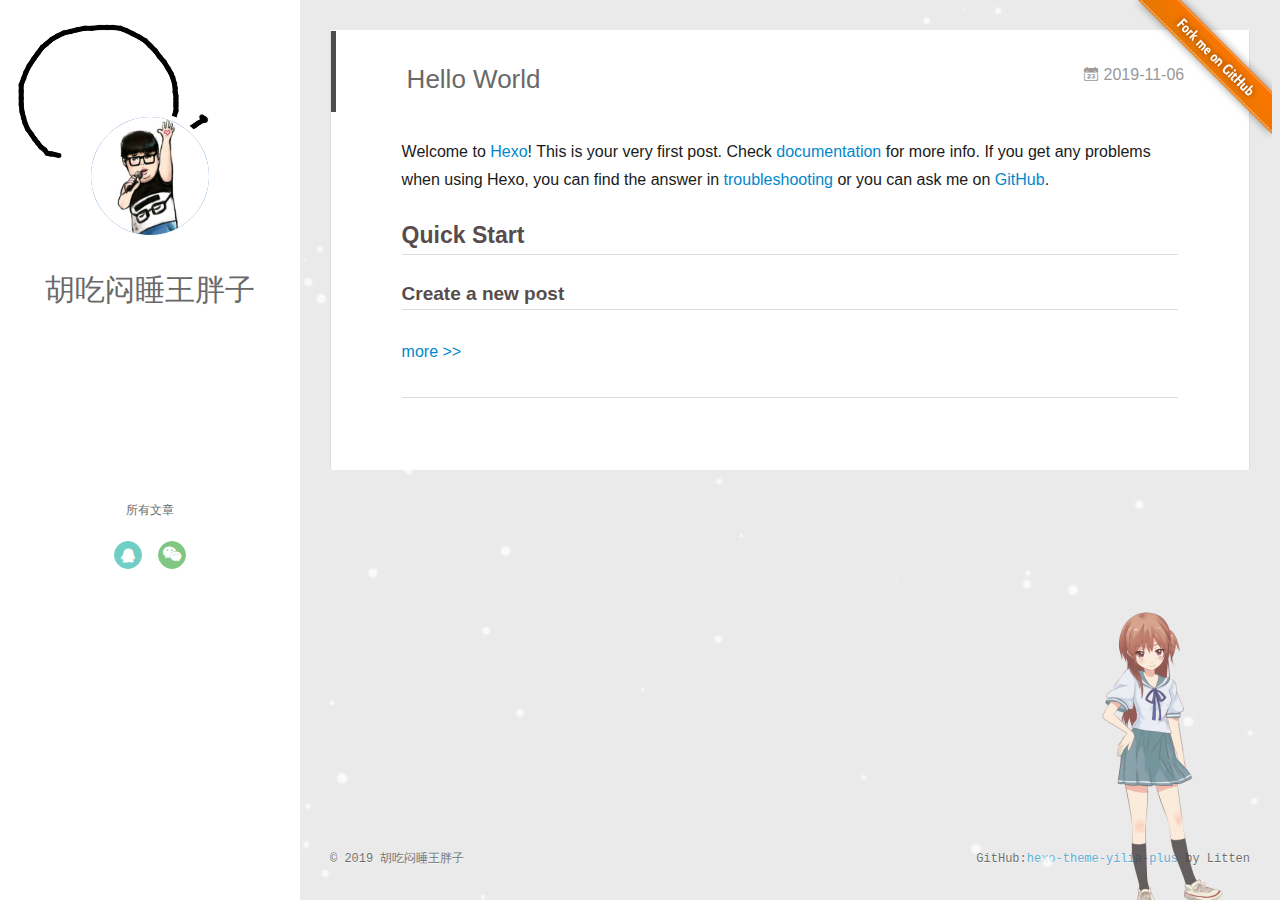
<file: index.html>
<!DOCTYPE html>
<html>
<head>
  <meta charset="utf-8">
  
  <meta name="renderer" content="webkit">
  <meta http-equiv="X-UA-Compatible" content="IE=edge" >
  <link rel="dns-prefetch" href="http://cptbtptp12138.xyz">
  <title>王胖子的Blog</title>
  <meta name="generator" content="hexo-theme-yilia-plus">
  <meta name="viewport" content="width=device-width, initial-scale=1, maximum-scale=1">
  
    
    <meta name="keywords" content="">
  
  <meta property="og:type" content="website">
<meta property="og:title" content="王胖子的Blog">
<meta property="og:url" content="http:&#x2F;&#x2F;cptbtptp12138.xyz&#x2F;index.html">
<meta property="og:site_name" content="王胖子的Blog">
<meta property="og:locale" content="zh_CN">
<meta name="twitter:card" content="summary">
  
    <link rel="alternative" href="/atom.xml" title="王胖子的Blog" type="application/atom+xml">
  
  
    <link rel="icon" href="/img/favicon.jpg">
  
  
    <link rel="apple-touch-icon" href="/apple-touch-icon-180x180.png">
  
  <link rel="stylesheet" type="text/css" href="/./main.826e88.css">
  <style type="text/css">
    
    #container.show {
      background: linear-gradient(200deg,#a0cfe4,#e8c37e);
    }
  </style>
  

  

  
    
 	  <script src="/lib/clickLove.js"></script>
  
  


  

</head>

<body>
  <div id="container" q-class="show:isCtnShow">
    <canvas id="anm-canvas" class="anm-canvas"></canvas>
    <div class="left-col" q-class="show:isShow">
      


<div class="overlay" style="background: #4d4d4d;background: url('/img/biubiubiu.gif') no-repeat ;"></div>
<div class="intrude-less">
	<header id="header" class="inner">
		<a href="/" class="profilepic">
			<img src="/img/head.jpg" class="js-avatar">
		</a>
		<hgroup>
		  <h1 class="header-author"><a href="/">胡吃闷睡王胖子</a></h1>
		</hgroup>
		

		<nav class="header-menu">
			<ul>
			
			</ul>
		</nav>
		<nav class="header-smart-menu">
    		
    			
    			<a q-on="click: openSlider(e, 'innerArchive')" href="javascript:void(0)" target="_blank" rel="noopener">所有文章</a>
    			
            
    			
            
    			
            
		</nav>
		<nav class="header-nav">
			<div class="social">
				
					<a class="qq" href="/img/qq2267690661.jpg" title="QQ" target="_blank"><i class="icon-qq"></i></a>
		        
					<a class="weixin" href="/img/weixin.png" title="微信" target="_blank"><i class="icon-weixin"></i></a>
		        
			</div>
		
		</nav>
	</header>		
</div>

    </div>
    <div class="mid-col" q-class="show:isShow,hide:isShow|isFalse">
      
      
      <a class="forkMe" style="position:absolute;z-index:999;top:0;right:0.5em" href="https://github.com/wangsy12138/wangsy12138.github.io"
        target="_blank"><img width="149" height="149" src="/img/forkme.png"
          class="attachment-full size-full" alt="Fork me on GitHub" data-recalc-dims="1"></a>
      
      
<nav id="mobile-nav">
  	<div class="overlay js-overlay" style="background: #4d4d4d"></div>
	<div class="btnctn js-mobile-btnctn">
  		<div class="slider-trigger list" q-on="click: openSlider(e)"><i class="icon icon-sort"></i></div>
	</div>
	<div class="intrude-less">
		<header id="header" class="inner">
			<div class="profilepic">
				<a href="/">
					<img src="/img/head.jpg" class="js-avatar">
				</a>
			</div>
			<hgroup>
			  <h1 class="header-author js-header-author">胡吃闷睡王胖子</h1>
			</hgroup>
			
			
			
			
			
			<nav class="header-nav">
				<div class="social">
					
						<a class="qq" target="_blank" href="/img/qq2267690661.jpg" title="QQ"><i class="icon-qq"></i></a>
			        
						<a class="weixin" target="_blank" href="/img/weixin.png" title="微信"><i class="icon-weixin"></i></a>
			        
				</div>
			</nav>

			<nav class="header-menu js-header-menu">
				<ul style="width: 50%">
				
				
				</ul>
			</nav>
		</header>				
	</div>
	<div class="mobile-mask" style="display:none" q-show="isShow"></div>
</nav>

      <div id="wrapper" class="body-wrap">
        <div class="menu-l">
          <div class="canvas-wrap">
            <canvas data-colors="#eaeaea" data-sectionHeight="100" data-contentId="js-content" id="myCanvas1"
              class="anm-canvas"></canvas>
          </div>
          <div id="js-content" class="content-ll">
            

  
    <article id="post-hello-world" class="article article-type-post  article-index" itemscope itemprop="blogPost">
  <div class="article-inner">
    
      <header class="article-header">
  
  
    <h1 itemprop="name">
	
	  <a class="article-title" href="/2019/11/06/hello-world/" target="_blank">Hello World</a>
  
    </h1>
  


  
  
<a href="/2019/11/06/hello-world/" class="archive-article-date">
        <time datetime="2019-11-06T00:27:34.555Z" itemprop="datePublished"><i class="icon-calendar icon"></i>2019-11-06</time>
</a>

  
  
    

  
  </header>
  
  <div class="article-entry" itemprop="articleBody">
    
    <p>Welcome to <a href="https://hexo.io/" target="_blank" rel="noopener">Hexo</a>! This is your very first post. Check <a href="https://hexo.io/docs/" target="_blank" rel="noopener">documentation</a> for more info. If you get any problems when using Hexo, you can find the answer in <a href="https://hexo.io/docs/troubleshooting.html" target="_blank" rel="noopener">troubleshooting</a> or you can ask me on <a href="https://github.com/hexojs/hexo/issues" target="_blank" rel="noopener">GitHub</a>.</p>
<h2 id="Quick-Start"><a href="#Quick-Start" class="headerlink" title="Quick Start"></a>Quick Start</h2><h3 id="Create-a-new-post"><a href="#Create-a-new-post" class="headerlink" title="Create a new post"></a>Create a new post</h3>
    
    <a class="article-more-a" href="/2019/11/06/hello-world/#more">more >></a>
    
    

    

    

  </div>
  <div class="article-info article-info-index">
    
    
    

    

    
    <div class="clearfix"></div>
  </div>
  </div>
</article>

<aside class="wrap-side-operation">
    <div class="mod-side-operation">
        
        <div class="jump-container" id="js-jump-container" style="display:none;">
            <a href="javascript:void(0)" target="_blank" rel="noopener" class="mod-side-operation__jump-to-top">
                <i class="icon-font icon-back"></i>
            </a>
            <div id="js-jump-plan-container" class="jump-plan-container" style="top: -11px;">
                <i class="icon-font icon-plane jump-plane"></i>
            </div>
        </div>
        
        
    </div>
</aside>




  
  


          </div>
        </div>
      </div>
      <footer id="footer">
  <div class="outer">
    <div id="footer-info">
    	<div class="footer-left">
    		&copy; 2019 胡吃闷睡王胖子
    	</div>
      	<div class="footer-right">
			
			
      		GitHub:<a href="https://github.com/JoeyBling/hexo-theme-yilia-plus" target="_blank">hexo-theme-yilia-plus</a> by Litten
      	</div>
    </div>
  </div>
  
  
	<script src="/lib/busuanzi.pure.js"></script>
	
  
  
	
	<span id="busuanzi_container_site_pv" style="display:none">
		本站总访问量<span id="busuanzi_value_site_pv"></span>次	
	        <span class="post-meta-divider" >|</span>
	</span>
  	<span id="busuanzi_container_site_uv" style='display:none'>
  		本站访客数<span id="busuanzi_value_site_uv"></span>人
  	</span>
  
</footer>

    </div>
    <script>
	var yiliaConfig = {
		mathjax: false,
		isHome: true,
		isPost: false,
		isArchive: false,
		isTag: false,
		isCategory: false,
		open_in_new: true,
		toc_hide_index: true,
		root: "/",
		innerArchive: true,
		showTags: true
	}
</script>

<script>!function(r){function e(t){if(i[t])return i[t].exports;var n=i[t]={exports:{},id:t,loaded:!1};return r[t].call(n.exports,n,n.exports,e),n.loaded=!0,n.exports}var i={};e.m=r,e.c=i,e.p="./",e(0)}([function(t,n,r){r(208),t.exports=r(205)},function(t,n,r){var d=r(3),y=r(46),g=r(26),b=r(27),x=r(47),m="prototype",S=function(t,n,r){var e,i,o,u,c=t&S.F,f=t&S.G,a=t&S.S,s=t&S.P,l=t&S.B,h=f?d:a?d[n]||(d[n]={}):(d[n]||{})[m],v=f?y:y[n]||(y[n]={}),p=v[m]||(v[m]={});for(e in f&&(r=n),r)o=((i=!c&&h&&void 0!==h[e])?h:r)[e],u=l&&i?x(o,d):s&&"function"==typeof o?x(Function.call,o):o,h&&b(h,e,o,t&S.U),v[e]!=o&&g(v,e,u),s&&p[e]!=o&&(p[e]=o)};d.core=y,S.F=1,S.G=2,S.S=4,S.P=8,S.B=16,S.W=32,S.U=64,S.R=128,t.exports=S},function(t,n,r){var e=r(5);t.exports=function(t){if(!e(t))throw TypeError(t+" is not an object!");return t}},function(t,n){var r=t.exports="undefined"!=typeof window&&window.Math==Math?window:"undefined"!=typeof self&&self.Math==Math?self:Function("return this")();"number"==typeof __g&&(__g=r)},function(t,n){t.exports=function(t){try{return!!t()}catch(t){return!0}}},function(t,n){t.exports=function(t){return"object"==typeof t?null!==t:"function"==typeof t}},function(t,n){var r=t.exports="undefined"!=typeof window&&window.Math==Math?window:"undefined"!=typeof self&&self.Math==Math?self:Function("return this")();"number"==typeof __g&&(__g=r)},function(t,n,r){var e=r(118)("wks"),i=r(79),o=r(3).Symbol,u="function"==typeof o;(t.exports=function(t){return e[t]||(e[t]=u&&o[t]||(u?o:i)("Symbol."+t))}).store=e},function(t,n,r){var e=r(49),i=Math.min;t.exports=function(t){return 0<t?i(e(t),9007199254740991):0}},function(t,n){var r={}.hasOwnProperty;t.exports=function(t,n){return r.call(t,n)}},function(t,n,r){t.exports=!r(4)(function(){return 7!=Object.defineProperty({},"a",{get:function(){return 7}}).a})},function(t,n,r){var e=r(2),i=r(174),o=r(53),u=Object.defineProperty;n.f=r(10)?Object.defineProperty:function(t,n,r){if(e(t),n=o(n,!0),e(r),i)try{return u(t,n,r)}catch(t){}if("get"in r||"set"in r)throw TypeError("Accessors not supported!");return"value"in r&&(t[n]=r.value),t}},function(t,n,r){t.exports=!r(20)(function(){return 7!=Object.defineProperty({},"a",{get:function(){return 7}}).a})},function(t,n,r){var e=r(14),i=r(24);t.exports=r(12)?function(t,n,r){return e.f(t,n,i(1,r))}:function(t,n,r){return t[n]=r,t}},function(t,n,r){var e=r(22),i=r(60),o=r(42),u=Object.defineProperty;n.f=r(12)?Object.defineProperty:function(t,n,r){if(e(t),n=o(n,!0),e(r),i)try{return u(t,n,r)}catch(t){}if("get"in r||"set"in r)throw TypeError("Accessors not supported!");return"value"in r&&(t[n]=r.value),t}},function(t,n,r){var e=r(96),i=r(34);t.exports=function(t){return e(i(t))}},function(t,n,r){var e=r(40)("wks"),i=r(25),o=r(6).Symbol,u="function"==typeof o;(t.exports=function(t){return e[t]||(e[t]=u&&o[t]||(u?o:i)("Symbol."+t))}).store=e},function(t,n,r){var e=r(51);t.exports=function(t){return Object(e(t))}},function(t,n){t.exports=function(t){return"object"==typeof t?null!==t:"function"==typeof t}},function(t,n){var r=t.exports={version:"2.6.9"};"number"==typeof __e&&(__e=r)},function(t,n){t.exports=function(t){try{return!!t()}catch(t){return!0}}},function(t,n){t.exports=function(t){if("function"!=typeof t)throw TypeError(t+" is not a function!");return t}},function(t,n,r){var e=r(18);t.exports=function(t){if(!e(t))throw TypeError(t+" is not an object!");return t}},function(t,n){t.exports=!0},function(t,n){t.exports=function(t,n){return{enumerable:!(1&t),configurable:!(2&t),writable:!(4&t),value:n}}},function(t,n){var r=0,e=Math.random();t.exports=function(t){return"Symbol(".concat(void 0===t?"":t,")_",(++r+e).toString(36))}},function(t,n,r){var e=r(11),i=r(75);t.exports=r(10)?function(t,n,r){return e.f(t,n,i(1,r))}:function(t,n,r){return t[n]=r,t}},function(t,n,r){var o=r(3),u=r(26),c=r(30),f=r(79)("src"),e=r(219),i="toString",a=(""+e).split(i);r(46).inspectSource=function(t){return e.call(t)},(t.exports=function(t,n,r,e){var i="function"==typeof r;i&&(c(r,"name")||u(r,"name",n)),t[n]!==r&&(i&&(c(r,f)||u(r,f,t[n]?""+t[n]:a.join(String(n)))),t===o?t[n]=r:e?t[n]?t[n]=r:u(t,n,r):(delete t[n],u(t,n,r)))})(Function.prototype,i,function(){return"function"==typeof this&&this[f]||e.call(this)})},function(t,n,r){var e=r(1),i=r(4),u=r(51),c=/"/g,o=function(t,n,r,e){var i=String(u(t)),o="<"+n;return""!==r&&(o+=" "+r+'="'+String(e).replace(c,"&quot;")+'"'),o+">"+i+"</"+n+">"};t.exports=function(n,t){var r={};r[n]=t(o),e(e.P+e.F*i(function(){var t=""[n]('"');return t!==t.toLowerCase()||3<t.split('"').length}),"String",r)}},function(t,n,r){var e=r(65),i=r(35);t.exports=Object.keys||function(t){return e(t,i)}},function(t,n){var r={}.hasOwnProperty;t.exports=function(t,n){return r.call(t,n)}},function(t,n,r){var e=r(117),i=r(75),o=r(33),u=r(53),c=r(30),f=r(174),a=Object.getOwnPropertyDescriptor;n.f=r(10)?a:function(t,n){if(t=o(t),n=u(n,!0),f)try{return a(t,n)}catch(t){}if(c(t,n))return i(!e.f.call(t,n),t[n])}},function(t,n,r){var e=r(30),i=r(17),o=r(154)("IE_PROTO"),u=Object.prototype;t.exports=Object.getPrototypeOf||function(t){return t=i(t),e(t,o)?t[o]:"function"==typeof t.constructor&&t instanceof t.constructor?t.constructor.prototype:t instanceof Object?u:null}},function(t,n,r){var e=r(116),i=r(51);t.exports=function(t){return e(i(t))}},function(t,n){t.exports=function(t){if(null==t)throw TypeError("Can't call method on  "+t);return t}},function(t,n){t.exports="constructor,hasOwnProperty,isPrototypeOf,propertyIsEnumerable,toLocaleString,toString,valueOf".split(",")},function(t,n){t.exports={}},function(t,n){n.f={}.propertyIsEnumerable},function(t,n,r){var e=r(14).f,i=r(9),o=r(16)("toStringTag");t.exports=function(t,n,r){t&&!i(t=r?t:t.prototype,o)&&e(t,o,{configurable:!0,value:n})}},function(t,n,r){var e=r(40)("keys"),i=r(25);t.exports=function(t){return e[t]||(e[t]=i(t))}},function(t,n,r){var e=r(19),i=r(6),o="__core-js_shared__",u=i[o]||(i[o]={});(t.exports=function(t,n){return u[t]||(u[t]=void 0!==n?n:{})})("versions",[]).push({version:e.version,mode:r(23)?"pure":"global",copyright:"© 2019 Denis Pushkarev (zloirock.ru)"})},function(t,n){var r=Math.ceil,e=Math.floor;t.exports=function(t){return isNaN(t=+t)?0:(0<t?e:r)(t)}},function(t,n,r){var i=r(18);t.exports=function(t,n){if(!i(t))return t;var r,e;if(n&&"function"==typeof(r=t.toString)&&!i(e=r.call(t)))return e;if("function"==typeof(r=t.valueOf)&&!i(e=r.call(t)))return e;if(!n&&"function"==typeof(r=t.toString)&&!i(e=r.call(t)))return e;throw TypeError("Can't convert object to primitive value")}},function(t,n,r){var e=r(6),i=r(19),o=r(23),u=r(44),c=r(14).f;t.exports=function(t){var n=i.Symbol||(i.Symbol=o?{}:e.Symbol||{});"_"==t.charAt(0)||t in n||c(n,t,{value:u.f(t)})}},function(t,n,r){n.f=r(16)},function(t,n){var r={}.toString;t.exports=function(t){return r.call(t).slice(8,-1)}},function(t,n){var r=t.exports={version:"2.6.9"};"number"==typeof __e&&(__e=r)},function(t,n,r){var o=r(21);t.exports=function(e,i,t){if(o(e),void 0===i)return e;switch(t){case 1:return function(t){return e.call(i,t)};case 2:return function(t,n){return e.call(i,t,n)};case 3:return function(t,n,r){return e.call(i,t,n,r)}}return function(){return e.apply(i,arguments)}}},function(t,n,r){"use strict";var e=r(4);t.exports=function(t,n){return!!t&&e(function(){n?t.call(null,function(){},1):t.call(null)})}},function(t,n){var r=Math.ceil,e=Math.floor;t.exports=function(t){return isNaN(t=+t)?0:(0<t?e:r)(t)}},function(t,n,r){var x=r(47),m=r(116),S=r(17),w=r(8),e=r(138);t.exports=function(l,t){var h=1==l,v=2==l,p=3==l,d=4==l,y=6==l,g=5==l||y,b=t||e;return function(t,n,r){for(var e,i,o=S(t),u=m(o),c=x(n,r,3),f=w(u.length),a=0,s=h?b(t,f):v?b(t,0):void 0;a<f;a++)if((g||a in u)&&(i=c(e=u[a],a,o),l))if(h)s[a]=i;else if(i)switch(l){case 3:return!0;case 5:return e;case 6:return a;case 2:s.push(e)}else if(d)return!1;return y?-1:p||d?d:s}}},function(t,n){t.exports=function(t){if(null==t)throw TypeError("Can't call method on  "+t);return t}},function(t,n,r){var i=r(1),o=r(46),u=r(4);t.exports=function(t,n){var r=(o.Object||{})[t]||Object[t],e={};e[t]=n(r),i(i.S+i.F*u(function(){r(1)}),"Object",e)}},function(t,n,r){var i=r(5);t.exports=function(t,n){if(!i(t))return t;var r,e;if(n&&"function"==typeof(r=t.toString)&&!i(e=r.call(t)))return e;if("function"==typeof(r=t.valueOf)&&!i(e=r.call(t)))return e;if(!n&&"function"==typeof(r=t.toString)&&!i(e=r.call(t)))return e;throw TypeError("Can't convert object to primitive value")}},function(t,n,r){var d=r(6),y=r(19),g=r(93),b=r(13),x=r(9),m="prototype",S=function(t,n,r){var e,i,o,u=t&S.F,c=t&S.G,f=t&S.S,a=t&S.P,s=t&S.B,l=t&S.W,h=c?y:y[n]||(y[n]={}),v=h[m],p=c?d:f?d[n]:(d[n]||{})[m];for(e in c&&(r=n),r)(i=!u&&p&&void 0!==p[e])&&x(h,e)||(o=i?p[e]:r[e],h[e]=c&&"function"!=typeof p[e]?r[e]:s&&i?g(o,d):l&&p[e]==o?function(e){var t=function(t,n,r){if(this instanceof e){switch(arguments.length){case 0:return new e;case 1:return new e(t);case 2:return new e(t,n)}return new e(t,n,r)}return e.apply(this,arguments)};return t[m]=e[m],t}(o):a&&"function"==typeof o?g(Function.call,o):o,a&&((h.virtual||(h.virtual={}))[e]=o,t&S.R&&v&&!v[e]&&b(v,e,o)))};S.F=1,S.G=2,S.S=4,S.P=8,S.B=16,S.W=32,S.U=64,S.R=128,t.exports=S},function(t,n,r){var e=r(34);t.exports=function(t){return Object(e(t))}},function(t,n,r){var o=r(196),e=r(1),i=r(118)("metadata"),u=i.store||(i.store=new(r(200))),c=function(t,n,r){var e=u.get(t);if(!e){if(!r)return;u.set(t,e=new o)}var i=e.get(n);if(!i){if(!r)return;e.set(n,i=new o)}return i};t.exports={store:u,map:c,has:function(t,n,r){var e=c(n,r,!1);return void 0!==e&&e.has(t)},get:function(t,n,r){var e=c(n,r,!1);return void 0===e?void 0:e.get(t)},set:function(t,n,r,e){c(r,e,!0).set(t,n)},keys:function(t,n){var r=c(t,n,!1),e=[];return r&&r.forEach(function(t,n){e.push(n)}),e},key:function(t){return void 0===t||"symbol"==typeof t?t:String(t)},exp:function(t){e(e.S,"Reflect",t)}}},function(t,n,r){"use strict";if(r(10)){var g=r(68),b=r(3),x=r(4),m=r(1),S=r(132),e=r(159),h=r(47),w=r(70),i=r(75),_=r(26),o=r(76),u=r(49),O=r(8),E=r(194),c=r(78),f=r(53),a=r(30),M=r(81),P=r(5),v=r(17),p=r(145),j=r(72),F=r(32),A=r(73).f,d=r(161),s=r(79),l=r(7),y=r(50),I=r(120),L=r(119),N=r(162),T=r(82),k=r(125),R=r(77),C=r(137),D=r(166),G=r(11),W=r(31),U=G.f,V=W.f,B=b.RangeError,q=b.TypeError,z=b.Uint8Array,K="ArrayBuffer",H="Shared"+K,J="BYTES_PER_ELEMENT",$="prototype",Y=Array[$],X=e.ArrayBuffer,Q=e.DataView,Z=y(0),tt=y(2),nt=y(3),rt=y(4),et=y(5),it=y(6),ot=I(!0),ut=I(!1),ct=N.values,ft=N.keys,at=N.entries,st=Y.lastIndexOf,lt=Y.reduce,ht=Y.reduceRight,vt=Y.join,pt=Y.sort,dt=Y.slice,yt=Y.toString,gt=Y.toLocaleString,bt=l("iterator"),xt=l("toStringTag"),mt=s("typed_constructor"),St=s("def_constructor"),wt=S.CONSTR,_t=S.TYPED,Ot=S.VIEW,Et="Wrong length!",Mt=y(1,function(t,n){return It(L(t,t[St]),n)}),Pt=x(function(){return 1===new z(new Uint16Array([1]).buffer)[0]}),jt=!!z&&!!z[$].set&&x(function(){new z(1).set({})}),Ft=function(t,n){var r=u(t);if(r<0||r%n)throw B("Wrong offset!");return r},At=function(t){if(P(t)&&_t in t)return t;throw q(t+" is not a typed array!")},It=function(t,n){if(!(P(t)&&mt in t))throw q("It is not a typed array constructor!");return new t(n)},Lt=function(t,n){return Nt(L(t,t[St]),n)},Nt=function(t,n){for(var r=0,e=n.length,i=It(t,e);r<e;)i[r]=n[r++];return i},Tt=function(t,n,r){U(t,n,{get:function(){return this._d[r]}})},kt=function(t){var n,r,e,i,o,u,c=v(t),f=arguments.length,a=1<f?arguments[1]:void 0,s=void 0!==a,l=d(c);if(null!=l&&!p(l)){for(u=l.call(c),e=[],n=0;!(o=u.next()).done;n++)e.push(o.value);c=e}for(s&&2<f&&(a=h(a,arguments[2],2)),n=0,r=O(c.length),i=It(this,r);n<r;n++)i[n]=s?a(c[n],n):c[n];return i},Rt=function(){for(var t=0,n=arguments.length,r=It(this,n);t<n;)r[t]=arguments[t++];return r},Ct=!!z&&x(function(){gt.call(new z(1))}),Dt=function(){return gt.apply(Ct?dt.call(At(this)):At(this),arguments)},Gt={copyWithin:function(t,n){return D.call(At(this),t,n,2<arguments.length?arguments[2]:void 0)},every:function(t){return rt(At(this),t,1<arguments.length?arguments[1]:void 0)},fill:function(t){return C.apply(At(this),arguments)},filter:function(t){return Lt(this,tt(At(this),t,1<arguments.length?arguments[1]:void 0))},find:function(t){return et(At(this),t,1<arguments.length?arguments[1]:void 0)},findIndex:function(t){return it(At(this),t,1<arguments.length?arguments[1]:void 0)},forEach:function(t){Z(At(this),t,1<arguments.length?arguments[1]:void 0)},indexOf:function(t){return ut(At(this),t,1<arguments.length?arguments[1]:void 0)},includes:function(t){return ot(At(this),t,1<arguments.length?arguments[1]:void 0)},join:function(t){return vt.apply(At(this),arguments)},lastIndexOf:function(t){return st.apply(At(this),arguments)},map:function(t){return Mt(At(this),t,1<arguments.length?arguments[1]:void 0)},reduce:function(t){return lt.apply(At(this),arguments)},reduceRight:function(t){return ht.apply(At(this),arguments)},reverse:function(){for(var t,n=this,r=At(n).length,e=Math.floor(r/2),i=0;i<e;)t=n[i],n[i++]=n[--r],n[r]=t;return n},some:function(t){return nt(At(this),t,1<arguments.length?arguments[1]:void 0)},sort:function(t){return pt.call(At(this),t)},subarray:function(t,n){var r=At(this),e=r.length,i=c(t,e);return new(L(r,r[St]))(r.buffer,r.byteOffset+i*r.BYTES_PER_ELEMENT,O((void 0===n?e:c(n,e))-i))}},Wt=function(t,n){return Lt(this,dt.call(At(this),t,n))},Ut=function(t){At(this);var n=Ft(arguments[1],1),r=this.length,e=v(t),i=O(e.length),o=0;if(r<i+n)throw B(Et);for(;o<i;)this[n+o]=e[o++]},Vt={entries:function(){return at.call(At(this))},keys:function(){return ft.call(At(this))},values:function(){return ct.call(At(this))}},Bt=function(t,n){return P(t)&&t[_t]&&"symbol"!=typeof n&&n in t&&String(+n)==String(n)},qt=function(t,n){return Bt(t,n=f(n,!0))?i(2,t[n]):V(t,n)},zt=function(t,n,r){return!(Bt(t,n=f(n,!0))&&P(r)&&a(r,"value"))||a(r,"get")||a(r,"set")||r.configurable||a(r,"writable")&&!r.writable||a(r,"enumerable")&&!r.enumerable?U(t,n,r):(t[n]=r.value,t)};wt||(W.f=qt,G.f=zt),m(m.S+m.F*!wt,"Object",{getOwnPropertyDescriptor:qt,defineProperty:zt}),x(function(){yt.call({})})&&(yt=gt=function(){return vt.call(this)});var Kt=o({},Gt);o(Kt,Vt),_(Kt,bt,Vt.values),o(Kt,{slice:Wt,set:Ut,constructor:function(){},toString:yt,toLocaleString:Dt}),Tt(Kt,"buffer","b"),Tt(Kt,"byteOffset","o"),Tt(Kt,"byteLength","l"),Tt(Kt,"length","e"),U(Kt,xt,{get:function(){return this[_t]}}),t.exports=function(t,l,n,o){var h=t+((o=!!o)?"Clamped":"")+"Array",r="get"+t,u="set"+t,v=b[h],c=v||{},e=v&&F(v),i=!v||!S.ABV,f={},a=v&&v[$],p=function(t,i){U(t,i,{get:function(){return t=i,(n=this._d).v[r](t*l+n.o,Pt);var t,n},set:function(t){return n=i,r=t,e=this._d,o&&(r=(r=Math.round(r))<0?0:255<r?255:255&r),void e.v[u](n*l+e.o,r,Pt);var n,r,e},enumerable:!0})};i?(v=n(function(t,n,r,e){w(t,v,h,"_d");var i,o,u,c,f=0,a=0;if(P(n)){if(!(n instanceof X||(c=M(n))==K||c==H))return _t in n?Nt(v,n):kt.call(v,n);i=n,a=Ft(r,l);var s=n.byteLength;if(void 0===e){if(s%l)throw B(Et);if((o=s-a)<0)throw B(Et)}else if(s<(o=O(e)*l)+a)throw B(Et);u=o/l}else u=E(n),i=new X(o=u*l);for(_(t,"_d",{b:i,o:a,l:o,e:u,v:new Q(i)});f<u;)p(t,f++)}),a=v[$]=j(Kt),_(a,"constructor",v)):x(function(){v(1)})&&x(function(){new v(-1)})&&k(function(t){new v,new v(null),new v(1.5),new v(t)},!0)||(v=n(function(t,n,r,e){var i;return w(t,v,h),P(n)?n instanceof X||(i=M(n))==K||i==H?void 0!==e?new c(n,Ft(r,l),e):void 0!==r?new c(n,Ft(r,l)):new c(n):_t in n?Nt(v,n):kt.call(v,n):new c(E(n))}),Z(e!==Function.prototype?A(c).concat(A(e)):A(c),function(t){t in v||_(v,t,c[t])}),v[$]=a,g||(a.constructor=v));var s=a[bt],d=!!s&&("values"==s.name||null==s.name),y=Vt.values;_(v,mt,!0),_(a,_t,h),_(a,Ot,!0),_(a,St,v),(o?new v(1)[xt]==h:xt in a)||U(a,xt,{get:function(){return h}}),f[h]=v,m(m.G+m.W+m.F*(v!=c),f),m(m.S,h,{BYTES_PER_ELEMENT:l}),m(m.S+m.F*x(function(){c.of.call(v,1)}),h,{from:kt,of:Rt}),J in a||_(a,J,l),m(m.P,h,Gt),R(h),m(m.P+m.F*jt,h,{set:Ut}),m(m.P+m.F*!d,h,Vt),g||a.toString==yt||(a.toString=yt),m(m.P+m.F*x(function(){new v(1).slice()}),h,{slice:Wt}),m(m.P+m.F*(x(function(){return[1,2].toLocaleString()!=new v([1,2]).toLocaleString()})||!x(function(){a.toLocaleString.call([1,2])})),h,{toLocaleString:Dt}),T[h]=d?s:y,g||d||_(a,bt,y)}}else t.exports=function(){}},function(t,n){var r={}.toString;t.exports=function(t){return r.call(t).slice(8,-1)}},function(t,n,r){var e=r(18),i=r(6).document,o=e(i)&&e(i.createElement);t.exports=function(t){return o?i.createElement(t):{}}},function(t,n,r){t.exports=!r(12)&&!r(20)(function(){return 7!=Object.defineProperty(r(59)("div"),"a",{get:function(){return 7}}).a})},function(t,n,r){"use strict";var x=r(23),m=r(54),S=r(66),w=r(13),_=r(36),O=r(98),E=r(38),M=r(104),P=r(16)("iterator"),j=!([].keys&&"next"in[].keys()),F="values",A=function(){return this};t.exports=function(t,n,r,e,i,o,u){O(r,n,e);var c,f,a,s=function(t){if(!j&&t in p)return p[t];switch(t){case"keys":case F:return function(){return new r(this,t)}}return function(){return new r(this,t)}},l=n+" Iterator",h=i==F,v=!1,p=t.prototype,d=p[P]||p["@@iterator"]||i&&p[i],y=d||s(i),g=i?h?s("entries"):y:void 0,b="Array"==n&&p.entries||d;if(b&&((a=M(b.call(new t)))!==Object.prototype&&a.next&&(E(a,l,!0),x||"function"==typeof a[P]||w(a,P,A))),h&&d&&d.name!==F&&(v=!0,y=function(){return d.call(this)}),x&&!u||!j&&!v&&p[P]||w(p,P,y),_[n]=y,_[l]=A,i)if(c={values:h?y:s(F),keys:o?y:s("keys"),entries:g},u)for(f in c)f in p||S(p,f,c[f]);else m(m.P+m.F*(j||v),n,c);return c}},function(t,n,e){var i=e(22),o=e(101),u=e(35),c=e(39)("IE_PROTO"),f=function(){},a="prototype",s=function(){var t,n=e(59)("iframe"),r=u.length;for(n.style.display="none",e(95).appendChild(n),n.src="javascript:",(t=n.contentWindow.document).open(),t.write("<script>document.F=Object<\/script>"),t.close(),s=t.F;r--;)delete s[a][u[r]];return s()};t.exports=Object.create||function(t,n){var r;return null!==t?(f[a]=i(t),r=new f,f[a]=null,r[c]=t):r=s(),void 0===n?r:o(r,n)}},function(t,n,r){var e=r(65),i=r(35).concat("length","prototype");n.f=Object.getOwnPropertyNames||function(t){return e(t,i)}},function(t,n){n.f=Object.getOwnPropertySymbols},function(t,n,r){var u=r(9),c=r(15),f=r(92)(!1),a=r(39)("IE_PROTO");t.exports=function(t,n){var r,e=c(t),i=0,o=[];for(r in e)r!=a&&u(e,r)&&o.push(r);for(;n.length>i;)u(e,r=n[i++])&&(~f(o,r)||o.push(r));return o}},function(t,n,r){t.exports=r(13)},function(t,n,r){var e=r(7)("unscopables"),i=Array.prototype;null==i[e]&&r(26)(i,e,{}),t.exports=function(t){i[e][t]=!0}},function(t,n){t.exports=!1},function(t,n,r){var e=r(79)("meta"),i=r(5),o=r(30),u=r(11).f,c=0,f=Object.isExtensible||function(){return!0},a=!r(4)(function(){return f(Object.preventExtensions({}))}),s=function(t){u(t,e,{value:{i:"O"+ ++c,w:{}}})},l=t.exports={KEY:e,NEED:!1,fastKey:function(t,n){if(!i(t))return"symbol"==typeof t?t:("string"==typeof t?"S":"P")+t;if(!o(t,e)){if(!f(t))return"F";if(!n)return"E";s(t)}return t[e].i},getWeak:function(t,n){if(!o(t,e)){if(!f(t))return!0;if(!n)return!1;s(t)}return t[e].w},onFreeze:function(t){return a&&l.NEED&&f(t)&&!o(t,e)&&s(t),t}}},function(t,n){t.exports=function(t,n,r,e){if(!(t instanceof n)||void 0!==e&&e in t)throw TypeError(r+": incorrect invocation!");return t}},function(t,n,r){var h=r(47),v=r(177),p=r(145),d=r(2),y=r(8),g=r(161),b={},x={};(n=t.exports=function(t,n,r,e,i){var o,u,c,f,a=i?function(){return t}:g(t),s=h(r,e,n?2:1),l=0;if("function"!=typeof a)throw TypeError(t+" is not iterable!");if(p(a)){for(o=y(t.length);l<o;l++)if((f=n?s(d(u=t[l])[0],u[1]):s(t[l]))===b||f===x)return f}else for(c=a.call(t);!(u=c.next()).done;)if((f=v(c,s,u.value,n))===b||f===x)return f}).BREAK=b,n.RETURN=x},function(t,n,e){var i=e(2),o=e(183),u=e(141),c=e(154)("IE_PROTO"),f=function(){},a="prototype",s=function(){var t,n=e(140)("iframe"),r=u.length;for(n.style.display="none",e(143).appendChild(n),n.src="javascript:",(t=n.contentWindow.document).open(),t.write("<script>document.F=Object<\/script>"),t.close(),s=t.F;r--;)delete s[a][u[r]];return s()};t.exports=Object.create||function(t,n){var r;return null!==t?(f[a]=i(t),r=new f,f[a]=null,r[c]=t):r=s(),void 0===n?r:o(r,n)}},function(t,n,r){var e=r(185),i=r(141).concat("length","prototype");n.f=Object.getOwnPropertyNames||function(t){return e(t,i)}},function(t,n,r){var e=r(185),i=r(141);t.exports=Object.keys||function(t){return e(t,i)}},function(t,n){t.exports=function(t,n){return{enumerable:!(1&t),configurable:!(2&t),writable:!(4&t),value:n}}},function(t,n,r){var i=r(27);t.exports=function(t,n,r){for(var e in n)i(t,e,n[e],r);return t}},function(t,n,r){"use strict";var e=r(3),i=r(11),o=r(10),u=r(7)("species");t.exports=function(t){var n=e[t];o&&n&&!n[u]&&i.f(n,u,{configurable:!0,get:function(){return this}})}},function(t,n,r){var e=r(49),i=Math.max,o=Math.min;t.exports=function(t,n){return(t=e(t))<0?i(t+n,0):o(t,n)}},function(t,n){var r=0,e=Math.random();t.exports=function(t){return"Symbol(".concat(void 0===t?"":t,")_",(++r+e).toString(36))}},function(t,n,r){var e=r(5);t.exports=function(t,n){if(!e(t)||t._t!==n)throw TypeError("Incompatible receiver, "+n+" required!");return t}},function(t,n,r){var i=r(45),o=r(7)("toStringTag"),u="Arguments"==i(function(){return arguments}());t.exports=function(t){var n,r,e;return void 0===t?"Undefined":null===t?"Null":"string"==typeof(r=function(t,n){try{return t[n]}catch(t){}}(n=Object(t),o))?r:u?i(n):"Object"==(e=i(n))&&"function"==typeof n.callee?"Arguments":e}},function(t,n){t.exports={}},function(t,n,r){var e=r(11).f,i=r(30),o=r(7)("toStringTag");t.exports=function(t,n,r){t&&!i(t=r?t:t.prototype,o)&&e(t,o,{configurable:!0,value:n})}},function(t,n,r){var u=r(1),e=r(51),c=r(4),f=r(157),i="["+f+"]",o=RegExp("^"+i+i+"*"),a=RegExp(i+i+"*$"),s=function(t,n,r){var e={},i=c(function(){return!!f[t]()||"​"!="​"[t]()}),o=e[t]=i?n(l):f[t];r&&(e[r]=o),u(u.P+u.F*i,"String",e)},l=s.trim=function(t,n){return t=String(e(t)),1&n&&(t=t.replace(o,"")),2&n&&(t=t.replace(a,"")),t};t.exports=s},function(t,n,r){t.exports={default:r(88),__esModule:!0}},function(t,n,r){t.exports={default:r(89),__esModule:!0}},function(t,n,r){"use strict";function e(t){return t&&t.__esModule?t:{default:t}}n.__esModule=!0;var i=e(r(86)),o=e(r(85)),u="function"==typeof o.default&&"symbol"==typeof i.default?function(t){return typeof t}:function(t){return t&&"function"==typeof o.default&&t.constructor===o.default&&t!==o.default.prototype?"symbol":typeof t};n.default="function"==typeof o.default&&"symbol"===u(i.default)?function(t){return void 0===t?"undefined":u(t)}:function(t){return t&&"function"==typeof o.default&&t.constructor===o.default&&t!==o.default.prototype?"symbol":void 0===t?"undefined":u(t)}},function(t,n,r){r(111),r(109),r(112),r(113),t.exports=r(19).Symbol},function(t,n,r){r(110),r(114),t.exports=r(44).f("iterator")},function(t,n){t.exports=function(t){if("function"!=typeof t)throw TypeError(t+" is not a function!");return t}},function(t,n){t.exports=function(){}},function(t,n,r){var f=r(15),a=r(107),s=r(106);t.exports=function(c){return function(t,n,r){var e,i=f(t),o=a(i.length),u=s(r,o);if(c&&n!=n){for(;u<o;)if((e=i[u++])!=e)return!0}else for(;u<o;u++)if((c||u in i)&&i[u]===n)return c||u||0;return!c&&-1}}},function(t,n,r){var o=r(90);t.exports=function(e,i,t){if(o(e),void 0===i)return e;switch(t){case 1:return function(t){return e.call(i,t)};case 2:return function(t,n){return e.call(i,t,n)};case 3:return function(t,n,r){return e.call(i,t,n,r)}}return function(){return e.apply(i,arguments)}}},function(t,n,r){var c=r(29),f=r(64),a=r(37);t.exports=function(t){var n=c(t),r=f.f;if(r)for(var e,i=r(t),o=a.f,u=0;i.length>u;)o.call(t,e=i[u++])&&n.push(e);return n}},function(t,n,r){var e=r(6).document;t.exports=e&&e.documentElement},function(t,n,r){var e=r(58);t.exports=Object("z").propertyIsEnumerable(0)?Object:function(t){return"String"==e(t)?t.split(""):Object(t)}},function(t,n,r){var e=r(58);t.exports=Array.isArray||function(t){return"Array"==e(t)}},function(t,n,r){"use strict";var e=r(62),i=r(24),o=r(38),u={};r(13)(u,r(16)("iterator"),function(){return this}),t.exports=function(t,n,r){t.prototype=e(u,{next:i(1,r)}),o(t,n+" Iterator")}},function(t,n){t.exports=function(t,n){return{value:n,done:!!t}}},function(t,n,r){var e=r(25)("meta"),i=r(18),o=r(9),u=r(14).f,c=0,f=Object.isExtensible||function(){return!0},a=!r(20)(function(){return f(Object.preventExtensions({}))}),s=function(t){u(t,e,{value:{i:"O"+ ++c,w:{}}})},l=t.exports={KEY:e,NEED:!1,fastKey:function(t,n){if(!i(t))return"symbol"==typeof t?t:("string"==typeof t?"S":"P")+t;if(!o(t,e)){if(!f(t))return"F";if(!n)return"E";s(t)}return t[e].i},getWeak:function(t,n){if(!o(t,e)){if(!f(t))return!0;if(!n)return!1;s(t)}return t[e].w},onFreeze:function(t){return a&&l.NEED&&f(t)&&!o(t,e)&&s(t),t}}},function(t,n,r){var u=r(14),c=r(22),f=r(29);t.exports=r(12)?Object.defineProperties:function(t,n){c(t);for(var r,e=f(n),i=e.length,o=0;o<i;)u.f(t,r=e[o++],n[r]);return t}},function(t,n,r){var e=r(37),i=r(24),o=r(15),u=r(42),c=r(9),f=r(60),a=Object.getOwnPropertyDescriptor;n.f=r(12)?a:function(t,n){if(t=o(t),n=u(n,!0),f)try{return a(t,n)}catch(t){}if(c(t,n))return i(!e.f.call(t,n),t[n])}},function(t,n,r){var e=r(15),i=r(63).f,o={}.toString,u="object"==typeof window&&window&&Object.getOwnPropertyNames?Object.getOwnPropertyNames(window):[];t.exports.f=function(t){return u&&"[object Window]"==o.call(t)?function(t){try{return i(t)}catch(t){return u.slice()}}(t):i(e(t))}},function(t,n,r){var e=r(9),i=r(55),o=r(39)("IE_PROTO"),u=Object.prototype;t.exports=Object.getPrototypeOf||function(t){return t=i(t),e(t,o)?t[o]:"function"==typeof t.constructor&&t instanceof t.constructor?t.constructor.prototype:t instanceof Object?u:null}},function(t,n,r){var f=r(41),a=r(34);t.exports=function(c){return function(t,n){var r,e,i=String(a(t)),o=f(n),u=i.length;return o<0||u<=o?c?"":void 0:(r=i.charCodeAt(o))<55296||56319<r||o+1===u||(e=i.charCodeAt(o+1))<56320||57343<e?c?i.charAt(o):r:c?i.slice(o,o+2):e-56320+(r-55296<<10)+65536}}},function(t,n,r){var e=r(41),i=Math.max,o=Math.min;t.exports=function(t,n){return(t=e(t))<0?i(t+n,0):o(t,n)}},function(t,n,r){var e=r(41),i=Math.min;t.exports=function(t){return 0<t?i(e(t),9007199254740991):0}},function(t,n,r){"use strict";var e=r(91),i=r(99),o=r(36),u=r(15);t.exports=r(61)(Array,"Array",function(t,n){this._t=u(t),this._i=0,this._k=n},function(){var t=this._t,n=this._k,r=this._i++;return!t||r>=t.length?(this._t=void 0,i(1)):i(0,"keys"==n?r:"values"==n?t[r]:[r,t[r]])},"values"),o.Arguments=o.Array,e("keys"),e("values"),e("entries")},function(t,n){},function(t,n,r){"use strict";var e=r(105)(!0);r(61)(String,"String",function(t){this._t=String(t),this._i=0},function(){var t,n=this._t,r=this._i;return r>=n.length?{value:void 0,done:!0}:(t=e(n,r),this._i+=t.length,{value:t,done:!1})})},function(t,n,r){"use strict";var e=r(6),u=r(9),i=r(12),o=r(54),c=r(66),f=r(100).KEY,a=r(20),s=r(40),l=r(38),h=r(25),v=r(16),p=r(44),d=r(43),y=r(94),g=r(97),b=r(22),x=r(18),m=r(55),S=r(15),w=r(42),_=r(24),O=r(62),E=r(103),M=r(102),P=r(64),j=r(14),F=r(29),A=M.f,I=j.f,L=E.f,N=e.Symbol,T=e.JSON,k=T&&T.stringify,R="prototype",C=v("_hidden"),D=v("toPrimitive"),G={}.propertyIsEnumerable,W=s("symbol-registry"),U=s("symbols"),V=s("op-symbols"),B=Object[R],q="function"==typeof N&&!!P.f,z=e.QObject,K=!z||!z[R]||!z[R].findChild,H=i&&a(function(){return 7!=O(I({},"a",{get:function(){return I(this,"a",{value:7}).a}})).a})?function(t,n,r){var e=A(B,n);e&&delete B[n],I(t,n,r),e&&t!==B&&I(B,n,e)}:I,J=function(t){var n=U[t]=O(N[R]);return n._k=t,n},$=q&&"symbol"==typeof N.iterator?function(t){return"symbol"==typeof t}:function(t){return t instanceof N},Y=function(t,n,r){return t===B&&Y(V,n,r),b(t),n=w(n,!0),b(r),u(U,n)?(r.enumerable?(u(t,C)&&t[C][n]&&(t[C][n]=!1),r=O(r,{enumerable:_(0,!1)})):(u(t,C)||I(t,C,_(1,{})),t[C][n]=!0),H(t,n,r)):I(t,n,r)},X=function(t,n){b(t);for(var r,e=y(n=S(n)),i=0,o=e.length;i<o;)Y(t,r=e[i++],n[r]);return t},Q=function(t){var n=G.call(this,t=w(t,!0));return!(this===B&&u(U,t)&&!u(V,t))&&(!(n||!u(this,t)||!u(U,t)||u(this,C)&&this[C][t])||n)},Z=function(t,n){if(t=S(t),n=w(n,!0),t!==B||!u(U,n)||u(V,n)){var r=A(t,n);return!r||!u(U,n)||u(t,C)&&t[C][n]||(r.enumerable=!0),r}},tt=function(t){for(var n,r=L(S(t)),e=[],i=0;r.length>i;)u(U,n=r[i++])||n==C||n==f||e.push(n);return e},nt=function(t){for(var n,r=t===B,e=L(r?V:S(t)),i=[],o=0;e.length>o;)!u(U,n=e[o++])||r&&!u(B,n)||i.push(U[n]);return i};q||(c((N=function(){if(this instanceof N)throw TypeError("Symbol is not a constructor!");var n=h(0<arguments.length?arguments[0]:void 0),r=function(t){this===B&&r.call(V,t),u(this,C)&&u(this[C],n)&&(this[C][n]=!1),H(this,n,_(1,t))};return i&&K&&H(B,n,{configurable:!0,set:r}),J(n)})[R],"toString",function(){return this._k}),M.f=Z,j.f=Y,r(63).f=E.f=tt,r(37).f=Q,P.f=nt,i&&!r(23)&&c(B,"propertyIsEnumerable",Q,!0),p.f=function(t){return J(v(t))}),o(o.G+o.W+o.F*!q,{Symbol:N});for(var rt="hasInstance,isConcatSpreadable,iterator,match,replace,search,species,split,toPrimitive,toStringTag,unscopables".split(","),et=0;rt.length>et;)v(rt[et++]);for(var it=F(v.store),ot=0;it.length>ot;)d(it[ot++]);o(o.S+o.F*!q,"Symbol",{for:function(t){return u(W,t+="")?W[t]:W[t]=N(t)},keyFor:function(t){if(!$(t))throw TypeError(t+" is not a symbol!");for(var n in W)if(W[n]===t)return n},useSetter:function(){K=!0},useSimple:function(){K=!1}}),o(o.S+o.F*!q,"Object",{create:function(t,n){return void 0===n?O(t):X(O(t),n)},defineProperty:Y,defineProperties:X,getOwnPropertyDescriptor:Z,getOwnPropertyNames:tt,getOwnPropertySymbols:nt});var ut=a(function(){P.f(1)});o(o.S+o.F*ut,"Object",{getOwnPropertySymbols:function(t){return P.f(m(t))}}),T&&o(o.S+o.F*(!q||a(function(){var t=N();return"[null]"!=k([t])||"{}"!=k({a:t})||"{}"!=k(Object(t))})),"JSON",{stringify:function(t){for(var n,r,e=[t],i=1;arguments.length>i;)e.push(arguments[i++]);if(r=n=e[1],(x(n)||void 0!==t)&&!$(t))return g(n)||(n=function(t,n){if("function"==typeof r&&(n=r.call(this,t,n)),!$(n))return n}),e[1]=n,k.apply(T,e)}}),N[R][D]||r(13)(N[R],D,N[R].valueOf),l(N,"Symbol"),l(Math,"Math",!0),l(e.JSON,"JSON",!0)},function(t,n,r){r(43)("asyncIterator")},function(t,n,r){r(43)("observable")},function(t,n,r){r(108);for(var e=r(6),i=r(13),o=r(36),u=r(16)("toStringTag"),c="CSSRuleList,CSSStyleDeclaration,CSSValueList,ClientRectList,DOMRectList,DOMStringList,DOMTokenList,DataTransferItemList,FileList,HTMLAllCollection,HTMLCollection,HTMLFormElement,HTMLSelectElement,MediaList,MimeTypeArray,NamedNodeMap,NodeList,PaintRequestList,Plugin,PluginArray,SVGLengthList,SVGNumberList,SVGPathSegList,SVGPointList,SVGStringList,SVGTransformList,SourceBufferList,StyleSheetList,TextTrackCueList,TextTrackList,TouchList".split(","),f=0;f<c.length;f++){var a=c[f],s=e[a],l=s&&s.prototype;l&&!l[u]&&i(l,u,a),o[a]=o.Array}},function(t,n,r){"use strict";var e=r(2);t.exports=function(){var t=e(this),n="";return t.global&&(n+="g"),t.ignoreCase&&(n+="i"),t.multiline&&(n+="m"),t.unicode&&(n+="u"),t.sticky&&(n+="y"),n}},function(t,n,r){var e=r(45);t.exports=Object("z").propertyIsEnumerable(0)?Object:function(t){return"String"==e(t)?t.split(""):Object(t)}},function(t,n){n.f={}.propertyIsEnumerable},function(t,n,r){var e=r(46),i=r(3),o="__core-js_shared__",u=i[o]||(i[o]={});(t.exports=function(t,n){return u[t]||(u[t]=void 0!==n?n:{})})("versions",[]).push({version:e.version,mode:r(68)?"pure":"global",copyright:"© 2019 Denis Pushkarev (zloirock.ru)"})},function(t,n,r){var i=r(2),o=r(21),u=r(7)("species");t.exports=function(t,n){var r,e=i(t).constructor;return void 0===e||null==(r=i(e)[u])?n:o(r)}},function(t,n,r){var f=r(33),a=r(8),s=r(78);t.exports=function(c){return function(t,n,r){var e,i=f(t),o=a(i.length),u=s(r,o);if(c&&n!=n){for(;u<o;)if((e=i[u++])!=e)return!0}else for(;u<o;u++)if((c||u in i)&&i[u]===n)return c||u||0;return!c&&-1}}},function(t,n,r){"use strict";var g=r(3),b=r(1),x=r(27),m=r(76),S=r(69),w=r(71),_=r(70),O=r(5),E=r(4),M=r(125),P=r(83),j=r(144);t.exports=function(e,t,n,r,i,o){var u=g[e],c=u,f=i?"set":"add",a=c&&c.prototype,s={},l=function(t){var r=a[t];x(a,t,"delete"==t?function(t){return!(o&&!O(t))&&r.call(this,0===t?0:t)}:"has"==t?function(t){return!(o&&!O(t))&&r.call(this,0===t?0:t)}:"get"==t?function(t){return o&&!O(t)?void 0:r.call(this,0===t?0:t)}:"add"==t?function(t){return r.call(this,0===t?0:t),this}:function(t,n){return r.call(this,0===t?0:t,n),this})};if("function"==typeof c&&(o||a.forEach&&!E(function(){(new c).entries().next()}))){var h=new c,v=h[f](o?{}:-0,1)!=h,p=E(function(){h.has(1)}),d=M(function(t){new c(t)}),y=!o&&E(function(){for(var t=new c,n=5;n--;)t[f](n,n);return!t.has(-0)});d||(((c=t(function(t,n){_(t,c,e);var r=j(new u,t,c);return null!=n&&w(n,i,r[f],r),r})).prototype=a).constructor=c),(p||y)&&(l("delete"),l("has"),i&&l("get")),(y||v)&&l(f),o&&a.clear&&delete a.clear}else c=r.getConstructor(t,e,i,f),m(c.prototype,n),S.NEED=!0;return P(c,e),s[e]=c,b(b.G+b.W+b.F*(c!=u),s),o||r.setStrong(c,e,i),c}},function(t,n,r){"use strict";r(197);var s=r(27),l=r(26),h=r(4),v=r(51),p=r(7),d=r(152),y=p("species"),g=!h(function(){var t=/./;return t.exec=function(){var t=[];return t.groups={a:"7"},t},"7"!=="".replace(t,"$<a>")}),b=function(){var t=/(?:)/,n=t.exec;t.exec=function(){return n.apply(this,arguments)};var r="ab".split(t);return 2===r.length&&"a"===r[0]&&"b"===r[1]}();t.exports=function(r,t,n){var e=p(r),o=!h(function(){var t={};return t[e]=function(){return 7},7!=""[r](t)}),i=o?!h(function(){var t=!1,n=/a/;return n.exec=function(){return t=!0,null},"split"===r&&(n.constructor={},n.constructor[y]=function(){return n}),n[e](""),!t}):void 0;if(!o||!i||"replace"===r&&!g||"split"===r&&!b){var u=/./[e],c=n(v,e,""[r],function(t,n,r,e,i){return n.exec===d?o&&!i?{done:!0,value:u.call(n,r,e)}:{done:!0,value:t.call(r,n,e)}:{done:!1}}),f=c[0],a=c[1];s(String.prototype,r,f),l(RegExp.prototype,e,2==t?function(t,n){return a.call(t,this,n)}:function(t){return a.call(t,this)})}}},function(t,n,r){var e=r(45);t.exports=Array.isArray||function(t){return"Array"==e(t)}},function(t,n,r){var e=r(5),i=r(45),o=r(7)("match");t.exports=function(t){var n;return e(t)&&(void 0!==(n=t[o])?!!n:"RegExp"==i(t))}},function(t,n,r){var o=r(7)("iterator"),u=!1;try{var e=[7][o]();e.return=function(){u=!0},Array.from(e,function(){throw 2})}catch(t){}t.exports=function(t,n){if(!n&&!u)return!1;var r=!1;try{var e=[7],i=e[o]();i.next=function(){return{done:r=!0}},e[o]=function(){return i},t(e)}catch(t){}return r}},function(t,n,r){"use strict";t.exports=r(68)||!r(4)(function(){var t=Math.random();__defineSetter__.call(null,t,function(){}),delete r(3)[t]})},function(t,n){n.f=Object.getOwnPropertySymbols},function(t,n,r){"use strict";var i=r(81),o=RegExp.prototype.exec;t.exports=function(t,n){var r=t.exec;if("function"==typeof r){var e=r.call(t,n);if("object"!=typeof e)throw new TypeError("RegExp exec method returned something other than an Object or null");return e}if("RegExp"!==i(t))throw new TypeError("RegExp#exec called on incompatible receiver");return o.call(t,n)}},function(t,n,r){"use strict";var e=r(1),u=r(21),c=r(47),f=r(71);t.exports=function(t){e(e.S,t,{from:function(t){var n,r,e,i,o=arguments[1];return u(this),(n=void 0!==o)&&u(o),null==t?new this:(r=[],n?(e=0,i=c(o,arguments[2],2),f(t,!1,function(t){r.push(i(t,e++))})):f(t,!1,r.push,r),new this(r))}})}},function(t,n,r){"use strict";var e=r(1);t.exports=function(t){e(e.S,t,{of:function(){for(var t=arguments.length,n=new Array(t);t--;)n[t]=arguments[t];return new this(n)}})}},function(t,n,r){var f=r(49),a=r(51);t.exports=function(c){return function(t,n){var r,e,i=String(a(t)),o=f(n),u=i.length;return o<0||u<=o?c?"":void 0:(r=i.charCodeAt(o))<55296||56319<r||o+1===u||(e=i.charCodeAt(o+1))<56320||57343<e?c?i.charAt(o):r:c?i.slice(o,o+2):e-56320+(r-55296<<10)+65536}}},function(t,n,r){for(var e,i=r(3),o=r(26),u=r(79),c=u("typed_array"),f=u("view"),a=!(!i.ArrayBuffer||!i.DataView),s=a,l=0,h="Int8Array,Uint8Array,Uint8ClampedArray,Int16Array,Uint16Array,Int32Array,Uint32Array,Float32Array,Float64Array".split(",");l<9;)(e=i[h[l++]])?(o(e.prototype,c,!0),o(e.prototype,f,!0)):s=!1;t.exports={ABV:a,CONSTR:s,TYPED:c,VIEW:f}},function(t,n,r){var e=r(3).navigator;t.exports=e&&e.userAgent||""},function(t,n){"use strict";var r,e={versions:(r=window.navigator.userAgent,{trident:-1<r.indexOf("Trident"),presto:-1<r.indexOf("Presto"),webKit:-1<r.indexOf("AppleWebKit"),gecko:-1<r.indexOf("Gecko")&&-1==r.indexOf("KHTML"),mobile:!!r.match(/AppleWebKit.*Mobile.*/),ios:!!r.match(/\(i[^;]+;( U;)? CPU.+Mac OS X/),android:-1<r.indexOf("Android")||-1<r.indexOf("Linux"),iPhone:-1<r.indexOf("iPhone")||-1<r.indexOf("Mac"),iPad:-1<r.indexOf("iPad"),webApp:-1==r.indexOf("Safari"),weixin:-1==r.indexOf("MicroMessenger")})};t.exports=e},function(t,n,r){"use strict";var e,i=r(87),l=(e=i)&&e.__esModule?e:{default:e},h=function(){function n(t,n,r){return n||r?String.fromCharCode(n||r):o[t]||t}function r(t){return s[t]}var e=/&quot;|&lt;|&gt;|&amp;|&nbsp;|&apos;|&#(\d+);|&#(\d+)/g,i=/['<> "&]/g,o={"&quot;":'"',"&lt;":"<","&gt;":">","&amp;":"&","&nbsp;":" "},u=/\u00a0/g,c=/<br\s*\/?>/gi,f=/\r?\n/g,a=/\s/g,s={};for(var t in o)s[o[t]]=t;return o["&apos;"]="'",s["'"]="&#39;",{encode:function(t){return t?(""+t).replace(i,r).replace(f,"<br/>").replace(a,"&nbsp;"):""},decode:function(t){return t?(""+t).replace(c,"\n").replace(e,n).replace(u," "):""},encodeBase16:function(t){if(!t)return t;for(var n=[],r=0,e=(t+="").length;r<e;r++)n.push(t.charCodeAt(r).toString(16).toUpperCase());return n.join("")},encodeBase16forJSON:function(t){if(!t)return t;for(var n=[],r=0,e=(t=t.replace(/[\u4E00-\u9FBF]/gi,function(t){return escape(t).replace("%u","\\u")})).length;r<e;r++)n.push(t.charCodeAt(r).toString(16).toUpperCase());return n.join("")},decodeBase16:function(t){if(!t)return t;for(var n=[],r=0,e=(t+="").length;r<e;r+=2)n.push(String.fromCharCode("0x"+t.slice(r,r+2)));return n.join("")},encodeObject:function(t){if(t instanceof Array)for(var n=0,r=t.length;n<r;n++)t[n]=h.encodeObject(t[n]);else if("object"==(void 0===t?"undefined":(0,l.default)(t)))for(var e in t)t[e]=h.encodeObject(t[e]);else if("string"==typeof t)return h.encode(t);return t},loadScript:function(t){var n=document.createElement("script");document.getElementsByTagName("body")[0].appendChild(n),n.setAttribute("src",t)},addLoadEvent:function(t){var n=window.onload;"function"!=typeof window.onload?window.onload=t:window.onload=function(){n(),t()}}}}();t.exports=h},function(t,n,r){"use strict";var e=r(131)(!0);t.exports=function(t,n,r){return n+(r?e(t,n).length:1)}},function(t,n,r){"use strict";var c=r(17),f=r(78),a=r(8);t.exports=function(t){for(var n=c(this),r=a(n.length),e=arguments.length,i=f(1<e?arguments[1]:void 0,r),o=2<e?arguments[2]:void 0,u=void 0===o?r:f(o,r);i<u;)n[i++]=t;return n}},function(t,n,r){var e=r(215);t.exports=function(t,n){return new(e(t))(n)}},function(t,n,r){"use strict";var e=r(11),i=r(75);t.exports=function(t,n,r){n in t?e.f(t,n,i(0,r)):t[n]=r}},function(t,n,r){var e=r(5),i=r(3).document,o=e(i)&&e(i.createElement);t.exports=function(t){return o?i.createElement(t):{}}},function(t,n){t.exports="constructor,hasOwnProperty,isPrototypeOf,propertyIsEnumerable,toLocaleString,toString,valueOf".split(",")},function(t,n,r){var e=r(7)("match");t.exports=function(n){var r=/./;try{"/./"[n](r)}catch(t){try{return r[e]=!1,!"/./"[n](r)}catch(n){}}return!0}},function(t,n,r){var e=r(3).document;t.exports=e&&e.documentElement},function(t,n,r){var o=r(5),u=r(153).set;t.exports=function(t,n,r){var e,i=n.constructor;return i!==r&&"function"==typeof i&&(e=i.prototype)!==r.prototype&&o(e)&&u&&u(t,e),t}},function(t,n,r){var e=r(82),i=r(7)("iterator"),o=Array.prototype;t.exports=function(t){return void 0!==t&&(e.Array===t||o[i]===t)}},function(t,n,r){"use strict";var e=r(72),i=r(75),o=r(83),u={};r(26)(u,r(7)("iterator"),function(){return this}),t.exports=function(t,n,r){t.prototype=e(u,{next:i(1,r)}),o(t,n+" Iterator")}},function(t,n,r){"use strict";var x=r(68),m=r(1),S=r(27),w=r(26),_=r(82),O=r(146),E=r(83),M=r(32),P=r(7)("iterator"),j=!([].keys&&"next"in[].keys()),F="values",A=function(){return this};t.exports=function(t,n,r,e,i,o,u){O(r,n,e);var c,f,a,s=function(t){if(!j&&t in p)return p[t];switch(t){case"keys":case F:return function(){return new r(this,t)}}return function(){return new r(this,t)}},l=n+" Iterator",h=i==F,v=!1,p=t.prototype,d=p[P]||p["@@iterator"]||i&&p[i],y=d||s(i),g=i?h?s("entries"):y:void 0,b="Array"==n&&p.entries||d;if(b&&((a=M(b.call(new t)))!==Object.prototype&&a.next&&(E(a,l,!0),x||"function"==typeof a[P]||w(a,P,A))),h&&d&&d.name!==F&&(v=!0,y=function(){return d.call(this)}),x&&!u||!j&&!v&&p[P]||w(p,P,y),_[n]=y,_[l]=A,i)if(c={values:h?y:s(F),keys:o?y:s("keys"),entries:g},u)for(f in c)f in p||S(p,f,c[f]);else m(m.P+m.F*(j||v),n,c);return c}},function(t,n){var r=Math.expm1;t.exports=!r||22025.465794806718<r(10)||r(10)<22025.465794806718||-2e-17!=r(-2e-17)?function(t){return 0==(t=+t)?t:-1e-6<t&&t<1e-6?t+t*t/2:Math.exp(t)-1}:r},function(t,n){t.exports=Math.sign||function(t){return 0==(t=+t)||t!=t?t:t<0?-1:1}},function(t,n,r){var c=r(3),f=r(158).set,a=c.MutationObserver||c.WebKitMutationObserver,s=c.process,l=c.Promise,h="process"==r(45)(s);t.exports=function(){var r,e,i,t=function(){var t,n;for(h&&(t=s.domain)&&t.exit();r;){n=r.fn,r=r.next;try{n()}catch(t){throw r?i():e=void 0,t}}e=void 0,t&&t.enter()};if(h)i=function(){s.nextTick(t)};else if(!a||c.navigator&&c.navigator.standalone)if(l&&l.resolve){var n=l.resolve(void 0);i=function(){n.then(t)}}else i=function(){f.call(c,t)};else{var o=!0,u=document.createTextNode("");new a(t).observe(u,{characterData:!0}),i=function(){u.data=o=!o}}return function(t){var n={fn:t,next:void 0};e&&(e.next=n),r||(r=n,i()),e=n}}},function(t,n,r){"use strict";function e(t){var r,e;this.promise=new t(function(t,n){if(void 0!==r||void 0!==e)throw TypeError("Bad Promise constructor");r=t,e=n}),this.resolve=i(r),this.reject=i(e)}var i=r(21);t.exports.f=function(t){return new e(t)}},function(t,n,r){"use strict";var e,i,u=r(115),c=RegExp.prototype.exec,f=String.prototype.replace,o=c,a="lastIndex",s=(e=/a/,i=/b*/g,c.call(e,"a"),c.call(i,"a"),0!==e[a]||0!==i[a]),l=void 0!==/()??/.exec("")[1];(s||l)&&(o=function(t){var n,r,e,i,o=this;return l&&(r=new RegExp("^"+o.source+"$(?!\\s)",u.call(o))),s&&(n=o[a]),e=c.call(o,t),s&&e&&(o[a]=o.global?e.index+e[0].length:n),l&&e&&1<e.length&&f.call(e[0],r,function(){for(i=1;i<arguments.length-2;i++)void 0===arguments[i]&&(e[i]=void 0)}),e}),t.exports=o},function(t,n,i){var r=i(5),e=i(2),o=function(t,n){if(e(t),!r(n)&&null!==n)throw TypeError(n+": can't set as prototype!")};t.exports={set:Object.setPrototypeOf||("__proto__"in{}?function(t,r,e){try{(e=i(47)(Function.call,i(31).f(Object.prototype,"__proto__").set,2))(t,[]),r=!(t instanceof Array)}catch(t){r=!0}return function(t,n){return o(t,n),r?t.__proto__=n:e(t,n),t}}({},!1):void 0),check:o}},function(t,n,r){var e=r(118)("keys"),i=r(79);t.exports=function(t){return e[t]||(e[t]=i(t))}},function(t,n,r){var e=r(124),i=r(51);t.exports=function(t,n,r){if(e(n))throw TypeError("String#"+r+" doesn't accept regex!");return String(i(t))}},function(t,n,r){"use strict";var i=r(49),o=r(51);t.exports=function(t){var n=String(o(this)),r="",e=i(t);if(e<0||e==1/0)throw RangeError("Count can't be negative");for(;0<e;(e>>>=1)&&(n+=n))1&e&&(r+=n);return r}},function(t,n){t.exports="\t\n\v\f\r   ᠎             　\u2028\u2029\ufeff"},function(t,n,r){var e,i,o,u=r(47),c=r(175),f=r(143),a=r(140),s=r(3),l=s.process,h=s.setImmediate,v=s.clearImmediate,p=s.MessageChannel,d=s.Dispatch,y=0,g={},b="onreadystatechange",x=function(){var t=+this;if(g.hasOwnProperty(t)){var n=g[t];delete g[t],n()}},m=function(t){x.call(t.data)};h&&v||(h=function(t){for(var n=[],r=1;arguments.length>r;)n.push(arguments[r++]);return g[++y]=function(){c("function"==typeof t?t:Function(t),n)},e(y),y},v=function(t){delete g[t]},"process"==r(45)(l)?e=function(t){l.nextTick(u(x,t,1))}:d&&d.now?e=function(t){d.now(u(x,t,1))}:p?(o=(i=new p).port2,i.port1.onmessage=m,e=u(o.postMessage,o,1)):s.addEventListener&&"function"==typeof postMessage&&!s.importScripts?(e=function(t){s.postMessage(t+"","*")},s.addEventListener("message",m,!1)):e=b in a("script")?function(t){f.appendChild(a("script"))[b]=function(){f.removeChild(this),x.call(t)}}:function(t){setTimeout(u(x,t,1),0)}),t.exports={set:h,clear:v}},function(t,n,r){"use strict";function e(t,n,r){var e,i,o,u=new Array(r),c=8*r-n-1,f=(1<<c)-1,a=f>>1,s=23===n?W(2,-24)-W(2,-77):0,l=0,h=t<0||0===t&&1/t<0?1:0;for((t=G(t))!=t||t===C?(i=t!=t?1:0,e=f):(e=U(V(t)/B),t*(o=W(2,-e))<1&&(e--,o*=2),2<=(t+=1<=e+a?s/o:s*W(2,1-a))*o&&(e++,o/=2),f<=e+a?(i=0,e=f):1<=e+a?(i=(t*o-1)*W(2,n),e+=a):(i=t*W(2,a-1)*W(2,n),e=0));8<=n;u[l++]=255&i,i/=256,n-=8);for(e=e<<n|i,c+=n;0<c;u[l++]=255&e,e/=256,c-=8);return u[--l]|=128*h,u}function i(t,n,r){var e,i=8*r-n-1,o=(1<<i)-1,u=o>>1,c=i-7,f=r-1,a=t[f--],s=127&a;for(a>>=7;0<c;s=256*s+t[f],f--,c-=8);for(e=s&(1<<-c)-1,s>>=-c,c+=n;0<c;e=256*e+t[f],f--,c-=8);if(0===s)s=1-u;else{if(s===o)return e?NaN:a?-C:C;e+=W(2,n),s-=u}return(a?-1:1)*e*W(2,s-n)}function o(t){return t[3]<<24|t[2]<<16|t[1]<<8|t[0]}function u(t){return[255&t]}function c(t){return[255&t,t>>8&255]}function f(t){return[255&t,t>>8&255,t>>16&255,t>>24&255]}function a(t){return e(t,52,8)}function s(t){return e(t,23,4)}function l(t,n,r){M(t[I],n,{get:function(){return this[r]}})}function h(t,n,r,e){var i=O(+r);if(i+n>t[H])throw R(L);var o=t[K]._b,u=i+t[J],c=o.slice(u,u+n);return e?c:c.reverse()}function v(t,n,r,e,i,o){var u=O(+r);if(u+n>t[H])throw R(L);for(var c=t[K]._b,f=u+t[J],a=e(+i),s=0;s<n;s++)c[f+s]=a[o?s:n-s-1]}var p=r(3),d=r(10),y=r(68),g=r(132),b=r(26),x=r(76),m=r(4),S=r(70),w=r(49),_=r(8),O=r(194),E=r(73).f,M=r(11).f,P=r(137),j=r(83),F="ArrayBuffer",A="DataView",I="prototype",L="Wrong index!",N=p[F],T=p[A],k=p.Math,R=p.RangeError,C=p.Infinity,D=N,G=k.abs,W=k.pow,U=k.floor,V=k.log,B=k.LN2,q="byteLength",z="byteOffset",K=d?"_b":"buffer",H=d?"_l":q,J=d?"_o":z;if(g.ABV){if(!m(function(){N(1)})||!m(function(){new N(-1)})||m(function(){return new N,new N(1.5),new N(NaN),N.name!=F})){for(var $,Y=(N=function(t){return S(this,N),new D(O(t))})[I]=D[I],X=E(D),Q=0;X.length>Q;)($=X[Q++])in N||b(N,$,D[$]);y||(Y.constructor=N)}var Z=new T(new N(2)),tt=T[I].setInt8;Z.setInt8(0,2147483648),Z.setInt8(1,2147483649),!Z.getInt8(0)&&Z.getInt8(1)||x(T[I],{setInt8:function(t,n){tt.call(this,t,n<<24>>24)},setUint8:function(t,n){tt.call(this,t,n<<24>>24)}},!0)}else N=function(t){S(this,N,F);var n=O(t);this._b=P.call(new Array(n),0),this[H]=n},T=function(t,n,r){S(this,T,A),S(t,N,A);var e=t[H],i=w(n);if(i<0||e<i)throw R("Wrong offset!");if(e<i+(r=void 0===r?e-i:_(r)))throw R("Wrong length!");this[K]=t,this[J]=i,this[H]=r},d&&(l(N,q,"_l"),l(T,"buffer","_b"),l(T,q,"_l"),l(T,z,"_o")),x(T[I],{getInt8:function(t){return h(this,1,t)[0]<<24>>24},getUint8:function(t){return h(this,1,t)[0]},getInt16:function(t){var n=h(this,2,t,arguments[1]);return(n[1]<<8|n[0])<<16>>16},getUint16:function(t){var n=h(this,2,t,arguments[1]);return n[1]<<8|n[0]},getInt32:function(t){return o(h(this,4,t,arguments[1]))},getUint32:function(t){return o(h(this,4,t,arguments[1]))>>>0},getFloat32:function(t){return i(h(this,4,t,arguments[1]),23,4)},getFloat64:function(t){return i(h(this,8,t,arguments[1]),52,8)},setInt8:function(t,n){v(this,1,t,u,n)},setUint8:function(t,n){v(this,1,t,u,n)},setInt16:function(t,n){v(this,2,t,c,n,arguments[2])},setUint16:function(t,n){v(this,2,t,c,n,arguments[2])},setInt32:function(t,n){v(this,4,t,f,n,arguments[2])},setUint32:function(t,n){v(this,4,t,f,n,arguments[2])},setFloat32:function(t,n){v(this,4,t,s,n,arguments[2])},setFloat64:function(t,n){v(this,8,t,a,n,arguments[2])}});j(N,F),j(T,A),b(T[I],g.VIEW,!0),n[F]=N,n[A]=T},function(t,n,r){var e=r(3),i=r(46),o=r(68),u=r(195),c=r(11).f;t.exports=function(t){var n=i.Symbol||(i.Symbol=o?{}:e.Symbol||{});"_"==t.charAt(0)||t in n||c(n,t,{value:u.f(t)})}},function(t,n,r){var e=r(81),i=r(7)("iterator"),o=r(82);t.exports=r(46).getIteratorMethod=function(t){if(null!=t)return t[i]||t["@@iterator"]||o[e(t)]}},function(t,n,r){"use strict";var e=r(67),i=r(178),o=r(82),u=r(33);t.exports=r(147)(Array,"Array",function(t,n){this._t=u(t),this._i=0,this._k=n},function(){var t=this._t,n=this._k,r=this._i++;return!t||r>=t.length?(this._t=void 0,i(1)):i(0,"keys"==n?r:"values"==n?t[r]:[r,t[r]])},"values"),o.Arguments=o.Array,e("keys"),e("values"),e("entries")},function(t,n){t.exports=function(t,n){t.classList?t.classList.add(n):t.className+=" "+n}},function(t,n){t.exports=function(t,n){if(t.classList)t.classList.remove(n);else{var r=new RegExp("(^|\\b)"+n.split(" ").join("|")+"(\\b|$)","gi");t.className=t.className.replace(r," ")}}},function(t,n,r){var e=r(45);t.exports=function(t,n){if("number"!=typeof t&&"Number"!=e(t))throw TypeError(n);return+t}},function(t,n,r){"use strict";var a=r(17),s=r(78),l=r(8);t.exports=[].copyWithin||function(t,n){var r=a(this),e=l(r.length),i=s(t,e),o=s(n,e),u=2<arguments.length?arguments[2]:void 0,c=Math.min((void 0===u?e:s(u,e))-o,e-i),f=1;for(o<i&&i<o+c&&(f=-1,o+=c-1,i+=c-1);0<c--;)o in r?r[i]=r[o]:delete r[i],i+=f,o+=f;return r}},function(t,n,r){var e=r(71);t.exports=function(t,n){var r=[];return e(t,!1,r.push,r,n),r}},function(t,n,r){var s=r(21),l=r(17),h=r(116),v=r(8);t.exports=function(t,n,r,e,i){s(n);var o=l(t),u=h(o),c=v(o.length),f=i?c-1:0,a=i?-1:1;if(r<2)for(;;){if(f in u){e=u[f],f+=a;break}if(f+=a,i?f<0:c<=f)throw TypeError("Reduce of empty array with no initial value")}for(;i?0<=f:f<c;f+=a)f in u&&(e=n(e,u[f],f,o));return e}},function(t,n,r){"use strict";var o=r(21),u=r(5),c=r(175),f=[].slice,a={};t.exports=Function.bind||function(n){var r=o(this),e=f.call(arguments,1),i=function(){var t=e.concat(f.call(arguments));return this instanceof i?function(t,n,r){if(!(n in a)){for(var e=[],i=0;i<n;i++)e[i]="a["+i+"]";a[n]=Function("F,a","return new F("+e.join(",")+")")}return a[n](t,r)}(r,t.length,t):c(r,t,n)};return u(r.prototype)&&(i.prototype=r.prototype),i}},function(t,n,r){"use strict";var u=r(11).f,c=r(72),f=r(76),a=r(47),s=r(70),l=r(71),e=r(147),i=r(178),o=r(77),h=r(10),v=r(69).fastKey,p=r(80),d=h?"_s":"size",y=function(t,n){var r,e=v(n);if("F"!==e)return t._i[e];for(r=t._f;r;r=r.n)if(r.k==n)return r};t.exports={getConstructor:function(t,o,r,e){var i=t(function(t,n){s(t,i,o,"_i"),t._t=o,t._i=c(null),t._f=void 0,t._l=void 0,t[d]=0,null!=n&&l(n,r,t[e],t)});return f(i.prototype,{clear:function(){for(var t=p(this,o),n=t._i,r=t._f;r;r=r.n)r.r=!0,r.p&&(r.p=r.p.n=void 0),delete n[r.i];t._f=t._l=void 0,t[d]=0},delete:function(t){var n=p(this,o),r=y(n,t);if(r){var e=r.n,i=r.p;delete n._i[r.i],r.r=!0,i&&(i.n=e),e&&(e.p=i),n._f==r&&(n._f=e),n._l==r&&(n._l=i),n[d]--}return!!r},forEach:function(t){p(this,o);for(var n,r=a(t,1<arguments.length?arguments[1]:void 0,3);n=n?n.n:this._f;)for(r(n.v,n.k,this);n&&n.r;)n=n.p},has:function(t){return!!y(p(this,o),t)}}),h&&u(i.prototype,"size",{get:function(){return p(this,o)[d]}}),i},def:function(t,n,r){var e,i,o=y(t,n);return o?o.v=r:(t._l=o={i:i=v(n,!0),k:n,v:r,p:e=t._l,n:void 0,r:!1},t._f||(t._f=o),e&&(e.n=o),t[d]++,"F"!==i&&(t._i[i]=o)),t},getEntry:y,setStrong:function(t,r,n){e(t,r,function(t,n){this._t=p(t,r),this._k=n,this._l=void 0},function(){for(var t=this,n=t._k,r=t._l;r&&r.r;)r=r.p;return t._t&&(t._l=r=r?r.n:t._t._f)?i(0,"keys"==n?r.k:"values"==n?r.v:[r.k,r.v]):(t._t=void 0,i(1))},n?"entries":"values",!n,!0),o(r)}}},function(t,n,r){var e=r(81),i=r(167);t.exports=function(t){return function(){if(e(this)!=t)throw TypeError(t+"#toJSON isn't generic");return i(this)}}},function(t,n,r){"use strict";var u=r(76),c=r(69).getWeak,i=r(2),f=r(5),a=r(70),s=r(71),e=r(50),l=r(30),h=r(80),o=e(5),v=e(6),p=0,d=function(t){return t._l||(t._l=new y)},y=function(){this.a=[]},g=function(t,n){return o(t.a,function(t){return t[0]===n})};y.prototype={get:function(t){var n=g(this,t);if(n)return n[1]},has:function(t){return!!g(this,t)},set:function(t,n){var r=g(this,t);r?r[1]=n:this.a.push([t,n])},delete:function(n){var t=v(this.a,function(t){return t[0]===n});return~t&&this.a.splice(t,1),!!~t}},t.exports={getConstructor:function(t,r,e,i){var o=t(function(t,n){a(t,o,r,"_i"),t._t=r,t._i=p++,t._l=void 0,null!=n&&s(n,e,t[i],t)});return u(o.prototype,{delete:function(t){if(!f(t))return!1;var n=c(t);return!0===n?d(h(this,r)).delete(t):n&&l(n,this._i)&&delete n[this._i]},has:function(t){if(!f(t))return!1;var n=c(t);return!0===n?d(h(this,r)).has(t):n&&l(n,this._i)}}),o},def:function(t,n,r){var e=c(i(n),!0);return!0===e?d(t).set(n,r):e[t._i]=r,t},ufstore:d}},function(t,n,r){"use strict";var p=r(123),d=r(5),y=r(8),g=r(47),b=r(7)("isConcatSpreadable");t.exports=function t(n,r,e,i,o,u,c,f){for(var a,s,l=o,h=0,v=!!c&&g(c,f,3);h<i;){if(h in e){if(a=v?v(e[h],h,r):e[h],s=!1,d(a)&&(s=void 0!==(s=a[b])?!!s:p(a)),s&&0<u)l=t(n,r,a,y(a.length),l,u-1)-1;else{if(9007199254740991<=l)throw TypeError();n[l]=a}l++}h++}return l}},function(t,n,r){t.exports=!r(10)&&!r(4)(function(){return 7!=Object.defineProperty(r(140)("div"),"a",{get:function(){return 7}}).a})},function(t,n){t.exports=function(t,n,r){var e=void 0===r;switch(n.length){case 0:return e?t():t.call(r);case 1:return e?t(n[0]):t.call(r,n[0]);case 2:return e?t(n[0],n[1]):t.call(r,n[0],n[1]);case 3:return e?t(n[0],n[1],n[2]):t.call(r,n[0],n[1],n[2]);case 4:return e?t(n[0],n[1],n[2],n[3]):t.call(r,n[0],n[1],n[2],n[3])}return t.apply(r,n)}},function(t,n,r){var e=r(5),i=Math.floor;t.exports=function(t){return!e(t)&&isFinite(t)&&i(t)===t}},function(t,n,r){var o=r(2);t.exports=function(t,n,r,e){try{return e?n(o(r)[0],r[1]):n(r)}catch(n){var i=t.return;throw void 0!==i&&o(i.call(t)),n}}},function(t,n){t.exports=function(t,n){return{value:n,done:!!t}}},function(t,n,r){var o=r(149),e=Math.pow,u=e(2,-52),c=e(2,-23),f=e(2,127)*(2-c),a=e(2,-126);t.exports=Math.fround||function(t){var n,r,e=Math.abs(t),i=o(t);return e<a?i*(e/a/c+1/u-1/u)*a*c:f<(r=(n=(1+c/u)*e)-(n-e))||r!=r?i*(1/0):i*r}},function(t,n){t.exports=Math.log1p||function(t){return-1e-8<(t=+t)&&t<1e-8?t-t*t/2:Math.log(1+t)}},function(t,n){t.exports=Math.scale||function(t,n,r,e,i){return 0===arguments.length||t!=t||n!=n||r!=r||e!=e||i!=i?NaN:t===1/0||t===-1/0?t:(t-n)*(i-e)/(r-n)+e}},function(t,n,r){"use strict";var h=r(10),v=r(74),p=r(127),d=r(117),y=r(17),g=r(116),i=Object.assign;t.exports=!i||r(4)(function(){var t={},n={},r=Symbol(),e="abcdefghijklmnopqrst";return t[r]=7,e.split("").forEach(function(t){n[t]=t}),7!=i({},t)[r]||Object.keys(i({},n)).join("")!=e})?function(t,n){for(var r=y(t),e=arguments.length,i=1,o=p.f,u=d.f;i<e;)for(var c,f=g(arguments[i++]),a=o?v(f).concat(o(f)):v(f),s=a.length,l=0;l<s;)c=a[l++],h&&!u.call(f,c)||(r[c]=f[c]);return r}:i},function(t,n,r){var u=r(11),c=r(2),f=r(74);t.exports=r(10)?Object.defineProperties:function(t,n){c(t);for(var r,e=f(n),i=e.length,o=0;o<i;)u.f(t,r=e[o++],n[r]);return t}},function(t,n,r){var e=r(33),i=r(73).f,o={}.toString,u="object"==typeof window&&window&&Object.getOwnPropertyNames?Object.getOwnPropertyNames(window):[];t.exports.f=function(t){return u&&"[object Window]"==o.call(t)?function(t){try{return i(t)}catch(t){return u.slice()}}(t):i(e(t))}},function(t,n,r){var u=r(30),c=r(33),f=r(120)(!1),a=r(154)("IE_PROTO");t.exports=function(t,n){var r,e=c(t),i=0,o=[];for(r in e)r!=a&&u(e,r)&&o.push(r);for(;n.length>i;)u(e,r=n[i++])&&(~f(o,r)||o.push(r));return o}},function(t,n,r){var f=r(10),a=r(74),s=r(33),l=r(117).f;t.exports=function(c){return function(t){for(var n,r=s(t),e=a(r),i=e.length,o=0,u=[];o<i;)n=e[o++],f&&!l.call(r,n)||u.push(c?[n,r[n]]:r[n]);return u}}},function(t,n,r){var e=r(73),i=r(127),o=r(2),u=r(3).Reflect;t.exports=u&&u.ownKeys||function(t){var n=e.f(o(t)),r=i.f;return r?n.concat(r(t)):n}},function(t,n,r){var e=r(3).parseFloat,i=r(84).trim;t.exports=1/e(r(157)+"-0")!=-1/0?function(t){var n=i(String(t),3),r=e(n);return 0===r&&"-"==n.charAt(0)?-0:r}:e},function(t,n,r){var e=r(3).parseInt,i=r(84).trim,o=r(157),u=/^[-+]?0[xX]/;t.exports=8!==e(o+"08")||22!==e(o+"0x16")?function(t,n){var r=i(String(t),3);return e(r,n>>>0||(u.test(r)?16:10))}:e},function(t,n){t.exports=function(t){try{return{e:!1,v:t()}}catch(t){return{e:!0,v:t}}}},function(t,n,r){var e=r(2),i=r(5),o=r(151);t.exports=function(t,n){if(e(t),i(n)&&n.constructor===t)return n;var r=o.f(t);return(0,r.resolve)(n),r.promise}},function(t,n){t.exports=Object.is||function(t,n){return t===n?0!==t||1/t==1/n:t!=t&&n!=n}},function(t,n,r){var s=r(8),l=r(156),h=r(51);t.exports=function(t,n,r,e){var i=String(h(t)),o=i.length,u=void 0===r?" ":String(r),c=s(n);if(c<=o||""==u)return i;var f=c-o,a=l.call(u,Math.ceil(f/u.length));return a.length>f&&(a=a.slice(0,f)),e?a+i:i+a}},function(t,n,r){var e=r(49),i=r(8);t.exports=function(t){if(void 0===t)return 0;var n=e(t),r=i(n);if(n!==r)throw RangeError("Wrong length!");return r}},function(t,n,r){n.f=r(7)},function(t,n,r){"use strict";var e=r(170),i=r(80);t.exports=r(121)("Map",function(t){return function(){return t(this,0<arguments.length?arguments[0]:void 0)}},{get:function(t){var n=e.getEntry(i(this,"Map"),t);return n&&n.v},set:function(t,n){return e.def(i(this,"Map"),0===t?0:t,n)}},e,!0)},function(t,n,r){"use strict";var e=r(152);r(1)({target:"RegExp",proto:!0,forced:e!==/./.exec},{exec:e})},function(t,n,r){r(10)&&"g"!=/./g.flags&&r(11).f(RegExp.prototype,"flags",{configurable:!0,get:r(115)})},function(t,n,r){"use strict";var e=r(170),i=r(80);t.exports=r(121)("Set",function(t){return function(){return t(this,0<arguments.length?arguments[0]:void 0)}},{add:function(t){return e.def(i(this,"Set"),t=0===t?0:t,t)}},e)},function(t,n,r){"use strict";var o,e=r(3),i=r(50)(0),u=r(27),c=r(69),f=r(182),a=r(172),s=r(5),l=r(80),h=r(80),v=!e.ActiveXObject&&"ActiveXObject"in e,p="WeakMap",d=c.getWeak,y=Object.isExtensible,g=a.ufstore,b=function(t){return function(){return t(this,0<arguments.length?arguments[0]:void 0)}},x={get:function(t){if(s(t)){var n=d(t);return!0===n?g(l(this,p)).get(t):n?n[this._i]:void 0}},set:function(t,n){return a.def(l(this,p),t,n)}},m=t.exports=r(121)(p,b,x,a,!0,!0);h&&v&&(f((o=a.getConstructor(b,p)).prototype,x),c.NEED=!0,i(["delete","has","get","set"],function(e){var t=m.prototype,i=t[e];u(t,e,function(t,n){if(!s(t)||y(t))return i.call(this,t,n);this._f||(this._f=new o);var r=this._f[e](t,n);return"set"==e?this:r})}))},,,,function(t,n){"use strict";t.exports={init:function(){var t=document.querySelector("#page-nav");t&&!document.querySelector("#page-nav .extend.prev")&&(t.innerHTML='<a class="extend prev disabled" rel="prev">&laquo; Prev</a>'+t.innerHTML),t&&!document.querySelector("#page-nav .extend.next")&&(t.innerHTML=t.innerHTML+'<a class="extend next disabled" rel="next">Next &raquo;</a>'),yiliaConfig&&yiliaConfig.open_in_new&&document.querySelectorAll(".article-entry a:not(.article-more-a)").forEach(function(t){var n=t.getAttribute("target");n&&""!==n||t.setAttribute("target","_blank")}),yiliaConfig&&yiliaConfig.toc_hide_index&&document.querySelectorAll(".toc-number").forEach(function(t){t.style.display="none"})}}},function(t,n,r){"use strict";function e(t){return t&&t.__esModule?t:{default:t}}function i(t,n,r,e,i){var o=function(t){for(var n=t.offsetLeft,r=t.offsetParent;null!==r;)n+=r.offsetLeft,r=r.offsetParent;return n}(t),u=function(t){for(var n=t.offsetTop,r=t.offsetParent;null!==r;)n+=r.offsetTop,r=r.offsetParent;return n}(t)-n;if(u-r<=i){var c=t.$newDom;c||(c=t.cloneNode(!0),(0,a.default)(t,c),(t.$newDom=c).style.position="fixed",c.style.top=(r||u)+"px",c.style.left=o+"px",c.style.zIndex=e||2,c.style.width="100%",c.style.color="#fff"),c.style.visibility="visible",t.style.visibility="hidden"}else{t.style.visibility="visible";var f=t.$newDom;f&&(f.style.visibility="hidden")}}function o(){var t=document.querySelector(".js-overlay"),n=document.querySelector(".js-header-menu");i(t,document.body.scrollTop,-63,2,0),i(n,document.body.scrollTop,1,3,0)}var f=e(r(163)),a=e((e(r(164)),r(414))),u=e(r(134)),c=e(r(204)),s=r(135);u.default.versions.mobile&&window.screen.width<800&&(function(){for(var t=document.querySelectorAll(".js-header-menu li a"),n=window.location.pathname,r=0,e=t.length;r<e;r++){var i=t[r];o=n,u=i.getAttribute("href"),c=/\/|index.html/g,o.replace(c,"")===u.replace(c,"")&&(0,f.default)(i,"active")}var o,u,c}(),document.querySelector("#container").addEventListener("scroll",function(t){o()}),window.addEventListener("scroll",function(t){o()}),o()),(0,s.addLoadEvent)(function(){c.default.init()}),t.exports={}},,,function(t,n,r){(function(t){"use strict";function n(t,n,r){t[n]||Object.defineProperty(t,n,{writable:!0,configurable:!0,value:r})}if(r(413),r(209),r(211),t._babelPolyfill)throw new Error("only one instance of babel-polyfill is allowed");t._babelPolyfill=!0;n(String.prototype,"padLeft","".padStart),n(String.prototype,"padRight","".padEnd),"pop,reverse,shift,keys,values,entries,indexOf,every,some,forEach,map,filter,find,findIndex,includes,join,slice,concat,push,splice,unshift,sort,lastIndexOf,reduce,reduceRight,copyWithin,fill".split(",").forEach(function(t){[][t]&&n(Array,t,Function.call.bind([][t]))})}).call(n,function(){return this}())},function(L,t){(function(t){!function(t){"use strict";function o(t,n,r,e){var o,u,c,f,i=n&&n.prototype instanceof h?n:h,a=Object.create(i.prototype),s=new p(e||[]);return a._invoke=(o=t,u=r,c=s,f=_,function(t,n){if(f===E)throw new Error("Generator is already running");if(f===M){if("throw"===t)throw n;return d()}for(c.method=t,c.arg=n;;){var r=c.delegate;if(r){var e=v(r,c);if(e){if(e===P)continue;return e}}if("next"===c.method)c.sent=c._sent=c.arg;else if("throw"===c.method){if(f===_)throw f=M,c.arg;c.dispatchException(c.arg)}else"return"===c.method&&c.abrupt("return",c.arg);f=E;var i=l(o,u,c);if("normal"===i.type){if(f=c.done?M:O,i.arg===P)continue;return{value:i.arg,done:c.done}}"throw"===i.type&&(f=M,c.method="throw",c.arg=i.arg)}}),a}function l(t,n,r){try{return{type:"normal",arg:t.call(n,r)}}catch(t){return{type:"throw",arg:t}}}function h(){}function r(){}function n(){}function e(t){["next","throw","return"].forEach(function(n){t[n]=function(t){return this._invoke(n,t)}})}function u(c){function f(t,n,r,e){var i=l(c[t],c,n);if("throw"!==i.type){var o=i.arg,u=o.value;return u&&"object"==typeof u&&y.call(u,"__await")?Promise.resolve(u.__await).then(function(t){f("next",t,r,e)},function(t){f("throw",t,r,e)}):Promise.resolve(u).then(function(t){o.value=t,r(o)},e)}e(i.arg)}var n;"object"==typeof t.process&&t.process.domain&&(f=t.process.domain.bind(f)),this._invoke=function(r,e){function t(){return new Promise(function(t,n){f(r,e,t,n)})}return n=n?n.then(t,t):t()}}function v(t,n){var r=t.iterator[n.method];if(r===a){if(n.delegate=null,"throw"===n.method){if(t.iterator.return&&(n.method="return",n.arg=a,v(t,n),"throw"===n.method))return P;n.method="throw",n.arg=new TypeError("The iterator does not provide a 'throw' method")}return P}var e=l(r,t.iterator,n.arg);if("throw"===e.type)return n.method="throw",n.arg=e.arg,n.delegate=null,P;var i=e.arg;return i?i.done?(n[t.resultName]=i.value,n.next=t.nextLoc,"return"!==n.method&&(n.method="next",n.arg=a),n.delegate=null,P):i:(n.method="throw",n.arg=new TypeError("iterator result is not an object"),n.delegate=null,P)}function i(t){var n={tryLoc:t[0]};1 in t&&(n.catchLoc=t[1]),2 in t&&(n.finallyLoc=t[2],n.afterLoc=t[3]),this.tryEntries.push(n)}function c(t){var n=t.completion||{};n.type="normal",delete n.arg,t.completion=n}function p(t){this.tryEntries=[{tryLoc:"root"}],t.forEach(i,this),this.reset(!0)}function f(n){if(n){var t=n[b];if(t)return t.call(n);if("function"==typeof n.next)return n;if(!isNaN(n.length)){var r=-1,e=function t(){for(;++r<n.length;)if(y.call(n,r))return t.value=n[r],t.done=!1,t;return t.value=a,t.done=!0,t};return e.next=e}}return{next:d}}function d(){return{value:a,done:!0}}var a,s=Object.prototype,y=s.hasOwnProperty,g="function"==typeof Symbol?Symbol:{},b=g.iterator||"@@iterator",x=g.asyncIterator||"@@asyncIterator",m=g.toStringTag||"@@toStringTag",S="object"==typeof L,w=t.regeneratorRuntime;if(w)S&&(L.exports=w);else{(w=t.regeneratorRuntime=S?L.exports:{}).wrap=o;var _="suspendedStart",O="suspendedYield",E="executing",M="completed",P={},j={};j[b]=function(){return this};var F=Object.getPrototypeOf,A=F&&F(F(f([])));A&&A!==s&&y.call(A,b)&&(j=A);var I=n.prototype=h.prototype=Object.create(j);r.prototype=I.constructor=n,n.constructor=r,n[m]=r.displayName="GeneratorFunction",w.isGeneratorFunction=function(t){var n="function"==typeof t&&t.constructor;return!!n&&(n===r||"GeneratorFunction"===(n.displayName||n.name))},w.mark=function(t){return Object.setPrototypeOf?Object.setPrototypeOf(t,n):(t.__proto__=n,m in t||(t[m]="GeneratorFunction")),t.prototype=Object.create(I),t},w.awrap=function(t){return{__await:t}},e(u.prototype),u.prototype[x]=function(){return this},w.AsyncIterator=u,w.async=function(t,n,r,e){var i=new u(o(t,n,r,e));return w.isGeneratorFunction(n)?i:i.next().then(function(t){return t.done?t.value:i.next()})},e(I),I[m]="Generator",I[b]=function(){return this},I.toString=function(){return"[object Generator]"},w.keys=function(r){var e=[];for(var t in r)e.push(t);return e.reverse(),function t(){for(;e.length;){var n=e.pop();if(n in r)return t.value=n,t.done=!1,t}return t.done=!0,t}},w.values=f,p.prototype={constructor:p,reset:function(t){if(this.prev=0,this.next=0,this.sent=this._sent=a,this.done=!1,this.delegate=null,this.method="next",this.arg=a,this.tryEntries.forEach(c),!t)for(var n in this)"t"===n.charAt(0)&&y.call(this,n)&&!isNaN(+n.slice(1))&&(this[n]=a)},stop:function(){this.done=!0;var t=this.tryEntries[0].completion;if("throw"===t.type)throw t.arg;return this.rval},dispatchException:function(r){function t(t,n){return o.type="throw",o.arg=r,e.next=t,n&&(e.method="next",e.arg=a),!!n}if(this.done)throw r;for(var e=this,n=this.tryEntries.length-1;0<=n;--n){var i=this.tryEntries[n],o=i.completion;if("root"===i.tryLoc)return t("end");if(i.tryLoc<=this.prev){var u=y.call(i,"catchLoc"),c=y.call(i,"finallyLoc");if(u&&c){if(this.prev<i.catchLoc)return t(i.catchLoc,!0);if(this.prev<i.finallyLoc)return t(i.finallyLoc)}else if(u){if(this.prev<i.catchLoc)return t(i.catchLoc,!0)}else{if(!c)throw new Error("try statement without catch or finally");if(this.prev<i.finallyLoc)return t(i.finallyLoc)}}}},abrupt:function(t,n){for(var r=this.tryEntries.length-1;0<=r;--r){var e=this.tryEntries[r];if(e.tryLoc<=this.prev&&y.call(e,"finallyLoc")&&this.prev<e.finallyLoc){var i=e;break}}i&&("break"===t||"continue"===t)&&i.tryLoc<=n&&n<=i.finallyLoc&&(i=null);var o=i?i.completion:{};return o.type=t,o.arg=n,i?(this.method="next",this.next=i.finallyLoc,P):this.complete(o)},complete:function(t,n){if("throw"===t.type)throw t.arg;return"break"===t.type||"continue"===t.type?this.next=t.arg:"return"===t.type?(this.rval=this.arg=t.arg,this.method="return",this.next="end"):"normal"===t.type&&n&&(this.next=n),P},finish:function(t){for(var n=this.tryEntries.length-1;0<=n;--n){var r=this.tryEntries[n];if(r.finallyLoc===t)return this.complete(r.completion,r.afterLoc),c(r),P}},catch:function(t){for(var n=this.tryEntries.length-1;0<=n;--n){var r=this.tryEntries[n];if(r.tryLoc===t){var e=r.completion;if("throw"===e.type){var i=e.arg;c(r)}return i}}throw new Error("illegal catch attempt")},delegateYield:function(t,n,r){return this.delegate={iterator:f(t),resultName:n,nextLoc:r},"next"===this.method&&(this.arg=a),P}}}}("object"==typeof t?t:"object"==typeof window?window:"object"==typeof self?self:this)}).call(t,function(){return this}())},,function(t,n,r){r(221),t.exports=r(46).RegExp.escape},,,,function(t,n,r){var e=r(5),i=r(123),o=r(7)("species");t.exports=function(t){var n;return i(t)&&("function"!=typeof(n=t.constructor)||n!==Array&&!i(n.prototype)||(n=void 0),e(n)&&(null===(n=n[o])&&(n=void 0))),void 0===n?Array:n}},function(t,n,r){"use strict";var e=r(4),i=Date.prototype.getTime,o=Date.prototype.toISOString,u=function(t){return 9<t?t:"0"+t};t.exports=e(function(){return"0385-07-25T07:06:39.999Z"!=o.call(new Date(-5e13-1))})||!e(function(){o.call(new Date(NaN))})?function(){if(!isFinite(i.call(this)))throw RangeError("Invalid time value");var t=this,n=t.getUTCFullYear(),r=t.getUTCMilliseconds(),e=n<0?"-":9999<n?"+":"";return e+("00000"+Math.abs(n)).slice(e?-6:-4)+"-"+u(t.getUTCMonth()+1)+"-"+u(t.getUTCDate())+"T"+u(t.getUTCHours())+":"+u(t.getUTCMinutes())+":"+u(t.getUTCSeconds())+"."+(99<r?r:"0"+u(r))+"Z"}:o},function(t,n,r){"use strict";var e=r(2),i=r(53);t.exports=function(t){if("string"!==t&&"number"!==t&&"default"!==t)throw TypeError("Incorrect hint");return i(e(this),"number"!=t)}},function(t,n,r){var c=r(74),f=r(127),a=r(117);t.exports=function(t){var n=c(t),r=f.f;if(r)for(var e,i=r(t),o=a.f,u=0;i.length>u;)o.call(t,e=i[u++])&&n.push(e);return n}},function(t,n,r){t.exports=r(118)("native-function-to-string",Function.toString)},function(t,n){t.exports=function(n,r){var e=r===Object(r)?function(t){return r[t]}:r;return function(t){return String(t).replace(n,e)}}},function(t,n,r){var e=r(1),i=r(220)(/[\\^$*+?.()|[\]{}]/g,"\\$&");e(e.S,"RegExp",{escape:function(t){return i(t)}})},function(t,n,r){var e=r(1);e(e.P,"Array",{copyWithin:r(166)}),r(67)("copyWithin")},function(t,n,r){"use strict";var e=r(1),i=r(50)(4);e(e.P+e.F*!r(48)([].every,!0),"Array",{every:function(t){return i(this,t,arguments[1])}})},function(t,n,r){var e=r(1);e(e.P,"Array",{fill:r(137)}),r(67)("fill")},function(t,n,r){"use strict";var e=r(1),i=r(50)(2);e(e.P+e.F*!r(48)([].filter,!0),"Array",{filter:function(t){return i(this,t,arguments[1])}})},function(t,n,r){"use strict";var e=r(1),i=r(50)(6),o="findIndex",u=!0;o in[]&&Array(1)[o](function(){u=!1}),e(e.P+e.F*u,"Array",{findIndex:function(t){return i(this,t,1<arguments.length?arguments[1]:void 0)}}),r(67)(o)},function(t,n,r){"use strict";var e=r(1),i=r(50)(5),o="find",u=!0;o in[]&&Array(1)[o](function(){u=!1}),e(e.P+e.F*u,"Array",{find:function(t){return i(this,t,1<arguments.length?arguments[1]:void 0)}}),r(67)(o)},function(t,n,r){"use strict";var e=r(1),i=r(50)(0),o=r(48)([].forEach,!0);e(e.P+e.F*!o,"Array",{forEach:function(t){return i(this,t,arguments[1])}})},function(t,n,r){"use strict";var h=r(47),e=r(1),v=r(17),p=r(177),d=r(145),y=r(8),g=r(139),b=r(161);e(e.S+e.F*!r(125)(function(t){Array.from(t)}),"Array",{from:function(t){var n,r,e,i,o=v(t),u="function"==typeof this?this:Array,c=arguments.length,f=1<c?arguments[1]:void 0,a=void 0!==f,s=0,l=b(o);if(a&&(f=h(f,2<c?arguments[2]:void 0,2)),null==l||u==Array&&d(l))for(r=new u(n=y(o.length));s<n;s++)g(r,s,a?f(o[s],s):o[s]);else for(i=l.call(o),r=new u;!(e=i.next()).done;s++)g(r,s,a?p(i,f,[e.value,s],!0):e.value);return r.length=s,r}})},function(t,n,r){"use strict";var e=r(1),i=r(120)(!1),o=[].indexOf,u=!!o&&1/[1].indexOf(1,-0)<0;e(e.P+e.F*(u||!r(48)(o)),"Array",{indexOf:function(t){return u?o.apply(this,arguments)||0:i(this,t,arguments[1])}})},function(t,n,r){var e=r(1);e(e.S,"Array",{isArray:r(123)})},function(t,n,r){"use strict";var e=r(1),i=r(33),o=[].join;e(e.P+e.F*(r(116)!=Object||!r(48)(o)),"Array",{join:function(t){return o.call(i(this),void 0===t?",":t)}})},function(t,n,r){"use strict";var e=r(1),i=r(33),o=r(49),u=r(8),c=[].lastIndexOf,f=!!c&&1/[1].lastIndexOf(1,-0)<0;e(e.P+e.F*(f||!r(48)(c)),"Array",{lastIndexOf:function(t){if(f)return c.apply(this,arguments)||0;var n=i(this),r=u(n.length),e=r-1;for(1<arguments.length&&(e=Math.min(e,o(arguments[1]))),e<0&&(e=r+e);0<=e;e--)if(e in n&&n[e]===t)return e||0;return-1}})},function(t,n,r){"use strict";var e=r(1),i=r(50)(1);e(e.P+e.F*!r(48)([].map,!0),"Array",{map:function(t){return i(this,t,arguments[1])}})},function(t,n,r){"use strict";var e=r(1),i=r(139);e(e.S+e.F*r(4)(function(){function t(){}return!(Array.of.call(t)instanceof t)}),"Array",{of:function(){for(var t=0,n=arguments.length,r=new("function"==typeof this?this:Array)(n);t<n;)i(r,t,arguments[t++]);return r.length=n,r}})},function(t,n,r){"use strict";var e=r(1),i=r(168);e(e.P+e.F*!r(48)([].reduceRight,!0),"Array",{reduceRight:function(t){return i(this,t,arguments.length,arguments[1],!0)}})},function(t,n,r){"use strict";var e=r(1),i=r(168);e(e.P+e.F*!r(48)([].reduce,!0),"Array",{reduce:function(t){return i(this,t,arguments.length,arguments[1],!1)}})},function(t,n,r){"use strict";var e=r(1),i=r(143),a=r(45),s=r(78),l=r(8),h=[].slice;e(e.P+e.F*r(4)(function(){i&&h.call(i)}),"Array",{slice:function(t,n){var r=l(this.length),e=a(this);if(n=void 0===n?r:n,"Array"==e)return h.call(this,t,n);for(var i=s(t,r),o=s(n,r),u=l(o-i),c=new Array(u),f=0;f<u;f++)c[f]="String"==e?this.charAt(i+f):this[i+f];return c}})},function(t,n,r){"use strict";var e=r(1),i=r(50)(3);e(e.P+e.F*!r(48)([].some,!0),"Array",{some:function(t){return i(this,t,arguments[1])}})},function(t,n,r){"use strict";var e=r(1),i=r(21),o=r(17),u=r(4),c=[].sort,f=[1,2,3];e(e.P+e.F*(u(function(){f.sort(void 0)})||!u(function(){f.sort(null)})||!r(48)(c)),"Array",{sort:function(t){return void 0===t?c.call(o(this)):c.call(o(this),i(t))}})},function(t,n,r){r(77)("Array")},function(t,n,r){var e=r(1);e(e.S,"Date",{now:function(){return(new Date).getTime()}})},function(t,n,r){var e=r(1),i=r(216);e(e.P+e.F*(Date.prototype.toISOString!==i),"Date",{toISOString:i})},function(t,n,r){"use strict";var e=r(1),i=r(17),o=r(53);e(e.P+e.F*r(4)(function(){return null!==new Date(NaN).toJSON()||1!==Date.prototype.toJSON.call({toISOString:function(){return 1}})}),"Date",{toJSON:function(t){var n=i(this),r=o(n);return"number"!=typeof r||isFinite(r)?n.toISOString():null}})},function(t,n,r){var e=r(7)("toPrimitive"),i=Date.prototype;e in i||r(26)(i,e,r(217))},function(t,n,r){var e=Date.prototype,i="Invalid Date",o="toString",u=e[o],c=e.getTime;new Date(NaN)+""!=i&&r(27)(e,o,function(){var t=c.call(this);return t==t?u.call(this):i})},function(t,n,r){var e=r(1);e(e.P,"Function",{bind:r(169)})},function(t,n,r){"use strict";var e=r(5),i=r(32),o=r(7)("hasInstance"),u=Function.prototype;o in u||r(11).f(u,o,{value:function(t){if("function"!=typeof this||!e(t))return!1;if(!e(this.prototype))return t instanceof this;for(;t=i(t);)if(this.prototype===t)return!0;return!1}})},function(t,n,r){var e=r(11).f,i=Function.prototype,o=/^\s*function ([^ (]*)/;"name"in i||r(10)&&e(i,"name",{configurable:!0,get:function(){try{return(""+this).match(o)[1]}catch(t){return""}}})},function(t,n,r){var e=r(1),i=r(180),o=Math.sqrt,u=Math.acosh;e(e.S+e.F*!(u&&710==Math.floor(u(Number.MAX_VALUE))&&u(1/0)==1/0),"Math",{acosh:function(t){return(t=+t)<1?NaN:94906265.62425156<t?Math.log(t)+Math.LN2:i(t-1+o(t-1)*o(t+1))}})},function(t,n,r){var e=r(1),i=Math.asinh;e(e.S+e.F*!(i&&0<1/i(0)),"Math",{asinh:function t(n){return isFinite(n=+n)&&0!=n?n<0?-t(-n):Math.log(n+Math.sqrt(n*n+1)):n}})},function(t,n,r){var e=r(1),i=Math.atanh;e(e.S+e.F*!(i&&1/i(-0)<0),"Math",{atanh:function(t){return 0==(t=+t)?t:Math.log((1+t)/(1-t))/2}})},function(t,n,r){var e=r(1),i=r(149);e(e.S,"Math",{cbrt:function(t){return i(t=+t)*Math.pow(Math.abs(t),1/3)}})},function(t,n,r){var e=r(1);e(e.S,"Math",{clz32:function(t){return(t>>>=0)?31-Math.floor(Math.log(t+.5)*Math.LOG2E):32}})},function(t,n,r){var e=r(1),i=Math.exp;e(e.S,"Math",{cosh:function(t){return(i(t=+t)+i(-t))/2}})},function(t,n,r){var e=r(1),i=r(148);e(e.S+e.F*(i!=Math.expm1),"Math",{expm1:i})},function(t,n,r){var e=r(1);e(e.S,"Math",{fround:r(179)})},function(t,n,r){var e=r(1),f=Math.abs;e(e.S,"Math",{hypot:function(t,n){for(var r,e,i=0,o=0,u=arguments.length,c=0;o<u;)c<(r=f(arguments[o++]))?(i=i*(e=c/r)*e+1,c=r):0<r?i+=(e=r/c)*e:i+=r;return c===1/0?1/0:c*Math.sqrt(i)}})},function(t,n,r){var e=r(1),i=Math.imul;e(e.S+e.F*r(4)(function(){return-5!=i(4294967295,5)||2!=i.length}),"Math",{imul:function(t,n){var r=65535,e=+t,i=+n,o=r&e,u=r&i;return 0|o*u+((r&e>>>16)*u+o*(r&i>>>16)<<16>>>0)}})},function(t,n,r){var e=r(1);e(e.S,"Math",{log10:function(t){return Math.log(t)*Math.LOG10E}})},function(t,n,r){var e=r(1);e(e.S,"Math",{log1p:r(180)})},function(t,n,r){var e=r(1);e(e.S,"Math",{log2:function(t){return Math.log(t)/Math.LN2}})},function(t,n,r){var e=r(1);e(e.S,"Math",{sign:r(149)})},function(t,n,r){var e=r(1),i=r(148),o=Math.exp;e(e.S+e.F*r(4)(function(){return-2e-17!=!Math.sinh(-2e-17)}),"Math",{sinh:function(t){return Math.abs(t=+t)<1?(i(t)-i(-t))/2:(o(t-1)-o(-t-1))*(Math.E/2)}})},function(t,n,r){var e=r(1),i=r(148),o=Math.exp;e(e.S,"Math",{tanh:function(t){var n=i(t=+t),r=i(-t);return n==1/0?1:r==1/0?-1:(n-r)/(o(t)+o(-t))}})},function(t,n,r){var e=r(1);e(e.S,"Math",{trunc:function(t){return(0<t?Math.floor:Math.ceil)(t)}})},function(t,n,r){"use strict";var e=r(3),i=r(30),o=r(45),u=r(144),s=r(53),c=r(4),f=r(73).f,a=r(31).f,l=r(11).f,h=r(84).trim,v="Number",p=e[v],d=p,y=p.prototype,g=o(r(72)(y))==v,b="trim"in String.prototype,x=function(t){var n=s(t,!1);if("string"==typeof n&&2<n.length){var r,e,i,o=(n=b?n.trim():h(n,3)).charCodeAt(0);if(43===o||45===o){if(88===(r=n.charCodeAt(2))||120===r)return NaN}else if(48===o){switch(n.charCodeAt(1)){case 66:case 98:e=2,i=49;break;case 79:case 111:e=8,i=55;break;default:return+n}for(var u,c=n.slice(2),f=0,a=c.length;f<a;f++)if((u=c.charCodeAt(f))<48||i<u)return NaN;return parseInt(c,e)}}return+n};if(!p(" 0o1")||!p("0b1")||p("+0x1")){p=function(t){var n=arguments.length<1?0:t,r=this;return r instanceof p&&(g?c(function(){y.valueOf.call(r)}):o(r)!=v)?u(new d(x(n)),r,p):x(n)};for(var m,S=r(10)?f(d):"MAX_VALUE,MIN_VALUE,NaN,NEGATIVE_INFINITY,POSITIVE_INFINITY,EPSILON,isFinite,isInteger,isNaN,isSafeInteger,MAX_SAFE_INTEGER,MIN_SAFE_INTEGER,parseFloat,parseInt,isInteger".split(","),w=0;S.length>w;w++)i(d,m=S[w])&&!i(p,m)&&l(p,m,a(d,m));(p.prototype=y).constructor=p,r(27)(e,v,p)}},function(t,n,r){var e=r(1);e(e.S,"Number",{EPSILON:Math.pow(2,-52)})},function(t,n,r){var e=r(1),i=r(3).isFinite;e(e.S,"Number",{isFinite:function(t){return"number"==typeof t&&i(t)}})},function(t,n,r){var e=r(1);e(e.S,"Number",{isInteger:r(176)})},function(t,n,r){var e=r(1);e(e.S,"Number",{isNaN:function(t){return t!=t}})},function(t,n,r){var e=r(1),i=r(176),o=Math.abs;e(e.S,"Number",{isSafeInteger:function(t){return i(t)&&o(t)<=9007199254740991}})},function(t,n,r){var e=r(1);e(e.S,"Number",{MAX_SAFE_INTEGER:9007199254740991})},function(t,n,r){var e=r(1);e(e.S,"Number",{MIN_SAFE_INTEGER:-9007199254740991})},function(t,n,r){var e=r(1),i=r(188);e(e.S+e.F*(Number.parseFloat!=i),"Number",{parseFloat:i})},function(t,n,r){var e=r(1),i=r(189);e(e.S+e.F*(Number.parseInt!=i),"Number",{parseInt:i})},function(t,n,r){"use strict";var e=r(1),a=r(49),s=r(165),l=r(156),i=1..toFixed,o=Math.floor,u=[0,0,0,0,0,0],h="Number.toFixed: incorrect invocation!",v=function(t,n){for(var r=-1,e=n;++r<6;)e+=t*u[r],u[r]=e%1e7,e=o(e/1e7)},p=function(t){for(var n=6,r=0;0<=--n;)r+=u[n],u[n]=o(r/t),r=r%t*1e7},d=function(){for(var t=6,n="";0<=--t;)if(""!==n||0===t||0!==u[t]){var r=String(u[t]);n=""===n?r:n+l.call("0",7-r.length)+r}return n},y=function(t,n,r){return 0===n?r:n%2==1?y(t,n-1,r*t):y(t*t,n/2,r)};e(e.P+e.F*(!!i&&("0.000"!==8e-5.toFixed(3)||"1"!==.9.toFixed(0)||"1.25"!==1.255.toFixed(2)||"1000000000000000128"!==(0xde0b6b3a7640080).toFixed(0))||!r(4)(function(){i.call({})})),"Number",{toFixed:function(t){var n,r,e,i,o=s(this,h),u=a(t),c="",f="0";if(u<0||20<u)throw RangeError(h);if(o!=o)return"NaN";if(o<=-1e21||1e21<=o)return String(o);if(o<0&&(c="-",o=-o),1e-21<o)if(r=(n=function(t){for(var n=0,r=t;4096<=r;)n+=12,r/=4096;for(;2<=r;)n+=1,r/=2;return n}(o*y(2,69,1))-69)<0?o*y(2,-n,1):o/y(2,n,1),r*=4503599627370496,0<(n=52-n)){for(v(0,r),e=u;7<=e;)v(1e7,0),e-=7;for(v(y(10,e,1),0),e=n-1;23<=e;)p(1<<23),e-=23;p(1<<e),v(1,1),p(2),f=d()}else v(0,r),v(1<<-n,0),f=d()+l.call("0",u);return f=0<u?c+((i=f.length)<=u?"0."+l.call("0",u-i)+f:f.slice(0,i-u)+"."+f.slice(i-u)):c+f}})},function(t,n,r){"use strict";var e=r(1),i=r(4),o=r(165),u=1..toPrecision;e(e.P+e.F*(i(function(){return"1"!==u.call(1,void 0)})||!i(function(){u.call({})})),"Number",{toPrecision:function(t){var n=o(this,"Number#toPrecision: incorrect invocation!");return void 0===t?u.call(n):u.call(n,t)}})},function(t,n,r){var e=r(1);e(e.S+e.F,"Object",{assign:r(182)})},function(t,n,r){var e=r(1);e(e.S,"Object",{create:r(72)})},function(t,n,r){var e=r(1);e(e.S+e.F*!r(10),"Object",{defineProperties:r(183)})},function(t,n,r){var e=r(1);e(e.S+e.F*!r(10),"Object",{defineProperty:r(11).f})},function(t,n,r){var e=r(5),i=r(69).onFreeze;r(52)("freeze",function(n){return function(t){return n&&e(t)?n(i(t)):t}})},function(t,n,r){var e=r(33),i=r(31).f;r(52)("getOwnPropertyDescriptor",function(){return function(t,n){return i(e(t),n)}})},function(t,n,r){r(52)("getOwnPropertyNames",function(){return r(184).f})},function(t,n,r){var e=r(17),i=r(32);r(52)("getPrototypeOf",function(){return function(t){return i(e(t))}})},function(t,n,r){var e=r(5);r(52)("isExtensible",function(n){return function(t){return!!e(t)&&(!n||n(t))}})},function(t,n,r){var e=r(5);r(52)("isFrozen",function(n){return function(t){return!e(t)||!!n&&n(t)}})},function(t,n,r){var e=r(5);r(52)("isSealed",function(n){return function(t){return!e(t)||!!n&&n(t)}})},function(t,n,r){var e=r(1);e(e.S,"Object",{is:r(192)})},function(t,n,r){var e=r(17),i=r(74);r(52)("keys",function(){return function(t){return i(e(t))}})},function(t,n,r){var e=r(5),i=r(69).onFreeze;r(52)("preventExtensions",function(n){return function(t){return n&&e(t)?n(i(t)):t}})},function(t,n,r){var e=r(5),i=r(69).onFreeze;r(52)("seal",function(n){return function(t){return n&&e(t)?n(i(t)):t}})},function(t,n,r){var e=r(1);e(e.S,"Object",{setPrototypeOf:r(153).set})},function(t,n,r){"use strict";var e=r(81),i={};i[r(7)("toStringTag")]="z",i+""!="[object z]"&&r(27)(Object.prototype,"toString",function(){return"[object "+e(this)+"]"},!0)},function(t,n,r){var e=r(1),i=r(188);e(e.G+e.F*(parseFloat!=i),{parseFloat:i})},function(t,n,r){var e=r(1),i=r(189);e(e.G+e.F*(parseInt!=i),{parseInt:i})},function(t,n,r){"use strict";var e,i,o,u,c=r(68),f=r(3),a=r(47),s=r(81),l=r(1),h=r(5),v=r(21),p=r(70),d=r(71),y=r(119),g=r(158).set,b=r(150)(),x=r(151),m=r(190),S=r(133),w=r(191),_="Promise",O=f.TypeError,E=f.process,M=E&&E.versions,P=M&&M.v8||"",j=f[_],F="process"==s(E),A=function(){},I=i=x.f,L=!!function(){try{var t=j.resolve(1),n=(t.constructor={})[r(7)("species")]=function(t){t(A,A)};return(F||"function"==typeof PromiseRejectionEvent)&&t.then(A)instanceof n&&0!==P.indexOf("6.6")&&-1===S.indexOf("Chrome/66")}catch(t){}}(),N=function(t){var n;return!(!h(t)||"function"!=typeof(n=t.then))&&n},T=function(s,r){if(!s._n){s._n=!0;var e=s._c;b(function(){for(var f=s._v,a=1==s._s,t=0,n=function(t){var n,r,e,i=a?t.ok:t.fail,o=t.resolve,u=t.reject,c=t.domain;try{i?(a||(2==s._h&&C(s),s._h=1),!0===i?n=f:(c&&c.enter(),n=i(f),c&&(c.exit(),e=!0)),n===t.promise?u(O("Promise-chain cycle")):(r=N(n))?r.call(n,o,u):o(n)):u(f)}catch(t){c&&!e&&c.exit(),u(t)}};e.length>t;)n(e[t++]);s._c=[],s._n=!1,r&&!s._h&&k(s)})}},k=function(o){g.call(f,function(){var t,n,r,e=o._v,i=R(o);if(i&&(t=m(function(){F?E.emit("unhandledRejection",e,o):(n=f.onunhandledrejection)?n({promise:o,reason:e}):(r=f.console)&&r.error&&r.error("Unhandled promise rejection",e)}),o._h=F||R(o)?2:1),o._a=void 0,i&&t.e)throw t.v})},R=function(t){return 1!==t._h&&0===(t._a||t._c).length},C=function(n){g.call(f,function(){var t;F?E.emit("rejectionHandled",n):(t=f.onrejectionhandled)&&t({promise:n,reason:n._v})})},D=function(t){var n=this;n._d||(n._d=!0,(n=n._w||n)._v=t,n._s=2,n._a||(n._a=n._c.slice()),T(n,!0))},G=function(t){var r,e=this;if(!e._d){e._d=!0,e=e._w||e;try{if(e===t)throw O("Promise can't be resolved itself");(r=N(t))?b(function(){var n={_w:e,_d:!1};try{r.call(t,a(G,n,1),a(D,n,1))}catch(t){D.call(n,t)}}):(e._v=t,e._s=1,T(e,!1))}catch(t){D.call({_w:e,_d:!1},t)}}};L||(j=function(t){p(this,j,_,"_h"),v(t),e.call(this);try{t(a(G,this,1),a(D,this,1))}catch(t){D.call(this,t)}},(e=function(t){this._c=[],this._a=void 0,this._s=0,this._d=!1,this._v=void 0,this._h=0,this._n=!1}).prototype=r(76)(j.prototype,{then:function(t,n){var r=I(y(this,j));return r.ok="function"!=typeof t||t,r.fail="function"==typeof n&&n,r.domain=F?E.domain:void 0,this._c.push(r),this._a&&this._a.push(r),this._s&&T(this,!1),r.promise},catch:function(t){return this.then(void 0,t)}}),o=function(){var t=new e;this.promise=t,this.resolve=a(G,t,1),this.reject=a(D,t,1)},x.f=I=function(t){return t===j||t===u?new o(t):i(t)}),l(l.G+l.W+l.F*!L,{Promise:j}),r(83)(j,_),r(77)(_),u=r(46)[_],l(l.S+l.F*!L,_,{reject:function(t){var n=I(this);return(0,n.reject)(t),n.promise}}),l(l.S+l.F*(c||!L),_,{resolve:function(t){return w(c&&this===u?j:this,t)}}),l(l.S+l.F*!(L&&r(125)(function(t){j.all(t).catch(A)})),_,{all:function(t){var u=this,n=I(u),c=n.resolve,f=n.reject,r=m(function(){var e=[],i=0,o=1;d(t,!1,function(t){var n=i++,r=!1;e.push(void 0),o++,u.resolve(t).then(function(t){r||(r=!0,e[n]=t,--o||c(e))},f)}),--o||c(e)});return r.e&&f(r.v),n.promise},race:function(t){var n=this,r=I(n),e=r.reject,i=m(function(){d(t,!1,function(t){n.resolve(t).then(r.resolve,e)})});return i.e&&e(i.v),r.promise}})},function(t,n,r){var e=r(1),o=r(21),u=r(2),c=(r(3).Reflect||{}).apply,f=Function.apply;e(e.S+e.F*!r(4)(function(){c(function(){})}),"Reflect",{apply:function(t,n,r){var e=o(t),i=u(r);return c?c(e,n,i):f.call(e,n,i)}})},function(t,n,r){var e=r(1),c=r(72),f=r(21),a=r(2),s=r(5),i=r(4),l=r(169),h=(r(3).Reflect||{}).construct,v=i(function(){function t(){}return!(h(function(){},[],t)instanceof t)}),p=!i(function(){h(function(){})});e(e.S+e.F*(v||p),"Reflect",{construct:function(t,n){f(t),a(n);var r=arguments.length<3?t:f(arguments[2]);if(p&&!v)return h(t,n,r);if(t==r){switch(n.length){case 0:return new t;case 1:return new t(n[0]);case 2:return new t(n[0],n[1]);case 3:return new t(n[0],n[1],n[2]);case 4:return new t(n[0],n[1],n[2],n[3])}var e=[null];return e.push.apply(e,n),new(l.apply(t,e))}var i=r.prototype,o=c(s(i)?i:Object.prototype),u=Function.apply.call(t,o,n);return s(u)?u:o}})},function(t,n,r){var e=r(11),i=r(1),o=r(2),u=r(53);i(i.S+i.F*r(4)(function(){Reflect.defineProperty(e.f({},1,{value:1}),1,{value:2})}),"Reflect",{defineProperty:function(t,n,r){o(t),n=u(n,!0),o(r);try{return e.f(t,n,r),!0}catch(t){return!1}}})},function(t,n,r){var e=r(1),i=r(31).f,o=r(2);e(e.S,"Reflect",{deleteProperty:function(t,n){var r=i(o(t),n);return!(r&&!r.configurable)&&delete t[n]}})},function(t,n,r){"use strict";var e=r(1),i=r(2),o=function(t){this._t=i(t),this._i=0;var n,r=this._k=[];for(n in t)r.push(n)};r(146)(o,"Object",function(){var t,n=this._k;do{if(this._i>=n.length)return{value:void 0,done:!0}}while(!((t=n[this._i++])in this._t));return{value:t,done:!1}}),e(e.S,"Reflect",{enumerate:function(t){return new o(t)}})},function(t,n,r){var e=r(31),i=r(1),o=r(2);i(i.S,"Reflect",{getOwnPropertyDescriptor:function(t,n){return e.f(o(t),n)}})},function(t,n,r){var e=r(1),i=r(32),o=r(2);e(e.S,"Reflect",{getPrototypeOf:function(t){return i(o(t))}})},function(t,n,r){var u=r(31),c=r(32),f=r(30),e=r(1),a=r(5),s=r(2);e(e.S,"Reflect",{get:function t(n,r){var e,i,o=arguments.length<3?n:arguments[2];return s(n)===o?n[r]:(e=u.f(n,r))?f(e,"value")?e.value:void 0!==e.get?e.get.call(o):void 0:a(i=c(n))?t(i,r,o):void 0}})},function(t,n,r){var e=r(1);e(e.S,"Reflect",{has:function(t,n){return n in t}})},function(t,n,r){var e=r(1),i=r(2),o=Object.isExtensible;e(e.S,"Reflect",{isExtensible:function(t){return i(t),!o||o(t)}})},function(t,n,r){var e=r(1);e(e.S,"Reflect",{ownKeys:r(187)})},function(t,n,r){var e=r(1),i=r(2),o=Object.preventExtensions;e(e.S,"Reflect",{preventExtensions:function(t){i(t);try{return o&&o(t),!0}catch(t){return!1}}})},function(t,n,r){var e=r(1),i=r(153);i&&e(e.S,"Reflect",{setPrototypeOf:function(t,n){i.check(t,n);try{return i.set(t,n),!0}catch(t){return!1}}})},function(t,n,r){var f=r(11),a=r(31),s=r(32),l=r(30),e=r(1),h=r(75),v=r(2),p=r(5);e(e.S,"Reflect",{set:function t(n,r,e){var i,o,u=arguments.length<4?n:arguments[3],c=a.f(v(n),r);if(!c){if(p(o=s(n)))return t(o,r,e,u);c=h(0)}if(l(c,"value")){if(!1===c.writable||!p(u))return!1;if(i=a.f(u,r)){if(i.get||i.set||!1===i.writable)return!1;i.value=e,f.f(u,r,i)}else f.f(u,r,h(0,e));return!0}return void 0!==c.set&&(c.set.call(u,e),!0)}})},function(t,n,r){var e=r(3),o=r(144),i=r(11).f,u=r(73).f,c=r(124),f=r(115),a=e.RegExp,s=a,l=a.prototype,h=/a/g,v=/a/g,p=new a(h)!==h;if(r(10)&&(!p||r(4)(function(){return v[r(7)("match")]=!1,a(h)!=h||a(v)==v||"/a/i"!=a(h,"i")}))){a=function(t,n){var r=this instanceof a,e=c(t),i=void 0===n;return!r&&e&&t.constructor===a&&i?t:o(p?new s(e&&!i?t.source:t,n):s((e=t instanceof a)?t.source:t,e&&i?f.call(t):n),r?this:l,a)};for(var d=function(n){n in a||i(a,n,{configurable:!0,get:function(){return s[n]},set:function(t){s[n]=t}})},y=u(s),g=0;y.length>g;)d(y[g++]);(l.constructor=a).prototype=l,r(27)(e,"RegExp",a)}r(77)("RegExp")},function(t,n,r){"use strict";var l=r(2),h=r(8),v=r(136),p=r(128);r(122)("match",1,function(e,i,a,s){return[function(t){var n=e(this),r=null==t?void 0:t[i];return void 0!==r?r.call(t,n):new RegExp(t)[i](String(n))},function(t){var n=s(a,t,this);if(n.done)return n.value;var r=l(t),e=String(this);if(!r.global)return p(r,e);for(var i,o=r.unicode,u=[],c=r.lastIndex=0;null!==(i=p(r,e));){var f=String(i[0]);""===(u[c]=f)&&(r.lastIndex=v(e,h(r.lastIndex),o)),c++}return 0===c?null:u}]})},function(t,n,r){"use strict";var O=r(2),e=r(17),E=r(8),M=r(49),P=r(136),j=r(128),F=Math.max,A=Math.min,h=Math.floor,v=/\$([$&`']|\d\d?|<[^>]*>)/g,p=/\$([$&`']|\d\d?)/g;r(122)("replace",2,function(i,o,S,w){function _(o,u,c,f,a,t){var s=c+o.length,l=f.length,n=p;return void 0!==a&&(a=e(a),n=v),S.call(t,n,function(t,n){var r;switch(n.charAt(0)){case"$":return"$";case"&":return o;case"`":return u.slice(0,c);case"'":return u.slice(s);case"<":r=a[n.slice(1,-1)];break;default:var e=+n;if(0===e)return t;if(l<e){var i=h(e/10);return 0===i?t:i<=l?void 0===f[i-1]?n.charAt(1):f[i-1]+n.charAt(1):t}r=f[e-1]}return void 0===r?"":r})}return[function(t,n){var r=i(this),e=null==t?void 0:t[o];return void 0!==e?e.call(t,r,n):S.call(String(r),t,n)},function(t,n){var r=w(S,t,this,n);if(r.done)return r.value;var e=O(t),i=String(this),o="function"==typeof n;o||(n=String(n));var u,c=e.global;if(c){var f=e.unicode;e.lastIndex=0}for(var a=[];;){var s=j(e,i);if(null===s)break;if(a.push(s),!c)break;""===String(s[0])&&(e.lastIndex=P(i,E(e.lastIndex),f))}for(var l="",h=0,v=0;v<a.length;v++){s=a[v];for(var p=String(s[0]),d=F(A(M(s.index),i.length),0),y=[],g=1;g<s.length;g++)y.push(void 0===(u=s[g])?u:String(u));var b=s.groups;if(o){var x=[p].concat(y,d,i);void 0!==b&&x.push(b);var m=String(n.apply(void 0,x))}else m=_(p,i,d,y,b,n);h<=d&&(l+=i.slice(h,d)+m,h=d+p.length)}return l+i.slice(h)}]})},function(t,n,r){"use strict";var f=r(2),a=r(192),s=r(128);r(122)("search",1,function(e,i,u,c){return[function(t){var n=e(this),r=null==t?void 0:t[i];return void 0!==r?r.call(t,n):new RegExp(t)[i](String(n))},function(t){var n=c(u,t,this);if(n.done)return n.value;var r=f(t),e=String(this),i=r.lastIndex;a(i,0)||(r.lastIndex=0);var o=s(r,e);return a(r.lastIndex,i)||(r.lastIndex=i),null===o?-1:o.index}]})},function(t,n,r){"use strict";var l=r(124),x=r(2),m=r(119),S=r(136),w=r(8),_=r(128),h=r(152),e=r(4),O=Math.min,v=[].push,u="split",p="length",d="lastIndex",E=4294967295,M=!e(function(){RegExp(E,"y")});r(122)("split",2,function(i,o,y,g){var b;return b="c"=="abbc"[u](/(b)*/)[1]||4!="test"[u](/(?:)/,-1)[p]||2!="ab"[u](/(?:ab)*/)[p]||4!="."[u](/(.?)(.?)/)[p]||1<"."[u](/()()/)[p]||""[u](/.?/)[p]?function(t,n){var r=String(this);if(void 0===t&&0===n)return[];if(!l(t))return y.call(r,t,n);for(var e,i,o,u=[],c=(t.ignoreCase?"i":"")+(t.multiline?"m":"")+(t.unicode?"u":"")+(t.sticky?"y":""),f=0,a=void 0===n?E:n>>>0,s=new RegExp(t.source,c+"g");(e=h.call(s,r))&&!(f<(i=s[d])&&(u.push(r.slice(f,e.index)),1<e[p]&&e.index<r[p]&&v.apply(u,e.slice(1)),o=e[0][p],f=i,u[p]>=a));)s[d]===e.index&&s[d]++;return f===r[p]?!o&&s.test("")||u.push(""):u.push(r.slice(f)),u[p]>a?u.slice(0,a):u}:"0"[u](void 0,0)[p]?function(t,n){return void 0===t&&0===n?[]:y.call(this,t,n)}:y,[function(t,n){var r=i(this),e=null==t?void 0:t[o];return void 0!==e?e.call(t,r,n):b.call(String(r),t,n)},function(t,n){var r=g(b,t,this,n,b!==y);if(r.done)return r.value;var e=x(t),i=String(this),o=m(e,RegExp),u=e.unicode,c=(e.ignoreCase?"i":"")+(e.multiline?"m":"")+(e.unicode?"u":"")+(M?"y":"g"),f=new o(M?e:"^(?:"+e.source+")",c),a=void 0===n?E:n>>>0;if(0===a)return[];if(0===i.length)return null===_(f,i)?[i]:[];for(var s=0,l=0,h=[];l<i.length;){f.lastIndex=M?l:0;var v,p=_(f,M?i:i.slice(l));if(null===p||(v=O(w(f.lastIndex+(M?0:l)),i.length))===s)l=S(i,l,u);else{if(h.push(i.slice(s,l)),h.length===a)return h;for(var d=1;d<=p.length-1;d++)if(h.push(p[d]),h.length===a)return h;l=s=v}}return h.push(i.slice(s)),h}]})},function(t,n,r){"use strict";r(198);var e=r(2),i=r(115),o=r(10),u="toString",c=/./[u],f=function(t){r(27)(RegExp.prototype,u,t,!0)};r(4)(function(){return"/a/b"!=c.call({source:"a",flags:"b"})})?f(function(){var t=e(this);return"/".concat(t.source,"/","flags"in t?t.flags:!o&&t instanceof RegExp?i.call(t):void 0)}):c.name!=u&&f(function(){return c.call(this)})},function(t,n,r){"use strict";r(28)("anchor",function(n){return function(t){return n(this,"a","name",t)}})},function(t,n,r){"use strict";r(28)("big",function(t){return function(){return t(this,"big","","")}})},function(t,n,r){"use strict";r(28)("blink",function(t){return function(){return t(this,"blink","","")}})},function(t,n,r){"use strict";r(28)("bold",function(t){return function(){return t(this,"b","","")}})},function(t,n,r){"use strict";var e=r(1),i=r(131)(!1);e(e.P,"String",{codePointAt:function(t){return i(this,t)}})},function(t,n,r){"use strict";var e=r(1),u=r(8),c=r(155),f="endsWith",a=""[f];e(e.P+e.F*r(142)(f),"String",{endsWith:function(t){var n=c(this,t,f),r=1<arguments.length?arguments[1]:void 0,e=u(n.length),i=void 0===r?e:Math.min(u(r),e),o=String(t);return a?a.call(n,o,i):n.slice(i-o.length,i)===o}})},function(t,n,r){"use strict";r(28)("fixed",function(t){return function(){return t(this,"tt","","")}})},function(t,n,r){"use strict";r(28)("fontcolor",function(n){return function(t){return n(this,"font","color",t)}})},function(t,n,r){"use strict";r(28)("fontsize",function(n){return function(t){return n(this,"font","size",t)}})},function(t,n,r){var e=r(1),o=r(78),u=String.fromCharCode,i=String.fromCodePoint;e(e.S+e.F*(!!i&&1!=i.length),"String",{fromCodePoint:function(t){for(var n,r=[],e=arguments.length,i=0;i<e;){if(n=+arguments[i++],o(n,1114111)!==n)throw RangeError(n+" is not a valid code point");r.push(n<65536?u(n):u(55296+((n-=65536)>>10),n%1024+56320))}return r.join("")}})},function(t,n,r){"use strict";var e=r(1),i=r(155);e(e.P+e.F*r(142)("includes"),"String",{includes:function(t){return!!~i(this,t,"includes").indexOf(t,1<arguments.length?arguments[1]:void 0)}})},function(t,n,r){"use strict";r(28)("italics",function(t){return function(){return t(this,"i","","")}})},function(t,n,r){"use strict";var e=r(131)(!0);r(147)(String,"String",function(t){this._t=String(t),this._i=0},function(){var t,n=this._t,r=this._i;return r>=n.length?{value:void 0,done:!0}:(t=e(n,r),this._i+=t.length,{value:t,done:!1})})},function(t,n,r){"use strict";r(28)("link",function(n){return function(t){return n(this,"a","href",t)}})},function(t,n,r){var e=r(1),u=r(33),c=r(8);e(e.S,"String",{raw:function(t){for(var n=u(t.raw),r=c(n.length),e=arguments.length,i=[],o=0;o<r;)i.push(String(n[o++])),o<e&&i.push(String(arguments[o]));return i.join("")}})},function(t,n,r){var e=r(1);e(e.P,"String",{repeat:r(156)})},function(t,n,r){"use strict";r(28)("small",function(t){return function(){return t(this,"small","","")}})},function(t,n,r){"use strict";var e=r(1),i=r(8),o=r(155),u="startsWith",c=""[u];e(e.P+e.F*r(142)(u),"String",{startsWith:function(t){var n=o(this,t,u),r=i(Math.min(1<arguments.length?arguments[1]:void 0,n.length)),e=String(t);return c?c.call(n,e,r):n.slice(r,r+e.length)===e}})},function(t,n,r){"use strict";r(28)("strike",function(t){return function(){return t(this,"strike","","")}})},function(t,n,r){"use strict";r(28)("sub",function(t){return function(){return t(this,"sub","","")}})},function(t,n,r){"use strict";r(28)("sup",function(t){return function(){return t(this,"sup","","")}})},function(t,n,r){"use strict";r(84)("trim",function(t){return function(){return t(this,3)}})},function(t,n,r){"use strict";var e=r(3),u=r(30),i=r(10),o=r(1),c=r(27),f=r(69).KEY,a=r(4),s=r(118),l=r(83),h=r(79),v=r(7),p=r(195),d=r(160),y=r(218),g=r(123),b=r(2),x=r(5),m=r(17),S=r(33),w=r(53),_=r(75),O=r(72),E=r(184),M=r(31),P=r(127),j=r(11),F=r(74),A=M.f,I=j.f,L=E.f,N=e.Symbol,T=e.JSON,k=T&&T.stringify,R="prototype",C=v("_hidden"),D=v("toPrimitive"),G={}.propertyIsEnumerable,W=s("symbol-registry"),U=s("symbols"),V=s("op-symbols"),B=Object[R],q="function"==typeof N&&!!P.f,z=e.QObject,K=!z||!z[R]||!z[R].findChild,H=i&&a(function(){return 7!=O(I({},"a",{get:function(){return I(this,"a",{value:7}).a}})).a})?function(t,n,r){var e=A(B,n);e&&delete B[n],I(t,n,r),e&&t!==B&&I(B,n,e)}:I,J=function(t){var n=U[t]=O(N[R]);return n._k=t,n},$=q&&"symbol"==typeof N.iterator?function(t){return"symbol"==typeof t}:function(t){return t instanceof N},Y=function(t,n,r){return t===B&&Y(V,n,r),b(t),n=w(n,!0),b(r),u(U,n)?(r.enumerable?(u(t,C)&&t[C][n]&&(t[C][n]=!1),r=O(r,{enumerable:_(0,!1)})):(u(t,C)||I(t,C,_(1,{})),t[C][n]=!0),H(t,n,r)):I(t,n,r)},X=function(t,n){b(t);for(var r,e=y(n=S(n)),i=0,o=e.length;i<o;)Y(t,r=e[i++],n[r]);return t},Q=function(t){var n=G.call(this,t=w(t,!0));return!(this===B&&u(U,t)&&!u(V,t))&&(!(n||!u(this,t)||!u(U,t)||u(this,C)&&this[C][t])||n)},Z=function(t,n){if(t=S(t),n=w(n,!0),t!==B||!u(U,n)||u(V,n)){var r=A(t,n);return!r||!u(U,n)||u(t,C)&&t[C][n]||(r.enumerable=!0),r}},tt=function(t){for(var n,r=L(S(t)),e=[],i=0;r.length>i;)u(U,n=r[i++])||n==C||n==f||e.push(n);return e},nt=function(t){for(var n,r=t===B,e=L(r?V:S(t)),i=[],o=0;e.length>o;)!u(U,n=e[o++])||r&&!u(B,n)||i.push(U[n]);return i};q||(c((N=function(){if(this instanceof N)throw TypeError("Symbol is not a constructor!");var n=h(0<arguments.length?arguments[0]:void 0),r=function(t){this===B&&r.call(V,t),u(this,C)&&u(this[C],n)&&(this[C][n]=!1),H(this,n,_(1,t))};return i&&K&&H(B,n,{configurable:!0,set:r}),J(n)})[R],"toString",function(){return this._k}),M.f=Z,j.f=Y,r(73).f=E.f=tt,r(117).f=Q,P.f=nt,i&&!r(68)&&c(B,"propertyIsEnumerable",Q,!0),p.f=function(t){return J(v(t))}),o(o.G+o.W+o.F*!q,{Symbol:N});for(var rt="hasInstance,isConcatSpreadable,iterator,match,replace,search,species,split,toPrimitive,toStringTag,unscopables".split(","),et=0;rt.length>et;)v(rt[et++]);for(var it=F(v.store),ot=0;it.length>ot;)d(it[ot++]);o(o.S+o.F*!q,"Symbol",{for:function(t){return u(W,t+="")?W[t]:W[t]=N(t)},keyFor:function(t){if(!$(t))throw TypeError(t+" is not a symbol!");for(var n in W)if(W[n]===t)return n},useSetter:function(){K=!0},useSimple:function(){K=!1}}),o(o.S+o.F*!q,"Object",{create:function(t,n){return void 0===n?O(t):X(O(t),n)},defineProperty:Y,defineProperties:X,getOwnPropertyDescriptor:Z,getOwnPropertyNames:tt,getOwnPropertySymbols:nt});var ut=a(function(){P.f(1)});o(o.S+o.F*ut,"Object",{getOwnPropertySymbols:function(t){return P.f(m(t))}}),T&&o(o.S+o.F*(!q||a(function(){var t=N();return"[null]"!=k([t])||"{}"!=k({a:t})||"{}"!=k(Object(t))})),"JSON",{stringify:function(t){for(var n,r,e=[t],i=1;arguments.length>i;)e.push(arguments[i++]);if(r=n=e[1],(x(n)||void 0!==t)&&!$(t))return g(n)||(n=function(t,n){if("function"==typeof r&&(n=r.call(this,t,n)),!$(n))return n}),e[1]=n,k.apply(T,e)}}),N[R][D]||r(26)(N[R],D,N[R].valueOf),l(N,"Symbol"),l(Math,"Math",!0),l(e.JSON,"JSON",!0)},function(t,n,r){"use strict";var e=r(1),i=r(132),o=r(159),a=r(2),s=r(78),l=r(8),u=r(5),c=r(3).ArrayBuffer,h=r(119),v=o.ArrayBuffer,p=o.DataView,f=i.ABV&&c.isView,d=v.prototype.slice,y=i.VIEW,g="ArrayBuffer";e(e.G+e.W+e.F*(c!==v),{ArrayBuffer:v}),e(e.S+e.F*!i.CONSTR,g,{isView:function(t){return f&&f(t)||u(t)&&y in t}}),e(e.P+e.U+e.F*r(4)(function(){return!new v(2).slice(1,void 0).byteLength}),g,{slice:function(t,n){if(void 0!==d&&void 0===n)return d.call(a(this),t);for(var r=a(this).byteLength,e=s(t,r),i=s(void 0===n?r:n,r),o=new(h(this,v))(l(i-e)),u=new p(this),c=new p(o),f=0;e<i;)c.setUint8(f++,u.getUint8(e++));return o}}),r(77)(g)},function(t,n,r){var e=r(1);e(e.G+e.W+e.F*!r(132).ABV,{DataView:r(159).DataView})},function(t,n,r){r(57)("Float32",4,function(e){return function(t,n,r){return e(this,t,n,r)}})},function(t,n,r){r(57)("Float64",8,function(e){return function(t,n,r){return e(this,t,n,r)}})},function(t,n,r){r(57)("Int16",2,function(e){return function(t,n,r){return e(this,t,n,r)}})},function(t,n,r){r(57)("Int32",4,function(e){return function(t,n,r){return e(this,t,n,r)}})},function(t,n,r){r(57)("Int8",1,function(e){return function(t,n,r){return e(this,t,n,r)}})},function(t,n,r){r(57)("Uint16",2,function(e){return function(t,n,r){return e(this,t,n,r)}})},function(t,n,r){r(57)("Uint32",4,function(e){return function(t,n,r){return e(this,t,n,r)}})},function(t,n,r){r(57)("Uint8",1,function(e){return function(t,n,r){return e(this,t,n,r)}})},function(t,n,r){r(57)("Uint8",1,function(e){return function(t,n,r){return e(this,t,n,r)}},!0)},function(t,n,r){"use strict";var e=r(172),i=r(80);r(121)("WeakSet",function(t){return function(){return t(this,0<arguments.length?arguments[0]:void 0)}},{add:function(t){return e.def(i(this,"WeakSet"),t,!0)}},e,!1,!0)},function(t,n,r){"use strict";var e=r(1),i=r(173),o=r(17),u=r(8),c=r(21),f=r(138);e(e.P,"Array",{flatMap:function(t){var n,r,e=o(this);return c(t),n=u(e.length),r=f(e,0),i(r,e,e,n,0,1,t,arguments[1]),r}}),r(67)("flatMap")},function(t,n,r){"use strict";var e=r(1),i=r(173),o=r(17),u=r(8),c=r(49),f=r(138);e(e.P,"Array",{flatten:function(){var t=arguments[0],n=o(this),r=u(n.length),e=f(n,0);return i(e,n,n,r,0,void 0===t?1:c(t)),e}}),r(67)("flatten")},function(t,n,r){"use strict";var e=r(1),i=r(120)(!0);e(e.P,"Array",{includes:function(t){return i(this,t,1<arguments.length?arguments[1]:void 0)}}),r(67)("includes")},function(t,n,r){var e=r(1),i=r(150)(),o=r(3).process,u="process"==r(45)(o);e(e.G,{asap:function(t){var n=u&&o.domain;i(n?n.bind(t):t)}})},function(t,n,r){var e=r(1),i=r(45);e(e.S,"Error",{isError:function(t){return"Error"===i(t)}})},function(t,n,r){var e=r(1);e(e.G,{global:r(3)})},function(t,n,r){r(129)("Map")},function(t,n,r){r(130)("Map")},function(t,n,r){var e=r(1);e(e.P+e.R,"Map",{toJSON:r(171)("Map")})},function(t,n,r){var e=r(1);e(e.S,"Math",{clamp:function(t,n,r){return Math.min(r,Math.max(n,t))}})},function(t,n,r){var e=r(1);e(e.S,"Math",{DEG_PER_RAD:Math.PI/180})},function(t,n,r){var e=r(1),i=180/Math.PI;e(e.S,"Math",{degrees:function(t){return t*i}})},function(t,n,r){var e=r(1),o=r(181),u=r(179);e(e.S,"Math",{fscale:function(t,n,r,e,i){return u(o(t,n,r,e,i))}})},function(t,n,r){var e=r(1);e(e.S,"Math",{iaddh:function(t,n,r,e){var i=t>>>0,o=r>>>0;return(n>>>0)+(e>>>0)+((i&o|(i|o)&~(i+o>>>0))>>>31)|0}})},function(t,n,r){var e=r(1);e(e.S,"Math",{imulh:function(t,n){var r=+t,e=+n,i=65535&r,o=65535&e,u=r>>16,c=e>>16,f=(u*o>>>0)+(i*o>>>16);return u*c+(f>>16)+((i*c>>>0)+(65535&f)>>16)}})},function(t,n,r){var e=r(1);e(e.S,"Math",{isubh:function(t,n,r,e){var i=t>>>0,o=r>>>0;return(n>>>0)-(e>>>0)-((~i&o|~(i^o)&i-o>>>0)>>>31)|0}})},function(t,n,r){var e=r(1);e(e.S,"Math",{RAD_PER_DEG:180/Math.PI})},function(t,n,r){var e=r(1),i=Math.PI/180;e(e.S,"Math",{radians:function(t){return t*i}})},function(t,n,r){var e=r(1);e(e.S,"Math",{scale:r(181)})},function(t,n,r){var e=r(1);e(e.S,"Math",{signbit:function(t){return(t=+t)!=t?t:0==t?1/t==1/0:0<t}})},function(t,n,r){var e=r(1);e(e.S,"Math",{umulh:function(t,n){var r=+t,e=+n,i=65535&r,o=65535&e,u=r>>>16,c=e>>>16,f=(u*o>>>0)+(i*o>>>16);return u*c+(f>>>16)+((i*c>>>0)+(65535&f)>>>16)}})},function(t,n,r){"use strict";var e=r(1),i=r(17),o=r(21),u=r(11);r(10)&&e(e.P+r(126),"Object",{__defineGetter__:function(t,n){u.f(i(this),t,{get:o(n),enumerable:!0,configurable:!0})}})},function(t,n,r){"use strict";var e=r(1),i=r(17),o=r(21),u=r(11);r(10)&&e(e.P+r(126),"Object",{__defineSetter__:function(t,n){u.f(i(this),t,{set:o(n),enumerable:!0,configurable:!0})}})},function(t,n,r){var e=r(1),i=r(186)(!0);e(e.S,"Object",{entries:function(t){return i(t)}})},function(t,n,r){var e=r(1),f=r(187),a=r(33),s=r(31),l=r(139);e(e.S,"Object",{getOwnPropertyDescriptors:function(t){for(var n,r,e=a(t),i=s.f,o=f(e),u={},c=0;o.length>c;)void 0!==(r=i(e,n=o[c++]))&&l(u,n,r);return u}})},function(t,n,r){"use strict";var e=r(1),i=r(17),o=r(53),u=r(32),c=r(31).f;r(10)&&e(e.P+r(126),"Object",{__lookupGetter__:function(t){var n,r=i(this),e=o(t,!0);do{if(n=c(r,e))return n.get}while(r=u(r))}})},function(t,n,r){"use strict";var e=r(1),i=r(17),o=r(53),u=r(32),c=r(31).f;r(10)&&e(e.P+r(126),"Object",{__lookupSetter__:function(t){var n,r=i(this),e=o(t,!0);do{if(n=c(r,e))return n.set}while(r=u(r))}})},function(t,n,r){var e=r(1),i=r(186)(!1);e(e.S,"Object",{values:function(t){return i(t)}})},function(t,n,r){"use strict";var e=r(1),o=r(3),u=r(46),i=r(150)(),c=r(7)("observable"),f=r(21),a=r(2),s=r(70),l=r(76),h=r(26),v=r(71),p=v.RETURN,d=function(t){return null==t?void 0:f(t)},y=function(t){var n=t._c;n&&(t._c=void 0,n())},g=function(t){return void 0===t._o},b=function(t){g(t)||(t._o=void 0,y(t))},x=function(t,n){a(t),this._c=void 0,this._o=t,t=new m(this);try{var r=n(t),e=r;null!=r&&("function"==typeof r.unsubscribe?r=function(){e.unsubscribe()}:f(r),this._c=r)}catch(n){return void t.error(n)}g(this)&&y(this)};x.prototype=l({},{unsubscribe:function(){b(this)}});var m=function(t){this._s=t};m.prototype=l({},{next:function(t){var n=this._s;if(!g(n)){var r=n._o;try{var e=d(r.next);if(e)return e.call(r,t)}catch(t){try{b(n)}finally{throw t}}}},error:function(t){var n=this._s;if(g(n))throw t;var r=n._o;n._o=void 0;try{var e=d(r.error);if(!e)throw t;t=e.call(r,t)}catch(t){try{y(n)}finally{throw t}}return y(n),t},complete:function(t){var n=this._s;if(!g(n)){var r=n._o;n._o=void 0;try{var e=d(r.complete);t=e?e.call(r,t):void 0}catch(t){try{y(n)}finally{throw t}}return y(n),t}}});var S=function(t){s(this,S,"Observable","_f")._f=f(t)};l(S.prototype,{subscribe:function(t){return new x(t,this._f)},forEach:function(e){var i=this;return new(u.Promise||o.Promise)(function(t,n){f(e);var r=i.subscribe({next:function(t){try{return e(t)}catch(t){n(t),r.unsubscribe()}},error:n,complete:t})})}}),l(S,{from:function(t){var n="function"==typeof this?this:S,r=d(a(t)[c]);if(r){var e=a(r.call(t));return e.constructor===n?e:new n(function(t){return e.subscribe(t)})}return new n(function(n){var r=!1;return i(function(){if(!r){try{if(v(t,!1,function(t){if(n.next(t),r)return p})===p)return}catch(t){if(r)throw t;return void n.error(t)}n.complete()}}),function(){r=!0}})},of:function(){for(var t=0,n=arguments.length,e=new Array(n);t<n;)e[t]=arguments[t++];return new("function"==typeof this?this:S)(function(n){var r=!1;return i(function(){if(!r){for(var t=0;t<e.length;++t)if(n.next(e[t]),r)return;n.complete()}}),function(){r=!0}})}}),h(S.prototype,c,function(){return this}),e(e.G,{Observable:S}),r(77)("Observable")},function(t,n,r){"use strict";var e=r(1),i=r(46),o=r(3),u=r(119),c=r(191);e(e.P+e.R,"Promise",{finally:function(n){var r=u(this,i.Promise||o.Promise),t="function"==typeof n;return this.then(t?function(t){return c(r,n()).then(function(){return t})}:n,t?function(t){return c(r,n()).then(function(){throw t})}:n)}})},function(t,n,r){"use strict";var e=r(1),i=r(151),o=r(190);e(e.S,"Promise",{try:function(t){var n=i.f(this),r=o(t);return(r.e?n.reject:n.resolve)(r.v),n.promise}})},function(t,n,r){var e=r(56),i=r(2),o=e.key,u=e.set;e.exp({defineMetadata:function(t,n,r,e){u(t,n,i(r),o(e))}})},function(t,n,r){var e=r(56),o=r(2),u=e.key,c=e.map,f=e.store;e.exp({deleteMetadata:function(t,n){var r=arguments.length<3?void 0:u(arguments[2]),e=c(o(n),r,!1);if(void 0===e||!e.delete(t))return!1;if(e.size)return!0;var i=f.get(n);return i.delete(r),!!i.size||f.delete(n)}})},function(t,n,r){var o=r(199),u=r(167),e=r(56),i=r(2),c=r(32),f=e.keys,a=e.key,s=function(t,n){var r=f(t,n),e=c(t);if(null===e)return r;var i=s(e,n);return i.length?r.length?u(new o(r.concat(i))):i:r};e.exp({getMetadataKeys:function(t){return s(i(t),arguments.length<2?void 0:a(arguments[1]))}})},function(t,n,r){var e=r(56),i=r(2),o=r(32),u=e.has,c=e.get,f=e.key,a=function(t,n,r){if(u(t,n,r))return c(t,n,r);var e=o(n);return null!==e?a(t,e,r):void 0};e.exp({getMetadata:function(t,n){return a(t,i(n),arguments.length<3?void 0:f(arguments[2]))}})},function(t,n,r){var e=r(56),i=r(2),o=e.keys,u=e.key;e.exp({getOwnMetadataKeys:function(t){return o(i(t),arguments.length<2?void 0:u(arguments[1]))}})},function(t,n,r){var e=r(56),i=r(2),o=e.get,u=e.key;e.exp({getOwnMetadata:function(t,n){return o(t,i(n),arguments.length<3?void 0:u(arguments[2]))}})},function(t,n,r){var e=r(56),i=r(2),o=r(32),u=e.has,c=e.key,f=function(t,n,r){if(u(t,n,r))return!0;var e=o(n);return null!==e&&f(t,e,r)};e.exp({hasMetadata:function(t,n){return f(t,i(n),arguments.length<3?void 0:c(arguments[2]))}})},function(t,n,r){var e=r(56),i=r(2),o=e.has,u=e.key;e.exp({hasOwnMetadata:function(t,n){return o(t,i(n),arguments.length<3?void 0:u(arguments[2]))}})},function(t,n,r){var e=r(56),i=r(2),o=r(21),u=e.key,c=e.set;e.exp({metadata:function(r,e){return function(t,n){c(r,e,(void 0!==n?i:o)(t),u(n))}}})},function(t,n,r){r(129)("Set")},function(t,n,r){r(130)("Set")},function(t,n,r){var e=r(1);e(e.P+e.R,"Set",{toJSON:r(171)("Set")})},function(t,n,r){"use strict";var e=r(1),i=r(131)(!0);e(e.P,"String",{at:function(t){return i(this,t)}})},function(t,n,r){"use strict";var e=r(1),i=r(51),o=r(8),u=r(124),c=r(115),f=RegExp.prototype,a=function(t,n){this._r=t,this._s=n};r(146)(a,"RegExp String",function(){var t=this._r.exec(this._s);return{value:t,done:null===t}}),e(e.P,"String",{matchAll:function(t){if(i(this),!u(t))throw TypeError(t+" is not a regexp!");var n=String(this),r="flags"in f?String(t.flags):c.call(t),e=new RegExp(t.source,~r.indexOf("g")?r:"g"+r);return e.lastIndex=o(t.lastIndex),new a(e,n)}})},function(t,n,r){"use strict";var e=r(1),i=r(193),o=r(133),u=/Version\/10\.\d+(\.\d+)?( Mobile\/\w+)? Safari\//.test(o);e(e.P+e.F*u,"String",{padEnd:function(t){return i(this,t,1<arguments.length?arguments[1]:void 0,!1)}})},function(t,n,r){"use strict";var e=r(1),i=r(193),o=r(133),u=/Version\/10\.\d+(\.\d+)?( Mobile\/\w+)? Safari\//.test(o);e(e.P+e.F*u,"String",{padStart:function(t){return i(this,t,1<arguments.length?arguments[1]:void 0,!0)}})},function(t,n,r){"use strict";r(84)("trimLeft",function(t){return function(){return t(this,1)}},"trimStart")},function(t,n,r){"use strict";r(84)("trimRight",function(t){return function(){return t(this,2)}},"trimEnd")},function(t,n,r){r(160)("asyncIterator")},function(t,n,r){r(160)("observable")},function(t,n,r){var e=r(1);e(e.S,"System",{global:r(3)})},function(t,n,r){r(129)("WeakMap")},function(t,n,r){r(130)("WeakMap")},function(t,n,r){r(129)("WeakSet")},function(t,n,r){r(130)("WeakSet")},function(t,n,r){for(var e=r(162),i=r(74),o=r(27),u=r(3),c=r(26),f=r(82),a=r(7),s=a("iterator"),l=a("toStringTag"),h=f.Array,v={CSSRuleList:!0,CSSStyleDeclaration:!1,CSSValueList:!1,ClientRectList:!1,DOMRectList:!1,DOMStringList:!1,DOMTokenList:!0,DataTransferItemList:!1,FileList:!1,HTMLAllCollection:!1,HTMLCollection:!1,HTMLFormElement:!1,HTMLSelectElement:!1,MediaList:!0,MimeTypeArray:!1,NamedNodeMap:!1,NodeList:!0,PaintRequestList:!1,Plugin:!1,PluginArray:!1,SVGLengthList:!1,SVGNumberList:!1,SVGPathSegList:!1,SVGPointList:!1,SVGStringList:!1,SVGTransformList:!1,SourceBufferList:!1,StyleSheetList:!0,TextTrackCueList:!1,TextTrackList:!1,TouchList:!1},p=i(v),d=0;d<p.length;d++){var y,g=p[d],b=v[g],x=u[g],m=x&&x.prototype;if(m&&(m[s]||c(m,s,h),m[l]||c(m,l,g),f[g]=h,b))for(y in e)m[y]||o(m,y,e[y],!0)}},function(t,n,r){var e=r(1),i=r(158);e(e.G+e.B,{setImmediate:i.set,clearImmediate:i.clear})},function(t,n,r){var e=r(3),i=r(1),o=r(133),u=[].slice,c=/MSIE .\./.test(o),f=function(i){return function(t,n){var r=2<arguments.length,e=!!r&&u.call(arguments,2);return i(r?function(){("function"==typeof t?t:Function(t)).apply(this,e)}:t,n)}};i(i.G+i.B+i.F*c,{setTimeout:f(e.setTimeout),setInterval:f(e.setInterval)})},function(t,n,r){r(341),r(280),r(282),r(281),r(284),r(286),r(291),r(285),r(283),r(293),r(292),r(288),r(289),r(287),r(279),r(290),r(294),r(295),r(247),r(249),r(248),r(297),r(296),r(267),r(277),r(278),r(268),r(269),r(270),r(271),r(272),r(273),r(274),r(275),r(276),r(250),r(251),r(252),r(253),r(254),r(255),r(256),r(257),r(258),r(259),r(260),r(261),r(262),r(263),r(264),r(265),r(266),r(328),r(333),r(340),r(331),r(323),r(324),r(329),r(334),r(336),r(319),r(320),r(321),r(322),r(325),r(326),r(327),r(330),r(332),r(335),r(337),r(338),r(339),r(242),r(244),r(243),r(246),r(245),r(231),r(229),r(235),r(232),r(238),r(240),r(228),r(234),r(225),r(239),r(223),r(237),r(236),r(230),r(233),r(222),r(224),r(227),r(226),r(241),r(162),r(313),r(197),r(318),r(198),r(314),r(315),r(316),r(317),r(298),r(196),r(199),r(200),r(353),r(342),r(343),r(348),r(351),r(352),r(346),r(349),r(347),r(350),r(344),r(345),r(299),r(300),r(301),r(302),r(303),r(306),r(304),r(305),r(307),r(308),r(309),r(310),r(312),r(311),r(356),r(354),r(355),r(397),r(400),r(399),r(401),r(402),r(398),r(403),r(404),r(378),r(381),r(377),r(375),r(376),r(379),r(380),r(362),r(396),r(361),r(395),r(407),r(409),r(360),r(394),r(406),r(408),r(359),r(405),r(358),r(363),r(364),r(365),r(366),r(367),r(369),r(368),r(370),r(371),r(372),r(374),r(373),r(383),r(384),r(385),r(386),r(388),r(387),r(390),r(389),r(391),r(392),r(393),r(357),r(382),r(412),r(411),r(410),t.exports=r(46)},function(t,n){t.exports=function(t,n){if("string"==typeof n)return t.insertAdjacentHTML("afterend",n);var r=t.nextSibling;return r?t.parentNode.insertBefore(n,r):t.parentNode.appendChild(n)}}])</script><script src="/./main.826e88.js"></script><script>!function(){var e,t;e="/slider.27463f.js",t=document.createElement("script"),document.getElementsByTagName("body")[0].appendChild(t),t.setAttribute("src",e)}()</script>



<!--  -->


    
<div class="tools-col" q-class="show:isShow,hide:isShow|isFalse" q-on="click:stop(e)">
  <div class="tools-nav header-menu">
    
    
      
      
      
    
      
    
      
    
    

    <ul style="width: 70%">
    
    
      
      <li style="width: 100%" q-on="click: openSlider(e, 'innerArchive')"><a href="javascript:void(0)" target="_blank" rel="noopener" q-class="active:innerArchive">所有文章</a></li>
      
        
      
        
      
        
    </ul>
  </div>
  <div class="tools-wrap">
    
    	<section class="tools-section tools-section-all" q-show="innerArchive">
        <div class="search-wrap">
          <input class="search-ipt" q-model="search" type="text" placeholder="find something…">
          <i class="icon-search icon" q-show="search|isEmptyStr"></i>
          <i class="icon-close icon" q-show="search|isNotEmptyStr" q-on="click:clearChose(e)"></i>
        </div>
        <div class="widget tagcloud search-tag">
          <p class="search-tag-wording">tag:</p>
          <label class="search-switch">
            <input type="checkbox" q-on="click:toggleTag(e)" q-attr="checked:showTags">
          </label>
          <ul class="article-tag-list" q-show="showTags">
            
            <div class="clearfix"></div>
          </ul>
        </div>
        <ul class="search-ul">
          <p q-show="jsonFail" style="padding: 20px; font-size: 12px;">
            缺失模块。<br/>1、请确保node版本大于6.2<br/>2、在博客根目录（注意不是yilia-plus根目录）执行以下命令：<br/> npm i hexo-generator-json-content --save<br/><br/>
            3、在根目录_config.yml里添加配置：
<pre style="font-size: 12px;" q-show="jsonFail">
  jsonContent:
    meta: false
    pages: false
    posts:
      title: true
      date: true
      path: true
      text: false
      raw: false
      content: false
      slug: false
      updated: false
      comments: false
      link: false
      permalink: false
      excerpt: false
      categories: false
      tags: true
</pre>
          </p>
          <li class="search-li" q-repeat="items" q-show="isShow">
            <a q-attr="href:path|urlformat" class="search-title"><i class="icon-quo-left icon"></i><span q-text="title"></span></a>
            <p class="search-time">
              <i class="icon-calendar icon"></i>
              <span q-text="date|dateformat"></span>
            </p>
            <p class="search-tag">
              <i class="icon-price-tags icon"></i>
              <span q-repeat="tags" q-on="click:choseTag(e, name)" q-text="name|tagformat"></span>
            </p>
          </li>
        </ul>
    	</section>
    

    

    
  </div>
  
</div>
    <!-- Root element of PhotoSwipe. Must have class pswp. -->
<div class="pswp" tabindex="-1" role="dialog" aria-hidden="true">

    <!-- Background of PhotoSwipe. 
         It's a separate element as animating opacity is faster than rgba(). -->
    <div class="pswp__bg"></div>

    <!-- Slides wrapper with overflow:hidden. -->
    <div class="pswp__scroll-wrap">

        <!-- Container that holds slides. 
            PhotoSwipe keeps only 3 of them in the DOM to save memory.
            Don't modify these 3 pswp__item elements, data is added later on. -->
        <div class="pswp__container">
            <div class="pswp__item"></div>
            <div class="pswp__item"></div>
            <div class="pswp__item"></div>
        </div>

        <!-- Default (PhotoSwipeUI_Default) interface on top of sliding area. Can be changed. -->
        <div class="pswp__ui pswp__ui--hidden">

            <div class="pswp__top-bar">

                <!--  Controls are self-explanatory. Order can be changed. -->

                <div class="pswp__counter"></div>

                <button class="pswp__button pswp__button--close" title="Close (Esc)"></button>

                <button class="pswp__button pswp__button--share" style="display:none" title="Share"></button>

                <button class="pswp__button pswp__button--fs" title="Toggle fullscreen"></button>

                <button class="pswp__button pswp__button--zoom" title="Zoom in/out"></button>

                <!-- Preloader demo http://codepen.io/dimsemenov/pen/yyBWoR -->
                <!-- element will get class pswp__preloader--active when preloader is running -->
                <div class="pswp__preloader">
                    <div class="pswp__preloader__icn">
                      <div class="pswp__preloader__cut">
                        <div class="pswp__preloader__donut"></div>
                      </div>
                    </div>
                </div>
            </div>

            <div class="pswp__share-modal pswp__share-modal--hidden pswp__single-tap">
                <div class="pswp__share-tooltip"></div> 
            </div>

            <button class="pswp__button pswp__button--arrow--left" title="Previous (arrow left)">
            </button>

            <button class="pswp__button pswp__button--arrow--right" title="Next (arrow right)">
            </button>

            <div class="pswp__caption">
                <div class="pswp__caption__center"></div>
            </div>

        </div>

    </div>

</div>
  </div>

  
<script type="text/javascript" src="/plugins/TweenMax/TweenMax.min.js"></script>
<script type="text/javascript" src="/plugins/TweenMax/HoverImg.js"></script>

<script>


  var hoverEffect = {
    "subNav": ".left-col .social a"
  }


  for (var x in hoverEffect) {
    // 初始化data-img属性值
    let $em = document.querySelectorAll(hoverEffect[x]);
    $em.forEach(($a) => {
      //console.log($a.href);
      if (isImageType($a.href)) {
        $a.setAttribute("data-img", $a.href)
      }
    })
    // 实现悬停元素预览图片效果
    let $a = document.querySelectorAll(hoverEffect[x] + "[data-img]");
    $a.forEach(($em) => {
      new HoverImgFx1($em)
    })
  }

</script>

  
<script type="text/javascript" src="/plugins/activate-power-mode/activate-power-mode.js"></script>
<script>
  POWERMODE.colorful = true; // make power mode colorful
  POWERMODE.shake = false; // turn off shake
  document.body.addEventListener('input', POWERMODE);
</script>

  
  <!-- <script async type="text/javascript" size="90" alpha="0.2" zIndex="0" src="/plugins/ribbon.js/ribbon.min.js"></script> -->
  
  
    <script type="text/javascript" src="/plugins/live2d-widget.js/L2Dwidget.min.js"></script>
<script type="text/javascript">
  /**
   * 完整配置请参考：https://l2dwidget.js.org/docs/class/src/index.js~L2Dwidget.html#instance-method-init
   */
  var pluginModelPath = "assets/", // 模型的文件路径，无需更改
    pluginRootPath = "/live2d_models/"; // 插件的路径，无需更改
  //特定的模型json文件名称
  var modelPathJson = {
    "epsilon2_1": "Epsilon2.1",
    "gf": "Gantzert_Felixander",
    "haru/01": "haru01",
    "haru/02": "haru02",
    "nietzsche": "nietzche"
  }

  
    var modelName = "hibiki";
  

  var modelJsonPath = "";
  if (modelPathJson[modelName]) {
    modelJsonPath = pluginRootPath + modelName + "/" + pluginModelPath + modelPathJson[modelName] +
      ".model.json";
  } else {
    modelJsonPath = pluginRootPath + modelName + "/" + pluginModelPath + modelName + ".model.json";
  }
  L2Dwidget.init({
    model: {
      jsonPath: modelJsonPath
    },
    display: {
       position: "right", 
       width: 145, 
       height: 315, 
       hOffset: 50, 
      
    },
    mobile: {
       show: false, 
       scale: 0.6 
    },
    react: {
       opacity: 0.8 
    }
  })

</script>

  
  
  <script type="text/javascript" src="/lib/snow.js"></script>
  <script type="text/javascript" src="/lib/jquery-2.1.4.min.js"></script>
  <script>
    snow.down();
    $(window).resize(function() {
      $("canvas").css("z-index","500").remove();
      snow.down();
    });
  </script>
  
</body>

</html>
</file>
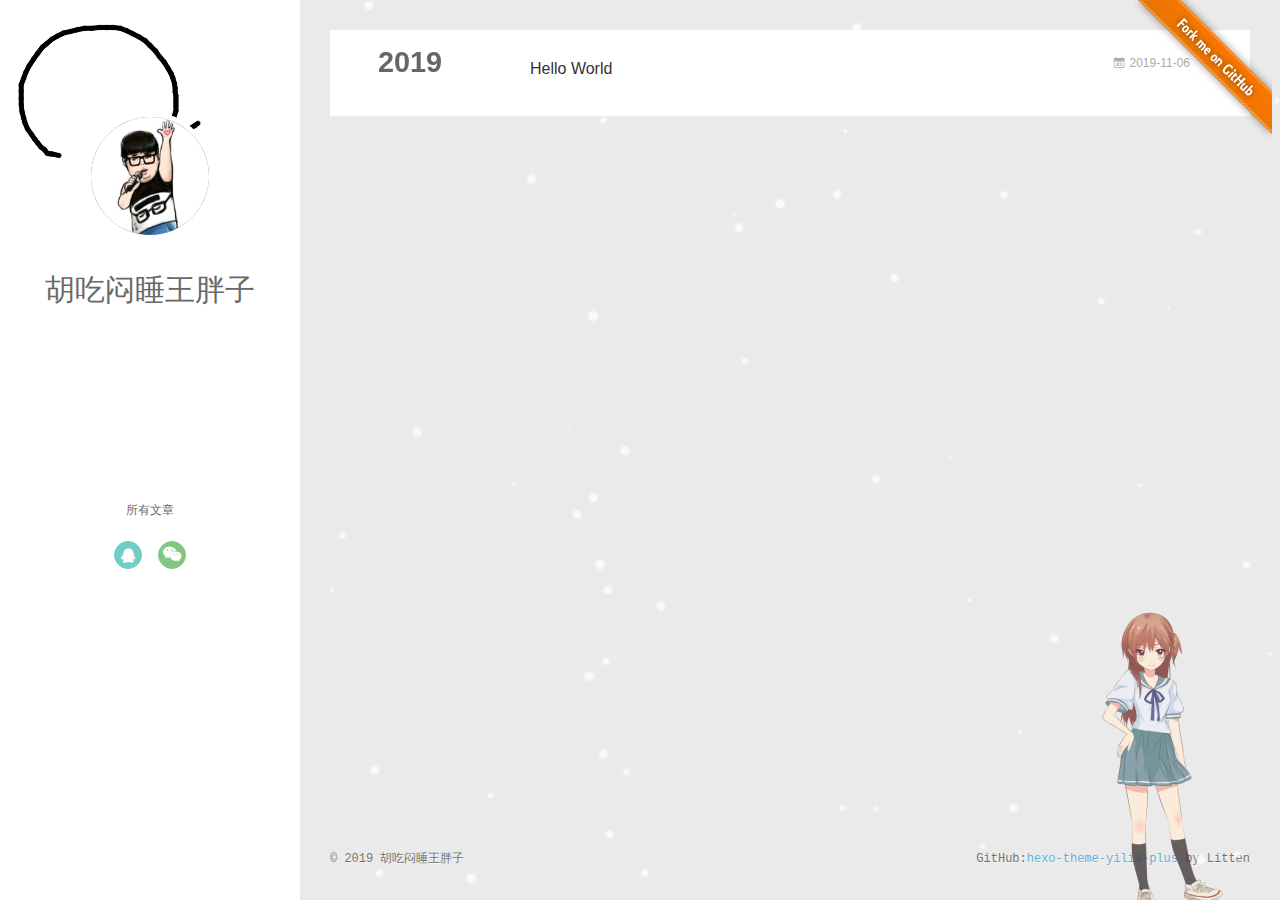
<file: archives/index.html>
<!DOCTYPE html>
<html>
<head>
  <meta charset="utf-8">
  
  <meta name="renderer" content="webkit">
  <meta http-equiv="X-UA-Compatible" content="IE=edge" >
  <link rel="dns-prefetch" href="http://cptbtptp12138.xyz">
  <title>Archives | 王胖子的Blog</title>
  <meta name="generator" content="hexo-theme-yilia-plus">
  <meta name="viewport" content="width=device-width, initial-scale=1, maximum-scale=1">
  
  <meta property="og:type" content="website">
<meta property="og:title" content="王胖子的Blog">
<meta property="og:url" content="http:&#x2F;&#x2F;cptbtptp12138.xyz&#x2F;archives&#x2F;index.html">
<meta property="og:site_name" content="王胖子的Blog">
<meta property="og:locale" content="zh_CN">
<meta name="twitter:card" content="summary">
  
    <link rel="alternative" href="/atom.xml" title="王胖子的Blog" type="application/atom+xml">
  
  
    <link rel="icon" href="/img/favicon.jpg">
  
  
    <link rel="apple-touch-icon" href="/apple-touch-icon-180x180.png">
  
  <link rel="stylesheet" type="text/css" href="/./main.826e88.css">
  <style type="text/css">
    
    #container.show {
      background: linear-gradient(200deg,#a0cfe4,#e8c37e);
    }
  </style>
  

  

  
    
 	  <script src="/lib/clickLove.js"></script>
  
  


  

</head>

<body>
  <div id="container" q-class="show:isCtnShow">
    <canvas id="anm-canvas" class="anm-canvas"></canvas>
    <div class="left-col" q-class="show:isShow">
      


<div class="overlay" style="background: #4d4d4d;background: url('/img/biubiubiu.gif') no-repeat ;"></div>
<div class="intrude-less">
	<header id="header" class="inner">
		<a href="/" class="profilepic">
			<img src="/img/head.jpg" class="js-avatar">
		</a>
		<hgroup>
		  <h1 class="header-author"><a href="/">胡吃闷睡王胖子</a></h1>
		</hgroup>
		

		<nav class="header-menu">
			<ul>
			
			</ul>
		</nav>
		<nav class="header-smart-menu">
    		
    			
    			<a q-on="click: openSlider(e, 'innerArchive')" href="javascript:void(0)" target="_blank" rel="noopener">所有文章</a>
    			
            
    			
            
    			
            
		</nav>
		<nav class="header-nav">
			<div class="social">
				
					<a class="qq" href="/img/qq2267690661.jpg" title="QQ" target="_blank"><i class="icon-qq"></i></a>
		        
					<a class="weixin" href="/img/weixin.png" title="微信" target="_blank"><i class="icon-weixin"></i></a>
		        
			</div>
		
		</nav>
	</header>		
</div>

    </div>
    <div class="mid-col" q-class="show:isShow,hide:isShow|isFalse">
      
      
      <a class="forkMe" style="position:absolute;z-index:999;top:0;right:0.5em" href="https://github.com/wangsy12138/wangsy12138.github.io"
        target="_blank"><img width="149" height="149" src="/img/forkme.png"
          class="attachment-full size-full" alt="Fork me on GitHub" data-recalc-dims="1"></a>
      
      
<nav id="mobile-nav">
  	<div class="overlay js-overlay" style="background: #4d4d4d"></div>
	<div class="btnctn js-mobile-btnctn">
  		<div class="slider-trigger list" q-on="click: openSlider(e)"><i class="icon icon-sort"></i></div>
	</div>
	<div class="intrude-less">
		<header id="header" class="inner">
			<div class="profilepic">
				<a href="/">
					<img src="/img/head.jpg" class="js-avatar">
				</a>
			</div>
			<hgroup>
			  <h1 class="header-author js-header-author">胡吃闷睡王胖子</h1>
			</hgroup>
			
			
			
			
			
			<nav class="header-nav">
				<div class="social">
					
						<a class="qq" target="_blank" href="/img/qq2267690661.jpg" title="QQ"><i class="icon-qq"></i></a>
			        
						<a class="weixin" target="_blank" href="/img/weixin.png" title="微信"><i class="icon-weixin"></i></a>
			        
				</div>
			</nav>

			<nav class="header-menu js-header-menu">
				<ul style="width: 50%">
				
				
				</ul>
			</nav>
		</header>				
	</div>
	<div class="mobile-mask" style="display:none" q-show="isShow"></div>
</nav>

      <div id="wrapper" class="body-wrap">
        <div class="menu-l">
          <div class="canvas-wrap">
            <canvas data-colors="#eaeaea" data-sectionHeight="100" data-contentId="js-content" id="myCanvas1"
              class="anm-canvas"></canvas>
          </div>
          <div id="js-content" class="content-ll">
            
  
  
    
    
      
      
      <section class="archives-wrap">
        <div class="archive-year-wrap">
          <a href="/archives/2019" class="archive-year">2019</a>
        </div>
        <div class="archives">
    
    <article class="archive-article archive-type-post">
  <div class="archive-article-inner">
    <header class="archive-article-header">
      	<div class="article-meta">
	      	
<a href="/2019/11/06/hello-world/" class="archive-article-date">
        <time datetime="2019-11-06T00:27:34.555Z" itemprop="datePublished"><i class="icon-calendar icon"></i>2019-11-06</time>
</a>

        </div>
    	 
  
    <h1 itemprop="name">
	
	  <a class="archive-article-title" href="/2019/11/06/hello-world/" target="_blank">Hello World</a>
  
    </h1>
  


        <div class="article-info info-on-right">
          
          

        </div>
        <div class="clearfix"></div>
    </header>
  </div>
</article>
  
  
    </div></section>
  

    


          </div>
        </div>
      </div>
      <footer id="footer">
  <div class="outer">
    <div id="footer-info">
    	<div class="footer-left">
    		&copy; 2019 胡吃闷睡王胖子
    	</div>
      	<div class="footer-right">
			
			
      		GitHub:<a href="https://github.com/JoeyBling/hexo-theme-yilia-plus" target="_blank">hexo-theme-yilia-plus</a> by Litten
      	</div>
    </div>
  </div>
  
  
	<script src="/lib/busuanzi.pure.js"></script>
	
  
  
	
	<span id="busuanzi_container_site_pv" style="display:none">
		本站总访问量<span id="busuanzi_value_site_pv"></span>次	
	        <span class="post-meta-divider" >|</span>
	</span>
  	<span id="busuanzi_container_site_uv" style='display:none'>
  		本站访客数<span id="busuanzi_value_site_uv"></span>人
  	</span>
  
</footer>

    </div>
    <script>
	var yiliaConfig = {
		mathjax: false,
		isHome: false,
		isPost: false,
		isArchive: true,
		isTag: false,
		isCategory: false,
		open_in_new: true,
		toc_hide_index: true,
		root: "/",
		innerArchive: true,
		showTags: true
	}
</script>

<script>!function(r){function e(t){if(i[t])return i[t].exports;var n=i[t]={exports:{},id:t,loaded:!1};return r[t].call(n.exports,n,n.exports,e),n.loaded=!0,n.exports}var i={};e.m=r,e.c=i,e.p="./",e(0)}([function(t,n,r){r(208),t.exports=r(205)},function(t,n,r){var d=r(3),y=r(46),g=r(26),b=r(27),x=r(47),m="prototype",S=function(t,n,r){var e,i,o,u,c=t&S.F,f=t&S.G,a=t&S.S,s=t&S.P,l=t&S.B,h=f?d:a?d[n]||(d[n]={}):(d[n]||{})[m],v=f?y:y[n]||(y[n]={}),p=v[m]||(v[m]={});for(e in f&&(r=n),r)o=((i=!c&&h&&void 0!==h[e])?h:r)[e],u=l&&i?x(o,d):s&&"function"==typeof o?x(Function.call,o):o,h&&b(h,e,o,t&S.U),v[e]!=o&&g(v,e,u),s&&p[e]!=o&&(p[e]=o)};d.core=y,S.F=1,S.G=2,S.S=4,S.P=8,S.B=16,S.W=32,S.U=64,S.R=128,t.exports=S},function(t,n,r){var e=r(5);t.exports=function(t){if(!e(t))throw TypeError(t+" is not an object!");return t}},function(t,n){var r=t.exports="undefined"!=typeof window&&window.Math==Math?window:"undefined"!=typeof self&&self.Math==Math?self:Function("return this")();"number"==typeof __g&&(__g=r)},function(t,n){t.exports=function(t){try{return!!t()}catch(t){return!0}}},function(t,n){t.exports=function(t){return"object"==typeof t?null!==t:"function"==typeof t}},function(t,n){var r=t.exports="undefined"!=typeof window&&window.Math==Math?window:"undefined"!=typeof self&&self.Math==Math?self:Function("return this")();"number"==typeof __g&&(__g=r)},function(t,n,r){var e=r(118)("wks"),i=r(79),o=r(3).Symbol,u="function"==typeof o;(t.exports=function(t){return e[t]||(e[t]=u&&o[t]||(u?o:i)("Symbol."+t))}).store=e},function(t,n,r){var e=r(49),i=Math.min;t.exports=function(t){return 0<t?i(e(t),9007199254740991):0}},function(t,n){var r={}.hasOwnProperty;t.exports=function(t,n){return r.call(t,n)}},function(t,n,r){t.exports=!r(4)(function(){return 7!=Object.defineProperty({},"a",{get:function(){return 7}}).a})},function(t,n,r){var e=r(2),i=r(174),o=r(53),u=Object.defineProperty;n.f=r(10)?Object.defineProperty:function(t,n,r){if(e(t),n=o(n,!0),e(r),i)try{return u(t,n,r)}catch(t){}if("get"in r||"set"in r)throw TypeError("Accessors not supported!");return"value"in r&&(t[n]=r.value),t}},function(t,n,r){t.exports=!r(20)(function(){return 7!=Object.defineProperty({},"a",{get:function(){return 7}}).a})},function(t,n,r){var e=r(14),i=r(24);t.exports=r(12)?function(t,n,r){return e.f(t,n,i(1,r))}:function(t,n,r){return t[n]=r,t}},function(t,n,r){var e=r(22),i=r(60),o=r(42),u=Object.defineProperty;n.f=r(12)?Object.defineProperty:function(t,n,r){if(e(t),n=o(n,!0),e(r),i)try{return u(t,n,r)}catch(t){}if("get"in r||"set"in r)throw TypeError("Accessors not supported!");return"value"in r&&(t[n]=r.value),t}},function(t,n,r){var e=r(96),i=r(34);t.exports=function(t){return e(i(t))}},function(t,n,r){var e=r(40)("wks"),i=r(25),o=r(6).Symbol,u="function"==typeof o;(t.exports=function(t){return e[t]||(e[t]=u&&o[t]||(u?o:i)("Symbol."+t))}).store=e},function(t,n,r){var e=r(51);t.exports=function(t){return Object(e(t))}},function(t,n){t.exports=function(t){return"object"==typeof t?null!==t:"function"==typeof t}},function(t,n){var r=t.exports={version:"2.6.9"};"number"==typeof __e&&(__e=r)},function(t,n){t.exports=function(t){try{return!!t()}catch(t){return!0}}},function(t,n){t.exports=function(t){if("function"!=typeof t)throw TypeError(t+" is not a function!");return t}},function(t,n,r){var e=r(18);t.exports=function(t){if(!e(t))throw TypeError(t+" is not an object!");return t}},function(t,n){t.exports=!0},function(t,n){t.exports=function(t,n){return{enumerable:!(1&t),configurable:!(2&t),writable:!(4&t),value:n}}},function(t,n){var r=0,e=Math.random();t.exports=function(t){return"Symbol(".concat(void 0===t?"":t,")_",(++r+e).toString(36))}},function(t,n,r){var e=r(11),i=r(75);t.exports=r(10)?function(t,n,r){return e.f(t,n,i(1,r))}:function(t,n,r){return t[n]=r,t}},function(t,n,r){var o=r(3),u=r(26),c=r(30),f=r(79)("src"),e=r(219),i="toString",a=(""+e).split(i);r(46).inspectSource=function(t){return e.call(t)},(t.exports=function(t,n,r,e){var i="function"==typeof r;i&&(c(r,"name")||u(r,"name",n)),t[n]!==r&&(i&&(c(r,f)||u(r,f,t[n]?""+t[n]:a.join(String(n)))),t===o?t[n]=r:e?t[n]?t[n]=r:u(t,n,r):(delete t[n],u(t,n,r)))})(Function.prototype,i,function(){return"function"==typeof this&&this[f]||e.call(this)})},function(t,n,r){var e=r(1),i=r(4),u=r(51),c=/"/g,o=function(t,n,r,e){var i=String(u(t)),o="<"+n;return""!==r&&(o+=" "+r+'="'+String(e).replace(c,"&quot;")+'"'),o+">"+i+"</"+n+">"};t.exports=function(n,t){var r={};r[n]=t(o),e(e.P+e.F*i(function(){var t=""[n]('"');return t!==t.toLowerCase()||3<t.split('"').length}),"String",r)}},function(t,n,r){var e=r(65),i=r(35);t.exports=Object.keys||function(t){return e(t,i)}},function(t,n){var r={}.hasOwnProperty;t.exports=function(t,n){return r.call(t,n)}},function(t,n,r){var e=r(117),i=r(75),o=r(33),u=r(53),c=r(30),f=r(174),a=Object.getOwnPropertyDescriptor;n.f=r(10)?a:function(t,n){if(t=o(t),n=u(n,!0),f)try{return a(t,n)}catch(t){}if(c(t,n))return i(!e.f.call(t,n),t[n])}},function(t,n,r){var e=r(30),i=r(17),o=r(154)("IE_PROTO"),u=Object.prototype;t.exports=Object.getPrototypeOf||function(t){return t=i(t),e(t,o)?t[o]:"function"==typeof t.constructor&&t instanceof t.constructor?t.constructor.prototype:t instanceof Object?u:null}},function(t,n,r){var e=r(116),i=r(51);t.exports=function(t){return e(i(t))}},function(t,n){t.exports=function(t){if(null==t)throw TypeError("Can't call method on  "+t);return t}},function(t,n){t.exports="constructor,hasOwnProperty,isPrototypeOf,propertyIsEnumerable,toLocaleString,toString,valueOf".split(",")},function(t,n){t.exports={}},function(t,n){n.f={}.propertyIsEnumerable},function(t,n,r){var e=r(14).f,i=r(9),o=r(16)("toStringTag");t.exports=function(t,n,r){t&&!i(t=r?t:t.prototype,o)&&e(t,o,{configurable:!0,value:n})}},function(t,n,r){var e=r(40)("keys"),i=r(25);t.exports=function(t){return e[t]||(e[t]=i(t))}},function(t,n,r){var e=r(19),i=r(6),o="__core-js_shared__",u=i[o]||(i[o]={});(t.exports=function(t,n){return u[t]||(u[t]=void 0!==n?n:{})})("versions",[]).push({version:e.version,mode:r(23)?"pure":"global",copyright:"© 2019 Denis Pushkarev (zloirock.ru)"})},function(t,n){var r=Math.ceil,e=Math.floor;t.exports=function(t){return isNaN(t=+t)?0:(0<t?e:r)(t)}},function(t,n,r){var i=r(18);t.exports=function(t,n){if(!i(t))return t;var r,e;if(n&&"function"==typeof(r=t.toString)&&!i(e=r.call(t)))return e;if("function"==typeof(r=t.valueOf)&&!i(e=r.call(t)))return e;if(!n&&"function"==typeof(r=t.toString)&&!i(e=r.call(t)))return e;throw TypeError("Can't convert object to primitive value")}},function(t,n,r){var e=r(6),i=r(19),o=r(23),u=r(44),c=r(14).f;t.exports=function(t){var n=i.Symbol||(i.Symbol=o?{}:e.Symbol||{});"_"==t.charAt(0)||t in n||c(n,t,{value:u.f(t)})}},function(t,n,r){n.f=r(16)},function(t,n){var r={}.toString;t.exports=function(t){return r.call(t).slice(8,-1)}},function(t,n){var r=t.exports={version:"2.6.9"};"number"==typeof __e&&(__e=r)},function(t,n,r){var o=r(21);t.exports=function(e,i,t){if(o(e),void 0===i)return e;switch(t){case 1:return function(t){return e.call(i,t)};case 2:return function(t,n){return e.call(i,t,n)};case 3:return function(t,n,r){return e.call(i,t,n,r)}}return function(){return e.apply(i,arguments)}}},function(t,n,r){"use strict";var e=r(4);t.exports=function(t,n){return!!t&&e(function(){n?t.call(null,function(){},1):t.call(null)})}},function(t,n){var r=Math.ceil,e=Math.floor;t.exports=function(t){return isNaN(t=+t)?0:(0<t?e:r)(t)}},function(t,n,r){var x=r(47),m=r(116),S=r(17),w=r(8),e=r(138);t.exports=function(l,t){var h=1==l,v=2==l,p=3==l,d=4==l,y=6==l,g=5==l||y,b=t||e;return function(t,n,r){for(var e,i,o=S(t),u=m(o),c=x(n,r,3),f=w(u.length),a=0,s=h?b(t,f):v?b(t,0):void 0;a<f;a++)if((g||a in u)&&(i=c(e=u[a],a,o),l))if(h)s[a]=i;else if(i)switch(l){case 3:return!0;case 5:return e;case 6:return a;case 2:s.push(e)}else if(d)return!1;return y?-1:p||d?d:s}}},function(t,n){t.exports=function(t){if(null==t)throw TypeError("Can't call method on  "+t);return t}},function(t,n,r){var i=r(1),o=r(46),u=r(4);t.exports=function(t,n){var r=(o.Object||{})[t]||Object[t],e={};e[t]=n(r),i(i.S+i.F*u(function(){r(1)}),"Object",e)}},function(t,n,r){var i=r(5);t.exports=function(t,n){if(!i(t))return t;var r,e;if(n&&"function"==typeof(r=t.toString)&&!i(e=r.call(t)))return e;if("function"==typeof(r=t.valueOf)&&!i(e=r.call(t)))return e;if(!n&&"function"==typeof(r=t.toString)&&!i(e=r.call(t)))return e;throw TypeError("Can't convert object to primitive value")}},function(t,n,r){var d=r(6),y=r(19),g=r(93),b=r(13),x=r(9),m="prototype",S=function(t,n,r){var e,i,o,u=t&S.F,c=t&S.G,f=t&S.S,a=t&S.P,s=t&S.B,l=t&S.W,h=c?y:y[n]||(y[n]={}),v=h[m],p=c?d:f?d[n]:(d[n]||{})[m];for(e in c&&(r=n),r)(i=!u&&p&&void 0!==p[e])&&x(h,e)||(o=i?p[e]:r[e],h[e]=c&&"function"!=typeof p[e]?r[e]:s&&i?g(o,d):l&&p[e]==o?function(e){var t=function(t,n,r){if(this instanceof e){switch(arguments.length){case 0:return new e;case 1:return new e(t);case 2:return new e(t,n)}return new e(t,n,r)}return e.apply(this,arguments)};return t[m]=e[m],t}(o):a&&"function"==typeof o?g(Function.call,o):o,a&&((h.virtual||(h.virtual={}))[e]=o,t&S.R&&v&&!v[e]&&b(v,e,o)))};S.F=1,S.G=2,S.S=4,S.P=8,S.B=16,S.W=32,S.U=64,S.R=128,t.exports=S},function(t,n,r){var e=r(34);t.exports=function(t){return Object(e(t))}},function(t,n,r){var o=r(196),e=r(1),i=r(118)("metadata"),u=i.store||(i.store=new(r(200))),c=function(t,n,r){var e=u.get(t);if(!e){if(!r)return;u.set(t,e=new o)}var i=e.get(n);if(!i){if(!r)return;e.set(n,i=new o)}return i};t.exports={store:u,map:c,has:function(t,n,r){var e=c(n,r,!1);return void 0!==e&&e.has(t)},get:function(t,n,r){var e=c(n,r,!1);return void 0===e?void 0:e.get(t)},set:function(t,n,r,e){c(r,e,!0).set(t,n)},keys:function(t,n){var r=c(t,n,!1),e=[];return r&&r.forEach(function(t,n){e.push(n)}),e},key:function(t){return void 0===t||"symbol"==typeof t?t:String(t)},exp:function(t){e(e.S,"Reflect",t)}}},function(t,n,r){"use strict";if(r(10)){var g=r(68),b=r(3),x=r(4),m=r(1),S=r(132),e=r(159),h=r(47),w=r(70),i=r(75),_=r(26),o=r(76),u=r(49),O=r(8),E=r(194),c=r(78),f=r(53),a=r(30),M=r(81),P=r(5),v=r(17),p=r(145),j=r(72),F=r(32),A=r(73).f,d=r(161),s=r(79),l=r(7),y=r(50),I=r(120),L=r(119),N=r(162),T=r(82),k=r(125),R=r(77),C=r(137),D=r(166),G=r(11),W=r(31),U=G.f,V=W.f,B=b.RangeError,q=b.TypeError,z=b.Uint8Array,K="ArrayBuffer",H="Shared"+K,J="BYTES_PER_ELEMENT",$="prototype",Y=Array[$],X=e.ArrayBuffer,Q=e.DataView,Z=y(0),tt=y(2),nt=y(3),rt=y(4),et=y(5),it=y(6),ot=I(!0),ut=I(!1),ct=N.values,ft=N.keys,at=N.entries,st=Y.lastIndexOf,lt=Y.reduce,ht=Y.reduceRight,vt=Y.join,pt=Y.sort,dt=Y.slice,yt=Y.toString,gt=Y.toLocaleString,bt=l("iterator"),xt=l("toStringTag"),mt=s("typed_constructor"),St=s("def_constructor"),wt=S.CONSTR,_t=S.TYPED,Ot=S.VIEW,Et="Wrong length!",Mt=y(1,function(t,n){return It(L(t,t[St]),n)}),Pt=x(function(){return 1===new z(new Uint16Array([1]).buffer)[0]}),jt=!!z&&!!z[$].set&&x(function(){new z(1).set({})}),Ft=function(t,n){var r=u(t);if(r<0||r%n)throw B("Wrong offset!");return r},At=function(t){if(P(t)&&_t in t)return t;throw q(t+" is not a typed array!")},It=function(t,n){if(!(P(t)&&mt in t))throw q("It is not a typed array constructor!");return new t(n)},Lt=function(t,n){return Nt(L(t,t[St]),n)},Nt=function(t,n){for(var r=0,e=n.length,i=It(t,e);r<e;)i[r]=n[r++];return i},Tt=function(t,n,r){U(t,n,{get:function(){return this._d[r]}})},kt=function(t){var n,r,e,i,o,u,c=v(t),f=arguments.length,a=1<f?arguments[1]:void 0,s=void 0!==a,l=d(c);if(null!=l&&!p(l)){for(u=l.call(c),e=[],n=0;!(o=u.next()).done;n++)e.push(o.value);c=e}for(s&&2<f&&(a=h(a,arguments[2],2)),n=0,r=O(c.length),i=It(this,r);n<r;n++)i[n]=s?a(c[n],n):c[n];return i},Rt=function(){for(var t=0,n=arguments.length,r=It(this,n);t<n;)r[t]=arguments[t++];return r},Ct=!!z&&x(function(){gt.call(new z(1))}),Dt=function(){return gt.apply(Ct?dt.call(At(this)):At(this),arguments)},Gt={copyWithin:function(t,n){return D.call(At(this),t,n,2<arguments.length?arguments[2]:void 0)},every:function(t){return rt(At(this),t,1<arguments.length?arguments[1]:void 0)},fill:function(t){return C.apply(At(this),arguments)},filter:function(t){return Lt(this,tt(At(this),t,1<arguments.length?arguments[1]:void 0))},find:function(t){return et(At(this),t,1<arguments.length?arguments[1]:void 0)},findIndex:function(t){return it(At(this),t,1<arguments.length?arguments[1]:void 0)},forEach:function(t){Z(At(this),t,1<arguments.length?arguments[1]:void 0)},indexOf:function(t){return ut(At(this),t,1<arguments.length?arguments[1]:void 0)},includes:function(t){return ot(At(this),t,1<arguments.length?arguments[1]:void 0)},join:function(t){return vt.apply(At(this),arguments)},lastIndexOf:function(t){return st.apply(At(this),arguments)},map:function(t){return Mt(At(this),t,1<arguments.length?arguments[1]:void 0)},reduce:function(t){return lt.apply(At(this),arguments)},reduceRight:function(t){return ht.apply(At(this),arguments)},reverse:function(){for(var t,n=this,r=At(n).length,e=Math.floor(r/2),i=0;i<e;)t=n[i],n[i++]=n[--r],n[r]=t;return n},some:function(t){return nt(At(this),t,1<arguments.length?arguments[1]:void 0)},sort:function(t){return pt.call(At(this),t)},subarray:function(t,n){var r=At(this),e=r.length,i=c(t,e);return new(L(r,r[St]))(r.buffer,r.byteOffset+i*r.BYTES_PER_ELEMENT,O((void 0===n?e:c(n,e))-i))}},Wt=function(t,n){return Lt(this,dt.call(At(this),t,n))},Ut=function(t){At(this);var n=Ft(arguments[1],1),r=this.length,e=v(t),i=O(e.length),o=0;if(r<i+n)throw B(Et);for(;o<i;)this[n+o]=e[o++]},Vt={entries:function(){return at.call(At(this))},keys:function(){return ft.call(At(this))},values:function(){return ct.call(At(this))}},Bt=function(t,n){return P(t)&&t[_t]&&"symbol"!=typeof n&&n in t&&String(+n)==String(n)},qt=function(t,n){return Bt(t,n=f(n,!0))?i(2,t[n]):V(t,n)},zt=function(t,n,r){return!(Bt(t,n=f(n,!0))&&P(r)&&a(r,"value"))||a(r,"get")||a(r,"set")||r.configurable||a(r,"writable")&&!r.writable||a(r,"enumerable")&&!r.enumerable?U(t,n,r):(t[n]=r.value,t)};wt||(W.f=qt,G.f=zt),m(m.S+m.F*!wt,"Object",{getOwnPropertyDescriptor:qt,defineProperty:zt}),x(function(){yt.call({})})&&(yt=gt=function(){return vt.call(this)});var Kt=o({},Gt);o(Kt,Vt),_(Kt,bt,Vt.values),o(Kt,{slice:Wt,set:Ut,constructor:function(){},toString:yt,toLocaleString:Dt}),Tt(Kt,"buffer","b"),Tt(Kt,"byteOffset","o"),Tt(Kt,"byteLength","l"),Tt(Kt,"length","e"),U(Kt,xt,{get:function(){return this[_t]}}),t.exports=function(t,l,n,o){var h=t+((o=!!o)?"Clamped":"")+"Array",r="get"+t,u="set"+t,v=b[h],c=v||{},e=v&&F(v),i=!v||!S.ABV,f={},a=v&&v[$],p=function(t,i){U(t,i,{get:function(){return t=i,(n=this._d).v[r](t*l+n.o,Pt);var t,n},set:function(t){return n=i,r=t,e=this._d,o&&(r=(r=Math.round(r))<0?0:255<r?255:255&r),void e.v[u](n*l+e.o,r,Pt);var n,r,e},enumerable:!0})};i?(v=n(function(t,n,r,e){w(t,v,h,"_d");var i,o,u,c,f=0,a=0;if(P(n)){if(!(n instanceof X||(c=M(n))==K||c==H))return _t in n?Nt(v,n):kt.call(v,n);i=n,a=Ft(r,l);var s=n.byteLength;if(void 0===e){if(s%l)throw B(Et);if((o=s-a)<0)throw B(Et)}else if(s<(o=O(e)*l)+a)throw B(Et);u=o/l}else u=E(n),i=new X(o=u*l);for(_(t,"_d",{b:i,o:a,l:o,e:u,v:new Q(i)});f<u;)p(t,f++)}),a=v[$]=j(Kt),_(a,"constructor",v)):x(function(){v(1)})&&x(function(){new v(-1)})&&k(function(t){new v,new v(null),new v(1.5),new v(t)},!0)||(v=n(function(t,n,r,e){var i;return w(t,v,h),P(n)?n instanceof X||(i=M(n))==K||i==H?void 0!==e?new c(n,Ft(r,l),e):void 0!==r?new c(n,Ft(r,l)):new c(n):_t in n?Nt(v,n):kt.call(v,n):new c(E(n))}),Z(e!==Function.prototype?A(c).concat(A(e)):A(c),function(t){t in v||_(v,t,c[t])}),v[$]=a,g||(a.constructor=v));var s=a[bt],d=!!s&&("values"==s.name||null==s.name),y=Vt.values;_(v,mt,!0),_(a,_t,h),_(a,Ot,!0),_(a,St,v),(o?new v(1)[xt]==h:xt in a)||U(a,xt,{get:function(){return h}}),f[h]=v,m(m.G+m.W+m.F*(v!=c),f),m(m.S,h,{BYTES_PER_ELEMENT:l}),m(m.S+m.F*x(function(){c.of.call(v,1)}),h,{from:kt,of:Rt}),J in a||_(a,J,l),m(m.P,h,Gt),R(h),m(m.P+m.F*jt,h,{set:Ut}),m(m.P+m.F*!d,h,Vt),g||a.toString==yt||(a.toString=yt),m(m.P+m.F*x(function(){new v(1).slice()}),h,{slice:Wt}),m(m.P+m.F*(x(function(){return[1,2].toLocaleString()!=new v([1,2]).toLocaleString()})||!x(function(){a.toLocaleString.call([1,2])})),h,{toLocaleString:Dt}),T[h]=d?s:y,g||d||_(a,bt,y)}}else t.exports=function(){}},function(t,n){var r={}.toString;t.exports=function(t){return r.call(t).slice(8,-1)}},function(t,n,r){var e=r(18),i=r(6).document,o=e(i)&&e(i.createElement);t.exports=function(t){return o?i.createElement(t):{}}},function(t,n,r){t.exports=!r(12)&&!r(20)(function(){return 7!=Object.defineProperty(r(59)("div"),"a",{get:function(){return 7}}).a})},function(t,n,r){"use strict";var x=r(23),m=r(54),S=r(66),w=r(13),_=r(36),O=r(98),E=r(38),M=r(104),P=r(16)("iterator"),j=!([].keys&&"next"in[].keys()),F="values",A=function(){return this};t.exports=function(t,n,r,e,i,o,u){O(r,n,e);var c,f,a,s=function(t){if(!j&&t in p)return p[t];switch(t){case"keys":case F:return function(){return new r(this,t)}}return function(){return new r(this,t)}},l=n+" Iterator",h=i==F,v=!1,p=t.prototype,d=p[P]||p["@@iterator"]||i&&p[i],y=d||s(i),g=i?h?s("entries"):y:void 0,b="Array"==n&&p.entries||d;if(b&&((a=M(b.call(new t)))!==Object.prototype&&a.next&&(E(a,l,!0),x||"function"==typeof a[P]||w(a,P,A))),h&&d&&d.name!==F&&(v=!0,y=function(){return d.call(this)}),x&&!u||!j&&!v&&p[P]||w(p,P,y),_[n]=y,_[l]=A,i)if(c={values:h?y:s(F),keys:o?y:s("keys"),entries:g},u)for(f in c)f in p||S(p,f,c[f]);else m(m.P+m.F*(j||v),n,c);return c}},function(t,n,e){var i=e(22),o=e(101),u=e(35),c=e(39)("IE_PROTO"),f=function(){},a="prototype",s=function(){var t,n=e(59)("iframe"),r=u.length;for(n.style.display="none",e(95).appendChild(n),n.src="javascript:",(t=n.contentWindow.document).open(),t.write("<script>document.F=Object<\/script>"),t.close(),s=t.F;r--;)delete s[a][u[r]];return s()};t.exports=Object.create||function(t,n){var r;return null!==t?(f[a]=i(t),r=new f,f[a]=null,r[c]=t):r=s(),void 0===n?r:o(r,n)}},function(t,n,r){var e=r(65),i=r(35).concat("length","prototype");n.f=Object.getOwnPropertyNames||function(t){return e(t,i)}},function(t,n){n.f=Object.getOwnPropertySymbols},function(t,n,r){var u=r(9),c=r(15),f=r(92)(!1),a=r(39)("IE_PROTO");t.exports=function(t,n){var r,e=c(t),i=0,o=[];for(r in e)r!=a&&u(e,r)&&o.push(r);for(;n.length>i;)u(e,r=n[i++])&&(~f(o,r)||o.push(r));return o}},function(t,n,r){t.exports=r(13)},function(t,n,r){var e=r(7)("unscopables"),i=Array.prototype;null==i[e]&&r(26)(i,e,{}),t.exports=function(t){i[e][t]=!0}},function(t,n){t.exports=!1},function(t,n,r){var e=r(79)("meta"),i=r(5),o=r(30),u=r(11).f,c=0,f=Object.isExtensible||function(){return!0},a=!r(4)(function(){return f(Object.preventExtensions({}))}),s=function(t){u(t,e,{value:{i:"O"+ ++c,w:{}}})},l=t.exports={KEY:e,NEED:!1,fastKey:function(t,n){if(!i(t))return"symbol"==typeof t?t:("string"==typeof t?"S":"P")+t;if(!o(t,e)){if(!f(t))return"F";if(!n)return"E";s(t)}return t[e].i},getWeak:function(t,n){if(!o(t,e)){if(!f(t))return!0;if(!n)return!1;s(t)}return t[e].w},onFreeze:function(t){return a&&l.NEED&&f(t)&&!o(t,e)&&s(t),t}}},function(t,n){t.exports=function(t,n,r,e){if(!(t instanceof n)||void 0!==e&&e in t)throw TypeError(r+": incorrect invocation!");return t}},function(t,n,r){var h=r(47),v=r(177),p=r(145),d=r(2),y=r(8),g=r(161),b={},x={};(n=t.exports=function(t,n,r,e,i){var o,u,c,f,a=i?function(){return t}:g(t),s=h(r,e,n?2:1),l=0;if("function"!=typeof a)throw TypeError(t+" is not iterable!");if(p(a)){for(o=y(t.length);l<o;l++)if((f=n?s(d(u=t[l])[0],u[1]):s(t[l]))===b||f===x)return f}else for(c=a.call(t);!(u=c.next()).done;)if((f=v(c,s,u.value,n))===b||f===x)return f}).BREAK=b,n.RETURN=x},function(t,n,e){var i=e(2),o=e(183),u=e(141),c=e(154)("IE_PROTO"),f=function(){},a="prototype",s=function(){var t,n=e(140)("iframe"),r=u.length;for(n.style.display="none",e(143).appendChild(n),n.src="javascript:",(t=n.contentWindow.document).open(),t.write("<script>document.F=Object<\/script>"),t.close(),s=t.F;r--;)delete s[a][u[r]];return s()};t.exports=Object.create||function(t,n){var r;return null!==t?(f[a]=i(t),r=new f,f[a]=null,r[c]=t):r=s(),void 0===n?r:o(r,n)}},function(t,n,r){var e=r(185),i=r(141).concat("length","prototype");n.f=Object.getOwnPropertyNames||function(t){return e(t,i)}},function(t,n,r){var e=r(185),i=r(141);t.exports=Object.keys||function(t){return e(t,i)}},function(t,n){t.exports=function(t,n){return{enumerable:!(1&t),configurable:!(2&t),writable:!(4&t),value:n}}},function(t,n,r){var i=r(27);t.exports=function(t,n,r){for(var e in n)i(t,e,n[e],r);return t}},function(t,n,r){"use strict";var e=r(3),i=r(11),o=r(10),u=r(7)("species");t.exports=function(t){var n=e[t];o&&n&&!n[u]&&i.f(n,u,{configurable:!0,get:function(){return this}})}},function(t,n,r){var e=r(49),i=Math.max,o=Math.min;t.exports=function(t,n){return(t=e(t))<0?i(t+n,0):o(t,n)}},function(t,n){var r=0,e=Math.random();t.exports=function(t){return"Symbol(".concat(void 0===t?"":t,")_",(++r+e).toString(36))}},function(t,n,r){var e=r(5);t.exports=function(t,n){if(!e(t)||t._t!==n)throw TypeError("Incompatible receiver, "+n+" required!");return t}},function(t,n,r){var i=r(45),o=r(7)("toStringTag"),u="Arguments"==i(function(){return arguments}());t.exports=function(t){var n,r,e;return void 0===t?"Undefined":null===t?"Null":"string"==typeof(r=function(t,n){try{return t[n]}catch(t){}}(n=Object(t),o))?r:u?i(n):"Object"==(e=i(n))&&"function"==typeof n.callee?"Arguments":e}},function(t,n){t.exports={}},function(t,n,r){var e=r(11).f,i=r(30),o=r(7)("toStringTag");t.exports=function(t,n,r){t&&!i(t=r?t:t.prototype,o)&&e(t,o,{configurable:!0,value:n})}},function(t,n,r){var u=r(1),e=r(51),c=r(4),f=r(157),i="["+f+"]",o=RegExp("^"+i+i+"*"),a=RegExp(i+i+"*$"),s=function(t,n,r){var e={},i=c(function(){return!!f[t]()||"​"!="​"[t]()}),o=e[t]=i?n(l):f[t];r&&(e[r]=o),u(u.P+u.F*i,"String",e)},l=s.trim=function(t,n){return t=String(e(t)),1&n&&(t=t.replace(o,"")),2&n&&(t=t.replace(a,"")),t};t.exports=s},function(t,n,r){t.exports={default:r(88),__esModule:!0}},function(t,n,r){t.exports={default:r(89),__esModule:!0}},function(t,n,r){"use strict";function e(t){return t&&t.__esModule?t:{default:t}}n.__esModule=!0;var i=e(r(86)),o=e(r(85)),u="function"==typeof o.default&&"symbol"==typeof i.default?function(t){return typeof t}:function(t){return t&&"function"==typeof o.default&&t.constructor===o.default&&t!==o.default.prototype?"symbol":typeof t};n.default="function"==typeof o.default&&"symbol"===u(i.default)?function(t){return void 0===t?"undefined":u(t)}:function(t){return t&&"function"==typeof o.default&&t.constructor===o.default&&t!==o.default.prototype?"symbol":void 0===t?"undefined":u(t)}},function(t,n,r){r(111),r(109),r(112),r(113),t.exports=r(19).Symbol},function(t,n,r){r(110),r(114),t.exports=r(44).f("iterator")},function(t,n){t.exports=function(t){if("function"!=typeof t)throw TypeError(t+" is not a function!");return t}},function(t,n){t.exports=function(){}},function(t,n,r){var f=r(15),a=r(107),s=r(106);t.exports=function(c){return function(t,n,r){var e,i=f(t),o=a(i.length),u=s(r,o);if(c&&n!=n){for(;u<o;)if((e=i[u++])!=e)return!0}else for(;u<o;u++)if((c||u in i)&&i[u]===n)return c||u||0;return!c&&-1}}},function(t,n,r){var o=r(90);t.exports=function(e,i,t){if(o(e),void 0===i)return e;switch(t){case 1:return function(t){return e.call(i,t)};case 2:return function(t,n){return e.call(i,t,n)};case 3:return function(t,n,r){return e.call(i,t,n,r)}}return function(){return e.apply(i,arguments)}}},function(t,n,r){var c=r(29),f=r(64),a=r(37);t.exports=function(t){var n=c(t),r=f.f;if(r)for(var e,i=r(t),o=a.f,u=0;i.length>u;)o.call(t,e=i[u++])&&n.push(e);return n}},function(t,n,r){var e=r(6).document;t.exports=e&&e.documentElement},function(t,n,r){var e=r(58);t.exports=Object("z").propertyIsEnumerable(0)?Object:function(t){return"String"==e(t)?t.split(""):Object(t)}},function(t,n,r){var e=r(58);t.exports=Array.isArray||function(t){return"Array"==e(t)}},function(t,n,r){"use strict";var e=r(62),i=r(24),o=r(38),u={};r(13)(u,r(16)("iterator"),function(){return this}),t.exports=function(t,n,r){t.prototype=e(u,{next:i(1,r)}),o(t,n+" Iterator")}},function(t,n){t.exports=function(t,n){return{value:n,done:!!t}}},function(t,n,r){var e=r(25)("meta"),i=r(18),o=r(9),u=r(14).f,c=0,f=Object.isExtensible||function(){return!0},a=!r(20)(function(){return f(Object.preventExtensions({}))}),s=function(t){u(t,e,{value:{i:"O"+ ++c,w:{}}})},l=t.exports={KEY:e,NEED:!1,fastKey:function(t,n){if(!i(t))return"symbol"==typeof t?t:("string"==typeof t?"S":"P")+t;if(!o(t,e)){if(!f(t))return"F";if(!n)return"E";s(t)}return t[e].i},getWeak:function(t,n){if(!o(t,e)){if(!f(t))return!0;if(!n)return!1;s(t)}return t[e].w},onFreeze:function(t){return a&&l.NEED&&f(t)&&!o(t,e)&&s(t),t}}},function(t,n,r){var u=r(14),c=r(22),f=r(29);t.exports=r(12)?Object.defineProperties:function(t,n){c(t);for(var r,e=f(n),i=e.length,o=0;o<i;)u.f(t,r=e[o++],n[r]);return t}},function(t,n,r){var e=r(37),i=r(24),o=r(15),u=r(42),c=r(9),f=r(60),a=Object.getOwnPropertyDescriptor;n.f=r(12)?a:function(t,n){if(t=o(t),n=u(n,!0),f)try{return a(t,n)}catch(t){}if(c(t,n))return i(!e.f.call(t,n),t[n])}},function(t,n,r){var e=r(15),i=r(63).f,o={}.toString,u="object"==typeof window&&window&&Object.getOwnPropertyNames?Object.getOwnPropertyNames(window):[];t.exports.f=function(t){return u&&"[object Window]"==o.call(t)?function(t){try{return i(t)}catch(t){return u.slice()}}(t):i(e(t))}},function(t,n,r){var e=r(9),i=r(55),o=r(39)("IE_PROTO"),u=Object.prototype;t.exports=Object.getPrototypeOf||function(t){return t=i(t),e(t,o)?t[o]:"function"==typeof t.constructor&&t instanceof t.constructor?t.constructor.prototype:t instanceof Object?u:null}},function(t,n,r){var f=r(41),a=r(34);t.exports=function(c){return function(t,n){var r,e,i=String(a(t)),o=f(n),u=i.length;return o<0||u<=o?c?"":void 0:(r=i.charCodeAt(o))<55296||56319<r||o+1===u||(e=i.charCodeAt(o+1))<56320||57343<e?c?i.charAt(o):r:c?i.slice(o,o+2):e-56320+(r-55296<<10)+65536}}},function(t,n,r){var e=r(41),i=Math.max,o=Math.min;t.exports=function(t,n){return(t=e(t))<0?i(t+n,0):o(t,n)}},function(t,n,r){var e=r(41),i=Math.min;t.exports=function(t){return 0<t?i(e(t),9007199254740991):0}},function(t,n,r){"use strict";var e=r(91),i=r(99),o=r(36),u=r(15);t.exports=r(61)(Array,"Array",function(t,n){this._t=u(t),this._i=0,this._k=n},function(){var t=this._t,n=this._k,r=this._i++;return!t||r>=t.length?(this._t=void 0,i(1)):i(0,"keys"==n?r:"values"==n?t[r]:[r,t[r]])},"values"),o.Arguments=o.Array,e("keys"),e("values"),e("entries")},function(t,n){},function(t,n,r){"use strict";var e=r(105)(!0);r(61)(String,"String",function(t){this._t=String(t),this._i=0},function(){var t,n=this._t,r=this._i;return r>=n.length?{value:void 0,done:!0}:(t=e(n,r),this._i+=t.length,{value:t,done:!1})})},function(t,n,r){"use strict";var e=r(6),u=r(9),i=r(12),o=r(54),c=r(66),f=r(100).KEY,a=r(20),s=r(40),l=r(38),h=r(25),v=r(16),p=r(44),d=r(43),y=r(94),g=r(97),b=r(22),x=r(18),m=r(55),S=r(15),w=r(42),_=r(24),O=r(62),E=r(103),M=r(102),P=r(64),j=r(14),F=r(29),A=M.f,I=j.f,L=E.f,N=e.Symbol,T=e.JSON,k=T&&T.stringify,R="prototype",C=v("_hidden"),D=v("toPrimitive"),G={}.propertyIsEnumerable,W=s("symbol-registry"),U=s("symbols"),V=s("op-symbols"),B=Object[R],q="function"==typeof N&&!!P.f,z=e.QObject,K=!z||!z[R]||!z[R].findChild,H=i&&a(function(){return 7!=O(I({},"a",{get:function(){return I(this,"a",{value:7}).a}})).a})?function(t,n,r){var e=A(B,n);e&&delete B[n],I(t,n,r),e&&t!==B&&I(B,n,e)}:I,J=function(t){var n=U[t]=O(N[R]);return n._k=t,n},$=q&&"symbol"==typeof N.iterator?function(t){return"symbol"==typeof t}:function(t){return t instanceof N},Y=function(t,n,r){return t===B&&Y(V,n,r),b(t),n=w(n,!0),b(r),u(U,n)?(r.enumerable?(u(t,C)&&t[C][n]&&(t[C][n]=!1),r=O(r,{enumerable:_(0,!1)})):(u(t,C)||I(t,C,_(1,{})),t[C][n]=!0),H(t,n,r)):I(t,n,r)},X=function(t,n){b(t);for(var r,e=y(n=S(n)),i=0,o=e.length;i<o;)Y(t,r=e[i++],n[r]);return t},Q=function(t){var n=G.call(this,t=w(t,!0));return!(this===B&&u(U,t)&&!u(V,t))&&(!(n||!u(this,t)||!u(U,t)||u(this,C)&&this[C][t])||n)},Z=function(t,n){if(t=S(t),n=w(n,!0),t!==B||!u(U,n)||u(V,n)){var r=A(t,n);return!r||!u(U,n)||u(t,C)&&t[C][n]||(r.enumerable=!0),r}},tt=function(t){for(var n,r=L(S(t)),e=[],i=0;r.length>i;)u(U,n=r[i++])||n==C||n==f||e.push(n);return e},nt=function(t){for(var n,r=t===B,e=L(r?V:S(t)),i=[],o=0;e.length>o;)!u(U,n=e[o++])||r&&!u(B,n)||i.push(U[n]);return i};q||(c((N=function(){if(this instanceof N)throw TypeError("Symbol is not a constructor!");var n=h(0<arguments.length?arguments[0]:void 0),r=function(t){this===B&&r.call(V,t),u(this,C)&&u(this[C],n)&&(this[C][n]=!1),H(this,n,_(1,t))};return i&&K&&H(B,n,{configurable:!0,set:r}),J(n)})[R],"toString",function(){return this._k}),M.f=Z,j.f=Y,r(63).f=E.f=tt,r(37).f=Q,P.f=nt,i&&!r(23)&&c(B,"propertyIsEnumerable",Q,!0),p.f=function(t){return J(v(t))}),o(o.G+o.W+o.F*!q,{Symbol:N});for(var rt="hasInstance,isConcatSpreadable,iterator,match,replace,search,species,split,toPrimitive,toStringTag,unscopables".split(","),et=0;rt.length>et;)v(rt[et++]);for(var it=F(v.store),ot=0;it.length>ot;)d(it[ot++]);o(o.S+o.F*!q,"Symbol",{for:function(t){return u(W,t+="")?W[t]:W[t]=N(t)},keyFor:function(t){if(!$(t))throw TypeError(t+" is not a symbol!");for(var n in W)if(W[n]===t)return n},useSetter:function(){K=!0},useSimple:function(){K=!1}}),o(o.S+o.F*!q,"Object",{create:function(t,n){return void 0===n?O(t):X(O(t),n)},defineProperty:Y,defineProperties:X,getOwnPropertyDescriptor:Z,getOwnPropertyNames:tt,getOwnPropertySymbols:nt});var ut=a(function(){P.f(1)});o(o.S+o.F*ut,"Object",{getOwnPropertySymbols:function(t){return P.f(m(t))}}),T&&o(o.S+o.F*(!q||a(function(){var t=N();return"[null]"!=k([t])||"{}"!=k({a:t})||"{}"!=k(Object(t))})),"JSON",{stringify:function(t){for(var n,r,e=[t],i=1;arguments.length>i;)e.push(arguments[i++]);if(r=n=e[1],(x(n)||void 0!==t)&&!$(t))return g(n)||(n=function(t,n){if("function"==typeof r&&(n=r.call(this,t,n)),!$(n))return n}),e[1]=n,k.apply(T,e)}}),N[R][D]||r(13)(N[R],D,N[R].valueOf),l(N,"Symbol"),l(Math,"Math",!0),l(e.JSON,"JSON",!0)},function(t,n,r){r(43)("asyncIterator")},function(t,n,r){r(43)("observable")},function(t,n,r){r(108);for(var e=r(6),i=r(13),o=r(36),u=r(16)("toStringTag"),c="CSSRuleList,CSSStyleDeclaration,CSSValueList,ClientRectList,DOMRectList,DOMStringList,DOMTokenList,DataTransferItemList,FileList,HTMLAllCollection,HTMLCollection,HTMLFormElement,HTMLSelectElement,MediaList,MimeTypeArray,NamedNodeMap,NodeList,PaintRequestList,Plugin,PluginArray,SVGLengthList,SVGNumberList,SVGPathSegList,SVGPointList,SVGStringList,SVGTransformList,SourceBufferList,StyleSheetList,TextTrackCueList,TextTrackList,TouchList".split(","),f=0;f<c.length;f++){var a=c[f],s=e[a],l=s&&s.prototype;l&&!l[u]&&i(l,u,a),o[a]=o.Array}},function(t,n,r){"use strict";var e=r(2);t.exports=function(){var t=e(this),n="";return t.global&&(n+="g"),t.ignoreCase&&(n+="i"),t.multiline&&(n+="m"),t.unicode&&(n+="u"),t.sticky&&(n+="y"),n}},function(t,n,r){var e=r(45);t.exports=Object("z").propertyIsEnumerable(0)?Object:function(t){return"String"==e(t)?t.split(""):Object(t)}},function(t,n){n.f={}.propertyIsEnumerable},function(t,n,r){var e=r(46),i=r(3),o="__core-js_shared__",u=i[o]||(i[o]={});(t.exports=function(t,n){return u[t]||(u[t]=void 0!==n?n:{})})("versions",[]).push({version:e.version,mode:r(68)?"pure":"global",copyright:"© 2019 Denis Pushkarev (zloirock.ru)"})},function(t,n,r){var i=r(2),o=r(21),u=r(7)("species");t.exports=function(t,n){var r,e=i(t).constructor;return void 0===e||null==(r=i(e)[u])?n:o(r)}},function(t,n,r){var f=r(33),a=r(8),s=r(78);t.exports=function(c){return function(t,n,r){var e,i=f(t),o=a(i.length),u=s(r,o);if(c&&n!=n){for(;u<o;)if((e=i[u++])!=e)return!0}else for(;u<o;u++)if((c||u in i)&&i[u]===n)return c||u||0;return!c&&-1}}},function(t,n,r){"use strict";var g=r(3),b=r(1),x=r(27),m=r(76),S=r(69),w=r(71),_=r(70),O=r(5),E=r(4),M=r(125),P=r(83),j=r(144);t.exports=function(e,t,n,r,i,o){var u=g[e],c=u,f=i?"set":"add",a=c&&c.prototype,s={},l=function(t){var r=a[t];x(a,t,"delete"==t?function(t){return!(o&&!O(t))&&r.call(this,0===t?0:t)}:"has"==t?function(t){return!(o&&!O(t))&&r.call(this,0===t?0:t)}:"get"==t?function(t){return o&&!O(t)?void 0:r.call(this,0===t?0:t)}:"add"==t?function(t){return r.call(this,0===t?0:t),this}:function(t,n){return r.call(this,0===t?0:t,n),this})};if("function"==typeof c&&(o||a.forEach&&!E(function(){(new c).entries().next()}))){var h=new c,v=h[f](o?{}:-0,1)!=h,p=E(function(){h.has(1)}),d=M(function(t){new c(t)}),y=!o&&E(function(){for(var t=new c,n=5;n--;)t[f](n,n);return!t.has(-0)});d||(((c=t(function(t,n){_(t,c,e);var r=j(new u,t,c);return null!=n&&w(n,i,r[f],r),r})).prototype=a).constructor=c),(p||y)&&(l("delete"),l("has"),i&&l("get")),(y||v)&&l(f),o&&a.clear&&delete a.clear}else c=r.getConstructor(t,e,i,f),m(c.prototype,n),S.NEED=!0;return P(c,e),s[e]=c,b(b.G+b.W+b.F*(c!=u),s),o||r.setStrong(c,e,i),c}},function(t,n,r){"use strict";r(197);var s=r(27),l=r(26),h=r(4),v=r(51),p=r(7),d=r(152),y=p("species"),g=!h(function(){var t=/./;return t.exec=function(){var t=[];return t.groups={a:"7"},t},"7"!=="".replace(t,"$<a>")}),b=function(){var t=/(?:)/,n=t.exec;t.exec=function(){return n.apply(this,arguments)};var r="ab".split(t);return 2===r.length&&"a"===r[0]&&"b"===r[1]}();t.exports=function(r,t,n){var e=p(r),o=!h(function(){var t={};return t[e]=function(){return 7},7!=""[r](t)}),i=o?!h(function(){var t=!1,n=/a/;return n.exec=function(){return t=!0,null},"split"===r&&(n.constructor={},n.constructor[y]=function(){return n}),n[e](""),!t}):void 0;if(!o||!i||"replace"===r&&!g||"split"===r&&!b){var u=/./[e],c=n(v,e,""[r],function(t,n,r,e,i){return n.exec===d?o&&!i?{done:!0,value:u.call(n,r,e)}:{done:!0,value:t.call(r,n,e)}:{done:!1}}),f=c[0],a=c[1];s(String.prototype,r,f),l(RegExp.prototype,e,2==t?function(t,n){return a.call(t,this,n)}:function(t){return a.call(t,this)})}}},function(t,n,r){var e=r(45);t.exports=Array.isArray||function(t){return"Array"==e(t)}},function(t,n,r){var e=r(5),i=r(45),o=r(7)("match");t.exports=function(t){var n;return e(t)&&(void 0!==(n=t[o])?!!n:"RegExp"==i(t))}},function(t,n,r){var o=r(7)("iterator"),u=!1;try{var e=[7][o]();e.return=function(){u=!0},Array.from(e,function(){throw 2})}catch(t){}t.exports=function(t,n){if(!n&&!u)return!1;var r=!1;try{var e=[7],i=e[o]();i.next=function(){return{done:r=!0}},e[o]=function(){return i},t(e)}catch(t){}return r}},function(t,n,r){"use strict";t.exports=r(68)||!r(4)(function(){var t=Math.random();__defineSetter__.call(null,t,function(){}),delete r(3)[t]})},function(t,n){n.f=Object.getOwnPropertySymbols},function(t,n,r){"use strict";var i=r(81),o=RegExp.prototype.exec;t.exports=function(t,n){var r=t.exec;if("function"==typeof r){var e=r.call(t,n);if("object"!=typeof e)throw new TypeError("RegExp exec method returned something other than an Object or null");return e}if("RegExp"!==i(t))throw new TypeError("RegExp#exec called on incompatible receiver");return o.call(t,n)}},function(t,n,r){"use strict";var e=r(1),u=r(21),c=r(47),f=r(71);t.exports=function(t){e(e.S,t,{from:function(t){var n,r,e,i,o=arguments[1];return u(this),(n=void 0!==o)&&u(o),null==t?new this:(r=[],n?(e=0,i=c(o,arguments[2],2),f(t,!1,function(t){r.push(i(t,e++))})):f(t,!1,r.push,r),new this(r))}})}},function(t,n,r){"use strict";var e=r(1);t.exports=function(t){e(e.S,t,{of:function(){for(var t=arguments.length,n=new Array(t);t--;)n[t]=arguments[t];return new this(n)}})}},function(t,n,r){var f=r(49),a=r(51);t.exports=function(c){return function(t,n){var r,e,i=String(a(t)),o=f(n),u=i.length;return o<0||u<=o?c?"":void 0:(r=i.charCodeAt(o))<55296||56319<r||o+1===u||(e=i.charCodeAt(o+1))<56320||57343<e?c?i.charAt(o):r:c?i.slice(o,o+2):e-56320+(r-55296<<10)+65536}}},function(t,n,r){for(var e,i=r(3),o=r(26),u=r(79),c=u("typed_array"),f=u("view"),a=!(!i.ArrayBuffer||!i.DataView),s=a,l=0,h="Int8Array,Uint8Array,Uint8ClampedArray,Int16Array,Uint16Array,Int32Array,Uint32Array,Float32Array,Float64Array".split(",");l<9;)(e=i[h[l++]])?(o(e.prototype,c,!0),o(e.prototype,f,!0)):s=!1;t.exports={ABV:a,CONSTR:s,TYPED:c,VIEW:f}},function(t,n,r){var e=r(3).navigator;t.exports=e&&e.userAgent||""},function(t,n){"use strict";var r,e={versions:(r=window.navigator.userAgent,{trident:-1<r.indexOf("Trident"),presto:-1<r.indexOf("Presto"),webKit:-1<r.indexOf("AppleWebKit"),gecko:-1<r.indexOf("Gecko")&&-1==r.indexOf("KHTML"),mobile:!!r.match(/AppleWebKit.*Mobile.*/),ios:!!r.match(/\(i[^;]+;( U;)? CPU.+Mac OS X/),android:-1<r.indexOf("Android")||-1<r.indexOf("Linux"),iPhone:-1<r.indexOf("iPhone")||-1<r.indexOf("Mac"),iPad:-1<r.indexOf("iPad"),webApp:-1==r.indexOf("Safari"),weixin:-1==r.indexOf("MicroMessenger")})};t.exports=e},function(t,n,r){"use strict";var e,i=r(87),l=(e=i)&&e.__esModule?e:{default:e},h=function(){function n(t,n,r){return n||r?String.fromCharCode(n||r):o[t]||t}function r(t){return s[t]}var e=/&quot;|&lt;|&gt;|&amp;|&nbsp;|&apos;|&#(\d+);|&#(\d+)/g,i=/['<> "&]/g,o={"&quot;":'"',"&lt;":"<","&gt;":">","&amp;":"&","&nbsp;":" "},u=/\u00a0/g,c=/<br\s*\/?>/gi,f=/\r?\n/g,a=/\s/g,s={};for(var t in o)s[o[t]]=t;return o["&apos;"]="'",s["'"]="&#39;",{encode:function(t){return t?(""+t).replace(i,r).replace(f,"<br/>").replace(a,"&nbsp;"):""},decode:function(t){return t?(""+t).replace(c,"\n").replace(e,n).replace(u," "):""},encodeBase16:function(t){if(!t)return t;for(var n=[],r=0,e=(t+="").length;r<e;r++)n.push(t.charCodeAt(r).toString(16).toUpperCase());return n.join("")},encodeBase16forJSON:function(t){if(!t)return t;for(var n=[],r=0,e=(t=t.replace(/[\u4E00-\u9FBF]/gi,function(t){return escape(t).replace("%u","\\u")})).length;r<e;r++)n.push(t.charCodeAt(r).toString(16).toUpperCase());return n.join("")},decodeBase16:function(t){if(!t)return t;for(var n=[],r=0,e=(t+="").length;r<e;r+=2)n.push(String.fromCharCode("0x"+t.slice(r,r+2)));return n.join("")},encodeObject:function(t){if(t instanceof Array)for(var n=0,r=t.length;n<r;n++)t[n]=h.encodeObject(t[n]);else if("object"==(void 0===t?"undefined":(0,l.default)(t)))for(var e in t)t[e]=h.encodeObject(t[e]);else if("string"==typeof t)return h.encode(t);return t},loadScript:function(t){var n=document.createElement("script");document.getElementsByTagName("body")[0].appendChild(n),n.setAttribute("src",t)},addLoadEvent:function(t){var n=window.onload;"function"!=typeof window.onload?window.onload=t:window.onload=function(){n(),t()}}}}();t.exports=h},function(t,n,r){"use strict";var e=r(131)(!0);t.exports=function(t,n,r){return n+(r?e(t,n).length:1)}},function(t,n,r){"use strict";var c=r(17),f=r(78),a=r(8);t.exports=function(t){for(var n=c(this),r=a(n.length),e=arguments.length,i=f(1<e?arguments[1]:void 0,r),o=2<e?arguments[2]:void 0,u=void 0===o?r:f(o,r);i<u;)n[i++]=t;return n}},function(t,n,r){var e=r(215);t.exports=function(t,n){return new(e(t))(n)}},function(t,n,r){"use strict";var e=r(11),i=r(75);t.exports=function(t,n,r){n in t?e.f(t,n,i(0,r)):t[n]=r}},function(t,n,r){var e=r(5),i=r(3).document,o=e(i)&&e(i.createElement);t.exports=function(t){return o?i.createElement(t):{}}},function(t,n){t.exports="constructor,hasOwnProperty,isPrototypeOf,propertyIsEnumerable,toLocaleString,toString,valueOf".split(",")},function(t,n,r){var e=r(7)("match");t.exports=function(n){var r=/./;try{"/./"[n](r)}catch(t){try{return r[e]=!1,!"/./"[n](r)}catch(n){}}return!0}},function(t,n,r){var e=r(3).document;t.exports=e&&e.documentElement},function(t,n,r){var o=r(5),u=r(153).set;t.exports=function(t,n,r){var e,i=n.constructor;return i!==r&&"function"==typeof i&&(e=i.prototype)!==r.prototype&&o(e)&&u&&u(t,e),t}},function(t,n,r){var e=r(82),i=r(7)("iterator"),o=Array.prototype;t.exports=function(t){return void 0!==t&&(e.Array===t||o[i]===t)}},function(t,n,r){"use strict";var e=r(72),i=r(75),o=r(83),u={};r(26)(u,r(7)("iterator"),function(){return this}),t.exports=function(t,n,r){t.prototype=e(u,{next:i(1,r)}),o(t,n+" Iterator")}},function(t,n,r){"use strict";var x=r(68),m=r(1),S=r(27),w=r(26),_=r(82),O=r(146),E=r(83),M=r(32),P=r(7)("iterator"),j=!([].keys&&"next"in[].keys()),F="values",A=function(){return this};t.exports=function(t,n,r,e,i,o,u){O(r,n,e);var c,f,a,s=function(t){if(!j&&t in p)return p[t];switch(t){case"keys":case F:return function(){return new r(this,t)}}return function(){return new r(this,t)}},l=n+" Iterator",h=i==F,v=!1,p=t.prototype,d=p[P]||p["@@iterator"]||i&&p[i],y=d||s(i),g=i?h?s("entries"):y:void 0,b="Array"==n&&p.entries||d;if(b&&((a=M(b.call(new t)))!==Object.prototype&&a.next&&(E(a,l,!0),x||"function"==typeof a[P]||w(a,P,A))),h&&d&&d.name!==F&&(v=!0,y=function(){return d.call(this)}),x&&!u||!j&&!v&&p[P]||w(p,P,y),_[n]=y,_[l]=A,i)if(c={values:h?y:s(F),keys:o?y:s("keys"),entries:g},u)for(f in c)f in p||S(p,f,c[f]);else m(m.P+m.F*(j||v),n,c);return c}},function(t,n){var r=Math.expm1;t.exports=!r||22025.465794806718<r(10)||r(10)<22025.465794806718||-2e-17!=r(-2e-17)?function(t){return 0==(t=+t)?t:-1e-6<t&&t<1e-6?t+t*t/2:Math.exp(t)-1}:r},function(t,n){t.exports=Math.sign||function(t){return 0==(t=+t)||t!=t?t:t<0?-1:1}},function(t,n,r){var c=r(3),f=r(158).set,a=c.MutationObserver||c.WebKitMutationObserver,s=c.process,l=c.Promise,h="process"==r(45)(s);t.exports=function(){var r,e,i,t=function(){var t,n;for(h&&(t=s.domain)&&t.exit();r;){n=r.fn,r=r.next;try{n()}catch(t){throw r?i():e=void 0,t}}e=void 0,t&&t.enter()};if(h)i=function(){s.nextTick(t)};else if(!a||c.navigator&&c.navigator.standalone)if(l&&l.resolve){var n=l.resolve(void 0);i=function(){n.then(t)}}else i=function(){f.call(c,t)};else{var o=!0,u=document.createTextNode("");new a(t).observe(u,{characterData:!0}),i=function(){u.data=o=!o}}return function(t){var n={fn:t,next:void 0};e&&(e.next=n),r||(r=n,i()),e=n}}},function(t,n,r){"use strict";function e(t){var r,e;this.promise=new t(function(t,n){if(void 0!==r||void 0!==e)throw TypeError("Bad Promise constructor");r=t,e=n}),this.resolve=i(r),this.reject=i(e)}var i=r(21);t.exports.f=function(t){return new e(t)}},function(t,n,r){"use strict";var e,i,u=r(115),c=RegExp.prototype.exec,f=String.prototype.replace,o=c,a="lastIndex",s=(e=/a/,i=/b*/g,c.call(e,"a"),c.call(i,"a"),0!==e[a]||0!==i[a]),l=void 0!==/()??/.exec("")[1];(s||l)&&(o=function(t){var n,r,e,i,o=this;return l&&(r=new RegExp("^"+o.source+"$(?!\\s)",u.call(o))),s&&(n=o[a]),e=c.call(o,t),s&&e&&(o[a]=o.global?e.index+e[0].length:n),l&&e&&1<e.length&&f.call(e[0],r,function(){for(i=1;i<arguments.length-2;i++)void 0===arguments[i]&&(e[i]=void 0)}),e}),t.exports=o},function(t,n,i){var r=i(5),e=i(2),o=function(t,n){if(e(t),!r(n)&&null!==n)throw TypeError(n+": can't set as prototype!")};t.exports={set:Object.setPrototypeOf||("__proto__"in{}?function(t,r,e){try{(e=i(47)(Function.call,i(31).f(Object.prototype,"__proto__").set,2))(t,[]),r=!(t instanceof Array)}catch(t){r=!0}return function(t,n){return o(t,n),r?t.__proto__=n:e(t,n),t}}({},!1):void 0),check:o}},function(t,n,r){var e=r(118)("keys"),i=r(79);t.exports=function(t){return e[t]||(e[t]=i(t))}},function(t,n,r){var e=r(124),i=r(51);t.exports=function(t,n,r){if(e(n))throw TypeError("String#"+r+" doesn't accept regex!");return String(i(t))}},function(t,n,r){"use strict";var i=r(49),o=r(51);t.exports=function(t){var n=String(o(this)),r="",e=i(t);if(e<0||e==1/0)throw RangeError("Count can't be negative");for(;0<e;(e>>>=1)&&(n+=n))1&e&&(r+=n);return r}},function(t,n){t.exports="\t\n\v\f\r   ᠎             　\u2028\u2029\ufeff"},function(t,n,r){var e,i,o,u=r(47),c=r(175),f=r(143),a=r(140),s=r(3),l=s.process,h=s.setImmediate,v=s.clearImmediate,p=s.MessageChannel,d=s.Dispatch,y=0,g={},b="onreadystatechange",x=function(){var t=+this;if(g.hasOwnProperty(t)){var n=g[t];delete g[t],n()}},m=function(t){x.call(t.data)};h&&v||(h=function(t){for(var n=[],r=1;arguments.length>r;)n.push(arguments[r++]);return g[++y]=function(){c("function"==typeof t?t:Function(t),n)},e(y),y},v=function(t){delete g[t]},"process"==r(45)(l)?e=function(t){l.nextTick(u(x,t,1))}:d&&d.now?e=function(t){d.now(u(x,t,1))}:p?(o=(i=new p).port2,i.port1.onmessage=m,e=u(o.postMessage,o,1)):s.addEventListener&&"function"==typeof postMessage&&!s.importScripts?(e=function(t){s.postMessage(t+"","*")},s.addEventListener("message",m,!1)):e=b in a("script")?function(t){f.appendChild(a("script"))[b]=function(){f.removeChild(this),x.call(t)}}:function(t){setTimeout(u(x,t,1),0)}),t.exports={set:h,clear:v}},function(t,n,r){"use strict";function e(t,n,r){var e,i,o,u=new Array(r),c=8*r-n-1,f=(1<<c)-1,a=f>>1,s=23===n?W(2,-24)-W(2,-77):0,l=0,h=t<0||0===t&&1/t<0?1:0;for((t=G(t))!=t||t===C?(i=t!=t?1:0,e=f):(e=U(V(t)/B),t*(o=W(2,-e))<1&&(e--,o*=2),2<=(t+=1<=e+a?s/o:s*W(2,1-a))*o&&(e++,o/=2),f<=e+a?(i=0,e=f):1<=e+a?(i=(t*o-1)*W(2,n),e+=a):(i=t*W(2,a-1)*W(2,n),e=0));8<=n;u[l++]=255&i,i/=256,n-=8);for(e=e<<n|i,c+=n;0<c;u[l++]=255&e,e/=256,c-=8);return u[--l]|=128*h,u}function i(t,n,r){var e,i=8*r-n-1,o=(1<<i)-1,u=o>>1,c=i-7,f=r-1,a=t[f--],s=127&a;for(a>>=7;0<c;s=256*s+t[f],f--,c-=8);for(e=s&(1<<-c)-1,s>>=-c,c+=n;0<c;e=256*e+t[f],f--,c-=8);if(0===s)s=1-u;else{if(s===o)return e?NaN:a?-C:C;e+=W(2,n),s-=u}return(a?-1:1)*e*W(2,s-n)}function o(t){return t[3]<<24|t[2]<<16|t[1]<<8|t[0]}function u(t){return[255&t]}function c(t){return[255&t,t>>8&255]}function f(t){return[255&t,t>>8&255,t>>16&255,t>>24&255]}function a(t){return e(t,52,8)}function s(t){return e(t,23,4)}function l(t,n,r){M(t[I],n,{get:function(){return this[r]}})}function h(t,n,r,e){var i=O(+r);if(i+n>t[H])throw R(L);var o=t[K]._b,u=i+t[J],c=o.slice(u,u+n);return e?c:c.reverse()}function v(t,n,r,e,i,o){var u=O(+r);if(u+n>t[H])throw R(L);for(var c=t[K]._b,f=u+t[J],a=e(+i),s=0;s<n;s++)c[f+s]=a[o?s:n-s-1]}var p=r(3),d=r(10),y=r(68),g=r(132),b=r(26),x=r(76),m=r(4),S=r(70),w=r(49),_=r(8),O=r(194),E=r(73).f,M=r(11).f,P=r(137),j=r(83),F="ArrayBuffer",A="DataView",I="prototype",L="Wrong index!",N=p[F],T=p[A],k=p.Math,R=p.RangeError,C=p.Infinity,D=N,G=k.abs,W=k.pow,U=k.floor,V=k.log,B=k.LN2,q="byteLength",z="byteOffset",K=d?"_b":"buffer",H=d?"_l":q,J=d?"_o":z;if(g.ABV){if(!m(function(){N(1)})||!m(function(){new N(-1)})||m(function(){return new N,new N(1.5),new N(NaN),N.name!=F})){for(var $,Y=(N=function(t){return S(this,N),new D(O(t))})[I]=D[I],X=E(D),Q=0;X.length>Q;)($=X[Q++])in N||b(N,$,D[$]);y||(Y.constructor=N)}var Z=new T(new N(2)),tt=T[I].setInt8;Z.setInt8(0,2147483648),Z.setInt8(1,2147483649),!Z.getInt8(0)&&Z.getInt8(1)||x(T[I],{setInt8:function(t,n){tt.call(this,t,n<<24>>24)},setUint8:function(t,n){tt.call(this,t,n<<24>>24)}},!0)}else N=function(t){S(this,N,F);var n=O(t);this._b=P.call(new Array(n),0),this[H]=n},T=function(t,n,r){S(this,T,A),S(t,N,A);var e=t[H],i=w(n);if(i<0||e<i)throw R("Wrong offset!");if(e<i+(r=void 0===r?e-i:_(r)))throw R("Wrong length!");this[K]=t,this[J]=i,this[H]=r},d&&(l(N,q,"_l"),l(T,"buffer","_b"),l(T,q,"_l"),l(T,z,"_o")),x(T[I],{getInt8:function(t){return h(this,1,t)[0]<<24>>24},getUint8:function(t){return h(this,1,t)[0]},getInt16:function(t){var n=h(this,2,t,arguments[1]);return(n[1]<<8|n[0])<<16>>16},getUint16:function(t){var n=h(this,2,t,arguments[1]);return n[1]<<8|n[0]},getInt32:function(t){return o(h(this,4,t,arguments[1]))},getUint32:function(t){return o(h(this,4,t,arguments[1]))>>>0},getFloat32:function(t){return i(h(this,4,t,arguments[1]),23,4)},getFloat64:function(t){return i(h(this,8,t,arguments[1]),52,8)},setInt8:function(t,n){v(this,1,t,u,n)},setUint8:function(t,n){v(this,1,t,u,n)},setInt16:function(t,n){v(this,2,t,c,n,arguments[2])},setUint16:function(t,n){v(this,2,t,c,n,arguments[2])},setInt32:function(t,n){v(this,4,t,f,n,arguments[2])},setUint32:function(t,n){v(this,4,t,f,n,arguments[2])},setFloat32:function(t,n){v(this,4,t,s,n,arguments[2])},setFloat64:function(t,n){v(this,8,t,a,n,arguments[2])}});j(N,F),j(T,A),b(T[I],g.VIEW,!0),n[F]=N,n[A]=T},function(t,n,r){var e=r(3),i=r(46),o=r(68),u=r(195),c=r(11).f;t.exports=function(t){var n=i.Symbol||(i.Symbol=o?{}:e.Symbol||{});"_"==t.charAt(0)||t in n||c(n,t,{value:u.f(t)})}},function(t,n,r){var e=r(81),i=r(7)("iterator"),o=r(82);t.exports=r(46).getIteratorMethod=function(t){if(null!=t)return t[i]||t["@@iterator"]||o[e(t)]}},function(t,n,r){"use strict";var e=r(67),i=r(178),o=r(82),u=r(33);t.exports=r(147)(Array,"Array",function(t,n){this._t=u(t),this._i=0,this._k=n},function(){var t=this._t,n=this._k,r=this._i++;return!t||r>=t.length?(this._t=void 0,i(1)):i(0,"keys"==n?r:"values"==n?t[r]:[r,t[r]])},"values"),o.Arguments=o.Array,e("keys"),e("values"),e("entries")},function(t,n){t.exports=function(t,n){t.classList?t.classList.add(n):t.className+=" "+n}},function(t,n){t.exports=function(t,n){if(t.classList)t.classList.remove(n);else{var r=new RegExp("(^|\\b)"+n.split(" ").join("|")+"(\\b|$)","gi");t.className=t.className.replace(r," ")}}},function(t,n,r){var e=r(45);t.exports=function(t,n){if("number"!=typeof t&&"Number"!=e(t))throw TypeError(n);return+t}},function(t,n,r){"use strict";var a=r(17),s=r(78),l=r(8);t.exports=[].copyWithin||function(t,n){var r=a(this),e=l(r.length),i=s(t,e),o=s(n,e),u=2<arguments.length?arguments[2]:void 0,c=Math.min((void 0===u?e:s(u,e))-o,e-i),f=1;for(o<i&&i<o+c&&(f=-1,o+=c-1,i+=c-1);0<c--;)o in r?r[i]=r[o]:delete r[i],i+=f,o+=f;return r}},function(t,n,r){var e=r(71);t.exports=function(t,n){var r=[];return e(t,!1,r.push,r,n),r}},function(t,n,r){var s=r(21),l=r(17),h=r(116),v=r(8);t.exports=function(t,n,r,e,i){s(n);var o=l(t),u=h(o),c=v(o.length),f=i?c-1:0,a=i?-1:1;if(r<2)for(;;){if(f in u){e=u[f],f+=a;break}if(f+=a,i?f<0:c<=f)throw TypeError("Reduce of empty array with no initial value")}for(;i?0<=f:f<c;f+=a)f in u&&(e=n(e,u[f],f,o));return e}},function(t,n,r){"use strict";var o=r(21),u=r(5),c=r(175),f=[].slice,a={};t.exports=Function.bind||function(n){var r=o(this),e=f.call(arguments,1),i=function(){var t=e.concat(f.call(arguments));return this instanceof i?function(t,n,r){if(!(n in a)){for(var e=[],i=0;i<n;i++)e[i]="a["+i+"]";a[n]=Function("F,a","return new F("+e.join(",")+")")}return a[n](t,r)}(r,t.length,t):c(r,t,n)};return u(r.prototype)&&(i.prototype=r.prototype),i}},function(t,n,r){"use strict";var u=r(11).f,c=r(72),f=r(76),a=r(47),s=r(70),l=r(71),e=r(147),i=r(178),o=r(77),h=r(10),v=r(69).fastKey,p=r(80),d=h?"_s":"size",y=function(t,n){var r,e=v(n);if("F"!==e)return t._i[e];for(r=t._f;r;r=r.n)if(r.k==n)return r};t.exports={getConstructor:function(t,o,r,e){var i=t(function(t,n){s(t,i,o,"_i"),t._t=o,t._i=c(null),t._f=void 0,t._l=void 0,t[d]=0,null!=n&&l(n,r,t[e],t)});return f(i.prototype,{clear:function(){for(var t=p(this,o),n=t._i,r=t._f;r;r=r.n)r.r=!0,r.p&&(r.p=r.p.n=void 0),delete n[r.i];t._f=t._l=void 0,t[d]=0},delete:function(t){var n=p(this,o),r=y(n,t);if(r){var e=r.n,i=r.p;delete n._i[r.i],r.r=!0,i&&(i.n=e),e&&(e.p=i),n._f==r&&(n._f=e),n._l==r&&(n._l=i),n[d]--}return!!r},forEach:function(t){p(this,o);for(var n,r=a(t,1<arguments.length?arguments[1]:void 0,3);n=n?n.n:this._f;)for(r(n.v,n.k,this);n&&n.r;)n=n.p},has:function(t){return!!y(p(this,o),t)}}),h&&u(i.prototype,"size",{get:function(){return p(this,o)[d]}}),i},def:function(t,n,r){var e,i,o=y(t,n);return o?o.v=r:(t._l=o={i:i=v(n,!0),k:n,v:r,p:e=t._l,n:void 0,r:!1},t._f||(t._f=o),e&&(e.n=o),t[d]++,"F"!==i&&(t._i[i]=o)),t},getEntry:y,setStrong:function(t,r,n){e(t,r,function(t,n){this._t=p(t,r),this._k=n,this._l=void 0},function(){for(var t=this,n=t._k,r=t._l;r&&r.r;)r=r.p;return t._t&&(t._l=r=r?r.n:t._t._f)?i(0,"keys"==n?r.k:"values"==n?r.v:[r.k,r.v]):(t._t=void 0,i(1))},n?"entries":"values",!n,!0),o(r)}}},function(t,n,r){var e=r(81),i=r(167);t.exports=function(t){return function(){if(e(this)!=t)throw TypeError(t+"#toJSON isn't generic");return i(this)}}},function(t,n,r){"use strict";var u=r(76),c=r(69).getWeak,i=r(2),f=r(5),a=r(70),s=r(71),e=r(50),l=r(30),h=r(80),o=e(5),v=e(6),p=0,d=function(t){return t._l||(t._l=new y)},y=function(){this.a=[]},g=function(t,n){return o(t.a,function(t){return t[0]===n})};y.prototype={get:function(t){var n=g(this,t);if(n)return n[1]},has:function(t){return!!g(this,t)},set:function(t,n){var r=g(this,t);r?r[1]=n:this.a.push([t,n])},delete:function(n){var t=v(this.a,function(t){return t[0]===n});return~t&&this.a.splice(t,1),!!~t}},t.exports={getConstructor:function(t,r,e,i){var o=t(function(t,n){a(t,o,r,"_i"),t._t=r,t._i=p++,t._l=void 0,null!=n&&s(n,e,t[i],t)});return u(o.prototype,{delete:function(t){if(!f(t))return!1;var n=c(t);return!0===n?d(h(this,r)).delete(t):n&&l(n,this._i)&&delete n[this._i]},has:function(t){if(!f(t))return!1;var n=c(t);return!0===n?d(h(this,r)).has(t):n&&l(n,this._i)}}),o},def:function(t,n,r){var e=c(i(n),!0);return!0===e?d(t).set(n,r):e[t._i]=r,t},ufstore:d}},function(t,n,r){"use strict";var p=r(123),d=r(5),y=r(8),g=r(47),b=r(7)("isConcatSpreadable");t.exports=function t(n,r,e,i,o,u,c,f){for(var a,s,l=o,h=0,v=!!c&&g(c,f,3);h<i;){if(h in e){if(a=v?v(e[h],h,r):e[h],s=!1,d(a)&&(s=void 0!==(s=a[b])?!!s:p(a)),s&&0<u)l=t(n,r,a,y(a.length),l,u-1)-1;else{if(9007199254740991<=l)throw TypeError();n[l]=a}l++}h++}return l}},function(t,n,r){t.exports=!r(10)&&!r(4)(function(){return 7!=Object.defineProperty(r(140)("div"),"a",{get:function(){return 7}}).a})},function(t,n){t.exports=function(t,n,r){var e=void 0===r;switch(n.length){case 0:return e?t():t.call(r);case 1:return e?t(n[0]):t.call(r,n[0]);case 2:return e?t(n[0],n[1]):t.call(r,n[0],n[1]);case 3:return e?t(n[0],n[1],n[2]):t.call(r,n[0],n[1],n[2]);case 4:return e?t(n[0],n[1],n[2],n[3]):t.call(r,n[0],n[1],n[2],n[3])}return t.apply(r,n)}},function(t,n,r){var e=r(5),i=Math.floor;t.exports=function(t){return!e(t)&&isFinite(t)&&i(t)===t}},function(t,n,r){var o=r(2);t.exports=function(t,n,r,e){try{return e?n(o(r)[0],r[1]):n(r)}catch(n){var i=t.return;throw void 0!==i&&o(i.call(t)),n}}},function(t,n){t.exports=function(t,n){return{value:n,done:!!t}}},function(t,n,r){var o=r(149),e=Math.pow,u=e(2,-52),c=e(2,-23),f=e(2,127)*(2-c),a=e(2,-126);t.exports=Math.fround||function(t){var n,r,e=Math.abs(t),i=o(t);return e<a?i*(e/a/c+1/u-1/u)*a*c:f<(r=(n=(1+c/u)*e)-(n-e))||r!=r?i*(1/0):i*r}},function(t,n){t.exports=Math.log1p||function(t){return-1e-8<(t=+t)&&t<1e-8?t-t*t/2:Math.log(1+t)}},function(t,n){t.exports=Math.scale||function(t,n,r,e,i){return 0===arguments.length||t!=t||n!=n||r!=r||e!=e||i!=i?NaN:t===1/0||t===-1/0?t:(t-n)*(i-e)/(r-n)+e}},function(t,n,r){"use strict";var h=r(10),v=r(74),p=r(127),d=r(117),y=r(17),g=r(116),i=Object.assign;t.exports=!i||r(4)(function(){var t={},n={},r=Symbol(),e="abcdefghijklmnopqrst";return t[r]=7,e.split("").forEach(function(t){n[t]=t}),7!=i({},t)[r]||Object.keys(i({},n)).join("")!=e})?function(t,n){for(var r=y(t),e=arguments.length,i=1,o=p.f,u=d.f;i<e;)for(var c,f=g(arguments[i++]),a=o?v(f).concat(o(f)):v(f),s=a.length,l=0;l<s;)c=a[l++],h&&!u.call(f,c)||(r[c]=f[c]);return r}:i},function(t,n,r){var u=r(11),c=r(2),f=r(74);t.exports=r(10)?Object.defineProperties:function(t,n){c(t);for(var r,e=f(n),i=e.length,o=0;o<i;)u.f(t,r=e[o++],n[r]);return t}},function(t,n,r){var e=r(33),i=r(73).f,o={}.toString,u="object"==typeof window&&window&&Object.getOwnPropertyNames?Object.getOwnPropertyNames(window):[];t.exports.f=function(t){return u&&"[object Window]"==o.call(t)?function(t){try{return i(t)}catch(t){return u.slice()}}(t):i(e(t))}},function(t,n,r){var u=r(30),c=r(33),f=r(120)(!1),a=r(154)("IE_PROTO");t.exports=function(t,n){var r,e=c(t),i=0,o=[];for(r in e)r!=a&&u(e,r)&&o.push(r);for(;n.length>i;)u(e,r=n[i++])&&(~f(o,r)||o.push(r));return o}},function(t,n,r){var f=r(10),a=r(74),s=r(33),l=r(117).f;t.exports=function(c){return function(t){for(var n,r=s(t),e=a(r),i=e.length,o=0,u=[];o<i;)n=e[o++],f&&!l.call(r,n)||u.push(c?[n,r[n]]:r[n]);return u}}},function(t,n,r){var e=r(73),i=r(127),o=r(2),u=r(3).Reflect;t.exports=u&&u.ownKeys||function(t){var n=e.f(o(t)),r=i.f;return r?n.concat(r(t)):n}},function(t,n,r){var e=r(3).parseFloat,i=r(84).trim;t.exports=1/e(r(157)+"-0")!=-1/0?function(t){var n=i(String(t),3),r=e(n);return 0===r&&"-"==n.charAt(0)?-0:r}:e},function(t,n,r){var e=r(3).parseInt,i=r(84).trim,o=r(157),u=/^[-+]?0[xX]/;t.exports=8!==e(o+"08")||22!==e(o+"0x16")?function(t,n){var r=i(String(t),3);return e(r,n>>>0||(u.test(r)?16:10))}:e},function(t,n){t.exports=function(t){try{return{e:!1,v:t()}}catch(t){return{e:!0,v:t}}}},function(t,n,r){var e=r(2),i=r(5),o=r(151);t.exports=function(t,n){if(e(t),i(n)&&n.constructor===t)return n;var r=o.f(t);return(0,r.resolve)(n),r.promise}},function(t,n){t.exports=Object.is||function(t,n){return t===n?0!==t||1/t==1/n:t!=t&&n!=n}},function(t,n,r){var s=r(8),l=r(156),h=r(51);t.exports=function(t,n,r,e){var i=String(h(t)),o=i.length,u=void 0===r?" ":String(r),c=s(n);if(c<=o||""==u)return i;var f=c-o,a=l.call(u,Math.ceil(f/u.length));return a.length>f&&(a=a.slice(0,f)),e?a+i:i+a}},function(t,n,r){var e=r(49),i=r(8);t.exports=function(t){if(void 0===t)return 0;var n=e(t),r=i(n);if(n!==r)throw RangeError("Wrong length!");return r}},function(t,n,r){n.f=r(7)},function(t,n,r){"use strict";var e=r(170),i=r(80);t.exports=r(121)("Map",function(t){return function(){return t(this,0<arguments.length?arguments[0]:void 0)}},{get:function(t){var n=e.getEntry(i(this,"Map"),t);return n&&n.v},set:function(t,n){return e.def(i(this,"Map"),0===t?0:t,n)}},e,!0)},function(t,n,r){"use strict";var e=r(152);r(1)({target:"RegExp",proto:!0,forced:e!==/./.exec},{exec:e})},function(t,n,r){r(10)&&"g"!=/./g.flags&&r(11).f(RegExp.prototype,"flags",{configurable:!0,get:r(115)})},function(t,n,r){"use strict";var e=r(170),i=r(80);t.exports=r(121)("Set",function(t){return function(){return t(this,0<arguments.length?arguments[0]:void 0)}},{add:function(t){return e.def(i(this,"Set"),t=0===t?0:t,t)}},e)},function(t,n,r){"use strict";var o,e=r(3),i=r(50)(0),u=r(27),c=r(69),f=r(182),a=r(172),s=r(5),l=r(80),h=r(80),v=!e.ActiveXObject&&"ActiveXObject"in e,p="WeakMap",d=c.getWeak,y=Object.isExtensible,g=a.ufstore,b=function(t){return function(){return t(this,0<arguments.length?arguments[0]:void 0)}},x={get:function(t){if(s(t)){var n=d(t);return!0===n?g(l(this,p)).get(t):n?n[this._i]:void 0}},set:function(t,n){return a.def(l(this,p),t,n)}},m=t.exports=r(121)(p,b,x,a,!0,!0);h&&v&&(f((o=a.getConstructor(b,p)).prototype,x),c.NEED=!0,i(["delete","has","get","set"],function(e){var t=m.prototype,i=t[e];u(t,e,function(t,n){if(!s(t)||y(t))return i.call(this,t,n);this._f||(this._f=new o);var r=this._f[e](t,n);return"set"==e?this:r})}))},,,,function(t,n){"use strict";t.exports={init:function(){var t=document.querySelector("#page-nav");t&&!document.querySelector("#page-nav .extend.prev")&&(t.innerHTML='<a class="extend prev disabled" rel="prev">&laquo; Prev</a>'+t.innerHTML),t&&!document.querySelector("#page-nav .extend.next")&&(t.innerHTML=t.innerHTML+'<a class="extend next disabled" rel="next">Next &raquo;</a>'),yiliaConfig&&yiliaConfig.open_in_new&&document.querySelectorAll(".article-entry a:not(.article-more-a)").forEach(function(t){var n=t.getAttribute("target");n&&""!==n||t.setAttribute("target","_blank")}),yiliaConfig&&yiliaConfig.toc_hide_index&&document.querySelectorAll(".toc-number").forEach(function(t){t.style.display="none"})}}},function(t,n,r){"use strict";function e(t){return t&&t.__esModule?t:{default:t}}function i(t,n,r,e,i){var o=function(t){for(var n=t.offsetLeft,r=t.offsetParent;null!==r;)n+=r.offsetLeft,r=r.offsetParent;return n}(t),u=function(t){for(var n=t.offsetTop,r=t.offsetParent;null!==r;)n+=r.offsetTop,r=r.offsetParent;return n}(t)-n;if(u-r<=i){var c=t.$newDom;c||(c=t.cloneNode(!0),(0,a.default)(t,c),(t.$newDom=c).style.position="fixed",c.style.top=(r||u)+"px",c.style.left=o+"px",c.style.zIndex=e||2,c.style.width="100%",c.style.color="#fff"),c.style.visibility="visible",t.style.visibility="hidden"}else{t.style.visibility="visible";var f=t.$newDom;f&&(f.style.visibility="hidden")}}function o(){var t=document.querySelector(".js-overlay"),n=document.querySelector(".js-header-menu");i(t,document.body.scrollTop,-63,2,0),i(n,document.body.scrollTop,1,3,0)}var f=e(r(163)),a=e((e(r(164)),r(414))),u=e(r(134)),c=e(r(204)),s=r(135);u.default.versions.mobile&&window.screen.width<800&&(function(){for(var t=document.querySelectorAll(".js-header-menu li a"),n=window.location.pathname,r=0,e=t.length;r<e;r++){var i=t[r];o=n,u=i.getAttribute("href"),c=/\/|index.html/g,o.replace(c,"")===u.replace(c,"")&&(0,f.default)(i,"active")}var o,u,c}(),document.querySelector("#container").addEventListener("scroll",function(t){o()}),window.addEventListener("scroll",function(t){o()}),o()),(0,s.addLoadEvent)(function(){c.default.init()}),t.exports={}},,,function(t,n,r){(function(t){"use strict";function n(t,n,r){t[n]||Object.defineProperty(t,n,{writable:!0,configurable:!0,value:r})}if(r(413),r(209),r(211),t._babelPolyfill)throw new Error("only one instance of babel-polyfill is allowed");t._babelPolyfill=!0;n(String.prototype,"padLeft","".padStart),n(String.prototype,"padRight","".padEnd),"pop,reverse,shift,keys,values,entries,indexOf,every,some,forEach,map,filter,find,findIndex,includes,join,slice,concat,push,splice,unshift,sort,lastIndexOf,reduce,reduceRight,copyWithin,fill".split(",").forEach(function(t){[][t]&&n(Array,t,Function.call.bind([][t]))})}).call(n,function(){return this}())},function(L,t){(function(t){!function(t){"use strict";function o(t,n,r,e){var o,u,c,f,i=n&&n.prototype instanceof h?n:h,a=Object.create(i.prototype),s=new p(e||[]);return a._invoke=(o=t,u=r,c=s,f=_,function(t,n){if(f===E)throw new Error("Generator is already running");if(f===M){if("throw"===t)throw n;return d()}for(c.method=t,c.arg=n;;){var r=c.delegate;if(r){var e=v(r,c);if(e){if(e===P)continue;return e}}if("next"===c.method)c.sent=c._sent=c.arg;else if("throw"===c.method){if(f===_)throw f=M,c.arg;c.dispatchException(c.arg)}else"return"===c.method&&c.abrupt("return",c.arg);f=E;var i=l(o,u,c);if("normal"===i.type){if(f=c.done?M:O,i.arg===P)continue;return{value:i.arg,done:c.done}}"throw"===i.type&&(f=M,c.method="throw",c.arg=i.arg)}}),a}function l(t,n,r){try{return{type:"normal",arg:t.call(n,r)}}catch(t){return{type:"throw",arg:t}}}function h(){}function r(){}function n(){}function e(t){["next","throw","return"].forEach(function(n){t[n]=function(t){return this._invoke(n,t)}})}function u(c){function f(t,n,r,e){var i=l(c[t],c,n);if("throw"!==i.type){var o=i.arg,u=o.value;return u&&"object"==typeof u&&y.call(u,"__await")?Promise.resolve(u.__await).then(function(t){f("next",t,r,e)},function(t){f("throw",t,r,e)}):Promise.resolve(u).then(function(t){o.value=t,r(o)},e)}e(i.arg)}var n;"object"==typeof t.process&&t.process.domain&&(f=t.process.domain.bind(f)),this._invoke=function(r,e){function t(){return new Promise(function(t,n){f(r,e,t,n)})}return n=n?n.then(t,t):t()}}function v(t,n){var r=t.iterator[n.method];if(r===a){if(n.delegate=null,"throw"===n.method){if(t.iterator.return&&(n.method="return",n.arg=a,v(t,n),"throw"===n.method))return P;n.method="throw",n.arg=new TypeError("The iterator does not provide a 'throw' method")}return P}var e=l(r,t.iterator,n.arg);if("throw"===e.type)return n.method="throw",n.arg=e.arg,n.delegate=null,P;var i=e.arg;return i?i.done?(n[t.resultName]=i.value,n.next=t.nextLoc,"return"!==n.method&&(n.method="next",n.arg=a),n.delegate=null,P):i:(n.method="throw",n.arg=new TypeError("iterator result is not an object"),n.delegate=null,P)}function i(t){var n={tryLoc:t[0]};1 in t&&(n.catchLoc=t[1]),2 in t&&(n.finallyLoc=t[2],n.afterLoc=t[3]),this.tryEntries.push(n)}function c(t){var n=t.completion||{};n.type="normal",delete n.arg,t.completion=n}function p(t){this.tryEntries=[{tryLoc:"root"}],t.forEach(i,this),this.reset(!0)}function f(n){if(n){var t=n[b];if(t)return t.call(n);if("function"==typeof n.next)return n;if(!isNaN(n.length)){var r=-1,e=function t(){for(;++r<n.length;)if(y.call(n,r))return t.value=n[r],t.done=!1,t;return t.value=a,t.done=!0,t};return e.next=e}}return{next:d}}function d(){return{value:a,done:!0}}var a,s=Object.prototype,y=s.hasOwnProperty,g="function"==typeof Symbol?Symbol:{},b=g.iterator||"@@iterator",x=g.asyncIterator||"@@asyncIterator",m=g.toStringTag||"@@toStringTag",S="object"==typeof L,w=t.regeneratorRuntime;if(w)S&&(L.exports=w);else{(w=t.regeneratorRuntime=S?L.exports:{}).wrap=o;var _="suspendedStart",O="suspendedYield",E="executing",M="completed",P={},j={};j[b]=function(){return this};var F=Object.getPrototypeOf,A=F&&F(F(f([])));A&&A!==s&&y.call(A,b)&&(j=A);var I=n.prototype=h.prototype=Object.create(j);r.prototype=I.constructor=n,n.constructor=r,n[m]=r.displayName="GeneratorFunction",w.isGeneratorFunction=function(t){var n="function"==typeof t&&t.constructor;return!!n&&(n===r||"GeneratorFunction"===(n.displayName||n.name))},w.mark=function(t){return Object.setPrototypeOf?Object.setPrototypeOf(t,n):(t.__proto__=n,m in t||(t[m]="GeneratorFunction")),t.prototype=Object.create(I),t},w.awrap=function(t){return{__await:t}},e(u.prototype),u.prototype[x]=function(){return this},w.AsyncIterator=u,w.async=function(t,n,r,e){var i=new u(o(t,n,r,e));return w.isGeneratorFunction(n)?i:i.next().then(function(t){return t.done?t.value:i.next()})},e(I),I[m]="Generator",I[b]=function(){return this},I.toString=function(){return"[object Generator]"},w.keys=function(r){var e=[];for(var t in r)e.push(t);return e.reverse(),function t(){for(;e.length;){var n=e.pop();if(n in r)return t.value=n,t.done=!1,t}return t.done=!0,t}},w.values=f,p.prototype={constructor:p,reset:function(t){if(this.prev=0,this.next=0,this.sent=this._sent=a,this.done=!1,this.delegate=null,this.method="next",this.arg=a,this.tryEntries.forEach(c),!t)for(var n in this)"t"===n.charAt(0)&&y.call(this,n)&&!isNaN(+n.slice(1))&&(this[n]=a)},stop:function(){this.done=!0;var t=this.tryEntries[0].completion;if("throw"===t.type)throw t.arg;return this.rval},dispatchException:function(r){function t(t,n){return o.type="throw",o.arg=r,e.next=t,n&&(e.method="next",e.arg=a),!!n}if(this.done)throw r;for(var e=this,n=this.tryEntries.length-1;0<=n;--n){var i=this.tryEntries[n],o=i.completion;if("root"===i.tryLoc)return t("end");if(i.tryLoc<=this.prev){var u=y.call(i,"catchLoc"),c=y.call(i,"finallyLoc");if(u&&c){if(this.prev<i.catchLoc)return t(i.catchLoc,!0);if(this.prev<i.finallyLoc)return t(i.finallyLoc)}else if(u){if(this.prev<i.catchLoc)return t(i.catchLoc,!0)}else{if(!c)throw new Error("try statement without catch or finally");if(this.prev<i.finallyLoc)return t(i.finallyLoc)}}}},abrupt:function(t,n){for(var r=this.tryEntries.length-1;0<=r;--r){var e=this.tryEntries[r];if(e.tryLoc<=this.prev&&y.call(e,"finallyLoc")&&this.prev<e.finallyLoc){var i=e;break}}i&&("break"===t||"continue"===t)&&i.tryLoc<=n&&n<=i.finallyLoc&&(i=null);var o=i?i.completion:{};return o.type=t,o.arg=n,i?(this.method="next",this.next=i.finallyLoc,P):this.complete(o)},complete:function(t,n){if("throw"===t.type)throw t.arg;return"break"===t.type||"continue"===t.type?this.next=t.arg:"return"===t.type?(this.rval=this.arg=t.arg,this.method="return",this.next="end"):"normal"===t.type&&n&&(this.next=n),P},finish:function(t){for(var n=this.tryEntries.length-1;0<=n;--n){var r=this.tryEntries[n];if(r.finallyLoc===t)return this.complete(r.completion,r.afterLoc),c(r),P}},catch:function(t){for(var n=this.tryEntries.length-1;0<=n;--n){var r=this.tryEntries[n];if(r.tryLoc===t){var e=r.completion;if("throw"===e.type){var i=e.arg;c(r)}return i}}throw new Error("illegal catch attempt")},delegateYield:function(t,n,r){return this.delegate={iterator:f(t),resultName:n,nextLoc:r},"next"===this.method&&(this.arg=a),P}}}}("object"==typeof t?t:"object"==typeof window?window:"object"==typeof self?self:this)}).call(t,function(){return this}())},,function(t,n,r){r(221),t.exports=r(46).RegExp.escape},,,,function(t,n,r){var e=r(5),i=r(123),o=r(7)("species");t.exports=function(t){var n;return i(t)&&("function"!=typeof(n=t.constructor)||n!==Array&&!i(n.prototype)||(n=void 0),e(n)&&(null===(n=n[o])&&(n=void 0))),void 0===n?Array:n}},function(t,n,r){"use strict";var e=r(4),i=Date.prototype.getTime,o=Date.prototype.toISOString,u=function(t){return 9<t?t:"0"+t};t.exports=e(function(){return"0385-07-25T07:06:39.999Z"!=o.call(new Date(-5e13-1))})||!e(function(){o.call(new Date(NaN))})?function(){if(!isFinite(i.call(this)))throw RangeError("Invalid time value");var t=this,n=t.getUTCFullYear(),r=t.getUTCMilliseconds(),e=n<0?"-":9999<n?"+":"";return e+("00000"+Math.abs(n)).slice(e?-6:-4)+"-"+u(t.getUTCMonth()+1)+"-"+u(t.getUTCDate())+"T"+u(t.getUTCHours())+":"+u(t.getUTCMinutes())+":"+u(t.getUTCSeconds())+"."+(99<r?r:"0"+u(r))+"Z"}:o},function(t,n,r){"use strict";var e=r(2),i=r(53);t.exports=function(t){if("string"!==t&&"number"!==t&&"default"!==t)throw TypeError("Incorrect hint");return i(e(this),"number"!=t)}},function(t,n,r){var c=r(74),f=r(127),a=r(117);t.exports=function(t){var n=c(t),r=f.f;if(r)for(var e,i=r(t),o=a.f,u=0;i.length>u;)o.call(t,e=i[u++])&&n.push(e);return n}},function(t,n,r){t.exports=r(118)("native-function-to-string",Function.toString)},function(t,n){t.exports=function(n,r){var e=r===Object(r)?function(t){return r[t]}:r;return function(t){return String(t).replace(n,e)}}},function(t,n,r){var e=r(1),i=r(220)(/[\\^$*+?.()|[\]{}]/g,"\\$&");e(e.S,"RegExp",{escape:function(t){return i(t)}})},function(t,n,r){var e=r(1);e(e.P,"Array",{copyWithin:r(166)}),r(67)("copyWithin")},function(t,n,r){"use strict";var e=r(1),i=r(50)(4);e(e.P+e.F*!r(48)([].every,!0),"Array",{every:function(t){return i(this,t,arguments[1])}})},function(t,n,r){var e=r(1);e(e.P,"Array",{fill:r(137)}),r(67)("fill")},function(t,n,r){"use strict";var e=r(1),i=r(50)(2);e(e.P+e.F*!r(48)([].filter,!0),"Array",{filter:function(t){return i(this,t,arguments[1])}})},function(t,n,r){"use strict";var e=r(1),i=r(50)(6),o="findIndex",u=!0;o in[]&&Array(1)[o](function(){u=!1}),e(e.P+e.F*u,"Array",{findIndex:function(t){return i(this,t,1<arguments.length?arguments[1]:void 0)}}),r(67)(o)},function(t,n,r){"use strict";var e=r(1),i=r(50)(5),o="find",u=!0;o in[]&&Array(1)[o](function(){u=!1}),e(e.P+e.F*u,"Array",{find:function(t){return i(this,t,1<arguments.length?arguments[1]:void 0)}}),r(67)(o)},function(t,n,r){"use strict";var e=r(1),i=r(50)(0),o=r(48)([].forEach,!0);e(e.P+e.F*!o,"Array",{forEach:function(t){return i(this,t,arguments[1])}})},function(t,n,r){"use strict";var h=r(47),e=r(1),v=r(17),p=r(177),d=r(145),y=r(8),g=r(139),b=r(161);e(e.S+e.F*!r(125)(function(t){Array.from(t)}),"Array",{from:function(t){var n,r,e,i,o=v(t),u="function"==typeof this?this:Array,c=arguments.length,f=1<c?arguments[1]:void 0,a=void 0!==f,s=0,l=b(o);if(a&&(f=h(f,2<c?arguments[2]:void 0,2)),null==l||u==Array&&d(l))for(r=new u(n=y(o.length));s<n;s++)g(r,s,a?f(o[s],s):o[s]);else for(i=l.call(o),r=new u;!(e=i.next()).done;s++)g(r,s,a?p(i,f,[e.value,s],!0):e.value);return r.length=s,r}})},function(t,n,r){"use strict";var e=r(1),i=r(120)(!1),o=[].indexOf,u=!!o&&1/[1].indexOf(1,-0)<0;e(e.P+e.F*(u||!r(48)(o)),"Array",{indexOf:function(t){return u?o.apply(this,arguments)||0:i(this,t,arguments[1])}})},function(t,n,r){var e=r(1);e(e.S,"Array",{isArray:r(123)})},function(t,n,r){"use strict";var e=r(1),i=r(33),o=[].join;e(e.P+e.F*(r(116)!=Object||!r(48)(o)),"Array",{join:function(t){return o.call(i(this),void 0===t?",":t)}})},function(t,n,r){"use strict";var e=r(1),i=r(33),o=r(49),u=r(8),c=[].lastIndexOf,f=!!c&&1/[1].lastIndexOf(1,-0)<0;e(e.P+e.F*(f||!r(48)(c)),"Array",{lastIndexOf:function(t){if(f)return c.apply(this,arguments)||0;var n=i(this),r=u(n.length),e=r-1;for(1<arguments.length&&(e=Math.min(e,o(arguments[1]))),e<0&&(e=r+e);0<=e;e--)if(e in n&&n[e]===t)return e||0;return-1}})},function(t,n,r){"use strict";var e=r(1),i=r(50)(1);e(e.P+e.F*!r(48)([].map,!0),"Array",{map:function(t){return i(this,t,arguments[1])}})},function(t,n,r){"use strict";var e=r(1),i=r(139);e(e.S+e.F*r(4)(function(){function t(){}return!(Array.of.call(t)instanceof t)}),"Array",{of:function(){for(var t=0,n=arguments.length,r=new("function"==typeof this?this:Array)(n);t<n;)i(r,t,arguments[t++]);return r.length=n,r}})},function(t,n,r){"use strict";var e=r(1),i=r(168);e(e.P+e.F*!r(48)([].reduceRight,!0),"Array",{reduceRight:function(t){return i(this,t,arguments.length,arguments[1],!0)}})},function(t,n,r){"use strict";var e=r(1),i=r(168);e(e.P+e.F*!r(48)([].reduce,!0),"Array",{reduce:function(t){return i(this,t,arguments.length,arguments[1],!1)}})},function(t,n,r){"use strict";var e=r(1),i=r(143),a=r(45),s=r(78),l=r(8),h=[].slice;e(e.P+e.F*r(4)(function(){i&&h.call(i)}),"Array",{slice:function(t,n){var r=l(this.length),e=a(this);if(n=void 0===n?r:n,"Array"==e)return h.call(this,t,n);for(var i=s(t,r),o=s(n,r),u=l(o-i),c=new Array(u),f=0;f<u;f++)c[f]="String"==e?this.charAt(i+f):this[i+f];return c}})},function(t,n,r){"use strict";var e=r(1),i=r(50)(3);e(e.P+e.F*!r(48)([].some,!0),"Array",{some:function(t){return i(this,t,arguments[1])}})},function(t,n,r){"use strict";var e=r(1),i=r(21),o=r(17),u=r(4),c=[].sort,f=[1,2,3];e(e.P+e.F*(u(function(){f.sort(void 0)})||!u(function(){f.sort(null)})||!r(48)(c)),"Array",{sort:function(t){return void 0===t?c.call(o(this)):c.call(o(this),i(t))}})},function(t,n,r){r(77)("Array")},function(t,n,r){var e=r(1);e(e.S,"Date",{now:function(){return(new Date).getTime()}})},function(t,n,r){var e=r(1),i=r(216);e(e.P+e.F*(Date.prototype.toISOString!==i),"Date",{toISOString:i})},function(t,n,r){"use strict";var e=r(1),i=r(17),o=r(53);e(e.P+e.F*r(4)(function(){return null!==new Date(NaN).toJSON()||1!==Date.prototype.toJSON.call({toISOString:function(){return 1}})}),"Date",{toJSON:function(t){var n=i(this),r=o(n);return"number"!=typeof r||isFinite(r)?n.toISOString():null}})},function(t,n,r){var e=r(7)("toPrimitive"),i=Date.prototype;e in i||r(26)(i,e,r(217))},function(t,n,r){var e=Date.prototype,i="Invalid Date",o="toString",u=e[o],c=e.getTime;new Date(NaN)+""!=i&&r(27)(e,o,function(){var t=c.call(this);return t==t?u.call(this):i})},function(t,n,r){var e=r(1);e(e.P,"Function",{bind:r(169)})},function(t,n,r){"use strict";var e=r(5),i=r(32),o=r(7)("hasInstance"),u=Function.prototype;o in u||r(11).f(u,o,{value:function(t){if("function"!=typeof this||!e(t))return!1;if(!e(this.prototype))return t instanceof this;for(;t=i(t);)if(this.prototype===t)return!0;return!1}})},function(t,n,r){var e=r(11).f,i=Function.prototype,o=/^\s*function ([^ (]*)/;"name"in i||r(10)&&e(i,"name",{configurable:!0,get:function(){try{return(""+this).match(o)[1]}catch(t){return""}}})},function(t,n,r){var e=r(1),i=r(180),o=Math.sqrt,u=Math.acosh;e(e.S+e.F*!(u&&710==Math.floor(u(Number.MAX_VALUE))&&u(1/0)==1/0),"Math",{acosh:function(t){return(t=+t)<1?NaN:94906265.62425156<t?Math.log(t)+Math.LN2:i(t-1+o(t-1)*o(t+1))}})},function(t,n,r){var e=r(1),i=Math.asinh;e(e.S+e.F*!(i&&0<1/i(0)),"Math",{asinh:function t(n){return isFinite(n=+n)&&0!=n?n<0?-t(-n):Math.log(n+Math.sqrt(n*n+1)):n}})},function(t,n,r){var e=r(1),i=Math.atanh;e(e.S+e.F*!(i&&1/i(-0)<0),"Math",{atanh:function(t){return 0==(t=+t)?t:Math.log((1+t)/(1-t))/2}})},function(t,n,r){var e=r(1),i=r(149);e(e.S,"Math",{cbrt:function(t){return i(t=+t)*Math.pow(Math.abs(t),1/3)}})},function(t,n,r){var e=r(1);e(e.S,"Math",{clz32:function(t){return(t>>>=0)?31-Math.floor(Math.log(t+.5)*Math.LOG2E):32}})},function(t,n,r){var e=r(1),i=Math.exp;e(e.S,"Math",{cosh:function(t){return(i(t=+t)+i(-t))/2}})},function(t,n,r){var e=r(1),i=r(148);e(e.S+e.F*(i!=Math.expm1),"Math",{expm1:i})},function(t,n,r){var e=r(1);e(e.S,"Math",{fround:r(179)})},function(t,n,r){var e=r(1),f=Math.abs;e(e.S,"Math",{hypot:function(t,n){for(var r,e,i=0,o=0,u=arguments.length,c=0;o<u;)c<(r=f(arguments[o++]))?(i=i*(e=c/r)*e+1,c=r):0<r?i+=(e=r/c)*e:i+=r;return c===1/0?1/0:c*Math.sqrt(i)}})},function(t,n,r){var e=r(1),i=Math.imul;e(e.S+e.F*r(4)(function(){return-5!=i(4294967295,5)||2!=i.length}),"Math",{imul:function(t,n){var r=65535,e=+t,i=+n,o=r&e,u=r&i;return 0|o*u+((r&e>>>16)*u+o*(r&i>>>16)<<16>>>0)}})},function(t,n,r){var e=r(1);e(e.S,"Math",{log10:function(t){return Math.log(t)*Math.LOG10E}})},function(t,n,r){var e=r(1);e(e.S,"Math",{log1p:r(180)})},function(t,n,r){var e=r(1);e(e.S,"Math",{log2:function(t){return Math.log(t)/Math.LN2}})},function(t,n,r){var e=r(1);e(e.S,"Math",{sign:r(149)})},function(t,n,r){var e=r(1),i=r(148),o=Math.exp;e(e.S+e.F*r(4)(function(){return-2e-17!=!Math.sinh(-2e-17)}),"Math",{sinh:function(t){return Math.abs(t=+t)<1?(i(t)-i(-t))/2:(o(t-1)-o(-t-1))*(Math.E/2)}})},function(t,n,r){var e=r(1),i=r(148),o=Math.exp;e(e.S,"Math",{tanh:function(t){var n=i(t=+t),r=i(-t);return n==1/0?1:r==1/0?-1:(n-r)/(o(t)+o(-t))}})},function(t,n,r){var e=r(1);e(e.S,"Math",{trunc:function(t){return(0<t?Math.floor:Math.ceil)(t)}})},function(t,n,r){"use strict";var e=r(3),i=r(30),o=r(45),u=r(144),s=r(53),c=r(4),f=r(73).f,a=r(31).f,l=r(11).f,h=r(84).trim,v="Number",p=e[v],d=p,y=p.prototype,g=o(r(72)(y))==v,b="trim"in String.prototype,x=function(t){var n=s(t,!1);if("string"==typeof n&&2<n.length){var r,e,i,o=(n=b?n.trim():h(n,3)).charCodeAt(0);if(43===o||45===o){if(88===(r=n.charCodeAt(2))||120===r)return NaN}else if(48===o){switch(n.charCodeAt(1)){case 66:case 98:e=2,i=49;break;case 79:case 111:e=8,i=55;break;default:return+n}for(var u,c=n.slice(2),f=0,a=c.length;f<a;f++)if((u=c.charCodeAt(f))<48||i<u)return NaN;return parseInt(c,e)}}return+n};if(!p(" 0o1")||!p("0b1")||p("+0x1")){p=function(t){var n=arguments.length<1?0:t,r=this;return r instanceof p&&(g?c(function(){y.valueOf.call(r)}):o(r)!=v)?u(new d(x(n)),r,p):x(n)};for(var m,S=r(10)?f(d):"MAX_VALUE,MIN_VALUE,NaN,NEGATIVE_INFINITY,POSITIVE_INFINITY,EPSILON,isFinite,isInteger,isNaN,isSafeInteger,MAX_SAFE_INTEGER,MIN_SAFE_INTEGER,parseFloat,parseInt,isInteger".split(","),w=0;S.length>w;w++)i(d,m=S[w])&&!i(p,m)&&l(p,m,a(d,m));(p.prototype=y).constructor=p,r(27)(e,v,p)}},function(t,n,r){var e=r(1);e(e.S,"Number",{EPSILON:Math.pow(2,-52)})},function(t,n,r){var e=r(1),i=r(3).isFinite;e(e.S,"Number",{isFinite:function(t){return"number"==typeof t&&i(t)}})},function(t,n,r){var e=r(1);e(e.S,"Number",{isInteger:r(176)})},function(t,n,r){var e=r(1);e(e.S,"Number",{isNaN:function(t){return t!=t}})},function(t,n,r){var e=r(1),i=r(176),o=Math.abs;e(e.S,"Number",{isSafeInteger:function(t){return i(t)&&o(t)<=9007199254740991}})},function(t,n,r){var e=r(1);e(e.S,"Number",{MAX_SAFE_INTEGER:9007199254740991})},function(t,n,r){var e=r(1);e(e.S,"Number",{MIN_SAFE_INTEGER:-9007199254740991})},function(t,n,r){var e=r(1),i=r(188);e(e.S+e.F*(Number.parseFloat!=i),"Number",{parseFloat:i})},function(t,n,r){var e=r(1),i=r(189);e(e.S+e.F*(Number.parseInt!=i),"Number",{parseInt:i})},function(t,n,r){"use strict";var e=r(1),a=r(49),s=r(165),l=r(156),i=1..toFixed,o=Math.floor,u=[0,0,0,0,0,0],h="Number.toFixed: incorrect invocation!",v=function(t,n){for(var r=-1,e=n;++r<6;)e+=t*u[r],u[r]=e%1e7,e=o(e/1e7)},p=function(t){for(var n=6,r=0;0<=--n;)r+=u[n],u[n]=o(r/t),r=r%t*1e7},d=function(){for(var t=6,n="";0<=--t;)if(""!==n||0===t||0!==u[t]){var r=String(u[t]);n=""===n?r:n+l.call("0",7-r.length)+r}return n},y=function(t,n,r){return 0===n?r:n%2==1?y(t,n-1,r*t):y(t*t,n/2,r)};e(e.P+e.F*(!!i&&("0.000"!==8e-5.toFixed(3)||"1"!==.9.toFixed(0)||"1.25"!==1.255.toFixed(2)||"1000000000000000128"!==(0xde0b6b3a7640080).toFixed(0))||!r(4)(function(){i.call({})})),"Number",{toFixed:function(t){var n,r,e,i,o=s(this,h),u=a(t),c="",f="0";if(u<0||20<u)throw RangeError(h);if(o!=o)return"NaN";if(o<=-1e21||1e21<=o)return String(o);if(o<0&&(c="-",o=-o),1e-21<o)if(r=(n=function(t){for(var n=0,r=t;4096<=r;)n+=12,r/=4096;for(;2<=r;)n+=1,r/=2;return n}(o*y(2,69,1))-69)<0?o*y(2,-n,1):o/y(2,n,1),r*=4503599627370496,0<(n=52-n)){for(v(0,r),e=u;7<=e;)v(1e7,0),e-=7;for(v(y(10,e,1),0),e=n-1;23<=e;)p(1<<23),e-=23;p(1<<e),v(1,1),p(2),f=d()}else v(0,r),v(1<<-n,0),f=d()+l.call("0",u);return f=0<u?c+((i=f.length)<=u?"0."+l.call("0",u-i)+f:f.slice(0,i-u)+"."+f.slice(i-u)):c+f}})},function(t,n,r){"use strict";var e=r(1),i=r(4),o=r(165),u=1..toPrecision;e(e.P+e.F*(i(function(){return"1"!==u.call(1,void 0)})||!i(function(){u.call({})})),"Number",{toPrecision:function(t){var n=o(this,"Number#toPrecision: incorrect invocation!");return void 0===t?u.call(n):u.call(n,t)}})},function(t,n,r){var e=r(1);e(e.S+e.F,"Object",{assign:r(182)})},function(t,n,r){var e=r(1);e(e.S,"Object",{create:r(72)})},function(t,n,r){var e=r(1);e(e.S+e.F*!r(10),"Object",{defineProperties:r(183)})},function(t,n,r){var e=r(1);e(e.S+e.F*!r(10),"Object",{defineProperty:r(11).f})},function(t,n,r){var e=r(5),i=r(69).onFreeze;r(52)("freeze",function(n){return function(t){return n&&e(t)?n(i(t)):t}})},function(t,n,r){var e=r(33),i=r(31).f;r(52)("getOwnPropertyDescriptor",function(){return function(t,n){return i(e(t),n)}})},function(t,n,r){r(52)("getOwnPropertyNames",function(){return r(184).f})},function(t,n,r){var e=r(17),i=r(32);r(52)("getPrototypeOf",function(){return function(t){return i(e(t))}})},function(t,n,r){var e=r(5);r(52)("isExtensible",function(n){return function(t){return!!e(t)&&(!n||n(t))}})},function(t,n,r){var e=r(5);r(52)("isFrozen",function(n){return function(t){return!e(t)||!!n&&n(t)}})},function(t,n,r){var e=r(5);r(52)("isSealed",function(n){return function(t){return!e(t)||!!n&&n(t)}})},function(t,n,r){var e=r(1);e(e.S,"Object",{is:r(192)})},function(t,n,r){var e=r(17),i=r(74);r(52)("keys",function(){return function(t){return i(e(t))}})},function(t,n,r){var e=r(5),i=r(69).onFreeze;r(52)("preventExtensions",function(n){return function(t){return n&&e(t)?n(i(t)):t}})},function(t,n,r){var e=r(5),i=r(69).onFreeze;r(52)("seal",function(n){return function(t){return n&&e(t)?n(i(t)):t}})},function(t,n,r){var e=r(1);e(e.S,"Object",{setPrototypeOf:r(153).set})},function(t,n,r){"use strict";var e=r(81),i={};i[r(7)("toStringTag")]="z",i+""!="[object z]"&&r(27)(Object.prototype,"toString",function(){return"[object "+e(this)+"]"},!0)},function(t,n,r){var e=r(1),i=r(188);e(e.G+e.F*(parseFloat!=i),{parseFloat:i})},function(t,n,r){var e=r(1),i=r(189);e(e.G+e.F*(parseInt!=i),{parseInt:i})},function(t,n,r){"use strict";var e,i,o,u,c=r(68),f=r(3),a=r(47),s=r(81),l=r(1),h=r(5),v=r(21),p=r(70),d=r(71),y=r(119),g=r(158).set,b=r(150)(),x=r(151),m=r(190),S=r(133),w=r(191),_="Promise",O=f.TypeError,E=f.process,M=E&&E.versions,P=M&&M.v8||"",j=f[_],F="process"==s(E),A=function(){},I=i=x.f,L=!!function(){try{var t=j.resolve(1),n=(t.constructor={})[r(7)("species")]=function(t){t(A,A)};return(F||"function"==typeof PromiseRejectionEvent)&&t.then(A)instanceof n&&0!==P.indexOf("6.6")&&-1===S.indexOf("Chrome/66")}catch(t){}}(),N=function(t){var n;return!(!h(t)||"function"!=typeof(n=t.then))&&n},T=function(s,r){if(!s._n){s._n=!0;var e=s._c;b(function(){for(var f=s._v,a=1==s._s,t=0,n=function(t){var n,r,e,i=a?t.ok:t.fail,o=t.resolve,u=t.reject,c=t.domain;try{i?(a||(2==s._h&&C(s),s._h=1),!0===i?n=f:(c&&c.enter(),n=i(f),c&&(c.exit(),e=!0)),n===t.promise?u(O("Promise-chain cycle")):(r=N(n))?r.call(n,o,u):o(n)):u(f)}catch(t){c&&!e&&c.exit(),u(t)}};e.length>t;)n(e[t++]);s._c=[],s._n=!1,r&&!s._h&&k(s)})}},k=function(o){g.call(f,function(){var t,n,r,e=o._v,i=R(o);if(i&&(t=m(function(){F?E.emit("unhandledRejection",e,o):(n=f.onunhandledrejection)?n({promise:o,reason:e}):(r=f.console)&&r.error&&r.error("Unhandled promise rejection",e)}),o._h=F||R(o)?2:1),o._a=void 0,i&&t.e)throw t.v})},R=function(t){return 1!==t._h&&0===(t._a||t._c).length},C=function(n){g.call(f,function(){var t;F?E.emit("rejectionHandled",n):(t=f.onrejectionhandled)&&t({promise:n,reason:n._v})})},D=function(t){var n=this;n._d||(n._d=!0,(n=n._w||n)._v=t,n._s=2,n._a||(n._a=n._c.slice()),T(n,!0))},G=function(t){var r,e=this;if(!e._d){e._d=!0,e=e._w||e;try{if(e===t)throw O("Promise can't be resolved itself");(r=N(t))?b(function(){var n={_w:e,_d:!1};try{r.call(t,a(G,n,1),a(D,n,1))}catch(t){D.call(n,t)}}):(e._v=t,e._s=1,T(e,!1))}catch(t){D.call({_w:e,_d:!1},t)}}};L||(j=function(t){p(this,j,_,"_h"),v(t),e.call(this);try{t(a(G,this,1),a(D,this,1))}catch(t){D.call(this,t)}},(e=function(t){this._c=[],this._a=void 0,this._s=0,this._d=!1,this._v=void 0,this._h=0,this._n=!1}).prototype=r(76)(j.prototype,{then:function(t,n){var r=I(y(this,j));return r.ok="function"!=typeof t||t,r.fail="function"==typeof n&&n,r.domain=F?E.domain:void 0,this._c.push(r),this._a&&this._a.push(r),this._s&&T(this,!1),r.promise},catch:function(t){return this.then(void 0,t)}}),o=function(){var t=new e;this.promise=t,this.resolve=a(G,t,1),this.reject=a(D,t,1)},x.f=I=function(t){return t===j||t===u?new o(t):i(t)}),l(l.G+l.W+l.F*!L,{Promise:j}),r(83)(j,_),r(77)(_),u=r(46)[_],l(l.S+l.F*!L,_,{reject:function(t){var n=I(this);return(0,n.reject)(t),n.promise}}),l(l.S+l.F*(c||!L),_,{resolve:function(t){return w(c&&this===u?j:this,t)}}),l(l.S+l.F*!(L&&r(125)(function(t){j.all(t).catch(A)})),_,{all:function(t){var u=this,n=I(u),c=n.resolve,f=n.reject,r=m(function(){var e=[],i=0,o=1;d(t,!1,function(t){var n=i++,r=!1;e.push(void 0),o++,u.resolve(t).then(function(t){r||(r=!0,e[n]=t,--o||c(e))},f)}),--o||c(e)});return r.e&&f(r.v),n.promise},race:function(t){var n=this,r=I(n),e=r.reject,i=m(function(){d(t,!1,function(t){n.resolve(t).then(r.resolve,e)})});return i.e&&e(i.v),r.promise}})},function(t,n,r){var e=r(1),o=r(21),u=r(2),c=(r(3).Reflect||{}).apply,f=Function.apply;e(e.S+e.F*!r(4)(function(){c(function(){})}),"Reflect",{apply:function(t,n,r){var e=o(t),i=u(r);return c?c(e,n,i):f.call(e,n,i)}})},function(t,n,r){var e=r(1),c=r(72),f=r(21),a=r(2),s=r(5),i=r(4),l=r(169),h=(r(3).Reflect||{}).construct,v=i(function(){function t(){}return!(h(function(){},[],t)instanceof t)}),p=!i(function(){h(function(){})});e(e.S+e.F*(v||p),"Reflect",{construct:function(t,n){f(t),a(n);var r=arguments.length<3?t:f(arguments[2]);if(p&&!v)return h(t,n,r);if(t==r){switch(n.length){case 0:return new t;case 1:return new t(n[0]);case 2:return new t(n[0],n[1]);case 3:return new t(n[0],n[1],n[2]);case 4:return new t(n[0],n[1],n[2],n[3])}var e=[null];return e.push.apply(e,n),new(l.apply(t,e))}var i=r.prototype,o=c(s(i)?i:Object.prototype),u=Function.apply.call(t,o,n);return s(u)?u:o}})},function(t,n,r){var e=r(11),i=r(1),o=r(2),u=r(53);i(i.S+i.F*r(4)(function(){Reflect.defineProperty(e.f({},1,{value:1}),1,{value:2})}),"Reflect",{defineProperty:function(t,n,r){o(t),n=u(n,!0),o(r);try{return e.f(t,n,r),!0}catch(t){return!1}}})},function(t,n,r){var e=r(1),i=r(31).f,o=r(2);e(e.S,"Reflect",{deleteProperty:function(t,n){var r=i(o(t),n);return!(r&&!r.configurable)&&delete t[n]}})},function(t,n,r){"use strict";var e=r(1),i=r(2),o=function(t){this._t=i(t),this._i=0;var n,r=this._k=[];for(n in t)r.push(n)};r(146)(o,"Object",function(){var t,n=this._k;do{if(this._i>=n.length)return{value:void 0,done:!0}}while(!((t=n[this._i++])in this._t));return{value:t,done:!1}}),e(e.S,"Reflect",{enumerate:function(t){return new o(t)}})},function(t,n,r){var e=r(31),i=r(1),o=r(2);i(i.S,"Reflect",{getOwnPropertyDescriptor:function(t,n){return e.f(o(t),n)}})},function(t,n,r){var e=r(1),i=r(32),o=r(2);e(e.S,"Reflect",{getPrototypeOf:function(t){return i(o(t))}})},function(t,n,r){var u=r(31),c=r(32),f=r(30),e=r(1),a=r(5),s=r(2);e(e.S,"Reflect",{get:function t(n,r){var e,i,o=arguments.length<3?n:arguments[2];return s(n)===o?n[r]:(e=u.f(n,r))?f(e,"value")?e.value:void 0!==e.get?e.get.call(o):void 0:a(i=c(n))?t(i,r,o):void 0}})},function(t,n,r){var e=r(1);e(e.S,"Reflect",{has:function(t,n){return n in t}})},function(t,n,r){var e=r(1),i=r(2),o=Object.isExtensible;e(e.S,"Reflect",{isExtensible:function(t){return i(t),!o||o(t)}})},function(t,n,r){var e=r(1);e(e.S,"Reflect",{ownKeys:r(187)})},function(t,n,r){var e=r(1),i=r(2),o=Object.preventExtensions;e(e.S,"Reflect",{preventExtensions:function(t){i(t);try{return o&&o(t),!0}catch(t){return!1}}})},function(t,n,r){var e=r(1),i=r(153);i&&e(e.S,"Reflect",{setPrototypeOf:function(t,n){i.check(t,n);try{return i.set(t,n),!0}catch(t){return!1}}})},function(t,n,r){var f=r(11),a=r(31),s=r(32),l=r(30),e=r(1),h=r(75),v=r(2),p=r(5);e(e.S,"Reflect",{set:function t(n,r,e){var i,o,u=arguments.length<4?n:arguments[3],c=a.f(v(n),r);if(!c){if(p(o=s(n)))return t(o,r,e,u);c=h(0)}if(l(c,"value")){if(!1===c.writable||!p(u))return!1;if(i=a.f(u,r)){if(i.get||i.set||!1===i.writable)return!1;i.value=e,f.f(u,r,i)}else f.f(u,r,h(0,e));return!0}return void 0!==c.set&&(c.set.call(u,e),!0)}})},function(t,n,r){var e=r(3),o=r(144),i=r(11).f,u=r(73).f,c=r(124),f=r(115),a=e.RegExp,s=a,l=a.prototype,h=/a/g,v=/a/g,p=new a(h)!==h;if(r(10)&&(!p||r(4)(function(){return v[r(7)("match")]=!1,a(h)!=h||a(v)==v||"/a/i"!=a(h,"i")}))){a=function(t,n){var r=this instanceof a,e=c(t),i=void 0===n;return!r&&e&&t.constructor===a&&i?t:o(p?new s(e&&!i?t.source:t,n):s((e=t instanceof a)?t.source:t,e&&i?f.call(t):n),r?this:l,a)};for(var d=function(n){n in a||i(a,n,{configurable:!0,get:function(){return s[n]},set:function(t){s[n]=t}})},y=u(s),g=0;y.length>g;)d(y[g++]);(l.constructor=a).prototype=l,r(27)(e,"RegExp",a)}r(77)("RegExp")},function(t,n,r){"use strict";var l=r(2),h=r(8),v=r(136),p=r(128);r(122)("match",1,function(e,i,a,s){return[function(t){var n=e(this),r=null==t?void 0:t[i];return void 0!==r?r.call(t,n):new RegExp(t)[i](String(n))},function(t){var n=s(a,t,this);if(n.done)return n.value;var r=l(t),e=String(this);if(!r.global)return p(r,e);for(var i,o=r.unicode,u=[],c=r.lastIndex=0;null!==(i=p(r,e));){var f=String(i[0]);""===(u[c]=f)&&(r.lastIndex=v(e,h(r.lastIndex),o)),c++}return 0===c?null:u}]})},function(t,n,r){"use strict";var O=r(2),e=r(17),E=r(8),M=r(49),P=r(136),j=r(128),F=Math.max,A=Math.min,h=Math.floor,v=/\$([$&`']|\d\d?|<[^>]*>)/g,p=/\$([$&`']|\d\d?)/g;r(122)("replace",2,function(i,o,S,w){function _(o,u,c,f,a,t){var s=c+o.length,l=f.length,n=p;return void 0!==a&&(a=e(a),n=v),S.call(t,n,function(t,n){var r;switch(n.charAt(0)){case"$":return"$";case"&":return o;case"`":return u.slice(0,c);case"'":return u.slice(s);case"<":r=a[n.slice(1,-1)];break;default:var e=+n;if(0===e)return t;if(l<e){var i=h(e/10);return 0===i?t:i<=l?void 0===f[i-1]?n.charAt(1):f[i-1]+n.charAt(1):t}r=f[e-1]}return void 0===r?"":r})}return[function(t,n){var r=i(this),e=null==t?void 0:t[o];return void 0!==e?e.call(t,r,n):S.call(String(r),t,n)},function(t,n){var r=w(S,t,this,n);if(r.done)return r.value;var e=O(t),i=String(this),o="function"==typeof n;o||(n=String(n));var u,c=e.global;if(c){var f=e.unicode;e.lastIndex=0}for(var a=[];;){var s=j(e,i);if(null===s)break;if(a.push(s),!c)break;""===String(s[0])&&(e.lastIndex=P(i,E(e.lastIndex),f))}for(var l="",h=0,v=0;v<a.length;v++){s=a[v];for(var p=String(s[0]),d=F(A(M(s.index),i.length),0),y=[],g=1;g<s.length;g++)y.push(void 0===(u=s[g])?u:String(u));var b=s.groups;if(o){var x=[p].concat(y,d,i);void 0!==b&&x.push(b);var m=String(n.apply(void 0,x))}else m=_(p,i,d,y,b,n);h<=d&&(l+=i.slice(h,d)+m,h=d+p.length)}return l+i.slice(h)}]})},function(t,n,r){"use strict";var f=r(2),a=r(192),s=r(128);r(122)("search",1,function(e,i,u,c){return[function(t){var n=e(this),r=null==t?void 0:t[i];return void 0!==r?r.call(t,n):new RegExp(t)[i](String(n))},function(t){var n=c(u,t,this);if(n.done)return n.value;var r=f(t),e=String(this),i=r.lastIndex;a(i,0)||(r.lastIndex=0);var o=s(r,e);return a(r.lastIndex,i)||(r.lastIndex=i),null===o?-1:o.index}]})},function(t,n,r){"use strict";var l=r(124),x=r(2),m=r(119),S=r(136),w=r(8),_=r(128),h=r(152),e=r(4),O=Math.min,v=[].push,u="split",p="length",d="lastIndex",E=4294967295,M=!e(function(){RegExp(E,"y")});r(122)("split",2,function(i,o,y,g){var b;return b="c"=="abbc"[u](/(b)*/)[1]||4!="test"[u](/(?:)/,-1)[p]||2!="ab"[u](/(?:ab)*/)[p]||4!="."[u](/(.?)(.?)/)[p]||1<"."[u](/()()/)[p]||""[u](/.?/)[p]?function(t,n){var r=String(this);if(void 0===t&&0===n)return[];if(!l(t))return y.call(r,t,n);for(var e,i,o,u=[],c=(t.ignoreCase?"i":"")+(t.multiline?"m":"")+(t.unicode?"u":"")+(t.sticky?"y":""),f=0,a=void 0===n?E:n>>>0,s=new RegExp(t.source,c+"g");(e=h.call(s,r))&&!(f<(i=s[d])&&(u.push(r.slice(f,e.index)),1<e[p]&&e.index<r[p]&&v.apply(u,e.slice(1)),o=e[0][p],f=i,u[p]>=a));)s[d]===e.index&&s[d]++;return f===r[p]?!o&&s.test("")||u.push(""):u.push(r.slice(f)),u[p]>a?u.slice(0,a):u}:"0"[u](void 0,0)[p]?function(t,n){return void 0===t&&0===n?[]:y.call(this,t,n)}:y,[function(t,n){var r=i(this),e=null==t?void 0:t[o];return void 0!==e?e.call(t,r,n):b.call(String(r),t,n)},function(t,n){var r=g(b,t,this,n,b!==y);if(r.done)return r.value;var e=x(t),i=String(this),o=m(e,RegExp),u=e.unicode,c=(e.ignoreCase?"i":"")+(e.multiline?"m":"")+(e.unicode?"u":"")+(M?"y":"g"),f=new o(M?e:"^(?:"+e.source+")",c),a=void 0===n?E:n>>>0;if(0===a)return[];if(0===i.length)return null===_(f,i)?[i]:[];for(var s=0,l=0,h=[];l<i.length;){f.lastIndex=M?l:0;var v,p=_(f,M?i:i.slice(l));if(null===p||(v=O(w(f.lastIndex+(M?0:l)),i.length))===s)l=S(i,l,u);else{if(h.push(i.slice(s,l)),h.length===a)return h;for(var d=1;d<=p.length-1;d++)if(h.push(p[d]),h.length===a)return h;l=s=v}}return h.push(i.slice(s)),h}]})},function(t,n,r){"use strict";r(198);var e=r(2),i=r(115),o=r(10),u="toString",c=/./[u],f=function(t){r(27)(RegExp.prototype,u,t,!0)};r(4)(function(){return"/a/b"!=c.call({source:"a",flags:"b"})})?f(function(){var t=e(this);return"/".concat(t.source,"/","flags"in t?t.flags:!o&&t instanceof RegExp?i.call(t):void 0)}):c.name!=u&&f(function(){return c.call(this)})},function(t,n,r){"use strict";r(28)("anchor",function(n){return function(t){return n(this,"a","name",t)}})},function(t,n,r){"use strict";r(28)("big",function(t){return function(){return t(this,"big","","")}})},function(t,n,r){"use strict";r(28)("blink",function(t){return function(){return t(this,"blink","","")}})},function(t,n,r){"use strict";r(28)("bold",function(t){return function(){return t(this,"b","","")}})},function(t,n,r){"use strict";var e=r(1),i=r(131)(!1);e(e.P,"String",{codePointAt:function(t){return i(this,t)}})},function(t,n,r){"use strict";var e=r(1),u=r(8),c=r(155),f="endsWith",a=""[f];e(e.P+e.F*r(142)(f),"String",{endsWith:function(t){var n=c(this,t,f),r=1<arguments.length?arguments[1]:void 0,e=u(n.length),i=void 0===r?e:Math.min(u(r),e),o=String(t);return a?a.call(n,o,i):n.slice(i-o.length,i)===o}})},function(t,n,r){"use strict";r(28)("fixed",function(t){return function(){return t(this,"tt","","")}})},function(t,n,r){"use strict";r(28)("fontcolor",function(n){return function(t){return n(this,"font","color",t)}})},function(t,n,r){"use strict";r(28)("fontsize",function(n){return function(t){return n(this,"font","size",t)}})},function(t,n,r){var e=r(1),o=r(78),u=String.fromCharCode,i=String.fromCodePoint;e(e.S+e.F*(!!i&&1!=i.length),"String",{fromCodePoint:function(t){for(var n,r=[],e=arguments.length,i=0;i<e;){if(n=+arguments[i++],o(n,1114111)!==n)throw RangeError(n+" is not a valid code point");r.push(n<65536?u(n):u(55296+((n-=65536)>>10),n%1024+56320))}return r.join("")}})},function(t,n,r){"use strict";var e=r(1),i=r(155);e(e.P+e.F*r(142)("includes"),"String",{includes:function(t){return!!~i(this,t,"includes").indexOf(t,1<arguments.length?arguments[1]:void 0)}})},function(t,n,r){"use strict";r(28)("italics",function(t){return function(){return t(this,"i","","")}})},function(t,n,r){"use strict";var e=r(131)(!0);r(147)(String,"String",function(t){this._t=String(t),this._i=0},function(){var t,n=this._t,r=this._i;return r>=n.length?{value:void 0,done:!0}:(t=e(n,r),this._i+=t.length,{value:t,done:!1})})},function(t,n,r){"use strict";r(28)("link",function(n){return function(t){return n(this,"a","href",t)}})},function(t,n,r){var e=r(1),u=r(33),c=r(8);e(e.S,"String",{raw:function(t){for(var n=u(t.raw),r=c(n.length),e=arguments.length,i=[],o=0;o<r;)i.push(String(n[o++])),o<e&&i.push(String(arguments[o]));return i.join("")}})},function(t,n,r){var e=r(1);e(e.P,"String",{repeat:r(156)})},function(t,n,r){"use strict";r(28)("small",function(t){return function(){return t(this,"small","","")}})},function(t,n,r){"use strict";var e=r(1),i=r(8),o=r(155),u="startsWith",c=""[u];e(e.P+e.F*r(142)(u),"String",{startsWith:function(t){var n=o(this,t,u),r=i(Math.min(1<arguments.length?arguments[1]:void 0,n.length)),e=String(t);return c?c.call(n,e,r):n.slice(r,r+e.length)===e}})},function(t,n,r){"use strict";r(28)("strike",function(t){return function(){return t(this,"strike","","")}})},function(t,n,r){"use strict";r(28)("sub",function(t){return function(){return t(this,"sub","","")}})},function(t,n,r){"use strict";r(28)("sup",function(t){return function(){return t(this,"sup","","")}})},function(t,n,r){"use strict";r(84)("trim",function(t){return function(){return t(this,3)}})},function(t,n,r){"use strict";var e=r(3),u=r(30),i=r(10),o=r(1),c=r(27),f=r(69).KEY,a=r(4),s=r(118),l=r(83),h=r(79),v=r(7),p=r(195),d=r(160),y=r(218),g=r(123),b=r(2),x=r(5),m=r(17),S=r(33),w=r(53),_=r(75),O=r(72),E=r(184),M=r(31),P=r(127),j=r(11),F=r(74),A=M.f,I=j.f,L=E.f,N=e.Symbol,T=e.JSON,k=T&&T.stringify,R="prototype",C=v("_hidden"),D=v("toPrimitive"),G={}.propertyIsEnumerable,W=s("symbol-registry"),U=s("symbols"),V=s("op-symbols"),B=Object[R],q="function"==typeof N&&!!P.f,z=e.QObject,K=!z||!z[R]||!z[R].findChild,H=i&&a(function(){return 7!=O(I({},"a",{get:function(){return I(this,"a",{value:7}).a}})).a})?function(t,n,r){var e=A(B,n);e&&delete B[n],I(t,n,r),e&&t!==B&&I(B,n,e)}:I,J=function(t){var n=U[t]=O(N[R]);return n._k=t,n},$=q&&"symbol"==typeof N.iterator?function(t){return"symbol"==typeof t}:function(t){return t instanceof N},Y=function(t,n,r){return t===B&&Y(V,n,r),b(t),n=w(n,!0),b(r),u(U,n)?(r.enumerable?(u(t,C)&&t[C][n]&&(t[C][n]=!1),r=O(r,{enumerable:_(0,!1)})):(u(t,C)||I(t,C,_(1,{})),t[C][n]=!0),H(t,n,r)):I(t,n,r)},X=function(t,n){b(t);for(var r,e=y(n=S(n)),i=0,o=e.length;i<o;)Y(t,r=e[i++],n[r]);return t},Q=function(t){var n=G.call(this,t=w(t,!0));return!(this===B&&u(U,t)&&!u(V,t))&&(!(n||!u(this,t)||!u(U,t)||u(this,C)&&this[C][t])||n)},Z=function(t,n){if(t=S(t),n=w(n,!0),t!==B||!u(U,n)||u(V,n)){var r=A(t,n);return!r||!u(U,n)||u(t,C)&&t[C][n]||(r.enumerable=!0),r}},tt=function(t){for(var n,r=L(S(t)),e=[],i=0;r.length>i;)u(U,n=r[i++])||n==C||n==f||e.push(n);return e},nt=function(t){for(var n,r=t===B,e=L(r?V:S(t)),i=[],o=0;e.length>o;)!u(U,n=e[o++])||r&&!u(B,n)||i.push(U[n]);return i};q||(c((N=function(){if(this instanceof N)throw TypeError("Symbol is not a constructor!");var n=h(0<arguments.length?arguments[0]:void 0),r=function(t){this===B&&r.call(V,t),u(this,C)&&u(this[C],n)&&(this[C][n]=!1),H(this,n,_(1,t))};return i&&K&&H(B,n,{configurable:!0,set:r}),J(n)})[R],"toString",function(){return this._k}),M.f=Z,j.f=Y,r(73).f=E.f=tt,r(117).f=Q,P.f=nt,i&&!r(68)&&c(B,"propertyIsEnumerable",Q,!0),p.f=function(t){return J(v(t))}),o(o.G+o.W+o.F*!q,{Symbol:N});for(var rt="hasInstance,isConcatSpreadable,iterator,match,replace,search,species,split,toPrimitive,toStringTag,unscopables".split(","),et=0;rt.length>et;)v(rt[et++]);for(var it=F(v.store),ot=0;it.length>ot;)d(it[ot++]);o(o.S+o.F*!q,"Symbol",{for:function(t){return u(W,t+="")?W[t]:W[t]=N(t)},keyFor:function(t){if(!$(t))throw TypeError(t+" is not a symbol!");for(var n in W)if(W[n]===t)return n},useSetter:function(){K=!0},useSimple:function(){K=!1}}),o(o.S+o.F*!q,"Object",{create:function(t,n){return void 0===n?O(t):X(O(t),n)},defineProperty:Y,defineProperties:X,getOwnPropertyDescriptor:Z,getOwnPropertyNames:tt,getOwnPropertySymbols:nt});var ut=a(function(){P.f(1)});o(o.S+o.F*ut,"Object",{getOwnPropertySymbols:function(t){return P.f(m(t))}}),T&&o(o.S+o.F*(!q||a(function(){var t=N();return"[null]"!=k([t])||"{}"!=k({a:t})||"{}"!=k(Object(t))})),"JSON",{stringify:function(t){for(var n,r,e=[t],i=1;arguments.length>i;)e.push(arguments[i++]);if(r=n=e[1],(x(n)||void 0!==t)&&!$(t))return g(n)||(n=function(t,n){if("function"==typeof r&&(n=r.call(this,t,n)),!$(n))return n}),e[1]=n,k.apply(T,e)}}),N[R][D]||r(26)(N[R],D,N[R].valueOf),l(N,"Symbol"),l(Math,"Math",!0),l(e.JSON,"JSON",!0)},function(t,n,r){"use strict";var e=r(1),i=r(132),o=r(159),a=r(2),s=r(78),l=r(8),u=r(5),c=r(3).ArrayBuffer,h=r(119),v=o.ArrayBuffer,p=o.DataView,f=i.ABV&&c.isView,d=v.prototype.slice,y=i.VIEW,g="ArrayBuffer";e(e.G+e.W+e.F*(c!==v),{ArrayBuffer:v}),e(e.S+e.F*!i.CONSTR,g,{isView:function(t){return f&&f(t)||u(t)&&y in t}}),e(e.P+e.U+e.F*r(4)(function(){return!new v(2).slice(1,void 0).byteLength}),g,{slice:function(t,n){if(void 0!==d&&void 0===n)return d.call(a(this),t);for(var r=a(this).byteLength,e=s(t,r),i=s(void 0===n?r:n,r),o=new(h(this,v))(l(i-e)),u=new p(this),c=new p(o),f=0;e<i;)c.setUint8(f++,u.getUint8(e++));return o}}),r(77)(g)},function(t,n,r){var e=r(1);e(e.G+e.W+e.F*!r(132).ABV,{DataView:r(159).DataView})},function(t,n,r){r(57)("Float32",4,function(e){return function(t,n,r){return e(this,t,n,r)}})},function(t,n,r){r(57)("Float64",8,function(e){return function(t,n,r){return e(this,t,n,r)}})},function(t,n,r){r(57)("Int16",2,function(e){return function(t,n,r){return e(this,t,n,r)}})},function(t,n,r){r(57)("Int32",4,function(e){return function(t,n,r){return e(this,t,n,r)}})},function(t,n,r){r(57)("Int8",1,function(e){return function(t,n,r){return e(this,t,n,r)}})},function(t,n,r){r(57)("Uint16",2,function(e){return function(t,n,r){return e(this,t,n,r)}})},function(t,n,r){r(57)("Uint32",4,function(e){return function(t,n,r){return e(this,t,n,r)}})},function(t,n,r){r(57)("Uint8",1,function(e){return function(t,n,r){return e(this,t,n,r)}})},function(t,n,r){r(57)("Uint8",1,function(e){return function(t,n,r){return e(this,t,n,r)}},!0)},function(t,n,r){"use strict";var e=r(172),i=r(80);r(121)("WeakSet",function(t){return function(){return t(this,0<arguments.length?arguments[0]:void 0)}},{add:function(t){return e.def(i(this,"WeakSet"),t,!0)}},e,!1,!0)},function(t,n,r){"use strict";var e=r(1),i=r(173),o=r(17),u=r(8),c=r(21),f=r(138);e(e.P,"Array",{flatMap:function(t){var n,r,e=o(this);return c(t),n=u(e.length),r=f(e,0),i(r,e,e,n,0,1,t,arguments[1]),r}}),r(67)("flatMap")},function(t,n,r){"use strict";var e=r(1),i=r(173),o=r(17),u=r(8),c=r(49),f=r(138);e(e.P,"Array",{flatten:function(){var t=arguments[0],n=o(this),r=u(n.length),e=f(n,0);return i(e,n,n,r,0,void 0===t?1:c(t)),e}}),r(67)("flatten")},function(t,n,r){"use strict";var e=r(1),i=r(120)(!0);e(e.P,"Array",{includes:function(t){return i(this,t,1<arguments.length?arguments[1]:void 0)}}),r(67)("includes")},function(t,n,r){var e=r(1),i=r(150)(),o=r(3).process,u="process"==r(45)(o);e(e.G,{asap:function(t){var n=u&&o.domain;i(n?n.bind(t):t)}})},function(t,n,r){var e=r(1),i=r(45);e(e.S,"Error",{isError:function(t){return"Error"===i(t)}})},function(t,n,r){var e=r(1);e(e.G,{global:r(3)})},function(t,n,r){r(129)("Map")},function(t,n,r){r(130)("Map")},function(t,n,r){var e=r(1);e(e.P+e.R,"Map",{toJSON:r(171)("Map")})},function(t,n,r){var e=r(1);e(e.S,"Math",{clamp:function(t,n,r){return Math.min(r,Math.max(n,t))}})},function(t,n,r){var e=r(1);e(e.S,"Math",{DEG_PER_RAD:Math.PI/180})},function(t,n,r){var e=r(1),i=180/Math.PI;e(e.S,"Math",{degrees:function(t){return t*i}})},function(t,n,r){var e=r(1),o=r(181),u=r(179);e(e.S,"Math",{fscale:function(t,n,r,e,i){return u(o(t,n,r,e,i))}})},function(t,n,r){var e=r(1);e(e.S,"Math",{iaddh:function(t,n,r,e){var i=t>>>0,o=r>>>0;return(n>>>0)+(e>>>0)+((i&o|(i|o)&~(i+o>>>0))>>>31)|0}})},function(t,n,r){var e=r(1);e(e.S,"Math",{imulh:function(t,n){var r=+t,e=+n,i=65535&r,o=65535&e,u=r>>16,c=e>>16,f=(u*o>>>0)+(i*o>>>16);return u*c+(f>>16)+((i*c>>>0)+(65535&f)>>16)}})},function(t,n,r){var e=r(1);e(e.S,"Math",{isubh:function(t,n,r,e){var i=t>>>0,o=r>>>0;return(n>>>0)-(e>>>0)-((~i&o|~(i^o)&i-o>>>0)>>>31)|0}})},function(t,n,r){var e=r(1);e(e.S,"Math",{RAD_PER_DEG:180/Math.PI})},function(t,n,r){var e=r(1),i=Math.PI/180;e(e.S,"Math",{radians:function(t){return t*i}})},function(t,n,r){var e=r(1);e(e.S,"Math",{scale:r(181)})},function(t,n,r){var e=r(1);e(e.S,"Math",{signbit:function(t){return(t=+t)!=t?t:0==t?1/t==1/0:0<t}})},function(t,n,r){var e=r(1);e(e.S,"Math",{umulh:function(t,n){var r=+t,e=+n,i=65535&r,o=65535&e,u=r>>>16,c=e>>>16,f=(u*o>>>0)+(i*o>>>16);return u*c+(f>>>16)+((i*c>>>0)+(65535&f)>>>16)}})},function(t,n,r){"use strict";var e=r(1),i=r(17),o=r(21),u=r(11);r(10)&&e(e.P+r(126),"Object",{__defineGetter__:function(t,n){u.f(i(this),t,{get:o(n),enumerable:!0,configurable:!0})}})},function(t,n,r){"use strict";var e=r(1),i=r(17),o=r(21),u=r(11);r(10)&&e(e.P+r(126),"Object",{__defineSetter__:function(t,n){u.f(i(this),t,{set:o(n),enumerable:!0,configurable:!0})}})},function(t,n,r){var e=r(1),i=r(186)(!0);e(e.S,"Object",{entries:function(t){return i(t)}})},function(t,n,r){var e=r(1),f=r(187),a=r(33),s=r(31),l=r(139);e(e.S,"Object",{getOwnPropertyDescriptors:function(t){for(var n,r,e=a(t),i=s.f,o=f(e),u={},c=0;o.length>c;)void 0!==(r=i(e,n=o[c++]))&&l(u,n,r);return u}})},function(t,n,r){"use strict";var e=r(1),i=r(17),o=r(53),u=r(32),c=r(31).f;r(10)&&e(e.P+r(126),"Object",{__lookupGetter__:function(t){var n,r=i(this),e=o(t,!0);do{if(n=c(r,e))return n.get}while(r=u(r))}})},function(t,n,r){"use strict";var e=r(1),i=r(17),o=r(53),u=r(32),c=r(31).f;r(10)&&e(e.P+r(126),"Object",{__lookupSetter__:function(t){var n,r=i(this),e=o(t,!0);do{if(n=c(r,e))return n.set}while(r=u(r))}})},function(t,n,r){var e=r(1),i=r(186)(!1);e(e.S,"Object",{values:function(t){return i(t)}})},function(t,n,r){"use strict";var e=r(1),o=r(3),u=r(46),i=r(150)(),c=r(7)("observable"),f=r(21),a=r(2),s=r(70),l=r(76),h=r(26),v=r(71),p=v.RETURN,d=function(t){return null==t?void 0:f(t)},y=function(t){var n=t._c;n&&(t._c=void 0,n())},g=function(t){return void 0===t._o},b=function(t){g(t)||(t._o=void 0,y(t))},x=function(t,n){a(t),this._c=void 0,this._o=t,t=new m(this);try{var r=n(t),e=r;null!=r&&("function"==typeof r.unsubscribe?r=function(){e.unsubscribe()}:f(r),this._c=r)}catch(n){return void t.error(n)}g(this)&&y(this)};x.prototype=l({},{unsubscribe:function(){b(this)}});var m=function(t){this._s=t};m.prototype=l({},{next:function(t){var n=this._s;if(!g(n)){var r=n._o;try{var e=d(r.next);if(e)return e.call(r,t)}catch(t){try{b(n)}finally{throw t}}}},error:function(t){var n=this._s;if(g(n))throw t;var r=n._o;n._o=void 0;try{var e=d(r.error);if(!e)throw t;t=e.call(r,t)}catch(t){try{y(n)}finally{throw t}}return y(n),t},complete:function(t){var n=this._s;if(!g(n)){var r=n._o;n._o=void 0;try{var e=d(r.complete);t=e?e.call(r,t):void 0}catch(t){try{y(n)}finally{throw t}}return y(n),t}}});var S=function(t){s(this,S,"Observable","_f")._f=f(t)};l(S.prototype,{subscribe:function(t){return new x(t,this._f)},forEach:function(e){var i=this;return new(u.Promise||o.Promise)(function(t,n){f(e);var r=i.subscribe({next:function(t){try{return e(t)}catch(t){n(t),r.unsubscribe()}},error:n,complete:t})})}}),l(S,{from:function(t){var n="function"==typeof this?this:S,r=d(a(t)[c]);if(r){var e=a(r.call(t));return e.constructor===n?e:new n(function(t){return e.subscribe(t)})}return new n(function(n){var r=!1;return i(function(){if(!r){try{if(v(t,!1,function(t){if(n.next(t),r)return p})===p)return}catch(t){if(r)throw t;return void n.error(t)}n.complete()}}),function(){r=!0}})},of:function(){for(var t=0,n=arguments.length,e=new Array(n);t<n;)e[t]=arguments[t++];return new("function"==typeof this?this:S)(function(n){var r=!1;return i(function(){if(!r){for(var t=0;t<e.length;++t)if(n.next(e[t]),r)return;n.complete()}}),function(){r=!0}})}}),h(S.prototype,c,function(){return this}),e(e.G,{Observable:S}),r(77)("Observable")},function(t,n,r){"use strict";var e=r(1),i=r(46),o=r(3),u=r(119),c=r(191);e(e.P+e.R,"Promise",{finally:function(n){var r=u(this,i.Promise||o.Promise),t="function"==typeof n;return this.then(t?function(t){return c(r,n()).then(function(){return t})}:n,t?function(t){return c(r,n()).then(function(){throw t})}:n)}})},function(t,n,r){"use strict";var e=r(1),i=r(151),o=r(190);e(e.S,"Promise",{try:function(t){var n=i.f(this),r=o(t);return(r.e?n.reject:n.resolve)(r.v),n.promise}})},function(t,n,r){var e=r(56),i=r(2),o=e.key,u=e.set;e.exp({defineMetadata:function(t,n,r,e){u(t,n,i(r),o(e))}})},function(t,n,r){var e=r(56),o=r(2),u=e.key,c=e.map,f=e.store;e.exp({deleteMetadata:function(t,n){var r=arguments.length<3?void 0:u(arguments[2]),e=c(o(n),r,!1);if(void 0===e||!e.delete(t))return!1;if(e.size)return!0;var i=f.get(n);return i.delete(r),!!i.size||f.delete(n)}})},function(t,n,r){var o=r(199),u=r(167),e=r(56),i=r(2),c=r(32),f=e.keys,a=e.key,s=function(t,n){var r=f(t,n),e=c(t);if(null===e)return r;var i=s(e,n);return i.length?r.length?u(new o(r.concat(i))):i:r};e.exp({getMetadataKeys:function(t){return s(i(t),arguments.length<2?void 0:a(arguments[1]))}})},function(t,n,r){var e=r(56),i=r(2),o=r(32),u=e.has,c=e.get,f=e.key,a=function(t,n,r){if(u(t,n,r))return c(t,n,r);var e=o(n);return null!==e?a(t,e,r):void 0};e.exp({getMetadata:function(t,n){return a(t,i(n),arguments.length<3?void 0:f(arguments[2]))}})},function(t,n,r){var e=r(56),i=r(2),o=e.keys,u=e.key;e.exp({getOwnMetadataKeys:function(t){return o(i(t),arguments.length<2?void 0:u(arguments[1]))}})},function(t,n,r){var e=r(56),i=r(2),o=e.get,u=e.key;e.exp({getOwnMetadata:function(t,n){return o(t,i(n),arguments.length<3?void 0:u(arguments[2]))}})},function(t,n,r){var e=r(56),i=r(2),o=r(32),u=e.has,c=e.key,f=function(t,n,r){if(u(t,n,r))return!0;var e=o(n);return null!==e&&f(t,e,r)};e.exp({hasMetadata:function(t,n){return f(t,i(n),arguments.length<3?void 0:c(arguments[2]))}})},function(t,n,r){var e=r(56),i=r(2),o=e.has,u=e.key;e.exp({hasOwnMetadata:function(t,n){return o(t,i(n),arguments.length<3?void 0:u(arguments[2]))}})},function(t,n,r){var e=r(56),i=r(2),o=r(21),u=e.key,c=e.set;e.exp({metadata:function(r,e){return function(t,n){c(r,e,(void 0!==n?i:o)(t),u(n))}}})},function(t,n,r){r(129)("Set")},function(t,n,r){r(130)("Set")},function(t,n,r){var e=r(1);e(e.P+e.R,"Set",{toJSON:r(171)("Set")})},function(t,n,r){"use strict";var e=r(1),i=r(131)(!0);e(e.P,"String",{at:function(t){return i(this,t)}})},function(t,n,r){"use strict";var e=r(1),i=r(51),o=r(8),u=r(124),c=r(115),f=RegExp.prototype,a=function(t,n){this._r=t,this._s=n};r(146)(a,"RegExp String",function(){var t=this._r.exec(this._s);return{value:t,done:null===t}}),e(e.P,"String",{matchAll:function(t){if(i(this),!u(t))throw TypeError(t+" is not a regexp!");var n=String(this),r="flags"in f?String(t.flags):c.call(t),e=new RegExp(t.source,~r.indexOf("g")?r:"g"+r);return e.lastIndex=o(t.lastIndex),new a(e,n)}})},function(t,n,r){"use strict";var e=r(1),i=r(193),o=r(133),u=/Version\/10\.\d+(\.\d+)?( Mobile\/\w+)? Safari\//.test(o);e(e.P+e.F*u,"String",{padEnd:function(t){return i(this,t,1<arguments.length?arguments[1]:void 0,!1)}})},function(t,n,r){"use strict";var e=r(1),i=r(193),o=r(133),u=/Version\/10\.\d+(\.\d+)?( Mobile\/\w+)? Safari\//.test(o);e(e.P+e.F*u,"String",{padStart:function(t){return i(this,t,1<arguments.length?arguments[1]:void 0,!0)}})},function(t,n,r){"use strict";r(84)("trimLeft",function(t){return function(){return t(this,1)}},"trimStart")},function(t,n,r){"use strict";r(84)("trimRight",function(t){return function(){return t(this,2)}},"trimEnd")},function(t,n,r){r(160)("asyncIterator")},function(t,n,r){r(160)("observable")},function(t,n,r){var e=r(1);e(e.S,"System",{global:r(3)})},function(t,n,r){r(129)("WeakMap")},function(t,n,r){r(130)("WeakMap")},function(t,n,r){r(129)("WeakSet")},function(t,n,r){r(130)("WeakSet")},function(t,n,r){for(var e=r(162),i=r(74),o=r(27),u=r(3),c=r(26),f=r(82),a=r(7),s=a("iterator"),l=a("toStringTag"),h=f.Array,v={CSSRuleList:!0,CSSStyleDeclaration:!1,CSSValueList:!1,ClientRectList:!1,DOMRectList:!1,DOMStringList:!1,DOMTokenList:!0,DataTransferItemList:!1,FileList:!1,HTMLAllCollection:!1,HTMLCollection:!1,HTMLFormElement:!1,HTMLSelectElement:!1,MediaList:!0,MimeTypeArray:!1,NamedNodeMap:!1,NodeList:!0,PaintRequestList:!1,Plugin:!1,PluginArray:!1,SVGLengthList:!1,SVGNumberList:!1,SVGPathSegList:!1,SVGPointList:!1,SVGStringList:!1,SVGTransformList:!1,SourceBufferList:!1,StyleSheetList:!0,TextTrackCueList:!1,TextTrackList:!1,TouchList:!1},p=i(v),d=0;d<p.length;d++){var y,g=p[d],b=v[g],x=u[g],m=x&&x.prototype;if(m&&(m[s]||c(m,s,h),m[l]||c(m,l,g),f[g]=h,b))for(y in e)m[y]||o(m,y,e[y],!0)}},function(t,n,r){var e=r(1),i=r(158);e(e.G+e.B,{setImmediate:i.set,clearImmediate:i.clear})},function(t,n,r){var e=r(3),i=r(1),o=r(133),u=[].slice,c=/MSIE .\./.test(o),f=function(i){return function(t,n){var r=2<arguments.length,e=!!r&&u.call(arguments,2);return i(r?function(){("function"==typeof t?t:Function(t)).apply(this,e)}:t,n)}};i(i.G+i.B+i.F*c,{setTimeout:f(e.setTimeout),setInterval:f(e.setInterval)})},function(t,n,r){r(341),r(280),r(282),r(281),r(284),r(286),r(291),r(285),r(283),r(293),r(292),r(288),r(289),r(287),r(279),r(290),r(294),r(295),r(247),r(249),r(248),r(297),r(296),r(267),r(277),r(278),r(268),r(269),r(270),r(271),r(272),r(273),r(274),r(275),r(276),r(250),r(251),r(252),r(253),r(254),r(255),r(256),r(257),r(258),r(259),r(260),r(261),r(262),r(263),r(264),r(265),r(266),r(328),r(333),r(340),r(331),r(323),r(324),r(329),r(334),r(336),r(319),r(320),r(321),r(322),r(325),r(326),r(327),r(330),r(332),r(335),r(337),r(338),r(339),r(242),r(244),r(243),r(246),r(245),r(231),r(229),r(235),r(232),r(238),r(240),r(228),r(234),r(225),r(239),r(223),r(237),r(236),r(230),r(233),r(222),r(224),r(227),r(226),r(241),r(162),r(313),r(197),r(318),r(198),r(314),r(315),r(316),r(317),r(298),r(196),r(199),r(200),r(353),r(342),r(343),r(348),r(351),r(352),r(346),r(349),r(347),r(350),r(344),r(345),r(299),r(300),r(301),r(302),r(303),r(306),r(304),r(305),r(307),r(308),r(309),r(310),r(312),r(311),r(356),r(354),r(355),r(397),r(400),r(399),r(401),r(402),r(398),r(403),r(404),r(378),r(381),r(377),r(375),r(376),r(379),r(380),r(362),r(396),r(361),r(395),r(407),r(409),r(360),r(394),r(406),r(408),r(359),r(405),r(358),r(363),r(364),r(365),r(366),r(367),r(369),r(368),r(370),r(371),r(372),r(374),r(373),r(383),r(384),r(385),r(386),r(388),r(387),r(390),r(389),r(391),r(392),r(393),r(357),r(382),r(412),r(411),r(410),t.exports=r(46)},function(t,n){t.exports=function(t,n){if("string"==typeof n)return t.insertAdjacentHTML("afterend",n);var r=t.nextSibling;return r?t.parentNode.insertBefore(n,r):t.parentNode.appendChild(n)}}])</script><script src="/./main.826e88.js"></script><script>!function(){var e,t;e="/slider.27463f.js",t=document.createElement("script"),document.getElementsByTagName("body")[0].appendChild(t),t.setAttribute("src",e)}()</script>



<!--  -->


    
<div class="tools-col" q-class="show:isShow,hide:isShow|isFalse" q-on="click:stop(e)">
  <div class="tools-nav header-menu">
    
    
      
      
      
    
      
    
      
    
    

    <ul style="width: 70%">
    
    
      
      <li style="width: 100%" q-on="click: openSlider(e, 'innerArchive')"><a href="javascript:void(0)" target="_blank" rel="noopener" q-class="active:innerArchive">所有文章</a></li>
      
        
      
        
      
        
    </ul>
  </div>
  <div class="tools-wrap">
    
    	<section class="tools-section tools-section-all" q-show="innerArchive">
        <div class="search-wrap">
          <input class="search-ipt" q-model="search" type="text" placeholder="find something…">
          <i class="icon-search icon" q-show="search|isEmptyStr"></i>
          <i class="icon-close icon" q-show="search|isNotEmptyStr" q-on="click:clearChose(e)"></i>
        </div>
        <div class="widget tagcloud search-tag">
          <p class="search-tag-wording">tag:</p>
          <label class="search-switch">
            <input type="checkbox" q-on="click:toggleTag(e)" q-attr="checked:showTags">
          </label>
          <ul class="article-tag-list" q-show="showTags">
            
            <div class="clearfix"></div>
          </ul>
        </div>
        <ul class="search-ul">
          <p q-show="jsonFail" style="padding: 20px; font-size: 12px;">
            缺失模块。<br/>1、请确保node版本大于6.2<br/>2、在博客根目录（注意不是yilia-plus根目录）执行以下命令：<br/> npm i hexo-generator-json-content --save<br/><br/>
            3、在根目录_config.yml里添加配置：
<pre style="font-size: 12px;" q-show="jsonFail">
  jsonContent:
    meta: false
    pages: false
    posts:
      title: true
      date: true
      path: true
      text: false
      raw: false
      content: false
      slug: false
      updated: false
      comments: false
      link: false
      permalink: false
      excerpt: false
      categories: false
      tags: true
</pre>
          </p>
          <li class="search-li" q-repeat="items" q-show="isShow">
            <a q-attr="href:path|urlformat" class="search-title"><i class="icon-quo-left icon"></i><span q-text="title"></span></a>
            <p class="search-time">
              <i class="icon-calendar icon"></i>
              <span q-text="date|dateformat"></span>
            </p>
            <p class="search-tag">
              <i class="icon-price-tags icon"></i>
              <span q-repeat="tags" q-on="click:choseTag(e, name)" q-text="name|tagformat"></span>
            </p>
          </li>
        </ul>
    	</section>
    

    

    
  </div>
  
</div>
    <!-- Root element of PhotoSwipe. Must have class pswp. -->
<div class="pswp" tabindex="-1" role="dialog" aria-hidden="true">

    <!-- Background of PhotoSwipe. 
         It's a separate element as animating opacity is faster than rgba(). -->
    <div class="pswp__bg"></div>

    <!-- Slides wrapper with overflow:hidden. -->
    <div class="pswp__scroll-wrap">

        <!-- Container that holds slides. 
            PhotoSwipe keeps only 3 of them in the DOM to save memory.
            Don't modify these 3 pswp__item elements, data is added later on. -->
        <div class="pswp__container">
            <div class="pswp__item"></div>
            <div class="pswp__item"></div>
            <div class="pswp__item"></div>
        </div>

        <!-- Default (PhotoSwipeUI_Default) interface on top of sliding area. Can be changed. -->
        <div class="pswp__ui pswp__ui--hidden">

            <div class="pswp__top-bar">

                <!--  Controls are self-explanatory. Order can be changed. -->

                <div class="pswp__counter"></div>

                <button class="pswp__button pswp__button--close" title="Close (Esc)"></button>

                <button class="pswp__button pswp__button--share" style="display:none" title="Share"></button>

                <button class="pswp__button pswp__button--fs" title="Toggle fullscreen"></button>

                <button class="pswp__button pswp__button--zoom" title="Zoom in/out"></button>

                <!-- Preloader demo http://codepen.io/dimsemenov/pen/yyBWoR -->
                <!-- element will get class pswp__preloader--active when preloader is running -->
                <div class="pswp__preloader">
                    <div class="pswp__preloader__icn">
                      <div class="pswp__preloader__cut">
                        <div class="pswp__preloader__donut"></div>
                      </div>
                    </div>
                </div>
            </div>

            <div class="pswp__share-modal pswp__share-modal--hidden pswp__single-tap">
                <div class="pswp__share-tooltip"></div> 
            </div>

            <button class="pswp__button pswp__button--arrow--left" title="Previous (arrow left)">
            </button>

            <button class="pswp__button pswp__button--arrow--right" title="Next (arrow right)">
            </button>

            <div class="pswp__caption">
                <div class="pswp__caption__center"></div>
            </div>

        </div>

    </div>

</div>
  </div>

  
<script type="text/javascript" src="/plugins/TweenMax/TweenMax.min.js"></script>
<script type="text/javascript" src="/plugins/TweenMax/HoverImg.js"></script>

<script>


  var hoverEffect = {
    "subNav": ".left-col .social a"
  }


  for (var x in hoverEffect) {
    // 初始化data-img属性值
    let $em = document.querySelectorAll(hoverEffect[x]);
    $em.forEach(($a) => {
      //console.log($a.href);
      if (isImageType($a.href)) {
        $a.setAttribute("data-img", $a.href)
      }
    })
    // 实现悬停元素预览图片效果
    let $a = document.querySelectorAll(hoverEffect[x] + "[data-img]");
    $a.forEach(($em) => {
      new HoverImgFx1($em)
    })
  }

</script>

  
<script type="text/javascript" src="/plugins/activate-power-mode/activate-power-mode.js"></script>
<script>
  POWERMODE.colorful = true; // make power mode colorful
  POWERMODE.shake = false; // turn off shake
  document.body.addEventListener('input', POWERMODE);
</script>

  
  <!-- <script async type="text/javascript" size="90" alpha="0.2" zIndex="0" src="/plugins/ribbon.js/ribbon.min.js"></script> -->
  
  
    <script type="text/javascript" src="/plugins/live2d-widget.js/L2Dwidget.min.js"></script>
<script type="text/javascript">
  /**
   * 完整配置请参考：https://l2dwidget.js.org/docs/class/src/index.js~L2Dwidget.html#instance-method-init
   */
  var pluginModelPath = "assets/", // 模型的文件路径，无需更改
    pluginRootPath = "/live2d_models/"; // 插件的路径，无需更改
  //特定的模型json文件名称
  var modelPathJson = {
    "epsilon2_1": "Epsilon2.1",
    "gf": "Gantzert_Felixander",
    "haru/01": "haru01",
    "haru/02": "haru02",
    "nietzsche": "nietzche"
  }

  
    var modelName = "hibiki";
  

  var modelJsonPath = "";
  if (modelPathJson[modelName]) {
    modelJsonPath = pluginRootPath + modelName + "/" + pluginModelPath + modelPathJson[modelName] +
      ".model.json";
  } else {
    modelJsonPath = pluginRootPath + modelName + "/" + pluginModelPath + modelName + ".model.json";
  }
  L2Dwidget.init({
    model: {
      jsonPath: modelJsonPath
    },
    display: {
       position: "right", 
       width: 145, 
       height: 315, 
       hOffset: 50, 
      
    },
    mobile: {
       show: false, 
       scale: 0.6 
    },
    react: {
       opacity: 0.8 
    }
  })

</script>

  
  
  <script type="text/javascript" src="/lib/snow.js"></script>
  <script type="text/javascript" src="/lib/jquery-2.1.4.min.js"></script>
  <script>
    snow.down();
    $(window).resize(function() {
      $("canvas").css("z-index","500").remove();
      snow.down();
    });
  </script>
  
</body>

</html>
</file>
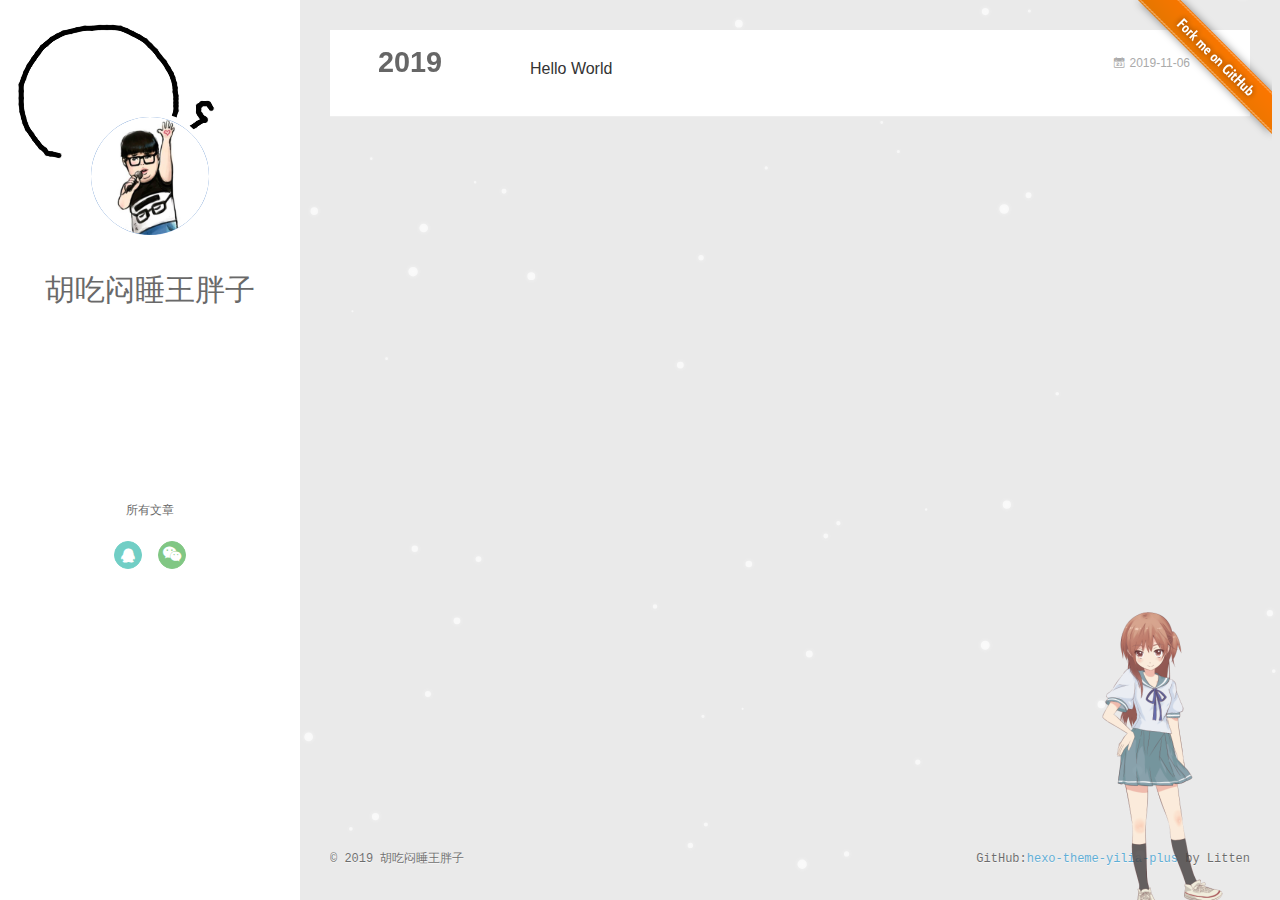
<file: archives/2019/index.html>
<!DOCTYPE html>
<html>
<head>
  <meta charset="utf-8">
  
  <meta name="renderer" content="webkit">
  <meta http-equiv="X-UA-Compatible" content="IE=edge" >
  <link rel="dns-prefetch" href="http://cptbtptp12138.xyz">
  <title>Archives: 2019 | 王胖子的Blog</title>
  <meta name="generator" content="hexo-theme-yilia-plus">
  <meta name="viewport" content="width=device-width, initial-scale=1, maximum-scale=1">
  
  <meta property="og:type" content="website">
<meta property="og:title" content="王胖子的Blog">
<meta property="og:url" content="http:&#x2F;&#x2F;cptbtptp12138.xyz&#x2F;archives&#x2F;2019&#x2F;index.html">
<meta property="og:site_name" content="王胖子的Blog">
<meta property="og:locale" content="zh_CN">
<meta name="twitter:card" content="summary">
  
    <link rel="alternative" href="/atom.xml" title="王胖子的Blog" type="application/atom+xml">
  
  
    <link rel="icon" href="/img/favicon.jpg">
  
  
    <link rel="apple-touch-icon" href="/apple-touch-icon-180x180.png">
  
  <link rel="stylesheet" type="text/css" href="/./main.826e88.css">
  <style type="text/css">
    
    #container.show {
      background: linear-gradient(200deg,#a0cfe4,#e8c37e);
    }
  </style>
  

  

  
    
 	  <script src="/lib/clickLove.js"></script>
  
  


  

</head>

<body>
  <div id="container" q-class="show:isCtnShow">
    <canvas id="anm-canvas" class="anm-canvas"></canvas>
    <div class="left-col" q-class="show:isShow">
      


<div class="overlay" style="background: #4d4d4d;background: url('/img/biubiubiu.gif') no-repeat ;"></div>
<div class="intrude-less">
	<header id="header" class="inner">
		<a href="/" class="profilepic">
			<img src="/img/head.jpg" class="js-avatar">
		</a>
		<hgroup>
		  <h1 class="header-author"><a href="/">胡吃闷睡王胖子</a></h1>
		</hgroup>
		

		<nav class="header-menu">
			<ul>
			
			</ul>
		</nav>
		<nav class="header-smart-menu">
    		
    			
    			<a q-on="click: openSlider(e, 'innerArchive')" href="javascript:void(0)" target="_blank" rel="noopener">所有文章</a>
    			
            
    			
            
    			
            
		</nav>
		<nav class="header-nav">
			<div class="social">
				
					<a class="qq" href="/img/qq2267690661.jpg" title="QQ" target="_blank"><i class="icon-qq"></i></a>
		        
					<a class="weixin" href="/img/weixin.png" title="微信" target="_blank"><i class="icon-weixin"></i></a>
		        
			</div>
		
		</nav>
	</header>		
</div>

    </div>
    <div class="mid-col" q-class="show:isShow,hide:isShow|isFalse">
      
      
      <a class="forkMe" style="position:absolute;z-index:999;top:0;right:0.5em" href="https://github.com/wangsy12138/wangsy12138.github.io"
        target="_blank"><img width="149" height="149" src="/img/forkme.png"
          class="attachment-full size-full" alt="Fork me on GitHub" data-recalc-dims="1"></a>
      
      
<nav id="mobile-nav">
  	<div class="overlay js-overlay" style="background: #4d4d4d"></div>
	<div class="btnctn js-mobile-btnctn">
  		<div class="slider-trigger list" q-on="click: openSlider(e)"><i class="icon icon-sort"></i></div>
	</div>
	<div class="intrude-less">
		<header id="header" class="inner">
			<div class="profilepic">
				<a href="/">
					<img src="/img/head.jpg" class="js-avatar">
				</a>
			</div>
			<hgroup>
			  <h1 class="header-author js-header-author">胡吃闷睡王胖子</h1>
			</hgroup>
			
			
			
			
			
			<nav class="header-nav">
				<div class="social">
					
						<a class="qq" target="_blank" href="/img/qq2267690661.jpg" title="QQ"><i class="icon-qq"></i></a>
			        
						<a class="weixin" target="_blank" href="/img/weixin.png" title="微信"><i class="icon-weixin"></i></a>
			        
				</div>
			</nav>

			<nav class="header-menu js-header-menu">
				<ul style="width: 50%">
				
				
				</ul>
			</nav>
		</header>				
	</div>
	<div class="mobile-mask" style="display:none" q-show="isShow"></div>
</nav>

      <div id="wrapper" class="body-wrap">
        <div class="menu-l">
          <div class="canvas-wrap">
            <canvas data-colors="#eaeaea" data-sectionHeight="100" data-contentId="js-content" id="myCanvas1"
              class="anm-canvas"></canvas>
          </div>
          <div id="js-content" class="content-ll">
            
  
  
    
    
      
      
      <section class="archives-wrap">
        <div class="archive-year-wrap">
          <a href="/archives/2019" class="archive-year">2019</a>
        </div>
        <div class="archives">
    
    <article class="archive-article archive-type-post">
  <div class="archive-article-inner">
    <header class="archive-article-header">
      	<div class="article-meta">
	      	
<a href="/2019/11/06/hello-world/" class="archive-article-date">
        <time datetime="2019-11-06T00:27:34.555Z" itemprop="datePublished"><i class="icon-calendar icon"></i>2019-11-06</time>
</a>

        </div>
    	 
  
    <h1 itemprop="name">
	
	  <a class="archive-article-title" href="/2019/11/06/hello-world/" target="_blank">Hello World</a>
  
    </h1>
  


        <div class="article-info info-on-right">
          
          

        </div>
        <div class="clearfix"></div>
    </header>
  </div>
</article>
  
  
    </div></section>
  

    


          </div>
        </div>
      </div>
      <footer id="footer">
  <div class="outer">
    <div id="footer-info">
    	<div class="footer-left">
    		&copy; 2019 胡吃闷睡王胖子
    	</div>
      	<div class="footer-right">
			
			
      		GitHub:<a href="https://github.com/JoeyBling/hexo-theme-yilia-plus" target="_blank">hexo-theme-yilia-plus</a> by Litten
      	</div>
    </div>
  </div>
  
  
	<script src="/lib/busuanzi.pure.js"></script>
	
  
  
	
	<span id="busuanzi_container_site_pv" style="display:none">
		本站总访问量<span id="busuanzi_value_site_pv"></span>次	
	        <span class="post-meta-divider" >|</span>
	</span>
  	<span id="busuanzi_container_site_uv" style='display:none'>
  		本站访客数<span id="busuanzi_value_site_uv"></span>人
  	</span>
  
</footer>

    </div>
    <script>
	var yiliaConfig = {
		mathjax: false,
		isHome: false,
		isPost: false,
		isArchive: true,
		isTag: false,
		isCategory: false,
		open_in_new: true,
		toc_hide_index: true,
		root: "/",
		innerArchive: true,
		showTags: true
	}
</script>

<script>!function(r){function e(t){if(i[t])return i[t].exports;var n=i[t]={exports:{},id:t,loaded:!1};return r[t].call(n.exports,n,n.exports,e),n.loaded=!0,n.exports}var i={};e.m=r,e.c=i,e.p="./",e(0)}([function(t,n,r){r(208),t.exports=r(205)},function(t,n,r){var d=r(3),y=r(46),g=r(26),b=r(27),x=r(47),m="prototype",S=function(t,n,r){var e,i,o,u,c=t&S.F,f=t&S.G,a=t&S.S,s=t&S.P,l=t&S.B,h=f?d:a?d[n]||(d[n]={}):(d[n]||{})[m],v=f?y:y[n]||(y[n]={}),p=v[m]||(v[m]={});for(e in f&&(r=n),r)o=((i=!c&&h&&void 0!==h[e])?h:r)[e],u=l&&i?x(o,d):s&&"function"==typeof o?x(Function.call,o):o,h&&b(h,e,o,t&S.U),v[e]!=o&&g(v,e,u),s&&p[e]!=o&&(p[e]=o)};d.core=y,S.F=1,S.G=2,S.S=4,S.P=8,S.B=16,S.W=32,S.U=64,S.R=128,t.exports=S},function(t,n,r){var e=r(5);t.exports=function(t){if(!e(t))throw TypeError(t+" is not an object!");return t}},function(t,n){var r=t.exports="undefined"!=typeof window&&window.Math==Math?window:"undefined"!=typeof self&&self.Math==Math?self:Function("return this")();"number"==typeof __g&&(__g=r)},function(t,n){t.exports=function(t){try{return!!t()}catch(t){return!0}}},function(t,n){t.exports=function(t){return"object"==typeof t?null!==t:"function"==typeof t}},function(t,n){var r=t.exports="undefined"!=typeof window&&window.Math==Math?window:"undefined"!=typeof self&&self.Math==Math?self:Function("return this")();"number"==typeof __g&&(__g=r)},function(t,n,r){var e=r(118)("wks"),i=r(79),o=r(3).Symbol,u="function"==typeof o;(t.exports=function(t){return e[t]||(e[t]=u&&o[t]||(u?o:i)("Symbol."+t))}).store=e},function(t,n,r){var e=r(49),i=Math.min;t.exports=function(t){return 0<t?i(e(t),9007199254740991):0}},function(t,n){var r={}.hasOwnProperty;t.exports=function(t,n){return r.call(t,n)}},function(t,n,r){t.exports=!r(4)(function(){return 7!=Object.defineProperty({},"a",{get:function(){return 7}}).a})},function(t,n,r){var e=r(2),i=r(174),o=r(53),u=Object.defineProperty;n.f=r(10)?Object.defineProperty:function(t,n,r){if(e(t),n=o(n,!0),e(r),i)try{return u(t,n,r)}catch(t){}if("get"in r||"set"in r)throw TypeError("Accessors not supported!");return"value"in r&&(t[n]=r.value),t}},function(t,n,r){t.exports=!r(20)(function(){return 7!=Object.defineProperty({},"a",{get:function(){return 7}}).a})},function(t,n,r){var e=r(14),i=r(24);t.exports=r(12)?function(t,n,r){return e.f(t,n,i(1,r))}:function(t,n,r){return t[n]=r,t}},function(t,n,r){var e=r(22),i=r(60),o=r(42),u=Object.defineProperty;n.f=r(12)?Object.defineProperty:function(t,n,r){if(e(t),n=o(n,!0),e(r),i)try{return u(t,n,r)}catch(t){}if("get"in r||"set"in r)throw TypeError("Accessors not supported!");return"value"in r&&(t[n]=r.value),t}},function(t,n,r){var e=r(96),i=r(34);t.exports=function(t){return e(i(t))}},function(t,n,r){var e=r(40)("wks"),i=r(25),o=r(6).Symbol,u="function"==typeof o;(t.exports=function(t){return e[t]||(e[t]=u&&o[t]||(u?o:i)("Symbol."+t))}).store=e},function(t,n,r){var e=r(51);t.exports=function(t){return Object(e(t))}},function(t,n){t.exports=function(t){return"object"==typeof t?null!==t:"function"==typeof t}},function(t,n){var r=t.exports={version:"2.6.9"};"number"==typeof __e&&(__e=r)},function(t,n){t.exports=function(t){try{return!!t()}catch(t){return!0}}},function(t,n){t.exports=function(t){if("function"!=typeof t)throw TypeError(t+" is not a function!");return t}},function(t,n,r){var e=r(18);t.exports=function(t){if(!e(t))throw TypeError(t+" is not an object!");return t}},function(t,n){t.exports=!0},function(t,n){t.exports=function(t,n){return{enumerable:!(1&t),configurable:!(2&t),writable:!(4&t),value:n}}},function(t,n){var r=0,e=Math.random();t.exports=function(t){return"Symbol(".concat(void 0===t?"":t,")_",(++r+e).toString(36))}},function(t,n,r){var e=r(11),i=r(75);t.exports=r(10)?function(t,n,r){return e.f(t,n,i(1,r))}:function(t,n,r){return t[n]=r,t}},function(t,n,r){var o=r(3),u=r(26),c=r(30),f=r(79)("src"),e=r(219),i="toString",a=(""+e).split(i);r(46).inspectSource=function(t){return e.call(t)},(t.exports=function(t,n,r,e){var i="function"==typeof r;i&&(c(r,"name")||u(r,"name",n)),t[n]!==r&&(i&&(c(r,f)||u(r,f,t[n]?""+t[n]:a.join(String(n)))),t===o?t[n]=r:e?t[n]?t[n]=r:u(t,n,r):(delete t[n],u(t,n,r)))})(Function.prototype,i,function(){return"function"==typeof this&&this[f]||e.call(this)})},function(t,n,r){var e=r(1),i=r(4),u=r(51),c=/"/g,o=function(t,n,r,e){var i=String(u(t)),o="<"+n;return""!==r&&(o+=" "+r+'="'+String(e).replace(c,"&quot;")+'"'),o+">"+i+"</"+n+">"};t.exports=function(n,t){var r={};r[n]=t(o),e(e.P+e.F*i(function(){var t=""[n]('"');return t!==t.toLowerCase()||3<t.split('"').length}),"String",r)}},function(t,n,r){var e=r(65),i=r(35);t.exports=Object.keys||function(t){return e(t,i)}},function(t,n){var r={}.hasOwnProperty;t.exports=function(t,n){return r.call(t,n)}},function(t,n,r){var e=r(117),i=r(75),o=r(33),u=r(53),c=r(30),f=r(174),a=Object.getOwnPropertyDescriptor;n.f=r(10)?a:function(t,n){if(t=o(t),n=u(n,!0),f)try{return a(t,n)}catch(t){}if(c(t,n))return i(!e.f.call(t,n),t[n])}},function(t,n,r){var e=r(30),i=r(17),o=r(154)("IE_PROTO"),u=Object.prototype;t.exports=Object.getPrototypeOf||function(t){return t=i(t),e(t,o)?t[o]:"function"==typeof t.constructor&&t instanceof t.constructor?t.constructor.prototype:t instanceof Object?u:null}},function(t,n,r){var e=r(116),i=r(51);t.exports=function(t){return e(i(t))}},function(t,n){t.exports=function(t){if(null==t)throw TypeError("Can't call method on  "+t);return t}},function(t,n){t.exports="constructor,hasOwnProperty,isPrototypeOf,propertyIsEnumerable,toLocaleString,toString,valueOf".split(",")},function(t,n){t.exports={}},function(t,n){n.f={}.propertyIsEnumerable},function(t,n,r){var e=r(14).f,i=r(9),o=r(16)("toStringTag");t.exports=function(t,n,r){t&&!i(t=r?t:t.prototype,o)&&e(t,o,{configurable:!0,value:n})}},function(t,n,r){var e=r(40)("keys"),i=r(25);t.exports=function(t){return e[t]||(e[t]=i(t))}},function(t,n,r){var e=r(19),i=r(6),o="__core-js_shared__",u=i[o]||(i[o]={});(t.exports=function(t,n){return u[t]||(u[t]=void 0!==n?n:{})})("versions",[]).push({version:e.version,mode:r(23)?"pure":"global",copyright:"© 2019 Denis Pushkarev (zloirock.ru)"})},function(t,n){var r=Math.ceil,e=Math.floor;t.exports=function(t){return isNaN(t=+t)?0:(0<t?e:r)(t)}},function(t,n,r){var i=r(18);t.exports=function(t,n){if(!i(t))return t;var r,e;if(n&&"function"==typeof(r=t.toString)&&!i(e=r.call(t)))return e;if("function"==typeof(r=t.valueOf)&&!i(e=r.call(t)))return e;if(!n&&"function"==typeof(r=t.toString)&&!i(e=r.call(t)))return e;throw TypeError("Can't convert object to primitive value")}},function(t,n,r){var e=r(6),i=r(19),o=r(23),u=r(44),c=r(14).f;t.exports=function(t){var n=i.Symbol||(i.Symbol=o?{}:e.Symbol||{});"_"==t.charAt(0)||t in n||c(n,t,{value:u.f(t)})}},function(t,n,r){n.f=r(16)},function(t,n){var r={}.toString;t.exports=function(t){return r.call(t).slice(8,-1)}},function(t,n){var r=t.exports={version:"2.6.9"};"number"==typeof __e&&(__e=r)},function(t,n,r){var o=r(21);t.exports=function(e,i,t){if(o(e),void 0===i)return e;switch(t){case 1:return function(t){return e.call(i,t)};case 2:return function(t,n){return e.call(i,t,n)};case 3:return function(t,n,r){return e.call(i,t,n,r)}}return function(){return e.apply(i,arguments)}}},function(t,n,r){"use strict";var e=r(4);t.exports=function(t,n){return!!t&&e(function(){n?t.call(null,function(){},1):t.call(null)})}},function(t,n){var r=Math.ceil,e=Math.floor;t.exports=function(t){return isNaN(t=+t)?0:(0<t?e:r)(t)}},function(t,n,r){var x=r(47),m=r(116),S=r(17),w=r(8),e=r(138);t.exports=function(l,t){var h=1==l,v=2==l,p=3==l,d=4==l,y=6==l,g=5==l||y,b=t||e;return function(t,n,r){for(var e,i,o=S(t),u=m(o),c=x(n,r,3),f=w(u.length),a=0,s=h?b(t,f):v?b(t,0):void 0;a<f;a++)if((g||a in u)&&(i=c(e=u[a],a,o),l))if(h)s[a]=i;else if(i)switch(l){case 3:return!0;case 5:return e;case 6:return a;case 2:s.push(e)}else if(d)return!1;return y?-1:p||d?d:s}}},function(t,n){t.exports=function(t){if(null==t)throw TypeError("Can't call method on  "+t);return t}},function(t,n,r){var i=r(1),o=r(46),u=r(4);t.exports=function(t,n){var r=(o.Object||{})[t]||Object[t],e={};e[t]=n(r),i(i.S+i.F*u(function(){r(1)}),"Object",e)}},function(t,n,r){var i=r(5);t.exports=function(t,n){if(!i(t))return t;var r,e;if(n&&"function"==typeof(r=t.toString)&&!i(e=r.call(t)))return e;if("function"==typeof(r=t.valueOf)&&!i(e=r.call(t)))return e;if(!n&&"function"==typeof(r=t.toString)&&!i(e=r.call(t)))return e;throw TypeError("Can't convert object to primitive value")}},function(t,n,r){var d=r(6),y=r(19),g=r(93),b=r(13),x=r(9),m="prototype",S=function(t,n,r){var e,i,o,u=t&S.F,c=t&S.G,f=t&S.S,a=t&S.P,s=t&S.B,l=t&S.W,h=c?y:y[n]||(y[n]={}),v=h[m],p=c?d:f?d[n]:(d[n]||{})[m];for(e in c&&(r=n),r)(i=!u&&p&&void 0!==p[e])&&x(h,e)||(o=i?p[e]:r[e],h[e]=c&&"function"!=typeof p[e]?r[e]:s&&i?g(o,d):l&&p[e]==o?function(e){var t=function(t,n,r){if(this instanceof e){switch(arguments.length){case 0:return new e;case 1:return new e(t);case 2:return new e(t,n)}return new e(t,n,r)}return e.apply(this,arguments)};return t[m]=e[m],t}(o):a&&"function"==typeof o?g(Function.call,o):o,a&&((h.virtual||(h.virtual={}))[e]=o,t&S.R&&v&&!v[e]&&b(v,e,o)))};S.F=1,S.G=2,S.S=4,S.P=8,S.B=16,S.W=32,S.U=64,S.R=128,t.exports=S},function(t,n,r){var e=r(34);t.exports=function(t){return Object(e(t))}},function(t,n,r){var o=r(196),e=r(1),i=r(118)("metadata"),u=i.store||(i.store=new(r(200))),c=function(t,n,r){var e=u.get(t);if(!e){if(!r)return;u.set(t,e=new o)}var i=e.get(n);if(!i){if(!r)return;e.set(n,i=new o)}return i};t.exports={store:u,map:c,has:function(t,n,r){var e=c(n,r,!1);return void 0!==e&&e.has(t)},get:function(t,n,r){var e=c(n,r,!1);return void 0===e?void 0:e.get(t)},set:function(t,n,r,e){c(r,e,!0).set(t,n)},keys:function(t,n){var r=c(t,n,!1),e=[];return r&&r.forEach(function(t,n){e.push(n)}),e},key:function(t){return void 0===t||"symbol"==typeof t?t:String(t)},exp:function(t){e(e.S,"Reflect",t)}}},function(t,n,r){"use strict";if(r(10)){var g=r(68),b=r(3),x=r(4),m=r(1),S=r(132),e=r(159),h=r(47),w=r(70),i=r(75),_=r(26),o=r(76),u=r(49),O=r(8),E=r(194),c=r(78),f=r(53),a=r(30),M=r(81),P=r(5),v=r(17),p=r(145),j=r(72),F=r(32),A=r(73).f,d=r(161),s=r(79),l=r(7),y=r(50),I=r(120),L=r(119),N=r(162),T=r(82),k=r(125),R=r(77),C=r(137),D=r(166),G=r(11),W=r(31),U=G.f,V=W.f,B=b.RangeError,q=b.TypeError,z=b.Uint8Array,K="ArrayBuffer",H="Shared"+K,J="BYTES_PER_ELEMENT",$="prototype",Y=Array[$],X=e.ArrayBuffer,Q=e.DataView,Z=y(0),tt=y(2),nt=y(3),rt=y(4),et=y(5),it=y(6),ot=I(!0),ut=I(!1),ct=N.values,ft=N.keys,at=N.entries,st=Y.lastIndexOf,lt=Y.reduce,ht=Y.reduceRight,vt=Y.join,pt=Y.sort,dt=Y.slice,yt=Y.toString,gt=Y.toLocaleString,bt=l("iterator"),xt=l("toStringTag"),mt=s("typed_constructor"),St=s("def_constructor"),wt=S.CONSTR,_t=S.TYPED,Ot=S.VIEW,Et="Wrong length!",Mt=y(1,function(t,n){return It(L(t,t[St]),n)}),Pt=x(function(){return 1===new z(new Uint16Array([1]).buffer)[0]}),jt=!!z&&!!z[$].set&&x(function(){new z(1).set({})}),Ft=function(t,n){var r=u(t);if(r<0||r%n)throw B("Wrong offset!");return r},At=function(t){if(P(t)&&_t in t)return t;throw q(t+" is not a typed array!")},It=function(t,n){if(!(P(t)&&mt in t))throw q("It is not a typed array constructor!");return new t(n)},Lt=function(t,n){return Nt(L(t,t[St]),n)},Nt=function(t,n){for(var r=0,e=n.length,i=It(t,e);r<e;)i[r]=n[r++];return i},Tt=function(t,n,r){U(t,n,{get:function(){return this._d[r]}})},kt=function(t){var n,r,e,i,o,u,c=v(t),f=arguments.length,a=1<f?arguments[1]:void 0,s=void 0!==a,l=d(c);if(null!=l&&!p(l)){for(u=l.call(c),e=[],n=0;!(o=u.next()).done;n++)e.push(o.value);c=e}for(s&&2<f&&(a=h(a,arguments[2],2)),n=0,r=O(c.length),i=It(this,r);n<r;n++)i[n]=s?a(c[n],n):c[n];return i},Rt=function(){for(var t=0,n=arguments.length,r=It(this,n);t<n;)r[t]=arguments[t++];return r},Ct=!!z&&x(function(){gt.call(new z(1))}),Dt=function(){return gt.apply(Ct?dt.call(At(this)):At(this),arguments)},Gt={copyWithin:function(t,n){return D.call(At(this),t,n,2<arguments.length?arguments[2]:void 0)},every:function(t){return rt(At(this),t,1<arguments.length?arguments[1]:void 0)},fill:function(t){return C.apply(At(this),arguments)},filter:function(t){return Lt(this,tt(At(this),t,1<arguments.length?arguments[1]:void 0))},find:function(t){return et(At(this),t,1<arguments.length?arguments[1]:void 0)},findIndex:function(t){return it(At(this),t,1<arguments.length?arguments[1]:void 0)},forEach:function(t){Z(At(this),t,1<arguments.length?arguments[1]:void 0)},indexOf:function(t){return ut(At(this),t,1<arguments.length?arguments[1]:void 0)},includes:function(t){return ot(At(this),t,1<arguments.length?arguments[1]:void 0)},join:function(t){return vt.apply(At(this),arguments)},lastIndexOf:function(t){return st.apply(At(this),arguments)},map:function(t){return Mt(At(this),t,1<arguments.length?arguments[1]:void 0)},reduce:function(t){return lt.apply(At(this),arguments)},reduceRight:function(t){return ht.apply(At(this),arguments)},reverse:function(){for(var t,n=this,r=At(n).length,e=Math.floor(r/2),i=0;i<e;)t=n[i],n[i++]=n[--r],n[r]=t;return n},some:function(t){return nt(At(this),t,1<arguments.length?arguments[1]:void 0)},sort:function(t){return pt.call(At(this),t)},subarray:function(t,n){var r=At(this),e=r.length,i=c(t,e);return new(L(r,r[St]))(r.buffer,r.byteOffset+i*r.BYTES_PER_ELEMENT,O((void 0===n?e:c(n,e))-i))}},Wt=function(t,n){return Lt(this,dt.call(At(this),t,n))},Ut=function(t){At(this);var n=Ft(arguments[1],1),r=this.length,e=v(t),i=O(e.length),o=0;if(r<i+n)throw B(Et);for(;o<i;)this[n+o]=e[o++]},Vt={entries:function(){return at.call(At(this))},keys:function(){return ft.call(At(this))},values:function(){return ct.call(At(this))}},Bt=function(t,n){return P(t)&&t[_t]&&"symbol"!=typeof n&&n in t&&String(+n)==String(n)},qt=function(t,n){return Bt(t,n=f(n,!0))?i(2,t[n]):V(t,n)},zt=function(t,n,r){return!(Bt(t,n=f(n,!0))&&P(r)&&a(r,"value"))||a(r,"get")||a(r,"set")||r.configurable||a(r,"writable")&&!r.writable||a(r,"enumerable")&&!r.enumerable?U(t,n,r):(t[n]=r.value,t)};wt||(W.f=qt,G.f=zt),m(m.S+m.F*!wt,"Object",{getOwnPropertyDescriptor:qt,defineProperty:zt}),x(function(){yt.call({})})&&(yt=gt=function(){return vt.call(this)});var Kt=o({},Gt);o(Kt,Vt),_(Kt,bt,Vt.values),o(Kt,{slice:Wt,set:Ut,constructor:function(){},toString:yt,toLocaleString:Dt}),Tt(Kt,"buffer","b"),Tt(Kt,"byteOffset","o"),Tt(Kt,"byteLength","l"),Tt(Kt,"length","e"),U(Kt,xt,{get:function(){return this[_t]}}),t.exports=function(t,l,n,o){var h=t+((o=!!o)?"Clamped":"")+"Array",r="get"+t,u="set"+t,v=b[h],c=v||{},e=v&&F(v),i=!v||!S.ABV,f={},a=v&&v[$],p=function(t,i){U(t,i,{get:function(){return t=i,(n=this._d).v[r](t*l+n.o,Pt);var t,n},set:function(t){return n=i,r=t,e=this._d,o&&(r=(r=Math.round(r))<0?0:255<r?255:255&r),void e.v[u](n*l+e.o,r,Pt);var n,r,e},enumerable:!0})};i?(v=n(function(t,n,r,e){w(t,v,h,"_d");var i,o,u,c,f=0,a=0;if(P(n)){if(!(n instanceof X||(c=M(n))==K||c==H))return _t in n?Nt(v,n):kt.call(v,n);i=n,a=Ft(r,l);var s=n.byteLength;if(void 0===e){if(s%l)throw B(Et);if((o=s-a)<0)throw B(Et)}else if(s<(o=O(e)*l)+a)throw B(Et);u=o/l}else u=E(n),i=new X(o=u*l);for(_(t,"_d",{b:i,o:a,l:o,e:u,v:new Q(i)});f<u;)p(t,f++)}),a=v[$]=j(Kt),_(a,"constructor",v)):x(function(){v(1)})&&x(function(){new v(-1)})&&k(function(t){new v,new v(null),new v(1.5),new v(t)},!0)||(v=n(function(t,n,r,e){var i;return w(t,v,h),P(n)?n instanceof X||(i=M(n))==K||i==H?void 0!==e?new c(n,Ft(r,l),e):void 0!==r?new c(n,Ft(r,l)):new c(n):_t in n?Nt(v,n):kt.call(v,n):new c(E(n))}),Z(e!==Function.prototype?A(c).concat(A(e)):A(c),function(t){t in v||_(v,t,c[t])}),v[$]=a,g||(a.constructor=v));var s=a[bt],d=!!s&&("values"==s.name||null==s.name),y=Vt.values;_(v,mt,!0),_(a,_t,h),_(a,Ot,!0),_(a,St,v),(o?new v(1)[xt]==h:xt in a)||U(a,xt,{get:function(){return h}}),f[h]=v,m(m.G+m.W+m.F*(v!=c),f),m(m.S,h,{BYTES_PER_ELEMENT:l}),m(m.S+m.F*x(function(){c.of.call(v,1)}),h,{from:kt,of:Rt}),J in a||_(a,J,l),m(m.P,h,Gt),R(h),m(m.P+m.F*jt,h,{set:Ut}),m(m.P+m.F*!d,h,Vt),g||a.toString==yt||(a.toString=yt),m(m.P+m.F*x(function(){new v(1).slice()}),h,{slice:Wt}),m(m.P+m.F*(x(function(){return[1,2].toLocaleString()!=new v([1,2]).toLocaleString()})||!x(function(){a.toLocaleString.call([1,2])})),h,{toLocaleString:Dt}),T[h]=d?s:y,g||d||_(a,bt,y)}}else t.exports=function(){}},function(t,n){var r={}.toString;t.exports=function(t){return r.call(t).slice(8,-1)}},function(t,n,r){var e=r(18),i=r(6).document,o=e(i)&&e(i.createElement);t.exports=function(t){return o?i.createElement(t):{}}},function(t,n,r){t.exports=!r(12)&&!r(20)(function(){return 7!=Object.defineProperty(r(59)("div"),"a",{get:function(){return 7}}).a})},function(t,n,r){"use strict";var x=r(23),m=r(54),S=r(66),w=r(13),_=r(36),O=r(98),E=r(38),M=r(104),P=r(16)("iterator"),j=!([].keys&&"next"in[].keys()),F="values",A=function(){return this};t.exports=function(t,n,r,e,i,o,u){O(r,n,e);var c,f,a,s=function(t){if(!j&&t in p)return p[t];switch(t){case"keys":case F:return function(){return new r(this,t)}}return function(){return new r(this,t)}},l=n+" Iterator",h=i==F,v=!1,p=t.prototype,d=p[P]||p["@@iterator"]||i&&p[i],y=d||s(i),g=i?h?s("entries"):y:void 0,b="Array"==n&&p.entries||d;if(b&&((a=M(b.call(new t)))!==Object.prototype&&a.next&&(E(a,l,!0),x||"function"==typeof a[P]||w(a,P,A))),h&&d&&d.name!==F&&(v=!0,y=function(){return d.call(this)}),x&&!u||!j&&!v&&p[P]||w(p,P,y),_[n]=y,_[l]=A,i)if(c={values:h?y:s(F),keys:o?y:s("keys"),entries:g},u)for(f in c)f in p||S(p,f,c[f]);else m(m.P+m.F*(j||v),n,c);return c}},function(t,n,e){var i=e(22),o=e(101),u=e(35),c=e(39)("IE_PROTO"),f=function(){},a="prototype",s=function(){var t,n=e(59)("iframe"),r=u.length;for(n.style.display="none",e(95).appendChild(n),n.src="javascript:",(t=n.contentWindow.document).open(),t.write("<script>document.F=Object<\/script>"),t.close(),s=t.F;r--;)delete s[a][u[r]];return s()};t.exports=Object.create||function(t,n){var r;return null!==t?(f[a]=i(t),r=new f,f[a]=null,r[c]=t):r=s(),void 0===n?r:o(r,n)}},function(t,n,r){var e=r(65),i=r(35).concat("length","prototype");n.f=Object.getOwnPropertyNames||function(t){return e(t,i)}},function(t,n){n.f=Object.getOwnPropertySymbols},function(t,n,r){var u=r(9),c=r(15),f=r(92)(!1),a=r(39)("IE_PROTO");t.exports=function(t,n){var r,e=c(t),i=0,o=[];for(r in e)r!=a&&u(e,r)&&o.push(r);for(;n.length>i;)u(e,r=n[i++])&&(~f(o,r)||o.push(r));return o}},function(t,n,r){t.exports=r(13)},function(t,n,r){var e=r(7)("unscopables"),i=Array.prototype;null==i[e]&&r(26)(i,e,{}),t.exports=function(t){i[e][t]=!0}},function(t,n){t.exports=!1},function(t,n,r){var e=r(79)("meta"),i=r(5),o=r(30),u=r(11).f,c=0,f=Object.isExtensible||function(){return!0},a=!r(4)(function(){return f(Object.preventExtensions({}))}),s=function(t){u(t,e,{value:{i:"O"+ ++c,w:{}}})},l=t.exports={KEY:e,NEED:!1,fastKey:function(t,n){if(!i(t))return"symbol"==typeof t?t:("string"==typeof t?"S":"P")+t;if(!o(t,e)){if(!f(t))return"F";if(!n)return"E";s(t)}return t[e].i},getWeak:function(t,n){if(!o(t,e)){if(!f(t))return!0;if(!n)return!1;s(t)}return t[e].w},onFreeze:function(t){return a&&l.NEED&&f(t)&&!o(t,e)&&s(t),t}}},function(t,n){t.exports=function(t,n,r,e){if(!(t instanceof n)||void 0!==e&&e in t)throw TypeError(r+": incorrect invocation!");return t}},function(t,n,r){var h=r(47),v=r(177),p=r(145),d=r(2),y=r(8),g=r(161),b={},x={};(n=t.exports=function(t,n,r,e,i){var o,u,c,f,a=i?function(){return t}:g(t),s=h(r,e,n?2:1),l=0;if("function"!=typeof a)throw TypeError(t+" is not iterable!");if(p(a)){for(o=y(t.length);l<o;l++)if((f=n?s(d(u=t[l])[0],u[1]):s(t[l]))===b||f===x)return f}else for(c=a.call(t);!(u=c.next()).done;)if((f=v(c,s,u.value,n))===b||f===x)return f}).BREAK=b,n.RETURN=x},function(t,n,e){var i=e(2),o=e(183),u=e(141),c=e(154)("IE_PROTO"),f=function(){},a="prototype",s=function(){var t,n=e(140)("iframe"),r=u.length;for(n.style.display="none",e(143).appendChild(n),n.src="javascript:",(t=n.contentWindow.document).open(),t.write("<script>document.F=Object<\/script>"),t.close(),s=t.F;r--;)delete s[a][u[r]];return s()};t.exports=Object.create||function(t,n){var r;return null!==t?(f[a]=i(t),r=new f,f[a]=null,r[c]=t):r=s(),void 0===n?r:o(r,n)}},function(t,n,r){var e=r(185),i=r(141).concat("length","prototype");n.f=Object.getOwnPropertyNames||function(t){return e(t,i)}},function(t,n,r){var e=r(185),i=r(141);t.exports=Object.keys||function(t){return e(t,i)}},function(t,n){t.exports=function(t,n){return{enumerable:!(1&t),configurable:!(2&t),writable:!(4&t),value:n}}},function(t,n,r){var i=r(27);t.exports=function(t,n,r){for(var e in n)i(t,e,n[e],r);return t}},function(t,n,r){"use strict";var e=r(3),i=r(11),o=r(10),u=r(7)("species");t.exports=function(t){var n=e[t];o&&n&&!n[u]&&i.f(n,u,{configurable:!0,get:function(){return this}})}},function(t,n,r){var e=r(49),i=Math.max,o=Math.min;t.exports=function(t,n){return(t=e(t))<0?i(t+n,0):o(t,n)}},function(t,n){var r=0,e=Math.random();t.exports=function(t){return"Symbol(".concat(void 0===t?"":t,")_",(++r+e).toString(36))}},function(t,n,r){var e=r(5);t.exports=function(t,n){if(!e(t)||t._t!==n)throw TypeError("Incompatible receiver, "+n+" required!");return t}},function(t,n,r){var i=r(45),o=r(7)("toStringTag"),u="Arguments"==i(function(){return arguments}());t.exports=function(t){var n,r,e;return void 0===t?"Undefined":null===t?"Null":"string"==typeof(r=function(t,n){try{return t[n]}catch(t){}}(n=Object(t),o))?r:u?i(n):"Object"==(e=i(n))&&"function"==typeof n.callee?"Arguments":e}},function(t,n){t.exports={}},function(t,n,r){var e=r(11).f,i=r(30),o=r(7)("toStringTag");t.exports=function(t,n,r){t&&!i(t=r?t:t.prototype,o)&&e(t,o,{configurable:!0,value:n})}},function(t,n,r){var u=r(1),e=r(51),c=r(4),f=r(157),i="["+f+"]",o=RegExp("^"+i+i+"*"),a=RegExp(i+i+"*$"),s=function(t,n,r){var e={},i=c(function(){return!!f[t]()||"​"!="​"[t]()}),o=e[t]=i?n(l):f[t];r&&(e[r]=o),u(u.P+u.F*i,"String",e)},l=s.trim=function(t,n){return t=String(e(t)),1&n&&(t=t.replace(o,"")),2&n&&(t=t.replace(a,"")),t};t.exports=s},function(t,n,r){t.exports={default:r(88),__esModule:!0}},function(t,n,r){t.exports={default:r(89),__esModule:!0}},function(t,n,r){"use strict";function e(t){return t&&t.__esModule?t:{default:t}}n.__esModule=!0;var i=e(r(86)),o=e(r(85)),u="function"==typeof o.default&&"symbol"==typeof i.default?function(t){return typeof t}:function(t){return t&&"function"==typeof o.default&&t.constructor===o.default&&t!==o.default.prototype?"symbol":typeof t};n.default="function"==typeof o.default&&"symbol"===u(i.default)?function(t){return void 0===t?"undefined":u(t)}:function(t){return t&&"function"==typeof o.default&&t.constructor===o.default&&t!==o.default.prototype?"symbol":void 0===t?"undefined":u(t)}},function(t,n,r){r(111),r(109),r(112),r(113),t.exports=r(19).Symbol},function(t,n,r){r(110),r(114),t.exports=r(44).f("iterator")},function(t,n){t.exports=function(t){if("function"!=typeof t)throw TypeError(t+" is not a function!");return t}},function(t,n){t.exports=function(){}},function(t,n,r){var f=r(15),a=r(107),s=r(106);t.exports=function(c){return function(t,n,r){var e,i=f(t),o=a(i.length),u=s(r,o);if(c&&n!=n){for(;u<o;)if((e=i[u++])!=e)return!0}else for(;u<o;u++)if((c||u in i)&&i[u]===n)return c||u||0;return!c&&-1}}},function(t,n,r){var o=r(90);t.exports=function(e,i,t){if(o(e),void 0===i)return e;switch(t){case 1:return function(t){return e.call(i,t)};case 2:return function(t,n){return e.call(i,t,n)};case 3:return function(t,n,r){return e.call(i,t,n,r)}}return function(){return e.apply(i,arguments)}}},function(t,n,r){var c=r(29),f=r(64),a=r(37);t.exports=function(t){var n=c(t),r=f.f;if(r)for(var e,i=r(t),o=a.f,u=0;i.length>u;)o.call(t,e=i[u++])&&n.push(e);return n}},function(t,n,r){var e=r(6).document;t.exports=e&&e.documentElement},function(t,n,r){var e=r(58);t.exports=Object("z").propertyIsEnumerable(0)?Object:function(t){return"String"==e(t)?t.split(""):Object(t)}},function(t,n,r){var e=r(58);t.exports=Array.isArray||function(t){return"Array"==e(t)}},function(t,n,r){"use strict";var e=r(62),i=r(24),o=r(38),u={};r(13)(u,r(16)("iterator"),function(){return this}),t.exports=function(t,n,r){t.prototype=e(u,{next:i(1,r)}),o(t,n+" Iterator")}},function(t,n){t.exports=function(t,n){return{value:n,done:!!t}}},function(t,n,r){var e=r(25)("meta"),i=r(18),o=r(9),u=r(14).f,c=0,f=Object.isExtensible||function(){return!0},a=!r(20)(function(){return f(Object.preventExtensions({}))}),s=function(t){u(t,e,{value:{i:"O"+ ++c,w:{}}})},l=t.exports={KEY:e,NEED:!1,fastKey:function(t,n){if(!i(t))return"symbol"==typeof t?t:("string"==typeof t?"S":"P")+t;if(!o(t,e)){if(!f(t))return"F";if(!n)return"E";s(t)}return t[e].i},getWeak:function(t,n){if(!o(t,e)){if(!f(t))return!0;if(!n)return!1;s(t)}return t[e].w},onFreeze:function(t){return a&&l.NEED&&f(t)&&!o(t,e)&&s(t),t}}},function(t,n,r){var u=r(14),c=r(22),f=r(29);t.exports=r(12)?Object.defineProperties:function(t,n){c(t);for(var r,e=f(n),i=e.length,o=0;o<i;)u.f(t,r=e[o++],n[r]);return t}},function(t,n,r){var e=r(37),i=r(24),o=r(15),u=r(42),c=r(9),f=r(60),a=Object.getOwnPropertyDescriptor;n.f=r(12)?a:function(t,n){if(t=o(t),n=u(n,!0),f)try{return a(t,n)}catch(t){}if(c(t,n))return i(!e.f.call(t,n),t[n])}},function(t,n,r){var e=r(15),i=r(63).f,o={}.toString,u="object"==typeof window&&window&&Object.getOwnPropertyNames?Object.getOwnPropertyNames(window):[];t.exports.f=function(t){return u&&"[object Window]"==o.call(t)?function(t){try{return i(t)}catch(t){return u.slice()}}(t):i(e(t))}},function(t,n,r){var e=r(9),i=r(55),o=r(39)("IE_PROTO"),u=Object.prototype;t.exports=Object.getPrototypeOf||function(t){return t=i(t),e(t,o)?t[o]:"function"==typeof t.constructor&&t instanceof t.constructor?t.constructor.prototype:t instanceof Object?u:null}},function(t,n,r){var f=r(41),a=r(34);t.exports=function(c){return function(t,n){var r,e,i=String(a(t)),o=f(n),u=i.length;return o<0||u<=o?c?"":void 0:(r=i.charCodeAt(o))<55296||56319<r||o+1===u||(e=i.charCodeAt(o+1))<56320||57343<e?c?i.charAt(o):r:c?i.slice(o,o+2):e-56320+(r-55296<<10)+65536}}},function(t,n,r){var e=r(41),i=Math.max,o=Math.min;t.exports=function(t,n){return(t=e(t))<0?i(t+n,0):o(t,n)}},function(t,n,r){var e=r(41),i=Math.min;t.exports=function(t){return 0<t?i(e(t),9007199254740991):0}},function(t,n,r){"use strict";var e=r(91),i=r(99),o=r(36),u=r(15);t.exports=r(61)(Array,"Array",function(t,n){this._t=u(t),this._i=0,this._k=n},function(){var t=this._t,n=this._k,r=this._i++;return!t||r>=t.length?(this._t=void 0,i(1)):i(0,"keys"==n?r:"values"==n?t[r]:[r,t[r]])},"values"),o.Arguments=o.Array,e("keys"),e("values"),e("entries")},function(t,n){},function(t,n,r){"use strict";var e=r(105)(!0);r(61)(String,"String",function(t){this._t=String(t),this._i=0},function(){var t,n=this._t,r=this._i;return r>=n.length?{value:void 0,done:!0}:(t=e(n,r),this._i+=t.length,{value:t,done:!1})})},function(t,n,r){"use strict";var e=r(6),u=r(9),i=r(12),o=r(54),c=r(66),f=r(100).KEY,a=r(20),s=r(40),l=r(38),h=r(25),v=r(16),p=r(44),d=r(43),y=r(94),g=r(97),b=r(22),x=r(18),m=r(55),S=r(15),w=r(42),_=r(24),O=r(62),E=r(103),M=r(102),P=r(64),j=r(14),F=r(29),A=M.f,I=j.f,L=E.f,N=e.Symbol,T=e.JSON,k=T&&T.stringify,R="prototype",C=v("_hidden"),D=v("toPrimitive"),G={}.propertyIsEnumerable,W=s("symbol-registry"),U=s("symbols"),V=s("op-symbols"),B=Object[R],q="function"==typeof N&&!!P.f,z=e.QObject,K=!z||!z[R]||!z[R].findChild,H=i&&a(function(){return 7!=O(I({},"a",{get:function(){return I(this,"a",{value:7}).a}})).a})?function(t,n,r){var e=A(B,n);e&&delete B[n],I(t,n,r),e&&t!==B&&I(B,n,e)}:I,J=function(t){var n=U[t]=O(N[R]);return n._k=t,n},$=q&&"symbol"==typeof N.iterator?function(t){return"symbol"==typeof t}:function(t){return t instanceof N},Y=function(t,n,r){return t===B&&Y(V,n,r),b(t),n=w(n,!0),b(r),u(U,n)?(r.enumerable?(u(t,C)&&t[C][n]&&(t[C][n]=!1),r=O(r,{enumerable:_(0,!1)})):(u(t,C)||I(t,C,_(1,{})),t[C][n]=!0),H(t,n,r)):I(t,n,r)},X=function(t,n){b(t);for(var r,e=y(n=S(n)),i=0,o=e.length;i<o;)Y(t,r=e[i++],n[r]);return t},Q=function(t){var n=G.call(this,t=w(t,!0));return!(this===B&&u(U,t)&&!u(V,t))&&(!(n||!u(this,t)||!u(U,t)||u(this,C)&&this[C][t])||n)},Z=function(t,n){if(t=S(t),n=w(n,!0),t!==B||!u(U,n)||u(V,n)){var r=A(t,n);return!r||!u(U,n)||u(t,C)&&t[C][n]||(r.enumerable=!0),r}},tt=function(t){for(var n,r=L(S(t)),e=[],i=0;r.length>i;)u(U,n=r[i++])||n==C||n==f||e.push(n);return e},nt=function(t){for(var n,r=t===B,e=L(r?V:S(t)),i=[],o=0;e.length>o;)!u(U,n=e[o++])||r&&!u(B,n)||i.push(U[n]);return i};q||(c((N=function(){if(this instanceof N)throw TypeError("Symbol is not a constructor!");var n=h(0<arguments.length?arguments[0]:void 0),r=function(t){this===B&&r.call(V,t),u(this,C)&&u(this[C],n)&&(this[C][n]=!1),H(this,n,_(1,t))};return i&&K&&H(B,n,{configurable:!0,set:r}),J(n)})[R],"toString",function(){return this._k}),M.f=Z,j.f=Y,r(63).f=E.f=tt,r(37).f=Q,P.f=nt,i&&!r(23)&&c(B,"propertyIsEnumerable",Q,!0),p.f=function(t){return J(v(t))}),o(o.G+o.W+o.F*!q,{Symbol:N});for(var rt="hasInstance,isConcatSpreadable,iterator,match,replace,search,species,split,toPrimitive,toStringTag,unscopables".split(","),et=0;rt.length>et;)v(rt[et++]);for(var it=F(v.store),ot=0;it.length>ot;)d(it[ot++]);o(o.S+o.F*!q,"Symbol",{for:function(t){return u(W,t+="")?W[t]:W[t]=N(t)},keyFor:function(t){if(!$(t))throw TypeError(t+" is not a symbol!");for(var n in W)if(W[n]===t)return n},useSetter:function(){K=!0},useSimple:function(){K=!1}}),o(o.S+o.F*!q,"Object",{create:function(t,n){return void 0===n?O(t):X(O(t),n)},defineProperty:Y,defineProperties:X,getOwnPropertyDescriptor:Z,getOwnPropertyNames:tt,getOwnPropertySymbols:nt});var ut=a(function(){P.f(1)});o(o.S+o.F*ut,"Object",{getOwnPropertySymbols:function(t){return P.f(m(t))}}),T&&o(o.S+o.F*(!q||a(function(){var t=N();return"[null]"!=k([t])||"{}"!=k({a:t})||"{}"!=k(Object(t))})),"JSON",{stringify:function(t){for(var n,r,e=[t],i=1;arguments.length>i;)e.push(arguments[i++]);if(r=n=e[1],(x(n)||void 0!==t)&&!$(t))return g(n)||(n=function(t,n){if("function"==typeof r&&(n=r.call(this,t,n)),!$(n))return n}),e[1]=n,k.apply(T,e)}}),N[R][D]||r(13)(N[R],D,N[R].valueOf),l(N,"Symbol"),l(Math,"Math",!0),l(e.JSON,"JSON",!0)},function(t,n,r){r(43)("asyncIterator")},function(t,n,r){r(43)("observable")},function(t,n,r){r(108);for(var e=r(6),i=r(13),o=r(36),u=r(16)("toStringTag"),c="CSSRuleList,CSSStyleDeclaration,CSSValueList,ClientRectList,DOMRectList,DOMStringList,DOMTokenList,DataTransferItemList,FileList,HTMLAllCollection,HTMLCollection,HTMLFormElement,HTMLSelectElement,MediaList,MimeTypeArray,NamedNodeMap,NodeList,PaintRequestList,Plugin,PluginArray,SVGLengthList,SVGNumberList,SVGPathSegList,SVGPointList,SVGStringList,SVGTransformList,SourceBufferList,StyleSheetList,TextTrackCueList,TextTrackList,TouchList".split(","),f=0;f<c.length;f++){var a=c[f],s=e[a],l=s&&s.prototype;l&&!l[u]&&i(l,u,a),o[a]=o.Array}},function(t,n,r){"use strict";var e=r(2);t.exports=function(){var t=e(this),n="";return t.global&&(n+="g"),t.ignoreCase&&(n+="i"),t.multiline&&(n+="m"),t.unicode&&(n+="u"),t.sticky&&(n+="y"),n}},function(t,n,r){var e=r(45);t.exports=Object("z").propertyIsEnumerable(0)?Object:function(t){return"String"==e(t)?t.split(""):Object(t)}},function(t,n){n.f={}.propertyIsEnumerable},function(t,n,r){var e=r(46),i=r(3),o="__core-js_shared__",u=i[o]||(i[o]={});(t.exports=function(t,n){return u[t]||(u[t]=void 0!==n?n:{})})("versions",[]).push({version:e.version,mode:r(68)?"pure":"global",copyright:"© 2019 Denis Pushkarev (zloirock.ru)"})},function(t,n,r){var i=r(2),o=r(21),u=r(7)("species");t.exports=function(t,n){var r,e=i(t).constructor;return void 0===e||null==(r=i(e)[u])?n:o(r)}},function(t,n,r){var f=r(33),a=r(8),s=r(78);t.exports=function(c){return function(t,n,r){var e,i=f(t),o=a(i.length),u=s(r,o);if(c&&n!=n){for(;u<o;)if((e=i[u++])!=e)return!0}else for(;u<o;u++)if((c||u in i)&&i[u]===n)return c||u||0;return!c&&-1}}},function(t,n,r){"use strict";var g=r(3),b=r(1),x=r(27),m=r(76),S=r(69),w=r(71),_=r(70),O=r(5),E=r(4),M=r(125),P=r(83),j=r(144);t.exports=function(e,t,n,r,i,o){var u=g[e],c=u,f=i?"set":"add",a=c&&c.prototype,s={},l=function(t){var r=a[t];x(a,t,"delete"==t?function(t){return!(o&&!O(t))&&r.call(this,0===t?0:t)}:"has"==t?function(t){return!(o&&!O(t))&&r.call(this,0===t?0:t)}:"get"==t?function(t){return o&&!O(t)?void 0:r.call(this,0===t?0:t)}:"add"==t?function(t){return r.call(this,0===t?0:t),this}:function(t,n){return r.call(this,0===t?0:t,n),this})};if("function"==typeof c&&(o||a.forEach&&!E(function(){(new c).entries().next()}))){var h=new c,v=h[f](o?{}:-0,1)!=h,p=E(function(){h.has(1)}),d=M(function(t){new c(t)}),y=!o&&E(function(){for(var t=new c,n=5;n--;)t[f](n,n);return!t.has(-0)});d||(((c=t(function(t,n){_(t,c,e);var r=j(new u,t,c);return null!=n&&w(n,i,r[f],r),r})).prototype=a).constructor=c),(p||y)&&(l("delete"),l("has"),i&&l("get")),(y||v)&&l(f),o&&a.clear&&delete a.clear}else c=r.getConstructor(t,e,i,f),m(c.prototype,n),S.NEED=!0;return P(c,e),s[e]=c,b(b.G+b.W+b.F*(c!=u),s),o||r.setStrong(c,e,i),c}},function(t,n,r){"use strict";r(197);var s=r(27),l=r(26),h=r(4),v=r(51),p=r(7),d=r(152),y=p("species"),g=!h(function(){var t=/./;return t.exec=function(){var t=[];return t.groups={a:"7"},t},"7"!=="".replace(t,"$<a>")}),b=function(){var t=/(?:)/,n=t.exec;t.exec=function(){return n.apply(this,arguments)};var r="ab".split(t);return 2===r.length&&"a"===r[0]&&"b"===r[1]}();t.exports=function(r,t,n){var e=p(r),o=!h(function(){var t={};return t[e]=function(){return 7},7!=""[r](t)}),i=o?!h(function(){var t=!1,n=/a/;return n.exec=function(){return t=!0,null},"split"===r&&(n.constructor={},n.constructor[y]=function(){return n}),n[e](""),!t}):void 0;if(!o||!i||"replace"===r&&!g||"split"===r&&!b){var u=/./[e],c=n(v,e,""[r],function(t,n,r,e,i){return n.exec===d?o&&!i?{done:!0,value:u.call(n,r,e)}:{done:!0,value:t.call(r,n,e)}:{done:!1}}),f=c[0],a=c[1];s(String.prototype,r,f),l(RegExp.prototype,e,2==t?function(t,n){return a.call(t,this,n)}:function(t){return a.call(t,this)})}}},function(t,n,r){var e=r(45);t.exports=Array.isArray||function(t){return"Array"==e(t)}},function(t,n,r){var e=r(5),i=r(45),o=r(7)("match");t.exports=function(t){var n;return e(t)&&(void 0!==(n=t[o])?!!n:"RegExp"==i(t))}},function(t,n,r){var o=r(7)("iterator"),u=!1;try{var e=[7][o]();e.return=function(){u=!0},Array.from(e,function(){throw 2})}catch(t){}t.exports=function(t,n){if(!n&&!u)return!1;var r=!1;try{var e=[7],i=e[o]();i.next=function(){return{done:r=!0}},e[o]=function(){return i},t(e)}catch(t){}return r}},function(t,n,r){"use strict";t.exports=r(68)||!r(4)(function(){var t=Math.random();__defineSetter__.call(null,t,function(){}),delete r(3)[t]})},function(t,n){n.f=Object.getOwnPropertySymbols},function(t,n,r){"use strict";var i=r(81),o=RegExp.prototype.exec;t.exports=function(t,n){var r=t.exec;if("function"==typeof r){var e=r.call(t,n);if("object"!=typeof e)throw new TypeError("RegExp exec method returned something other than an Object or null");return e}if("RegExp"!==i(t))throw new TypeError("RegExp#exec called on incompatible receiver");return o.call(t,n)}},function(t,n,r){"use strict";var e=r(1),u=r(21),c=r(47),f=r(71);t.exports=function(t){e(e.S,t,{from:function(t){var n,r,e,i,o=arguments[1];return u(this),(n=void 0!==o)&&u(o),null==t?new this:(r=[],n?(e=0,i=c(o,arguments[2],2),f(t,!1,function(t){r.push(i(t,e++))})):f(t,!1,r.push,r),new this(r))}})}},function(t,n,r){"use strict";var e=r(1);t.exports=function(t){e(e.S,t,{of:function(){for(var t=arguments.length,n=new Array(t);t--;)n[t]=arguments[t];return new this(n)}})}},function(t,n,r){var f=r(49),a=r(51);t.exports=function(c){return function(t,n){var r,e,i=String(a(t)),o=f(n),u=i.length;return o<0||u<=o?c?"":void 0:(r=i.charCodeAt(o))<55296||56319<r||o+1===u||(e=i.charCodeAt(o+1))<56320||57343<e?c?i.charAt(o):r:c?i.slice(o,o+2):e-56320+(r-55296<<10)+65536}}},function(t,n,r){for(var e,i=r(3),o=r(26),u=r(79),c=u("typed_array"),f=u("view"),a=!(!i.ArrayBuffer||!i.DataView),s=a,l=0,h="Int8Array,Uint8Array,Uint8ClampedArray,Int16Array,Uint16Array,Int32Array,Uint32Array,Float32Array,Float64Array".split(",");l<9;)(e=i[h[l++]])?(o(e.prototype,c,!0),o(e.prototype,f,!0)):s=!1;t.exports={ABV:a,CONSTR:s,TYPED:c,VIEW:f}},function(t,n,r){var e=r(3).navigator;t.exports=e&&e.userAgent||""},function(t,n){"use strict";var r,e={versions:(r=window.navigator.userAgent,{trident:-1<r.indexOf("Trident"),presto:-1<r.indexOf("Presto"),webKit:-1<r.indexOf("AppleWebKit"),gecko:-1<r.indexOf("Gecko")&&-1==r.indexOf("KHTML"),mobile:!!r.match(/AppleWebKit.*Mobile.*/),ios:!!r.match(/\(i[^;]+;( U;)? CPU.+Mac OS X/),android:-1<r.indexOf("Android")||-1<r.indexOf("Linux"),iPhone:-1<r.indexOf("iPhone")||-1<r.indexOf("Mac"),iPad:-1<r.indexOf("iPad"),webApp:-1==r.indexOf("Safari"),weixin:-1==r.indexOf("MicroMessenger")})};t.exports=e},function(t,n,r){"use strict";var e,i=r(87),l=(e=i)&&e.__esModule?e:{default:e},h=function(){function n(t,n,r){return n||r?String.fromCharCode(n||r):o[t]||t}function r(t){return s[t]}var e=/&quot;|&lt;|&gt;|&amp;|&nbsp;|&apos;|&#(\d+);|&#(\d+)/g,i=/['<> "&]/g,o={"&quot;":'"',"&lt;":"<","&gt;":">","&amp;":"&","&nbsp;":" "},u=/\u00a0/g,c=/<br\s*\/?>/gi,f=/\r?\n/g,a=/\s/g,s={};for(var t in o)s[o[t]]=t;return o["&apos;"]="'",s["'"]="&#39;",{encode:function(t){return t?(""+t).replace(i,r).replace(f,"<br/>").replace(a,"&nbsp;"):""},decode:function(t){return t?(""+t).replace(c,"\n").replace(e,n).replace(u," "):""},encodeBase16:function(t){if(!t)return t;for(var n=[],r=0,e=(t+="").length;r<e;r++)n.push(t.charCodeAt(r).toString(16).toUpperCase());return n.join("")},encodeBase16forJSON:function(t){if(!t)return t;for(var n=[],r=0,e=(t=t.replace(/[\u4E00-\u9FBF]/gi,function(t){return escape(t).replace("%u","\\u")})).length;r<e;r++)n.push(t.charCodeAt(r).toString(16).toUpperCase());return n.join("")},decodeBase16:function(t){if(!t)return t;for(var n=[],r=0,e=(t+="").length;r<e;r+=2)n.push(String.fromCharCode("0x"+t.slice(r,r+2)));return n.join("")},encodeObject:function(t){if(t instanceof Array)for(var n=0,r=t.length;n<r;n++)t[n]=h.encodeObject(t[n]);else if("object"==(void 0===t?"undefined":(0,l.default)(t)))for(var e in t)t[e]=h.encodeObject(t[e]);else if("string"==typeof t)return h.encode(t);return t},loadScript:function(t){var n=document.createElement("script");document.getElementsByTagName("body")[0].appendChild(n),n.setAttribute("src",t)},addLoadEvent:function(t){var n=window.onload;"function"!=typeof window.onload?window.onload=t:window.onload=function(){n(),t()}}}}();t.exports=h},function(t,n,r){"use strict";var e=r(131)(!0);t.exports=function(t,n,r){return n+(r?e(t,n).length:1)}},function(t,n,r){"use strict";var c=r(17),f=r(78),a=r(8);t.exports=function(t){for(var n=c(this),r=a(n.length),e=arguments.length,i=f(1<e?arguments[1]:void 0,r),o=2<e?arguments[2]:void 0,u=void 0===o?r:f(o,r);i<u;)n[i++]=t;return n}},function(t,n,r){var e=r(215);t.exports=function(t,n){return new(e(t))(n)}},function(t,n,r){"use strict";var e=r(11),i=r(75);t.exports=function(t,n,r){n in t?e.f(t,n,i(0,r)):t[n]=r}},function(t,n,r){var e=r(5),i=r(3).document,o=e(i)&&e(i.createElement);t.exports=function(t){return o?i.createElement(t):{}}},function(t,n){t.exports="constructor,hasOwnProperty,isPrototypeOf,propertyIsEnumerable,toLocaleString,toString,valueOf".split(",")},function(t,n,r){var e=r(7)("match");t.exports=function(n){var r=/./;try{"/./"[n](r)}catch(t){try{return r[e]=!1,!"/./"[n](r)}catch(n){}}return!0}},function(t,n,r){var e=r(3).document;t.exports=e&&e.documentElement},function(t,n,r){var o=r(5),u=r(153).set;t.exports=function(t,n,r){var e,i=n.constructor;return i!==r&&"function"==typeof i&&(e=i.prototype)!==r.prototype&&o(e)&&u&&u(t,e),t}},function(t,n,r){var e=r(82),i=r(7)("iterator"),o=Array.prototype;t.exports=function(t){return void 0!==t&&(e.Array===t||o[i]===t)}},function(t,n,r){"use strict";var e=r(72),i=r(75),o=r(83),u={};r(26)(u,r(7)("iterator"),function(){return this}),t.exports=function(t,n,r){t.prototype=e(u,{next:i(1,r)}),o(t,n+" Iterator")}},function(t,n,r){"use strict";var x=r(68),m=r(1),S=r(27),w=r(26),_=r(82),O=r(146),E=r(83),M=r(32),P=r(7)("iterator"),j=!([].keys&&"next"in[].keys()),F="values",A=function(){return this};t.exports=function(t,n,r,e,i,o,u){O(r,n,e);var c,f,a,s=function(t){if(!j&&t in p)return p[t];switch(t){case"keys":case F:return function(){return new r(this,t)}}return function(){return new r(this,t)}},l=n+" Iterator",h=i==F,v=!1,p=t.prototype,d=p[P]||p["@@iterator"]||i&&p[i],y=d||s(i),g=i?h?s("entries"):y:void 0,b="Array"==n&&p.entries||d;if(b&&((a=M(b.call(new t)))!==Object.prototype&&a.next&&(E(a,l,!0),x||"function"==typeof a[P]||w(a,P,A))),h&&d&&d.name!==F&&(v=!0,y=function(){return d.call(this)}),x&&!u||!j&&!v&&p[P]||w(p,P,y),_[n]=y,_[l]=A,i)if(c={values:h?y:s(F),keys:o?y:s("keys"),entries:g},u)for(f in c)f in p||S(p,f,c[f]);else m(m.P+m.F*(j||v),n,c);return c}},function(t,n){var r=Math.expm1;t.exports=!r||22025.465794806718<r(10)||r(10)<22025.465794806718||-2e-17!=r(-2e-17)?function(t){return 0==(t=+t)?t:-1e-6<t&&t<1e-6?t+t*t/2:Math.exp(t)-1}:r},function(t,n){t.exports=Math.sign||function(t){return 0==(t=+t)||t!=t?t:t<0?-1:1}},function(t,n,r){var c=r(3),f=r(158).set,a=c.MutationObserver||c.WebKitMutationObserver,s=c.process,l=c.Promise,h="process"==r(45)(s);t.exports=function(){var r,e,i,t=function(){var t,n;for(h&&(t=s.domain)&&t.exit();r;){n=r.fn,r=r.next;try{n()}catch(t){throw r?i():e=void 0,t}}e=void 0,t&&t.enter()};if(h)i=function(){s.nextTick(t)};else if(!a||c.navigator&&c.navigator.standalone)if(l&&l.resolve){var n=l.resolve(void 0);i=function(){n.then(t)}}else i=function(){f.call(c,t)};else{var o=!0,u=document.createTextNode("");new a(t).observe(u,{characterData:!0}),i=function(){u.data=o=!o}}return function(t){var n={fn:t,next:void 0};e&&(e.next=n),r||(r=n,i()),e=n}}},function(t,n,r){"use strict";function e(t){var r,e;this.promise=new t(function(t,n){if(void 0!==r||void 0!==e)throw TypeError("Bad Promise constructor");r=t,e=n}),this.resolve=i(r),this.reject=i(e)}var i=r(21);t.exports.f=function(t){return new e(t)}},function(t,n,r){"use strict";var e,i,u=r(115),c=RegExp.prototype.exec,f=String.prototype.replace,o=c,a="lastIndex",s=(e=/a/,i=/b*/g,c.call(e,"a"),c.call(i,"a"),0!==e[a]||0!==i[a]),l=void 0!==/()??/.exec("")[1];(s||l)&&(o=function(t){var n,r,e,i,o=this;return l&&(r=new RegExp("^"+o.source+"$(?!\\s)",u.call(o))),s&&(n=o[a]),e=c.call(o,t),s&&e&&(o[a]=o.global?e.index+e[0].length:n),l&&e&&1<e.length&&f.call(e[0],r,function(){for(i=1;i<arguments.length-2;i++)void 0===arguments[i]&&(e[i]=void 0)}),e}),t.exports=o},function(t,n,i){var r=i(5),e=i(2),o=function(t,n){if(e(t),!r(n)&&null!==n)throw TypeError(n+": can't set as prototype!")};t.exports={set:Object.setPrototypeOf||("__proto__"in{}?function(t,r,e){try{(e=i(47)(Function.call,i(31).f(Object.prototype,"__proto__").set,2))(t,[]),r=!(t instanceof Array)}catch(t){r=!0}return function(t,n){return o(t,n),r?t.__proto__=n:e(t,n),t}}({},!1):void 0),check:o}},function(t,n,r){var e=r(118)("keys"),i=r(79);t.exports=function(t){return e[t]||(e[t]=i(t))}},function(t,n,r){var e=r(124),i=r(51);t.exports=function(t,n,r){if(e(n))throw TypeError("String#"+r+" doesn't accept regex!");return String(i(t))}},function(t,n,r){"use strict";var i=r(49),o=r(51);t.exports=function(t){var n=String(o(this)),r="",e=i(t);if(e<0||e==1/0)throw RangeError("Count can't be negative");for(;0<e;(e>>>=1)&&(n+=n))1&e&&(r+=n);return r}},function(t,n){t.exports="\t\n\v\f\r   ᠎             　\u2028\u2029\ufeff"},function(t,n,r){var e,i,o,u=r(47),c=r(175),f=r(143),a=r(140),s=r(3),l=s.process,h=s.setImmediate,v=s.clearImmediate,p=s.MessageChannel,d=s.Dispatch,y=0,g={},b="onreadystatechange",x=function(){var t=+this;if(g.hasOwnProperty(t)){var n=g[t];delete g[t],n()}},m=function(t){x.call(t.data)};h&&v||(h=function(t){for(var n=[],r=1;arguments.length>r;)n.push(arguments[r++]);return g[++y]=function(){c("function"==typeof t?t:Function(t),n)},e(y),y},v=function(t){delete g[t]},"process"==r(45)(l)?e=function(t){l.nextTick(u(x,t,1))}:d&&d.now?e=function(t){d.now(u(x,t,1))}:p?(o=(i=new p).port2,i.port1.onmessage=m,e=u(o.postMessage,o,1)):s.addEventListener&&"function"==typeof postMessage&&!s.importScripts?(e=function(t){s.postMessage(t+"","*")},s.addEventListener("message",m,!1)):e=b in a("script")?function(t){f.appendChild(a("script"))[b]=function(){f.removeChild(this),x.call(t)}}:function(t){setTimeout(u(x,t,1),0)}),t.exports={set:h,clear:v}},function(t,n,r){"use strict";function e(t,n,r){var e,i,o,u=new Array(r),c=8*r-n-1,f=(1<<c)-1,a=f>>1,s=23===n?W(2,-24)-W(2,-77):0,l=0,h=t<0||0===t&&1/t<0?1:0;for((t=G(t))!=t||t===C?(i=t!=t?1:0,e=f):(e=U(V(t)/B),t*(o=W(2,-e))<1&&(e--,o*=2),2<=(t+=1<=e+a?s/o:s*W(2,1-a))*o&&(e++,o/=2),f<=e+a?(i=0,e=f):1<=e+a?(i=(t*o-1)*W(2,n),e+=a):(i=t*W(2,a-1)*W(2,n),e=0));8<=n;u[l++]=255&i,i/=256,n-=8);for(e=e<<n|i,c+=n;0<c;u[l++]=255&e,e/=256,c-=8);return u[--l]|=128*h,u}function i(t,n,r){var e,i=8*r-n-1,o=(1<<i)-1,u=o>>1,c=i-7,f=r-1,a=t[f--],s=127&a;for(a>>=7;0<c;s=256*s+t[f],f--,c-=8);for(e=s&(1<<-c)-1,s>>=-c,c+=n;0<c;e=256*e+t[f],f--,c-=8);if(0===s)s=1-u;else{if(s===o)return e?NaN:a?-C:C;e+=W(2,n),s-=u}return(a?-1:1)*e*W(2,s-n)}function o(t){return t[3]<<24|t[2]<<16|t[1]<<8|t[0]}function u(t){return[255&t]}function c(t){return[255&t,t>>8&255]}function f(t){return[255&t,t>>8&255,t>>16&255,t>>24&255]}function a(t){return e(t,52,8)}function s(t){return e(t,23,4)}function l(t,n,r){M(t[I],n,{get:function(){return this[r]}})}function h(t,n,r,e){var i=O(+r);if(i+n>t[H])throw R(L);var o=t[K]._b,u=i+t[J],c=o.slice(u,u+n);return e?c:c.reverse()}function v(t,n,r,e,i,o){var u=O(+r);if(u+n>t[H])throw R(L);for(var c=t[K]._b,f=u+t[J],a=e(+i),s=0;s<n;s++)c[f+s]=a[o?s:n-s-1]}var p=r(3),d=r(10),y=r(68),g=r(132),b=r(26),x=r(76),m=r(4),S=r(70),w=r(49),_=r(8),O=r(194),E=r(73).f,M=r(11).f,P=r(137),j=r(83),F="ArrayBuffer",A="DataView",I="prototype",L="Wrong index!",N=p[F],T=p[A],k=p.Math,R=p.RangeError,C=p.Infinity,D=N,G=k.abs,W=k.pow,U=k.floor,V=k.log,B=k.LN2,q="byteLength",z="byteOffset",K=d?"_b":"buffer",H=d?"_l":q,J=d?"_o":z;if(g.ABV){if(!m(function(){N(1)})||!m(function(){new N(-1)})||m(function(){return new N,new N(1.5),new N(NaN),N.name!=F})){for(var $,Y=(N=function(t){return S(this,N),new D(O(t))})[I]=D[I],X=E(D),Q=0;X.length>Q;)($=X[Q++])in N||b(N,$,D[$]);y||(Y.constructor=N)}var Z=new T(new N(2)),tt=T[I].setInt8;Z.setInt8(0,2147483648),Z.setInt8(1,2147483649),!Z.getInt8(0)&&Z.getInt8(1)||x(T[I],{setInt8:function(t,n){tt.call(this,t,n<<24>>24)},setUint8:function(t,n){tt.call(this,t,n<<24>>24)}},!0)}else N=function(t){S(this,N,F);var n=O(t);this._b=P.call(new Array(n),0),this[H]=n},T=function(t,n,r){S(this,T,A),S(t,N,A);var e=t[H],i=w(n);if(i<0||e<i)throw R("Wrong offset!");if(e<i+(r=void 0===r?e-i:_(r)))throw R("Wrong length!");this[K]=t,this[J]=i,this[H]=r},d&&(l(N,q,"_l"),l(T,"buffer","_b"),l(T,q,"_l"),l(T,z,"_o")),x(T[I],{getInt8:function(t){return h(this,1,t)[0]<<24>>24},getUint8:function(t){return h(this,1,t)[0]},getInt16:function(t){var n=h(this,2,t,arguments[1]);return(n[1]<<8|n[0])<<16>>16},getUint16:function(t){var n=h(this,2,t,arguments[1]);return n[1]<<8|n[0]},getInt32:function(t){return o(h(this,4,t,arguments[1]))},getUint32:function(t){return o(h(this,4,t,arguments[1]))>>>0},getFloat32:function(t){return i(h(this,4,t,arguments[1]),23,4)},getFloat64:function(t){return i(h(this,8,t,arguments[1]),52,8)},setInt8:function(t,n){v(this,1,t,u,n)},setUint8:function(t,n){v(this,1,t,u,n)},setInt16:function(t,n){v(this,2,t,c,n,arguments[2])},setUint16:function(t,n){v(this,2,t,c,n,arguments[2])},setInt32:function(t,n){v(this,4,t,f,n,arguments[2])},setUint32:function(t,n){v(this,4,t,f,n,arguments[2])},setFloat32:function(t,n){v(this,4,t,s,n,arguments[2])},setFloat64:function(t,n){v(this,8,t,a,n,arguments[2])}});j(N,F),j(T,A),b(T[I],g.VIEW,!0),n[F]=N,n[A]=T},function(t,n,r){var e=r(3),i=r(46),o=r(68),u=r(195),c=r(11).f;t.exports=function(t){var n=i.Symbol||(i.Symbol=o?{}:e.Symbol||{});"_"==t.charAt(0)||t in n||c(n,t,{value:u.f(t)})}},function(t,n,r){var e=r(81),i=r(7)("iterator"),o=r(82);t.exports=r(46).getIteratorMethod=function(t){if(null!=t)return t[i]||t["@@iterator"]||o[e(t)]}},function(t,n,r){"use strict";var e=r(67),i=r(178),o=r(82),u=r(33);t.exports=r(147)(Array,"Array",function(t,n){this._t=u(t),this._i=0,this._k=n},function(){var t=this._t,n=this._k,r=this._i++;return!t||r>=t.length?(this._t=void 0,i(1)):i(0,"keys"==n?r:"values"==n?t[r]:[r,t[r]])},"values"),o.Arguments=o.Array,e("keys"),e("values"),e("entries")},function(t,n){t.exports=function(t,n){t.classList?t.classList.add(n):t.className+=" "+n}},function(t,n){t.exports=function(t,n){if(t.classList)t.classList.remove(n);else{var r=new RegExp("(^|\\b)"+n.split(" ").join("|")+"(\\b|$)","gi");t.className=t.className.replace(r," ")}}},function(t,n,r){var e=r(45);t.exports=function(t,n){if("number"!=typeof t&&"Number"!=e(t))throw TypeError(n);return+t}},function(t,n,r){"use strict";var a=r(17),s=r(78),l=r(8);t.exports=[].copyWithin||function(t,n){var r=a(this),e=l(r.length),i=s(t,e),o=s(n,e),u=2<arguments.length?arguments[2]:void 0,c=Math.min((void 0===u?e:s(u,e))-o,e-i),f=1;for(o<i&&i<o+c&&(f=-1,o+=c-1,i+=c-1);0<c--;)o in r?r[i]=r[o]:delete r[i],i+=f,o+=f;return r}},function(t,n,r){var e=r(71);t.exports=function(t,n){var r=[];return e(t,!1,r.push,r,n),r}},function(t,n,r){var s=r(21),l=r(17),h=r(116),v=r(8);t.exports=function(t,n,r,e,i){s(n);var o=l(t),u=h(o),c=v(o.length),f=i?c-1:0,a=i?-1:1;if(r<2)for(;;){if(f in u){e=u[f],f+=a;break}if(f+=a,i?f<0:c<=f)throw TypeError("Reduce of empty array with no initial value")}for(;i?0<=f:f<c;f+=a)f in u&&(e=n(e,u[f],f,o));return e}},function(t,n,r){"use strict";var o=r(21),u=r(5),c=r(175),f=[].slice,a={};t.exports=Function.bind||function(n){var r=o(this),e=f.call(arguments,1),i=function(){var t=e.concat(f.call(arguments));return this instanceof i?function(t,n,r){if(!(n in a)){for(var e=[],i=0;i<n;i++)e[i]="a["+i+"]";a[n]=Function("F,a","return new F("+e.join(",")+")")}return a[n](t,r)}(r,t.length,t):c(r,t,n)};return u(r.prototype)&&(i.prototype=r.prototype),i}},function(t,n,r){"use strict";var u=r(11).f,c=r(72),f=r(76),a=r(47),s=r(70),l=r(71),e=r(147),i=r(178),o=r(77),h=r(10),v=r(69).fastKey,p=r(80),d=h?"_s":"size",y=function(t,n){var r,e=v(n);if("F"!==e)return t._i[e];for(r=t._f;r;r=r.n)if(r.k==n)return r};t.exports={getConstructor:function(t,o,r,e){var i=t(function(t,n){s(t,i,o,"_i"),t._t=o,t._i=c(null),t._f=void 0,t._l=void 0,t[d]=0,null!=n&&l(n,r,t[e],t)});return f(i.prototype,{clear:function(){for(var t=p(this,o),n=t._i,r=t._f;r;r=r.n)r.r=!0,r.p&&(r.p=r.p.n=void 0),delete n[r.i];t._f=t._l=void 0,t[d]=0},delete:function(t){var n=p(this,o),r=y(n,t);if(r){var e=r.n,i=r.p;delete n._i[r.i],r.r=!0,i&&(i.n=e),e&&(e.p=i),n._f==r&&(n._f=e),n._l==r&&(n._l=i),n[d]--}return!!r},forEach:function(t){p(this,o);for(var n,r=a(t,1<arguments.length?arguments[1]:void 0,3);n=n?n.n:this._f;)for(r(n.v,n.k,this);n&&n.r;)n=n.p},has:function(t){return!!y(p(this,o),t)}}),h&&u(i.prototype,"size",{get:function(){return p(this,o)[d]}}),i},def:function(t,n,r){var e,i,o=y(t,n);return o?o.v=r:(t._l=o={i:i=v(n,!0),k:n,v:r,p:e=t._l,n:void 0,r:!1},t._f||(t._f=o),e&&(e.n=o),t[d]++,"F"!==i&&(t._i[i]=o)),t},getEntry:y,setStrong:function(t,r,n){e(t,r,function(t,n){this._t=p(t,r),this._k=n,this._l=void 0},function(){for(var t=this,n=t._k,r=t._l;r&&r.r;)r=r.p;return t._t&&(t._l=r=r?r.n:t._t._f)?i(0,"keys"==n?r.k:"values"==n?r.v:[r.k,r.v]):(t._t=void 0,i(1))},n?"entries":"values",!n,!0),o(r)}}},function(t,n,r){var e=r(81),i=r(167);t.exports=function(t){return function(){if(e(this)!=t)throw TypeError(t+"#toJSON isn't generic");return i(this)}}},function(t,n,r){"use strict";var u=r(76),c=r(69).getWeak,i=r(2),f=r(5),a=r(70),s=r(71),e=r(50),l=r(30),h=r(80),o=e(5),v=e(6),p=0,d=function(t){return t._l||(t._l=new y)},y=function(){this.a=[]},g=function(t,n){return o(t.a,function(t){return t[0]===n})};y.prototype={get:function(t){var n=g(this,t);if(n)return n[1]},has:function(t){return!!g(this,t)},set:function(t,n){var r=g(this,t);r?r[1]=n:this.a.push([t,n])},delete:function(n){var t=v(this.a,function(t){return t[0]===n});return~t&&this.a.splice(t,1),!!~t}},t.exports={getConstructor:function(t,r,e,i){var o=t(function(t,n){a(t,o,r,"_i"),t._t=r,t._i=p++,t._l=void 0,null!=n&&s(n,e,t[i],t)});return u(o.prototype,{delete:function(t){if(!f(t))return!1;var n=c(t);return!0===n?d(h(this,r)).delete(t):n&&l(n,this._i)&&delete n[this._i]},has:function(t){if(!f(t))return!1;var n=c(t);return!0===n?d(h(this,r)).has(t):n&&l(n,this._i)}}),o},def:function(t,n,r){var e=c(i(n),!0);return!0===e?d(t).set(n,r):e[t._i]=r,t},ufstore:d}},function(t,n,r){"use strict";var p=r(123),d=r(5),y=r(8),g=r(47),b=r(7)("isConcatSpreadable");t.exports=function t(n,r,e,i,o,u,c,f){for(var a,s,l=o,h=0,v=!!c&&g(c,f,3);h<i;){if(h in e){if(a=v?v(e[h],h,r):e[h],s=!1,d(a)&&(s=void 0!==(s=a[b])?!!s:p(a)),s&&0<u)l=t(n,r,a,y(a.length),l,u-1)-1;else{if(9007199254740991<=l)throw TypeError();n[l]=a}l++}h++}return l}},function(t,n,r){t.exports=!r(10)&&!r(4)(function(){return 7!=Object.defineProperty(r(140)("div"),"a",{get:function(){return 7}}).a})},function(t,n){t.exports=function(t,n,r){var e=void 0===r;switch(n.length){case 0:return e?t():t.call(r);case 1:return e?t(n[0]):t.call(r,n[0]);case 2:return e?t(n[0],n[1]):t.call(r,n[0],n[1]);case 3:return e?t(n[0],n[1],n[2]):t.call(r,n[0],n[1],n[2]);case 4:return e?t(n[0],n[1],n[2],n[3]):t.call(r,n[0],n[1],n[2],n[3])}return t.apply(r,n)}},function(t,n,r){var e=r(5),i=Math.floor;t.exports=function(t){return!e(t)&&isFinite(t)&&i(t)===t}},function(t,n,r){var o=r(2);t.exports=function(t,n,r,e){try{return e?n(o(r)[0],r[1]):n(r)}catch(n){var i=t.return;throw void 0!==i&&o(i.call(t)),n}}},function(t,n){t.exports=function(t,n){return{value:n,done:!!t}}},function(t,n,r){var o=r(149),e=Math.pow,u=e(2,-52),c=e(2,-23),f=e(2,127)*(2-c),a=e(2,-126);t.exports=Math.fround||function(t){var n,r,e=Math.abs(t),i=o(t);return e<a?i*(e/a/c+1/u-1/u)*a*c:f<(r=(n=(1+c/u)*e)-(n-e))||r!=r?i*(1/0):i*r}},function(t,n){t.exports=Math.log1p||function(t){return-1e-8<(t=+t)&&t<1e-8?t-t*t/2:Math.log(1+t)}},function(t,n){t.exports=Math.scale||function(t,n,r,e,i){return 0===arguments.length||t!=t||n!=n||r!=r||e!=e||i!=i?NaN:t===1/0||t===-1/0?t:(t-n)*(i-e)/(r-n)+e}},function(t,n,r){"use strict";var h=r(10),v=r(74),p=r(127),d=r(117),y=r(17),g=r(116),i=Object.assign;t.exports=!i||r(4)(function(){var t={},n={},r=Symbol(),e="abcdefghijklmnopqrst";return t[r]=7,e.split("").forEach(function(t){n[t]=t}),7!=i({},t)[r]||Object.keys(i({},n)).join("")!=e})?function(t,n){for(var r=y(t),e=arguments.length,i=1,o=p.f,u=d.f;i<e;)for(var c,f=g(arguments[i++]),a=o?v(f).concat(o(f)):v(f),s=a.length,l=0;l<s;)c=a[l++],h&&!u.call(f,c)||(r[c]=f[c]);return r}:i},function(t,n,r){var u=r(11),c=r(2),f=r(74);t.exports=r(10)?Object.defineProperties:function(t,n){c(t);for(var r,e=f(n),i=e.length,o=0;o<i;)u.f(t,r=e[o++],n[r]);return t}},function(t,n,r){var e=r(33),i=r(73).f,o={}.toString,u="object"==typeof window&&window&&Object.getOwnPropertyNames?Object.getOwnPropertyNames(window):[];t.exports.f=function(t){return u&&"[object Window]"==o.call(t)?function(t){try{return i(t)}catch(t){return u.slice()}}(t):i(e(t))}},function(t,n,r){var u=r(30),c=r(33),f=r(120)(!1),a=r(154)("IE_PROTO");t.exports=function(t,n){var r,e=c(t),i=0,o=[];for(r in e)r!=a&&u(e,r)&&o.push(r);for(;n.length>i;)u(e,r=n[i++])&&(~f(o,r)||o.push(r));return o}},function(t,n,r){var f=r(10),a=r(74),s=r(33),l=r(117).f;t.exports=function(c){return function(t){for(var n,r=s(t),e=a(r),i=e.length,o=0,u=[];o<i;)n=e[o++],f&&!l.call(r,n)||u.push(c?[n,r[n]]:r[n]);return u}}},function(t,n,r){var e=r(73),i=r(127),o=r(2),u=r(3).Reflect;t.exports=u&&u.ownKeys||function(t){var n=e.f(o(t)),r=i.f;return r?n.concat(r(t)):n}},function(t,n,r){var e=r(3).parseFloat,i=r(84).trim;t.exports=1/e(r(157)+"-0")!=-1/0?function(t){var n=i(String(t),3),r=e(n);return 0===r&&"-"==n.charAt(0)?-0:r}:e},function(t,n,r){var e=r(3).parseInt,i=r(84).trim,o=r(157),u=/^[-+]?0[xX]/;t.exports=8!==e(o+"08")||22!==e(o+"0x16")?function(t,n){var r=i(String(t),3);return e(r,n>>>0||(u.test(r)?16:10))}:e},function(t,n){t.exports=function(t){try{return{e:!1,v:t()}}catch(t){return{e:!0,v:t}}}},function(t,n,r){var e=r(2),i=r(5),o=r(151);t.exports=function(t,n){if(e(t),i(n)&&n.constructor===t)return n;var r=o.f(t);return(0,r.resolve)(n),r.promise}},function(t,n){t.exports=Object.is||function(t,n){return t===n?0!==t||1/t==1/n:t!=t&&n!=n}},function(t,n,r){var s=r(8),l=r(156),h=r(51);t.exports=function(t,n,r,e){var i=String(h(t)),o=i.length,u=void 0===r?" ":String(r),c=s(n);if(c<=o||""==u)return i;var f=c-o,a=l.call(u,Math.ceil(f/u.length));return a.length>f&&(a=a.slice(0,f)),e?a+i:i+a}},function(t,n,r){var e=r(49),i=r(8);t.exports=function(t){if(void 0===t)return 0;var n=e(t),r=i(n);if(n!==r)throw RangeError("Wrong length!");return r}},function(t,n,r){n.f=r(7)},function(t,n,r){"use strict";var e=r(170),i=r(80);t.exports=r(121)("Map",function(t){return function(){return t(this,0<arguments.length?arguments[0]:void 0)}},{get:function(t){var n=e.getEntry(i(this,"Map"),t);return n&&n.v},set:function(t,n){return e.def(i(this,"Map"),0===t?0:t,n)}},e,!0)},function(t,n,r){"use strict";var e=r(152);r(1)({target:"RegExp",proto:!0,forced:e!==/./.exec},{exec:e})},function(t,n,r){r(10)&&"g"!=/./g.flags&&r(11).f(RegExp.prototype,"flags",{configurable:!0,get:r(115)})},function(t,n,r){"use strict";var e=r(170),i=r(80);t.exports=r(121)("Set",function(t){return function(){return t(this,0<arguments.length?arguments[0]:void 0)}},{add:function(t){return e.def(i(this,"Set"),t=0===t?0:t,t)}},e)},function(t,n,r){"use strict";var o,e=r(3),i=r(50)(0),u=r(27),c=r(69),f=r(182),a=r(172),s=r(5),l=r(80),h=r(80),v=!e.ActiveXObject&&"ActiveXObject"in e,p="WeakMap",d=c.getWeak,y=Object.isExtensible,g=a.ufstore,b=function(t){return function(){return t(this,0<arguments.length?arguments[0]:void 0)}},x={get:function(t){if(s(t)){var n=d(t);return!0===n?g(l(this,p)).get(t):n?n[this._i]:void 0}},set:function(t,n){return a.def(l(this,p),t,n)}},m=t.exports=r(121)(p,b,x,a,!0,!0);h&&v&&(f((o=a.getConstructor(b,p)).prototype,x),c.NEED=!0,i(["delete","has","get","set"],function(e){var t=m.prototype,i=t[e];u(t,e,function(t,n){if(!s(t)||y(t))return i.call(this,t,n);this._f||(this._f=new o);var r=this._f[e](t,n);return"set"==e?this:r})}))},,,,function(t,n){"use strict";t.exports={init:function(){var t=document.querySelector("#page-nav");t&&!document.querySelector("#page-nav .extend.prev")&&(t.innerHTML='<a class="extend prev disabled" rel="prev">&laquo; Prev</a>'+t.innerHTML),t&&!document.querySelector("#page-nav .extend.next")&&(t.innerHTML=t.innerHTML+'<a class="extend next disabled" rel="next">Next &raquo;</a>'),yiliaConfig&&yiliaConfig.open_in_new&&document.querySelectorAll(".article-entry a:not(.article-more-a)").forEach(function(t){var n=t.getAttribute("target");n&&""!==n||t.setAttribute("target","_blank")}),yiliaConfig&&yiliaConfig.toc_hide_index&&document.querySelectorAll(".toc-number").forEach(function(t){t.style.display="none"})}}},function(t,n,r){"use strict";function e(t){return t&&t.__esModule?t:{default:t}}function i(t,n,r,e,i){var o=function(t){for(var n=t.offsetLeft,r=t.offsetParent;null!==r;)n+=r.offsetLeft,r=r.offsetParent;return n}(t),u=function(t){for(var n=t.offsetTop,r=t.offsetParent;null!==r;)n+=r.offsetTop,r=r.offsetParent;return n}(t)-n;if(u-r<=i){var c=t.$newDom;c||(c=t.cloneNode(!0),(0,a.default)(t,c),(t.$newDom=c).style.position="fixed",c.style.top=(r||u)+"px",c.style.left=o+"px",c.style.zIndex=e||2,c.style.width="100%",c.style.color="#fff"),c.style.visibility="visible",t.style.visibility="hidden"}else{t.style.visibility="visible";var f=t.$newDom;f&&(f.style.visibility="hidden")}}function o(){var t=document.querySelector(".js-overlay"),n=document.querySelector(".js-header-menu");i(t,document.body.scrollTop,-63,2,0),i(n,document.body.scrollTop,1,3,0)}var f=e(r(163)),a=e((e(r(164)),r(414))),u=e(r(134)),c=e(r(204)),s=r(135);u.default.versions.mobile&&window.screen.width<800&&(function(){for(var t=document.querySelectorAll(".js-header-menu li a"),n=window.location.pathname,r=0,e=t.length;r<e;r++){var i=t[r];o=n,u=i.getAttribute("href"),c=/\/|index.html/g,o.replace(c,"")===u.replace(c,"")&&(0,f.default)(i,"active")}var o,u,c}(),document.querySelector("#container").addEventListener("scroll",function(t){o()}),window.addEventListener("scroll",function(t){o()}),o()),(0,s.addLoadEvent)(function(){c.default.init()}),t.exports={}},,,function(t,n,r){(function(t){"use strict";function n(t,n,r){t[n]||Object.defineProperty(t,n,{writable:!0,configurable:!0,value:r})}if(r(413),r(209),r(211),t._babelPolyfill)throw new Error("only one instance of babel-polyfill is allowed");t._babelPolyfill=!0;n(String.prototype,"padLeft","".padStart),n(String.prototype,"padRight","".padEnd),"pop,reverse,shift,keys,values,entries,indexOf,every,some,forEach,map,filter,find,findIndex,includes,join,slice,concat,push,splice,unshift,sort,lastIndexOf,reduce,reduceRight,copyWithin,fill".split(",").forEach(function(t){[][t]&&n(Array,t,Function.call.bind([][t]))})}).call(n,function(){return this}())},function(L,t){(function(t){!function(t){"use strict";function o(t,n,r,e){var o,u,c,f,i=n&&n.prototype instanceof h?n:h,a=Object.create(i.prototype),s=new p(e||[]);return a._invoke=(o=t,u=r,c=s,f=_,function(t,n){if(f===E)throw new Error("Generator is already running");if(f===M){if("throw"===t)throw n;return d()}for(c.method=t,c.arg=n;;){var r=c.delegate;if(r){var e=v(r,c);if(e){if(e===P)continue;return e}}if("next"===c.method)c.sent=c._sent=c.arg;else if("throw"===c.method){if(f===_)throw f=M,c.arg;c.dispatchException(c.arg)}else"return"===c.method&&c.abrupt("return",c.arg);f=E;var i=l(o,u,c);if("normal"===i.type){if(f=c.done?M:O,i.arg===P)continue;return{value:i.arg,done:c.done}}"throw"===i.type&&(f=M,c.method="throw",c.arg=i.arg)}}),a}function l(t,n,r){try{return{type:"normal",arg:t.call(n,r)}}catch(t){return{type:"throw",arg:t}}}function h(){}function r(){}function n(){}function e(t){["next","throw","return"].forEach(function(n){t[n]=function(t){return this._invoke(n,t)}})}function u(c){function f(t,n,r,e){var i=l(c[t],c,n);if("throw"!==i.type){var o=i.arg,u=o.value;return u&&"object"==typeof u&&y.call(u,"__await")?Promise.resolve(u.__await).then(function(t){f("next",t,r,e)},function(t){f("throw",t,r,e)}):Promise.resolve(u).then(function(t){o.value=t,r(o)},e)}e(i.arg)}var n;"object"==typeof t.process&&t.process.domain&&(f=t.process.domain.bind(f)),this._invoke=function(r,e){function t(){return new Promise(function(t,n){f(r,e,t,n)})}return n=n?n.then(t,t):t()}}function v(t,n){var r=t.iterator[n.method];if(r===a){if(n.delegate=null,"throw"===n.method){if(t.iterator.return&&(n.method="return",n.arg=a,v(t,n),"throw"===n.method))return P;n.method="throw",n.arg=new TypeError("The iterator does not provide a 'throw' method")}return P}var e=l(r,t.iterator,n.arg);if("throw"===e.type)return n.method="throw",n.arg=e.arg,n.delegate=null,P;var i=e.arg;return i?i.done?(n[t.resultName]=i.value,n.next=t.nextLoc,"return"!==n.method&&(n.method="next",n.arg=a),n.delegate=null,P):i:(n.method="throw",n.arg=new TypeError("iterator result is not an object"),n.delegate=null,P)}function i(t){var n={tryLoc:t[0]};1 in t&&(n.catchLoc=t[1]),2 in t&&(n.finallyLoc=t[2],n.afterLoc=t[3]),this.tryEntries.push(n)}function c(t){var n=t.completion||{};n.type="normal",delete n.arg,t.completion=n}function p(t){this.tryEntries=[{tryLoc:"root"}],t.forEach(i,this),this.reset(!0)}function f(n){if(n){var t=n[b];if(t)return t.call(n);if("function"==typeof n.next)return n;if(!isNaN(n.length)){var r=-1,e=function t(){for(;++r<n.length;)if(y.call(n,r))return t.value=n[r],t.done=!1,t;return t.value=a,t.done=!0,t};return e.next=e}}return{next:d}}function d(){return{value:a,done:!0}}var a,s=Object.prototype,y=s.hasOwnProperty,g="function"==typeof Symbol?Symbol:{},b=g.iterator||"@@iterator",x=g.asyncIterator||"@@asyncIterator",m=g.toStringTag||"@@toStringTag",S="object"==typeof L,w=t.regeneratorRuntime;if(w)S&&(L.exports=w);else{(w=t.regeneratorRuntime=S?L.exports:{}).wrap=o;var _="suspendedStart",O="suspendedYield",E="executing",M="completed",P={},j={};j[b]=function(){return this};var F=Object.getPrototypeOf,A=F&&F(F(f([])));A&&A!==s&&y.call(A,b)&&(j=A);var I=n.prototype=h.prototype=Object.create(j);r.prototype=I.constructor=n,n.constructor=r,n[m]=r.displayName="GeneratorFunction",w.isGeneratorFunction=function(t){var n="function"==typeof t&&t.constructor;return!!n&&(n===r||"GeneratorFunction"===(n.displayName||n.name))},w.mark=function(t){return Object.setPrototypeOf?Object.setPrototypeOf(t,n):(t.__proto__=n,m in t||(t[m]="GeneratorFunction")),t.prototype=Object.create(I),t},w.awrap=function(t){return{__await:t}},e(u.prototype),u.prototype[x]=function(){return this},w.AsyncIterator=u,w.async=function(t,n,r,e){var i=new u(o(t,n,r,e));return w.isGeneratorFunction(n)?i:i.next().then(function(t){return t.done?t.value:i.next()})},e(I),I[m]="Generator",I[b]=function(){return this},I.toString=function(){return"[object Generator]"},w.keys=function(r){var e=[];for(var t in r)e.push(t);return e.reverse(),function t(){for(;e.length;){var n=e.pop();if(n in r)return t.value=n,t.done=!1,t}return t.done=!0,t}},w.values=f,p.prototype={constructor:p,reset:function(t){if(this.prev=0,this.next=0,this.sent=this._sent=a,this.done=!1,this.delegate=null,this.method="next",this.arg=a,this.tryEntries.forEach(c),!t)for(var n in this)"t"===n.charAt(0)&&y.call(this,n)&&!isNaN(+n.slice(1))&&(this[n]=a)},stop:function(){this.done=!0;var t=this.tryEntries[0].completion;if("throw"===t.type)throw t.arg;return this.rval},dispatchException:function(r){function t(t,n){return o.type="throw",o.arg=r,e.next=t,n&&(e.method="next",e.arg=a),!!n}if(this.done)throw r;for(var e=this,n=this.tryEntries.length-1;0<=n;--n){var i=this.tryEntries[n],o=i.completion;if("root"===i.tryLoc)return t("end");if(i.tryLoc<=this.prev){var u=y.call(i,"catchLoc"),c=y.call(i,"finallyLoc");if(u&&c){if(this.prev<i.catchLoc)return t(i.catchLoc,!0);if(this.prev<i.finallyLoc)return t(i.finallyLoc)}else if(u){if(this.prev<i.catchLoc)return t(i.catchLoc,!0)}else{if(!c)throw new Error("try statement without catch or finally");if(this.prev<i.finallyLoc)return t(i.finallyLoc)}}}},abrupt:function(t,n){for(var r=this.tryEntries.length-1;0<=r;--r){var e=this.tryEntries[r];if(e.tryLoc<=this.prev&&y.call(e,"finallyLoc")&&this.prev<e.finallyLoc){var i=e;break}}i&&("break"===t||"continue"===t)&&i.tryLoc<=n&&n<=i.finallyLoc&&(i=null);var o=i?i.completion:{};return o.type=t,o.arg=n,i?(this.method="next",this.next=i.finallyLoc,P):this.complete(o)},complete:function(t,n){if("throw"===t.type)throw t.arg;return"break"===t.type||"continue"===t.type?this.next=t.arg:"return"===t.type?(this.rval=this.arg=t.arg,this.method="return",this.next="end"):"normal"===t.type&&n&&(this.next=n),P},finish:function(t){for(var n=this.tryEntries.length-1;0<=n;--n){var r=this.tryEntries[n];if(r.finallyLoc===t)return this.complete(r.completion,r.afterLoc),c(r),P}},catch:function(t){for(var n=this.tryEntries.length-1;0<=n;--n){var r=this.tryEntries[n];if(r.tryLoc===t){var e=r.completion;if("throw"===e.type){var i=e.arg;c(r)}return i}}throw new Error("illegal catch attempt")},delegateYield:function(t,n,r){return this.delegate={iterator:f(t),resultName:n,nextLoc:r},"next"===this.method&&(this.arg=a),P}}}}("object"==typeof t?t:"object"==typeof window?window:"object"==typeof self?self:this)}).call(t,function(){return this}())},,function(t,n,r){r(221),t.exports=r(46).RegExp.escape},,,,function(t,n,r){var e=r(5),i=r(123),o=r(7)("species");t.exports=function(t){var n;return i(t)&&("function"!=typeof(n=t.constructor)||n!==Array&&!i(n.prototype)||(n=void 0),e(n)&&(null===(n=n[o])&&(n=void 0))),void 0===n?Array:n}},function(t,n,r){"use strict";var e=r(4),i=Date.prototype.getTime,o=Date.prototype.toISOString,u=function(t){return 9<t?t:"0"+t};t.exports=e(function(){return"0385-07-25T07:06:39.999Z"!=o.call(new Date(-5e13-1))})||!e(function(){o.call(new Date(NaN))})?function(){if(!isFinite(i.call(this)))throw RangeError("Invalid time value");var t=this,n=t.getUTCFullYear(),r=t.getUTCMilliseconds(),e=n<0?"-":9999<n?"+":"";return e+("00000"+Math.abs(n)).slice(e?-6:-4)+"-"+u(t.getUTCMonth()+1)+"-"+u(t.getUTCDate())+"T"+u(t.getUTCHours())+":"+u(t.getUTCMinutes())+":"+u(t.getUTCSeconds())+"."+(99<r?r:"0"+u(r))+"Z"}:o},function(t,n,r){"use strict";var e=r(2),i=r(53);t.exports=function(t){if("string"!==t&&"number"!==t&&"default"!==t)throw TypeError("Incorrect hint");return i(e(this),"number"!=t)}},function(t,n,r){var c=r(74),f=r(127),a=r(117);t.exports=function(t){var n=c(t),r=f.f;if(r)for(var e,i=r(t),o=a.f,u=0;i.length>u;)o.call(t,e=i[u++])&&n.push(e);return n}},function(t,n,r){t.exports=r(118)("native-function-to-string",Function.toString)},function(t,n){t.exports=function(n,r){var e=r===Object(r)?function(t){return r[t]}:r;return function(t){return String(t).replace(n,e)}}},function(t,n,r){var e=r(1),i=r(220)(/[\\^$*+?.()|[\]{}]/g,"\\$&");e(e.S,"RegExp",{escape:function(t){return i(t)}})},function(t,n,r){var e=r(1);e(e.P,"Array",{copyWithin:r(166)}),r(67)("copyWithin")},function(t,n,r){"use strict";var e=r(1),i=r(50)(4);e(e.P+e.F*!r(48)([].every,!0),"Array",{every:function(t){return i(this,t,arguments[1])}})},function(t,n,r){var e=r(1);e(e.P,"Array",{fill:r(137)}),r(67)("fill")},function(t,n,r){"use strict";var e=r(1),i=r(50)(2);e(e.P+e.F*!r(48)([].filter,!0),"Array",{filter:function(t){return i(this,t,arguments[1])}})},function(t,n,r){"use strict";var e=r(1),i=r(50)(6),o="findIndex",u=!0;o in[]&&Array(1)[o](function(){u=!1}),e(e.P+e.F*u,"Array",{findIndex:function(t){return i(this,t,1<arguments.length?arguments[1]:void 0)}}),r(67)(o)},function(t,n,r){"use strict";var e=r(1),i=r(50)(5),o="find",u=!0;o in[]&&Array(1)[o](function(){u=!1}),e(e.P+e.F*u,"Array",{find:function(t){return i(this,t,1<arguments.length?arguments[1]:void 0)}}),r(67)(o)},function(t,n,r){"use strict";var e=r(1),i=r(50)(0),o=r(48)([].forEach,!0);e(e.P+e.F*!o,"Array",{forEach:function(t){return i(this,t,arguments[1])}})},function(t,n,r){"use strict";var h=r(47),e=r(1),v=r(17),p=r(177),d=r(145),y=r(8),g=r(139),b=r(161);e(e.S+e.F*!r(125)(function(t){Array.from(t)}),"Array",{from:function(t){var n,r,e,i,o=v(t),u="function"==typeof this?this:Array,c=arguments.length,f=1<c?arguments[1]:void 0,a=void 0!==f,s=0,l=b(o);if(a&&(f=h(f,2<c?arguments[2]:void 0,2)),null==l||u==Array&&d(l))for(r=new u(n=y(o.length));s<n;s++)g(r,s,a?f(o[s],s):o[s]);else for(i=l.call(o),r=new u;!(e=i.next()).done;s++)g(r,s,a?p(i,f,[e.value,s],!0):e.value);return r.length=s,r}})},function(t,n,r){"use strict";var e=r(1),i=r(120)(!1),o=[].indexOf,u=!!o&&1/[1].indexOf(1,-0)<0;e(e.P+e.F*(u||!r(48)(o)),"Array",{indexOf:function(t){return u?o.apply(this,arguments)||0:i(this,t,arguments[1])}})},function(t,n,r){var e=r(1);e(e.S,"Array",{isArray:r(123)})},function(t,n,r){"use strict";var e=r(1),i=r(33),o=[].join;e(e.P+e.F*(r(116)!=Object||!r(48)(o)),"Array",{join:function(t){return o.call(i(this),void 0===t?",":t)}})},function(t,n,r){"use strict";var e=r(1),i=r(33),o=r(49),u=r(8),c=[].lastIndexOf,f=!!c&&1/[1].lastIndexOf(1,-0)<0;e(e.P+e.F*(f||!r(48)(c)),"Array",{lastIndexOf:function(t){if(f)return c.apply(this,arguments)||0;var n=i(this),r=u(n.length),e=r-1;for(1<arguments.length&&(e=Math.min(e,o(arguments[1]))),e<0&&(e=r+e);0<=e;e--)if(e in n&&n[e]===t)return e||0;return-1}})},function(t,n,r){"use strict";var e=r(1),i=r(50)(1);e(e.P+e.F*!r(48)([].map,!0),"Array",{map:function(t){return i(this,t,arguments[1])}})},function(t,n,r){"use strict";var e=r(1),i=r(139);e(e.S+e.F*r(4)(function(){function t(){}return!(Array.of.call(t)instanceof t)}),"Array",{of:function(){for(var t=0,n=arguments.length,r=new("function"==typeof this?this:Array)(n);t<n;)i(r,t,arguments[t++]);return r.length=n,r}})},function(t,n,r){"use strict";var e=r(1),i=r(168);e(e.P+e.F*!r(48)([].reduceRight,!0),"Array",{reduceRight:function(t){return i(this,t,arguments.length,arguments[1],!0)}})},function(t,n,r){"use strict";var e=r(1),i=r(168);e(e.P+e.F*!r(48)([].reduce,!0),"Array",{reduce:function(t){return i(this,t,arguments.length,arguments[1],!1)}})},function(t,n,r){"use strict";var e=r(1),i=r(143),a=r(45),s=r(78),l=r(8),h=[].slice;e(e.P+e.F*r(4)(function(){i&&h.call(i)}),"Array",{slice:function(t,n){var r=l(this.length),e=a(this);if(n=void 0===n?r:n,"Array"==e)return h.call(this,t,n);for(var i=s(t,r),o=s(n,r),u=l(o-i),c=new Array(u),f=0;f<u;f++)c[f]="String"==e?this.charAt(i+f):this[i+f];return c}})},function(t,n,r){"use strict";var e=r(1),i=r(50)(3);e(e.P+e.F*!r(48)([].some,!0),"Array",{some:function(t){return i(this,t,arguments[1])}})},function(t,n,r){"use strict";var e=r(1),i=r(21),o=r(17),u=r(4),c=[].sort,f=[1,2,3];e(e.P+e.F*(u(function(){f.sort(void 0)})||!u(function(){f.sort(null)})||!r(48)(c)),"Array",{sort:function(t){return void 0===t?c.call(o(this)):c.call(o(this),i(t))}})},function(t,n,r){r(77)("Array")},function(t,n,r){var e=r(1);e(e.S,"Date",{now:function(){return(new Date).getTime()}})},function(t,n,r){var e=r(1),i=r(216);e(e.P+e.F*(Date.prototype.toISOString!==i),"Date",{toISOString:i})},function(t,n,r){"use strict";var e=r(1),i=r(17),o=r(53);e(e.P+e.F*r(4)(function(){return null!==new Date(NaN).toJSON()||1!==Date.prototype.toJSON.call({toISOString:function(){return 1}})}),"Date",{toJSON:function(t){var n=i(this),r=o(n);return"number"!=typeof r||isFinite(r)?n.toISOString():null}})},function(t,n,r){var e=r(7)("toPrimitive"),i=Date.prototype;e in i||r(26)(i,e,r(217))},function(t,n,r){var e=Date.prototype,i="Invalid Date",o="toString",u=e[o],c=e.getTime;new Date(NaN)+""!=i&&r(27)(e,o,function(){var t=c.call(this);return t==t?u.call(this):i})},function(t,n,r){var e=r(1);e(e.P,"Function",{bind:r(169)})},function(t,n,r){"use strict";var e=r(5),i=r(32),o=r(7)("hasInstance"),u=Function.prototype;o in u||r(11).f(u,o,{value:function(t){if("function"!=typeof this||!e(t))return!1;if(!e(this.prototype))return t instanceof this;for(;t=i(t);)if(this.prototype===t)return!0;return!1}})},function(t,n,r){var e=r(11).f,i=Function.prototype,o=/^\s*function ([^ (]*)/;"name"in i||r(10)&&e(i,"name",{configurable:!0,get:function(){try{return(""+this).match(o)[1]}catch(t){return""}}})},function(t,n,r){var e=r(1),i=r(180),o=Math.sqrt,u=Math.acosh;e(e.S+e.F*!(u&&710==Math.floor(u(Number.MAX_VALUE))&&u(1/0)==1/0),"Math",{acosh:function(t){return(t=+t)<1?NaN:94906265.62425156<t?Math.log(t)+Math.LN2:i(t-1+o(t-1)*o(t+1))}})},function(t,n,r){var e=r(1),i=Math.asinh;e(e.S+e.F*!(i&&0<1/i(0)),"Math",{asinh:function t(n){return isFinite(n=+n)&&0!=n?n<0?-t(-n):Math.log(n+Math.sqrt(n*n+1)):n}})},function(t,n,r){var e=r(1),i=Math.atanh;e(e.S+e.F*!(i&&1/i(-0)<0),"Math",{atanh:function(t){return 0==(t=+t)?t:Math.log((1+t)/(1-t))/2}})},function(t,n,r){var e=r(1),i=r(149);e(e.S,"Math",{cbrt:function(t){return i(t=+t)*Math.pow(Math.abs(t),1/3)}})},function(t,n,r){var e=r(1);e(e.S,"Math",{clz32:function(t){return(t>>>=0)?31-Math.floor(Math.log(t+.5)*Math.LOG2E):32}})},function(t,n,r){var e=r(1),i=Math.exp;e(e.S,"Math",{cosh:function(t){return(i(t=+t)+i(-t))/2}})},function(t,n,r){var e=r(1),i=r(148);e(e.S+e.F*(i!=Math.expm1),"Math",{expm1:i})},function(t,n,r){var e=r(1);e(e.S,"Math",{fround:r(179)})},function(t,n,r){var e=r(1),f=Math.abs;e(e.S,"Math",{hypot:function(t,n){for(var r,e,i=0,o=0,u=arguments.length,c=0;o<u;)c<(r=f(arguments[o++]))?(i=i*(e=c/r)*e+1,c=r):0<r?i+=(e=r/c)*e:i+=r;return c===1/0?1/0:c*Math.sqrt(i)}})},function(t,n,r){var e=r(1),i=Math.imul;e(e.S+e.F*r(4)(function(){return-5!=i(4294967295,5)||2!=i.length}),"Math",{imul:function(t,n){var r=65535,e=+t,i=+n,o=r&e,u=r&i;return 0|o*u+((r&e>>>16)*u+o*(r&i>>>16)<<16>>>0)}})},function(t,n,r){var e=r(1);e(e.S,"Math",{log10:function(t){return Math.log(t)*Math.LOG10E}})},function(t,n,r){var e=r(1);e(e.S,"Math",{log1p:r(180)})},function(t,n,r){var e=r(1);e(e.S,"Math",{log2:function(t){return Math.log(t)/Math.LN2}})},function(t,n,r){var e=r(1);e(e.S,"Math",{sign:r(149)})},function(t,n,r){var e=r(1),i=r(148),o=Math.exp;e(e.S+e.F*r(4)(function(){return-2e-17!=!Math.sinh(-2e-17)}),"Math",{sinh:function(t){return Math.abs(t=+t)<1?(i(t)-i(-t))/2:(o(t-1)-o(-t-1))*(Math.E/2)}})},function(t,n,r){var e=r(1),i=r(148),o=Math.exp;e(e.S,"Math",{tanh:function(t){var n=i(t=+t),r=i(-t);return n==1/0?1:r==1/0?-1:(n-r)/(o(t)+o(-t))}})},function(t,n,r){var e=r(1);e(e.S,"Math",{trunc:function(t){return(0<t?Math.floor:Math.ceil)(t)}})},function(t,n,r){"use strict";var e=r(3),i=r(30),o=r(45),u=r(144),s=r(53),c=r(4),f=r(73).f,a=r(31).f,l=r(11).f,h=r(84).trim,v="Number",p=e[v],d=p,y=p.prototype,g=o(r(72)(y))==v,b="trim"in String.prototype,x=function(t){var n=s(t,!1);if("string"==typeof n&&2<n.length){var r,e,i,o=(n=b?n.trim():h(n,3)).charCodeAt(0);if(43===o||45===o){if(88===(r=n.charCodeAt(2))||120===r)return NaN}else if(48===o){switch(n.charCodeAt(1)){case 66:case 98:e=2,i=49;break;case 79:case 111:e=8,i=55;break;default:return+n}for(var u,c=n.slice(2),f=0,a=c.length;f<a;f++)if((u=c.charCodeAt(f))<48||i<u)return NaN;return parseInt(c,e)}}return+n};if(!p(" 0o1")||!p("0b1")||p("+0x1")){p=function(t){var n=arguments.length<1?0:t,r=this;return r instanceof p&&(g?c(function(){y.valueOf.call(r)}):o(r)!=v)?u(new d(x(n)),r,p):x(n)};for(var m,S=r(10)?f(d):"MAX_VALUE,MIN_VALUE,NaN,NEGATIVE_INFINITY,POSITIVE_INFINITY,EPSILON,isFinite,isInteger,isNaN,isSafeInteger,MAX_SAFE_INTEGER,MIN_SAFE_INTEGER,parseFloat,parseInt,isInteger".split(","),w=0;S.length>w;w++)i(d,m=S[w])&&!i(p,m)&&l(p,m,a(d,m));(p.prototype=y).constructor=p,r(27)(e,v,p)}},function(t,n,r){var e=r(1);e(e.S,"Number",{EPSILON:Math.pow(2,-52)})},function(t,n,r){var e=r(1),i=r(3).isFinite;e(e.S,"Number",{isFinite:function(t){return"number"==typeof t&&i(t)}})},function(t,n,r){var e=r(1);e(e.S,"Number",{isInteger:r(176)})},function(t,n,r){var e=r(1);e(e.S,"Number",{isNaN:function(t){return t!=t}})},function(t,n,r){var e=r(1),i=r(176),o=Math.abs;e(e.S,"Number",{isSafeInteger:function(t){return i(t)&&o(t)<=9007199254740991}})},function(t,n,r){var e=r(1);e(e.S,"Number",{MAX_SAFE_INTEGER:9007199254740991})},function(t,n,r){var e=r(1);e(e.S,"Number",{MIN_SAFE_INTEGER:-9007199254740991})},function(t,n,r){var e=r(1),i=r(188);e(e.S+e.F*(Number.parseFloat!=i),"Number",{parseFloat:i})},function(t,n,r){var e=r(1),i=r(189);e(e.S+e.F*(Number.parseInt!=i),"Number",{parseInt:i})},function(t,n,r){"use strict";var e=r(1),a=r(49),s=r(165),l=r(156),i=1..toFixed,o=Math.floor,u=[0,0,0,0,0,0],h="Number.toFixed: incorrect invocation!",v=function(t,n){for(var r=-1,e=n;++r<6;)e+=t*u[r],u[r]=e%1e7,e=o(e/1e7)},p=function(t){for(var n=6,r=0;0<=--n;)r+=u[n],u[n]=o(r/t),r=r%t*1e7},d=function(){for(var t=6,n="";0<=--t;)if(""!==n||0===t||0!==u[t]){var r=String(u[t]);n=""===n?r:n+l.call("0",7-r.length)+r}return n},y=function(t,n,r){return 0===n?r:n%2==1?y(t,n-1,r*t):y(t*t,n/2,r)};e(e.P+e.F*(!!i&&("0.000"!==8e-5.toFixed(3)||"1"!==.9.toFixed(0)||"1.25"!==1.255.toFixed(2)||"1000000000000000128"!==(0xde0b6b3a7640080).toFixed(0))||!r(4)(function(){i.call({})})),"Number",{toFixed:function(t){var n,r,e,i,o=s(this,h),u=a(t),c="",f="0";if(u<0||20<u)throw RangeError(h);if(o!=o)return"NaN";if(o<=-1e21||1e21<=o)return String(o);if(o<0&&(c="-",o=-o),1e-21<o)if(r=(n=function(t){for(var n=0,r=t;4096<=r;)n+=12,r/=4096;for(;2<=r;)n+=1,r/=2;return n}(o*y(2,69,1))-69)<0?o*y(2,-n,1):o/y(2,n,1),r*=4503599627370496,0<(n=52-n)){for(v(0,r),e=u;7<=e;)v(1e7,0),e-=7;for(v(y(10,e,1),0),e=n-1;23<=e;)p(1<<23),e-=23;p(1<<e),v(1,1),p(2),f=d()}else v(0,r),v(1<<-n,0),f=d()+l.call("0",u);return f=0<u?c+((i=f.length)<=u?"0."+l.call("0",u-i)+f:f.slice(0,i-u)+"."+f.slice(i-u)):c+f}})},function(t,n,r){"use strict";var e=r(1),i=r(4),o=r(165),u=1..toPrecision;e(e.P+e.F*(i(function(){return"1"!==u.call(1,void 0)})||!i(function(){u.call({})})),"Number",{toPrecision:function(t){var n=o(this,"Number#toPrecision: incorrect invocation!");return void 0===t?u.call(n):u.call(n,t)}})},function(t,n,r){var e=r(1);e(e.S+e.F,"Object",{assign:r(182)})},function(t,n,r){var e=r(1);e(e.S,"Object",{create:r(72)})},function(t,n,r){var e=r(1);e(e.S+e.F*!r(10),"Object",{defineProperties:r(183)})},function(t,n,r){var e=r(1);e(e.S+e.F*!r(10),"Object",{defineProperty:r(11).f})},function(t,n,r){var e=r(5),i=r(69).onFreeze;r(52)("freeze",function(n){return function(t){return n&&e(t)?n(i(t)):t}})},function(t,n,r){var e=r(33),i=r(31).f;r(52)("getOwnPropertyDescriptor",function(){return function(t,n){return i(e(t),n)}})},function(t,n,r){r(52)("getOwnPropertyNames",function(){return r(184).f})},function(t,n,r){var e=r(17),i=r(32);r(52)("getPrototypeOf",function(){return function(t){return i(e(t))}})},function(t,n,r){var e=r(5);r(52)("isExtensible",function(n){return function(t){return!!e(t)&&(!n||n(t))}})},function(t,n,r){var e=r(5);r(52)("isFrozen",function(n){return function(t){return!e(t)||!!n&&n(t)}})},function(t,n,r){var e=r(5);r(52)("isSealed",function(n){return function(t){return!e(t)||!!n&&n(t)}})},function(t,n,r){var e=r(1);e(e.S,"Object",{is:r(192)})},function(t,n,r){var e=r(17),i=r(74);r(52)("keys",function(){return function(t){return i(e(t))}})},function(t,n,r){var e=r(5),i=r(69).onFreeze;r(52)("preventExtensions",function(n){return function(t){return n&&e(t)?n(i(t)):t}})},function(t,n,r){var e=r(5),i=r(69).onFreeze;r(52)("seal",function(n){return function(t){return n&&e(t)?n(i(t)):t}})},function(t,n,r){var e=r(1);e(e.S,"Object",{setPrototypeOf:r(153).set})},function(t,n,r){"use strict";var e=r(81),i={};i[r(7)("toStringTag")]="z",i+""!="[object z]"&&r(27)(Object.prototype,"toString",function(){return"[object "+e(this)+"]"},!0)},function(t,n,r){var e=r(1),i=r(188);e(e.G+e.F*(parseFloat!=i),{parseFloat:i})},function(t,n,r){var e=r(1),i=r(189);e(e.G+e.F*(parseInt!=i),{parseInt:i})},function(t,n,r){"use strict";var e,i,o,u,c=r(68),f=r(3),a=r(47),s=r(81),l=r(1),h=r(5),v=r(21),p=r(70),d=r(71),y=r(119),g=r(158).set,b=r(150)(),x=r(151),m=r(190),S=r(133),w=r(191),_="Promise",O=f.TypeError,E=f.process,M=E&&E.versions,P=M&&M.v8||"",j=f[_],F="process"==s(E),A=function(){},I=i=x.f,L=!!function(){try{var t=j.resolve(1),n=(t.constructor={})[r(7)("species")]=function(t){t(A,A)};return(F||"function"==typeof PromiseRejectionEvent)&&t.then(A)instanceof n&&0!==P.indexOf("6.6")&&-1===S.indexOf("Chrome/66")}catch(t){}}(),N=function(t){var n;return!(!h(t)||"function"!=typeof(n=t.then))&&n},T=function(s,r){if(!s._n){s._n=!0;var e=s._c;b(function(){for(var f=s._v,a=1==s._s,t=0,n=function(t){var n,r,e,i=a?t.ok:t.fail,o=t.resolve,u=t.reject,c=t.domain;try{i?(a||(2==s._h&&C(s),s._h=1),!0===i?n=f:(c&&c.enter(),n=i(f),c&&(c.exit(),e=!0)),n===t.promise?u(O("Promise-chain cycle")):(r=N(n))?r.call(n,o,u):o(n)):u(f)}catch(t){c&&!e&&c.exit(),u(t)}};e.length>t;)n(e[t++]);s._c=[],s._n=!1,r&&!s._h&&k(s)})}},k=function(o){g.call(f,function(){var t,n,r,e=o._v,i=R(o);if(i&&(t=m(function(){F?E.emit("unhandledRejection",e,o):(n=f.onunhandledrejection)?n({promise:o,reason:e}):(r=f.console)&&r.error&&r.error("Unhandled promise rejection",e)}),o._h=F||R(o)?2:1),o._a=void 0,i&&t.e)throw t.v})},R=function(t){return 1!==t._h&&0===(t._a||t._c).length},C=function(n){g.call(f,function(){var t;F?E.emit("rejectionHandled",n):(t=f.onrejectionhandled)&&t({promise:n,reason:n._v})})},D=function(t){var n=this;n._d||(n._d=!0,(n=n._w||n)._v=t,n._s=2,n._a||(n._a=n._c.slice()),T(n,!0))},G=function(t){var r,e=this;if(!e._d){e._d=!0,e=e._w||e;try{if(e===t)throw O("Promise can't be resolved itself");(r=N(t))?b(function(){var n={_w:e,_d:!1};try{r.call(t,a(G,n,1),a(D,n,1))}catch(t){D.call(n,t)}}):(e._v=t,e._s=1,T(e,!1))}catch(t){D.call({_w:e,_d:!1},t)}}};L||(j=function(t){p(this,j,_,"_h"),v(t),e.call(this);try{t(a(G,this,1),a(D,this,1))}catch(t){D.call(this,t)}},(e=function(t){this._c=[],this._a=void 0,this._s=0,this._d=!1,this._v=void 0,this._h=0,this._n=!1}).prototype=r(76)(j.prototype,{then:function(t,n){var r=I(y(this,j));return r.ok="function"!=typeof t||t,r.fail="function"==typeof n&&n,r.domain=F?E.domain:void 0,this._c.push(r),this._a&&this._a.push(r),this._s&&T(this,!1),r.promise},catch:function(t){return this.then(void 0,t)}}),o=function(){var t=new e;this.promise=t,this.resolve=a(G,t,1),this.reject=a(D,t,1)},x.f=I=function(t){return t===j||t===u?new o(t):i(t)}),l(l.G+l.W+l.F*!L,{Promise:j}),r(83)(j,_),r(77)(_),u=r(46)[_],l(l.S+l.F*!L,_,{reject:function(t){var n=I(this);return(0,n.reject)(t),n.promise}}),l(l.S+l.F*(c||!L),_,{resolve:function(t){return w(c&&this===u?j:this,t)}}),l(l.S+l.F*!(L&&r(125)(function(t){j.all(t).catch(A)})),_,{all:function(t){var u=this,n=I(u),c=n.resolve,f=n.reject,r=m(function(){var e=[],i=0,o=1;d(t,!1,function(t){var n=i++,r=!1;e.push(void 0),o++,u.resolve(t).then(function(t){r||(r=!0,e[n]=t,--o||c(e))},f)}),--o||c(e)});return r.e&&f(r.v),n.promise},race:function(t){var n=this,r=I(n),e=r.reject,i=m(function(){d(t,!1,function(t){n.resolve(t).then(r.resolve,e)})});return i.e&&e(i.v),r.promise}})},function(t,n,r){var e=r(1),o=r(21),u=r(2),c=(r(3).Reflect||{}).apply,f=Function.apply;e(e.S+e.F*!r(4)(function(){c(function(){})}),"Reflect",{apply:function(t,n,r){var e=o(t),i=u(r);return c?c(e,n,i):f.call(e,n,i)}})},function(t,n,r){var e=r(1),c=r(72),f=r(21),a=r(2),s=r(5),i=r(4),l=r(169),h=(r(3).Reflect||{}).construct,v=i(function(){function t(){}return!(h(function(){},[],t)instanceof t)}),p=!i(function(){h(function(){})});e(e.S+e.F*(v||p),"Reflect",{construct:function(t,n){f(t),a(n);var r=arguments.length<3?t:f(arguments[2]);if(p&&!v)return h(t,n,r);if(t==r){switch(n.length){case 0:return new t;case 1:return new t(n[0]);case 2:return new t(n[0],n[1]);case 3:return new t(n[0],n[1],n[2]);case 4:return new t(n[0],n[1],n[2],n[3])}var e=[null];return e.push.apply(e,n),new(l.apply(t,e))}var i=r.prototype,o=c(s(i)?i:Object.prototype),u=Function.apply.call(t,o,n);return s(u)?u:o}})},function(t,n,r){var e=r(11),i=r(1),o=r(2),u=r(53);i(i.S+i.F*r(4)(function(){Reflect.defineProperty(e.f({},1,{value:1}),1,{value:2})}),"Reflect",{defineProperty:function(t,n,r){o(t),n=u(n,!0),o(r);try{return e.f(t,n,r),!0}catch(t){return!1}}})},function(t,n,r){var e=r(1),i=r(31).f,o=r(2);e(e.S,"Reflect",{deleteProperty:function(t,n){var r=i(o(t),n);return!(r&&!r.configurable)&&delete t[n]}})},function(t,n,r){"use strict";var e=r(1),i=r(2),o=function(t){this._t=i(t),this._i=0;var n,r=this._k=[];for(n in t)r.push(n)};r(146)(o,"Object",function(){var t,n=this._k;do{if(this._i>=n.length)return{value:void 0,done:!0}}while(!((t=n[this._i++])in this._t));return{value:t,done:!1}}),e(e.S,"Reflect",{enumerate:function(t){return new o(t)}})},function(t,n,r){var e=r(31),i=r(1),o=r(2);i(i.S,"Reflect",{getOwnPropertyDescriptor:function(t,n){return e.f(o(t),n)}})},function(t,n,r){var e=r(1),i=r(32),o=r(2);e(e.S,"Reflect",{getPrototypeOf:function(t){return i(o(t))}})},function(t,n,r){var u=r(31),c=r(32),f=r(30),e=r(1),a=r(5),s=r(2);e(e.S,"Reflect",{get:function t(n,r){var e,i,o=arguments.length<3?n:arguments[2];return s(n)===o?n[r]:(e=u.f(n,r))?f(e,"value")?e.value:void 0!==e.get?e.get.call(o):void 0:a(i=c(n))?t(i,r,o):void 0}})},function(t,n,r){var e=r(1);e(e.S,"Reflect",{has:function(t,n){return n in t}})},function(t,n,r){var e=r(1),i=r(2),o=Object.isExtensible;e(e.S,"Reflect",{isExtensible:function(t){return i(t),!o||o(t)}})},function(t,n,r){var e=r(1);e(e.S,"Reflect",{ownKeys:r(187)})},function(t,n,r){var e=r(1),i=r(2),o=Object.preventExtensions;e(e.S,"Reflect",{preventExtensions:function(t){i(t);try{return o&&o(t),!0}catch(t){return!1}}})},function(t,n,r){var e=r(1),i=r(153);i&&e(e.S,"Reflect",{setPrototypeOf:function(t,n){i.check(t,n);try{return i.set(t,n),!0}catch(t){return!1}}})},function(t,n,r){var f=r(11),a=r(31),s=r(32),l=r(30),e=r(1),h=r(75),v=r(2),p=r(5);e(e.S,"Reflect",{set:function t(n,r,e){var i,o,u=arguments.length<4?n:arguments[3],c=a.f(v(n),r);if(!c){if(p(o=s(n)))return t(o,r,e,u);c=h(0)}if(l(c,"value")){if(!1===c.writable||!p(u))return!1;if(i=a.f(u,r)){if(i.get||i.set||!1===i.writable)return!1;i.value=e,f.f(u,r,i)}else f.f(u,r,h(0,e));return!0}return void 0!==c.set&&(c.set.call(u,e),!0)}})},function(t,n,r){var e=r(3),o=r(144),i=r(11).f,u=r(73).f,c=r(124),f=r(115),a=e.RegExp,s=a,l=a.prototype,h=/a/g,v=/a/g,p=new a(h)!==h;if(r(10)&&(!p||r(4)(function(){return v[r(7)("match")]=!1,a(h)!=h||a(v)==v||"/a/i"!=a(h,"i")}))){a=function(t,n){var r=this instanceof a,e=c(t),i=void 0===n;return!r&&e&&t.constructor===a&&i?t:o(p?new s(e&&!i?t.source:t,n):s((e=t instanceof a)?t.source:t,e&&i?f.call(t):n),r?this:l,a)};for(var d=function(n){n in a||i(a,n,{configurable:!0,get:function(){return s[n]},set:function(t){s[n]=t}})},y=u(s),g=0;y.length>g;)d(y[g++]);(l.constructor=a).prototype=l,r(27)(e,"RegExp",a)}r(77)("RegExp")},function(t,n,r){"use strict";var l=r(2),h=r(8),v=r(136),p=r(128);r(122)("match",1,function(e,i,a,s){return[function(t){var n=e(this),r=null==t?void 0:t[i];return void 0!==r?r.call(t,n):new RegExp(t)[i](String(n))},function(t){var n=s(a,t,this);if(n.done)return n.value;var r=l(t),e=String(this);if(!r.global)return p(r,e);for(var i,o=r.unicode,u=[],c=r.lastIndex=0;null!==(i=p(r,e));){var f=String(i[0]);""===(u[c]=f)&&(r.lastIndex=v(e,h(r.lastIndex),o)),c++}return 0===c?null:u}]})},function(t,n,r){"use strict";var O=r(2),e=r(17),E=r(8),M=r(49),P=r(136),j=r(128),F=Math.max,A=Math.min,h=Math.floor,v=/\$([$&`']|\d\d?|<[^>]*>)/g,p=/\$([$&`']|\d\d?)/g;r(122)("replace",2,function(i,o,S,w){function _(o,u,c,f,a,t){var s=c+o.length,l=f.length,n=p;return void 0!==a&&(a=e(a),n=v),S.call(t,n,function(t,n){var r;switch(n.charAt(0)){case"$":return"$";case"&":return o;case"`":return u.slice(0,c);case"'":return u.slice(s);case"<":r=a[n.slice(1,-1)];break;default:var e=+n;if(0===e)return t;if(l<e){var i=h(e/10);return 0===i?t:i<=l?void 0===f[i-1]?n.charAt(1):f[i-1]+n.charAt(1):t}r=f[e-1]}return void 0===r?"":r})}return[function(t,n){var r=i(this),e=null==t?void 0:t[o];return void 0!==e?e.call(t,r,n):S.call(String(r),t,n)},function(t,n){var r=w(S,t,this,n);if(r.done)return r.value;var e=O(t),i=String(this),o="function"==typeof n;o||(n=String(n));var u,c=e.global;if(c){var f=e.unicode;e.lastIndex=0}for(var a=[];;){var s=j(e,i);if(null===s)break;if(a.push(s),!c)break;""===String(s[0])&&(e.lastIndex=P(i,E(e.lastIndex),f))}for(var l="",h=0,v=0;v<a.length;v++){s=a[v];for(var p=String(s[0]),d=F(A(M(s.index),i.length),0),y=[],g=1;g<s.length;g++)y.push(void 0===(u=s[g])?u:String(u));var b=s.groups;if(o){var x=[p].concat(y,d,i);void 0!==b&&x.push(b);var m=String(n.apply(void 0,x))}else m=_(p,i,d,y,b,n);h<=d&&(l+=i.slice(h,d)+m,h=d+p.length)}return l+i.slice(h)}]})},function(t,n,r){"use strict";var f=r(2),a=r(192),s=r(128);r(122)("search",1,function(e,i,u,c){return[function(t){var n=e(this),r=null==t?void 0:t[i];return void 0!==r?r.call(t,n):new RegExp(t)[i](String(n))},function(t){var n=c(u,t,this);if(n.done)return n.value;var r=f(t),e=String(this),i=r.lastIndex;a(i,0)||(r.lastIndex=0);var o=s(r,e);return a(r.lastIndex,i)||(r.lastIndex=i),null===o?-1:o.index}]})},function(t,n,r){"use strict";var l=r(124),x=r(2),m=r(119),S=r(136),w=r(8),_=r(128),h=r(152),e=r(4),O=Math.min,v=[].push,u="split",p="length",d="lastIndex",E=4294967295,M=!e(function(){RegExp(E,"y")});r(122)("split",2,function(i,o,y,g){var b;return b="c"=="abbc"[u](/(b)*/)[1]||4!="test"[u](/(?:)/,-1)[p]||2!="ab"[u](/(?:ab)*/)[p]||4!="."[u](/(.?)(.?)/)[p]||1<"."[u](/()()/)[p]||""[u](/.?/)[p]?function(t,n){var r=String(this);if(void 0===t&&0===n)return[];if(!l(t))return y.call(r,t,n);for(var e,i,o,u=[],c=(t.ignoreCase?"i":"")+(t.multiline?"m":"")+(t.unicode?"u":"")+(t.sticky?"y":""),f=0,a=void 0===n?E:n>>>0,s=new RegExp(t.source,c+"g");(e=h.call(s,r))&&!(f<(i=s[d])&&(u.push(r.slice(f,e.index)),1<e[p]&&e.index<r[p]&&v.apply(u,e.slice(1)),o=e[0][p],f=i,u[p]>=a));)s[d]===e.index&&s[d]++;return f===r[p]?!o&&s.test("")||u.push(""):u.push(r.slice(f)),u[p]>a?u.slice(0,a):u}:"0"[u](void 0,0)[p]?function(t,n){return void 0===t&&0===n?[]:y.call(this,t,n)}:y,[function(t,n){var r=i(this),e=null==t?void 0:t[o];return void 0!==e?e.call(t,r,n):b.call(String(r),t,n)},function(t,n){var r=g(b,t,this,n,b!==y);if(r.done)return r.value;var e=x(t),i=String(this),o=m(e,RegExp),u=e.unicode,c=(e.ignoreCase?"i":"")+(e.multiline?"m":"")+(e.unicode?"u":"")+(M?"y":"g"),f=new o(M?e:"^(?:"+e.source+")",c),a=void 0===n?E:n>>>0;if(0===a)return[];if(0===i.length)return null===_(f,i)?[i]:[];for(var s=0,l=0,h=[];l<i.length;){f.lastIndex=M?l:0;var v,p=_(f,M?i:i.slice(l));if(null===p||(v=O(w(f.lastIndex+(M?0:l)),i.length))===s)l=S(i,l,u);else{if(h.push(i.slice(s,l)),h.length===a)return h;for(var d=1;d<=p.length-1;d++)if(h.push(p[d]),h.length===a)return h;l=s=v}}return h.push(i.slice(s)),h}]})},function(t,n,r){"use strict";r(198);var e=r(2),i=r(115),o=r(10),u="toString",c=/./[u],f=function(t){r(27)(RegExp.prototype,u,t,!0)};r(4)(function(){return"/a/b"!=c.call({source:"a",flags:"b"})})?f(function(){var t=e(this);return"/".concat(t.source,"/","flags"in t?t.flags:!o&&t instanceof RegExp?i.call(t):void 0)}):c.name!=u&&f(function(){return c.call(this)})},function(t,n,r){"use strict";r(28)("anchor",function(n){return function(t){return n(this,"a","name",t)}})},function(t,n,r){"use strict";r(28)("big",function(t){return function(){return t(this,"big","","")}})},function(t,n,r){"use strict";r(28)("blink",function(t){return function(){return t(this,"blink","","")}})},function(t,n,r){"use strict";r(28)("bold",function(t){return function(){return t(this,"b","","")}})},function(t,n,r){"use strict";var e=r(1),i=r(131)(!1);e(e.P,"String",{codePointAt:function(t){return i(this,t)}})},function(t,n,r){"use strict";var e=r(1),u=r(8),c=r(155),f="endsWith",a=""[f];e(e.P+e.F*r(142)(f),"String",{endsWith:function(t){var n=c(this,t,f),r=1<arguments.length?arguments[1]:void 0,e=u(n.length),i=void 0===r?e:Math.min(u(r),e),o=String(t);return a?a.call(n,o,i):n.slice(i-o.length,i)===o}})},function(t,n,r){"use strict";r(28)("fixed",function(t){return function(){return t(this,"tt","","")}})},function(t,n,r){"use strict";r(28)("fontcolor",function(n){return function(t){return n(this,"font","color",t)}})},function(t,n,r){"use strict";r(28)("fontsize",function(n){return function(t){return n(this,"font","size",t)}})},function(t,n,r){var e=r(1),o=r(78),u=String.fromCharCode,i=String.fromCodePoint;e(e.S+e.F*(!!i&&1!=i.length),"String",{fromCodePoint:function(t){for(var n,r=[],e=arguments.length,i=0;i<e;){if(n=+arguments[i++],o(n,1114111)!==n)throw RangeError(n+" is not a valid code point");r.push(n<65536?u(n):u(55296+((n-=65536)>>10),n%1024+56320))}return r.join("")}})},function(t,n,r){"use strict";var e=r(1),i=r(155);e(e.P+e.F*r(142)("includes"),"String",{includes:function(t){return!!~i(this,t,"includes").indexOf(t,1<arguments.length?arguments[1]:void 0)}})},function(t,n,r){"use strict";r(28)("italics",function(t){return function(){return t(this,"i","","")}})},function(t,n,r){"use strict";var e=r(131)(!0);r(147)(String,"String",function(t){this._t=String(t),this._i=0},function(){var t,n=this._t,r=this._i;return r>=n.length?{value:void 0,done:!0}:(t=e(n,r),this._i+=t.length,{value:t,done:!1})})},function(t,n,r){"use strict";r(28)("link",function(n){return function(t){return n(this,"a","href",t)}})},function(t,n,r){var e=r(1),u=r(33),c=r(8);e(e.S,"String",{raw:function(t){for(var n=u(t.raw),r=c(n.length),e=arguments.length,i=[],o=0;o<r;)i.push(String(n[o++])),o<e&&i.push(String(arguments[o]));return i.join("")}})},function(t,n,r){var e=r(1);e(e.P,"String",{repeat:r(156)})},function(t,n,r){"use strict";r(28)("small",function(t){return function(){return t(this,"small","","")}})},function(t,n,r){"use strict";var e=r(1),i=r(8),o=r(155),u="startsWith",c=""[u];e(e.P+e.F*r(142)(u),"String",{startsWith:function(t){var n=o(this,t,u),r=i(Math.min(1<arguments.length?arguments[1]:void 0,n.length)),e=String(t);return c?c.call(n,e,r):n.slice(r,r+e.length)===e}})},function(t,n,r){"use strict";r(28)("strike",function(t){return function(){return t(this,"strike","","")}})},function(t,n,r){"use strict";r(28)("sub",function(t){return function(){return t(this,"sub","","")}})},function(t,n,r){"use strict";r(28)("sup",function(t){return function(){return t(this,"sup","","")}})},function(t,n,r){"use strict";r(84)("trim",function(t){return function(){return t(this,3)}})},function(t,n,r){"use strict";var e=r(3),u=r(30),i=r(10),o=r(1),c=r(27),f=r(69).KEY,a=r(4),s=r(118),l=r(83),h=r(79),v=r(7),p=r(195),d=r(160),y=r(218),g=r(123),b=r(2),x=r(5),m=r(17),S=r(33),w=r(53),_=r(75),O=r(72),E=r(184),M=r(31),P=r(127),j=r(11),F=r(74),A=M.f,I=j.f,L=E.f,N=e.Symbol,T=e.JSON,k=T&&T.stringify,R="prototype",C=v("_hidden"),D=v("toPrimitive"),G={}.propertyIsEnumerable,W=s("symbol-registry"),U=s("symbols"),V=s("op-symbols"),B=Object[R],q="function"==typeof N&&!!P.f,z=e.QObject,K=!z||!z[R]||!z[R].findChild,H=i&&a(function(){return 7!=O(I({},"a",{get:function(){return I(this,"a",{value:7}).a}})).a})?function(t,n,r){var e=A(B,n);e&&delete B[n],I(t,n,r),e&&t!==B&&I(B,n,e)}:I,J=function(t){var n=U[t]=O(N[R]);return n._k=t,n},$=q&&"symbol"==typeof N.iterator?function(t){return"symbol"==typeof t}:function(t){return t instanceof N},Y=function(t,n,r){return t===B&&Y(V,n,r),b(t),n=w(n,!0),b(r),u(U,n)?(r.enumerable?(u(t,C)&&t[C][n]&&(t[C][n]=!1),r=O(r,{enumerable:_(0,!1)})):(u(t,C)||I(t,C,_(1,{})),t[C][n]=!0),H(t,n,r)):I(t,n,r)},X=function(t,n){b(t);for(var r,e=y(n=S(n)),i=0,o=e.length;i<o;)Y(t,r=e[i++],n[r]);return t},Q=function(t){var n=G.call(this,t=w(t,!0));return!(this===B&&u(U,t)&&!u(V,t))&&(!(n||!u(this,t)||!u(U,t)||u(this,C)&&this[C][t])||n)},Z=function(t,n){if(t=S(t),n=w(n,!0),t!==B||!u(U,n)||u(V,n)){var r=A(t,n);return!r||!u(U,n)||u(t,C)&&t[C][n]||(r.enumerable=!0),r}},tt=function(t){for(var n,r=L(S(t)),e=[],i=0;r.length>i;)u(U,n=r[i++])||n==C||n==f||e.push(n);return e},nt=function(t){for(var n,r=t===B,e=L(r?V:S(t)),i=[],o=0;e.length>o;)!u(U,n=e[o++])||r&&!u(B,n)||i.push(U[n]);return i};q||(c((N=function(){if(this instanceof N)throw TypeError("Symbol is not a constructor!");var n=h(0<arguments.length?arguments[0]:void 0),r=function(t){this===B&&r.call(V,t),u(this,C)&&u(this[C],n)&&(this[C][n]=!1),H(this,n,_(1,t))};return i&&K&&H(B,n,{configurable:!0,set:r}),J(n)})[R],"toString",function(){return this._k}),M.f=Z,j.f=Y,r(73).f=E.f=tt,r(117).f=Q,P.f=nt,i&&!r(68)&&c(B,"propertyIsEnumerable",Q,!0),p.f=function(t){return J(v(t))}),o(o.G+o.W+o.F*!q,{Symbol:N});for(var rt="hasInstance,isConcatSpreadable,iterator,match,replace,search,species,split,toPrimitive,toStringTag,unscopables".split(","),et=0;rt.length>et;)v(rt[et++]);for(var it=F(v.store),ot=0;it.length>ot;)d(it[ot++]);o(o.S+o.F*!q,"Symbol",{for:function(t){return u(W,t+="")?W[t]:W[t]=N(t)},keyFor:function(t){if(!$(t))throw TypeError(t+" is not a symbol!");for(var n in W)if(W[n]===t)return n},useSetter:function(){K=!0},useSimple:function(){K=!1}}),o(o.S+o.F*!q,"Object",{create:function(t,n){return void 0===n?O(t):X(O(t),n)},defineProperty:Y,defineProperties:X,getOwnPropertyDescriptor:Z,getOwnPropertyNames:tt,getOwnPropertySymbols:nt});var ut=a(function(){P.f(1)});o(o.S+o.F*ut,"Object",{getOwnPropertySymbols:function(t){return P.f(m(t))}}),T&&o(o.S+o.F*(!q||a(function(){var t=N();return"[null]"!=k([t])||"{}"!=k({a:t})||"{}"!=k(Object(t))})),"JSON",{stringify:function(t){for(var n,r,e=[t],i=1;arguments.length>i;)e.push(arguments[i++]);if(r=n=e[1],(x(n)||void 0!==t)&&!$(t))return g(n)||(n=function(t,n){if("function"==typeof r&&(n=r.call(this,t,n)),!$(n))return n}),e[1]=n,k.apply(T,e)}}),N[R][D]||r(26)(N[R],D,N[R].valueOf),l(N,"Symbol"),l(Math,"Math",!0),l(e.JSON,"JSON",!0)},function(t,n,r){"use strict";var e=r(1),i=r(132),o=r(159),a=r(2),s=r(78),l=r(8),u=r(5),c=r(3).ArrayBuffer,h=r(119),v=o.ArrayBuffer,p=o.DataView,f=i.ABV&&c.isView,d=v.prototype.slice,y=i.VIEW,g="ArrayBuffer";e(e.G+e.W+e.F*(c!==v),{ArrayBuffer:v}),e(e.S+e.F*!i.CONSTR,g,{isView:function(t){return f&&f(t)||u(t)&&y in t}}),e(e.P+e.U+e.F*r(4)(function(){return!new v(2).slice(1,void 0).byteLength}),g,{slice:function(t,n){if(void 0!==d&&void 0===n)return d.call(a(this),t);for(var r=a(this).byteLength,e=s(t,r),i=s(void 0===n?r:n,r),o=new(h(this,v))(l(i-e)),u=new p(this),c=new p(o),f=0;e<i;)c.setUint8(f++,u.getUint8(e++));return o}}),r(77)(g)},function(t,n,r){var e=r(1);e(e.G+e.W+e.F*!r(132).ABV,{DataView:r(159).DataView})},function(t,n,r){r(57)("Float32",4,function(e){return function(t,n,r){return e(this,t,n,r)}})},function(t,n,r){r(57)("Float64",8,function(e){return function(t,n,r){return e(this,t,n,r)}})},function(t,n,r){r(57)("Int16",2,function(e){return function(t,n,r){return e(this,t,n,r)}})},function(t,n,r){r(57)("Int32",4,function(e){return function(t,n,r){return e(this,t,n,r)}})},function(t,n,r){r(57)("Int8",1,function(e){return function(t,n,r){return e(this,t,n,r)}})},function(t,n,r){r(57)("Uint16",2,function(e){return function(t,n,r){return e(this,t,n,r)}})},function(t,n,r){r(57)("Uint32",4,function(e){return function(t,n,r){return e(this,t,n,r)}})},function(t,n,r){r(57)("Uint8",1,function(e){return function(t,n,r){return e(this,t,n,r)}})},function(t,n,r){r(57)("Uint8",1,function(e){return function(t,n,r){return e(this,t,n,r)}},!0)},function(t,n,r){"use strict";var e=r(172),i=r(80);r(121)("WeakSet",function(t){return function(){return t(this,0<arguments.length?arguments[0]:void 0)}},{add:function(t){return e.def(i(this,"WeakSet"),t,!0)}},e,!1,!0)},function(t,n,r){"use strict";var e=r(1),i=r(173),o=r(17),u=r(8),c=r(21),f=r(138);e(e.P,"Array",{flatMap:function(t){var n,r,e=o(this);return c(t),n=u(e.length),r=f(e,0),i(r,e,e,n,0,1,t,arguments[1]),r}}),r(67)("flatMap")},function(t,n,r){"use strict";var e=r(1),i=r(173),o=r(17),u=r(8),c=r(49),f=r(138);e(e.P,"Array",{flatten:function(){var t=arguments[0],n=o(this),r=u(n.length),e=f(n,0);return i(e,n,n,r,0,void 0===t?1:c(t)),e}}),r(67)("flatten")},function(t,n,r){"use strict";var e=r(1),i=r(120)(!0);e(e.P,"Array",{includes:function(t){return i(this,t,1<arguments.length?arguments[1]:void 0)}}),r(67)("includes")},function(t,n,r){var e=r(1),i=r(150)(),o=r(3).process,u="process"==r(45)(o);e(e.G,{asap:function(t){var n=u&&o.domain;i(n?n.bind(t):t)}})},function(t,n,r){var e=r(1),i=r(45);e(e.S,"Error",{isError:function(t){return"Error"===i(t)}})},function(t,n,r){var e=r(1);e(e.G,{global:r(3)})},function(t,n,r){r(129)("Map")},function(t,n,r){r(130)("Map")},function(t,n,r){var e=r(1);e(e.P+e.R,"Map",{toJSON:r(171)("Map")})},function(t,n,r){var e=r(1);e(e.S,"Math",{clamp:function(t,n,r){return Math.min(r,Math.max(n,t))}})},function(t,n,r){var e=r(1);e(e.S,"Math",{DEG_PER_RAD:Math.PI/180})},function(t,n,r){var e=r(1),i=180/Math.PI;e(e.S,"Math",{degrees:function(t){return t*i}})},function(t,n,r){var e=r(1),o=r(181),u=r(179);e(e.S,"Math",{fscale:function(t,n,r,e,i){return u(o(t,n,r,e,i))}})},function(t,n,r){var e=r(1);e(e.S,"Math",{iaddh:function(t,n,r,e){var i=t>>>0,o=r>>>0;return(n>>>0)+(e>>>0)+((i&o|(i|o)&~(i+o>>>0))>>>31)|0}})},function(t,n,r){var e=r(1);e(e.S,"Math",{imulh:function(t,n){var r=+t,e=+n,i=65535&r,o=65535&e,u=r>>16,c=e>>16,f=(u*o>>>0)+(i*o>>>16);return u*c+(f>>16)+((i*c>>>0)+(65535&f)>>16)}})},function(t,n,r){var e=r(1);e(e.S,"Math",{isubh:function(t,n,r,e){var i=t>>>0,o=r>>>0;return(n>>>0)-(e>>>0)-((~i&o|~(i^o)&i-o>>>0)>>>31)|0}})},function(t,n,r){var e=r(1);e(e.S,"Math",{RAD_PER_DEG:180/Math.PI})},function(t,n,r){var e=r(1),i=Math.PI/180;e(e.S,"Math",{radians:function(t){return t*i}})},function(t,n,r){var e=r(1);e(e.S,"Math",{scale:r(181)})},function(t,n,r){var e=r(1);e(e.S,"Math",{signbit:function(t){return(t=+t)!=t?t:0==t?1/t==1/0:0<t}})},function(t,n,r){var e=r(1);e(e.S,"Math",{umulh:function(t,n){var r=+t,e=+n,i=65535&r,o=65535&e,u=r>>>16,c=e>>>16,f=(u*o>>>0)+(i*o>>>16);return u*c+(f>>>16)+((i*c>>>0)+(65535&f)>>>16)}})},function(t,n,r){"use strict";var e=r(1),i=r(17),o=r(21),u=r(11);r(10)&&e(e.P+r(126),"Object",{__defineGetter__:function(t,n){u.f(i(this),t,{get:o(n),enumerable:!0,configurable:!0})}})},function(t,n,r){"use strict";var e=r(1),i=r(17),o=r(21),u=r(11);r(10)&&e(e.P+r(126),"Object",{__defineSetter__:function(t,n){u.f(i(this),t,{set:o(n),enumerable:!0,configurable:!0})}})},function(t,n,r){var e=r(1),i=r(186)(!0);e(e.S,"Object",{entries:function(t){return i(t)}})},function(t,n,r){var e=r(1),f=r(187),a=r(33),s=r(31),l=r(139);e(e.S,"Object",{getOwnPropertyDescriptors:function(t){for(var n,r,e=a(t),i=s.f,o=f(e),u={},c=0;o.length>c;)void 0!==(r=i(e,n=o[c++]))&&l(u,n,r);return u}})},function(t,n,r){"use strict";var e=r(1),i=r(17),o=r(53),u=r(32),c=r(31).f;r(10)&&e(e.P+r(126),"Object",{__lookupGetter__:function(t){var n,r=i(this),e=o(t,!0);do{if(n=c(r,e))return n.get}while(r=u(r))}})},function(t,n,r){"use strict";var e=r(1),i=r(17),o=r(53),u=r(32),c=r(31).f;r(10)&&e(e.P+r(126),"Object",{__lookupSetter__:function(t){var n,r=i(this),e=o(t,!0);do{if(n=c(r,e))return n.set}while(r=u(r))}})},function(t,n,r){var e=r(1),i=r(186)(!1);e(e.S,"Object",{values:function(t){return i(t)}})},function(t,n,r){"use strict";var e=r(1),o=r(3),u=r(46),i=r(150)(),c=r(7)("observable"),f=r(21),a=r(2),s=r(70),l=r(76),h=r(26),v=r(71),p=v.RETURN,d=function(t){return null==t?void 0:f(t)},y=function(t){var n=t._c;n&&(t._c=void 0,n())},g=function(t){return void 0===t._o},b=function(t){g(t)||(t._o=void 0,y(t))},x=function(t,n){a(t),this._c=void 0,this._o=t,t=new m(this);try{var r=n(t),e=r;null!=r&&("function"==typeof r.unsubscribe?r=function(){e.unsubscribe()}:f(r),this._c=r)}catch(n){return void t.error(n)}g(this)&&y(this)};x.prototype=l({},{unsubscribe:function(){b(this)}});var m=function(t){this._s=t};m.prototype=l({},{next:function(t){var n=this._s;if(!g(n)){var r=n._o;try{var e=d(r.next);if(e)return e.call(r,t)}catch(t){try{b(n)}finally{throw t}}}},error:function(t){var n=this._s;if(g(n))throw t;var r=n._o;n._o=void 0;try{var e=d(r.error);if(!e)throw t;t=e.call(r,t)}catch(t){try{y(n)}finally{throw t}}return y(n),t},complete:function(t){var n=this._s;if(!g(n)){var r=n._o;n._o=void 0;try{var e=d(r.complete);t=e?e.call(r,t):void 0}catch(t){try{y(n)}finally{throw t}}return y(n),t}}});var S=function(t){s(this,S,"Observable","_f")._f=f(t)};l(S.prototype,{subscribe:function(t){return new x(t,this._f)},forEach:function(e){var i=this;return new(u.Promise||o.Promise)(function(t,n){f(e);var r=i.subscribe({next:function(t){try{return e(t)}catch(t){n(t),r.unsubscribe()}},error:n,complete:t})})}}),l(S,{from:function(t){var n="function"==typeof this?this:S,r=d(a(t)[c]);if(r){var e=a(r.call(t));return e.constructor===n?e:new n(function(t){return e.subscribe(t)})}return new n(function(n){var r=!1;return i(function(){if(!r){try{if(v(t,!1,function(t){if(n.next(t),r)return p})===p)return}catch(t){if(r)throw t;return void n.error(t)}n.complete()}}),function(){r=!0}})},of:function(){for(var t=0,n=arguments.length,e=new Array(n);t<n;)e[t]=arguments[t++];return new("function"==typeof this?this:S)(function(n){var r=!1;return i(function(){if(!r){for(var t=0;t<e.length;++t)if(n.next(e[t]),r)return;n.complete()}}),function(){r=!0}})}}),h(S.prototype,c,function(){return this}),e(e.G,{Observable:S}),r(77)("Observable")},function(t,n,r){"use strict";var e=r(1),i=r(46),o=r(3),u=r(119),c=r(191);e(e.P+e.R,"Promise",{finally:function(n){var r=u(this,i.Promise||o.Promise),t="function"==typeof n;return this.then(t?function(t){return c(r,n()).then(function(){return t})}:n,t?function(t){return c(r,n()).then(function(){throw t})}:n)}})},function(t,n,r){"use strict";var e=r(1),i=r(151),o=r(190);e(e.S,"Promise",{try:function(t){var n=i.f(this),r=o(t);return(r.e?n.reject:n.resolve)(r.v),n.promise}})},function(t,n,r){var e=r(56),i=r(2),o=e.key,u=e.set;e.exp({defineMetadata:function(t,n,r,e){u(t,n,i(r),o(e))}})},function(t,n,r){var e=r(56),o=r(2),u=e.key,c=e.map,f=e.store;e.exp({deleteMetadata:function(t,n){var r=arguments.length<3?void 0:u(arguments[2]),e=c(o(n),r,!1);if(void 0===e||!e.delete(t))return!1;if(e.size)return!0;var i=f.get(n);return i.delete(r),!!i.size||f.delete(n)}})},function(t,n,r){var o=r(199),u=r(167),e=r(56),i=r(2),c=r(32),f=e.keys,a=e.key,s=function(t,n){var r=f(t,n),e=c(t);if(null===e)return r;var i=s(e,n);return i.length?r.length?u(new o(r.concat(i))):i:r};e.exp({getMetadataKeys:function(t){return s(i(t),arguments.length<2?void 0:a(arguments[1]))}})},function(t,n,r){var e=r(56),i=r(2),o=r(32),u=e.has,c=e.get,f=e.key,a=function(t,n,r){if(u(t,n,r))return c(t,n,r);var e=o(n);return null!==e?a(t,e,r):void 0};e.exp({getMetadata:function(t,n){return a(t,i(n),arguments.length<3?void 0:f(arguments[2]))}})},function(t,n,r){var e=r(56),i=r(2),o=e.keys,u=e.key;e.exp({getOwnMetadataKeys:function(t){return o(i(t),arguments.length<2?void 0:u(arguments[1]))}})},function(t,n,r){var e=r(56),i=r(2),o=e.get,u=e.key;e.exp({getOwnMetadata:function(t,n){return o(t,i(n),arguments.length<3?void 0:u(arguments[2]))}})},function(t,n,r){var e=r(56),i=r(2),o=r(32),u=e.has,c=e.key,f=function(t,n,r){if(u(t,n,r))return!0;var e=o(n);return null!==e&&f(t,e,r)};e.exp({hasMetadata:function(t,n){return f(t,i(n),arguments.length<3?void 0:c(arguments[2]))}})},function(t,n,r){var e=r(56),i=r(2),o=e.has,u=e.key;e.exp({hasOwnMetadata:function(t,n){return o(t,i(n),arguments.length<3?void 0:u(arguments[2]))}})},function(t,n,r){var e=r(56),i=r(2),o=r(21),u=e.key,c=e.set;e.exp({metadata:function(r,e){return function(t,n){c(r,e,(void 0!==n?i:o)(t),u(n))}}})},function(t,n,r){r(129)("Set")},function(t,n,r){r(130)("Set")},function(t,n,r){var e=r(1);e(e.P+e.R,"Set",{toJSON:r(171)("Set")})},function(t,n,r){"use strict";var e=r(1),i=r(131)(!0);e(e.P,"String",{at:function(t){return i(this,t)}})},function(t,n,r){"use strict";var e=r(1),i=r(51),o=r(8),u=r(124),c=r(115),f=RegExp.prototype,a=function(t,n){this._r=t,this._s=n};r(146)(a,"RegExp String",function(){var t=this._r.exec(this._s);return{value:t,done:null===t}}),e(e.P,"String",{matchAll:function(t){if(i(this),!u(t))throw TypeError(t+" is not a regexp!");var n=String(this),r="flags"in f?String(t.flags):c.call(t),e=new RegExp(t.source,~r.indexOf("g")?r:"g"+r);return e.lastIndex=o(t.lastIndex),new a(e,n)}})},function(t,n,r){"use strict";var e=r(1),i=r(193),o=r(133),u=/Version\/10\.\d+(\.\d+)?( Mobile\/\w+)? Safari\//.test(o);e(e.P+e.F*u,"String",{padEnd:function(t){return i(this,t,1<arguments.length?arguments[1]:void 0,!1)}})},function(t,n,r){"use strict";var e=r(1),i=r(193),o=r(133),u=/Version\/10\.\d+(\.\d+)?( Mobile\/\w+)? Safari\//.test(o);e(e.P+e.F*u,"String",{padStart:function(t){return i(this,t,1<arguments.length?arguments[1]:void 0,!0)}})},function(t,n,r){"use strict";r(84)("trimLeft",function(t){return function(){return t(this,1)}},"trimStart")},function(t,n,r){"use strict";r(84)("trimRight",function(t){return function(){return t(this,2)}},"trimEnd")},function(t,n,r){r(160)("asyncIterator")},function(t,n,r){r(160)("observable")},function(t,n,r){var e=r(1);e(e.S,"System",{global:r(3)})},function(t,n,r){r(129)("WeakMap")},function(t,n,r){r(130)("WeakMap")},function(t,n,r){r(129)("WeakSet")},function(t,n,r){r(130)("WeakSet")},function(t,n,r){for(var e=r(162),i=r(74),o=r(27),u=r(3),c=r(26),f=r(82),a=r(7),s=a("iterator"),l=a("toStringTag"),h=f.Array,v={CSSRuleList:!0,CSSStyleDeclaration:!1,CSSValueList:!1,ClientRectList:!1,DOMRectList:!1,DOMStringList:!1,DOMTokenList:!0,DataTransferItemList:!1,FileList:!1,HTMLAllCollection:!1,HTMLCollection:!1,HTMLFormElement:!1,HTMLSelectElement:!1,MediaList:!0,MimeTypeArray:!1,NamedNodeMap:!1,NodeList:!0,PaintRequestList:!1,Plugin:!1,PluginArray:!1,SVGLengthList:!1,SVGNumberList:!1,SVGPathSegList:!1,SVGPointList:!1,SVGStringList:!1,SVGTransformList:!1,SourceBufferList:!1,StyleSheetList:!0,TextTrackCueList:!1,TextTrackList:!1,TouchList:!1},p=i(v),d=0;d<p.length;d++){var y,g=p[d],b=v[g],x=u[g],m=x&&x.prototype;if(m&&(m[s]||c(m,s,h),m[l]||c(m,l,g),f[g]=h,b))for(y in e)m[y]||o(m,y,e[y],!0)}},function(t,n,r){var e=r(1),i=r(158);e(e.G+e.B,{setImmediate:i.set,clearImmediate:i.clear})},function(t,n,r){var e=r(3),i=r(1),o=r(133),u=[].slice,c=/MSIE .\./.test(o),f=function(i){return function(t,n){var r=2<arguments.length,e=!!r&&u.call(arguments,2);return i(r?function(){("function"==typeof t?t:Function(t)).apply(this,e)}:t,n)}};i(i.G+i.B+i.F*c,{setTimeout:f(e.setTimeout),setInterval:f(e.setInterval)})},function(t,n,r){r(341),r(280),r(282),r(281),r(284),r(286),r(291),r(285),r(283),r(293),r(292),r(288),r(289),r(287),r(279),r(290),r(294),r(295),r(247),r(249),r(248),r(297),r(296),r(267),r(277),r(278),r(268),r(269),r(270),r(271),r(272),r(273),r(274),r(275),r(276),r(250),r(251),r(252),r(253),r(254),r(255),r(256),r(257),r(258),r(259),r(260),r(261),r(262),r(263),r(264),r(265),r(266),r(328),r(333),r(340),r(331),r(323),r(324),r(329),r(334),r(336),r(319),r(320),r(321),r(322),r(325),r(326),r(327),r(330),r(332),r(335),r(337),r(338),r(339),r(242),r(244),r(243),r(246),r(245),r(231),r(229),r(235),r(232),r(238),r(240),r(228),r(234),r(225),r(239),r(223),r(237),r(236),r(230),r(233),r(222),r(224),r(227),r(226),r(241),r(162),r(313),r(197),r(318),r(198),r(314),r(315),r(316),r(317),r(298),r(196),r(199),r(200),r(353),r(342),r(343),r(348),r(351),r(352),r(346),r(349),r(347),r(350),r(344),r(345),r(299),r(300),r(301),r(302),r(303),r(306),r(304),r(305),r(307),r(308),r(309),r(310),r(312),r(311),r(356),r(354),r(355),r(397),r(400),r(399),r(401),r(402),r(398),r(403),r(404),r(378),r(381),r(377),r(375),r(376),r(379),r(380),r(362),r(396),r(361),r(395),r(407),r(409),r(360),r(394),r(406),r(408),r(359),r(405),r(358),r(363),r(364),r(365),r(366),r(367),r(369),r(368),r(370),r(371),r(372),r(374),r(373),r(383),r(384),r(385),r(386),r(388),r(387),r(390),r(389),r(391),r(392),r(393),r(357),r(382),r(412),r(411),r(410),t.exports=r(46)},function(t,n){t.exports=function(t,n){if("string"==typeof n)return t.insertAdjacentHTML("afterend",n);var r=t.nextSibling;return r?t.parentNode.insertBefore(n,r):t.parentNode.appendChild(n)}}])</script><script src="/./main.826e88.js"></script><script>!function(){var e,t;e="/slider.27463f.js",t=document.createElement("script"),document.getElementsByTagName("body")[0].appendChild(t),t.setAttribute("src",e)}()</script>



<!--  -->


    
<div class="tools-col" q-class="show:isShow,hide:isShow|isFalse" q-on="click:stop(e)">
  <div class="tools-nav header-menu">
    
    
      
      
      
    
      
    
      
    
    

    <ul style="width: 70%">
    
    
      
      <li style="width: 100%" q-on="click: openSlider(e, 'innerArchive')"><a href="javascript:void(0)" target="_blank" rel="noopener" q-class="active:innerArchive">所有文章</a></li>
      
        
      
        
      
        
    </ul>
  </div>
  <div class="tools-wrap">
    
    	<section class="tools-section tools-section-all" q-show="innerArchive">
        <div class="search-wrap">
          <input class="search-ipt" q-model="search" type="text" placeholder="find something…">
          <i class="icon-search icon" q-show="search|isEmptyStr"></i>
          <i class="icon-close icon" q-show="search|isNotEmptyStr" q-on="click:clearChose(e)"></i>
        </div>
        <div class="widget tagcloud search-tag">
          <p class="search-tag-wording">tag:</p>
          <label class="search-switch">
            <input type="checkbox" q-on="click:toggleTag(e)" q-attr="checked:showTags">
          </label>
          <ul class="article-tag-list" q-show="showTags">
            
            <div class="clearfix"></div>
          </ul>
        </div>
        <ul class="search-ul">
          <p q-show="jsonFail" style="padding: 20px; font-size: 12px;">
            缺失模块。<br/>1、请确保node版本大于6.2<br/>2、在博客根目录（注意不是yilia-plus根目录）执行以下命令：<br/> npm i hexo-generator-json-content --save<br/><br/>
            3、在根目录_config.yml里添加配置：
<pre style="font-size: 12px;" q-show="jsonFail">
  jsonContent:
    meta: false
    pages: false
    posts:
      title: true
      date: true
      path: true
      text: false
      raw: false
      content: false
      slug: false
      updated: false
      comments: false
      link: false
      permalink: false
      excerpt: false
      categories: false
      tags: true
</pre>
          </p>
          <li class="search-li" q-repeat="items" q-show="isShow">
            <a q-attr="href:path|urlformat" class="search-title"><i class="icon-quo-left icon"></i><span q-text="title"></span></a>
            <p class="search-time">
              <i class="icon-calendar icon"></i>
              <span q-text="date|dateformat"></span>
            </p>
            <p class="search-tag">
              <i class="icon-price-tags icon"></i>
              <span q-repeat="tags" q-on="click:choseTag(e, name)" q-text="name|tagformat"></span>
            </p>
          </li>
        </ul>
    	</section>
    

    

    
  </div>
  
</div>
    <!-- Root element of PhotoSwipe. Must have class pswp. -->
<div class="pswp" tabindex="-1" role="dialog" aria-hidden="true">

    <!-- Background of PhotoSwipe. 
         It's a separate element as animating opacity is faster than rgba(). -->
    <div class="pswp__bg"></div>

    <!-- Slides wrapper with overflow:hidden. -->
    <div class="pswp__scroll-wrap">

        <!-- Container that holds slides. 
            PhotoSwipe keeps only 3 of them in the DOM to save memory.
            Don't modify these 3 pswp__item elements, data is added later on. -->
        <div class="pswp__container">
            <div class="pswp__item"></div>
            <div class="pswp__item"></div>
            <div class="pswp__item"></div>
        </div>

        <!-- Default (PhotoSwipeUI_Default) interface on top of sliding area. Can be changed. -->
        <div class="pswp__ui pswp__ui--hidden">

            <div class="pswp__top-bar">

                <!--  Controls are self-explanatory. Order can be changed. -->

                <div class="pswp__counter"></div>

                <button class="pswp__button pswp__button--close" title="Close (Esc)"></button>

                <button class="pswp__button pswp__button--share" style="display:none" title="Share"></button>

                <button class="pswp__button pswp__button--fs" title="Toggle fullscreen"></button>

                <button class="pswp__button pswp__button--zoom" title="Zoom in/out"></button>

                <!-- Preloader demo http://codepen.io/dimsemenov/pen/yyBWoR -->
                <!-- element will get class pswp__preloader--active when preloader is running -->
                <div class="pswp__preloader">
                    <div class="pswp__preloader__icn">
                      <div class="pswp__preloader__cut">
                        <div class="pswp__preloader__donut"></div>
                      </div>
                    </div>
                </div>
            </div>

            <div class="pswp__share-modal pswp__share-modal--hidden pswp__single-tap">
                <div class="pswp__share-tooltip"></div> 
            </div>

            <button class="pswp__button pswp__button--arrow--left" title="Previous (arrow left)">
            </button>

            <button class="pswp__button pswp__button--arrow--right" title="Next (arrow right)">
            </button>

            <div class="pswp__caption">
                <div class="pswp__caption__center"></div>
            </div>

        </div>

    </div>

</div>
  </div>

  
<script type="text/javascript" src="/plugins/TweenMax/TweenMax.min.js"></script>
<script type="text/javascript" src="/plugins/TweenMax/HoverImg.js"></script>

<script>


  var hoverEffect = {
    "subNav": ".left-col .social a"
  }


  for (var x in hoverEffect) {
    // 初始化data-img属性值
    let $em = document.querySelectorAll(hoverEffect[x]);
    $em.forEach(($a) => {
      //console.log($a.href);
      if (isImageType($a.href)) {
        $a.setAttribute("data-img", $a.href)
      }
    })
    // 实现悬停元素预览图片效果
    let $a = document.querySelectorAll(hoverEffect[x] + "[data-img]");
    $a.forEach(($em) => {
      new HoverImgFx1($em)
    })
  }

</script>

  
<script type="text/javascript" src="/plugins/activate-power-mode/activate-power-mode.js"></script>
<script>
  POWERMODE.colorful = true; // make power mode colorful
  POWERMODE.shake = false; // turn off shake
  document.body.addEventListener('input', POWERMODE);
</script>

  
  <!-- <script async type="text/javascript" size="90" alpha="0.2" zIndex="0" src="/plugins/ribbon.js/ribbon.min.js"></script> -->
  
  
    <script type="text/javascript" src="/plugins/live2d-widget.js/L2Dwidget.min.js"></script>
<script type="text/javascript">
  /**
   * 完整配置请参考：https://l2dwidget.js.org/docs/class/src/index.js~L2Dwidget.html#instance-method-init
   */
  var pluginModelPath = "assets/", // 模型的文件路径，无需更改
    pluginRootPath = "/live2d_models/"; // 插件的路径，无需更改
  //特定的模型json文件名称
  var modelPathJson = {
    "epsilon2_1": "Epsilon2.1",
    "gf": "Gantzert_Felixander",
    "haru/01": "haru01",
    "haru/02": "haru02",
    "nietzsche": "nietzche"
  }

  
    var modelName = "hibiki";
  

  var modelJsonPath = "";
  if (modelPathJson[modelName]) {
    modelJsonPath = pluginRootPath + modelName + "/" + pluginModelPath + modelPathJson[modelName] +
      ".model.json";
  } else {
    modelJsonPath = pluginRootPath + modelName + "/" + pluginModelPath + modelName + ".model.json";
  }
  L2Dwidget.init({
    model: {
      jsonPath: modelJsonPath
    },
    display: {
       position: "right", 
       width: 145, 
       height: 315, 
       hOffset: 50, 
      
    },
    mobile: {
       show: false, 
       scale: 0.6 
    },
    react: {
       opacity: 0.8 
    }
  })

</script>

  
  
  <script type="text/javascript" src="/lib/snow.js"></script>
  <script type="text/javascript" src="/lib/jquery-2.1.4.min.js"></script>
  <script>
    snow.down();
    $(window).resize(function() {
      $("canvas").css("z-index","500").remove();
      snow.down();
    });
  </script>
  
</body>

</html>
</file>
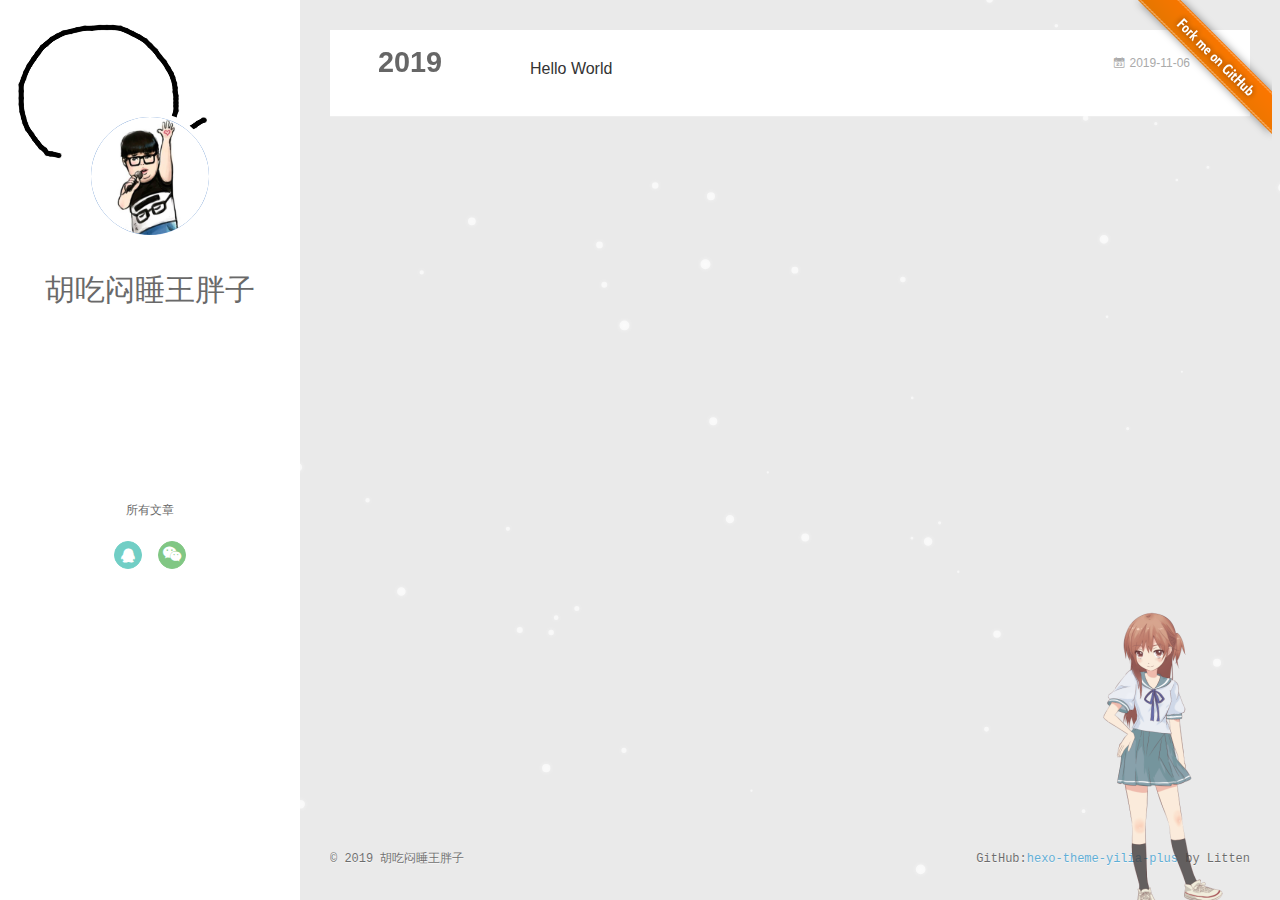
<file: archives/2019/11/index.html>
<!DOCTYPE html>
<html>
<head>
  <meta charset="utf-8">
  
  <meta name="renderer" content="webkit">
  <meta http-equiv="X-UA-Compatible" content="IE=edge" >
  <link rel="dns-prefetch" href="http://cptbtptp12138.xyz">
  <title>Archives: 2019/11 | 王胖子的Blog</title>
  <meta name="generator" content="hexo-theme-yilia-plus">
  <meta name="viewport" content="width=device-width, initial-scale=1, maximum-scale=1">
  
  <meta property="og:type" content="website">
<meta property="og:title" content="王胖子的Blog">
<meta property="og:url" content="http:&#x2F;&#x2F;cptbtptp12138.xyz&#x2F;archives&#x2F;2019&#x2F;11&#x2F;index.html">
<meta property="og:site_name" content="王胖子的Blog">
<meta property="og:locale" content="zh_CN">
<meta name="twitter:card" content="summary">
  
    <link rel="alternative" href="/atom.xml" title="王胖子的Blog" type="application/atom+xml">
  
  
    <link rel="icon" href="/img/favicon.jpg">
  
  
    <link rel="apple-touch-icon" href="/apple-touch-icon-180x180.png">
  
  <link rel="stylesheet" type="text/css" href="/./main.826e88.css">
  <style type="text/css">
    
    #container.show {
      background: linear-gradient(200deg,#a0cfe4,#e8c37e);
    }
  </style>
  

  

  
    
 	  <script src="/lib/clickLove.js"></script>
  
  


  

</head>

<body>
  <div id="container" q-class="show:isCtnShow">
    <canvas id="anm-canvas" class="anm-canvas"></canvas>
    <div class="left-col" q-class="show:isShow">
      


<div class="overlay" style="background: #4d4d4d;background: url('/img/biubiubiu.gif') no-repeat ;"></div>
<div class="intrude-less">
	<header id="header" class="inner">
		<a href="/" class="profilepic">
			<img src="/img/head.jpg" class="js-avatar">
		</a>
		<hgroup>
		  <h1 class="header-author"><a href="/">胡吃闷睡王胖子</a></h1>
		</hgroup>
		

		<nav class="header-menu">
			<ul>
			
			</ul>
		</nav>
		<nav class="header-smart-menu">
    		
    			
    			<a q-on="click: openSlider(e, 'innerArchive')" href="javascript:void(0)" target="_blank" rel="noopener">所有文章</a>
    			
            
    			
            
    			
            
		</nav>
		<nav class="header-nav">
			<div class="social">
				
					<a class="qq" href="/img/qq2267690661.jpg" title="QQ" target="_blank"><i class="icon-qq"></i></a>
		        
					<a class="weixin" href="/img/weixin.png" title="微信" target="_blank"><i class="icon-weixin"></i></a>
		        
			</div>
		
		</nav>
	</header>		
</div>

    </div>
    <div class="mid-col" q-class="show:isShow,hide:isShow|isFalse">
      
      
      <a class="forkMe" style="position:absolute;z-index:999;top:0;right:0.5em" href="https://github.com/wangsy12138/wangsy12138.github.io"
        target="_blank"><img width="149" height="149" src="/img/forkme.png"
          class="attachment-full size-full" alt="Fork me on GitHub" data-recalc-dims="1"></a>
      
      
<nav id="mobile-nav">
  	<div class="overlay js-overlay" style="background: #4d4d4d"></div>
	<div class="btnctn js-mobile-btnctn">
  		<div class="slider-trigger list" q-on="click: openSlider(e)"><i class="icon icon-sort"></i></div>
	</div>
	<div class="intrude-less">
		<header id="header" class="inner">
			<div class="profilepic">
				<a href="/">
					<img src="/img/head.jpg" class="js-avatar">
				</a>
			</div>
			<hgroup>
			  <h1 class="header-author js-header-author">胡吃闷睡王胖子</h1>
			</hgroup>
			
			
			
			
			
			<nav class="header-nav">
				<div class="social">
					
						<a class="qq" target="_blank" href="/img/qq2267690661.jpg" title="QQ"><i class="icon-qq"></i></a>
			        
						<a class="weixin" target="_blank" href="/img/weixin.png" title="微信"><i class="icon-weixin"></i></a>
			        
				</div>
			</nav>

			<nav class="header-menu js-header-menu">
				<ul style="width: 50%">
				
				
				</ul>
			</nav>
		</header>				
	</div>
	<div class="mobile-mask" style="display:none" q-show="isShow"></div>
</nav>

      <div id="wrapper" class="body-wrap">
        <div class="menu-l">
          <div class="canvas-wrap">
            <canvas data-colors="#eaeaea" data-sectionHeight="100" data-contentId="js-content" id="myCanvas1"
              class="anm-canvas"></canvas>
          </div>
          <div id="js-content" class="content-ll">
            
  
  
    
    
      
      
      <section class="archives-wrap">
        <div class="archive-year-wrap">
          <a href="/archives/2019" class="archive-year">2019</a>
        </div>
        <div class="archives">
    
    <article class="archive-article archive-type-post">
  <div class="archive-article-inner">
    <header class="archive-article-header">
      	<div class="article-meta">
	      	
<a href="/2019/11/06/hello-world/" class="archive-article-date">
        <time datetime="2019-11-06T00:27:34.555Z" itemprop="datePublished"><i class="icon-calendar icon"></i>2019-11-06</time>
</a>

        </div>
    	 
  
    <h1 itemprop="name">
	
	  <a class="archive-article-title" href="/2019/11/06/hello-world/" target="_blank">Hello World</a>
  
    </h1>
  


        <div class="article-info info-on-right">
          
          

        </div>
        <div class="clearfix"></div>
    </header>
  </div>
</article>
  
  
    </div></section>
  

    


          </div>
        </div>
      </div>
      <footer id="footer">
  <div class="outer">
    <div id="footer-info">
    	<div class="footer-left">
    		&copy; 2019 胡吃闷睡王胖子
    	</div>
      	<div class="footer-right">
			
			
      		GitHub:<a href="https://github.com/JoeyBling/hexo-theme-yilia-plus" target="_blank">hexo-theme-yilia-plus</a> by Litten
      	</div>
    </div>
  </div>
  
  
	<script src="/lib/busuanzi.pure.js"></script>
	
  
  
	
	<span id="busuanzi_container_site_pv" style="display:none">
		本站总访问量<span id="busuanzi_value_site_pv"></span>次	
	        <span class="post-meta-divider" >|</span>
	</span>
  	<span id="busuanzi_container_site_uv" style='display:none'>
  		本站访客数<span id="busuanzi_value_site_uv"></span>人
  	</span>
  
</footer>

    </div>
    <script>
	var yiliaConfig = {
		mathjax: false,
		isHome: false,
		isPost: false,
		isArchive: true,
		isTag: false,
		isCategory: false,
		open_in_new: true,
		toc_hide_index: true,
		root: "/",
		innerArchive: true,
		showTags: true
	}
</script>

<script>!function(r){function e(t){if(i[t])return i[t].exports;var n=i[t]={exports:{},id:t,loaded:!1};return r[t].call(n.exports,n,n.exports,e),n.loaded=!0,n.exports}var i={};e.m=r,e.c=i,e.p="./",e(0)}([function(t,n,r){r(208),t.exports=r(205)},function(t,n,r){var d=r(3),y=r(46),g=r(26),b=r(27),x=r(47),m="prototype",S=function(t,n,r){var e,i,o,u,c=t&S.F,f=t&S.G,a=t&S.S,s=t&S.P,l=t&S.B,h=f?d:a?d[n]||(d[n]={}):(d[n]||{})[m],v=f?y:y[n]||(y[n]={}),p=v[m]||(v[m]={});for(e in f&&(r=n),r)o=((i=!c&&h&&void 0!==h[e])?h:r)[e],u=l&&i?x(o,d):s&&"function"==typeof o?x(Function.call,o):o,h&&b(h,e,o,t&S.U),v[e]!=o&&g(v,e,u),s&&p[e]!=o&&(p[e]=o)};d.core=y,S.F=1,S.G=2,S.S=4,S.P=8,S.B=16,S.W=32,S.U=64,S.R=128,t.exports=S},function(t,n,r){var e=r(5);t.exports=function(t){if(!e(t))throw TypeError(t+" is not an object!");return t}},function(t,n){var r=t.exports="undefined"!=typeof window&&window.Math==Math?window:"undefined"!=typeof self&&self.Math==Math?self:Function("return this")();"number"==typeof __g&&(__g=r)},function(t,n){t.exports=function(t){try{return!!t()}catch(t){return!0}}},function(t,n){t.exports=function(t){return"object"==typeof t?null!==t:"function"==typeof t}},function(t,n){var r=t.exports="undefined"!=typeof window&&window.Math==Math?window:"undefined"!=typeof self&&self.Math==Math?self:Function("return this")();"number"==typeof __g&&(__g=r)},function(t,n,r){var e=r(118)("wks"),i=r(79),o=r(3).Symbol,u="function"==typeof o;(t.exports=function(t){return e[t]||(e[t]=u&&o[t]||(u?o:i)("Symbol."+t))}).store=e},function(t,n,r){var e=r(49),i=Math.min;t.exports=function(t){return 0<t?i(e(t),9007199254740991):0}},function(t,n){var r={}.hasOwnProperty;t.exports=function(t,n){return r.call(t,n)}},function(t,n,r){t.exports=!r(4)(function(){return 7!=Object.defineProperty({},"a",{get:function(){return 7}}).a})},function(t,n,r){var e=r(2),i=r(174),o=r(53),u=Object.defineProperty;n.f=r(10)?Object.defineProperty:function(t,n,r){if(e(t),n=o(n,!0),e(r),i)try{return u(t,n,r)}catch(t){}if("get"in r||"set"in r)throw TypeError("Accessors not supported!");return"value"in r&&(t[n]=r.value),t}},function(t,n,r){t.exports=!r(20)(function(){return 7!=Object.defineProperty({},"a",{get:function(){return 7}}).a})},function(t,n,r){var e=r(14),i=r(24);t.exports=r(12)?function(t,n,r){return e.f(t,n,i(1,r))}:function(t,n,r){return t[n]=r,t}},function(t,n,r){var e=r(22),i=r(60),o=r(42),u=Object.defineProperty;n.f=r(12)?Object.defineProperty:function(t,n,r){if(e(t),n=o(n,!0),e(r),i)try{return u(t,n,r)}catch(t){}if("get"in r||"set"in r)throw TypeError("Accessors not supported!");return"value"in r&&(t[n]=r.value),t}},function(t,n,r){var e=r(96),i=r(34);t.exports=function(t){return e(i(t))}},function(t,n,r){var e=r(40)("wks"),i=r(25),o=r(6).Symbol,u="function"==typeof o;(t.exports=function(t){return e[t]||(e[t]=u&&o[t]||(u?o:i)("Symbol."+t))}).store=e},function(t,n,r){var e=r(51);t.exports=function(t){return Object(e(t))}},function(t,n){t.exports=function(t){return"object"==typeof t?null!==t:"function"==typeof t}},function(t,n){var r=t.exports={version:"2.6.9"};"number"==typeof __e&&(__e=r)},function(t,n){t.exports=function(t){try{return!!t()}catch(t){return!0}}},function(t,n){t.exports=function(t){if("function"!=typeof t)throw TypeError(t+" is not a function!");return t}},function(t,n,r){var e=r(18);t.exports=function(t){if(!e(t))throw TypeError(t+" is not an object!");return t}},function(t,n){t.exports=!0},function(t,n){t.exports=function(t,n){return{enumerable:!(1&t),configurable:!(2&t),writable:!(4&t),value:n}}},function(t,n){var r=0,e=Math.random();t.exports=function(t){return"Symbol(".concat(void 0===t?"":t,")_",(++r+e).toString(36))}},function(t,n,r){var e=r(11),i=r(75);t.exports=r(10)?function(t,n,r){return e.f(t,n,i(1,r))}:function(t,n,r){return t[n]=r,t}},function(t,n,r){var o=r(3),u=r(26),c=r(30),f=r(79)("src"),e=r(219),i="toString",a=(""+e).split(i);r(46).inspectSource=function(t){return e.call(t)},(t.exports=function(t,n,r,e){var i="function"==typeof r;i&&(c(r,"name")||u(r,"name",n)),t[n]!==r&&(i&&(c(r,f)||u(r,f,t[n]?""+t[n]:a.join(String(n)))),t===o?t[n]=r:e?t[n]?t[n]=r:u(t,n,r):(delete t[n],u(t,n,r)))})(Function.prototype,i,function(){return"function"==typeof this&&this[f]||e.call(this)})},function(t,n,r){var e=r(1),i=r(4),u=r(51),c=/"/g,o=function(t,n,r,e){var i=String(u(t)),o="<"+n;return""!==r&&(o+=" "+r+'="'+String(e).replace(c,"&quot;")+'"'),o+">"+i+"</"+n+">"};t.exports=function(n,t){var r={};r[n]=t(o),e(e.P+e.F*i(function(){var t=""[n]('"');return t!==t.toLowerCase()||3<t.split('"').length}),"String",r)}},function(t,n,r){var e=r(65),i=r(35);t.exports=Object.keys||function(t){return e(t,i)}},function(t,n){var r={}.hasOwnProperty;t.exports=function(t,n){return r.call(t,n)}},function(t,n,r){var e=r(117),i=r(75),o=r(33),u=r(53),c=r(30),f=r(174),a=Object.getOwnPropertyDescriptor;n.f=r(10)?a:function(t,n){if(t=o(t),n=u(n,!0),f)try{return a(t,n)}catch(t){}if(c(t,n))return i(!e.f.call(t,n),t[n])}},function(t,n,r){var e=r(30),i=r(17),o=r(154)("IE_PROTO"),u=Object.prototype;t.exports=Object.getPrototypeOf||function(t){return t=i(t),e(t,o)?t[o]:"function"==typeof t.constructor&&t instanceof t.constructor?t.constructor.prototype:t instanceof Object?u:null}},function(t,n,r){var e=r(116),i=r(51);t.exports=function(t){return e(i(t))}},function(t,n){t.exports=function(t){if(null==t)throw TypeError("Can't call method on  "+t);return t}},function(t,n){t.exports="constructor,hasOwnProperty,isPrototypeOf,propertyIsEnumerable,toLocaleString,toString,valueOf".split(",")},function(t,n){t.exports={}},function(t,n){n.f={}.propertyIsEnumerable},function(t,n,r){var e=r(14).f,i=r(9),o=r(16)("toStringTag");t.exports=function(t,n,r){t&&!i(t=r?t:t.prototype,o)&&e(t,o,{configurable:!0,value:n})}},function(t,n,r){var e=r(40)("keys"),i=r(25);t.exports=function(t){return e[t]||(e[t]=i(t))}},function(t,n,r){var e=r(19),i=r(6),o="__core-js_shared__",u=i[o]||(i[o]={});(t.exports=function(t,n){return u[t]||(u[t]=void 0!==n?n:{})})("versions",[]).push({version:e.version,mode:r(23)?"pure":"global",copyright:"© 2019 Denis Pushkarev (zloirock.ru)"})},function(t,n){var r=Math.ceil,e=Math.floor;t.exports=function(t){return isNaN(t=+t)?0:(0<t?e:r)(t)}},function(t,n,r){var i=r(18);t.exports=function(t,n){if(!i(t))return t;var r,e;if(n&&"function"==typeof(r=t.toString)&&!i(e=r.call(t)))return e;if("function"==typeof(r=t.valueOf)&&!i(e=r.call(t)))return e;if(!n&&"function"==typeof(r=t.toString)&&!i(e=r.call(t)))return e;throw TypeError("Can't convert object to primitive value")}},function(t,n,r){var e=r(6),i=r(19),o=r(23),u=r(44),c=r(14).f;t.exports=function(t){var n=i.Symbol||(i.Symbol=o?{}:e.Symbol||{});"_"==t.charAt(0)||t in n||c(n,t,{value:u.f(t)})}},function(t,n,r){n.f=r(16)},function(t,n){var r={}.toString;t.exports=function(t){return r.call(t).slice(8,-1)}},function(t,n){var r=t.exports={version:"2.6.9"};"number"==typeof __e&&(__e=r)},function(t,n,r){var o=r(21);t.exports=function(e,i,t){if(o(e),void 0===i)return e;switch(t){case 1:return function(t){return e.call(i,t)};case 2:return function(t,n){return e.call(i,t,n)};case 3:return function(t,n,r){return e.call(i,t,n,r)}}return function(){return e.apply(i,arguments)}}},function(t,n,r){"use strict";var e=r(4);t.exports=function(t,n){return!!t&&e(function(){n?t.call(null,function(){},1):t.call(null)})}},function(t,n){var r=Math.ceil,e=Math.floor;t.exports=function(t){return isNaN(t=+t)?0:(0<t?e:r)(t)}},function(t,n,r){var x=r(47),m=r(116),S=r(17),w=r(8),e=r(138);t.exports=function(l,t){var h=1==l,v=2==l,p=3==l,d=4==l,y=6==l,g=5==l||y,b=t||e;return function(t,n,r){for(var e,i,o=S(t),u=m(o),c=x(n,r,3),f=w(u.length),a=0,s=h?b(t,f):v?b(t,0):void 0;a<f;a++)if((g||a in u)&&(i=c(e=u[a],a,o),l))if(h)s[a]=i;else if(i)switch(l){case 3:return!0;case 5:return e;case 6:return a;case 2:s.push(e)}else if(d)return!1;return y?-1:p||d?d:s}}},function(t,n){t.exports=function(t){if(null==t)throw TypeError("Can't call method on  "+t);return t}},function(t,n,r){var i=r(1),o=r(46),u=r(4);t.exports=function(t,n){var r=(o.Object||{})[t]||Object[t],e={};e[t]=n(r),i(i.S+i.F*u(function(){r(1)}),"Object",e)}},function(t,n,r){var i=r(5);t.exports=function(t,n){if(!i(t))return t;var r,e;if(n&&"function"==typeof(r=t.toString)&&!i(e=r.call(t)))return e;if("function"==typeof(r=t.valueOf)&&!i(e=r.call(t)))return e;if(!n&&"function"==typeof(r=t.toString)&&!i(e=r.call(t)))return e;throw TypeError("Can't convert object to primitive value")}},function(t,n,r){var d=r(6),y=r(19),g=r(93),b=r(13),x=r(9),m="prototype",S=function(t,n,r){var e,i,o,u=t&S.F,c=t&S.G,f=t&S.S,a=t&S.P,s=t&S.B,l=t&S.W,h=c?y:y[n]||(y[n]={}),v=h[m],p=c?d:f?d[n]:(d[n]||{})[m];for(e in c&&(r=n),r)(i=!u&&p&&void 0!==p[e])&&x(h,e)||(o=i?p[e]:r[e],h[e]=c&&"function"!=typeof p[e]?r[e]:s&&i?g(o,d):l&&p[e]==o?function(e){var t=function(t,n,r){if(this instanceof e){switch(arguments.length){case 0:return new e;case 1:return new e(t);case 2:return new e(t,n)}return new e(t,n,r)}return e.apply(this,arguments)};return t[m]=e[m],t}(o):a&&"function"==typeof o?g(Function.call,o):o,a&&((h.virtual||(h.virtual={}))[e]=o,t&S.R&&v&&!v[e]&&b(v,e,o)))};S.F=1,S.G=2,S.S=4,S.P=8,S.B=16,S.W=32,S.U=64,S.R=128,t.exports=S},function(t,n,r){var e=r(34);t.exports=function(t){return Object(e(t))}},function(t,n,r){var o=r(196),e=r(1),i=r(118)("metadata"),u=i.store||(i.store=new(r(200))),c=function(t,n,r){var e=u.get(t);if(!e){if(!r)return;u.set(t,e=new o)}var i=e.get(n);if(!i){if(!r)return;e.set(n,i=new o)}return i};t.exports={store:u,map:c,has:function(t,n,r){var e=c(n,r,!1);return void 0!==e&&e.has(t)},get:function(t,n,r){var e=c(n,r,!1);return void 0===e?void 0:e.get(t)},set:function(t,n,r,e){c(r,e,!0).set(t,n)},keys:function(t,n){var r=c(t,n,!1),e=[];return r&&r.forEach(function(t,n){e.push(n)}),e},key:function(t){return void 0===t||"symbol"==typeof t?t:String(t)},exp:function(t){e(e.S,"Reflect",t)}}},function(t,n,r){"use strict";if(r(10)){var g=r(68),b=r(3),x=r(4),m=r(1),S=r(132),e=r(159),h=r(47),w=r(70),i=r(75),_=r(26),o=r(76),u=r(49),O=r(8),E=r(194),c=r(78),f=r(53),a=r(30),M=r(81),P=r(5),v=r(17),p=r(145),j=r(72),F=r(32),A=r(73).f,d=r(161),s=r(79),l=r(7),y=r(50),I=r(120),L=r(119),N=r(162),T=r(82),k=r(125),R=r(77),C=r(137),D=r(166),G=r(11),W=r(31),U=G.f,V=W.f,B=b.RangeError,q=b.TypeError,z=b.Uint8Array,K="ArrayBuffer",H="Shared"+K,J="BYTES_PER_ELEMENT",$="prototype",Y=Array[$],X=e.ArrayBuffer,Q=e.DataView,Z=y(0),tt=y(2),nt=y(3),rt=y(4),et=y(5),it=y(6),ot=I(!0),ut=I(!1),ct=N.values,ft=N.keys,at=N.entries,st=Y.lastIndexOf,lt=Y.reduce,ht=Y.reduceRight,vt=Y.join,pt=Y.sort,dt=Y.slice,yt=Y.toString,gt=Y.toLocaleString,bt=l("iterator"),xt=l("toStringTag"),mt=s("typed_constructor"),St=s("def_constructor"),wt=S.CONSTR,_t=S.TYPED,Ot=S.VIEW,Et="Wrong length!",Mt=y(1,function(t,n){return It(L(t,t[St]),n)}),Pt=x(function(){return 1===new z(new Uint16Array([1]).buffer)[0]}),jt=!!z&&!!z[$].set&&x(function(){new z(1).set({})}),Ft=function(t,n){var r=u(t);if(r<0||r%n)throw B("Wrong offset!");return r},At=function(t){if(P(t)&&_t in t)return t;throw q(t+" is not a typed array!")},It=function(t,n){if(!(P(t)&&mt in t))throw q("It is not a typed array constructor!");return new t(n)},Lt=function(t,n){return Nt(L(t,t[St]),n)},Nt=function(t,n){for(var r=0,e=n.length,i=It(t,e);r<e;)i[r]=n[r++];return i},Tt=function(t,n,r){U(t,n,{get:function(){return this._d[r]}})},kt=function(t){var n,r,e,i,o,u,c=v(t),f=arguments.length,a=1<f?arguments[1]:void 0,s=void 0!==a,l=d(c);if(null!=l&&!p(l)){for(u=l.call(c),e=[],n=0;!(o=u.next()).done;n++)e.push(o.value);c=e}for(s&&2<f&&(a=h(a,arguments[2],2)),n=0,r=O(c.length),i=It(this,r);n<r;n++)i[n]=s?a(c[n],n):c[n];return i},Rt=function(){for(var t=0,n=arguments.length,r=It(this,n);t<n;)r[t]=arguments[t++];return r},Ct=!!z&&x(function(){gt.call(new z(1))}),Dt=function(){return gt.apply(Ct?dt.call(At(this)):At(this),arguments)},Gt={copyWithin:function(t,n){return D.call(At(this),t,n,2<arguments.length?arguments[2]:void 0)},every:function(t){return rt(At(this),t,1<arguments.length?arguments[1]:void 0)},fill:function(t){return C.apply(At(this),arguments)},filter:function(t){return Lt(this,tt(At(this),t,1<arguments.length?arguments[1]:void 0))},find:function(t){return et(At(this),t,1<arguments.length?arguments[1]:void 0)},findIndex:function(t){return it(At(this),t,1<arguments.length?arguments[1]:void 0)},forEach:function(t){Z(At(this),t,1<arguments.length?arguments[1]:void 0)},indexOf:function(t){return ut(At(this),t,1<arguments.length?arguments[1]:void 0)},includes:function(t){return ot(At(this),t,1<arguments.length?arguments[1]:void 0)},join:function(t){return vt.apply(At(this),arguments)},lastIndexOf:function(t){return st.apply(At(this),arguments)},map:function(t){return Mt(At(this),t,1<arguments.length?arguments[1]:void 0)},reduce:function(t){return lt.apply(At(this),arguments)},reduceRight:function(t){return ht.apply(At(this),arguments)},reverse:function(){for(var t,n=this,r=At(n).length,e=Math.floor(r/2),i=0;i<e;)t=n[i],n[i++]=n[--r],n[r]=t;return n},some:function(t){return nt(At(this),t,1<arguments.length?arguments[1]:void 0)},sort:function(t){return pt.call(At(this),t)},subarray:function(t,n){var r=At(this),e=r.length,i=c(t,e);return new(L(r,r[St]))(r.buffer,r.byteOffset+i*r.BYTES_PER_ELEMENT,O((void 0===n?e:c(n,e))-i))}},Wt=function(t,n){return Lt(this,dt.call(At(this),t,n))},Ut=function(t){At(this);var n=Ft(arguments[1],1),r=this.length,e=v(t),i=O(e.length),o=0;if(r<i+n)throw B(Et);for(;o<i;)this[n+o]=e[o++]},Vt={entries:function(){return at.call(At(this))},keys:function(){return ft.call(At(this))},values:function(){return ct.call(At(this))}},Bt=function(t,n){return P(t)&&t[_t]&&"symbol"!=typeof n&&n in t&&String(+n)==String(n)},qt=function(t,n){return Bt(t,n=f(n,!0))?i(2,t[n]):V(t,n)},zt=function(t,n,r){return!(Bt(t,n=f(n,!0))&&P(r)&&a(r,"value"))||a(r,"get")||a(r,"set")||r.configurable||a(r,"writable")&&!r.writable||a(r,"enumerable")&&!r.enumerable?U(t,n,r):(t[n]=r.value,t)};wt||(W.f=qt,G.f=zt),m(m.S+m.F*!wt,"Object",{getOwnPropertyDescriptor:qt,defineProperty:zt}),x(function(){yt.call({})})&&(yt=gt=function(){return vt.call(this)});var Kt=o({},Gt);o(Kt,Vt),_(Kt,bt,Vt.values),o(Kt,{slice:Wt,set:Ut,constructor:function(){},toString:yt,toLocaleString:Dt}),Tt(Kt,"buffer","b"),Tt(Kt,"byteOffset","o"),Tt(Kt,"byteLength","l"),Tt(Kt,"length","e"),U(Kt,xt,{get:function(){return this[_t]}}),t.exports=function(t,l,n,o){var h=t+((o=!!o)?"Clamped":"")+"Array",r="get"+t,u="set"+t,v=b[h],c=v||{},e=v&&F(v),i=!v||!S.ABV,f={},a=v&&v[$],p=function(t,i){U(t,i,{get:function(){return t=i,(n=this._d).v[r](t*l+n.o,Pt);var t,n},set:function(t){return n=i,r=t,e=this._d,o&&(r=(r=Math.round(r))<0?0:255<r?255:255&r),void e.v[u](n*l+e.o,r,Pt);var n,r,e},enumerable:!0})};i?(v=n(function(t,n,r,e){w(t,v,h,"_d");var i,o,u,c,f=0,a=0;if(P(n)){if(!(n instanceof X||(c=M(n))==K||c==H))return _t in n?Nt(v,n):kt.call(v,n);i=n,a=Ft(r,l);var s=n.byteLength;if(void 0===e){if(s%l)throw B(Et);if((o=s-a)<0)throw B(Et)}else if(s<(o=O(e)*l)+a)throw B(Et);u=o/l}else u=E(n),i=new X(o=u*l);for(_(t,"_d",{b:i,o:a,l:o,e:u,v:new Q(i)});f<u;)p(t,f++)}),a=v[$]=j(Kt),_(a,"constructor",v)):x(function(){v(1)})&&x(function(){new v(-1)})&&k(function(t){new v,new v(null),new v(1.5),new v(t)},!0)||(v=n(function(t,n,r,e){var i;return w(t,v,h),P(n)?n instanceof X||(i=M(n))==K||i==H?void 0!==e?new c(n,Ft(r,l),e):void 0!==r?new c(n,Ft(r,l)):new c(n):_t in n?Nt(v,n):kt.call(v,n):new c(E(n))}),Z(e!==Function.prototype?A(c).concat(A(e)):A(c),function(t){t in v||_(v,t,c[t])}),v[$]=a,g||(a.constructor=v));var s=a[bt],d=!!s&&("values"==s.name||null==s.name),y=Vt.values;_(v,mt,!0),_(a,_t,h),_(a,Ot,!0),_(a,St,v),(o?new v(1)[xt]==h:xt in a)||U(a,xt,{get:function(){return h}}),f[h]=v,m(m.G+m.W+m.F*(v!=c),f),m(m.S,h,{BYTES_PER_ELEMENT:l}),m(m.S+m.F*x(function(){c.of.call(v,1)}),h,{from:kt,of:Rt}),J in a||_(a,J,l),m(m.P,h,Gt),R(h),m(m.P+m.F*jt,h,{set:Ut}),m(m.P+m.F*!d,h,Vt),g||a.toString==yt||(a.toString=yt),m(m.P+m.F*x(function(){new v(1).slice()}),h,{slice:Wt}),m(m.P+m.F*(x(function(){return[1,2].toLocaleString()!=new v([1,2]).toLocaleString()})||!x(function(){a.toLocaleString.call([1,2])})),h,{toLocaleString:Dt}),T[h]=d?s:y,g||d||_(a,bt,y)}}else t.exports=function(){}},function(t,n){var r={}.toString;t.exports=function(t){return r.call(t).slice(8,-1)}},function(t,n,r){var e=r(18),i=r(6).document,o=e(i)&&e(i.createElement);t.exports=function(t){return o?i.createElement(t):{}}},function(t,n,r){t.exports=!r(12)&&!r(20)(function(){return 7!=Object.defineProperty(r(59)("div"),"a",{get:function(){return 7}}).a})},function(t,n,r){"use strict";var x=r(23),m=r(54),S=r(66),w=r(13),_=r(36),O=r(98),E=r(38),M=r(104),P=r(16)("iterator"),j=!([].keys&&"next"in[].keys()),F="values",A=function(){return this};t.exports=function(t,n,r,e,i,o,u){O(r,n,e);var c,f,a,s=function(t){if(!j&&t in p)return p[t];switch(t){case"keys":case F:return function(){return new r(this,t)}}return function(){return new r(this,t)}},l=n+" Iterator",h=i==F,v=!1,p=t.prototype,d=p[P]||p["@@iterator"]||i&&p[i],y=d||s(i),g=i?h?s("entries"):y:void 0,b="Array"==n&&p.entries||d;if(b&&((a=M(b.call(new t)))!==Object.prototype&&a.next&&(E(a,l,!0),x||"function"==typeof a[P]||w(a,P,A))),h&&d&&d.name!==F&&(v=!0,y=function(){return d.call(this)}),x&&!u||!j&&!v&&p[P]||w(p,P,y),_[n]=y,_[l]=A,i)if(c={values:h?y:s(F),keys:o?y:s("keys"),entries:g},u)for(f in c)f in p||S(p,f,c[f]);else m(m.P+m.F*(j||v),n,c);return c}},function(t,n,e){var i=e(22),o=e(101),u=e(35),c=e(39)("IE_PROTO"),f=function(){},a="prototype",s=function(){var t,n=e(59)("iframe"),r=u.length;for(n.style.display="none",e(95).appendChild(n),n.src="javascript:",(t=n.contentWindow.document).open(),t.write("<script>document.F=Object<\/script>"),t.close(),s=t.F;r--;)delete s[a][u[r]];return s()};t.exports=Object.create||function(t,n){var r;return null!==t?(f[a]=i(t),r=new f,f[a]=null,r[c]=t):r=s(),void 0===n?r:o(r,n)}},function(t,n,r){var e=r(65),i=r(35).concat("length","prototype");n.f=Object.getOwnPropertyNames||function(t){return e(t,i)}},function(t,n){n.f=Object.getOwnPropertySymbols},function(t,n,r){var u=r(9),c=r(15),f=r(92)(!1),a=r(39)("IE_PROTO");t.exports=function(t,n){var r,e=c(t),i=0,o=[];for(r in e)r!=a&&u(e,r)&&o.push(r);for(;n.length>i;)u(e,r=n[i++])&&(~f(o,r)||o.push(r));return o}},function(t,n,r){t.exports=r(13)},function(t,n,r){var e=r(7)("unscopables"),i=Array.prototype;null==i[e]&&r(26)(i,e,{}),t.exports=function(t){i[e][t]=!0}},function(t,n){t.exports=!1},function(t,n,r){var e=r(79)("meta"),i=r(5),o=r(30),u=r(11).f,c=0,f=Object.isExtensible||function(){return!0},a=!r(4)(function(){return f(Object.preventExtensions({}))}),s=function(t){u(t,e,{value:{i:"O"+ ++c,w:{}}})},l=t.exports={KEY:e,NEED:!1,fastKey:function(t,n){if(!i(t))return"symbol"==typeof t?t:("string"==typeof t?"S":"P")+t;if(!o(t,e)){if(!f(t))return"F";if(!n)return"E";s(t)}return t[e].i},getWeak:function(t,n){if(!o(t,e)){if(!f(t))return!0;if(!n)return!1;s(t)}return t[e].w},onFreeze:function(t){return a&&l.NEED&&f(t)&&!o(t,e)&&s(t),t}}},function(t,n){t.exports=function(t,n,r,e){if(!(t instanceof n)||void 0!==e&&e in t)throw TypeError(r+": incorrect invocation!");return t}},function(t,n,r){var h=r(47),v=r(177),p=r(145),d=r(2),y=r(8),g=r(161),b={},x={};(n=t.exports=function(t,n,r,e,i){var o,u,c,f,a=i?function(){return t}:g(t),s=h(r,e,n?2:1),l=0;if("function"!=typeof a)throw TypeError(t+" is not iterable!");if(p(a)){for(o=y(t.length);l<o;l++)if((f=n?s(d(u=t[l])[0],u[1]):s(t[l]))===b||f===x)return f}else for(c=a.call(t);!(u=c.next()).done;)if((f=v(c,s,u.value,n))===b||f===x)return f}).BREAK=b,n.RETURN=x},function(t,n,e){var i=e(2),o=e(183),u=e(141),c=e(154)("IE_PROTO"),f=function(){},a="prototype",s=function(){var t,n=e(140)("iframe"),r=u.length;for(n.style.display="none",e(143).appendChild(n),n.src="javascript:",(t=n.contentWindow.document).open(),t.write("<script>document.F=Object<\/script>"),t.close(),s=t.F;r--;)delete s[a][u[r]];return s()};t.exports=Object.create||function(t,n){var r;return null!==t?(f[a]=i(t),r=new f,f[a]=null,r[c]=t):r=s(),void 0===n?r:o(r,n)}},function(t,n,r){var e=r(185),i=r(141).concat("length","prototype");n.f=Object.getOwnPropertyNames||function(t){return e(t,i)}},function(t,n,r){var e=r(185),i=r(141);t.exports=Object.keys||function(t){return e(t,i)}},function(t,n){t.exports=function(t,n){return{enumerable:!(1&t),configurable:!(2&t),writable:!(4&t),value:n}}},function(t,n,r){var i=r(27);t.exports=function(t,n,r){for(var e in n)i(t,e,n[e],r);return t}},function(t,n,r){"use strict";var e=r(3),i=r(11),o=r(10),u=r(7)("species");t.exports=function(t){var n=e[t];o&&n&&!n[u]&&i.f(n,u,{configurable:!0,get:function(){return this}})}},function(t,n,r){var e=r(49),i=Math.max,o=Math.min;t.exports=function(t,n){return(t=e(t))<0?i(t+n,0):o(t,n)}},function(t,n){var r=0,e=Math.random();t.exports=function(t){return"Symbol(".concat(void 0===t?"":t,")_",(++r+e).toString(36))}},function(t,n,r){var e=r(5);t.exports=function(t,n){if(!e(t)||t._t!==n)throw TypeError("Incompatible receiver, "+n+" required!");return t}},function(t,n,r){var i=r(45),o=r(7)("toStringTag"),u="Arguments"==i(function(){return arguments}());t.exports=function(t){var n,r,e;return void 0===t?"Undefined":null===t?"Null":"string"==typeof(r=function(t,n){try{return t[n]}catch(t){}}(n=Object(t),o))?r:u?i(n):"Object"==(e=i(n))&&"function"==typeof n.callee?"Arguments":e}},function(t,n){t.exports={}},function(t,n,r){var e=r(11).f,i=r(30),o=r(7)("toStringTag");t.exports=function(t,n,r){t&&!i(t=r?t:t.prototype,o)&&e(t,o,{configurable:!0,value:n})}},function(t,n,r){var u=r(1),e=r(51),c=r(4),f=r(157),i="["+f+"]",o=RegExp("^"+i+i+"*"),a=RegExp(i+i+"*$"),s=function(t,n,r){var e={},i=c(function(){return!!f[t]()||"​"!="​"[t]()}),o=e[t]=i?n(l):f[t];r&&(e[r]=o),u(u.P+u.F*i,"String",e)},l=s.trim=function(t,n){return t=String(e(t)),1&n&&(t=t.replace(o,"")),2&n&&(t=t.replace(a,"")),t};t.exports=s},function(t,n,r){t.exports={default:r(88),__esModule:!0}},function(t,n,r){t.exports={default:r(89),__esModule:!0}},function(t,n,r){"use strict";function e(t){return t&&t.__esModule?t:{default:t}}n.__esModule=!0;var i=e(r(86)),o=e(r(85)),u="function"==typeof o.default&&"symbol"==typeof i.default?function(t){return typeof t}:function(t){return t&&"function"==typeof o.default&&t.constructor===o.default&&t!==o.default.prototype?"symbol":typeof t};n.default="function"==typeof o.default&&"symbol"===u(i.default)?function(t){return void 0===t?"undefined":u(t)}:function(t){return t&&"function"==typeof o.default&&t.constructor===o.default&&t!==o.default.prototype?"symbol":void 0===t?"undefined":u(t)}},function(t,n,r){r(111),r(109),r(112),r(113),t.exports=r(19).Symbol},function(t,n,r){r(110),r(114),t.exports=r(44).f("iterator")},function(t,n){t.exports=function(t){if("function"!=typeof t)throw TypeError(t+" is not a function!");return t}},function(t,n){t.exports=function(){}},function(t,n,r){var f=r(15),a=r(107),s=r(106);t.exports=function(c){return function(t,n,r){var e,i=f(t),o=a(i.length),u=s(r,o);if(c&&n!=n){for(;u<o;)if((e=i[u++])!=e)return!0}else for(;u<o;u++)if((c||u in i)&&i[u]===n)return c||u||0;return!c&&-1}}},function(t,n,r){var o=r(90);t.exports=function(e,i,t){if(o(e),void 0===i)return e;switch(t){case 1:return function(t){return e.call(i,t)};case 2:return function(t,n){return e.call(i,t,n)};case 3:return function(t,n,r){return e.call(i,t,n,r)}}return function(){return e.apply(i,arguments)}}},function(t,n,r){var c=r(29),f=r(64),a=r(37);t.exports=function(t){var n=c(t),r=f.f;if(r)for(var e,i=r(t),o=a.f,u=0;i.length>u;)o.call(t,e=i[u++])&&n.push(e);return n}},function(t,n,r){var e=r(6).document;t.exports=e&&e.documentElement},function(t,n,r){var e=r(58);t.exports=Object("z").propertyIsEnumerable(0)?Object:function(t){return"String"==e(t)?t.split(""):Object(t)}},function(t,n,r){var e=r(58);t.exports=Array.isArray||function(t){return"Array"==e(t)}},function(t,n,r){"use strict";var e=r(62),i=r(24),o=r(38),u={};r(13)(u,r(16)("iterator"),function(){return this}),t.exports=function(t,n,r){t.prototype=e(u,{next:i(1,r)}),o(t,n+" Iterator")}},function(t,n){t.exports=function(t,n){return{value:n,done:!!t}}},function(t,n,r){var e=r(25)("meta"),i=r(18),o=r(9),u=r(14).f,c=0,f=Object.isExtensible||function(){return!0},a=!r(20)(function(){return f(Object.preventExtensions({}))}),s=function(t){u(t,e,{value:{i:"O"+ ++c,w:{}}})},l=t.exports={KEY:e,NEED:!1,fastKey:function(t,n){if(!i(t))return"symbol"==typeof t?t:("string"==typeof t?"S":"P")+t;if(!o(t,e)){if(!f(t))return"F";if(!n)return"E";s(t)}return t[e].i},getWeak:function(t,n){if(!o(t,e)){if(!f(t))return!0;if(!n)return!1;s(t)}return t[e].w},onFreeze:function(t){return a&&l.NEED&&f(t)&&!o(t,e)&&s(t),t}}},function(t,n,r){var u=r(14),c=r(22),f=r(29);t.exports=r(12)?Object.defineProperties:function(t,n){c(t);for(var r,e=f(n),i=e.length,o=0;o<i;)u.f(t,r=e[o++],n[r]);return t}},function(t,n,r){var e=r(37),i=r(24),o=r(15),u=r(42),c=r(9),f=r(60),a=Object.getOwnPropertyDescriptor;n.f=r(12)?a:function(t,n){if(t=o(t),n=u(n,!0),f)try{return a(t,n)}catch(t){}if(c(t,n))return i(!e.f.call(t,n),t[n])}},function(t,n,r){var e=r(15),i=r(63).f,o={}.toString,u="object"==typeof window&&window&&Object.getOwnPropertyNames?Object.getOwnPropertyNames(window):[];t.exports.f=function(t){return u&&"[object Window]"==o.call(t)?function(t){try{return i(t)}catch(t){return u.slice()}}(t):i(e(t))}},function(t,n,r){var e=r(9),i=r(55),o=r(39)("IE_PROTO"),u=Object.prototype;t.exports=Object.getPrototypeOf||function(t){return t=i(t),e(t,o)?t[o]:"function"==typeof t.constructor&&t instanceof t.constructor?t.constructor.prototype:t instanceof Object?u:null}},function(t,n,r){var f=r(41),a=r(34);t.exports=function(c){return function(t,n){var r,e,i=String(a(t)),o=f(n),u=i.length;return o<0||u<=o?c?"":void 0:(r=i.charCodeAt(o))<55296||56319<r||o+1===u||(e=i.charCodeAt(o+1))<56320||57343<e?c?i.charAt(o):r:c?i.slice(o,o+2):e-56320+(r-55296<<10)+65536}}},function(t,n,r){var e=r(41),i=Math.max,o=Math.min;t.exports=function(t,n){return(t=e(t))<0?i(t+n,0):o(t,n)}},function(t,n,r){var e=r(41),i=Math.min;t.exports=function(t){return 0<t?i(e(t),9007199254740991):0}},function(t,n,r){"use strict";var e=r(91),i=r(99),o=r(36),u=r(15);t.exports=r(61)(Array,"Array",function(t,n){this._t=u(t),this._i=0,this._k=n},function(){var t=this._t,n=this._k,r=this._i++;return!t||r>=t.length?(this._t=void 0,i(1)):i(0,"keys"==n?r:"values"==n?t[r]:[r,t[r]])},"values"),o.Arguments=o.Array,e("keys"),e("values"),e("entries")},function(t,n){},function(t,n,r){"use strict";var e=r(105)(!0);r(61)(String,"String",function(t){this._t=String(t),this._i=0},function(){var t,n=this._t,r=this._i;return r>=n.length?{value:void 0,done:!0}:(t=e(n,r),this._i+=t.length,{value:t,done:!1})})},function(t,n,r){"use strict";var e=r(6),u=r(9),i=r(12),o=r(54),c=r(66),f=r(100).KEY,a=r(20),s=r(40),l=r(38),h=r(25),v=r(16),p=r(44),d=r(43),y=r(94),g=r(97),b=r(22),x=r(18),m=r(55),S=r(15),w=r(42),_=r(24),O=r(62),E=r(103),M=r(102),P=r(64),j=r(14),F=r(29),A=M.f,I=j.f,L=E.f,N=e.Symbol,T=e.JSON,k=T&&T.stringify,R="prototype",C=v("_hidden"),D=v("toPrimitive"),G={}.propertyIsEnumerable,W=s("symbol-registry"),U=s("symbols"),V=s("op-symbols"),B=Object[R],q="function"==typeof N&&!!P.f,z=e.QObject,K=!z||!z[R]||!z[R].findChild,H=i&&a(function(){return 7!=O(I({},"a",{get:function(){return I(this,"a",{value:7}).a}})).a})?function(t,n,r){var e=A(B,n);e&&delete B[n],I(t,n,r),e&&t!==B&&I(B,n,e)}:I,J=function(t){var n=U[t]=O(N[R]);return n._k=t,n},$=q&&"symbol"==typeof N.iterator?function(t){return"symbol"==typeof t}:function(t){return t instanceof N},Y=function(t,n,r){return t===B&&Y(V,n,r),b(t),n=w(n,!0),b(r),u(U,n)?(r.enumerable?(u(t,C)&&t[C][n]&&(t[C][n]=!1),r=O(r,{enumerable:_(0,!1)})):(u(t,C)||I(t,C,_(1,{})),t[C][n]=!0),H(t,n,r)):I(t,n,r)},X=function(t,n){b(t);for(var r,e=y(n=S(n)),i=0,o=e.length;i<o;)Y(t,r=e[i++],n[r]);return t},Q=function(t){var n=G.call(this,t=w(t,!0));return!(this===B&&u(U,t)&&!u(V,t))&&(!(n||!u(this,t)||!u(U,t)||u(this,C)&&this[C][t])||n)},Z=function(t,n){if(t=S(t),n=w(n,!0),t!==B||!u(U,n)||u(V,n)){var r=A(t,n);return!r||!u(U,n)||u(t,C)&&t[C][n]||(r.enumerable=!0),r}},tt=function(t){for(var n,r=L(S(t)),e=[],i=0;r.length>i;)u(U,n=r[i++])||n==C||n==f||e.push(n);return e},nt=function(t){for(var n,r=t===B,e=L(r?V:S(t)),i=[],o=0;e.length>o;)!u(U,n=e[o++])||r&&!u(B,n)||i.push(U[n]);return i};q||(c((N=function(){if(this instanceof N)throw TypeError("Symbol is not a constructor!");var n=h(0<arguments.length?arguments[0]:void 0),r=function(t){this===B&&r.call(V,t),u(this,C)&&u(this[C],n)&&(this[C][n]=!1),H(this,n,_(1,t))};return i&&K&&H(B,n,{configurable:!0,set:r}),J(n)})[R],"toString",function(){return this._k}),M.f=Z,j.f=Y,r(63).f=E.f=tt,r(37).f=Q,P.f=nt,i&&!r(23)&&c(B,"propertyIsEnumerable",Q,!0),p.f=function(t){return J(v(t))}),o(o.G+o.W+o.F*!q,{Symbol:N});for(var rt="hasInstance,isConcatSpreadable,iterator,match,replace,search,species,split,toPrimitive,toStringTag,unscopables".split(","),et=0;rt.length>et;)v(rt[et++]);for(var it=F(v.store),ot=0;it.length>ot;)d(it[ot++]);o(o.S+o.F*!q,"Symbol",{for:function(t){return u(W,t+="")?W[t]:W[t]=N(t)},keyFor:function(t){if(!$(t))throw TypeError(t+" is not a symbol!");for(var n in W)if(W[n]===t)return n},useSetter:function(){K=!0},useSimple:function(){K=!1}}),o(o.S+o.F*!q,"Object",{create:function(t,n){return void 0===n?O(t):X(O(t),n)},defineProperty:Y,defineProperties:X,getOwnPropertyDescriptor:Z,getOwnPropertyNames:tt,getOwnPropertySymbols:nt});var ut=a(function(){P.f(1)});o(o.S+o.F*ut,"Object",{getOwnPropertySymbols:function(t){return P.f(m(t))}}),T&&o(o.S+o.F*(!q||a(function(){var t=N();return"[null]"!=k([t])||"{}"!=k({a:t})||"{}"!=k(Object(t))})),"JSON",{stringify:function(t){for(var n,r,e=[t],i=1;arguments.length>i;)e.push(arguments[i++]);if(r=n=e[1],(x(n)||void 0!==t)&&!$(t))return g(n)||(n=function(t,n){if("function"==typeof r&&(n=r.call(this,t,n)),!$(n))return n}),e[1]=n,k.apply(T,e)}}),N[R][D]||r(13)(N[R],D,N[R].valueOf),l(N,"Symbol"),l(Math,"Math",!0),l(e.JSON,"JSON",!0)},function(t,n,r){r(43)("asyncIterator")},function(t,n,r){r(43)("observable")},function(t,n,r){r(108);for(var e=r(6),i=r(13),o=r(36),u=r(16)("toStringTag"),c="CSSRuleList,CSSStyleDeclaration,CSSValueList,ClientRectList,DOMRectList,DOMStringList,DOMTokenList,DataTransferItemList,FileList,HTMLAllCollection,HTMLCollection,HTMLFormElement,HTMLSelectElement,MediaList,MimeTypeArray,NamedNodeMap,NodeList,PaintRequestList,Plugin,PluginArray,SVGLengthList,SVGNumberList,SVGPathSegList,SVGPointList,SVGStringList,SVGTransformList,SourceBufferList,StyleSheetList,TextTrackCueList,TextTrackList,TouchList".split(","),f=0;f<c.length;f++){var a=c[f],s=e[a],l=s&&s.prototype;l&&!l[u]&&i(l,u,a),o[a]=o.Array}},function(t,n,r){"use strict";var e=r(2);t.exports=function(){var t=e(this),n="";return t.global&&(n+="g"),t.ignoreCase&&(n+="i"),t.multiline&&(n+="m"),t.unicode&&(n+="u"),t.sticky&&(n+="y"),n}},function(t,n,r){var e=r(45);t.exports=Object("z").propertyIsEnumerable(0)?Object:function(t){return"String"==e(t)?t.split(""):Object(t)}},function(t,n){n.f={}.propertyIsEnumerable},function(t,n,r){var e=r(46),i=r(3),o="__core-js_shared__",u=i[o]||(i[o]={});(t.exports=function(t,n){return u[t]||(u[t]=void 0!==n?n:{})})("versions",[]).push({version:e.version,mode:r(68)?"pure":"global",copyright:"© 2019 Denis Pushkarev (zloirock.ru)"})},function(t,n,r){var i=r(2),o=r(21),u=r(7)("species");t.exports=function(t,n){var r,e=i(t).constructor;return void 0===e||null==(r=i(e)[u])?n:o(r)}},function(t,n,r){var f=r(33),a=r(8),s=r(78);t.exports=function(c){return function(t,n,r){var e,i=f(t),o=a(i.length),u=s(r,o);if(c&&n!=n){for(;u<o;)if((e=i[u++])!=e)return!0}else for(;u<o;u++)if((c||u in i)&&i[u]===n)return c||u||0;return!c&&-1}}},function(t,n,r){"use strict";var g=r(3),b=r(1),x=r(27),m=r(76),S=r(69),w=r(71),_=r(70),O=r(5),E=r(4),M=r(125),P=r(83),j=r(144);t.exports=function(e,t,n,r,i,o){var u=g[e],c=u,f=i?"set":"add",a=c&&c.prototype,s={},l=function(t){var r=a[t];x(a,t,"delete"==t?function(t){return!(o&&!O(t))&&r.call(this,0===t?0:t)}:"has"==t?function(t){return!(o&&!O(t))&&r.call(this,0===t?0:t)}:"get"==t?function(t){return o&&!O(t)?void 0:r.call(this,0===t?0:t)}:"add"==t?function(t){return r.call(this,0===t?0:t),this}:function(t,n){return r.call(this,0===t?0:t,n),this})};if("function"==typeof c&&(o||a.forEach&&!E(function(){(new c).entries().next()}))){var h=new c,v=h[f](o?{}:-0,1)!=h,p=E(function(){h.has(1)}),d=M(function(t){new c(t)}),y=!o&&E(function(){for(var t=new c,n=5;n--;)t[f](n,n);return!t.has(-0)});d||(((c=t(function(t,n){_(t,c,e);var r=j(new u,t,c);return null!=n&&w(n,i,r[f],r),r})).prototype=a).constructor=c),(p||y)&&(l("delete"),l("has"),i&&l("get")),(y||v)&&l(f),o&&a.clear&&delete a.clear}else c=r.getConstructor(t,e,i,f),m(c.prototype,n),S.NEED=!0;return P(c,e),s[e]=c,b(b.G+b.W+b.F*(c!=u),s),o||r.setStrong(c,e,i),c}},function(t,n,r){"use strict";r(197);var s=r(27),l=r(26),h=r(4),v=r(51),p=r(7),d=r(152),y=p("species"),g=!h(function(){var t=/./;return t.exec=function(){var t=[];return t.groups={a:"7"},t},"7"!=="".replace(t,"$<a>")}),b=function(){var t=/(?:)/,n=t.exec;t.exec=function(){return n.apply(this,arguments)};var r="ab".split(t);return 2===r.length&&"a"===r[0]&&"b"===r[1]}();t.exports=function(r,t,n){var e=p(r),o=!h(function(){var t={};return t[e]=function(){return 7},7!=""[r](t)}),i=o?!h(function(){var t=!1,n=/a/;return n.exec=function(){return t=!0,null},"split"===r&&(n.constructor={},n.constructor[y]=function(){return n}),n[e](""),!t}):void 0;if(!o||!i||"replace"===r&&!g||"split"===r&&!b){var u=/./[e],c=n(v,e,""[r],function(t,n,r,e,i){return n.exec===d?o&&!i?{done:!0,value:u.call(n,r,e)}:{done:!0,value:t.call(r,n,e)}:{done:!1}}),f=c[0],a=c[1];s(String.prototype,r,f),l(RegExp.prototype,e,2==t?function(t,n){return a.call(t,this,n)}:function(t){return a.call(t,this)})}}},function(t,n,r){var e=r(45);t.exports=Array.isArray||function(t){return"Array"==e(t)}},function(t,n,r){var e=r(5),i=r(45),o=r(7)("match");t.exports=function(t){var n;return e(t)&&(void 0!==(n=t[o])?!!n:"RegExp"==i(t))}},function(t,n,r){var o=r(7)("iterator"),u=!1;try{var e=[7][o]();e.return=function(){u=!0},Array.from(e,function(){throw 2})}catch(t){}t.exports=function(t,n){if(!n&&!u)return!1;var r=!1;try{var e=[7],i=e[o]();i.next=function(){return{done:r=!0}},e[o]=function(){return i},t(e)}catch(t){}return r}},function(t,n,r){"use strict";t.exports=r(68)||!r(4)(function(){var t=Math.random();__defineSetter__.call(null,t,function(){}),delete r(3)[t]})},function(t,n){n.f=Object.getOwnPropertySymbols},function(t,n,r){"use strict";var i=r(81),o=RegExp.prototype.exec;t.exports=function(t,n){var r=t.exec;if("function"==typeof r){var e=r.call(t,n);if("object"!=typeof e)throw new TypeError("RegExp exec method returned something other than an Object or null");return e}if("RegExp"!==i(t))throw new TypeError("RegExp#exec called on incompatible receiver");return o.call(t,n)}},function(t,n,r){"use strict";var e=r(1),u=r(21),c=r(47),f=r(71);t.exports=function(t){e(e.S,t,{from:function(t){var n,r,e,i,o=arguments[1];return u(this),(n=void 0!==o)&&u(o),null==t?new this:(r=[],n?(e=0,i=c(o,arguments[2],2),f(t,!1,function(t){r.push(i(t,e++))})):f(t,!1,r.push,r),new this(r))}})}},function(t,n,r){"use strict";var e=r(1);t.exports=function(t){e(e.S,t,{of:function(){for(var t=arguments.length,n=new Array(t);t--;)n[t]=arguments[t];return new this(n)}})}},function(t,n,r){var f=r(49),a=r(51);t.exports=function(c){return function(t,n){var r,e,i=String(a(t)),o=f(n),u=i.length;return o<0||u<=o?c?"":void 0:(r=i.charCodeAt(o))<55296||56319<r||o+1===u||(e=i.charCodeAt(o+1))<56320||57343<e?c?i.charAt(o):r:c?i.slice(o,o+2):e-56320+(r-55296<<10)+65536}}},function(t,n,r){for(var e,i=r(3),o=r(26),u=r(79),c=u("typed_array"),f=u("view"),a=!(!i.ArrayBuffer||!i.DataView),s=a,l=0,h="Int8Array,Uint8Array,Uint8ClampedArray,Int16Array,Uint16Array,Int32Array,Uint32Array,Float32Array,Float64Array".split(",");l<9;)(e=i[h[l++]])?(o(e.prototype,c,!0),o(e.prototype,f,!0)):s=!1;t.exports={ABV:a,CONSTR:s,TYPED:c,VIEW:f}},function(t,n,r){var e=r(3).navigator;t.exports=e&&e.userAgent||""},function(t,n){"use strict";var r,e={versions:(r=window.navigator.userAgent,{trident:-1<r.indexOf("Trident"),presto:-1<r.indexOf("Presto"),webKit:-1<r.indexOf("AppleWebKit"),gecko:-1<r.indexOf("Gecko")&&-1==r.indexOf("KHTML"),mobile:!!r.match(/AppleWebKit.*Mobile.*/),ios:!!r.match(/\(i[^;]+;( U;)? CPU.+Mac OS X/),android:-1<r.indexOf("Android")||-1<r.indexOf("Linux"),iPhone:-1<r.indexOf("iPhone")||-1<r.indexOf("Mac"),iPad:-1<r.indexOf("iPad"),webApp:-1==r.indexOf("Safari"),weixin:-1==r.indexOf("MicroMessenger")})};t.exports=e},function(t,n,r){"use strict";var e,i=r(87),l=(e=i)&&e.__esModule?e:{default:e},h=function(){function n(t,n,r){return n||r?String.fromCharCode(n||r):o[t]||t}function r(t){return s[t]}var e=/&quot;|&lt;|&gt;|&amp;|&nbsp;|&apos;|&#(\d+);|&#(\d+)/g,i=/['<> "&]/g,o={"&quot;":'"',"&lt;":"<","&gt;":">","&amp;":"&","&nbsp;":" "},u=/\u00a0/g,c=/<br\s*\/?>/gi,f=/\r?\n/g,a=/\s/g,s={};for(var t in o)s[o[t]]=t;return o["&apos;"]="'",s["'"]="&#39;",{encode:function(t){return t?(""+t).replace(i,r).replace(f,"<br/>").replace(a,"&nbsp;"):""},decode:function(t){return t?(""+t).replace(c,"\n").replace(e,n).replace(u," "):""},encodeBase16:function(t){if(!t)return t;for(var n=[],r=0,e=(t+="").length;r<e;r++)n.push(t.charCodeAt(r).toString(16).toUpperCase());return n.join("")},encodeBase16forJSON:function(t){if(!t)return t;for(var n=[],r=0,e=(t=t.replace(/[\u4E00-\u9FBF]/gi,function(t){return escape(t).replace("%u","\\u")})).length;r<e;r++)n.push(t.charCodeAt(r).toString(16).toUpperCase());return n.join("")},decodeBase16:function(t){if(!t)return t;for(var n=[],r=0,e=(t+="").length;r<e;r+=2)n.push(String.fromCharCode("0x"+t.slice(r,r+2)));return n.join("")},encodeObject:function(t){if(t instanceof Array)for(var n=0,r=t.length;n<r;n++)t[n]=h.encodeObject(t[n]);else if("object"==(void 0===t?"undefined":(0,l.default)(t)))for(var e in t)t[e]=h.encodeObject(t[e]);else if("string"==typeof t)return h.encode(t);return t},loadScript:function(t){var n=document.createElement("script");document.getElementsByTagName("body")[0].appendChild(n),n.setAttribute("src",t)},addLoadEvent:function(t){var n=window.onload;"function"!=typeof window.onload?window.onload=t:window.onload=function(){n(),t()}}}}();t.exports=h},function(t,n,r){"use strict";var e=r(131)(!0);t.exports=function(t,n,r){return n+(r?e(t,n).length:1)}},function(t,n,r){"use strict";var c=r(17),f=r(78),a=r(8);t.exports=function(t){for(var n=c(this),r=a(n.length),e=arguments.length,i=f(1<e?arguments[1]:void 0,r),o=2<e?arguments[2]:void 0,u=void 0===o?r:f(o,r);i<u;)n[i++]=t;return n}},function(t,n,r){var e=r(215);t.exports=function(t,n){return new(e(t))(n)}},function(t,n,r){"use strict";var e=r(11),i=r(75);t.exports=function(t,n,r){n in t?e.f(t,n,i(0,r)):t[n]=r}},function(t,n,r){var e=r(5),i=r(3).document,o=e(i)&&e(i.createElement);t.exports=function(t){return o?i.createElement(t):{}}},function(t,n){t.exports="constructor,hasOwnProperty,isPrototypeOf,propertyIsEnumerable,toLocaleString,toString,valueOf".split(",")},function(t,n,r){var e=r(7)("match");t.exports=function(n){var r=/./;try{"/./"[n](r)}catch(t){try{return r[e]=!1,!"/./"[n](r)}catch(n){}}return!0}},function(t,n,r){var e=r(3).document;t.exports=e&&e.documentElement},function(t,n,r){var o=r(5),u=r(153).set;t.exports=function(t,n,r){var e,i=n.constructor;return i!==r&&"function"==typeof i&&(e=i.prototype)!==r.prototype&&o(e)&&u&&u(t,e),t}},function(t,n,r){var e=r(82),i=r(7)("iterator"),o=Array.prototype;t.exports=function(t){return void 0!==t&&(e.Array===t||o[i]===t)}},function(t,n,r){"use strict";var e=r(72),i=r(75),o=r(83),u={};r(26)(u,r(7)("iterator"),function(){return this}),t.exports=function(t,n,r){t.prototype=e(u,{next:i(1,r)}),o(t,n+" Iterator")}},function(t,n,r){"use strict";var x=r(68),m=r(1),S=r(27),w=r(26),_=r(82),O=r(146),E=r(83),M=r(32),P=r(7)("iterator"),j=!([].keys&&"next"in[].keys()),F="values",A=function(){return this};t.exports=function(t,n,r,e,i,o,u){O(r,n,e);var c,f,a,s=function(t){if(!j&&t in p)return p[t];switch(t){case"keys":case F:return function(){return new r(this,t)}}return function(){return new r(this,t)}},l=n+" Iterator",h=i==F,v=!1,p=t.prototype,d=p[P]||p["@@iterator"]||i&&p[i],y=d||s(i),g=i?h?s("entries"):y:void 0,b="Array"==n&&p.entries||d;if(b&&((a=M(b.call(new t)))!==Object.prototype&&a.next&&(E(a,l,!0),x||"function"==typeof a[P]||w(a,P,A))),h&&d&&d.name!==F&&(v=!0,y=function(){return d.call(this)}),x&&!u||!j&&!v&&p[P]||w(p,P,y),_[n]=y,_[l]=A,i)if(c={values:h?y:s(F),keys:o?y:s("keys"),entries:g},u)for(f in c)f in p||S(p,f,c[f]);else m(m.P+m.F*(j||v),n,c);return c}},function(t,n){var r=Math.expm1;t.exports=!r||22025.465794806718<r(10)||r(10)<22025.465794806718||-2e-17!=r(-2e-17)?function(t){return 0==(t=+t)?t:-1e-6<t&&t<1e-6?t+t*t/2:Math.exp(t)-1}:r},function(t,n){t.exports=Math.sign||function(t){return 0==(t=+t)||t!=t?t:t<0?-1:1}},function(t,n,r){var c=r(3),f=r(158).set,a=c.MutationObserver||c.WebKitMutationObserver,s=c.process,l=c.Promise,h="process"==r(45)(s);t.exports=function(){var r,e,i,t=function(){var t,n;for(h&&(t=s.domain)&&t.exit();r;){n=r.fn,r=r.next;try{n()}catch(t){throw r?i():e=void 0,t}}e=void 0,t&&t.enter()};if(h)i=function(){s.nextTick(t)};else if(!a||c.navigator&&c.navigator.standalone)if(l&&l.resolve){var n=l.resolve(void 0);i=function(){n.then(t)}}else i=function(){f.call(c,t)};else{var o=!0,u=document.createTextNode("");new a(t).observe(u,{characterData:!0}),i=function(){u.data=o=!o}}return function(t){var n={fn:t,next:void 0};e&&(e.next=n),r||(r=n,i()),e=n}}},function(t,n,r){"use strict";function e(t){var r,e;this.promise=new t(function(t,n){if(void 0!==r||void 0!==e)throw TypeError("Bad Promise constructor");r=t,e=n}),this.resolve=i(r),this.reject=i(e)}var i=r(21);t.exports.f=function(t){return new e(t)}},function(t,n,r){"use strict";var e,i,u=r(115),c=RegExp.prototype.exec,f=String.prototype.replace,o=c,a="lastIndex",s=(e=/a/,i=/b*/g,c.call(e,"a"),c.call(i,"a"),0!==e[a]||0!==i[a]),l=void 0!==/()??/.exec("")[1];(s||l)&&(o=function(t){var n,r,e,i,o=this;return l&&(r=new RegExp("^"+o.source+"$(?!\\s)",u.call(o))),s&&(n=o[a]),e=c.call(o,t),s&&e&&(o[a]=o.global?e.index+e[0].length:n),l&&e&&1<e.length&&f.call(e[0],r,function(){for(i=1;i<arguments.length-2;i++)void 0===arguments[i]&&(e[i]=void 0)}),e}),t.exports=o},function(t,n,i){var r=i(5),e=i(2),o=function(t,n){if(e(t),!r(n)&&null!==n)throw TypeError(n+": can't set as prototype!")};t.exports={set:Object.setPrototypeOf||("__proto__"in{}?function(t,r,e){try{(e=i(47)(Function.call,i(31).f(Object.prototype,"__proto__").set,2))(t,[]),r=!(t instanceof Array)}catch(t){r=!0}return function(t,n){return o(t,n),r?t.__proto__=n:e(t,n),t}}({},!1):void 0),check:o}},function(t,n,r){var e=r(118)("keys"),i=r(79);t.exports=function(t){return e[t]||(e[t]=i(t))}},function(t,n,r){var e=r(124),i=r(51);t.exports=function(t,n,r){if(e(n))throw TypeError("String#"+r+" doesn't accept regex!");return String(i(t))}},function(t,n,r){"use strict";var i=r(49),o=r(51);t.exports=function(t){var n=String(o(this)),r="",e=i(t);if(e<0||e==1/0)throw RangeError("Count can't be negative");for(;0<e;(e>>>=1)&&(n+=n))1&e&&(r+=n);return r}},function(t,n){t.exports="\t\n\v\f\r   ᠎             　\u2028\u2029\ufeff"},function(t,n,r){var e,i,o,u=r(47),c=r(175),f=r(143),a=r(140),s=r(3),l=s.process,h=s.setImmediate,v=s.clearImmediate,p=s.MessageChannel,d=s.Dispatch,y=0,g={},b="onreadystatechange",x=function(){var t=+this;if(g.hasOwnProperty(t)){var n=g[t];delete g[t],n()}},m=function(t){x.call(t.data)};h&&v||(h=function(t){for(var n=[],r=1;arguments.length>r;)n.push(arguments[r++]);return g[++y]=function(){c("function"==typeof t?t:Function(t),n)},e(y),y},v=function(t){delete g[t]},"process"==r(45)(l)?e=function(t){l.nextTick(u(x,t,1))}:d&&d.now?e=function(t){d.now(u(x,t,1))}:p?(o=(i=new p).port2,i.port1.onmessage=m,e=u(o.postMessage,o,1)):s.addEventListener&&"function"==typeof postMessage&&!s.importScripts?(e=function(t){s.postMessage(t+"","*")},s.addEventListener("message",m,!1)):e=b in a("script")?function(t){f.appendChild(a("script"))[b]=function(){f.removeChild(this),x.call(t)}}:function(t){setTimeout(u(x,t,1),0)}),t.exports={set:h,clear:v}},function(t,n,r){"use strict";function e(t,n,r){var e,i,o,u=new Array(r),c=8*r-n-1,f=(1<<c)-1,a=f>>1,s=23===n?W(2,-24)-W(2,-77):0,l=0,h=t<0||0===t&&1/t<0?1:0;for((t=G(t))!=t||t===C?(i=t!=t?1:0,e=f):(e=U(V(t)/B),t*(o=W(2,-e))<1&&(e--,o*=2),2<=(t+=1<=e+a?s/o:s*W(2,1-a))*o&&(e++,o/=2),f<=e+a?(i=0,e=f):1<=e+a?(i=(t*o-1)*W(2,n),e+=a):(i=t*W(2,a-1)*W(2,n),e=0));8<=n;u[l++]=255&i,i/=256,n-=8);for(e=e<<n|i,c+=n;0<c;u[l++]=255&e,e/=256,c-=8);return u[--l]|=128*h,u}function i(t,n,r){var e,i=8*r-n-1,o=(1<<i)-1,u=o>>1,c=i-7,f=r-1,a=t[f--],s=127&a;for(a>>=7;0<c;s=256*s+t[f],f--,c-=8);for(e=s&(1<<-c)-1,s>>=-c,c+=n;0<c;e=256*e+t[f],f--,c-=8);if(0===s)s=1-u;else{if(s===o)return e?NaN:a?-C:C;e+=W(2,n),s-=u}return(a?-1:1)*e*W(2,s-n)}function o(t){return t[3]<<24|t[2]<<16|t[1]<<8|t[0]}function u(t){return[255&t]}function c(t){return[255&t,t>>8&255]}function f(t){return[255&t,t>>8&255,t>>16&255,t>>24&255]}function a(t){return e(t,52,8)}function s(t){return e(t,23,4)}function l(t,n,r){M(t[I],n,{get:function(){return this[r]}})}function h(t,n,r,e){var i=O(+r);if(i+n>t[H])throw R(L);var o=t[K]._b,u=i+t[J],c=o.slice(u,u+n);return e?c:c.reverse()}function v(t,n,r,e,i,o){var u=O(+r);if(u+n>t[H])throw R(L);for(var c=t[K]._b,f=u+t[J],a=e(+i),s=0;s<n;s++)c[f+s]=a[o?s:n-s-1]}var p=r(3),d=r(10),y=r(68),g=r(132),b=r(26),x=r(76),m=r(4),S=r(70),w=r(49),_=r(8),O=r(194),E=r(73).f,M=r(11).f,P=r(137),j=r(83),F="ArrayBuffer",A="DataView",I="prototype",L="Wrong index!",N=p[F],T=p[A],k=p.Math,R=p.RangeError,C=p.Infinity,D=N,G=k.abs,W=k.pow,U=k.floor,V=k.log,B=k.LN2,q="byteLength",z="byteOffset",K=d?"_b":"buffer",H=d?"_l":q,J=d?"_o":z;if(g.ABV){if(!m(function(){N(1)})||!m(function(){new N(-1)})||m(function(){return new N,new N(1.5),new N(NaN),N.name!=F})){for(var $,Y=(N=function(t){return S(this,N),new D(O(t))})[I]=D[I],X=E(D),Q=0;X.length>Q;)($=X[Q++])in N||b(N,$,D[$]);y||(Y.constructor=N)}var Z=new T(new N(2)),tt=T[I].setInt8;Z.setInt8(0,2147483648),Z.setInt8(1,2147483649),!Z.getInt8(0)&&Z.getInt8(1)||x(T[I],{setInt8:function(t,n){tt.call(this,t,n<<24>>24)},setUint8:function(t,n){tt.call(this,t,n<<24>>24)}},!0)}else N=function(t){S(this,N,F);var n=O(t);this._b=P.call(new Array(n),0),this[H]=n},T=function(t,n,r){S(this,T,A),S(t,N,A);var e=t[H],i=w(n);if(i<0||e<i)throw R("Wrong offset!");if(e<i+(r=void 0===r?e-i:_(r)))throw R("Wrong length!");this[K]=t,this[J]=i,this[H]=r},d&&(l(N,q,"_l"),l(T,"buffer","_b"),l(T,q,"_l"),l(T,z,"_o")),x(T[I],{getInt8:function(t){return h(this,1,t)[0]<<24>>24},getUint8:function(t){return h(this,1,t)[0]},getInt16:function(t){var n=h(this,2,t,arguments[1]);return(n[1]<<8|n[0])<<16>>16},getUint16:function(t){var n=h(this,2,t,arguments[1]);return n[1]<<8|n[0]},getInt32:function(t){return o(h(this,4,t,arguments[1]))},getUint32:function(t){return o(h(this,4,t,arguments[1]))>>>0},getFloat32:function(t){return i(h(this,4,t,arguments[1]),23,4)},getFloat64:function(t){return i(h(this,8,t,arguments[1]),52,8)},setInt8:function(t,n){v(this,1,t,u,n)},setUint8:function(t,n){v(this,1,t,u,n)},setInt16:function(t,n){v(this,2,t,c,n,arguments[2])},setUint16:function(t,n){v(this,2,t,c,n,arguments[2])},setInt32:function(t,n){v(this,4,t,f,n,arguments[2])},setUint32:function(t,n){v(this,4,t,f,n,arguments[2])},setFloat32:function(t,n){v(this,4,t,s,n,arguments[2])},setFloat64:function(t,n){v(this,8,t,a,n,arguments[2])}});j(N,F),j(T,A),b(T[I],g.VIEW,!0),n[F]=N,n[A]=T},function(t,n,r){var e=r(3),i=r(46),o=r(68),u=r(195),c=r(11).f;t.exports=function(t){var n=i.Symbol||(i.Symbol=o?{}:e.Symbol||{});"_"==t.charAt(0)||t in n||c(n,t,{value:u.f(t)})}},function(t,n,r){var e=r(81),i=r(7)("iterator"),o=r(82);t.exports=r(46).getIteratorMethod=function(t){if(null!=t)return t[i]||t["@@iterator"]||o[e(t)]}},function(t,n,r){"use strict";var e=r(67),i=r(178),o=r(82),u=r(33);t.exports=r(147)(Array,"Array",function(t,n){this._t=u(t),this._i=0,this._k=n},function(){var t=this._t,n=this._k,r=this._i++;return!t||r>=t.length?(this._t=void 0,i(1)):i(0,"keys"==n?r:"values"==n?t[r]:[r,t[r]])},"values"),o.Arguments=o.Array,e("keys"),e("values"),e("entries")},function(t,n){t.exports=function(t,n){t.classList?t.classList.add(n):t.className+=" "+n}},function(t,n){t.exports=function(t,n){if(t.classList)t.classList.remove(n);else{var r=new RegExp("(^|\\b)"+n.split(" ").join("|")+"(\\b|$)","gi");t.className=t.className.replace(r," ")}}},function(t,n,r){var e=r(45);t.exports=function(t,n){if("number"!=typeof t&&"Number"!=e(t))throw TypeError(n);return+t}},function(t,n,r){"use strict";var a=r(17),s=r(78),l=r(8);t.exports=[].copyWithin||function(t,n){var r=a(this),e=l(r.length),i=s(t,e),o=s(n,e),u=2<arguments.length?arguments[2]:void 0,c=Math.min((void 0===u?e:s(u,e))-o,e-i),f=1;for(o<i&&i<o+c&&(f=-1,o+=c-1,i+=c-1);0<c--;)o in r?r[i]=r[o]:delete r[i],i+=f,o+=f;return r}},function(t,n,r){var e=r(71);t.exports=function(t,n){var r=[];return e(t,!1,r.push,r,n),r}},function(t,n,r){var s=r(21),l=r(17),h=r(116),v=r(8);t.exports=function(t,n,r,e,i){s(n);var o=l(t),u=h(o),c=v(o.length),f=i?c-1:0,a=i?-1:1;if(r<2)for(;;){if(f in u){e=u[f],f+=a;break}if(f+=a,i?f<0:c<=f)throw TypeError("Reduce of empty array with no initial value")}for(;i?0<=f:f<c;f+=a)f in u&&(e=n(e,u[f],f,o));return e}},function(t,n,r){"use strict";var o=r(21),u=r(5),c=r(175),f=[].slice,a={};t.exports=Function.bind||function(n){var r=o(this),e=f.call(arguments,1),i=function(){var t=e.concat(f.call(arguments));return this instanceof i?function(t,n,r){if(!(n in a)){for(var e=[],i=0;i<n;i++)e[i]="a["+i+"]";a[n]=Function("F,a","return new F("+e.join(",")+")")}return a[n](t,r)}(r,t.length,t):c(r,t,n)};return u(r.prototype)&&(i.prototype=r.prototype),i}},function(t,n,r){"use strict";var u=r(11).f,c=r(72),f=r(76),a=r(47),s=r(70),l=r(71),e=r(147),i=r(178),o=r(77),h=r(10),v=r(69).fastKey,p=r(80),d=h?"_s":"size",y=function(t,n){var r,e=v(n);if("F"!==e)return t._i[e];for(r=t._f;r;r=r.n)if(r.k==n)return r};t.exports={getConstructor:function(t,o,r,e){var i=t(function(t,n){s(t,i,o,"_i"),t._t=o,t._i=c(null),t._f=void 0,t._l=void 0,t[d]=0,null!=n&&l(n,r,t[e],t)});return f(i.prototype,{clear:function(){for(var t=p(this,o),n=t._i,r=t._f;r;r=r.n)r.r=!0,r.p&&(r.p=r.p.n=void 0),delete n[r.i];t._f=t._l=void 0,t[d]=0},delete:function(t){var n=p(this,o),r=y(n,t);if(r){var e=r.n,i=r.p;delete n._i[r.i],r.r=!0,i&&(i.n=e),e&&(e.p=i),n._f==r&&(n._f=e),n._l==r&&(n._l=i),n[d]--}return!!r},forEach:function(t){p(this,o);for(var n,r=a(t,1<arguments.length?arguments[1]:void 0,3);n=n?n.n:this._f;)for(r(n.v,n.k,this);n&&n.r;)n=n.p},has:function(t){return!!y(p(this,o),t)}}),h&&u(i.prototype,"size",{get:function(){return p(this,o)[d]}}),i},def:function(t,n,r){var e,i,o=y(t,n);return o?o.v=r:(t._l=o={i:i=v(n,!0),k:n,v:r,p:e=t._l,n:void 0,r:!1},t._f||(t._f=o),e&&(e.n=o),t[d]++,"F"!==i&&(t._i[i]=o)),t},getEntry:y,setStrong:function(t,r,n){e(t,r,function(t,n){this._t=p(t,r),this._k=n,this._l=void 0},function(){for(var t=this,n=t._k,r=t._l;r&&r.r;)r=r.p;return t._t&&(t._l=r=r?r.n:t._t._f)?i(0,"keys"==n?r.k:"values"==n?r.v:[r.k,r.v]):(t._t=void 0,i(1))},n?"entries":"values",!n,!0),o(r)}}},function(t,n,r){var e=r(81),i=r(167);t.exports=function(t){return function(){if(e(this)!=t)throw TypeError(t+"#toJSON isn't generic");return i(this)}}},function(t,n,r){"use strict";var u=r(76),c=r(69).getWeak,i=r(2),f=r(5),a=r(70),s=r(71),e=r(50),l=r(30),h=r(80),o=e(5),v=e(6),p=0,d=function(t){return t._l||(t._l=new y)},y=function(){this.a=[]},g=function(t,n){return o(t.a,function(t){return t[0]===n})};y.prototype={get:function(t){var n=g(this,t);if(n)return n[1]},has:function(t){return!!g(this,t)},set:function(t,n){var r=g(this,t);r?r[1]=n:this.a.push([t,n])},delete:function(n){var t=v(this.a,function(t){return t[0]===n});return~t&&this.a.splice(t,1),!!~t}},t.exports={getConstructor:function(t,r,e,i){var o=t(function(t,n){a(t,o,r,"_i"),t._t=r,t._i=p++,t._l=void 0,null!=n&&s(n,e,t[i],t)});return u(o.prototype,{delete:function(t){if(!f(t))return!1;var n=c(t);return!0===n?d(h(this,r)).delete(t):n&&l(n,this._i)&&delete n[this._i]},has:function(t){if(!f(t))return!1;var n=c(t);return!0===n?d(h(this,r)).has(t):n&&l(n,this._i)}}),o},def:function(t,n,r){var e=c(i(n),!0);return!0===e?d(t).set(n,r):e[t._i]=r,t},ufstore:d}},function(t,n,r){"use strict";var p=r(123),d=r(5),y=r(8),g=r(47),b=r(7)("isConcatSpreadable");t.exports=function t(n,r,e,i,o,u,c,f){for(var a,s,l=o,h=0,v=!!c&&g(c,f,3);h<i;){if(h in e){if(a=v?v(e[h],h,r):e[h],s=!1,d(a)&&(s=void 0!==(s=a[b])?!!s:p(a)),s&&0<u)l=t(n,r,a,y(a.length),l,u-1)-1;else{if(9007199254740991<=l)throw TypeError();n[l]=a}l++}h++}return l}},function(t,n,r){t.exports=!r(10)&&!r(4)(function(){return 7!=Object.defineProperty(r(140)("div"),"a",{get:function(){return 7}}).a})},function(t,n){t.exports=function(t,n,r){var e=void 0===r;switch(n.length){case 0:return e?t():t.call(r);case 1:return e?t(n[0]):t.call(r,n[0]);case 2:return e?t(n[0],n[1]):t.call(r,n[0],n[1]);case 3:return e?t(n[0],n[1],n[2]):t.call(r,n[0],n[1],n[2]);case 4:return e?t(n[0],n[1],n[2],n[3]):t.call(r,n[0],n[1],n[2],n[3])}return t.apply(r,n)}},function(t,n,r){var e=r(5),i=Math.floor;t.exports=function(t){return!e(t)&&isFinite(t)&&i(t)===t}},function(t,n,r){var o=r(2);t.exports=function(t,n,r,e){try{return e?n(o(r)[0],r[1]):n(r)}catch(n){var i=t.return;throw void 0!==i&&o(i.call(t)),n}}},function(t,n){t.exports=function(t,n){return{value:n,done:!!t}}},function(t,n,r){var o=r(149),e=Math.pow,u=e(2,-52),c=e(2,-23),f=e(2,127)*(2-c),a=e(2,-126);t.exports=Math.fround||function(t){var n,r,e=Math.abs(t),i=o(t);return e<a?i*(e/a/c+1/u-1/u)*a*c:f<(r=(n=(1+c/u)*e)-(n-e))||r!=r?i*(1/0):i*r}},function(t,n){t.exports=Math.log1p||function(t){return-1e-8<(t=+t)&&t<1e-8?t-t*t/2:Math.log(1+t)}},function(t,n){t.exports=Math.scale||function(t,n,r,e,i){return 0===arguments.length||t!=t||n!=n||r!=r||e!=e||i!=i?NaN:t===1/0||t===-1/0?t:(t-n)*(i-e)/(r-n)+e}},function(t,n,r){"use strict";var h=r(10),v=r(74),p=r(127),d=r(117),y=r(17),g=r(116),i=Object.assign;t.exports=!i||r(4)(function(){var t={},n={},r=Symbol(),e="abcdefghijklmnopqrst";return t[r]=7,e.split("").forEach(function(t){n[t]=t}),7!=i({},t)[r]||Object.keys(i({},n)).join("")!=e})?function(t,n){for(var r=y(t),e=arguments.length,i=1,o=p.f,u=d.f;i<e;)for(var c,f=g(arguments[i++]),a=o?v(f).concat(o(f)):v(f),s=a.length,l=0;l<s;)c=a[l++],h&&!u.call(f,c)||(r[c]=f[c]);return r}:i},function(t,n,r){var u=r(11),c=r(2),f=r(74);t.exports=r(10)?Object.defineProperties:function(t,n){c(t);for(var r,e=f(n),i=e.length,o=0;o<i;)u.f(t,r=e[o++],n[r]);return t}},function(t,n,r){var e=r(33),i=r(73).f,o={}.toString,u="object"==typeof window&&window&&Object.getOwnPropertyNames?Object.getOwnPropertyNames(window):[];t.exports.f=function(t){return u&&"[object Window]"==o.call(t)?function(t){try{return i(t)}catch(t){return u.slice()}}(t):i(e(t))}},function(t,n,r){var u=r(30),c=r(33),f=r(120)(!1),a=r(154)("IE_PROTO");t.exports=function(t,n){var r,e=c(t),i=0,o=[];for(r in e)r!=a&&u(e,r)&&o.push(r);for(;n.length>i;)u(e,r=n[i++])&&(~f(o,r)||o.push(r));return o}},function(t,n,r){var f=r(10),a=r(74),s=r(33),l=r(117).f;t.exports=function(c){return function(t){for(var n,r=s(t),e=a(r),i=e.length,o=0,u=[];o<i;)n=e[o++],f&&!l.call(r,n)||u.push(c?[n,r[n]]:r[n]);return u}}},function(t,n,r){var e=r(73),i=r(127),o=r(2),u=r(3).Reflect;t.exports=u&&u.ownKeys||function(t){var n=e.f(o(t)),r=i.f;return r?n.concat(r(t)):n}},function(t,n,r){var e=r(3).parseFloat,i=r(84).trim;t.exports=1/e(r(157)+"-0")!=-1/0?function(t){var n=i(String(t),3),r=e(n);return 0===r&&"-"==n.charAt(0)?-0:r}:e},function(t,n,r){var e=r(3).parseInt,i=r(84).trim,o=r(157),u=/^[-+]?0[xX]/;t.exports=8!==e(o+"08")||22!==e(o+"0x16")?function(t,n){var r=i(String(t),3);return e(r,n>>>0||(u.test(r)?16:10))}:e},function(t,n){t.exports=function(t){try{return{e:!1,v:t()}}catch(t){return{e:!0,v:t}}}},function(t,n,r){var e=r(2),i=r(5),o=r(151);t.exports=function(t,n){if(e(t),i(n)&&n.constructor===t)return n;var r=o.f(t);return(0,r.resolve)(n),r.promise}},function(t,n){t.exports=Object.is||function(t,n){return t===n?0!==t||1/t==1/n:t!=t&&n!=n}},function(t,n,r){var s=r(8),l=r(156),h=r(51);t.exports=function(t,n,r,e){var i=String(h(t)),o=i.length,u=void 0===r?" ":String(r),c=s(n);if(c<=o||""==u)return i;var f=c-o,a=l.call(u,Math.ceil(f/u.length));return a.length>f&&(a=a.slice(0,f)),e?a+i:i+a}},function(t,n,r){var e=r(49),i=r(8);t.exports=function(t){if(void 0===t)return 0;var n=e(t),r=i(n);if(n!==r)throw RangeError("Wrong length!");return r}},function(t,n,r){n.f=r(7)},function(t,n,r){"use strict";var e=r(170),i=r(80);t.exports=r(121)("Map",function(t){return function(){return t(this,0<arguments.length?arguments[0]:void 0)}},{get:function(t){var n=e.getEntry(i(this,"Map"),t);return n&&n.v},set:function(t,n){return e.def(i(this,"Map"),0===t?0:t,n)}},e,!0)},function(t,n,r){"use strict";var e=r(152);r(1)({target:"RegExp",proto:!0,forced:e!==/./.exec},{exec:e})},function(t,n,r){r(10)&&"g"!=/./g.flags&&r(11).f(RegExp.prototype,"flags",{configurable:!0,get:r(115)})},function(t,n,r){"use strict";var e=r(170),i=r(80);t.exports=r(121)("Set",function(t){return function(){return t(this,0<arguments.length?arguments[0]:void 0)}},{add:function(t){return e.def(i(this,"Set"),t=0===t?0:t,t)}},e)},function(t,n,r){"use strict";var o,e=r(3),i=r(50)(0),u=r(27),c=r(69),f=r(182),a=r(172),s=r(5),l=r(80),h=r(80),v=!e.ActiveXObject&&"ActiveXObject"in e,p="WeakMap",d=c.getWeak,y=Object.isExtensible,g=a.ufstore,b=function(t){return function(){return t(this,0<arguments.length?arguments[0]:void 0)}},x={get:function(t){if(s(t)){var n=d(t);return!0===n?g(l(this,p)).get(t):n?n[this._i]:void 0}},set:function(t,n){return a.def(l(this,p),t,n)}},m=t.exports=r(121)(p,b,x,a,!0,!0);h&&v&&(f((o=a.getConstructor(b,p)).prototype,x),c.NEED=!0,i(["delete","has","get","set"],function(e){var t=m.prototype,i=t[e];u(t,e,function(t,n){if(!s(t)||y(t))return i.call(this,t,n);this._f||(this._f=new o);var r=this._f[e](t,n);return"set"==e?this:r})}))},,,,function(t,n){"use strict";t.exports={init:function(){var t=document.querySelector("#page-nav");t&&!document.querySelector("#page-nav .extend.prev")&&(t.innerHTML='<a class="extend prev disabled" rel="prev">&laquo; Prev</a>'+t.innerHTML),t&&!document.querySelector("#page-nav .extend.next")&&(t.innerHTML=t.innerHTML+'<a class="extend next disabled" rel="next">Next &raquo;</a>'),yiliaConfig&&yiliaConfig.open_in_new&&document.querySelectorAll(".article-entry a:not(.article-more-a)").forEach(function(t){var n=t.getAttribute("target");n&&""!==n||t.setAttribute("target","_blank")}),yiliaConfig&&yiliaConfig.toc_hide_index&&document.querySelectorAll(".toc-number").forEach(function(t){t.style.display="none"})}}},function(t,n,r){"use strict";function e(t){return t&&t.__esModule?t:{default:t}}function i(t,n,r,e,i){var o=function(t){for(var n=t.offsetLeft,r=t.offsetParent;null!==r;)n+=r.offsetLeft,r=r.offsetParent;return n}(t),u=function(t){for(var n=t.offsetTop,r=t.offsetParent;null!==r;)n+=r.offsetTop,r=r.offsetParent;return n}(t)-n;if(u-r<=i){var c=t.$newDom;c||(c=t.cloneNode(!0),(0,a.default)(t,c),(t.$newDom=c).style.position="fixed",c.style.top=(r||u)+"px",c.style.left=o+"px",c.style.zIndex=e||2,c.style.width="100%",c.style.color="#fff"),c.style.visibility="visible",t.style.visibility="hidden"}else{t.style.visibility="visible";var f=t.$newDom;f&&(f.style.visibility="hidden")}}function o(){var t=document.querySelector(".js-overlay"),n=document.querySelector(".js-header-menu");i(t,document.body.scrollTop,-63,2,0),i(n,document.body.scrollTop,1,3,0)}var f=e(r(163)),a=e((e(r(164)),r(414))),u=e(r(134)),c=e(r(204)),s=r(135);u.default.versions.mobile&&window.screen.width<800&&(function(){for(var t=document.querySelectorAll(".js-header-menu li a"),n=window.location.pathname,r=0,e=t.length;r<e;r++){var i=t[r];o=n,u=i.getAttribute("href"),c=/\/|index.html/g,o.replace(c,"")===u.replace(c,"")&&(0,f.default)(i,"active")}var o,u,c}(),document.querySelector("#container").addEventListener("scroll",function(t){o()}),window.addEventListener("scroll",function(t){o()}),o()),(0,s.addLoadEvent)(function(){c.default.init()}),t.exports={}},,,function(t,n,r){(function(t){"use strict";function n(t,n,r){t[n]||Object.defineProperty(t,n,{writable:!0,configurable:!0,value:r})}if(r(413),r(209),r(211),t._babelPolyfill)throw new Error("only one instance of babel-polyfill is allowed");t._babelPolyfill=!0;n(String.prototype,"padLeft","".padStart),n(String.prototype,"padRight","".padEnd),"pop,reverse,shift,keys,values,entries,indexOf,every,some,forEach,map,filter,find,findIndex,includes,join,slice,concat,push,splice,unshift,sort,lastIndexOf,reduce,reduceRight,copyWithin,fill".split(",").forEach(function(t){[][t]&&n(Array,t,Function.call.bind([][t]))})}).call(n,function(){return this}())},function(L,t){(function(t){!function(t){"use strict";function o(t,n,r,e){var o,u,c,f,i=n&&n.prototype instanceof h?n:h,a=Object.create(i.prototype),s=new p(e||[]);return a._invoke=(o=t,u=r,c=s,f=_,function(t,n){if(f===E)throw new Error("Generator is already running");if(f===M){if("throw"===t)throw n;return d()}for(c.method=t,c.arg=n;;){var r=c.delegate;if(r){var e=v(r,c);if(e){if(e===P)continue;return e}}if("next"===c.method)c.sent=c._sent=c.arg;else if("throw"===c.method){if(f===_)throw f=M,c.arg;c.dispatchException(c.arg)}else"return"===c.method&&c.abrupt("return",c.arg);f=E;var i=l(o,u,c);if("normal"===i.type){if(f=c.done?M:O,i.arg===P)continue;return{value:i.arg,done:c.done}}"throw"===i.type&&(f=M,c.method="throw",c.arg=i.arg)}}),a}function l(t,n,r){try{return{type:"normal",arg:t.call(n,r)}}catch(t){return{type:"throw",arg:t}}}function h(){}function r(){}function n(){}function e(t){["next","throw","return"].forEach(function(n){t[n]=function(t){return this._invoke(n,t)}})}function u(c){function f(t,n,r,e){var i=l(c[t],c,n);if("throw"!==i.type){var o=i.arg,u=o.value;return u&&"object"==typeof u&&y.call(u,"__await")?Promise.resolve(u.__await).then(function(t){f("next",t,r,e)},function(t){f("throw",t,r,e)}):Promise.resolve(u).then(function(t){o.value=t,r(o)},e)}e(i.arg)}var n;"object"==typeof t.process&&t.process.domain&&(f=t.process.domain.bind(f)),this._invoke=function(r,e){function t(){return new Promise(function(t,n){f(r,e,t,n)})}return n=n?n.then(t,t):t()}}function v(t,n){var r=t.iterator[n.method];if(r===a){if(n.delegate=null,"throw"===n.method){if(t.iterator.return&&(n.method="return",n.arg=a,v(t,n),"throw"===n.method))return P;n.method="throw",n.arg=new TypeError("The iterator does not provide a 'throw' method")}return P}var e=l(r,t.iterator,n.arg);if("throw"===e.type)return n.method="throw",n.arg=e.arg,n.delegate=null,P;var i=e.arg;return i?i.done?(n[t.resultName]=i.value,n.next=t.nextLoc,"return"!==n.method&&(n.method="next",n.arg=a),n.delegate=null,P):i:(n.method="throw",n.arg=new TypeError("iterator result is not an object"),n.delegate=null,P)}function i(t){var n={tryLoc:t[0]};1 in t&&(n.catchLoc=t[1]),2 in t&&(n.finallyLoc=t[2],n.afterLoc=t[3]),this.tryEntries.push(n)}function c(t){var n=t.completion||{};n.type="normal",delete n.arg,t.completion=n}function p(t){this.tryEntries=[{tryLoc:"root"}],t.forEach(i,this),this.reset(!0)}function f(n){if(n){var t=n[b];if(t)return t.call(n);if("function"==typeof n.next)return n;if(!isNaN(n.length)){var r=-1,e=function t(){for(;++r<n.length;)if(y.call(n,r))return t.value=n[r],t.done=!1,t;return t.value=a,t.done=!0,t};return e.next=e}}return{next:d}}function d(){return{value:a,done:!0}}var a,s=Object.prototype,y=s.hasOwnProperty,g="function"==typeof Symbol?Symbol:{},b=g.iterator||"@@iterator",x=g.asyncIterator||"@@asyncIterator",m=g.toStringTag||"@@toStringTag",S="object"==typeof L,w=t.regeneratorRuntime;if(w)S&&(L.exports=w);else{(w=t.regeneratorRuntime=S?L.exports:{}).wrap=o;var _="suspendedStart",O="suspendedYield",E="executing",M="completed",P={},j={};j[b]=function(){return this};var F=Object.getPrototypeOf,A=F&&F(F(f([])));A&&A!==s&&y.call(A,b)&&(j=A);var I=n.prototype=h.prototype=Object.create(j);r.prototype=I.constructor=n,n.constructor=r,n[m]=r.displayName="GeneratorFunction",w.isGeneratorFunction=function(t){var n="function"==typeof t&&t.constructor;return!!n&&(n===r||"GeneratorFunction"===(n.displayName||n.name))},w.mark=function(t){return Object.setPrototypeOf?Object.setPrototypeOf(t,n):(t.__proto__=n,m in t||(t[m]="GeneratorFunction")),t.prototype=Object.create(I),t},w.awrap=function(t){return{__await:t}},e(u.prototype),u.prototype[x]=function(){return this},w.AsyncIterator=u,w.async=function(t,n,r,e){var i=new u(o(t,n,r,e));return w.isGeneratorFunction(n)?i:i.next().then(function(t){return t.done?t.value:i.next()})},e(I),I[m]="Generator",I[b]=function(){return this},I.toString=function(){return"[object Generator]"},w.keys=function(r){var e=[];for(var t in r)e.push(t);return e.reverse(),function t(){for(;e.length;){var n=e.pop();if(n in r)return t.value=n,t.done=!1,t}return t.done=!0,t}},w.values=f,p.prototype={constructor:p,reset:function(t){if(this.prev=0,this.next=0,this.sent=this._sent=a,this.done=!1,this.delegate=null,this.method="next",this.arg=a,this.tryEntries.forEach(c),!t)for(var n in this)"t"===n.charAt(0)&&y.call(this,n)&&!isNaN(+n.slice(1))&&(this[n]=a)},stop:function(){this.done=!0;var t=this.tryEntries[0].completion;if("throw"===t.type)throw t.arg;return this.rval},dispatchException:function(r){function t(t,n){return o.type="throw",o.arg=r,e.next=t,n&&(e.method="next",e.arg=a),!!n}if(this.done)throw r;for(var e=this,n=this.tryEntries.length-1;0<=n;--n){var i=this.tryEntries[n],o=i.completion;if("root"===i.tryLoc)return t("end");if(i.tryLoc<=this.prev){var u=y.call(i,"catchLoc"),c=y.call(i,"finallyLoc");if(u&&c){if(this.prev<i.catchLoc)return t(i.catchLoc,!0);if(this.prev<i.finallyLoc)return t(i.finallyLoc)}else if(u){if(this.prev<i.catchLoc)return t(i.catchLoc,!0)}else{if(!c)throw new Error("try statement without catch or finally");if(this.prev<i.finallyLoc)return t(i.finallyLoc)}}}},abrupt:function(t,n){for(var r=this.tryEntries.length-1;0<=r;--r){var e=this.tryEntries[r];if(e.tryLoc<=this.prev&&y.call(e,"finallyLoc")&&this.prev<e.finallyLoc){var i=e;break}}i&&("break"===t||"continue"===t)&&i.tryLoc<=n&&n<=i.finallyLoc&&(i=null);var o=i?i.completion:{};return o.type=t,o.arg=n,i?(this.method="next",this.next=i.finallyLoc,P):this.complete(o)},complete:function(t,n){if("throw"===t.type)throw t.arg;return"break"===t.type||"continue"===t.type?this.next=t.arg:"return"===t.type?(this.rval=this.arg=t.arg,this.method="return",this.next="end"):"normal"===t.type&&n&&(this.next=n),P},finish:function(t){for(var n=this.tryEntries.length-1;0<=n;--n){var r=this.tryEntries[n];if(r.finallyLoc===t)return this.complete(r.completion,r.afterLoc),c(r),P}},catch:function(t){for(var n=this.tryEntries.length-1;0<=n;--n){var r=this.tryEntries[n];if(r.tryLoc===t){var e=r.completion;if("throw"===e.type){var i=e.arg;c(r)}return i}}throw new Error("illegal catch attempt")},delegateYield:function(t,n,r){return this.delegate={iterator:f(t),resultName:n,nextLoc:r},"next"===this.method&&(this.arg=a),P}}}}("object"==typeof t?t:"object"==typeof window?window:"object"==typeof self?self:this)}).call(t,function(){return this}())},,function(t,n,r){r(221),t.exports=r(46).RegExp.escape},,,,function(t,n,r){var e=r(5),i=r(123),o=r(7)("species");t.exports=function(t){var n;return i(t)&&("function"!=typeof(n=t.constructor)||n!==Array&&!i(n.prototype)||(n=void 0),e(n)&&(null===(n=n[o])&&(n=void 0))),void 0===n?Array:n}},function(t,n,r){"use strict";var e=r(4),i=Date.prototype.getTime,o=Date.prototype.toISOString,u=function(t){return 9<t?t:"0"+t};t.exports=e(function(){return"0385-07-25T07:06:39.999Z"!=o.call(new Date(-5e13-1))})||!e(function(){o.call(new Date(NaN))})?function(){if(!isFinite(i.call(this)))throw RangeError("Invalid time value");var t=this,n=t.getUTCFullYear(),r=t.getUTCMilliseconds(),e=n<0?"-":9999<n?"+":"";return e+("00000"+Math.abs(n)).slice(e?-6:-4)+"-"+u(t.getUTCMonth()+1)+"-"+u(t.getUTCDate())+"T"+u(t.getUTCHours())+":"+u(t.getUTCMinutes())+":"+u(t.getUTCSeconds())+"."+(99<r?r:"0"+u(r))+"Z"}:o},function(t,n,r){"use strict";var e=r(2),i=r(53);t.exports=function(t){if("string"!==t&&"number"!==t&&"default"!==t)throw TypeError("Incorrect hint");return i(e(this),"number"!=t)}},function(t,n,r){var c=r(74),f=r(127),a=r(117);t.exports=function(t){var n=c(t),r=f.f;if(r)for(var e,i=r(t),o=a.f,u=0;i.length>u;)o.call(t,e=i[u++])&&n.push(e);return n}},function(t,n,r){t.exports=r(118)("native-function-to-string",Function.toString)},function(t,n){t.exports=function(n,r){var e=r===Object(r)?function(t){return r[t]}:r;return function(t){return String(t).replace(n,e)}}},function(t,n,r){var e=r(1),i=r(220)(/[\\^$*+?.()|[\]{}]/g,"\\$&");e(e.S,"RegExp",{escape:function(t){return i(t)}})},function(t,n,r){var e=r(1);e(e.P,"Array",{copyWithin:r(166)}),r(67)("copyWithin")},function(t,n,r){"use strict";var e=r(1),i=r(50)(4);e(e.P+e.F*!r(48)([].every,!0),"Array",{every:function(t){return i(this,t,arguments[1])}})},function(t,n,r){var e=r(1);e(e.P,"Array",{fill:r(137)}),r(67)("fill")},function(t,n,r){"use strict";var e=r(1),i=r(50)(2);e(e.P+e.F*!r(48)([].filter,!0),"Array",{filter:function(t){return i(this,t,arguments[1])}})},function(t,n,r){"use strict";var e=r(1),i=r(50)(6),o="findIndex",u=!0;o in[]&&Array(1)[o](function(){u=!1}),e(e.P+e.F*u,"Array",{findIndex:function(t){return i(this,t,1<arguments.length?arguments[1]:void 0)}}),r(67)(o)},function(t,n,r){"use strict";var e=r(1),i=r(50)(5),o="find",u=!0;o in[]&&Array(1)[o](function(){u=!1}),e(e.P+e.F*u,"Array",{find:function(t){return i(this,t,1<arguments.length?arguments[1]:void 0)}}),r(67)(o)},function(t,n,r){"use strict";var e=r(1),i=r(50)(0),o=r(48)([].forEach,!0);e(e.P+e.F*!o,"Array",{forEach:function(t){return i(this,t,arguments[1])}})},function(t,n,r){"use strict";var h=r(47),e=r(1),v=r(17),p=r(177),d=r(145),y=r(8),g=r(139),b=r(161);e(e.S+e.F*!r(125)(function(t){Array.from(t)}),"Array",{from:function(t){var n,r,e,i,o=v(t),u="function"==typeof this?this:Array,c=arguments.length,f=1<c?arguments[1]:void 0,a=void 0!==f,s=0,l=b(o);if(a&&(f=h(f,2<c?arguments[2]:void 0,2)),null==l||u==Array&&d(l))for(r=new u(n=y(o.length));s<n;s++)g(r,s,a?f(o[s],s):o[s]);else for(i=l.call(o),r=new u;!(e=i.next()).done;s++)g(r,s,a?p(i,f,[e.value,s],!0):e.value);return r.length=s,r}})},function(t,n,r){"use strict";var e=r(1),i=r(120)(!1),o=[].indexOf,u=!!o&&1/[1].indexOf(1,-0)<0;e(e.P+e.F*(u||!r(48)(o)),"Array",{indexOf:function(t){return u?o.apply(this,arguments)||0:i(this,t,arguments[1])}})},function(t,n,r){var e=r(1);e(e.S,"Array",{isArray:r(123)})},function(t,n,r){"use strict";var e=r(1),i=r(33),o=[].join;e(e.P+e.F*(r(116)!=Object||!r(48)(o)),"Array",{join:function(t){return o.call(i(this),void 0===t?",":t)}})},function(t,n,r){"use strict";var e=r(1),i=r(33),o=r(49),u=r(8),c=[].lastIndexOf,f=!!c&&1/[1].lastIndexOf(1,-0)<0;e(e.P+e.F*(f||!r(48)(c)),"Array",{lastIndexOf:function(t){if(f)return c.apply(this,arguments)||0;var n=i(this),r=u(n.length),e=r-1;for(1<arguments.length&&(e=Math.min(e,o(arguments[1]))),e<0&&(e=r+e);0<=e;e--)if(e in n&&n[e]===t)return e||0;return-1}})},function(t,n,r){"use strict";var e=r(1),i=r(50)(1);e(e.P+e.F*!r(48)([].map,!0),"Array",{map:function(t){return i(this,t,arguments[1])}})},function(t,n,r){"use strict";var e=r(1),i=r(139);e(e.S+e.F*r(4)(function(){function t(){}return!(Array.of.call(t)instanceof t)}),"Array",{of:function(){for(var t=0,n=arguments.length,r=new("function"==typeof this?this:Array)(n);t<n;)i(r,t,arguments[t++]);return r.length=n,r}})},function(t,n,r){"use strict";var e=r(1),i=r(168);e(e.P+e.F*!r(48)([].reduceRight,!0),"Array",{reduceRight:function(t){return i(this,t,arguments.length,arguments[1],!0)}})},function(t,n,r){"use strict";var e=r(1),i=r(168);e(e.P+e.F*!r(48)([].reduce,!0),"Array",{reduce:function(t){return i(this,t,arguments.length,arguments[1],!1)}})},function(t,n,r){"use strict";var e=r(1),i=r(143),a=r(45),s=r(78),l=r(8),h=[].slice;e(e.P+e.F*r(4)(function(){i&&h.call(i)}),"Array",{slice:function(t,n){var r=l(this.length),e=a(this);if(n=void 0===n?r:n,"Array"==e)return h.call(this,t,n);for(var i=s(t,r),o=s(n,r),u=l(o-i),c=new Array(u),f=0;f<u;f++)c[f]="String"==e?this.charAt(i+f):this[i+f];return c}})},function(t,n,r){"use strict";var e=r(1),i=r(50)(3);e(e.P+e.F*!r(48)([].some,!0),"Array",{some:function(t){return i(this,t,arguments[1])}})},function(t,n,r){"use strict";var e=r(1),i=r(21),o=r(17),u=r(4),c=[].sort,f=[1,2,3];e(e.P+e.F*(u(function(){f.sort(void 0)})||!u(function(){f.sort(null)})||!r(48)(c)),"Array",{sort:function(t){return void 0===t?c.call(o(this)):c.call(o(this),i(t))}})},function(t,n,r){r(77)("Array")},function(t,n,r){var e=r(1);e(e.S,"Date",{now:function(){return(new Date).getTime()}})},function(t,n,r){var e=r(1),i=r(216);e(e.P+e.F*(Date.prototype.toISOString!==i),"Date",{toISOString:i})},function(t,n,r){"use strict";var e=r(1),i=r(17),o=r(53);e(e.P+e.F*r(4)(function(){return null!==new Date(NaN).toJSON()||1!==Date.prototype.toJSON.call({toISOString:function(){return 1}})}),"Date",{toJSON:function(t){var n=i(this),r=o(n);return"number"!=typeof r||isFinite(r)?n.toISOString():null}})},function(t,n,r){var e=r(7)("toPrimitive"),i=Date.prototype;e in i||r(26)(i,e,r(217))},function(t,n,r){var e=Date.prototype,i="Invalid Date",o="toString",u=e[o],c=e.getTime;new Date(NaN)+""!=i&&r(27)(e,o,function(){var t=c.call(this);return t==t?u.call(this):i})},function(t,n,r){var e=r(1);e(e.P,"Function",{bind:r(169)})},function(t,n,r){"use strict";var e=r(5),i=r(32),o=r(7)("hasInstance"),u=Function.prototype;o in u||r(11).f(u,o,{value:function(t){if("function"!=typeof this||!e(t))return!1;if(!e(this.prototype))return t instanceof this;for(;t=i(t);)if(this.prototype===t)return!0;return!1}})},function(t,n,r){var e=r(11).f,i=Function.prototype,o=/^\s*function ([^ (]*)/;"name"in i||r(10)&&e(i,"name",{configurable:!0,get:function(){try{return(""+this).match(o)[1]}catch(t){return""}}})},function(t,n,r){var e=r(1),i=r(180),o=Math.sqrt,u=Math.acosh;e(e.S+e.F*!(u&&710==Math.floor(u(Number.MAX_VALUE))&&u(1/0)==1/0),"Math",{acosh:function(t){return(t=+t)<1?NaN:94906265.62425156<t?Math.log(t)+Math.LN2:i(t-1+o(t-1)*o(t+1))}})},function(t,n,r){var e=r(1),i=Math.asinh;e(e.S+e.F*!(i&&0<1/i(0)),"Math",{asinh:function t(n){return isFinite(n=+n)&&0!=n?n<0?-t(-n):Math.log(n+Math.sqrt(n*n+1)):n}})},function(t,n,r){var e=r(1),i=Math.atanh;e(e.S+e.F*!(i&&1/i(-0)<0),"Math",{atanh:function(t){return 0==(t=+t)?t:Math.log((1+t)/(1-t))/2}})},function(t,n,r){var e=r(1),i=r(149);e(e.S,"Math",{cbrt:function(t){return i(t=+t)*Math.pow(Math.abs(t),1/3)}})},function(t,n,r){var e=r(1);e(e.S,"Math",{clz32:function(t){return(t>>>=0)?31-Math.floor(Math.log(t+.5)*Math.LOG2E):32}})},function(t,n,r){var e=r(1),i=Math.exp;e(e.S,"Math",{cosh:function(t){return(i(t=+t)+i(-t))/2}})},function(t,n,r){var e=r(1),i=r(148);e(e.S+e.F*(i!=Math.expm1),"Math",{expm1:i})},function(t,n,r){var e=r(1);e(e.S,"Math",{fround:r(179)})},function(t,n,r){var e=r(1),f=Math.abs;e(e.S,"Math",{hypot:function(t,n){for(var r,e,i=0,o=0,u=arguments.length,c=0;o<u;)c<(r=f(arguments[o++]))?(i=i*(e=c/r)*e+1,c=r):0<r?i+=(e=r/c)*e:i+=r;return c===1/0?1/0:c*Math.sqrt(i)}})},function(t,n,r){var e=r(1),i=Math.imul;e(e.S+e.F*r(4)(function(){return-5!=i(4294967295,5)||2!=i.length}),"Math",{imul:function(t,n){var r=65535,e=+t,i=+n,o=r&e,u=r&i;return 0|o*u+((r&e>>>16)*u+o*(r&i>>>16)<<16>>>0)}})},function(t,n,r){var e=r(1);e(e.S,"Math",{log10:function(t){return Math.log(t)*Math.LOG10E}})},function(t,n,r){var e=r(1);e(e.S,"Math",{log1p:r(180)})},function(t,n,r){var e=r(1);e(e.S,"Math",{log2:function(t){return Math.log(t)/Math.LN2}})},function(t,n,r){var e=r(1);e(e.S,"Math",{sign:r(149)})},function(t,n,r){var e=r(1),i=r(148),o=Math.exp;e(e.S+e.F*r(4)(function(){return-2e-17!=!Math.sinh(-2e-17)}),"Math",{sinh:function(t){return Math.abs(t=+t)<1?(i(t)-i(-t))/2:(o(t-1)-o(-t-1))*(Math.E/2)}})},function(t,n,r){var e=r(1),i=r(148),o=Math.exp;e(e.S,"Math",{tanh:function(t){var n=i(t=+t),r=i(-t);return n==1/0?1:r==1/0?-1:(n-r)/(o(t)+o(-t))}})},function(t,n,r){var e=r(1);e(e.S,"Math",{trunc:function(t){return(0<t?Math.floor:Math.ceil)(t)}})},function(t,n,r){"use strict";var e=r(3),i=r(30),o=r(45),u=r(144),s=r(53),c=r(4),f=r(73).f,a=r(31).f,l=r(11).f,h=r(84).trim,v="Number",p=e[v],d=p,y=p.prototype,g=o(r(72)(y))==v,b="trim"in String.prototype,x=function(t){var n=s(t,!1);if("string"==typeof n&&2<n.length){var r,e,i,o=(n=b?n.trim():h(n,3)).charCodeAt(0);if(43===o||45===o){if(88===(r=n.charCodeAt(2))||120===r)return NaN}else if(48===o){switch(n.charCodeAt(1)){case 66:case 98:e=2,i=49;break;case 79:case 111:e=8,i=55;break;default:return+n}for(var u,c=n.slice(2),f=0,a=c.length;f<a;f++)if((u=c.charCodeAt(f))<48||i<u)return NaN;return parseInt(c,e)}}return+n};if(!p(" 0o1")||!p("0b1")||p("+0x1")){p=function(t){var n=arguments.length<1?0:t,r=this;return r instanceof p&&(g?c(function(){y.valueOf.call(r)}):o(r)!=v)?u(new d(x(n)),r,p):x(n)};for(var m,S=r(10)?f(d):"MAX_VALUE,MIN_VALUE,NaN,NEGATIVE_INFINITY,POSITIVE_INFINITY,EPSILON,isFinite,isInteger,isNaN,isSafeInteger,MAX_SAFE_INTEGER,MIN_SAFE_INTEGER,parseFloat,parseInt,isInteger".split(","),w=0;S.length>w;w++)i(d,m=S[w])&&!i(p,m)&&l(p,m,a(d,m));(p.prototype=y).constructor=p,r(27)(e,v,p)}},function(t,n,r){var e=r(1);e(e.S,"Number",{EPSILON:Math.pow(2,-52)})},function(t,n,r){var e=r(1),i=r(3).isFinite;e(e.S,"Number",{isFinite:function(t){return"number"==typeof t&&i(t)}})},function(t,n,r){var e=r(1);e(e.S,"Number",{isInteger:r(176)})},function(t,n,r){var e=r(1);e(e.S,"Number",{isNaN:function(t){return t!=t}})},function(t,n,r){var e=r(1),i=r(176),o=Math.abs;e(e.S,"Number",{isSafeInteger:function(t){return i(t)&&o(t)<=9007199254740991}})},function(t,n,r){var e=r(1);e(e.S,"Number",{MAX_SAFE_INTEGER:9007199254740991})},function(t,n,r){var e=r(1);e(e.S,"Number",{MIN_SAFE_INTEGER:-9007199254740991})},function(t,n,r){var e=r(1),i=r(188);e(e.S+e.F*(Number.parseFloat!=i),"Number",{parseFloat:i})},function(t,n,r){var e=r(1),i=r(189);e(e.S+e.F*(Number.parseInt!=i),"Number",{parseInt:i})},function(t,n,r){"use strict";var e=r(1),a=r(49),s=r(165),l=r(156),i=1..toFixed,o=Math.floor,u=[0,0,0,0,0,0],h="Number.toFixed: incorrect invocation!",v=function(t,n){for(var r=-1,e=n;++r<6;)e+=t*u[r],u[r]=e%1e7,e=o(e/1e7)},p=function(t){for(var n=6,r=0;0<=--n;)r+=u[n],u[n]=o(r/t),r=r%t*1e7},d=function(){for(var t=6,n="";0<=--t;)if(""!==n||0===t||0!==u[t]){var r=String(u[t]);n=""===n?r:n+l.call("0",7-r.length)+r}return n},y=function(t,n,r){return 0===n?r:n%2==1?y(t,n-1,r*t):y(t*t,n/2,r)};e(e.P+e.F*(!!i&&("0.000"!==8e-5.toFixed(3)||"1"!==.9.toFixed(0)||"1.25"!==1.255.toFixed(2)||"1000000000000000128"!==(0xde0b6b3a7640080).toFixed(0))||!r(4)(function(){i.call({})})),"Number",{toFixed:function(t){var n,r,e,i,o=s(this,h),u=a(t),c="",f="0";if(u<0||20<u)throw RangeError(h);if(o!=o)return"NaN";if(o<=-1e21||1e21<=o)return String(o);if(o<0&&(c="-",o=-o),1e-21<o)if(r=(n=function(t){for(var n=0,r=t;4096<=r;)n+=12,r/=4096;for(;2<=r;)n+=1,r/=2;return n}(o*y(2,69,1))-69)<0?o*y(2,-n,1):o/y(2,n,1),r*=4503599627370496,0<(n=52-n)){for(v(0,r),e=u;7<=e;)v(1e7,0),e-=7;for(v(y(10,e,1),0),e=n-1;23<=e;)p(1<<23),e-=23;p(1<<e),v(1,1),p(2),f=d()}else v(0,r),v(1<<-n,0),f=d()+l.call("0",u);return f=0<u?c+((i=f.length)<=u?"0."+l.call("0",u-i)+f:f.slice(0,i-u)+"."+f.slice(i-u)):c+f}})},function(t,n,r){"use strict";var e=r(1),i=r(4),o=r(165),u=1..toPrecision;e(e.P+e.F*(i(function(){return"1"!==u.call(1,void 0)})||!i(function(){u.call({})})),"Number",{toPrecision:function(t){var n=o(this,"Number#toPrecision: incorrect invocation!");return void 0===t?u.call(n):u.call(n,t)}})},function(t,n,r){var e=r(1);e(e.S+e.F,"Object",{assign:r(182)})},function(t,n,r){var e=r(1);e(e.S,"Object",{create:r(72)})},function(t,n,r){var e=r(1);e(e.S+e.F*!r(10),"Object",{defineProperties:r(183)})},function(t,n,r){var e=r(1);e(e.S+e.F*!r(10),"Object",{defineProperty:r(11).f})},function(t,n,r){var e=r(5),i=r(69).onFreeze;r(52)("freeze",function(n){return function(t){return n&&e(t)?n(i(t)):t}})},function(t,n,r){var e=r(33),i=r(31).f;r(52)("getOwnPropertyDescriptor",function(){return function(t,n){return i(e(t),n)}})},function(t,n,r){r(52)("getOwnPropertyNames",function(){return r(184).f})},function(t,n,r){var e=r(17),i=r(32);r(52)("getPrototypeOf",function(){return function(t){return i(e(t))}})},function(t,n,r){var e=r(5);r(52)("isExtensible",function(n){return function(t){return!!e(t)&&(!n||n(t))}})},function(t,n,r){var e=r(5);r(52)("isFrozen",function(n){return function(t){return!e(t)||!!n&&n(t)}})},function(t,n,r){var e=r(5);r(52)("isSealed",function(n){return function(t){return!e(t)||!!n&&n(t)}})},function(t,n,r){var e=r(1);e(e.S,"Object",{is:r(192)})},function(t,n,r){var e=r(17),i=r(74);r(52)("keys",function(){return function(t){return i(e(t))}})},function(t,n,r){var e=r(5),i=r(69).onFreeze;r(52)("preventExtensions",function(n){return function(t){return n&&e(t)?n(i(t)):t}})},function(t,n,r){var e=r(5),i=r(69).onFreeze;r(52)("seal",function(n){return function(t){return n&&e(t)?n(i(t)):t}})},function(t,n,r){var e=r(1);e(e.S,"Object",{setPrototypeOf:r(153).set})},function(t,n,r){"use strict";var e=r(81),i={};i[r(7)("toStringTag")]="z",i+""!="[object z]"&&r(27)(Object.prototype,"toString",function(){return"[object "+e(this)+"]"},!0)},function(t,n,r){var e=r(1),i=r(188);e(e.G+e.F*(parseFloat!=i),{parseFloat:i})},function(t,n,r){var e=r(1),i=r(189);e(e.G+e.F*(parseInt!=i),{parseInt:i})},function(t,n,r){"use strict";var e,i,o,u,c=r(68),f=r(3),a=r(47),s=r(81),l=r(1),h=r(5),v=r(21),p=r(70),d=r(71),y=r(119),g=r(158).set,b=r(150)(),x=r(151),m=r(190),S=r(133),w=r(191),_="Promise",O=f.TypeError,E=f.process,M=E&&E.versions,P=M&&M.v8||"",j=f[_],F="process"==s(E),A=function(){},I=i=x.f,L=!!function(){try{var t=j.resolve(1),n=(t.constructor={})[r(7)("species")]=function(t){t(A,A)};return(F||"function"==typeof PromiseRejectionEvent)&&t.then(A)instanceof n&&0!==P.indexOf("6.6")&&-1===S.indexOf("Chrome/66")}catch(t){}}(),N=function(t){var n;return!(!h(t)||"function"!=typeof(n=t.then))&&n},T=function(s,r){if(!s._n){s._n=!0;var e=s._c;b(function(){for(var f=s._v,a=1==s._s,t=0,n=function(t){var n,r,e,i=a?t.ok:t.fail,o=t.resolve,u=t.reject,c=t.domain;try{i?(a||(2==s._h&&C(s),s._h=1),!0===i?n=f:(c&&c.enter(),n=i(f),c&&(c.exit(),e=!0)),n===t.promise?u(O("Promise-chain cycle")):(r=N(n))?r.call(n,o,u):o(n)):u(f)}catch(t){c&&!e&&c.exit(),u(t)}};e.length>t;)n(e[t++]);s._c=[],s._n=!1,r&&!s._h&&k(s)})}},k=function(o){g.call(f,function(){var t,n,r,e=o._v,i=R(o);if(i&&(t=m(function(){F?E.emit("unhandledRejection",e,o):(n=f.onunhandledrejection)?n({promise:o,reason:e}):(r=f.console)&&r.error&&r.error("Unhandled promise rejection",e)}),o._h=F||R(o)?2:1),o._a=void 0,i&&t.e)throw t.v})},R=function(t){return 1!==t._h&&0===(t._a||t._c).length},C=function(n){g.call(f,function(){var t;F?E.emit("rejectionHandled",n):(t=f.onrejectionhandled)&&t({promise:n,reason:n._v})})},D=function(t){var n=this;n._d||(n._d=!0,(n=n._w||n)._v=t,n._s=2,n._a||(n._a=n._c.slice()),T(n,!0))},G=function(t){var r,e=this;if(!e._d){e._d=!0,e=e._w||e;try{if(e===t)throw O("Promise can't be resolved itself");(r=N(t))?b(function(){var n={_w:e,_d:!1};try{r.call(t,a(G,n,1),a(D,n,1))}catch(t){D.call(n,t)}}):(e._v=t,e._s=1,T(e,!1))}catch(t){D.call({_w:e,_d:!1},t)}}};L||(j=function(t){p(this,j,_,"_h"),v(t),e.call(this);try{t(a(G,this,1),a(D,this,1))}catch(t){D.call(this,t)}},(e=function(t){this._c=[],this._a=void 0,this._s=0,this._d=!1,this._v=void 0,this._h=0,this._n=!1}).prototype=r(76)(j.prototype,{then:function(t,n){var r=I(y(this,j));return r.ok="function"!=typeof t||t,r.fail="function"==typeof n&&n,r.domain=F?E.domain:void 0,this._c.push(r),this._a&&this._a.push(r),this._s&&T(this,!1),r.promise},catch:function(t){return this.then(void 0,t)}}),o=function(){var t=new e;this.promise=t,this.resolve=a(G,t,1),this.reject=a(D,t,1)},x.f=I=function(t){return t===j||t===u?new o(t):i(t)}),l(l.G+l.W+l.F*!L,{Promise:j}),r(83)(j,_),r(77)(_),u=r(46)[_],l(l.S+l.F*!L,_,{reject:function(t){var n=I(this);return(0,n.reject)(t),n.promise}}),l(l.S+l.F*(c||!L),_,{resolve:function(t){return w(c&&this===u?j:this,t)}}),l(l.S+l.F*!(L&&r(125)(function(t){j.all(t).catch(A)})),_,{all:function(t){var u=this,n=I(u),c=n.resolve,f=n.reject,r=m(function(){var e=[],i=0,o=1;d(t,!1,function(t){var n=i++,r=!1;e.push(void 0),o++,u.resolve(t).then(function(t){r||(r=!0,e[n]=t,--o||c(e))},f)}),--o||c(e)});return r.e&&f(r.v),n.promise},race:function(t){var n=this,r=I(n),e=r.reject,i=m(function(){d(t,!1,function(t){n.resolve(t).then(r.resolve,e)})});return i.e&&e(i.v),r.promise}})},function(t,n,r){var e=r(1),o=r(21),u=r(2),c=(r(3).Reflect||{}).apply,f=Function.apply;e(e.S+e.F*!r(4)(function(){c(function(){})}),"Reflect",{apply:function(t,n,r){var e=o(t),i=u(r);return c?c(e,n,i):f.call(e,n,i)}})},function(t,n,r){var e=r(1),c=r(72),f=r(21),a=r(2),s=r(5),i=r(4),l=r(169),h=(r(3).Reflect||{}).construct,v=i(function(){function t(){}return!(h(function(){},[],t)instanceof t)}),p=!i(function(){h(function(){})});e(e.S+e.F*(v||p),"Reflect",{construct:function(t,n){f(t),a(n);var r=arguments.length<3?t:f(arguments[2]);if(p&&!v)return h(t,n,r);if(t==r){switch(n.length){case 0:return new t;case 1:return new t(n[0]);case 2:return new t(n[0],n[1]);case 3:return new t(n[0],n[1],n[2]);case 4:return new t(n[0],n[1],n[2],n[3])}var e=[null];return e.push.apply(e,n),new(l.apply(t,e))}var i=r.prototype,o=c(s(i)?i:Object.prototype),u=Function.apply.call(t,o,n);return s(u)?u:o}})},function(t,n,r){var e=r(11),i=r(1),o=r(2),u=r(53);i(i.S+i.F*r(4)(function(){Reflect.defineProperty(e.f({},1,{value:1}),1,{value:2})}),"Reflect",{defineProperty:function(t,n,r){o(t),n=u(n,!0),o(r);try{return e.f(t,n,r),!0}catch(t){return!1}}})},function(t,n,r){var e=r(1),i=r(31).f,o=r(2);e(e.S,"Reflect",{deleteProperty:function(t,n){var r=i(o(t),n);return!(r&&!r.configurable)&&delete t[n]}})},function(t,n,r){"use strict";var e=r(1),i=r(2),o=function(t){this._t=i(t),this._i=0;var n,r=this._k=[];for(n in t)r.push(n)};r(146)(o,"Object",function(){var t,n=this._k;do{if(this._i>=n.length)return{value:void 0,done:!0}}while(!((t=n[this._i++])in this._t));return{value:t,done:!1}}),e(e.S,"Reflect",{enumerate:function(t){return new o(t)}})},function(t,n,r){var e=r(31),i=r(1),o=r(2);i(i.S,"Reflect",{getOwnPropertyDescriptor:function(t,n){return e.f(o(t),n)}})},function(t,n,r){var e=r(1),i=r(32),o=r(2);e(e.S,"Reflect",{getPrototypeOf:function(t){return i(o(t))}})},function(t,n,r){var u=r(31),c=r(32),f=r(30),e=r(1),a=r(5),s=r(2);e(e.S,"Reflect",{get:function t(n,r){var e,i,o=arguments.length<3?n:arguments[2];return s(n)===o?n[r]:(e=u.f(n,r))?f(e,"value")?e.value:void 0!==e.get?e.get.call(o):void 0:a(i=c(n))?t(i,r,o):void 0}})},function(t,n,r){var e=r(1);e(e.S,"Reflect",{has:function(t,n){return n in t}})},function(t,n,r){var e=r(1),i=r(2),o=Object.isExtensible;e(e.S,"Reflect",{isExtensible:function(t){return i(t),!o||o(t)}})},function(t,n,r){var e=r(1);e(e.S,"Reflect",{ownKeys:r(187)})},function(t,n,r){var e=r(1),i=r(2),o=Object.preventExtensions;e(e.S,"Reflect",{preventExtensions:function(t){i(t);try{return o&&o(t),!0}catch(t){return!1}}})},function(t,n,r){var e=r(1),i=r(153);i&&e(e.S,"Reflect",{setPrototypeOf:function(t,n){i.check(t,n);try{return i.set(t,n),!0}catch(t){return!1}}})},function(t,n,r){var f=r(11),a=r(31),s=r(32),l=r(30),e=r(1),h=r(75),v=r(2),p=r(5);e(e.S,"Reflect",{set:function t(n,r,e){var i,o,u=arguments.length<4?n:arguments[3],c=a.f(v(n),r);if(!c){if(p(o=s(n)))return t(o,r,e,u);c=h(0)}if(l(c,"value")){if(!1===c.writable||!p(u))return!1;if(i=a.f(u,r)){if(i.get||i.set||!1===i.writable)return!1;i.value=e,f.f(u,r,i)}else f.f(u,r,h(0,e));return!0}return void 0!==c.set&&(c.set.call(u,e),!0)}})},function(t,n,r){var e=r(3),o=r(144),i=r(11).f,u=r(73).f,c=r(124),f=r(115),a=e.RegExp,s=a,l=a.prototype,h=/a/g,v=/a/g,p=new a(h)!==h;if(r(10)&&(!p||r(4)(function(){return v[r(7)("match")]=!1,a(h)!=h||a(v)==v||"/a/i"!=a(h,"i")}))){a=function(t,n){var r=this instanceof a,e=c(t),i=void 0===n;return!r&&e&&t.constructor===a&&i?t:o(p?new s(e&&!i?t.source:t,n):s((e=t instanceof a)?t.source:t,e&&i?f.call(t):n),r?this:l,a)};for(var d=function(n){n in a||i(a,n,{configurable:!0,get:function(){return s[n]},set:function(t){s[n]=t}})},y=u(s),g=0;y.length>g;)d(y[g++]);(l.constructor=a).prototype=l,r(27)(e,"RegExp",a)}r(77)("RegExp")},function(t,n,r){"use strict";var l=r(2),h=r(8),v=r(136),p=r(128);r(122)("match",1,function(e,i,a,s){return[function(t){var n=e(this),r=null==t?void 0:t[i];return void 0!==r?r.call(t,n):new RegExp(t)[i](String(n))},function(t){var n=s(a,t,this);if(n.done)return n.value;var r=l(t),e=String(this);if(!r.global)return p(r,e);for(var i,o=r.unicode,u=[],c=r.lastIndex=0;null!==(i=p(r,e));){var f=String(i[0]);""===(u[c]=f)&&(r.lastIndex=v(e,h(r.lastIndex),o)),c++}return 0===c?null:u}]})},function(t,n,r){"use strict";var O=r(2),e=r(17),E=r(8),M=r(49),P=r(136),j=r(128),F=Math.max,A=Math.min,h=Math.floor,v=/\$([$&`']|\d\d?|<[^>]*>)/g,p=/\$([$&`']|\d\d?)/g;r(122)("replace",2,function(i,o,S,w){function _(o,u,c,f,a,t){var s=c+o.length,l=f.length,n=p;return void 0!==a&&(a=e(a),n=v),S.call(t,n,function(t,n){var r;switch(n.charAt(0)){case"$":return"$";case"&":return o;case"`":return u.slice(0,c);case"'":return u.slice(s);case"<":r=a[n.slice(1,-1)];break;default:var e=+n;if(0===e)return t;if(l<e){var i=h(e/10);return 0===i?t:i<=l?void 0===f[i-1]?n.charAt(1):f[i-1]+n.charAt(1):t}r=f[e-1]}return void 0===r?"":r})}return[function(t,n){var r=i(this),e=null==t?void 0:t[o];return void 0!==e?e.call(t,r,n):S.call(String(r),t,n)},function(t,n){var r=w(S,t,this,n);if(r.done)return r.value;var e=O(t),i=String(this),o="function"==typeof n;o||(n=String(n));var u,c=e.global;if(c){var f=e.unicode;e.lastIndex=0}for(var a=[];;){var s=j(e,i);if(null===s)break;if(a.push(s),!c)break;""===String(s[0])&&(e.lastIndex=P(i,E(e.lastIndex),f))}for(var l="",h=0,v=0;v<a.length;v++){s=a[v];for(var p=String(s[0]),d=F(A(M(s.index),i.length),0),y=[],g=1;g<s.length;g++)y.push(void 0===(u=s[g])?u:String(u));var b=s.groups;if(o){var x=[p].concat(y,d,i);void 0!==b&&x.push(b);var m=String(n.apply(void 0,x))}else m=_(p,i,d,y,b,n);h<=d&&(l+=i.slice(h,d)+m,h=d+p.length)}return l+i.slice(h)}]})},function(t,n,r){"use strict";var f=r(2),a=r(192),s=r(128);r(122)("search",1,function(e,i,u,c){return[function(t){var n=e(this),r=null==t?void 0:t[i];return void 0!==r?r.call(t,n):new RegExp(t)[i](String(n))},function(t){var n=c(u,t,this);if(n.done)return n.value;var r=f(t),e=String(this),i=r.lastIndex;a(i,0)||(r.lastIndex=0);var o=s(r,e);return a(r.lastIndex,i)||(r.lastIndex=i),null===o?-1:o.index}]})},function(t,n,r){"use strict";var l=r(124),x=r(2),m=r(119),S=r(136),w=r(8),_=r(128),h=r(152),e=r(4),O=Math.min,v=[].push,u="split",p="length",d="lastIndex",E=4294967295,M=!e(function(){RegExp(E,"y")});r(122)("split",2,function(i,o,y,g){var b;return b="c"=="abbc"[u](/(b)*/)[1]||4!="test"[u](/(?:)/,-1)[p]||2!="ab"[u](/(?:ab)*/)[p]||4!="."[u](/(.?)(.?)/)[p]||1<"."[u](/()()/)[p]||""[u](/.?/)[p]?function(t,n){var r=String(this);if(void 0===t&&0===n)return[];if(!l(t))return y.call(r,t,n);for(var e,i,o,u=[],c=(t.ignoreCase?"i":"")+(t.multiline?"m":"")+(t.unicode?"u":"")+(t.sticky?"y":""),f=0,a=void 0===n?E:n>>>0,s=new RegExp(t.source,c+"g");(e=h.call(s,r))&&!(f<(i=s[d])&&(u.push(r.slice(f,e.index)),1<e[p]&&e.index<r[p]&&v.apply(u,e.slice(1)),o=e[0][p],f=i,u[p]>=a));)s[d]===e.index&&s[d]++;return f===r[p]?!o&&s.test("")||u.push(""):u.push(r.slice(f)),u[p]>a?u.slice(0,a):u}:"0"[u](void 0,0)[p]?function(t,n){return void 0===t&&0===n?[]:y.call(this,t,n)}:y,[function(t,n){var r=i(this),e=null==t?void 0:t[o];return void 0!==e?e.call(t,r,n):b.call(String(r),t,n)},function(t,n){var r=g(b,t,this,n,b!==y);if(r.done)return r.value;var e=x(t),i=String(this),o=m(e,RegExp),u=e.unicode,c=(e.ignoreCase?"i":"")+(e.multiline?"m":"")+(e.unicode?"u":"")+(M?"y":"g"),f=new o(M?e:"^(?:"+e.source+")",c),a=void 0===n?E:n>>>0;if(0===a)return[];if(0===i.length)return null===_(f,i)?[i]:[];for(var s=0,l=0,h=[];l<i.length;){f.lastIndex=M?l:0;var v,p=_(f,M?i:i.slice(l));if(null===p||(v=O(w(f.lastIndex+(M?0:l)),i.length))===s)l=S(i,l,u);else{if(h.push(i.slice(s,l)),h.length===a)return h;for(var d=1;d<=p.length-1;d++)if(h.push(p[d]),h.length===a)return h;l=s=v}}return h.push(i.slice(s)),h}]})},function(t,n,r){"use strict";r(198);var e=r(2),i=r(115),o=r(10),u="toString",c=/./[u],f=function(t){r(27)(RegExp.prototype,u,t,!0)};r(4)(function(){return"/a/b"!=c.call({source:"a",flags:"b"})})?f(function(){var t=e(this);return"/".concat(t.source,"/","flags"in t?t.flags:!o&&t instanceof RegExp?i.call(t):void 0)}):c.name!=u&&f(function(){return c.call(this)})},function(t,n,r){"use strict";r(28)("anchor",function(n){return function(t){return n(this,"a","name",t)}})},function(t,n,r){"use strict";r(28)("big",function(t){return function(){return t(this,"big","","")}})},function(t,n,r){"use strict";r(28)("blink",function(t){return function(){return t(this,"blink","","")}})},function(t,n,r){"use strict";r(28)("bold",function(t){return function(){return t(this,"b","","")}})},function(t,n,r){"use strict";var e=r(1),i=r(131)(!1);e(e.P,"String",{codePointAt:function(t){return i(this,t)}})},function(t,n,r){"use strict";var e=r(1),u=r(8),c=r(155),f="endsWith",a=""[f];e(e.P+e.F*r(142)(f),"String",{endsWith:function(t){var n=c(this,t,f),r=1<arguments.length?arguments[1]:void 0,e=u(n.length),i=void 0===r?e:Math.min(u(r),e),o=String(t);return a?a.call(n,o,i):n.slice(i-o.length,i)===o}})},function(t,n,r){"use strict";r(28)("fixed",function(t){return function(){return t(this,"tt","","")}})},function(t,n,r){"use strict";r(28)("fontcolor",function(n){return function(t){return n(this,"font","color",t)}})},function(t,n,r){"use strict";r(28)("fontsize",function(n){return function(t){return n(this,"font","size",t)}})},function(t,n,r){var e=r(1),o=r(78),u=String.fromCharCode,i=String.fromCodePoint;e(e.S+e.F*(!!i&&1!=i.length),"String",{fromCodePoint:function(t){for(var n,r=[],e=arguments.length,i=0;i<e;){if(n=+arguments[i++],o(n,1114111)!==n)throw RangeError(n+" is not a valid code point");r.push(n<65536?u(n):u(55296+((n-=65536)>>10),n%1024+56320))}return r.join("")}})},function(t,n,r){"use strict";var e=r(1),i=r(155);e(e.P+e.F*r(142)("includes"),"String",{includes:function(t){return!!~i(this,t,"includes").indexOf(t,1<arguments.length?arguments[1]:void 0)}})},function(t,n,r){"use strict";r(28)("italics",function(t){return function(){return t(this,"i","","")}})},function(t,n,r){"use strict";var e=r(131)(!0);r(147)(String,"String",function(t){this._t=String(t),this._i=0},function(){var t,n=this._t,r=this._i;return r>=n.length?{value:void 0,done:!0}:(t=e(n,r),this._i+=t.length,{value:t,done:!1})})},function(t,n,r){"use strict";r(28)("link",function(n){return function(t){return n(this,"a","href",t)}})},function(t,n,r){var e=r(1),u=r(33),c=r(8);e(e.S,"String",{raw:function(t){for(var n=u(t.raw),r=c(n.length),e=arguments.length,i=[],o=0;o<r;)i.push(String(n[o++])),o<e&&i.push(String(arguments[o]));return i.join("")}})},function(t,n,r){var e=r(1);e(e.P,"String",{repeat:r(156)})},function(t,n,r){"use strict";r(28)("small",function(t){return function(){return t(this,"small","","")}})},function(t,n,r){"use strict";var e=r(1),i=r(8),o=r(155),u="startsWith",c=""[u];e(e.P+e.F*r(142)(u),"String",{startsWith:function(t){var n=o(this,t,u),r=i(Math.min(1<arguments.length?arguments[1]:void 0,n.length)),e=String(t);return c?c.call(n,e,r):n.slice(r,r+e.length)===e}})},function(t,n,r){"use strict";r(28)("strike",function(t){return function(){return t(this,"strike","","")}})},function(t,n,r){"use strict";r(28)("sub",function(t){return function(){return t(this,"sub","","")}})},function(t,n,r){"use strict";r(28)("sup",function(t){return function(){return t(this,"sup","","")}})},function(t,n,r){"use strict";r(84)("trim",function(t){return function(){return t(this,3)}})},function(t,n,r){"use strict";var e=r(3),u=r(30),i=r(10),o=r(1),c=r(27),f=r(69).KEY,a=r(4),s=r(118),l=r(83),h=r(79),v=r(7),p=r(195),d=r(160),y=r(218),g=r(123),b=r(2),x=r(5),m=r(17),S=r(33),w=r(53),_=r(75),O=r(72),E=r(184),M=r(31),P=r(127),j=r(11),F=r(74),A=M.f,I=j.f,L=E.f,N=e.Symbol,T=e.JSON,k=T&&T.stringify,R="prototype",C=v("_hidden"),D=v("toPrimitive"),G={}.propertyIsEnumerable,W=s("symbol-registry"),U=s("symbols"),V=s("op-symbols"),B=Object[R],q="function"==typeof N&&!!P.f,z=e.QObject,K=!z||!z[R]||!z[R].findChild,H=i&&a(function(){return 7!=O(I({},"a",{get:function(){return I(this,"a",{value:7}).a}})).a})?function(t,n,r){var e=A(B,n);e&&delete B[n],I(t,n,r),e&&t!==B&&I(B,n,e)}:I,J=function(t){var n=U[t]=O(N[R]);return n._k=t,n},$=q&&"symbol"==typeof N.iterator?function(t){return"symbol"==typeof t}:function(t){return t instanceof N},Y=function(t,n,r){return t===B&&Y(V,n,r),b(t),n=w(n,!0),b(r),u(U,n)?(r.enumerable?(u(t,C)&&t[C][n]&&(t[C][n]=!1),r=O(r,{enumerable:_(0,!1)})):(u(t,C)||I(t,C,_(1,{})),t[C][n]=!0),H(t,n,r)):I(t,n,r)},X=function(t,n){b(t);for(var r,e=y(n=S(n)),i=0,o=e.length;i<o;)Y(t,r=e[i++],n[r]);return t},Q=function(t){var n=G.call(this,t=w(t,!0));return!(this===B&&u(U,t)&&!u(V,t))&&(!(n||!u(this,t)||!u(U,t)||u(this,C)&&this[C][t])||n)},Z=function(t,n){if(t=S(t),n=w(n,!0),t!==B||!u(U,n)||u(V,n)){var r=A(t,n);return!r||!u(U,n)||u(t,C)&&t[C][n]||(r.enumerable=!0),r}},tt=function(t){for(var n,r=L(S(t)),e=[],i=0;r.length>i;)u(U,n=r[i++])||n==C||n==f||e.push(n);return e},nt=function(t){for(var n,r=t===B,e=L(r?V:S(t)),i=[],o=0;e.length>o;)!u(U,n=e[o++])||r&&!u(B,n)||i.push(U[n]);return i};q||(c((N=function(){if(this instanceof N)throw TypeError("Symbol is not a constructor!");var n=h(0<arguments.length?arguments[0]:void 0),r=function(t){this===B&&r.call(V,t),u(this,C)&&u(this[C],n)&&(this[C][n]=!1),H(this,n,_(1,t))};return i&&K&&H(B,n,{configurable:!0,set:r}),J(n)})[R],"toString",function(){return this._k}),M.f=Z,j.f=Y,r(73).f=E.f=tt,r(117).f=Q,P.f=nt,i&&!r(68)&&c(B,"propertyIsEnumerable",Q,!0),p.f=function(t){return J(v(t))}),o(o.G+o.W+o.F*!q,{Symbol:N});for(var rt="hasInstance,isConcatSpreadable,iterator,match,replace,search,species,split,toPrimitive,toStringTag,unscopables".split(","),et=0;rt.length>et;)v(rt[et++]);for(var it=F(v.store),ot=0;it.length>ot;)d(it[ot++]);o(o.S+o.F*!q,"Symbol",{for:function(t){return u(W,t+="")?W[t]:W[t]=N(t)},keyFor:function(t){if(!$(t))throw TypeError(t+" is not a symbol!");for(var n in W)if(W[n]===t)return n},useSetter:function(){K=!0},useSimple:function(){K=!1}}),o(o.S+o.F*!q,"Object",{create:function(t,n){return void 0===n?O(t):X(O(t),n)},defineProperty:Y,defineProperties:X,getOwnPropertyDescriptor:Z,getOwnPropertyNames:tt,getOwnPropertySymbols:nt});var ut=a(function(){P.f(1)});o(o.S+o.F*ut,"Object",{getOwnPropertySymbols:function(t){return P.f(m(t))}}),T&&o(o.S+o.F*(!q||a(function(){var t=N();return"[null]"!=k([t])||"{}"!=k({a:t})||"{}"!=k(Object(t))})),"JSON",{stringify:function(t){for(var n,r,e=[t],i=1;arguments.length>i;)e.push(arguments[i++]);if(r=n=e[1],(x(n)||void 0!==t)&&!$(t))return g(n)||(n=function(t,n){if("function"==typeof r&&(n=r.call(this,t,n)),!$(n))return n}),e[1]=n,k.apply(T,e)}}),N[R][D]||r(26)(N[R],D,N[R].valueOf),l(N,"Symbol"),l(Math,"Math",!0),l(e.JSON,"JSON",!0)},function(t,n,r){"use strict";var e=r(1),i=r(132),o=r(159),a=r(2),s=r(78),l=r(8),u=r(5),c=r(3).ArrayBuffer,h=r(119),v=o.ArrayBuffer,p=o.DataView,f=i.ABV&&c.isView,d=v.prototype.slice,y=i.VIEW,g="ArrayBuffer";e(e.G+e.W+e.F*(c!==v),{ArrayBuffer:v}),e(e.S+e.F*!i.CONSTR,g,{isView:function(t){return f&&f(t)||u(t)&&y in t}}),e(e.P+e.U+e.F*r(4)(function(){return!new v(2).slice(1,void 0).byteLength}),g,{slice:function(t,n){if(void 0!==d&&void 0===n)return d.call(a(this),t);for(var r=a(this).byteLength,e=s(t,r),i=s(void 0===n?r:n,r),o=new(h(this,v))(l(i-e)),u=new p(this),c=new p(o),f=0;e<i;)c.setUint8(f++,u.getUint8(e++));return o}}),r(77)(g)},function(t,n,r){var e=r(1);e(e.G+e.W+e.F*!r(132).ABV,{DataView:r(159).DataView})},function(t,n,r){r(57)("Float32",4,function(e){return function(t,n,r){return e(this,t,n,r)}})},function(t,n,r){r(57)("Float64",8,function(e){return function(t,n,r){return e(this,t,n,r)}})},function(t,n,r){r(57)("Int16",2,function(e){return function(t,n,r){return e(this,t,n,r)}})},function(t,n,r){r(57)("Int32",4,function(e){return function(t,n,r){return e(this,t,n,r)}})},function(t,n,r){r(57)("Int8",1,function(e){return function(t,n,r){return e(this,t,n,r)}})},function(t,n,r){r(57)("Uint16",2,function(e){return function(t,n,r){return e(this,t,n,r)}})},function(t,n,r){r(57)("Uint32",4,function(e){return function(t,n,r){return e(this,t,n,r)}})},function(t,n,r){r(57)("Uint8",1,function(e){return function(t,n,r){return e(this,t,n,r)}})},function(t,n,r){r(57)("Uint8",1,function(e){return function(t,n,r){return e(this,t,n,r)}},!0)},function(t,n,r){"use strict";var e=r(172),i=r(80);r(121)("WeakSet",function(t){return function(){return t(this,0<arguments.length?arguments[0]:void 0)}},{add:function(t){return e.def(i(this,"WeakSet"),t,!0)}},e,!1,!0)},function(t,n,r){"use strict";var e=r(1),i=r(173),o=r(17),u=r(8),c=r(21),f=r(138);e(e.P,"Array",{flatMap:function(t){var n,r,e=o(this);return c(t),n=u(e.length),r=f(e,0),i(r,e,e,n,0,1,t,arguments[1]),r}}),r(67)("flatMap")},function(t,n,r){"use strict";var e=r(1),i=r(173),o=r(17),u=r(8),c=r(49),f=r(138);e(e.P,"Array",{flatten:function(){var t=arguments[0],n=o(this),r=u(n.length),e=f(n,0);return i(e,n,n,r,0,void 0===t?1:c(t)),e}}),r(67)("flatten")},function(t,n,r){"use strict";var e=r(1),i=r(120)(!0);e(e.P,"Array",{includes:function(t){return i(this,t,1<arguments.length?arguments[1]:void 0)}}),r(67)("includes")},function(t,n,r){var e=r(1),i=r(150)(),o=r(3).process,u="process"==r(45)(o);e(e.G,{asap:function(t){var n=u&&o.domain;i(n?n.bind(t):t)}})},function(t,n,r){var e=r(1),i=r(45);e(e.S,"Error",{isError:function(t){return"Error"===i(t)}})},function(t,n,r){var e=r(1);e(e.G,{global:r(3)})},function(t,n,r){r(129)("Map")},function(t,n,r){r(130)("Map")},function(t,n,r){var e=r(1);e(e.P+e.R,"Map",{toJSON:r(171)("Map")})},function(t,n,r){var e=r(1);e(e.S,"Math",{clamp:function(t,n,r){return Math.min(r,Math.max(n,t))}})},function(t,n,r){var e=r(1);e(e.S,"Math",{DEG_PER_RAD:Math.PI/180})},function(t,n,r){var e=r(1),i=180/Math.PI;e(e.S,"Math",{degrees:function(t){return t*i}})},function(t,n,r){var e=r(1),o=r(181),u=r(179);e(e.S,"Math",{fscale:function(t,n,r,e,i){return u(o(t,n,r,e,i))}})},function(t,n,r){var e=r(1);e(e.S,"Math",{iaddh:function(t,n,r,e){var i=t>>>0,o=r>>>0;return(n>>>0)+(e>>>0)+((i&o|(i|o)&~(i+o>>>0))>>>31)|0}})},function(t,n,r){var e=r(1);e(e.S,"Math",{imulh:function(t,n){var r=+t,e=+n,i=65535&r,o=65535&e,u=r>>16,c=e>>16,f=(u*o>>>0)+(i*o>>>16);return u*c+(f>>16)+((i*c>>>0)+(65535&f)>>16)}})},function(t,n,r){var e=r(1);e(e.S,"Math",{isubh:function(t,n,r,e){var i=t>>>0,o=r>>>0;return(n>>>0)-(e>>>0)-((~i&o|~(i^o)&i-o>>>0)>>>31)|0}})},function(t,n,r){var e=r(1);e(e.S,"Math",{RAD_PER_DEG:180/Math.PI})},function(t,n,r){var e=r(1),i=Math.PI/180;e(e.S,"Math",{radians:function(t){return t*i}})},function(t,n,r){var e=r(1);e(e.S,"Math",{scale:r(181)})},function(t,n,r){var e=r(1);e(e.S,"Math",{signbit:function(t){return(t=+t)!=t?t:0==t?1/t==1/0:0<t}})},function(t,n,r){var e=r(1);e(e.S,"Math",{umulh:function(t,n){var r=+t,e=+n,i=65535&r,o=65535&e,u=r>>>16,c=e>>>16,f=(u*o>>>0)+(i*o>>>16);return u*c+(f>>>16)+((i*c>>>0)+(65535&f)>>>16)}})},function(t,n,r){"use strict";var e=r(1),i=r(17),o=r(21),u=r(11);r(10)&&e(e.P+r(126),"Object",{__defineGetter__:function(t,n){u.f(i(this),t,{get:o(n),enumerable:!0,configurable:!0})}})},function(t,n,r){"use strict";var e=r(1),i=r(17),o=r(21),u=r(11);r(10)&&e(e.P+r(126),"Object",{__defineSetter__:function(t,n){u.f(i(this),t,{set:o(n),enumerable:!0,configurable:!0})}})},function(t,n,r){var e=r(1),i=r(186)(!0);e(e.S,"Object",{entries:function(t){return i(t)}})},function(t,n,r){var e=r(1),f=r(187),a=r(33),s=r(31),l=r(139);e(e.S,"Object",{getOwnPropertyDescriptors:function(t){for(var n,r,e=a(t),i=s.f,o=f(e),u={},c=0;o.length>c;)void 0!==(r=i(e,n=o[c++]))&&l(u,n,r);return u}})},function(t,n,r){"use strict";var e=r(1),i=r(17),o=r(53),u=r(32),c=r(31).f;r(10)&&e(e.P+r(126),"Object",{__lookupGetter__:function(t){var n,r=i(this),e=o(t,!0);do{if(n=c(r,e))return n.get}while(r=u(r))}})},function(t,n,r){"use strict";var e=r(1),i=r(17),o=r(53),u=r(32),c=r(31).f;r(10)&&e(e.P+r(126),"Object",{__lookupSetter__:function(t){var n,r=i(this),e=o(t,!0);do{if(n=c(r,e))return n.set}while(r=u(r))}})},function(t,n,r){var e=r(1),i=r(186)(!1);e(e.S,"Object",{values:function(t){return i(t)}})},function(t,n,r){"use strict";var e=r(1),o=r(3),u=r(46),i=r(150)(),c=r(7)("observable"),f=r(21),a=r(2),s=r(70),l=r(76),h=r(26),v=r(71),p=v.RETURN,d=function(t){return null==t?void 0:f(t)},y=function(t){var n=t._c;n&&(t._c=void 0,n())},g=function(t){return void 0===t._o},b=function(t){g(t)||(t._o=void 0,y(t))},x=function(t,n){a(t),this._c=void 0,this._o=t,t=new m(this);try{var r=n(t),e=r;null!=r&&("function"==typeof r.unsubscribe?r=function(){e.unsubscribe()}:f(r),this._c=r)}catch(n){return void t.error(n)}g(this)&&y(this)};x.prototype=l({},{unsubscribe:function(){b(this)}});var m=function(t){this._s=t};m.prototype=l({},{next:function(t){var n=this._s;if(!g(n)){var r=n._o;try{var e=d(r.next);if(e)return e.call(r,t)}catch(t){try{b(n)}finally{throw t}}}},error:function(t){var n=this._s;if(g(n))throw t;var r=n._o;n._o=void 0;try{var e=d(r.error);if(!e)throw t;t=e.call(r,t)}catch(t){try{y(n)}finally{throw t}}return y(n),t},complete:function(t){var n=this._s;if(!g(n)){var r=n._o;n._o=void 0;try{var e=d(r.complete);t=e?e.call(r,t):void 0}catch(t){try{y(n)}finally{throw t}}return y(n),t}}});var S=function(t){s(this,S,"Observable","_f")._f=f(t)};l(S.prototype,{subscribe:function(t){return new x(t,this._f)},forEach:function(e){var i=this;return new(u.Promise||o.Promise)(function(t,n){f(e);var r=i.subscribe({next:function(t){try{return e(t)}catch(t){n(t),r.unsubscribe()}},error:n,complete:t})})}}),l(S,{from:function(t){var n="function"==typeof this?this:S,r=d(a(t)[c]);if(r){var e=a(r.call(t));return e.constructor===n?e:new n(function(t){return e.subscribe(t)})}return new n(function(n){var r=!1;return i(function(){if(!r){try{if(v(t,!1,function(t){if(n.next(t),r)return p})===p)return}catch(t){if(r)throw t;return void n.error(t)}n.complete()}}),function(){r=!0}})},of:function(){for(var t=0,n=arguments.length,e=new Array(n);t<n;)e[t]=arguments[t++];return new("function"==typeof this?this:S)(function(n){var r=!1;return i(function(){if(!r){for(var t=0;t<e.length;++t)if(n.next(e[t]),r)return;n.complete()}}),function(){r=!0}})}}),h(S.prototype,c,function(){return this}),e(e.G,{Observable:S}),r(77)("Observable")},function(t,n,r){"use strict";var e=r(1),i=r(46),o=r(3),u=r(119),c=r(191);e(e.P+e.R,"Promise",{finally:function(n){var r=u(this,i.Promise||o.Promise),t="function"==typeof n;return this.then(t?function(t){return c(r,n()).then(function(){return t})}:n,t?function(t){return c(r,n()).then(function(){throw t})}:n)}})},function(t,n,r){"use strict";var e=r(1),i=r(151),o=r(190);e(e.S,"Promise",{try:function(t){var n=i.f(this),r=o(t);return(r.e?n.reject:n.resolve)(r.v),n.promise}})},function(t,n,r){var e=r(56),i=r(2),o=e.key,u=e.set;e.exp({defineMetadata:function(t,n,r,e){u(t,n,i(r),o(e))}})},function(t,n,r){var e=r(56),o=r(2),u=e.key,c=e.map,f=e.store;e.exp({deleteMetadata:function(t,n){var r=arguments.length<3?void 0:u(arguments[2]),e=c(o(n),r,!1);if(void 0===e||!e.delete(t))return!1;if(e.size)return!0;var i=f.get(n);return i.delete(r),!!i.size||f.delete(n)}})},function(t,n,r){var o=r(199),u=r(167),e=r(56),i=r(2),c=r(32),f=e.keys,a=e.key,s=function(t,n){var r=f(t,n),e=c(t);if(null===e)return r;var i=s(e,n);return i.length?r.length?u(new o(r.concat(i))):i:r};e.exp({getMetadataKeys:function(t){return s(i(t),arguments.length<2?void 0:a(arguments[1]))}})},function(t,n,r){var e=r(56),i=r(2),o=r(32),u=e.has,c=e.get,f=e.key,a=function(t,n,r){if(u(t,n,r))return c(t,n,r);var e=o(n);return null!==e?a(t,e,r):void 0};e.exp({getMetadata:function(t,n){return a(t,i(n),arguments.length<3?void 0:f(arguments[2]))}})},function(t,n,r){var e=r(56),i=r(2),o=e.keys,u=e.key;e.exp({getOwnMetadataKeys:function(t){return o(i(t),arguments.length<2?void 0:u(arguments[1]))}})},function(t,n,r){var e=r(56),i=r(2),o=e.get,u=e.key;e.exp({getOwnMetadata:function(t,n){return o(t,i(n),arguments.length<3?void 0:u(arguments[2]))}})},function(t,n,r){var e=r(56),i=r(2),o=r(32),u=e.has,c=e.key,f=function(t,n,r){if(u(t,n,r))return!0;var e=o(n);return null!==e&&f(t,e,r)};e.exp({hasMetadata:function(t,n){return f(t,i(n),arguments.length<3?void 0:c(arguments[2]))}})},function(t,n,r){var e=r(56),i=r(2),o=e.has,u=e.key;e.exp({hasOwnMetadata:function(t,n){return o(t,i(n),arguments.length<3?void 0:u(arguments[2]))}})},function(t,n,r){var e=r(56),i=r(2),o=r(21),u=e.key,c=e.set;e.exp({metadata:function(r,e){return function(t,n){c(r,e,(void 0!==n?i:o)(t),u(n))}}})},function(t,n,r){r(129)("Set")},function(t,n,r){r(130)("Set")},function(t,n,r){var e=r(1);e(e.P+e.R,"Set",{toJSON:r(171)("Set")})},function(t,n,r){"use strict";var e=r(1),i=r(131)(!0);e(e.P,"String",{at:function(t){return i(this,t)}})},function(t,n,r){"use strict";var e=r(1),i=r(51),o=r(8),u=r(124),c=r(115),f=RegExp.prototype,a=function(t,n){this._r=t,this._s=n};r(146)(a,"RegExp String",function(){var t=this._r.exec(this._s);return{value:t,done:null===t}}),e(e.P,"String",{matchAll:function(t){if(i(this),!u(t))throw TypeError(t+" is not a regexp!");var n=String(this),r="flags"in f?String(t.flags):c.call(t),e=new RegExp(t.source,~r.indexOf("g")?r:"g"+r);return e.lastIndex=o(t.lastIndex),new a(e,n)}})},function(t,n,r){"use strict";var e=r(1),i=r(193),o=r(133),u=/Version\/10\.\d+(\.\d+)?( Mobile\/\w+)? Safari\//.test(o);e(e.P+e.F*u,"String",{padEnd:function(t){return i(this,t,1<arguments.length?arguments[1]:void 0,!1)}})},function(t,n,r){"use strict";var e=r(1),i=r(193),o=r(133),u=/Version\/10\.\d+(\.\d+)?( Mobile\/\w+)? Safari\//.test(o);e(e.P+e.F*u,"String",{padStart:function(t){return i(this,t,1<arguments.length?arguments[1]:void 0,!0)}})},function(t,n,r){"use strict";r(84)("trimLeft",function(t){return function(){return t(this,1)}},"trimStart")},function(t,n,r){"use strict";r(84)("trimRight",function(t){return function(){return t(this,2)}},"trimEnd")},function(t,n,r){r(160)("asyncIterator")},function(t,n,r){r(160)("observable")},function(t,n,r){var e=r(1);e(e.S,"System",{global:r(3)})},function(t,n,r){r(129)("WeakMap")},function(t,n,r){r(130)("WeakMap")},function(t,n,r){r(129)("WeakSet")},function(t,n,r){r(130)("WeakSet")},function(t,n,r){for(var e=r(162),i=r(74),o=r(27),u=r(3),c=r(26),f=r(82),a=r(7),s=a("iterator"),l=a("toStringTag"),h=f.Array,v={CSSRuleList:!0,CSSStyleDeclaration:!1,CSSValueList:!1,ClientRectList:!1,DOMRectList:!1,DOMStringList:!1,DOMTokenList:!0,DataTransferItemList:!1,FileList:!1,HTMLAllCollection:!1,HTMLCollection:!1,HTMLFormElement:!1,HTMLSelectElement:!1,MediaList:!0,MimeTypeArray:!1,NamedNodeMap:!1,NodeList:!0,PaintRequestList:!1,Plugin:!1,PluginArray:!1,SVGLengthList:!1,SVGNumberList:!1,SVGPathSegList:!1,SVGPointList:!1,SVGStringList:!1,SVGTransformList:!1,SourceBufferList:!1,StyleSheetList:!0,TextTrackCueList:!1,TextTrackList:!1,TouchList:!1},p=i(v),d=0;d<p.length;d++){var y,g=p[d],b=v[g],x=u[g],m=x&&x.prototype;if(m&&(m[s]||c(m,s,h),m[l]||c(m,l,g),f[g]=h,b))for(y in e)m[y]||o(m,y,e[y],!0)}},function(t,n,r){var e=r(1),i=r(158);e(e.G+e.B,{setImmediate:i.set,clearImmediate:i.clear})},function(t,n,r){var e=r(3),i=r(1),o=r(133),u=[].slice,c=/MSIE .\./.test(o),f=function(i){return function(t,n){var r=2<arguments.length,e=!!r&&u.call(arguments,2);return i(r?function(){("function"==typeof t?t:Function(t)).apply(this,e)}:t,n)}};i(i.G+i.B+i.F*c,{setTimeout:f(e.setTimeout),setInterval:f(e.setInterval)})},function(t,n,r){r(341),r(280),r(282),r(281),r(284),r(286),r(291),r(285),r(283),r(293),r(292),r(288),r(289),r(287),r(279),r(290),r(294),r(295),r(247),r(249),r(248),r(297),r(296),r(267),r(277),r(278),r(268),r(269),r(270),r(271),r(272),r(273),r(274),r(275),r(276),r(250),r(251),r(252),r(253),r(254),r(255),r(256),r(257),r(258),r(259),r(260),r(261),r(262),r(263),r(264),r(265),r(266),r(328),r(333),r(340),r(331),r(323),r(324),r(329),r(334),r(336),r(319),r(320),r(321),r(322),r(325),r(326),r(327),r(330),r(332),r(335),r(337),r(338),r(339),r(242),r(244),r(243),r(246),r(245),r(231),r(229),r(235),r(232),r(238),r(240),r(228),r(234),r(225),r(239),r(223),r(237),r(236),r(230),r(233),r(222),r(224),r(227),r(226),r(241),r(162),r(313),r(197),r(318),r(198),r(314),r(315),r(316),r(317),r(298),r(196),r(199),r(200),r(353),r(342),r(343),r(348),r(351),r(352),r(346),r(349),r(347),r(350),r(344),r(345),r(299),r(300),r(301),r(302),r(303),r(306),r(304),r(305),r(307),r(308),r(309),r(310),r(312),r(311),r(356),r(354),r(355),r(397),r(400),r(399),r(401),r(402),r(398),r(403),r(404),r(378),r(381),r(377),r(375),r(376),r(379),r(380),r(362),r(396),r(361),r(395),r(407),r(409),r(360),r(394),r(406),r(408),r(359),r(405),r(358),r(363),r(364),r(365),r(366),r(367),r(369),r(368),r(370),r(371),r(372),r(374),r(373),r(383),r(384),r(385),r(386),r(388),r(387),r(390),r(389),r(391),r(392),r(393),r(357),r(382),r(412),r(411),r(410),t.exports=r(46)},function(t,n){t.exports=function(t,n){if("string"==typeof n)return t.insertAdjacentHTML("afterend",n);var r=t.nextSibling;return r?t.parentNode.insertBefore(n,r):t.parentNode.appendChild(n)}}])</script><script src="/./main.826e88.js"></script><script>!function(){var e,t;e="/slider.27463f.js",t=document.createElement("script"),document.getElementsByTagName("body")[0].appendChild(t),t.setAttribute("src",e)}()</script>



<!--  -->


    
<div class="tools-col" q-class="show:isShow,hide:isShow|isFalse" q-on="click:stop(e)">
  <div class="tools-nav header-menu">
    
    
      
      
      
    
      
    
      
    
    

    <ul style="width: 70%">
    
    
      
      <li style="width: 100%" q-on="click: openSlider(e, 'innerArchive')"><a href="javascript:void(0)" target="_blank" rel="noopener" q-class="active:innerArchive">所有文章</a></li>
      
        
      
        
      
        
    </ul>
  </div>
  <div class="tools-wrap">
    
    	<section class="tools-section tools-section-all" q-show="innerArchive">
        <div class="search-wrap">
          <input class="search-ipt" q-model="search" type="text" placeholder="find something…">
          <i class="icon-search icon" q-show="search|isEmptyStr"></i>
          <i class="icon-close icon" q-show="search|isNotEmptyStr" q-on="click:clearChose(e)"></i>
        </div>
        <div class="widget tagcloud search-tag">
          <p class="search-tag-wording">tag:</p>
          <label class="search-switch">
            <input type="checkbox" q-on="click:toggleTag(e)" q-attr="checked:showTags">
          </label>
          <ul class="article-tag-list" q-show="showTags">
            
            <div class="clearfix"></div>
          </ul>
        </div>
        <ul class="search-ul">
          <p q-show="jsonFail" style="padding: 20px; font-size: 12px;">
            缺失模块。<br/>1、请确保node版本大于6.2<br/>2、在博客根目录（注意不是yilia-plus根目录）执行以下命令：<br/> npm i hexo-generator-json-content --save<br/><br/>
            3、在根目录_config.yml里添加配置：
<pre style="font-size: 12px;" q-show="jsonFail">
  jsonContent:
    meta: false
    pages: false
    posts:
      title: true
      date: true
      path: true
      text: false
      raw: false
      content: false
      slug: false
      updated: false
      comments: false
      link: false
      permalink: false
      excerpt: false
      categories: false
      tags: true
</pre>
          </p>
          <li class="search-li" q-repeat="items" q-show="isShow">
            <a q-attr="href:path|urlformat" class="search-title"><i class="icon-quo-left icon"></i><span q-text="title"></span></a>
            <p class="search-time">
              <i class="icon-calendar icon"></i>
              <span q-text="date|dateformat"></span>
            </p>
            <p class="search-tag">
              <i class="icon-price-tags icon"></i>
              <span q-repeat="tags" q-on="click:choseTag(e, name)" q-text="name|tagformat"></span>
            </p>
          </li>
        </ul>
    	</section>
    

    

    
  </div>
  
</div>
    <!-- Root element of PhotoSwipe. Must have class pswp. -->
<div class="pswp" tabindex="-1" role="dialog" aria-hidden="true">

    <!-- Background of PhotoSwipe. 
         It's a separate element as animating opacity is faster than rgba(). -->
    <div class="pswp__bg"></div>

    <!-- Slides wrapper with overflow:hidden. -->
    <div class="pswp__scroll-wrap">

        <!-- Container that holds slides. 
            PhotoSwipe keeps only 3 of them in the DOM to save memory.
            Don't modify these 3 pswp__item elements, data is added later on. -->
        <div class="pswp__container">
            <div class="pswp__item"></div>
            <div class="pswp__item"></div>
            <div class="pswp__item"></div>
        </div>

        <!-- Default (PhotoSwipeUI_Default) interface on top of sliding area. Can be changed. -->
        <div class="pswp__ui pswp__ui--hidden">

            <div class="pswp__top-bar">

                <!--  Controls are self-explanatory. Order can be changed. -->

                <div class="pswp__counter"></div>

                <button class="pswp__button pswp__button--close" title="Close (Esc)"></button>

                <button class="pswp__button pswp__button--share" style="display:none" title="Share"></button>

                <button class="pswp__button pswp__button--fs" title="Toggle fullscreen"></button>

                <button class="pswp__button pswp__button--zoom" title="Zoom in/out"></button>

                <!-- Preloader demo http://codepen.io/dimsemenov/pen/yyBWoR -->
                <!-- element will get class pswp__preloader--active when preloader is running -->
                <div class="pswp__preloader">
                    <div class="pswp__preloader__icn">
                      <div class="pswp__preloader__cut">
                        <div class="pswp__preloader__donut"></div>
                      </div>
                    </div>
                </div>
            </div>

            <div class="pswp__share-modal pswp__share-modal--hidden pswp__single-tap">
                <div class="pswp__share-tooltip"></div> 
            </div>

            <button class="pswp__button pswp__button--arrow--left" title="Previous (arrow left)">
            </button>

            <button class="pswp__button pswp__button--arrow--right" title="Next (arrow right)">
            </button>

            <div class="pswp__caption">
                <div class="pswp__caption__center"></div>
            </div>

        </div>

    </div>

</div>
  </div>

  
<script type="text/javascript" src="/plugins/TweenMax/TweenMax.min.js"></script>
<script type="text/javascript" src="/plugins/TweenMax/HoverImg.js"></script>

<script>


  var hoverEffect = {
    "subNav": ".left-col .social a"
  }


  for (var x in hoverEffect) {
    // 初始化data-img属性值
    let $em = document.querySelectorAll(hoverEffect[x]);
    $em.forEach(($a) => {
      //console.log($a.href);
      if (isImageType($a.href)) {
        $a.setAttribute("data-img", $a.href)
      }
    })
    // 实现悬停元素预览图片效果
    let $a = document.querySelectorAll(hoverEffect[x] + "[data-img]");
    $a.forEach(($em) => {
      new HoverImgFx1($em)
    })
  }

</script>

  
<script type="text/javascript" src="/plugins/activate-power-mode/activate-power-mode.js"></script>
<script>
  POWERMODE.colorful = true; // make power mode colorful
  POWERMODE.shake = false; // turn off shake
  document.body.addEventListener('input', POWERMODE);
</script>

  
  <!-- <script async type="text/javascript" size="90" alpha="0.2" zIndex="0" src="/plugins/ribbon.js/ribbon.min.js"></script> -->
  
  
    <script type="text/javascript" src="/plugins/live2d-widget.js/L2Dwidget.min.js"></script>
<script type="text/javascript">
  /**
   * 完整配置请参考：https://l2dwidget.js.org/docs/class/src/index.js~L2Dwidget.html#instance-method-init
   */
  var pluginModelPath = "assets/", // 模型的文件路径，无需更改
    pluginRootPath = "/live2d_models/"; // 插件的路径，无需更改
  //特定的模型json文件名称
  var modelPathJson = {
    "epsilon2_1": "Epsilon2.1",
    "gf": "Gantzert_Felixander",
    "haru/01": "haru01",
    "haru/02": "haru02",
    "nietzsche": "nietzche"
  }

  
    var modelName = "hibiki";
  

  var modelJsonPath = "";
  if (modelPathJson[modelName]) {
    modelJsonPath = pluginRootPath + modelName + "/" + pluginModelPath + modelPathJson[modelName] +
      ".model.json";
  } else {
    modelJsonPath = pluginRootPath + modelName + "/" + pluginModelPath + modelName + ".model.json";
  }
  L2Dwidget.init({
    model: {
      jsonPath: modelJsonPath
    },
    display: {
       position: "right", 
       width: 145, 
       height: 315, 
       hOffset: 50, 
      
    },
    mobile: {
       show: false, 
       scale: 0.6 
    },
    react: {
       opacity: 0.8 
    }
  })

</script>

  
  
  <script type="text/javascript" src="/lib/snow.js"></script>
  <script type="text/javascript" src="/lib/jquery-2.1.4.min.js"></script>
  <script>
    snow.down();
    $(window).resize(function() {
      $("canvas").css("z-index","500").remove();
      snow.down();
    });
  </script>
  
</body>

</html>
</file>
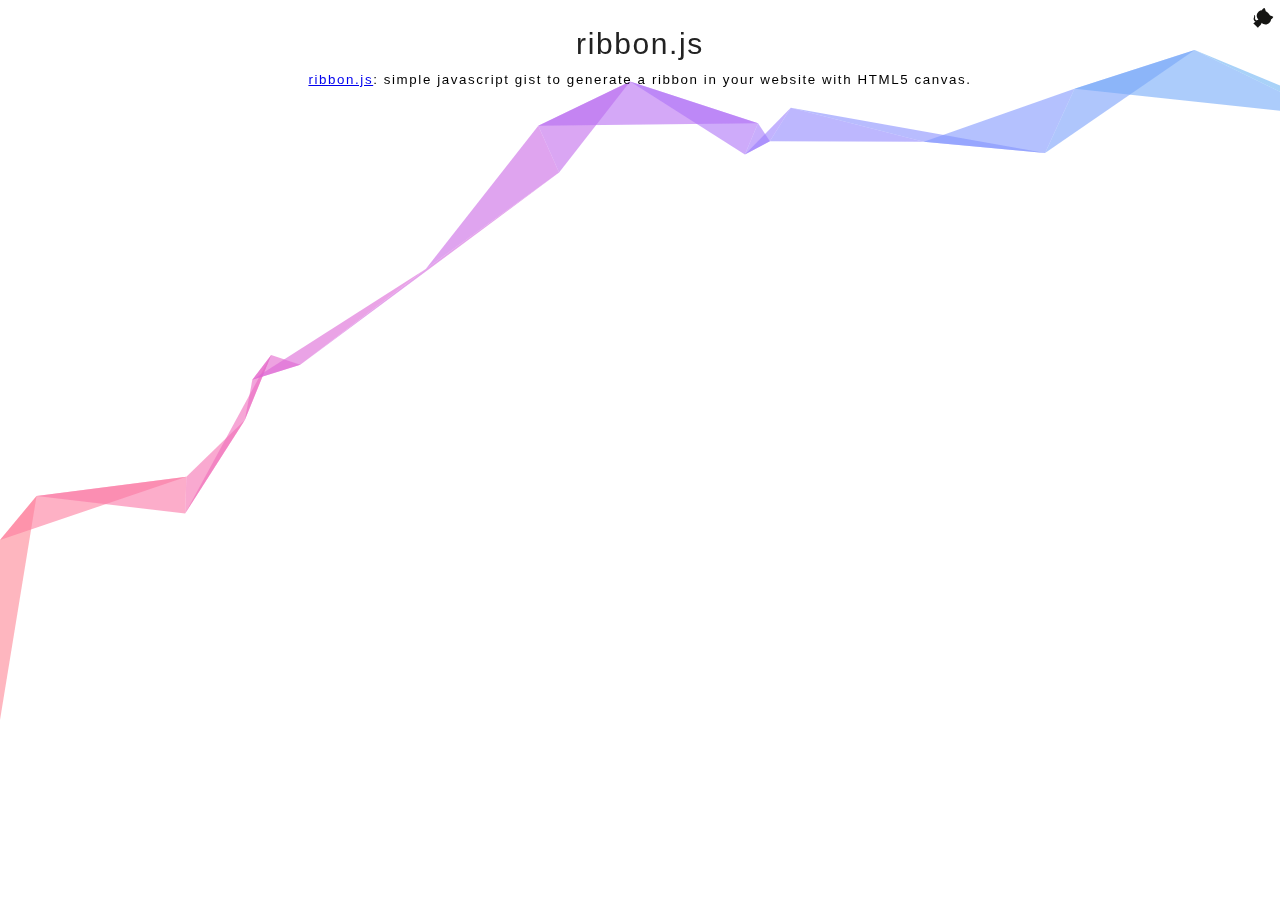
<file: plugins/ribbon.js/demo/index.html>
<!DOCTYPE html>
<html>

<head>
  <meta charset="utf-8">
  <meta http-equiv="X-UA-Compatible" content="IE=edge,chrome=1">
  <title>ribbon.js: Simple javascript gist to generate a ribbon in your website with HTML5 canvas.</title>
  <meta name="generator" content="hexo-theme-yilia-plus">
  <style type="text/css">
    * {
      font-family: Merriweather, Arial, sans-serif;
      letter-spacing: 0.1rem;
    }

    .content {
      text-align: center;
      padding: 10px 0px 20px;
    }

    .title {
      color: rgb(34, 34, 34);
      display: block;
      font-size: 30px;
      font-weight: 300;
      height: 32px;
      letter-spacing: 0.1rem;
      line-height: 52.5px;
      margin-bottom: 20px;
      margin-top: 0px;
      text-align: center;
    }

  </style>
</head>

<body>
  <div class="content">
    <h4 class="title">ribbon.js</h4>
    <small><a href="https://github.com/hustcc/ribbon.js" target="_blank" rel="noopener">ribbon.js</a>: simple javascript gist to generate a ribbon in
      your website with HTML5 canvas.</small>
  </div>

  <script async type="text/javascript" size="90" alpha="0.6" zIndex="0" src="../ribbon.min.js"></script>
  <a target="_blank" href="https://github.com/hustcc/ribbon.js" class="github-corner" aria-label="ribbon.js"><svg
      width="50" height="50" viewBox="0 0 250 250"
      style="z-index:9999;fill:#fff; color:#151513; position: absolute; top: 0; border: 0; right: 0;"
      aria-hidden="true">
      <path d="M0,0 L115,115 L130,115 L142,142 L250,250 L250,0 Z"></path>
      <path
        d="M128.3,109.0 C113.8,99.7 119.0,89.6 119.0,89.6 C122.0,82.7 120.5,78.6 120.5,78.6 C119.2,72.0 123.4,76.3 123.4,76.3 C127.3,80.9 125.5,87.3 125.5,87.3 C122.9,97.6 130.6,101.9 134.4,103.2"
        fill="currentColor" style="transform-origin: 130px 106px;" class="octo-arm"></path>
      <path
        d="M115.0,115.0 C114.9,115.1 118.7,116.5 119.8,115.4 L133.7,101.6 C136.9,99.2 139.9,98.4 142.2,98.6 C133.8,88.0 127.5,74.4 143.8,58.0 C148.5,53.4 154.0,51.2 159.7,51.0 C160.3,49.4 163.2,43.6 171.4,40.1 C171.4,40.1 176.1,42.5 178.8,56.2 C183.1,58.6 187.2,61.8 190.9,65.4 C194.5,69.0 197.7,73.2 200.1,77.6 C213.8,80.2 216.3,84.9 216.3,84.9 C212.7,93.1 206.9,96.0 205.4,96.6 C205.1,102.4 203.0,107.8 198.3,112.5 C181.9,128.9 168.3,122.5 157.7,114.1 C157.9,116.9 156.7,120.9 152.7,124.9 L141.0,136.5 C139.8,137.7 141.6,141.9 141.8,141.8 Z"
        fill="currentColor" class="octo-body"></path>
    </svg></a>
</body>

</html>
</file>
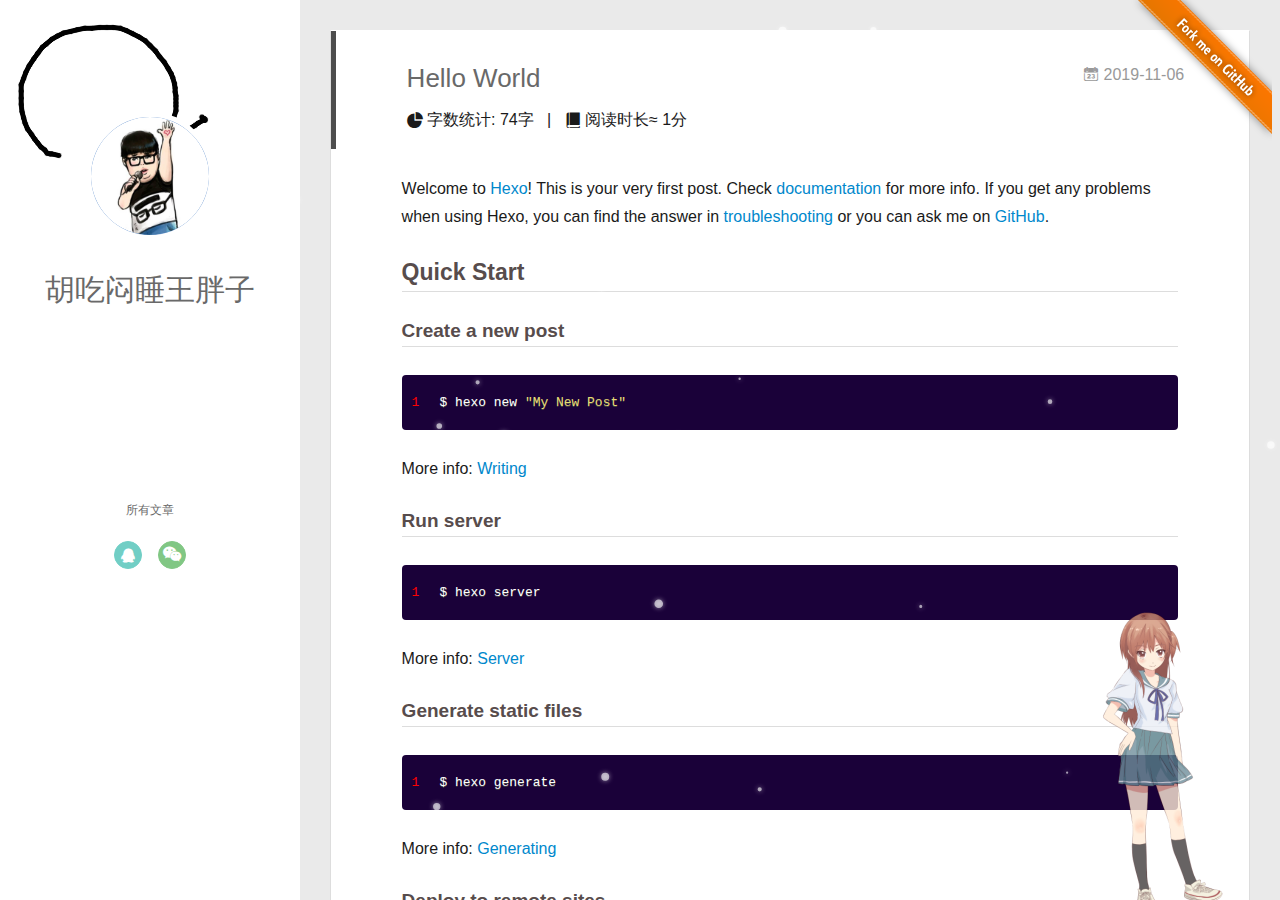
<file: 2019/11/06/hello-world/index.html>
<!DOCTYPE html>
<html>
<head>
  <meta charset="utf-8">
  
  <meta name="renderer" content="webkit">
  <meta http-equiv="X-UA-Compatible" content="IE=edge" >
  <link rel="dns-prefetch" href="http://cptbtptp12138.xyz">
  <title>Hello World | 王胖子的Blog</title>
  <meta name="generator" content="hexo-theme-yilia-plus">
  <meta name="viewport" content="width=device-width, initial-scale=1, maximum-scale=1">
  
  <meta name="description" content="Welcome to Hexo! This is your very first post. Check documentation for more info. If you get any problems when using Hexo, you can find the answer in troubleshooting or you can ask me on GitHub. Quick">
<meta property="og:type" content="article">
<meta property="og:title" content="Hello World">
<meta property="og:url" content="http:&#x2F;&#x2F;cptbtptp12138.xyz&#x2F;2019&#x2F;11&#x2F;06&#x2F;hello-world&#x2F;index.html">
<meta property="og:site_name" content="王胖子的Blog">
<meta property="og:description" content="Welcome to Hexo! This is your very first post. Check documentation for more info. If you get any problems when using Hexo, you can find the answer in troubleshooting or you can ask me on GitHub. Quick">
<meta property="og:locale" content="zh_CN">
<meta property="og:updated_time" content="2019-11-17T10:22:21.290Z">
<meta name="twitter:card" content="summary">
  
    <link rel="alternative" href="/atom.xml" title="王胖子的Blog" type="application/atom+xml">
  
  
    <link rel="icon" href="/img/favicon.jpg">
  
  
    <link rel="apple-touch-icon" href="/apple-touch-icon-180x180.png">
  
  <link rel="stylesheet" type="text/css" href="/./main.826e88.css">
  <style type="text/css">
    
    #container.show {
      background: linear-gradient(200deg,#a0cfe4,#e8c37e);
    }
  </style>
  

  

  
    
 	  <script src="/lib/clickLove.js"></script>
  
  


  

</head>

<body>
  <div id="container" q-class="show:isCtnShow">
    <canvas id="anm-canvas" class="anm-canvas"></canvas>
    <div class="left-col" q-class="show:isShow">
      


<div class="overlay" style="background: #4d4d4d;background: url('/img/biubiubiu.gif') no-repeat ;"></div>
<div class="intrude-less">
	<header id="header" class="inner">
		<a href="/" class="profilepic">
			<img src="/img/head.jpg" class="js-avatar">
		</a>
		<hgroup>
		  <h1 class="header-author"><a href="/">胡吃闷睡王胖子</a></h1>
		</hgroup>
		

		<nav class="header-menu">
			<ul>
			
			</ul>
		</nav>
		<nav class="header-smart-menu">
    		
    			
    			<a q-on="click: openSlider(e, 'innerArchive')" href="javascript:void(0)" target="_blank" rel="noopener">所有文章</a>
    			
            
    			
            
    			
            
		</nav>
		<nav class="header-nav">
			<div class="social">
				
					<a class="qq" href="/img/qq2267690661.jpg" title="QQ" target="_blank"><i class="icon-qq"></i></a>
		        
					<a class="weixin" href="/img/weixin.png" title="微信" target="_blank"><i class="icon-weixin"></i></a>
		        
			</div>
		
		</nav>
	</header>		
</div>

    </div>
    <div class="mid-col" q-class="show:isShow,hide:isShow|isFalse">
      
      
      <a class="forkMe" style="position:absolute;z-index:999;top:0;right:0.5em" href="https://github.com/wangsy12138/wangsy12138.github.io"
        target="_blank"><img width="149" height="149" src="/img/forkme.png"
          class="attachment-full size-full" alt="Fork me on GitHub" data-recalc-dims="1"></a>
      
      
<nav id="mobile-nav">
  	<div class="overlay js-overlay" style="background: #4d4d4d"></div>
	<div class="btnctn js-mobile-btnctn">
  		<div class="slider-trigger list" q-on="click: openSlider(e)"><i class="icon icon-sort"></i></div>
	</div>
	<div class="intrude-less">
		<header id="header" class="inner">
			<div class="profilepic">
				<a href="/">
					<img src="/img/head.jpg" class="js-avatar">
				</a>
			</div>
			<hgroup>
			  <h1 class="header-author js-header-author">胡吃闷睡王胖子</h1>
			</hgroup>
			
			
			
			
			
			<nav class="header-nav">
				<div class="social">
					
						<a class="qq" target="_blank" href="/img/qq2267690661.jpg" title="QQ"><i class="icon-qq"></i></a>
			        
						<a class="weixin" target="_blank" href="/img/weixin.png" title="微信"><i class="icon-weixin"></i></a>
			        
				</div>
			</nav>

			<nav class="header-menu js-header-menu">
				<ul style="width: 50%">
				
				
				</ul>
			</nav>
		</header>				
	</div>
	<div class="mobile-mask" style="display:none" q-show="isShow"></div>
</nav>

      <div id="wrapper" class="body-wrap">
        <div class="menu-l">
          <div class="canvas-wrap">
            <canvas data-colors="#eaeaea" data-sectionHeight="100" data-contentId="js-content" id="myCanvas1"
              class="anm-canvas"></canvas>
          </div>
          <div id="js-content" class="content-ll">
            <article id="post-hello-world" class="article article-type-post " itemscope itemprop="blogPost">
  <div class="article-inner">
    
      <header class="article-header">
  
  
    <h1 class="article-title" itemprop="name">
      Hello World
    </h1>
  


  
  
        
        <span id="busuanzi_container_page_pv" style='display:none' class="archive-article-date">
              <i class="icon-smile icon"></i> 阅读数：<span id="busuanzi_value_page_pv"></span>次
        </span>

<a href="/2019/11/06/hello-world/" class="archive-article-date">
        <time datetime="2019-11-06T00:27:34.555Z" itemprop="datePublished"><i class="icon-calendar icon"></i>2019-11-06</time>
</a>

  
  
    
<div style="margin-top:10px;">
  <span class="post-time">
    <span class="post-meta-item-icon">
      <!-- fonts.scss -->
      <!-- 百度字体平台:http://fontstore.baidu.com/static/editor/index.html -->
      <i class="icon-statistics"></i>
      <span class="post-meta-item-text"> 字数统计:</span>
      <span class="post-count">74字</span>
    </span>
  </span>

  <span class="post-time">
    &nbsp; | &nbsp;
    <span class="post-meta-item-icon">
      <i class="icon-book icon"></i>
      <span class="post-meta-item-text"> 阅读时长≈</span>
      <span class="post-count">1分</span>
    </span>
  </span>
</div>


  
  </header>
  
  <div class="article-entry" itemprop="articleBody">
    
    <p>Welcome to <a href="https://hexo.io/" target="_blank" rel="noopener">Hexo</a>! This is your very first post. Check <a href="https://hexo.io/docs/" target="_blank" rel="noopener">documentation</a> for more info. If you get any problems when using Hexo, you can find the answer in <a href="https://hexo.io/docs/troubleshooting.html" target="_blank" rel="noopener">troubleshooting</a> or you can ask me on <a href="https://github.com/hexojs/hexo/issues" target="_blank" rel="noopener">GitHub</a>.</p>
<h2 id="Quick-Start"><a href="#Quick-Start" class="headerlink" title="Quick Start"></a>Quick Start</h2><h3 id="Create-a-new-post"><a href="#Create-a-new-post" class="headerlink" title="Create a new post"></a>Create a new post</h3><a id="more"></a>
<figure class="highlight bash"><table><tr><td class="gutter"><pre><span class="line">1</span><br></pre></td><td class="code"><pre><span class="line">$ hexo new <span class="string">"My New Post"</span></span><br></pre></td></tr></table></figure>

<p>More info: <a href="https://hexo.io/docs/writing.html" target="_blank" rel="noopener">Writing</a></p>
<h3 id="Run-server"><a href="#Run-server" class="headerlink" title="Run server"></a>Run server</h3><figure class="highlight bash"><table><tr><td class="gutter"><pre><span class="line">1</span><br></pre></td><td class="code"><pre><span class="line">$ hexo server</span><br></pre></td></tr></table></figure>

<p>More info: <a href="https://hexo.io/docs/server.html" target="_blank" rel="noopener">Server</a></p>
<h3 id="Generate-static-files"><a href="#Generate-static-files" class="headerlink" title="Generate static files"></a>Generate static files</h3><figure class="highlight bash"><table><tr><td class="gutter"><pre><span class="line">1</span><br></pre></td><td class="code"><pre><span class="line">$ hexo generate</span><br></pre></td></tr></table></figure>

<p>More info: <a href="https://hexo.io/docs/generating.html" target="_blank" rel="noopener">Generating</a></p>
<h3 id="Deploy-to-remote-sites"><a href="#Deploy-to-remote-sites" class="headerlink" title="Deploy to remote sites"></a>Deploy to remote sites</h3><figure class="highlight bash"><table><tr><td class="gutter"><pre><span class="line">1</span><br></pre></td><td class="code"><pre><span class="line">$ hexo deploy</span><br></pre></td></tr></table></figure>

<p>More info: <a href="https://hexo.io/docs/one-command-deployment.html" target="_blank" rel="noopener">Deployment</a></p>

    

    

    
    <div class="declare"> 
      <ul class="post-copyright">
        <li>
          <strong>本文作者：</strong>
          胡吃闷睡王胖子
        </li>
        <li>
          <strong>本文链接：</strong>
          <a href="http://cptbtptp12138.xyz/2019/11/06/hello-world/" title="Hello World" target="_blank">http://cptbtptp12138.xyz/2019/11/06/hello-world/</a>
        </li>
        <li>
          <strong>版权声明： </strong>
          本博客所有文章除特别声明外，均采用 <a href="https://www.apache.org/licenses/LICENSE-2.0.html" rel="external nofollow" target="_blank">Apache License 2.0</a> 许可协议。转载请注明出处！
        </li>
      </ul>
    </div>
    

  </div>
  <div class="article-info article-info-index">
    
    
    

    

    
    
<div class="share-btn share-icons tooltip-left">
  <div class="tooltip tooltip-east">
    <span class="tooltip-item">
      <a href="javascript:;" target="_blank" rel="noopener" class="share-sns share-outer">
        <i class="icon icon-share"></i>
      </a>
    </span>
    <span class="tooltip-content">
      <div class="share-wrap">
        <div class="share-icons">
          <a class="weibo share-sns" href="javascript:;" target="_blank" rel="noopener" data-type="weibo">
            <i class="icon icon-weibo"></i>
          </a>
          <!-- <a class="weixin share-sns wxFab" href="javascript:;" target="_blank" rel="noopener" data-type="weixin">
            <i class="icon icon-weixin"></i>
          </a> -->
          <a class="qq share-sns" href="javascript:;" target="_blank" rel="noopener" data-type="qq">
            <i class="icon icon-qq"></i>
          </a>
          <a class="douban share-sns" href="javascript:;" target="_blank" rel="noopener" data-type="douban">
            <i class="icon icon-douban"></i>
          </a>
          <a class="qzone share-sns" href="javascript:;" target="_blank" rel="noopener" data-type="qzone">
            <i class="icon icon-qzone"></i>
          </a>
          <a class="facebook share-sns" href="javascript:;" target="_blank" rel="noopener" data-type="facebook">
            <i class="icon icon-facebook"></i>
          </a>
          <a class="twitter share-sns" href="javascript:;" target="_blank" rel="noopener" data-type="twitter">
            <i class="icon icon-twitter"></i>
          </a>
          <a class="google share-sns" href="javascript:;" target="_blank" rel="noopener" data-type="google">
            <i class="icon icon-google"></i>
          </a>
        </div>
      </div>
    </span>
  </div>
</div>

<div class="page-modal wx-share js-wx-box">
    <a class="close js-modal-close" href="javascript:;" target="_blank" rel="noopener"><i class="icon icon-close"></i></a>
    <p>扫一扫，分享到微信</p>
    <div class="wx-qrcode">
     <!-- <img src="//pan.baidu.com/share/qrcode?url=http://cptbtptp12138.xyz/2019/11/06/hello-world/" alt="微信分享二维码"> -->
    </div>
</div>

<div class="mask js-mask"></div>

    
    <div class="clearfix"></div>
  </div>
  </div>
</article>



<aside class="wrap-side-operation">
    <div class="mod-side-operation">
        
        <div class="jump-container" id="js-jump-container" style="display:none;">
            <a href="javascript:void(0)" target="_blank" rel="noopener" class="mod-side-operation__jump-to-top">
                <i class="icon-font icon-back"></i>
            </a>
            <div id="js-jump-plan-container" class="jump-plan-container" style="top: -11px;">
                <i class="icon-font icon-plane jump-plane"></i>
            </div>
        </div>
        
        
    </div>
</aside>





<div id="SOHUCS" sid="hello-world" ></div> 
<script charset="utf-8" type="text/javascript" src="//changyan.sohu.com/upload/changyan.js" ></script>
<script type="text/javascript">
    window.changyan.api.config({
        appid: "true",
        conf: "true"
    });
</script>
</script>










          </div>
        </div>
      </div>
      <footer id="footer">
  <div class="outer">
    <div id="footer-info">
    	<div class="footer-left">
    		&copy; 2019 胡吃闷睡王胖子
    	</div>
      	<div class="footer-right">
			
			
      		GitHub:<a href="https://github.com/JoeyBling/hexo-theme-yilia-plus" target="_blank">hexo-theme-yilia-plus</a> by Litten
      	</div>
    </div>
  </div>
  
  
	<script src="/lib/busuanzi.pure.js"></script>
	
  
  
	
	<span id="busuanzi_container_site_pv" style="display:none">
		本站总访问量<span id="busuanzi_value_site_pv"></span>次	
	        <span class="post-meta-divider" >|</span>
	</span>
  	<span id="busuanzi_container_site_uv" style='display:none'>
  		本站访客数<span id="busuanzi_value_site_uv"></span>人
  	</span>
  
</footer>

    </div>
    <script>
	var yiliaConfig = {
		mathjax: false,
		isHome: false,
		isPost: true,
		isArchive: false,
		isTag: false,
		isCategory: false,
		open_in_new: true,
		toc_hide_index: true,
		root: "/",
		innerArchive: true,
		showTags: true
	}
</script>

<script>!function(r){function e(t){if(i[t])return i[t].exports;var n=i[t]={exports:{},id:t,loaded:!1};return r[t].call(n.exports,n,n.exports,e),n.loaded=!0,n.exports}var i={};e.m=r,e.c=i,e.p="./",e(0)}([function(t,n,r){r(208),t.exports=r(205)},function(t,n,r){var d=r(3),y=r(46),g=r(26),b=r(27),x=r(47),m="prototype",S=function(t,n,r){var e,i,o,u,c=t&S.F,f=t&S.G,a=t&S.S,s=t&S.P,l=t&S.B,h=f?d:a?d[n]||(d[n]={}):(d[n]||{})[m],v=f?y:y[n]||(y[n]={}),p=v[m]||(v[m]={});for(e in f&&(r=n),r)o=((i=!c&&h&&void 0!==h[e])?h:r)[e],u=l&&i?x(o,d):s&&"function"==typeof o?x(Function.call,o):o,h&&b(h,e,o,t&S.U),v[e]!=o&&g(v,e,u),s&&p[e]!=o&&(p[e]=o)};d.core=y,S.F=1,S.G=2,S.S=4,S.P=8,S.B=16,S.W=32,S.U=64,S.R=128,t.exports=S},function(t,n,r){var e=r(5);t.exports=function(t){if(!e(t))throw TypeError(t+" is not an object!");return t}},function(t,n){var r=t.exports="undefined"!=typeof window&&window.Math==Math?window:"undefined"!=typeof self&&self.Math==Math?self:Function("return this")();"number"==typeof __g&&(__g=r)},function(t,n){t.exports=function(t){try{return!!t()}catch(t){return!0}}},function(t,n){t.exports=function(t){return"object"==typeof t?null!==t:"function"==typeof t}},function(t,n){var r=t.exports="undefined"!=typeof window&&window.Math==Math?window:"undefined"!=typeof self&&self.Math==Math?self:Function("return this")();"number"==typeof __g&&(__g=r)},function(t,n,r){var e=r(118)("wks"),i=r(79),o=r(3).Symbol,u="function"==typeof o;(t.exports=function(t){return e[t]||(e[t]=u&&o[t]||(u?o:i)("Symbol."+t))}).store=e},function(t,n,r){var e=r(49),i=Math.min;t.exports=function(t){return 0<t?i(e(t),9007199254740991):0}},function(t,n){var r={}.hasOwnProperty;t.exports=function(t,n){return r.call(t,n)}},function(t,n,r){t.exports=!r(4)(function(){return 7!=Object.defineProperty({},"a",{get:function(){return 7}}).a})},function(t,n,r){var e=r(2),i=r(174),o=r(53),u=Object.defineProperty;n.f=r(10)?Object.defineProperty:function(t,n,r){if(e(t),n=o(n,!0),e(r),i)try{return u(t,n,r)}catch(t){}if("get"in r||"set"in r)throw TypeError("Accessors not supported!");return"value"in r&&(t[n]=r.value),t}},function(t,n,r){t.exports=!r(20)(function(){return 7!=Object.defineProperty({},"a",{get:function(){return 7}}).a})},function(t,n,r){var e=r(14),i=r(24);t.exports=r(12)?function(t,n,r){return e.f(t,n,i(1,r))}:function(t,n,r){return t[n]=r,t}},function(t,n,r){var e=r(22),i=r(60),o=r(42),u=Object.defineProperty;n.f=r(12)?Object.defineProperty:function(t,n,r){if(e(t),n=o(n,!0),e(r),i)try{return u(t,n,r)}catch(t){}if("get"in r||"set"in r)throw TypeError("Accessors not supported!");return"value"in r&&(t[n]=r.value),t}},function(t,n,r){var e=r(96),i=r(34);t.exports=function(t){return e(i(t))}},function(t,n,r){var e=r(40)("wks"),i=r(25),o=r(6).Symbol,u="function"==typeof o;(t.exports=function(t){return e[t]||(e[t]=u&&o[t]||(u?o:i)("Symbol."+t))}).store=e},function(t,n,r){var e=r(51);t.exports=function(t){return Object(e(t))}},function(t,n){t.exports=function(t){return"object"==typeof t?null!==t:"function"==typeof t}},function(t,n){var r=t.exports={version:"2.6.9"};"number"==typeof __e&&(__e=r)},function(t,n){t.exports=function(t){try{return!!t()}catch(t){return!0}}},function(t,n){t.exports=function(t){if("function"!=typeof t)throw TypeError(t+" is not a function!");return t}},function(t,n,r){var e=r(18);t.exports=function(t){if(!e(t))throw TypeError(t+" is not an object!");return t}},function(t,n){t.exports=!0},function(t,n){t.exports=function(t,n){return{enumerable:!(1&t),configurable:!(2&t),writable:!(4&t),value:n}}},function(t,n){var r=0,e=Math.random();t.exports=function(t){return"Symbol(".concat(void 0===t?"":t,")_",(++r+e).toString(36))}},function(t,n,r){var e=r(11),i=r(75);t.exports=r(10)?function(t,n,r){return e.f(t,n,i(1,r))}:function(t,n,r){return t[n]=r,t}},function(t,n,r){var o=r(3),u=r(26),c=r(30),f=r(79)("src"),e=r(219),i="toString",a=(""+e).split(i);r(46).inspectSource=function(t){return e.call(t)},(t.exports=function(t,n,r,e){var i="function"==typeof r;i&&(c(r,"name")||u(r,"name",n)),t[n]!==r&&(i&&(c(r,f)||u(r,f,t[n]?""+t[n]:a.join(String(n)))),t===o?t[n]=r:e?t[n]?t[n]=r:u(t,n,r):(delete t[n],u(t,n,r)))})(Function.prototype,i,function(){return"function"==typeof this&&this[f]||e.call(this)})},function(t,n,r){var e=r(1),i=r(4),u=r(51),c=/"/g,o=function(t,n,r,e){var i=String(u(t)),o="<"+n;return""!==r&&(o+=" "+r+'="'+String(e).replace(c,"&quot;")+'"'),o+">"+i+"</"+n+">"};t.exports=function(n,t){var r={};r[n]=t(o),e(e.P+e.F*i(function(){var t=""[n]('"');return t!==t.toLowerCase()||3<t.split('"').length}),"String",r)}},function(t,n,r){var e=r(65),i=r(35);t.exports=Object.keys||function(t){return e(t,i)}},function(t,n){var r={}.hasOwnProperty;t.exports=function(t,n){return r.call(t,n)}},function(t,n,r){var e=r(117),i=r(75),o=r(33),u=r(53),c=r(30),f=r(174),a=Object.getOwnPropertyDescriptor;n.f=r(10)?a:function(t,n){if(t=o(t),n=u(n,!0),f)try{return a(t,n)}catch(t){}if(c(t,n))return i(!e.f.call(t,n),t[n])}},function(t,n,r){var e=r(30),i=r(17),o=r(154)("IE_PROTO"),u=Object.prototype;t.exports=Object.getPrototypeOf||function(t){return t=i(t),e(t,o)?t[o]:"function"==typeof t.constructor&&t instanceof t.constructor?t.constructor.prototype:t instanceof Object?u:null}},function(t,n,r){var e=r(116),i=r(51);t.exports=function(t){return e(i(t))}},function(t,n){t.exports=function(t){if(null==t)throw TypeError("Can't call method on  "+t);return t}},function(t,n){t.exports="constructor,hasOwnProperty,isPrototypeOf,propertyIsEnumerable,toLocaleString,toString,valueOf".split(",")},function(t,n){t.exports={}},function(t,n){n.f={}.propertyIsEnumerable},function(t,n,r){var e=r(14).f,i=r(9),o=r(16)("toStringTag");t.exports=function(t,n,r){t&&!i(t=r?t:t.prototype,o)&&e(t,o,{configurable:!0,value:n})}},function(t,n,r){var e=r(40)("keys"),i=r(25);t.exports=function(t){return e[t]||(e[t]=i(t))}},function(t,n,r){var e=r(19),i=r(6),o="__core-js_shared__",u=i[o]||(i[o]={});(t.exports=function(t,n){return u[t]||(u[t]=void 0!==n?n:{})})("versions",[]).push({version:e.version,mode:r(23)?"pure":"global",copyright:"© 2019 Denis Pushkarev (zloirock.ru)"})},function(t,n){var r=Math.ceil,e=Math.floor;t.exports=function(t){return isNaN(t=+t)?0:(0<t?e:r)(t)}},function(t,n,r){var i=r(18);t.exports=function(t,n){if(!i(t))return t;var r,e;if(n&&"function"==typeof(r=t.toString)&&!i(e=r.call(t)))return e;if("function"==typeof(r=t.valueOf)&&!i(e=r.call(t)))return e;if(!n&&"function"==typeof(r=t.toString)&&!i(e=r.call(t)))return e;throw TypeError("Can't convert object to primitive value")}},function(t,n,r){var e=r(6),i=r(19),o=r(23),u=r(44),c=r(14).f;t.exports=function(t){var n=i.Symbol||(i.Symbol=o?{}:e.Symbol||{});"_"==t.charAt(0)||t in n||c(n,t,{value:u.f(t)})}},function(t,n,r){n.f=r(16)},function(t,n){var r={}.toString;t.exports=function(t){return r.call(t).slice(8,-1)}},function(t,n){var r=t.exports={version:"2.6.9"};"number"==typeof __e&&(__e=r)},function(t,n,r){var o=r(21);t.exports=function(e,i,t){if(o(e),void 0===i)return e;switch(t){case 1:return function(t){return e.call(i,t)};case 2:return function(t,n){return e.call(i,t,n)};case 3:return function(t,n,r){return e.call(i,t,n,r)}}return function(){return e.apply(i,arguments)}}},function(t,n,r){"use strict";var e=r(4);t.exports=function(t,n){return!!t&&e(function(){n?t.call(null,function(){},1):t.call(null)})}},function(t,n){var r=Math.ceil,e=Math.floor;t.exports=function(t){return isNaN(t=+t)?0:(0<t?e:r)(t)}},function(t,n,r){var x=r(47),m=r(116),S=r(17),w=r(8),e=r(138);t.exports=function(l,t){var h=1==l,v=2==l,p=3==l,d=4==l,y=6==l,g=5==l||y,b=t||e;return function(t,n,r){for(var e,i,o=S(t),u=m(o),c=x(n,r,3),f=w(u.length),a=0,s=h?b(t,f):v?b(t,0):void 0;a<f;a++)if((g||a in u)&&(i=c(e=u[a],a,o),l))if(h)s[a]=i;else if(i)switch(l){case 3:return!0;case 5:return e;case 6:return a;case 2:s.push(e)}else if(d)return!1;return y?-1:p||d?d:s}}},function(t,n){t.exports=function(t){if(null==t)throw TypeError("Can't call method on  "+t);return t}},function(t,n,r){var i=r(1),o=r(46),u=r(4);t.exports=function(t,n){var r=(o.Object||{})[t]||Object[t],e={};e[t]=n(r),i(i.S+i.F*u(function(){r(1)}),"Object",e)}},function(t,n,r){var i=r(5);t.exports=function(t,n){if(!i(t))return t;var r,e;if(n&&"function"==typeof(r=t.toString)&&!i(e=r.call(t)))return e;if("function"==typeof(r=t.valueOf)&&!i(e=r.call(t)))return e;if(!n&&"function"==typeof(r=t.toString)&&!i(e=r.call(t)))return e;throw TypeError("Can't convert object to primitive value")}},function(t,n,r){var d=r(6),y=r(19),g=r(93),b=r(13),x=r(9),m="prototype",S=function(t,n,r){var e,i,o,u=t&S.F,c=t&S.G,f=t&S.S,a=t&S.P,s=t&S.B,l=t&S.W,h=c?y:y[n]||(y[n]={}),v=h[m],p=c?d:f?d[n]:(d[n]||{})[m];for(e in c&&(r=n),r)(i=!u&&p&&void 0!==p[e])&&x(h,e)||(o=i?p[e]:r[e],h[e]=c&&"function"!=typeof p[e]?r[e]:s&&i?g(o,d):l&&p[e]==o?function(e){var t=function(t,n,r){if(this instanceof e){switch(arguments.length){case 0:return new e;case 1:return new e(t);case 2:return new e(t,n)}return new e(t,n,r)}return e.apply(this,arguments)};return t[m]=e[m],t}(o):a&&"function"==typeof o?g(Function.call,o):o,a&&((h.virtual||(h.virtual={}))[e]=o,t&S.R&&v&&!v[e]&&b(v,e,o)))};S.F=1,S.G=2,S.S=4,S.P=8,S.B=16,S.W=32,S.U=64,S.R=128,t.exports=S},function(t,n,r){var e=r(34);t.exports=function(t){return Object(e(t))}},function(t,n,r){var o=r(196),e=r(1),i=r(118)("metadata"),u=i.store||(i.store=new(r(200))),c=function(t,n,r){var e=u.get(t);if(!e){if(!r)return;u.set(t,e=new o)}var i=e.get(n);if(!i){if(!r)return;e.set(n,i=new o)}return i};t.exports={store:u,map:c,has:function(t,n,r){var e=c(n,r,!1);return void 0!==e&&e.has(t)},get:function(t,n,r){var e=c(n,r,!1);return void 0===e?void 0:e.get(t)},set:function(t,n,r,e){c(r,e,!0).set(t,n)},keys:function(t,n){var r=c(t,n,!1),e=[];return r&&r.forEach(function(t,n){e.push(n)}),e},key:function(t){return void 0===t||"symbol"==typeof t?t:String(t)},exp:function(t){e(e.S,"Reflect",t)}}},function(t,n,r){"use strict";if(r(10)){var g=r(68),b=r(3),x=r(4),m=r(1),S=r(132),e=r(159),h=r(47),w=r(70),i=r(75),_=r(26),o=r(76),u=r(49),O=r(8),E=r(194),c=r(78),f=r(53),a=r(30),M=r(81),P=r(5),v=r(17),p=r(145),j=r(72),F=r(32),A=r(73).f,d=r(161),s=r(79),l=r(7),y=r(50),I=r(120),L=r(119),N=r(162),T=r(82),k=r(125),R=r(77),C=r(137),D=r(166),G=r(11),W=r(31),U=G.f,V=W.f,B=b.RangeError,q=b.TypeError,z=b.Uint8Array,K="ArrayBuffer",H="Shared"+K,J="BYTES_PER_ELEMENT",$="prototype",Y=Array[$],X=e.ArrayBuffer,Q=e.DataView,Z=y(0),tt=y(2),nt=y(3),rt=y(4),et=y(5),it=y(6),ot=I(!0),ut=I(!1),ct=N.values,ft=N.keys,at=N.entries,st=Y.lastIndexOf,lt=Y.reduce,ht=Y.reduceRight,vt=Y.join,pt=Y.sort,dt=Y.slice,yt=Y.toString,gt=Y.toLocaleString,bt=l("iterator"),xt=l("toStringTag"),mt=s("typed_constructor"),St=s("def_constructor"),wt=S.CONSTR,_t=S.TYPED,Ot=S.VIEW,Et="Wrong length!",Mt=y(1,function(t,n){return It(L(t,t[St]),n)}),Pt=x(function(){return 1===new z(new Uint16Array([1]).buffer)[0]}),jt=!!z&&!!z[$].set&&x(function(){new z(1).set({})}),Ft=function(t,n){var r=u(t);if(r<0||r%n)throw B("Wrong offset!");return r},At=function(t){if(P(t)&&_t in t)return t;throw q(t+" is not a typed array!")},It=function(t,n){if(!(P(t)&&mt in t))throw q("It is not a typed array constructor!");return new t(n)},Lt=function(t,n){return Nt(L(t,t[St]),n)},Nt=function(t,n){for(var r=0,e=n.length,i=It(t,e);r<e;)i[r]=n[r++];return i},Tt=function(t,n,r){U(t,n,{get:function(){return this._d[r]}})},kt=function(t){var n,r,e,i,o,u,c=v(t),f=arguments.length,a=1<f?arguments[1]:void 0,s=void 0!==a,l=d(c);if(null!=l&&!p(l)){for(u=l.call(c),e=[],n=0;!(o=u.next()).done;n++)e.push(o.value);c=e}for(s&&2<f&&(a=h(a,arguments[2],2)),n=0,r=O(c.length),i=It(this,r);n<r;n++)i[n]=s?a(c[n],n):c[n];return i},Rt=function(){for(var t=0,n=arguments.length,r=It(this,n);t<n;)r[t]=arguments[t++];return r},Ct=!!z&&x(function(){gt.call(new z(1))}),Dt=function(){return gt.apply(Ct?dt.call(At(this)):At(this),arguments)},Gt={copyWithin:function(t,n){return D.call(At(this),t,n,2<arguments.length?arguments[2]:void 0)},every:function(t){return rt(At(this),t,1<arguments.length?arguments[1]:void 0)},fill:function(t){return C.apply(At(this),arguments)},filter:function(t){return Lt(this,tt(At(this),t,1<arguments.length?arguments[1]:void 0))},find:function(t){return et(At(this),t,1<arguments.length?arguments[1]:void 0)},findIndex:function(t){return it(At(this),t,1<arguments.length?arguments[1]:void 0)},forEach:function(t){Z(At(this),t,1<arguments.length?arguments[1]:void 0)},indexOf:function(t){return ut(At(this),t,1<arguments.length?arguments[1]:void 0)},includes:function(t){return ot(At(this),t,1<arguments.length?arguments[1]:void 0)},join:function(t){return vt.apply(At(this),arguments)},lastIndexOf:function(t){return st.apply(At(this),arguments)},map:function(t){return Mt(At(this),t,1<arguments.length?arguments[1]:void 0)},reduce:function(t){return lt.apply(At(this),arguments)},reduceRight:function(t){return ht.apply(At(this),arguments)},reverse:function(){for(var t,n=this,r=At(n).length,e=Math.floor(r/2),i=0;i<e;)t=n[i],n[i++]=n[--r],n[r]=t;return n},some:function(t){return nt(At(this),t,1<arguments.length?arguments[1]:void 0)},sort:function(t){return pt.call(At(this),t)},subarray:function(t,n){var r=At(this),e=r.length,i=c(t,e);return new(L(r,r[St]))(r.buffer,r.byteOffset+i*r.BYTES_PER_ELEMENT,O((void 0===n?e:c(n,e))-i))}},Wt=function(t,n){return Lt(this,dt.call(At(this),t,n))},Ut=function(t){At(this);var n=Ft(arguments[1],1),r=this.length,e=v(t),i=O(e.length),o=0;if(r<i+n)throw B(Et);for(;o<i;)this[n+o]=e[o++]},Vt={entries:function(){return at.call(At(this))},keys:function(){return ft.call(At(this))},values:function(){return ct.call(At(this))}},Bt=function(t,n){return P(t)&&t[_t]&&"symbol"!=typeof n&&n in t&&String(+n)==String(n)},qt=function(t,n){return Bt(t,n=f(n,!0))?i(2,t[n]):V(t,n)},zt=function(t,n,r){return!(Bt(t,n=f(n,!0))&&P(r)&&a(r,"value"))||a(r,"get")||a(r,"set")||r.configurable||a(r,"writable")&&!r.writable||a(r,"enumerable")&&!r.enumerable?U(t,n,r):(t[n]=r.value,t)};wt||(W.f=qt,G.f=zt),m(m.S+m.F*!wt,"Object",{getOwnPropertyDescriptor:qt,defineProperty:zt}),x(function(){yt.call({})})&&(yt=gt=function(){return vt.call(this)});var Kt=o({},Gt);o(Kt,Vt),_(Kt,bt,Vt.values),o(Kt,{slice:Wt,set:Ut,constructor:function(){},toString:yt,toLocaleString:Dt}),Tt(Kt,"buffer","b"),Tt(Kt,"byteOffset","o"),Tt(Kt,"byteLength","l"),Tt(Kt,"length","e"),U(Kt,xt,{get:function(){return this[_t]}}),t.exports=function(t,l,n,o){var h=t+((o=!!o)?"Clamped":"")+"Array",r="get"+t,u="set"+t,v=b[h],c=v||{},e=v&&F(v),i=!v||!S.ABV,f={},a=v&&v[$],p=function(t,i){U(t,i,{get:function(){return t=i,(n=this._d).v[r](t*l+n.o,Pt);var t,n},set:function(t){return n=i,r=t,e=this._d,o&&(r=(r=Math.round(r))<0?0:255<r?255:255&r),void e.v[u](n*l+e.o,r,Pt);var n,r,e},enumerable:!0})};i?(v=n(function(t,n,r,e){w(t,v,h,"_d");var i,o,u,c,f=0,a=0;if(P(n)){if(!(n instanceof X||(c=M(n))==K||c==H))return _t in n?Nt(v,n):kt.call(v,n);i=n,a=Ft(r,l);var s=n.byteLength;if(void 0===e){if(s%l)throw B(Et);if((o=s-a)<0)throw B(Et)}else if(s<(o=O(e)*l)+a)throw B(Et);u=o/l}else u=E(n),i=new X(o=u*l);for(_(t,"_d",{b:i,o:a,l:o,e:u,v:new Q(i)});f<u;)p(t,f++)}),a=v[$]=j(Kt),_(a,"constructor",v)):x(function(){v(1)})&&x(function(){new v(-1)})&&k(function(t){new v,new v(null),new v(1.5),new v(t)},!0)||(v=n(function(t,n,r,e){var i;return w(t,v,h),P(n)?n instanceof X||(i=M(n))==K||i==H?void 0!==e?new c(n,Ft(r,l),e):void 0!==r?new c(n,Ft(r,l)):new c(n):_t in n?Nt(v,n):kt.call(v,n):new c(E(n))}),Z(e!==Function.prototype?A(c).concat(A(e)):A(c),function(t){t in v||_(v,t,c[t])}),v[$]=a,g||(a.constructor=v));var s=a[bt],d=!!s&&("values"==s.name||null==s.name),y=Vt.values;_(v,mt,!0),_(a,_t,h),_(a,Ot,!0),_(a,St,v),(o?new v(1)[xt]==h:xt in a)||U(a,xt,{get:function(){return h}}),f[h]=v,m(m.G+m.W+m.F*(v!=c),f),m(m.S,h,{BYTES_PER_ELEMENT:l}),m(m.S+m.F*x(function(){c.of.call(v,1)}),h,{from:kt,of:Rt}),J in a||_(a,J,l),m(m.P,h,Gt),R(h),m(m.P+m.F*jt,h,{set:Ut}),m(m.P+m.F*!d,h,Vt),g||a.toString==yt||(a.toString=yt),m(m.P+m.F*x(function(){new v(1).slice()}),h,{slice:Wt}),m(m.P+m.F*(x(function(){return[1,2].toLocaleString()!=new v([1,2]).toLocaleString()})||!x(function(){a.toLocaleString.call([1,2])})),h,{toLocaleString:Dt}),T[h]=d?s:y,g||d||_(a,bt,y)}}else t.exports=function(){}},function(t,n){var r={}.toString;t.exports=function(t){return r.call(t).slice(8,-1)}},function(t,n,r){var e=r(18),i=r(6).document,o=e(i)&&e(i.createElement);t.exports=function(t){return o?i.createElement(t):{}}},function(t,n,r){t.exports=!r(12)&&!r(20)(function(){return 7!=Object.defineProperty(r(59)("div"),"a",{get:function(){return 7}}).a})},function(t,n,r){"use strict";var x=r(23),m=r(54),S=r(66),w=r(13),_=r(36),O=r(98),E=r(38),M=r(104),P=r(16)("iterator"),j=!([].keys&&"next"in[].keys()),F="values",A=function(){return this};t.exports=function(t,n,r,e,i,o,u){O(r,n,e);var c,f,a,s=function(t){if(!j&&t in p)return p[t];switch(t){case"keys":case F:return function(){return new r(this,t)}}return function(){return new r(this,t)}},l=n+" Iterator",h=i==F,v=!1,p=t.prototype,d=p[P]||p["@@iterator"]||i&&p[i],y=d||s(i),g=i?h?s("entries"):y:void 0,b="Array"==n&&p.entries||d;if(b&&((a=M(b.call(new t)))!==Object.prototype&&a.next&&(E(a,l,!0),x||"function"==typeof a[P]||w(a,P,A))),h&&d&&d.name!==F&&(v=!0,y=function(){return d.call(this)}),x&&!u||!j&&!v&&p[P]||w(p,P,y),_[n]=y,_[l]=A,i)if(c={values:h?y:s(F),keys:o?y:s("keys"),entries:g},u)for(f in c)f in p||S(p,f,c[f]);else m(m.P+m.F*(j||v),n,c);return c}},function(t,n,e){var i=e(22),o=e(101),u=e(35),c=e(39)("IE_PROTO"),f=function(){},a="prototype",s=function(){var t,n=e(59)("iframe"),r=u.length;for(n.style.display="none",e(95).appendChild(n),n.src="javascript:",(t=n.contentWindow.document).open(),t.write("<script>document.F=Object<\/script>"),t.close(),s=t.F;r--;)delete s[a][u[r]];return s()};t.exports=Object.create||function(t,n){var r;return null!==t?(f[a]=i(t),r=new f,f[a]=null,r[c]=t):r=s(),void 0===n?r:o(r,n)}},function(t,n,r){var e=r(65),i=r(35).concat("length","prototype");n.f=Object.getOwnPropertyNames||function(t){return e(t,i)}},function(t,n){n.f=Object.getOwnPropertySymbols},function(t,n,r){var u=r(9),c=r(15),f=r(92)(!1),a=r(39)("IE_PROTO");t.exports=function(t,n){var r,e=c(t),i=0,o=[];for(r in e)r!=a&&u(e,r)&&o.push(r);for(;n.length>i;)u(e,r=n[i++])&&(~f(o,r)||o.push(r));return o}},function(t,n,r){t.exports=r(13)},function(t,n,r){var e=r(7)("unscopables"),i=Array.prototype;null==i[e]&&r(26)(i,e,{}),t.exports=function(t){i[e][t]=!0}},function(t,n){t.exports=!1},function(t,n,r){var e=r(79)("meta"),i=r(5),o=r(30),u=r(11).f,c=0,f=Object.isExtensible||function(){return!0},a=!r(4)(function(){return f(Object.preventExtensions({}))}),s=function(t){u(t,e,{value:{i:"O"+ ++c,w:{}}})},l=t.exports={KEY:e,NEED:!1,fastKey:function(t,n){if(!i(t))return"symbol"==typeof t?t:("string"==typeof t?"S":"P")+t;if(!o(t,e)){if(!f(t))return"F";if(!n)return"E";s(t)}return t[e].i},getWeak:function(t,n){if(!o(t,e)){if(!f(t))return!0;if(!n)return!1;s(t)}return t[e].w},onFreeze:function(t){return a&&l.NEED&&f(t)&&!o(t,e)&&s(t),t}}},function(t,n){t.exports=function(t,n,r,e){if(!(t instanceof n)||void 0!==e&&e in t)throw TypeError(r+": incorrect invocation!");return t}},function(t,n,r){var h=r(47),v=r(177),p=r(145),d=r(2),y=r(8),g=r(161),b={},x={};(n=t.exports=function(t,n,r,e,i){var o,u,c,f,a=i?function(){return t}:g(t),s=h(r,e,n?2:1),l=0;if("function"!=typeof a)throw TypeError(t+" is not iterable!");if(p(a)){for(o=y(t.length);l<o;l++)if((f=n?s(d(u=t[l])[0],u[1]):s(t[l]))===b||f===x)return f}else for(c=a.call(t);!(u=c.next()).done;)if((f=v(c,s,u.value,n))===b||f===x)return f}).BREAK=b,n.RETURN=x},function(t,n,e){var i=e(2),o=e(183),u=e(141),c=e(154)("IE_PROTO"),f=function(){},a="prototype",s=function(){var t,n=e(140)("iframe"),r=u.length;for(n.style.display="none",e(143).appendChild(n),n.src="javascript:",(t=n.contentWindow.document).open(),t.write("<script>document.F=Object<\/script>"),t.close(),s=t.F;r--;)delete s[a][u[r]];return s()};t.exports=Object.create||function(t,n){var r;return null!==t?(f[a]=i(t),r=new f,f[a]=null,r[c]=t):r=s(),void 0===n?r:o(r,n)}},function(t,n,r){var e=r(185),i=r(141).concat("length","prototype");n.f=Object.getOwnPropertyNames||function(t){return e(t,i)}},function(t,n,r){var e=r(185),i=r(141);t.exports=Object.keys||function(t){return e(t,i)}},function(t,n){t.exports=function(t,n){return{enumerable:!(1&t),configurable:!(2&t),writable:!(4&t),value:n}}},function(t,n,r){var i=r(27);t.exports=function(t,n,r){for(var e in n)i(t,e,n[e],r);return t}},function(t,n,r){"use strict";var e=r(3),i=r(11),o=r(10),u=r(7)("species");t.exports=function(t){var n=e[t];o&&n&&!n[u]&&i.f(n,u,{configurable:!0,get:function(){return this}})}},function(t,n,r){var e=r(49),i=Math.max,o=Math.min;t.exports=function(t,n){return(t=e(t))<0?i(t+n,0):o(t,n)}},function(t,n){var r=0,e=Math.random();t.exports=function(t){return"Symbol(".concat(void 0===t?"":t,")_",(++r+e).toString(36))}},function(t,n,r){var e=r(5);t.exports=function(t,n){if(!e(t)||t._t!==n)throw TypeError("Incompatible receiver, "+n+" required!");return t}},function(t,n,r){var i=r(45),o=r(7)("toStringTag"),u="Arguments"==i(function(){return arguments}());t.exports=function(t){var n,r,e;return void 0===t?"Undefined":null===t?"Null":"string"==typeof(r=function(t,n){try{return t[n]}catch(t){}}(n=Object(t),o))?r:u?i(n):"Object"==(e=i(n))&&"function"==typeof n.callee?"Arguments":e}},function(t,n){t.exports={}},function(t,n,r){var e=r(11).f,i=r(30),o=r(7)("toStringTag");t.exports=function(t,n,r){t&&!i(t=r?t:t.prototype,o)&&e(t,o,{configurable:!0,value:n})}},function(t,n,r){var u=r(1),e=r(51),c=r(4),f=r(157),i="["+f+"]",o=RegExp("^"+i+i+"*"),a=RegExp(i+i+"*$"),s=function(t,n,r){var e={},i=c(function(){return!!f[t]()||"​"!="​"[t]()}),o=e[t]=i?n(l):f[t];r&&(e[r]=o),u(u.P+u.F*i,"String",e)},l=s.trim=function(t,n){return t=String(e(t)),1&n&&(t=t.replace(o,"")),2&n&&(t=t.replace(a,"")),t};t.exports=s},function(t,n,r){t.exports={default:r(88),__esModule:!0}},function(t,n,r){t.exports={default:r(89),__esModule:!0}},function(t,n,r){"use strict";function e(t){return t&&t.__esModule?t:{default:t}}n.__esModule=!0;var i=e(r(86)),o=e(r(85)),u="function"==typeof o.default&&"symbol"==typeof i.default?function(t){return typeof t}:function(t){return t&&"function"==typeof o.default&&t.constructor===o.default&&t!==o.default.prototype?"symbol":typeof t};n.default="function"==typeof o.default&&"symbol"===u(i.default)?function(t){return void 0===t?"undefined":u(t)}:function(t){return t&&"function"==typeof o.default&&t.constructor===o.default&&t!==o.default.prototype?"symbol":void 0===t?"undefined":u(t)}},function(t,n,r){r(111),r(109),r(112),r(113),t.exports=r(19).Symbol},function(t,n,r){r(110),r(114),t.exports=r(44).f("iterator")},function(t,n){t.exports=function(t){if("function"!=typeof t)throw TypeError(t+" is not a function!");return t}},function(t,n){t.exports=function(){}},function(t,n,r){var f=r(15),a=r(107),s=r(106);t.exports=function(c){return function(t,n,r){var e,i=f(t),o=a(i.length),u=s(r,o);if(c&&n!=n){for(;u<o;)if((e=i[u++])!=e)return!0}else for(;u<o;u++)if((c||u in i)&&i[u]===n)return c||u||0;return!c&&-1}}},function(t,n,r){var o=r(90);t.exports=function(e,i,t){if(o(e),void 0===i)return e;switch(t){case 1:return function(t){return e.call(i,t)};case 2:return function(t,n){return e.call(i,t,n)};case 3:return function(t,n,r){return e.call(i,t,n,r)}}return function(){return e.apply(i,arguments)}}},function(t,n,r){var c=r(29),f=r(64),a=r(37);t.exports=function(t){var n=c(t),r=f.f;if(r)for(var e,i=r(t),o=a.f,u=0;i.length>u;)o.call(t,e=i[u++])&&n.push(e);return n}},function(t,n,r){var e=r(6).document;t.exports=e&&e.documentElement},function(t,n,r){var e=r(58);t.exports=Object("z").propertyIsEnumerable(0)?Object:function(t){return"String"==e(t)?t.split(""):Object(t)}},function(t,n,r){var e=r(58);t.exports=Array.isArray||function(t){return"Array"==e(t)}},function(t,n,r){"use strict";var e=r(62),i=r(24),o=r(38),u={};r(13)(u,r(16)("iterator"),function(){return this}),t.exports=function(t,n,r){t.prototype=e(u,{next:i(1,r)}),o(t,n+" Iterator")}},function(t,n){t.exports=function(t,n){return{value:n,done:!!t}}},function(t,n,r){var e=r(25)("meta"),i=r(18),o=r(9),u=r(14).f,c=0,f=Object.isExtensible||function(){return!0},a=!r(20)(function(){return f(Object.preventExtensions({}))}),s=function(t){u(t,e,{value:{i:"O"+ ++c,w:{}}})},l=t.exports={KEY:e,NEED:!1,fastKey:function(t,n){if(!i(t))return"symbol"==typeof t?t:("string"==typeof t?"S":"P")+t;if(!o(t,e)){if(!f(t))return"F";if(!n)return"E";s(t)}return t[e].i},getWeak:function(t,n){if(!o(t,e)){if(!f(t))return!0;if(!n)return!1;s(t)}return t[e].w},onFreeze:function(t){return a&&l.NEED&&f(t)&&!o(t,e)&&s(t),t}}},function(t,n,r){var u=r(14),c=r(22),f=r(29);t.exports=r(12)?Object.defineProperties:function(t,n){c(t);for(var r,e=f(n),i=e.length,o=0;o<i;)u.f(t,r=e[o++],n[r]);return t}},function(t,n,r){var e=r(37),i=r(24),o=r(15),u=r(42),c=r(9),f=r(60),a=Object.getOwnPropertyDescriptor;n.f=r(12)?a:function(t,n){if(t=o(t),n=u(n,!0),f)try{return a(t,n)}catch(t){}if(c(t,n))return i(!e.f.call(t,n),t[n])}},function(t,n,r){var e=r(15),i=r(63).f,o={}.toString,u="object"==typeof window&&window&&Object.getOwnPropertyNames?Object.getOwnPropertyNames(window):[];t.exports.f=function(t){return u&&"[object Window]"==o.call(t)?function(t){try{return i(t)}catch(t){return u.slice()}}(t):i(e(t))}},function(t,n,r){var e=r(9),i=r(55),o=r(39)("IE_PROTO"),u=Object.prototype;t.exports=Object.getPrototypeOf||function(t){return t=i(t),e(t,o)?t[o]:"function"==typeof t.constructor&&t instanceof t.constructor?t.constructor.prototype:t instanceof Object?u:null}},function(t,n,r){var f=r(41),a=r(34);t.exports=function(c){return function(t,n){var r,e,i=String(a(t)),o=f(n),u=i.length;return o<0||u<=o?c?"":void 0:(r=i.charCodeAt(o))<55296||56319<r||o+1===u||(e=i.charCodeAt(o+1))<56320||57343<e?c?i.charAt(o):r:c?i.slice(o,o+2):e-56320+(r-55296<<10)+65536}}},function(t,n,r){var e=r(41),i=Math.max,o=Math.min;t.exports=function(t,n){return(t=e(t))<0?i(t+n,0):o(t,n)}},function(t,n,r){var e=r(41),i=Math.min;t.exports=function(t){return 0<t?i(e(t),9007199254740991):0}},function(t,n,r){"use strict";var e=r(91),i=r(99),o=r(36),u=r(15);t.exports=r(61)(Array,"Array",function(t,n){this._t=u(t),this._i=0,this._k=n},function(){var t=this._t,n=this._k,r=this._i++;return!t||r>=t.length?(this._t=void 0,i(1)):i(0,"keys"==n?r:"values"==n?t[r]:[r,t[r]])},"values"),o.Arguments=o.Array,e("keys"),e("values"),e("entries")},function(t,n){},function(t,n,r){"use strict";var e=r(105)(!0);r(61)(String,"String",function(t){this._t=String(t),this._i=0},function(){var t,n=this._t,r=this._i;return r>=n.length?{value:void 0,done:!0}:(t=e(n,r),this._i+=t.length,{value:t,done:!1})})},function(t,n,r){"use strict";var e=r(6),u=r(9),i=r(12),o=r(54),c=r(66),f=r(100).KEY,a=r(20),s=r(40),l=r(38),h=r(25),v=r(16),p=r(44),d=r(43),y=r(94),g=r(97),b=r(22),x=r(18),m=r(55),S=r(15),w=r(42),_=r(24),O=r(62),E=r(103),M=r(102),P=r(64),j=r(14),F=r(29),A=M.f,I=j.f,L=E.f,N=e.Symbol,T=e.JSON,k=T&&T.stringify,R="prototype",C=v("_hidden"),D=v("toPrimitive"),G={}.propertyIsEnumerable,W=s("symbol-registry"),U=s("symbols"),V=s("op-symbols"),B=Object[R],q="function"==typeof N&&!!P.f,z=e.QObject,K=!z||!z[R]||!z[R].findChild,H=i&&a(function(){return 7!=O(I({},"a",{get:function(){return I(this,"a",{value:7}).a}})).a})?function(t,n,r){var e=A(B,n);e&&delete B[n],I(t,n,r),e&&t!==B&&I(B,n,e)}:I,J=function(t){var n=U[t]=O(N[R]);return n._k=t,n},$=q&&"symbol"==typeof N.iterator?function(t){return"symbol"==typeof t}:function(t){return t instanceof N},Y=function(t,n,r){return t===B&&Y(V,n,r),b(t),n=w(n,!0),b(r),u(U,n)?(r.enumerable?(u(t,C)&&t[C][n]&&(t[C][n]=!1),r=O(r,{enumerable:_(0,!1)})):(u(t,C)||I(t,C,_(1,{})),t[C][n]=!0),H(t,n,r)):I(t,n,r)},X=function(t,n){b(t);for(var r,e=y(n=S(n)),i=0,o=e.length;i<o;)Y(t,r=e[i++],n[r]);return t},Q=function(t){var n=G.call(this,t=w(t,!0));return!(this===B&&u(U,t)&&!u(V,t))&&(!(n||!u(this,t)||!u(U,t)||u(this,C)&&this[C][t])||n)},Z=function(t,n){if(t=S(t),n=w(n,!0),t!==B||!u(U,n)||u(V,n)){var r=A(t,n);return!r||!u(U,n)||u(t,C)&&t[C][n]||(r.enumerable=!0),r}},tt=function(t){for(var n,r=L(S(t)),e=[],i=0;r.length>i;)u(U,n=r[i++])||n==C||n==f||e.push(n);return e},nt=function(t){for(var n,r=t===B,e=L(r?V:S(t)),i=[],o=0;e.length>o;)!u(U,n=e[o++])||r&&!u(B,n)||i.push(U[n]);return i};q||(c((N=function(){if(this instanceof N)throw TypeError("Symbol is not a constructor!");var n=h(0<arguments.length?arguments[0]:void 0),r=function(t){this===B&&r.call(V,t),u(this,C)&&u(this[C],n)&&(this[C][n]=!1),H(this,n,_(1,t))};return i&&K&&H(B,n,{configurable:!0,set:r}),J(n)})[R],"toString",function(){return this._k}),M.f=Z,j.f=Y,r(63).f=E.f=tt,r(37).f=Q,P.f=nt,i&&!r(23)&&c(B,"propertyIsEnumerable",Q,!0),p.f=function(t){return J(v(t))}),o(o.G+o.W+o.F*!q,{Symbol:N});for(var rt="hasInstance,isConcatSpreadable,iterator,match,replace,search,species,split,toPrimitive,toStringTag,unscopables".split(","),et=0;rt.length>et;)v(rt[et++]);for(var it=F(v.store),ot=0;it.length>ot;)d(it[ot++]);o(o.S+o.F*!q,"Symbol",{for:function(t){return u(W,t+="")?W[t]:W[t]=N(t)},keyFor:function(t){if(!$(t))throw TypeError(t+" is not a symbol!");for(var n in W)if(W[n]===t)return n},useSetter:function(){K=!0},useSimple:function(){K=!1}}),o(o.S+o.F*!q,"Object",{create:function(t,n){return void 0===n?O(t):X(O(t),n)},defineProperty:Y,defineProperties:X,getOwnPropertyDescriptor:Z,getOwnPropertyNames:tt,getOwnPropertySymbols:nt});var ut=a(function(){P.f(1)});o(o.S+o.F*ut,"Object",{getOwnPropertySymbols:function(t){return P.f(m(t))}}),T&&o(o.S+o.F*(!q||a(function(){var t=N();return"[null]"!=k([t])||"{}"!=k({a:t})||"{}"!=k(Object(t))})),"JSON",{stringify:function(t){for(var n,r,e=[t],i=1;arguments.length>i;)e.push(arguments[i++]);if(r=n=e[1],(x(n)||void 0!==t)&&!$(t))return g(n)||(n=function(t,n){if("function"==typeof r&&(n=r.call(this,t,n)),!$(n))return n}),e[1]=n,k.apply(T,e)}}),N[R][D]||r(13)(N[R],D,N[R].valueOf),l(N,"Symbol"),l(Math,"Math",!0),l(e.JSON,"JSON",!0)},function(t,n,r){r(43)("asyncIterator")},function(t,n,r){r(43)("observable")},function(t,n,r){r(108);for(var e=r(6),i=r(13),o=r(36),u=r(16)("toStringTag"),c="CSSRuleList,CSSStyleDeclaration,CSSValueList,ClientRectList,DOMRectList,DOMStringList,DOMTokenList,DataTransferItemList,FileList,HTMLAllCollection,HTMLCollection,HTMLFormElement,HTMLSelectElement,MediaList,MimeTypeArray,NamedNodeMap,NodeList,PaintRequestList,Plugin,PluginArray,SVGLengthList,SVGNumberList,SVGPathSegList,SVGPointList,SVGStringList,SVGTransformList,SourceBufferList,StyleSheetList,TextTrackCueList,TextTrackList,TouchList".split(","),f=0;f<c.length;f++){var a=c[f],s=e[a],l=s&&s.prototype;l&&!l[u]&&i(l,u,a),o[a]=o.Array}},function(t,n,r){"use strict";var e=r(2);t.exports=function(){var t=e(this),n="";return t.global&&(n+="g"),t.ignoreCase&&(n+="i"),t.multiline&&(n+="m"),t.unicode&&(n+="u"),t.sticky&&(n+="y"),n}},function(t,n,r){var e=r(45);t.exports=Object("z").propertyIsEnumerable(0)?Object:function(t){return"String"==e(t)?t.split(""):Object(t)}},function(t,n){n.f={}.propertyIsEnumerable},function(t,n,r){var e=r(46),i=r(3),o="__core-js_shared__",u=i[o]||(i[o]={});(t.exports=function(t,n){return u[t]||(u[t]=void 0!==n?n:{})})("versions",[]).push({version:e.version,mode:r(68)?"pure":"global",copyright:"© 2019 Denis Pushkarev (zloirock.ru)"})},function(t,n,r){var i=r(2),o=r(21),u=r(7)("species");t.exports=function(t,n){var r,e=i(t).constructor;return void 0===e||null==(r=i(e)[u])?n:o(r)}},function(t,n,r){var f=r(33),a=r(8),s=r(78);t.exports=function(c){return function(t,n,r){var e,i=f(t),o=a(i.length),u=s(r,o);if(c&&n!=n){for(;u<o;)if((e=i[u++])!=e)return!0}else for(;u<o;u++)if((c||u in i)&&i[u]===n)return c||u||0;return!c&&-1}}},function(t,n,r){"use strict";var g=r(3),b=r(1),x=r(27),m=r(76),S=r(69),w=r(71),_=r(70),O=r(5),E=r(4),M=r(125),P=r(83),j=r(144);t.exports=function(e,t,n,r,i,o){var u=g[e],c=u,f=i?"set":"add",a=c&&c.prototype,s={},l=function(t){var r=a[t];x(a,t,"delete"==t?function(t){return!(o&&!O(t))&&r.call(this,0===t?0:t)}:"has"==t?function(t){return!(o&&!O(t))&&r.call(this,0===t?0:t)}:"get"==t?function(t){return o&&!O(t)?void 0:r.call(this,0===t?0:t)}:"add"==t?function(t){return r.call(this,0===t?0:t),this}:function(t,n){return r.call(this,0===t?0:t,n),this})};if("function"==typeof c&&(o||a.forEach&&!E(function(){(new c).entries().next()}))){var h=new c,v=h[f](o?{}:-0,1)!=h,p=E(function(){h.has(1)}),d=M(function(t){new c(t)}),y=!o&&E(function(){for(var t=new c,n=5;n--;)t[f](n,n);return!t.has(-0)});d||(((c=t(function(t,n){_(t,c,e);var r=j(new u,t,c);return null!=n&&w(n,i,r[f],r),r})).prototype=a).constructor=c),(p||y)&&(l("delete"),l("has"),i&&l("get")),(y||v)&&l(f),o&&a.clear&&delete a.clear}else c=r.getConstructor(t,e,i,f),m(c.prototype,n),S.NEED=!0;return P(c,e),s[e]=c,b(b.G+b.W+b.F*(c!=u),s),o||r.setStrong(c,e,i),c}},function(t,n,r){"use strict";r(197);var s=r(27),l=r(26),h=r(4),v=r(51),p=r(7),d=r(152),y=p("species"),g=!h(function(){var t=/./;return t.exec=function(){var t=[];return t.groups={a:"7"},t},"7"!=="".replace(t,"$<a>")}),b=function(){var t=/(?:)/,n=t.exec;t.exec=function(){return n.apply(this,arguments)};var r="ab".split(t);return 2===r.length&&"a"===r[0]&&"b"===r[1]}();t.exports=function(r,t,n){var e=p(r),o=!h(function(){var t={};return t[e]=function(){return 7},7!=""[r](t)}),i=o?!h(function(){var t=!1,n=/a/;return n.exec=function(){return t=!0,null},"split"===r&&(n.constructor={},n.constructor[y]=function(){return n}),n[e](""),!t}):void 0;if(!o||!i||"replace"===r&&!g||"split"===r&&!b){var u=/./[e],c=n(v,e,""[r],function(t,n,r,e,i){return n.exec===d?o&&!i?{done:!0,value:u.call(n,r,e)}:{done:!0,value:t.call(r,n,e)}:{done:!1}}),f=c[0],a=c[1];s(String.prototype,r,f),l(RegExp.prototype,e,2==t?function(t,n){return a.call(t,this,n)}:function(t){return a.call(t,this)})}}},function(t,n,r){var e=r(45);t.exports=Array.isArray||function(t){return"Array"==e(t)}},function(t,n,r){var e=r(5),i=r(45),o=r(7)("match");t.exports=function(t){var n;return e(t)&&(void 0!==(n=t[o])?!!n:"RegExp"==i(t))}},function(t,n,r){var o=r(7)("iterator"),u=!1;try{var e=[7][o]();e.return=function(){u=!0},Array.from(e,function(){throw 2})}catch(t){}t.exports=function(t,n){if(!n&&!u)return!1;var r=!1;try{var e=[7],i=e[o]();i.next=function(){return{done:r=!0}},e[o]=function(){return i},t(e)}catch(t){}return r}},function(t,n,r){"use strict";t.exports=r(68)||!r(4)(function(){var t=Math.random();__defineSetter__.call(null,t,function(){}),delete r(3)[t]})},function(t,n){n.f=Object.getOwnPropertySymbols},function(t,n,r){"use strict";var i=r(81),o=RegExp.prototype.exec;t.exports=function(t,n){var r=t.exec;if("function"==typeof r){var e=r.call(t,n);if("object"!=typeof e)throw new TypeError("RegExp exec method returned something other than an Object or null");return e}if("RegExp"!==i(t))throw new TypeError("RegExp#exec called on incompatible receiver");return o.call(t,n)}},function(t,n,r){"use strict";var e=r(1),u=r(21),c=r(47),f=r(71);t.exports=function(t){e(e.S,t,{from:function(t){var n,r,e,i,o=arguments[1];return u(this),(n=void 0!==o)&&u(o),null==t?new this:(r=[],n?(e=0,i=c(o,arguments[2],2),f(t,!1,function(t){r.push(i(t,e++))})):f(t,!1,r.push,r),new this(r))}})}},function(t,n,r){"use strict";var e=r(1);t.exports=function(t){e(e.S,t,{of:function(){for(var t=arguments.length,n=new Array(t);t--;)n[t]=arguments[t];return new this(n)}})}},function(t,n,r){var f=r(49),a=r(51);t.exports=function(c){return function(t,n){var r,e,i=String(a(t)),o=f(n),u=i.length;return o<0||u<=o?c?"":void 0:(r=i.charCodeAt(o))<55296||56319<r||o+1===u||(e=i.charCodeAt(o+1))<56320||57343<e?c?i.charAt(o):r:c?i.slice(o,o+2):e-56320+(r-55296<<10)+65536}}},function(t,n,r){for(var e,i=r(3),o=r(26),u=r(79),c=u("typed_array"),f=u("view"),a=!(!i.ArrayBuffer||!i.DataView),s=a,l=0,h="Int8Array,Uint8Array,Uint8ClampedArray,Int16Array,Uint16Array,Int32Array,Uint32Array,Float32Array,Float64Array".split(",");l<9;)(e=i[h[l++]])?(o(e.prototype,c,!0),o(e.prototype,f,!0)):s=!1;t.exports={ABV:a,CONSTR:s,TYPED:c,VIEW:f}},function(t,n,r){var e=r(3).navigator;t.exports=e&&e.userAgent||""},function(t,n){"use strict";var r,e={versions:(r=window.navigator.userAgent,{trident:-1<r.indexOf("Trident"),presto:-1<r.indexOf("Presto"),webKit:-1<r.indexOf("AppleWebKit"),gecko:-1<r.indexOf("Gecko")&&-1==r.indexOf("KHTML"),mobile:!!r.match(/AppleWebKit.*Mobile.*/),ios:!!r.match(/\(i[^;]+;( U;)? CPU.+Mac OS X/),android:-1<r.indexOf("Android")||-1<r.indexOf("Linux"),iPhone:-1<r.indexOf("iPhone")||-1<r.indexOf("Mac"),iPad:-1<r.indexOf("iPad"),webApp:-1==r.indexOf("Safari"),weixin:-1==r.indexOf("MicroMessenger")})};t.exports=e},function(t,n,r){"use strict";var e,i=r(87),l=(e=i)&&e.__esModule?e:{default:e},h=function(){function n(t,n,r){return n||r?String.fromCharCode(n||r):o[t]||t}function r(t){return s[t]}var e=/&quot;|&lt;|&gt;|&amp;|&nbsp;|&apos;|&#(\d+);|&#(\d+)/g,i=/['<> "&]/g,o={"&quot;":'"',"&lt;":"<","&gt;":">","&amp;":"&","&nbsp;":" "},u=/\u00a0/g,c=/<br\s*\/?>/gi,f=/\r?\n/g,a=/\s/g,s={};for(var t in o)s[o[t]]=t;return o["&apos;"]="'",s["'"]="&#39;",{encode:function(t){return t?(""+t).replace(i,r).replace(f,"<br/>").replace(a,"&nbsp;"):""},decode:function(t){return t?(""+t).replace(c,"\n").replace(e,n).replace(u," "):""},encodeBase16:function(t){if(!t)return t;for(var n=[],r=0,e=(t+="").length;r<e;r++)n.push(t.charCodeAt(r).toString(16).toUpperCase());return n.join("")},encodeBase16forJSON:function(t){if(!t)return t;for(var n=[],r=0,e=(t=t.replace(/[\u4E00-\u9FBF]/gi,function(t){return escape(t).replace("%u","\\u")})).length;r<e;r++)n.push(t.charCodeAt(r).toString(16).toUpperCase());return n.join("")},decodeBase16:function(t){if(!t)return t;for(var n=[],r=0,e=(t+="").length;r<e;r+=2)n.push(String.fromCharCode("0x"+t.slice(r,r+2)));return n.join("")},encodeObject:function(t){if(t instanceof Array)for(var n=0,r=t.length;n<r;n++)t[n]=h.encodeObject(t[n]);else if("object"==(void 0===t?"undefined":(0,l.default)(t)))for(var e in t)t[e]=h.encodeObject(t[e]);else if("string"==typeof t)return h.encode(t);return t},loadScript:function(t){var n=document.createElement("script");document.getElementsByTagName("body")[0].appendChild(n),n.setAttribute("src",t)},addLoadEvent:function(t){var n=window.onload;"function"!=typeof window.onload?window.onload=t:window.onload=function(){n(),t()}}}}();t.exports=h},function(t,n,r){"use strict";var e=r(131)(!0);t.exports=function(t,n,r){return n+(r?e(t,n).length:1)}},function(t,n,r){"use strict";var c=r(17),f=r(78),a=r(8);t.exports=function(t){for(var n=c(this),r=a(n.length),e=arguments.length,i=f(1<e?arguments[1]:void 0,r),o=2<e?arguments[2]:void 0,u=void 0===o?r:f(o,r);i<u;)n[i++]=t;return n}},function(t,n,r){var e=r(215);t.exports=function(t,n){return new(e(t))(n)}},function(t,n,r){"use strict";var e=r(11),i=r(75);t.exports=function(t,n,r){n in t?e.f(t,n,i(0,r)):t[n]=r}},function(t,n,r){var e=r(5),i=r(3).document,o=e(i)&&e(i.createElement);t.exports=function(t){return o?i.createElement(t):{}}},function(t,n){t.exports="constructor,hasOwnProperty,isPrototypeOf,propertyIsEnumerable,toLocaleString,toString,valueOf".split(",")},function(t,n,r){var e=r(7)("match");t.exports=function(n){var r=/./;try{"/./"[n](r)}catch(t){try{return r[e]=!1,!"/./"[n](r)}catch(n){}}return!0}},function(t,n,r){var e=r(3).document;t.exports=e&&e.documentElement},function(t,n,r){var o=r(5),u=r(153).set;t.exports=function(t,n,r){var e,i=n.constructor;return i!==r&&"function"==typeof i&&(e=i.prototype)!==r.prototype&&o(e)&&u&&u(t,e),t}},function(t,n,r){var e=r(82),i=r(7)("iterator"),o=Array.prototype;t.exports=function(t){return void 0!==t&&(e.Array===t||o[i]===t)}},function(t,n,r){"use strict";var e=r(72),i=r(75),o=r(83),u={};r(26)(u,r(7)("iterator"),function(){return this}),t.exports=function(t,n,r){t.prototype=e(u,{next:i(1,r)}),o(t,n+" Iterator")}},function(t,n,r){"use strict";var x=r(68),m=r(1),S=r(27),w=r(26),_=r(82),O=r(146),E=r(83),M=r(32),P=r(7)("iterator"),j=!([].keys&&"next"in[].keys()),F="values",A=function(){return this};t.exports=function(t,n,r,e,i,o,u){O(r,n,e);var c,f,a,s=function(t){if(!j&&t in p)return p[t];switch(t){case"keys":case F:return function(){return new r(this,t)}}return function(){return new r(this,t)}},l=n+" Iterator",h=i==F,v=!1,p=t.prototype,d=p[P]||p["@@iterator"]||i&&p[i],y=d||s(i),g=i?h?s("entries"):y:void 0,b="Array"==n&&p.entries||d;if(b&&((a=M(b.call(new t)))!==Object.prototype&&a.next&&(E(a,l,!0),x||"function"==typeof a[P]||w(a,P,A))),h&&d&&d.name!==F&&(v=!0,y=function(){return d.call(this)}),x&&!u||!j&&!v&&p[P]||w(p,P,y),_[n]=y,_[l]=A,i)if(c={values:h?y:s(F),keys:o?y:s("keys"),entries:g},u)for(f in c)f in p||S(p,f,c[f]);else m(m.P+m.F*(j||v),n,c);return c}},function(t,n){var r=Math.expm1;t.exports=!r||22025.465794806718<r(10)||r(10)<22025.465794806718||-2e-17!=r(-2e-17)?function(t){return 0==(t=+t)?t:-1e-6<t&&t<1e-6?t+t*t/2:Math.exp(t)-1}:r},function(t,n){t.exports=Math.sign||function(t){return 0==(t=+t)||t!=t?t:t<0?-1:1}},function(t,n,r){var c=r(3),f=r(158).set,a=c.MutationObserver||c.WebKitMutationObserver,s=c.process,l=c.Promise,h="process"==r(45)(s);t.exports=function(){var r,e,i,t=function(){var t,n;for(h&&(t=s.domain)&&t.exit();r;){n=r.fn,r=r.next;try{n()}catch(t){throw r?i():e=void 0,t}}e=void 0,t&&t.enter()};if(h)i=function(){s.nextTick(t)};else if(!a||c.navigator&&c.navigator.standalone)if(l&&l.resolve){var n=l.resolve(void 0);i=function(){n.then(t)}}else i=function(){f.call(c,t)};else{var o=!0,u=document.createTextNode("");new a(t).observe(u,{characterData:!0}),i=function(){u.data=o=!o}}return function(t){var n={fn:t,next:void 0};e&&(e.next=n),r||(r=n,i()),e=n}}},function(t,n,r){"use strict";function e(t){var r,e;this.promise=new t(function(t,n){if(void 0!==r||void 0!==e)throw TypeError("Bad Promise constructor");r=t,e=n}),this.resolve=i(r),this.reject=i(e)}var i=r(21);t.exports.f=function(t){return new e(t)}},function(t,n,r){"use strict";var e,i,u=r(115),c=RegExp.prototype.exec,f=String.prototype.replace,o=c,a="lastIndex",s=(e=/a/,i=/b*/g,c.call(e,"a"),c.call(i,"a"),0!==e[a]||0!==i[a]),l=void 0!==/()??/.exec("")[1];(s||l)&&(o=function(t){var n,r,e,i,o=this;return l&&(r=new RegExp("^"+o.source+"$(?!\\s)",u.call(o))),s&&(n=o[a]),e=c.call(o,t),s&&e&&(o[a]=o.global?e.index+e[0].length:n),l&&e&&1<e.length&&f.call(e[0],r,function(){for(i=1;i<arguments.length-2;i++)void 0===arguments[i]&&(e[i]=void 0)}),e}),t.exports=o},function(t,n,i){var r=i(5),e=i(2),o=function(t,n){if(e(t),!r(n)&&null!==n)throw TypeError(n+": can't set as prototype!")};t.exports={set:Object.setPrototypeOf||("__proto__"in{}?function(t,r,e){try{(e=i(47)(Function.call,i(31).f(Object.prototype,"__proto__").set,2))(t,[]),r=!(t instanceof Array)}catch(t){r=!0}return function(t,n){return o(t,n),r?t.__proto__=n:e(t,n),t}}({},!1):void 0),check:o}},function(t,n,r){var e=r(118)("keys"),i=r(79);t.exports=function(t){return e[t]||(e[t]=i(t))}},function(t,n,r){var e=r(124),i=r(51);t.exports=function(t,n,r){if(e(n))throw TypeError("String#"+r+" doesn't accept regex!");return String(i(t))}},function(t,n,r){"use strict";var i=r(49),o=r(51);t.exports=function(t){var n=String(o(this)),r="",e=i(t);if(e<0||e==1/0)throw RangeError("Count can't be negative");for(;0<e;(e>>>=1)&&(n+=n))1&e&&(r+=n);return r}},function(t,n){t.exports="\t\n\v\f\r   ᠎             　\u2028\u2029\ufeff"},function(t,n,r){var e,i,o,u=r(47),c=r(175),f=r(143),a=r(140),s=r(3),l=s.process,h=s.setImmediate,v=s.clearImmediate,p=s.MessageChannel,d=s.Dispatch,y=0,g={},b="onreadystatechange",x=function(){var t=+this;if(g.hasOwnProperty(t)){var n=g[t];delete g[t],n()}},m=function(t){x.call(t.data)};h&&v||(h=function(t){for(var n=[],r=1;arguments.length>r;)n.push(arguments[r++]);return g[++y]=function(){c("function"==typeof t?t:Function(t),n)},e(y),y},v=function(t){delete g[t]},"process"==r(45)(l)?e=function(t){l.nextTick(u(x,t,1))}:d&&d.now?e=function(t){d.now(u(x,t,1))}:p?(o=(i=new p).port2,i.port1.onmessage=m,e=u(o.postMessage,o,1)):s.addEventListener&&"function"==typeof postMessage&&!s.importScripts?(e=function(t){s.postMessage(t+"","*")},s.addEventListener("message",m,!1)):e=b in a("script")?function(t){f.appendChild(a("script"))[b]=function(){f.removeChild(this),x.call(t)}}:function(t){setTimeout(u(x,t,1),0)}),t.exports={set:h,clear:v}},function(t,n,r){"use strict";function e(t,n,r){var e,i,o,u=new Array(r),c=8*r-n-1,f=(1<<c)-1,a=f>>1,s=23===n?W(2,-24)-W(2,-77):0,l=0,h=t<0||0===t&&1/t<0?1:0;for((t=G(t))!=t||t===C?(i=t!=t?1:0,e=f):(e=U(V(t)/B),t*(o=W(2,-e))<1&&(e--,o*=2),2<=(t+=1<=e+a?s/o:s*W(2,1-a))*o&&(e++,o/=2),f<=e+a?(i=0,e=f):1<=e+a?(i=(t*o-1)*W(2,n),e+=a):(i=t*W(2,a-1)*W(2,n),e=0));8<=n;u[l++]=255&i,i/=256,n-=8);for(e=e<<n|i,c+=n;0<c;u[l++]=255&e,e/=256,c-=8);return u[--l]|=128*h,u}function i(t,n,r){var e,i=8*r-n-1,o=(1<<i)-1,u=o>>1,c=i-7,f=r-1,a=t[f--],s=127&a;for(a>>=7;0<c;s=256*s+t[f],f--,c-=8);for(e=s&(1<<-c)-1,s>>=-c,c+=n;0<c;e=256*e+t[f],f--,c-=8);if(0===s)s=1-u;else{if(s===o)return e?NaN:a?-C:C;e+=W(2,n),s-=u}return(a?-1:1)*e*W(2,s-n)}function o(t){return t[3]<<24|t[2]<<16|t[1]<<8|t[0]}function u(t){return[255&t]}function c(t){return[255&t,t>>8&255]}function f(t){return[255&t,t>>8&255,t>>16&255,t>>24&255]}function a(t){return e(t,52,8)}function s(t){return e(t,23,4)}function l(t,n,r){M(t[I],n,{get:function(){return this[r]}})}function h(t,n,r,e){var i=O(+r);if(i+n>t[H])throw R(L);var o=t[K]._b,u=i+t[J],c=o.slice(u,u+n);return e?c:c.reverse()}function v(t,n,r,e,i,o){var u=O(+r);if(u+n>t[H])throw R(L);for(var c=t[K]._b,f=u+t[J],a=e(+i),s=0;s<n;s++)c[f+s]=a[o?s:n-s-1]}var p=r(3),d=r(10),y=r(68),g=r(132),b=r(26),x=r(76),m=r(4),S=r(70),w=r(49),_=r(8),O=r(194),E=r(73).f,M=r(11).f,P=r(137),j=r(83),F="ArrayBuffer",A="DataView",I="prototype",L="Wrong index!",N=p[F],T=p[A],k=p.Math,R=p.RangeError,C=p.Infinity,D=N,G=k.abs,W=k.pow,U=k.floor,V=k.log,B=k.LN2,q="byteLength",z="byteOffset",K=d?"_b":"buffer",H=d?"_l":q,J=d?"_o":z;if(g.ABV){if(!m(function(){N(1)})||!m(function(){new N(-1)})||m(function(){return new N,new N(1.5),new N(NaN),N.name!=F})){for(var $,Y=(N=function(t){return S(this,N),new D(O(t))})[I]=D[I],X=E(D),Q=0;X.length>Q;)($=X[Q++])in N||b(N,$,D[$]);y||(Y.constructor=N)}var Z=new T(new N(2)),tt=T[I].setInt8;Z.setInt8(0,2147483648),Z.setInt8(1,2147483649),!Z.getInt8(0)&&Z.getInt8(1)||x(T[I],{setInt8:function(t,n){tt.call(this,t,n<<24>>24)},setUint8:function(t,n){tt.call(this,t,n<<24>>24)}},!0)}else N=function(t){S(this,N,F);var n=O(t);this._b=P.call(new Array(n),0),this[H]=n},T=function(t,n,r){S(this,T,A),S(t,N,A);var e=t[H],i=w(n);if(i<0||e<i)throw R("Wrong offset!");if(e<i+(r=void 0===r?e-i:_(r)))throw R("Wrong length!");this[K]=t,this[J]=i,this[H]=r},d&&(l(N,q,"_l"),l(T,"buffer","_b"),l(T,q,"_l"),l(T,z,"_o")),x(T[I],{getInt8:function(t){return h(this,1,t)[0]<<24>>24},getUint8:function(t){return h(this,1,t)[0]},getInt16:function(t){var n=h(this,2,t,arguments[1]);return(n[1]<<8|n[0])<<16>>16},getUint16:function(t){var n=h(this,2,t,arguments[1]);return n[1]<<8|n[0]},getInt32:function(t){return o(h(this,4,t,arguments[1]))},getUint32:function(t){return o(h(this,4,t,arguments[1]))>>>0},getFloat32:function(t){return i(h(this,4,t,arguments[1]),23,4)},getFloat64:function(t){return i(h(this,8,t,arguments[1]),52,8)},setInt8:function(t,n){v(this,1,t,u,n)},setUint8:function(t,n){v(this,1,t,u,n)},setInt16:function(t,n){v(this,2,t,c,n,arguments[2])},setUint16:function(t,n){v(this,2,t,c,n,arguments[2])},setInt32:function(t,n){v(this,4,t,f,n,arguments[2])},setUint32:function(t,n){v(this,4,t,f,n,arguments[2])},setFloat32:function(t,n){v(this,4,t,s,n,arguments[2])},setFloat64:function(t,n){v(this,8,t,a,n,arguments[2])}});j(N,F),j(T,A),b(T[I],g.VIEW,!0),n[F]=N,n[A]=T},function(t,n,r){var e=r(3),i=r(46),o=r(68),u=r(195),c=r(11).f;t.exports=function(t){var n=i.Symbol||(i.Symbol=o?{}:e.Symbol||{});"_"==t.charAt(0)||t in n||c(n,t,{value:u.f(t)})}},function(t,n,r){var e=r(81),i=r(7)("iterator"),o=r(82);t.exports=r(46).getIteratorMethod=function(t){if(null!=t)return t[i]||t["@@iterator"]||o[e(t)]}},function(t,n,r){"use strict";var e=r(67),i=r(178),o=r(82),u=r(33);t.exports=r(147)(Array,"Array",function(t,n){this._t=u(t),this._i=0,this._k=n},function(){var t=this._t,n=this._k,r=this._i++;return!t||r>=t.length?(this._t=void 0,i(1)):i(0,"keys"==n?r:"values"==n?t[r]:[r,t[r]])},"values"),o.Arguments=o.Array,e("keys"),e("values"),e("entries")},function(t,n){t.exports=function(t,n){t.classList?t.classList.add(n):t.className+=" "+n}},function(t,n){t.exports=function(t,n){if(t.classList)t.classList.remove(n);else{var r=new RegExp("(^|\\b)"+n.split(" ").join("|")+"(\\b|$)","gi");t.className=t.className.replace(r," ")}}},function(t,n,r){var e=r(45);t.exports=function(t,n){if("number"!=typeof t&&"Number"!=e(t))throw TypeError(n);return+t}},function(t,n,r){"use strict";var a=r(17),s=r(78),l=r(8);t.exports=[].copyWithin||function(t,n){var r=a(this),e=l(r.length),i=s(t,e),o=s(n,e),u=2<arguments.length?arguments[2]:void 0,c=Math.min((void 0===u?e:s(u,e))-o,e-i),f=1;for(o<i&&i<o+c&&(f=-1,o+=c-1,i+=c-1);0<c--;)o in r?r[i]=r[o]:delete r[i],i+=f,o+=f;return r}},function(t,n,r){var e=r(71);t.exports=function(t,n){var r=[];return e(t,!1,r.push,r,n),r}},function(t,n,r){var s=r(21),l=r(17),h=r(116),v=r(8);t.exports=function(t,n,r,e,i){s(n);var o=l(t),u=h(o),c=v(o.length),f=i?c-1:0,a=i?-1:1;if(r<2)for(;;){if(f in u){e=u[f],f+=a;break}if(f+=a,i?f<0:c<=f)throw TypeError("Reduce of empty array with no initial value")}for(;i?0<=f:f<c;f+=a)f in u&&(e=n(e,u[f],f,o));return e}},function(t,n,r){"use strict";var o=r(21),u=r(5),c=r(175),f=[].slice,a={};t.exports=Function.bind||function(n){var r=o(this),e=f.call(arguments,1),i=function(){var t=e.concat(f.call(arguments));return this instanceof i?function(t,n,r){if(!(n in a)){for(var e=[],i=0;i<n;i++)e[i]="a["+i+"]";a[n]=Function("F,a","return new F("+e.join(",")+")")}return a[n](t,r)}(r,t.length,t):c(r,t,n)};return u(r.prototype)&&(i.prototype=r.prototype),i}},function(t,n,r){"use strict";var u=r(11).f,c=r(72),f=r(76),a=r(47),s=r(70),l=r(71),e=r(147),i=r(178),o=r(77),h=r(10),v=r(69).fastKey,p=r(80),d=h?"_s":"size",y=function(t,n){var r,e=v(n);if("F"!==e)return t._i[e];for(r=t._f;r;r=r.n)if(r.k==n)return r};t.exports={getConstructor:function(t,o,r,e){var i=t(function(t,n){s(t,i,o,"_i"),t._t=o,t._i=c(null),t._f=void 0,t._l=void 0,t[d]=0,null!=n&&l(n,r,t[e],t)});return f(i.prototype,{clear:function(){for(var t=p(this,o),n=t._i,r=t._f;r;r=r.n)r.r=!0,r.p&&(r.p=r.p.n=void 0),delete n[r.i];t._f=t._l=void 0,t[d]=0},delete:function(t){var n=p(this,o),r=y(n,t);if(r){var e=r.n,i=r.p;delete n._i[r.i],r.r=!0,i&&(i.n=e),e&&(e.p=i),n._f==r&&(n._f=e),n._l==r&&(n._l=i),n[d]--}return!!r},forEach:function(t){p(this,o);for(var n,r=a(t,1<arguments.length?arguments[1]:void 0,3);n=n?n.n:this._f;)for(r(n.v,n.k,this);n&&n.r;)n=n.p},has:function(t){return!!y(p(this,o),t)}}),h&&u(i.prototype,"size",{get:function(){return p(this,o)[d]}}),i},def:function(t,n,r){var e,i,o=y(t,n);return o?o.v=r:(t._l=o={i:i=v(n,!0),k:n,v:r,p:e=t._l,n:void 0,r:!1},t._f||(t._f=o),e&&(e.n=o),t[d]++,"F"!==i&&(t._i[i]=o)),t},getEntry:y,setStrong:function(t,r,n){e(t,r,function(t,n){this._t=p(t,r),this._k=n,this._l=void 0},function(){for(var t=this,n=t._k,r=t._l;r&&r.r;)r=r.p;return t._t&&(t._l=r=r?r.n:t._t._f)?i(0,"keys"==n?r.k:"values"==n?r.v:[r.k,r.v]):(t._t=void 0,i(1))},n?"entries":"values",!n,!0),o(r)}}},function(t,n,r){var e=r(81),i=r(167);t.exports=function(t){return function(){if(e(this)!=t)throw TypeError(t+"#toJSON isn't generic");return i(this)}}},function(t,n,r){"use strict";var u=r(76),c=r(69).getWeak,i=r(2),f=r(5),a=r(70),s=r(71),e=r(50),l=r(30),h=r(80),o=e(5),v=e(6),p=0,d=function(t){return t._l||(t._l=new y)},y=function(){this.a=[]},g=function(t,n){return o(t.a,function(t){return t[0]===n})};y.prototype={get:function(t){var n=g(this,t);if(n)return n[1]},has:function(t){return!!g(this,t)},set:function(t,n){var r=g(this,t);r?r[1]=n:this.a.push([t,n])},delete:function(n){var t=v(this.a,function(t){return t[0]===n});return~t&&this.a.splice(t,1),!!~t}},t.exports={getConstructor:function(t,r,e,i){var o=t(function(t,n){a(t,o,r,"_i"),t._t=r,t._i=p++,t._l=void 0,null!=n&&s(n,e,t[i],t)});return u(o.prototype,{delete:function(t){if(!f(t))return!1;var n=c(t);return!0===n?d(h(this,r)).delete(t):n&&l(n,this._i)&&delete n[this._i]},has:function(t){if(!f(t))return!1;var n=c(t);return!0===n?d(h(this,r)).has(t):n&&l(n,this._i)}}),o},def:function(t,n,r){var e=c(i(n),!0);return!0===e?d(t).set(n,r):e[t._i]=r,t},ufstore:d}},function(t,n,r){"use strict";var p=r(123),d=r(5),y=r(8),g=r(47),b=r(7)("isConcatSpreadable");t.exports=function t(n,r,e,i,o,u,c,f){for(var a,s,l=o,h=0,v=!!c&&g(c,f,3);h<i;){if(h in e){if(a=v?v(e[h],h,r):e[h],s=!1,d(a)&&(s=void 0!==(s=a[b])?!!s:p(a)),s&&0<u)l=t(n,r,a,y(a.length),l,u-1)-1;else{if(9007199254740991<=l)throw TypeError();n[l]=a}l++}h++}return l}},function(t,n,r){t.exports=!r(10)&&!r(4)(function(){return 7!=Object.defineProperty(r(140)("div"),"a",{get:function(){return 7}}).a})},function(t,n){t.exports=function(t,n,r){var e=void 0===r;switch(n.length){case 0:return e?t():t.call(r);case 1:return e?t(n[0]):t.call(r,n[0]);case 2:return e?t(n[0],n[1]):t.call(r,n[0],n[1]);case 3:return e?t(n[0],n[1],n[2]):t.call(r,n[0],n[1],n[2]);case 4:return e?t(n[0],n[1],n[2],n[3]):t.call(r,n[0],n[1],n[2],n[3])}return t.apply(r,n)}},function(t,n,r){var e=r(5),i=Math.floor;t.exports=function(t){return!e(t)&&isFinite(t)&&i(t)===t}},function(t,n,r){var o=r(2);t.exports=function(t,n,r,e){try{return e?n(o(r)[0],r[1]):n(r)}catch(n){var i=t.return;throw void 0!==i&&o(i.call(t)),n}}},function(t,n){t.exports=function(t,n){return{value:n,done:!!t}}},function(t,n,r){var o=r(149),e=Math.pow,u=e(2,-52),c=e(2,-23),f=e(2,127)*(2-c),a=e(2,-126);t.exports=Math.fround||function(t){var n,r,e=Math.abs(t),i=o(t);return e<a?i*(e/a/c+1/u-1/u)*a*c:f<(r=(n=(1+c/u)*e)-(n-e))||r!=r?i*(1/0):i*r}},function(t,n){t.exports=Math.log1p||function(t){return-1e-8<(t=+t)&&t<1e-8?t-t*t/2:Math.log(1+t)}},function(t,n){t.exports=Math.scale||function(t,n,r,e,i){return 0===arguments.length||t!=t||n!=n||r!=r||e!=e||i!=i?NaN:t===1/0||t===-1/0?t:(t-n)*(i-e)/(r-n)+e}},function(t,n,r){"use strict";var h=r(10),v=r(74),p=r(127),d=r(117),y=r(17),g=r(116),i=Object.assign;t.exports=!i||r(4)(function(){var t={},n={},r=Symbol(),e="abcdefghijklmnopqrst";return t[r]=7,e.split("").forEach(function(t){n[t]=t}),7!=i({},t)[r]||Object.keys(i({},n)).join("")!=e})?function(t,n){for(var r=y(t),e=arguments.length,i=1,o=p.f,u=d.f;i<e;)for(var c,f=g(arguments[i++]),a=o?v(f).concat(o(f)):v(f),s=a.length,l=0;l<s;)c=a[l++],h&&!u.call(f,c)||(r[c]=f[c]);return r}:i},function(t,n,r){var u=r(11),c=r(2),f=r(74);t.exports=r(10)?Object.defineProperties:function(t,n){c(t);for(var r,e=f(n),i=e.length,o=0;o<i;)u.f(t,r=e[o++],n[r]);return t}},function(t,n,r){var e=r(33),i=r(73).f,o={}.toString,u="object"==typeof window&&window&&Object.getOwnPropertyNames?Object.getOwnPropertyNames(window):[];t.exports.f=function(t){return u&&"[object Window]"==o.call(t)?function(t){try{return i(t)}catch(t){return u.slice()}}(t):i(e(t))}},function(t,n,r){var u=r(30),c=r(33),f=r(120)(!1),a=r(154)("IE_PROTO");t.exports=function(t,n){var r,e=c(t),i=0,o=[];for(r in e)r!=a&&u(e,r)&&o.push(r);for(;n.length>i;)u(e,r=n[i++])&&(~f(o,r)||o.push(r));return o}},function(t,n,r){var f=r(10),a=r(74),s=r(33),l=r(117).f;t.exports=function(c){return function(t){for(var n,r=s(t),e=a(r),i=e.length,o=0,u=[];o<i;)n=e[o++],f&&!l.call(r,n)||u.push(c?[n,r[n]]:r[n]);return u}}},function(t,n,r){var e=r(73),i=r(127),o=r(2),u=r(3).Reflect;t.exports=u&&u.ownKeys||function(t){var n=e.f(o(t)),r=i.f;return r?n.concat(r(t)):n}},function(t,n,r){var e=r(3).parseFloat,i=r(84).trim;t.exports=1/e(r(157)+"-0")!=-1/0?function(t){var n=i(String(t),3),r=e(n);return 0===r&&"-"==n.charAt(0)?-0:r}:e},function(t,n,r){var e=r(3).parseInt,i=r(84).trim,o=r(157),u=/^[-+]?0[xX]/;t.exports=8!==e(o+"08")||22!==e(o+"0x16")?function(t,n){var r=i(String(t),3);return e(r,n>>>0||(u.test(r)?16:10))}:e},function(t,n){t.exports=function(t){try{return{e:!1,v:t()}}catch(t){return{e:!0,v:t}}}},function(t,n,r){var e=r(2),i=r(5),o=r(151);t.exports=function(t,n){if(e(t),i(n)&&n.constructor===t)return n;var r=o.f(t);return(0,r.resolve)(n),r.promise}},function(t,n){t.exports=Object.is||function(t,n){return t===n?0!==t||1/t==1/n:t!=t&&n!=n}},function(t,n,r){var s=r(8),l=r(156),h=r(51);t.exports=function(t,n,r,e){var i=String(h(t)),o=i.length,u=void 0===r?" ":String(r),c=s(n);if(c<=o||""==u)return i;var f=c-o,a=l.call(u,Math.ceil(f/u.length));return a.length>f&&(a=a.slice(0,f)),e?a+i:i+a}},function(t,n,r){var e=r(49),i=r(8);t.exports=function(t){if(void 0===t)return 0;var n=e(t),r=i(n);if(n!==r)throw RangeError("Wrong length!");return r}},function(t,n,r){n.f=r(7)},function(t,n,r){"use strict";var e=r(170),i=r(80);t.exports=r(121)("Map",function(t){return function(){return t(this,0<arguments.length?arguments[0]:void 0)}},{get:function(t){var n=e.getEntry(i(this,"Map"),t);return n&&n.v},set:function(t,n){return e.def(i(this,"Map"),0===t?0:t,n)}},e,!0)},function(t,n,r){"use strict";var e=r(152);r(1)({target:"RegExp",proto:!0,forced:e!==/./.exec},{exec:e})},function(t,n,r){r(10)&&"g"!=/./g.flags&&r(11).f(RegExp.prototype,"flags",{configurable:!0,get:r(115)})},function(t,n,r){"use strict";var e=r(170),i=r(80);t.exports=r(121)("Set",function(t){return function(){return t(this,0<arguments.length?arguments[0]:void 0)}},{add:function(t){return e.def(i(this,"Set"),t=0===t?0:t,t)}},e)},function(t,n,r){"use strict";var o,e=r(3),i=r(50)(0),u=r(27),c=r(69),f=r(182),a=r(172),s=r(5),l=r(80),h=r(80),v=!e.ActiveXObject&&"ActiveXObject"in e,p="WeakMap",d=c.getWeak,y=Object.isExtensible,g=a.ufstore,b=function(t){return function(){return t(this,0<arguments.length?arguments[0]:void 0)}},x={get:function(t){if(s(t)){var n=d(t);return!0===n?g(l(this,p)).get(t):n?n[this._i]:void 0}},set:function(t,n){return a.def(l(this,p),t,n)}},m=t.exports=r(121)(p,b,x,a,!0,!0);h&&v&&(f((o=a.getConstructor(b,p)).prototype,x),c.NEED=!0,i(["delete","has","get","set"],function(e){var t=m.prototype,i=t[e];u(t,e,function(t,n){if(!s(t)||y(t))return i.call(this,t,n);this._f||(this._f=new o);var r=this._f[e](t,n);return"set"==e?this:r})}))},,,,function(t,n){"use strict";t.exports={init:function(){var t=document.querySelector("#page-nav");t&&!document.querySelector("#page-nav .extend.prev")&&(t.innerHTML='<a class="extend prev disabled" rel="prev">&laquo; Prev</a>'+t.innerHTML),t&&!document.querySelector("#page-nav .extend.next")&&(t.innerHTML=t.innerHTML+'<a class="extend next disabled" rel="next">Next &raquo;</a>'),yiliaConfig&&yiliaConfig.open_in_new&&document.querySelectorAll(".article-entry a:not(.article-more-a)").forEach(function(t){var n=t.getAttribute("target");n&&""!==n||t.setAttribute("target","_blank")}),yiliaConfig&&yiliaConfig.toc_hide_index&&document.querySelectorAll(".toc-number").forEach(function(t){t.style.display="none"})}}},function(t,n,r){"use strict";function e(t){return t&&t.__esModule?t:{default:t}}function i(t,n,r,e,i){var o=function(t){for(var n=t.offsetLeft,r=t.offsetParent;null!==r;)n+=r.offsetLeft,r=r.offsetParent;return n}(t),u=function(t){for(var n=t.offsetTop,r=t.offsetParent;null!==r;)n+=r.offsetTop,r=r.offsetParent;return n}(t)-n;if(u-r<=i){var c=t.$newDom;c||(c=t.cloneNode(!0),(0,a.default)(t,c),(t.$newDom=c).style.position="fixed",c.style.top=(r||u)+"px",c.style.left=o+"px",c.style.zIndex=e||2,c.style.width="100%",c.style.color="#fff"),c.style.visibility="visible",t.style.visibility="hidden"}else{t.style.visibility="visible";var f=t.$newDom;f&&(f.style.visibility="hidden")}}function o(){var t=document.querySelector(".js-overlay"),n=document.querySelector(".js-header-menu");i(t,document.body.scrollTop,-63,2,0),i(n,document.body.scrollTop,1,3,0)}var f=e(r(163)),a=e((e(r(164)),r(414))),u=e(r(134)),c=e(r(204)),s=r(135);u.default.versions.mobile&&window.screen.width<800&&(function(){for(var t=document.querySelectorAll(".js-header-menu li a"),n=window.location.pathname,r=0,e=t.length;r<e;r++){var i=t[r];o=n,u=i.getAttribute("href"),c=/\/|index.html/g,o.replace(c,"")===u.replace(c,"")&&(0,f.default)(i,"active")}var o,u,c}(),document.querySelector("#container").addEventListener("scroll",function(t){o()}),window.addEventListener("scroll",function(t){o()}),o()),(0,s.addLoadEvent)(function(){c.default.init()}),t.exports={}},,,function(t,n,r){(function(t){"use strict";function n(t,n,r){t[n]||Object.defineProperty(t,n,{writable:!0,configurable:!0,value:r})}if(r(413),r(209),r(211),t._babelPolyfill)throw new Error("only one instance of babel-polyfill is allowed");t._babelPolyfill=!0;n(String.prototype,"padLeft","".padStart),n(String.prototype,"padRight","".padEnd),"pop,reverse,shift,keys,values,entries,indexOf,every,some,forEach,map,filter,find,findIndex,includes,join,slice,concat,push,splice,unshift,sort,lastIndexOf,reduce,reduceRight,copyWithin,fill".split(",").forEach(function(t){[][t]&&n(Array,t,Function.call.bind([][t]))})}).call(n,function(){return this}())},function(L,t){(function(t){!function(t){"use strict";function o(t,n,r,e){var o,u,c,f,i=n&&n.prototype instanceof h?n:h,a=Object.create(i.prototype),s=new p(e||[]);return a._invoke=(o=t,u=r,c=s,f=_,function(t,n){if(f===E)throw new Error("Generator is already running");if(f===M){if("throw"===t)throw n;return d()}for(c.method=t,c.arg=n;;){var r=c.delegate;if(r){var e=v(r,c);if(e){if(e===P)continue;return e}}if("next"===c.method)c.sent=c._sent=c.arg;else if("throw"===c.method){if(f===_)throw f=M,c.arg;c.dispatchException(c.arg)}else"return"===c.method&&c.abrupt("return",c.arg);f=E;var i=l(o,u,c);if("normal"===i.type){if(f=c.done?M:O,i.arg===P)continue;return{value:i.arg,done:c.done}}"throw"===i.type&&(f=M,c.method="throw",c.arg=i.arg)}}),a}function l(t,n,r){try{return{type:"normal",arg:t.call(n,r)}}catch(t){return{type:"throw",arg:t}}}function h(){}function r(){}function n(){}function e(t){["next","throw","return"].forEach(function(n){t[n]=function(t){return this._invoke(n,t)}})}function u(c){function f(t,n,r,e){var i=l(c[t],c,n);if("throw"!==i.type){var o=i.arg,u=o.value;return u&&"object"==typeof u&&y.call(u,"__await")?Promise.resolve(u.__await).then(function(t){f("next",t,r,e)},function(t){f("throw",t,r,e)}):Promise.resolve(u).then(function(t){o.value=t,r(o)},e)}e(i.arg)}var n;"object"==typeof t.process&&t.process.domain&&(f=t.process.domain.bind(f)),this._invoke=function(r,e){function t(){return new Promise(function(t,n){f(r,e,t,n)})}return n=n?n.then(t,t):t()}}function v(t,n){var r=t.iterator[n.method];if(r===a){if(n.delegate=null,"throw"===n.method){if(t.iterator.return&&(n.method="return",n.arg=a,v(t,n),"throw"===n.method))return P;n.method="throw",n.arg=new TypeError("The iterator does not provide a 'throw' method")}return P}var e=l(r,t.iterator,n.arg);if("throw"===e.type)return n.method="throw",n.arg=e.arg,n.delegate=null,P;var i=e.arg;return i?i.done?(n[t.resultName]=i.value,n.next=t.nextLoc,"return"!==n.method&&(n.method="next",n.arg=a),n.delegate=null,P):i:(n.method="throw",n.arg=new TypeError("iterator result is not an object"),n.delegate=null,P)}function i(t){var n={tryLoc:t[0]};1 in t&&(n.catchLoc=t[1]),2 in t&&(n.finallyLoc=t[2],n.afterLoc=t[3]),this.tryEntries.push(n)}function c(t){var n=t.completion||{};n.type="normal",delete n.arg,t.completion=n}function p(t){this.tryEntries=[{tryLoc:"root"}],t.forEach(i,this),this.reset(!0)}function f(n){if(n){var t=n[b];if(t)return t.call(n);if("function"==typeof n.next)return n;if(!isNaN(n.length)){var r=-1,e=function t(){for(;++r<n.length;)if(y.call(n,r))return t.value=n[r],t.done=!1,t;return t.value=a,t.done=!0,t};return e.next=e}}return{next:d}}function d(){return{value:a,done:!0}}var a,s=Object.prototype,y=s.hasOwnProperty,g="function"==typeof Symbol?Symbol:{},b=g.iterator||"@@iterator",x=g.asyncIterator||"@@asyncIterator",m=g.toStringTag||"@@toStringTag",S="object"==typeof L,w=t.regeneratorRuntime;if(w)S&&(L.exports=w);else{(w=t.regeneratorRuntime=S?L.exports:{}).wrap=o;var _="suspendedStart",O="suspendedYield",E="executing",M="completed",P={},j={};j[b]=function(){return this};var F=Object.getPrototypeOf,A=F&&F(F(f([])));A&&A!==s&&y.call(A,b)&&(j=A);var I=n.prototype=h.prototype=Object.create(j);r.prototype=I.constructor=n,n.constructor=r,n[m]=r.displayName="GeneratorFunction",w.isGeneratorFunction=function(t){var n="function"==typeof t&&t.constructor;return!!n&&(n===r||"GeneratorFunction"===(n.displayName||n.name))},w.mark=function(t){return Object.setPrototypeOf?Object.setPrototypeOf(t,n):(t.__proto__=n,m in t||(t[m]="GeneratorFunction")),t.prototype=Object.create(I),t},w.awrap=function(t){return{__await:t}},e(u.prototype),u.prototype[x]=function(){return this},w.AsyncIterator=u,w.async=function(t,n,r,e){var i=new u(o(t,n,r,e));return w.isGeneratorFunction(n)?i:i.next().then(function(t){return t.done?t.value:i.next()})},e(I),I[m]="Generator",I[b]=function(){return this},I.toString=function(){return"[object Generator]"},w.keys=function(r){var e=[];for(var t in r)e.push(t);return e.reverse(),function t(){for(;e.length;){var n=e.pop();if(n in r)return t.value=n,t.done=!1,t}return t.done=!0,t}},w.values=f,p.prototype={constructor:p,reset:function(t){if(this.prev=0,this.next=0,this.sent=this._sent=a,this.done=!1,this.delegate=null,this.method="next",this.arg=a,this.tryEntries.forEach(c),!t)for(var n in this)"t"===n.charAt(0)&&y.call(this,n)&&!isNaN(+n.slice(1))&&(this[n]=a)},stop:function(){this.done=!0;var t=this.tryEntries[0].completion;if("throw"===t.type)throw t.arg;return this.rval},dispatchException:function(r){function t(t,n){return o.type="throw",o.arg=r,e.next=t,n&&(e.method="next",e.arg=a),!!n}if(this.done)throw r;for(var e=this,n=this.tryEntries.length-1;0<=n;--n){var i=this.tryEntries[n],o=i.completion;if("root"===i.tryLoc)return t("end");if(i.tryLoc<=this.prev){var u=y.call(i,"catchLoc"),c=y.call(i,"finallyLoc");if(u&&c){if(this.prev<i.catchLoc)return t(i.catchLoc,!0);if(this.prev<i.finallyLoc)return t(i.finallyLoc)}else if(u){if(this.prev<i.catchLoc)return t(i.catchLoc,!0)}else{if(!c)throw new Error("try statement without catch or finally");if(this.prev<i.finallyLoc)return t(i.finallyLoc)}}}},abrupt:function(t,n){for(var r=this.tryEntries.length-1;0<=r;--r){var e=this.tryEntries[r];if(e.tryLoc<=this.prev&&y.call(e,"finallyLoc")&&this.prev<e.finallyLoc){var i=e;break}}i&&("break"===t||"continue"===t)&&i.tryLoc<=n&&n<=i.finallyLoc&&(i=null);var o=i?i.completion:{};return o.type=t,o.arg=n,i?(this.method="next",this.next=i.finallyLoc,P):this.complete(o)},complete:function(t,n){if("throw"===t.type)throw t.arg;return"break"===t.type||"continue"===t.type?this.next=t.arg:"return"===t.type?(this.rval=this.arg=t.arg,this.method="return",this.next="end"):"normal"===t.type&&n&&(this.next=n),P},finish:function(t){for(var n=this.tryEntries.length-1;0<=n;--n){var r=this.tryEntries[n];if(r.finallyLoc===t)return this.complete(r.completion,r.afterLoc),c(r),P}},catch:function(t){for(var n=this.tryEntries.length-1;0<=n;--n){var r=this.tryEntries[n];if(r.tryLoc===t){var e=r.completion;if("throw"===e.type){var i=e.arg;c(r)}return i}}throw new Error("illegal catch attempt")},delegateYield:function(t,n,r){return this.delegate={iterator:f(t),resultName:n,nextLoc:r},"next"===this.method&&(this.arg=a),P}}}}("object"==typeof t?t:"object"==typeof window?window:"object"==typeof self?self:this)}).call(t,function(){return this}())},,function(t,n,r){r(221),t.exports=r(46).RegExp.escape},,,,function(t,n,r){var e=r(5),i=r(123),o=r(7)("species");t.exports=function(t){var n;return i(t)&&("function"!=typeof(n=t.constructor)||n!==Array&&!i(n.prototype)||(n=void 0),e(n)&&(null===(n=n[o])&&(n=void 0))),void 0===n?Array:n}},function(t,n,r){"use strict";var e=r(4),i=Date.prototype.getTime,o=Date.prototype.toISOString,u=function(t){return 9<t?t:"0"+t};t.exports=e(function(){return"0385-07-25T07:06:39.999Z"!=o.call(new Date(-5e13-1))})||!e(function(){o.call(new Date(NaN))})?function(){if(!isFinite(i.call(this)))throw RangeError("Invalid time value");var t=this,n=t.getUTCFullYear(),r=t.getUTCMilliseconds(),e=n<0?"-":9999<n?"+":"";return e+("00000"+Math.abs(n)).slice(e?-6:-4)+"-"+u(t.getUTCMonth()+1)+"-"+u(t.getUTCDate())+"T"+u(t.getUTCHours())+":"+u(t.getUTCMinutes())+":"+u(t.getUTCSeconds())+"."+(99<r?r:"0"+u(r))+"Z"}:o},function(t,n,r){"use strict";var e=r(2),i=r(53);t.exports=function(t){if("string"!==t&&"number"!==t&&"default"!==t)throw TypeError("Incorrect hint");return i(e(this),"number"!=t)}},function(t,n,r){var c=r(74),f=r(127),a=r(117);t.exports=function(t){var n=c(t),r=f.f;if(r)for(var e,i=r(t),o=a.f,u=0;i.length>u;)o.call(t,e=i[u++])&&n.push(e);return n}},function(t,n,r){t.exports=r(118)("native-function-to-string",Function.toString)},function(t,n){t.exports=function(n,r){var e=r===Object(r)?function(t){return r[t]}:r;return function(t){return String(t).replace(n,e)}}},function(t,n,r){var e=r(1),i=r(220)(/[\\^$*+?.()|[\]{}]/g,"\\$&");e(e.S,"RegExp",{escape:function(t){return i(t)}})},function(t,n,r){var e=r(1);e(e.P,"Array",{copyWithin:r(166)}),r(67)("copyWithin")},function(t,n,r){"use strict";var e=r(1),i=r(50)(4);e(e.P+e.F*!r(48)([].every,!0),"Array",{every:function(t){return i(this,t,arguments[1])}})},function(t,n,r){var e=r(1);e(e.P,"Array",{fill:r(137)}),r(67)("fill")},function(t,n,r){"use strict";var e=r(1),i=r(50)(2);e(e.P+e.F*!r(48)([].filter,!0),"Array",{filter:function(t){return i(this,t,arguments[1])}})},function(t,n,r){"use strict";var e=r(1),i=r(50)(6),o="findIndex",u=!0;o in[]&&Array(1)[o](function(){u=!1}),e(e.P+e.F*u,"Array",{findIndex:function(t){return i(this,t,1<arguments.length?arguments[1]:void 0)}}),r(67)(o)},function(t,n,r){"use strict";var e=r(1),i=r(50)(5),o="find",u=!0;o in[]&&Array(1)[o](function(){u=!1}),e(e.P+e.F*u,"Array",{find:function(t){return i(this,t,1<arguments.length?arguments[1]:void 0)}}),r(67)(o)},function(t,n,r){"use strict";var e=r(1),i=r(50)(0),o=r(48)([].forEach,!0);e(e.P+e.F*!o,"Array",{forEach:function(t){return i(this,t,arguments[1])}})},function(t,n,r){"use strict";var h=r(47),e=r(1),v=r(17),p=r(177),d=r(145),y=r(8),g=r(139),b=r(161);e(e.S+e.F*!r(125)(function(t){Array.from(t)}),"Array",{from:function(t){var n,r,e,i,o=v(t),u="function"==typeof this?this:Array,c=arguments.length,f=1<c?arguments[1]:void 0,a=void 0!==f,s=0,l=b(o);if(a&&(f=h(f,2<c?arguments[2]:void 0,2)),null==l||u==Array&&d(l))for(r=new u(n=y(o.length));s<n;s++)g(r,s,a?f(o[s],s):o[s]);else for(i=l.call(o),r=new u;!(e=i.next()).done;s++)g(r,s,a?p(i,f,[e.value,s],!0):e.value);return r.length=s,r}})},function(t,n,r){"use strict";var e=r(1),i=r(120)(!1),o=[].indexOf,u=!!o&&1/[1].indexOf(1,-0)<0;e(e.P+e.F*(u||!r(48)(o)),"Array",{indexOf:function(t){return u?o.apply(this,arguments)||0:i(this,t,arguments[1])}})},function(t,n,r){var e=r(1);e(e.S,"Array",{isArray:r(123)})},function(t,n,r){"use strict";var e=r(1),i=r(33),o=[].join;e(e.P+e.F*(r(116)!=Object||!r(48)(o)),"Array",{join:function(t){return o.call(i(this),void 0===t?",":t)}})},function(t,n,r){"use strict";var e=r(1),i=r(33),o=r(49),u=r(8),c=[].lastIndexOf,f=!!c&&1/[1].lastIndexOf(1,-0)<0;e(e.P+e.F*(f||!r(48)(c)),"Array",{lastIndexOf:function(t){if(f)return c.apply(this,arguments)||0;var n=i(this),r=u(n.length),e=r-1;for(1<arguments.length&&(e=Math.min(e,o(arguments[1]))),e<0&&(e=r+e);0<=e;e--)if(e in n&&n[e]===t)return e||0;return-1}})},function(t,n,r){"use strict";var e=r(1),i=r(50)(1);e(e.P+e.F*!r(48)([].map,!0),"Array",{map:function(t){return i(this,t,arguments[1])}})},function(t,n,r){"use strict";var e=r(1),i=r(139);e(e.S+e.F*r(4)(function(){function t(){}return!(Array.of.call(t)instanceof t)}),"Array",{of:function(){for(var t=0,n=arguments.length,r=new("function"==typeof this?this:Array)(n);t<n;)i(r,t,arguments[t++]);return r.length=n,r}})},function(t,n,r){"use strict";var e=r(1),i=r(168);e(e.P+e.F*!r(48)([].reduceRight,!0),"Array",{reduceRight:function(t){return i(this,t,arguments.length,arguments[1],!0)}})},function(t,n,r){"use strict";var e=r(1),i=r(168);e(e.P+e.F*!r(48)([].reduce,!0),"Array",{reduce:function(t){return i(this,t,arguments.length,arguments[1],!1)}})},function(t,n,r){"use strict";var e=r(1),i=r(143),a=r(45),s=r(78),l=r(8),h=[].slice;e(e.P+e.F*r(4)(function(){i&&h.call(i)}),"Array",{slice:function(t,n){var r=l(this.length),e=a(this);if(n=void 0===n?r:n,"Array"==e)return h.call(this,t,n);for(var i=s(t,r),o=s(n,r),u=l(o-i),c=new Array(u),f=0;f<u;f++)c[f]="String"==e?this.charAt(i+f):this[i+f];return c}})},function(t,n,r){"use strict";var e=r(1),i=r(50)(3);e(e.P+e.F*!r(48)([].some,!0),"Array",{some:function(t){return i(this,t,arguments[1])}})},function(t,n,r){"use strict";var e=r(1),i=r(21),o=r(17),u=r(4),c=[].sort,f=[1,2,3];e(e.P+e.F*(u(function(){f.sort(void 0)})||!u(function(){f.sort(null)})||!r(48)(c)),"Array",{sort:function(t){return void 0===t?c.call(o(this)):c.call(o(this),i(t))}})},function(t,n,r){r(77)("Array")},function(t,n,r){var e=r(1);e(e.S,"Date",{now:function(){return(new Date).getTime()}})},function(t,n,r){var e=r(1),i=r(216);e(e.P+e.F*(Date.prototype.toISOString!==i),"Date",{toISOString:i})},function(t,n,r){"use strict";var e=r(1),i=r(17),o=r(53);e(e.P+e.F*r(4)(function(){return null!==new Date(NaN).toJSON()||1!==Date.prototype.toJSON.call({toISOString:function(){return 1}})}),"Date",{toJSON:function(t){var n=i(this),r=o(n);return"number"!=typeof r||isFinite(r)?n.toISOString():null}})},function(t,n,r){var e=r(7)("toPrimitive"),i=Date.prototype;e in i||r(26)(i,e,r(217))},function(t,n,r){var e=Date.prototype,i="Invalid Date",o="toString",u=e[o],c=e.getTime;new Date(NaN)+""!=i&&r(27)(e,o,function(){var t=c.call(this);return t==t?u.call(this):i})},function(t,n,r){var e=r(1);e(e.P,"Function",{bind:r(169)})},function(t,n,r){"use strict";var e=r(5),i=r(32),o=r(7)("hasInstance"),u=Function.prototype;o in u||r(11).f(u,o,{value:function(t){if("function"!=typeof this||!e(t))return!1;if(!e(this.prototype))return t instanceof this;for(;t=i(t);)if(this.prototype===t)return!0;return!1}})},function(t,n,r){var e=r(11).f,i=Function.prototype,o=/^\s*function ([^ (]*)/;"name"in i||r(10)&&e(i,"name",{configurable:!0,get:function(){try{return(""+this).match(o)[1]}catch(t){return""}}})},function(t,n,r){var e=r(1),i=r(180),o=Math.sqrt,u=Math.acosh;e(e.S+e.F*!(u&&710==Math.floor(u(Number.MAX_VALUE))&&u(1/0)==1/0),"Math",{acosh:function(t){return(t=+t)<1?NaN:94906265.62425156<t?Math.log(t)+Math.LN2:i(t-1+o(t-1)*o(t+1))}})},function(t,n,r){var e=r(1),i=Math.asinh;e(e.S+e.F*!(i&&0<1/i(0)),"Math",{asinh:function t(n){return isFinite(n=+n)&&0!=n?n<0?-t(-n):Math.log(n+Math.sqrt(n*n+1)):n}})},function(t,n,r){var e=r(1),i=Math.atanh;e(e.S+e.F*!(i&&1/i(-0)<0),"Math",{atanh:function(t){return 0==(t=+t)?t:Math.log((1+t)/(1-t))/2}})},function(t,n,r){var e=r(1),i=r(149);e(e.S,"Math",{cbrt:function(t){return i(t=+t)*Math.pow(Math.abs(t),1/3)}})},function(t,n,r){var e=r(1);e(e.S,"Math",{clz32:function(t){return(t>>>=0)?31-Math.floor(Math.log(t+.5)*Math.LOG2E):32}})},function(t,n,r){var e=r(1),i=Math.exp;e(e.S,"Math",{cosh:function(t){return(i(t=+t)+i(-t))/2}})},function(t,n,r){var e=r(1),i=r(148);e(e.S+e.F*(i!=Math.expm1),"Math",{expm1:i})},function(t,n,r){var e=r(1);e(e.S,"Math",{fround:r(179)})},function(t,n,r){var e=r(1),f=Math.abs;e(e.S,"Math",{hypot:function(t,n){for(var r,e,i=0,o=0,u=arguments.length,c=0;o<u;)c<(r=f(arguments[o++]))?(i=i*(e=c/r)*e+1,c=r):0<r?i+=(e=r/c)*e:i+=r;return c===1/0?1/0:c*Math.sqrt(i)}})},function(t,n,r){var e=r(1),i=Math.imul;e(e.S+e.F*r(4)(function(){return-5!=i(4294967295,5)||2!=i.length}),"Math",{imul:function(t,n){var r=65535,e=+t,i=+n,o=r&e,u=r&i;return 0|o*u+((r&e>>>16)*u+o*(r&i>>>16)<<16>>>0)}})},function(t,n,r){var e=r(1);e(e.S,"Math",{log10:function(t){return Math.log(t)*Math.LOG10E}})},function(t,n,r){var e=r(1);e(e.S,"Math",{log1p:r(180)})},function(t,n,r){var e=r(1);e(e.S,"Math",{log2:function(t){return Math.log(t)/Math.LN2}})},function(t,n,r){var e=r(1);e(e.S,"Math",{sign:r(149)})},function(t,n,r){var e=r(1),i=r(148),o=Math.exp;e(e.S+e.F*r(4)(function(){return-2e-17!=!Math.sinh(-2e-17)}),"Math",{sinh:function(t){return Math.abs(t=+t)<1?(i(t)-i(-t))/2:(o(t-1)-o(-t-1))*(Math.E/2)}})},function(t,n,r){var e=r(1),i=r(148),o=Math.exp;e(e.S,"Math",{tanh:function(t){var n=i(t=+t),r=i(-t);return n==1/0?1:r==1/0?-1:(n-r)/(o(t)+o(-t))}})},function(t,n,r){var e=r(1);e(e.S,"Math",{trunc:function(t){return(0<t?Math.floor:Math.ceil)(t)}})},function(t,n,r){"use strict";var e=r(3),i=r(30),o=r(45),u=r(144),s=r(53),c=r(4),f=r(73).f,a=r(31).f,l=r(11).f,h=r(84).trim,v="Number",p=e[v],d=p,y=p.prototype,g=o(r(72)(y))==v,b="trim"in String.prototype,x=function(t){var n=s(t,!1);if("string"==typeof n&&2<n.length){var r,e,i,o=(n=b?n.trim():h(n,3)).charCodeAt(0);if(43===o||45===o){if(88===(r=n.charCodeAt(2))||120===r)return NaN}else if(48===o){switch(n.charCodeAt(1)){case 66:case 98:e=2,i=49;break;case 79:case 111:e=8,i=55;break;default:return+n}for(var u,c=n.slice(2),f=0,a=c.length;f<a;f++)if((u=c.charCodeAt(f))<48||i<u)return NaN;return parseInt(c,e)}}return+n};if(!p(" 0o1")||!p("0b1")||p("+0x1")){p=function(t){var n=arguments.length<1?0:t,r=this;return r instanceof p&&(g?c(function(){y.valueOf.call(r)}):o(r)!=v)?u(new d(x(n)),r,p):x(n)};for(var m,S=r(10)?f(d):"MAX_VALUE,MIN_VALUE,NaN,NEGATIVE_INFINITY,POSITIVE_INFINITY,EPSILON,isFinite,isInteger,isNaN,isSafeInteger,MAX_SAFE_INTEGER,MIN_SAFE_INTEGER,parseFloat,parseInt,isInteger".split(","),w=0;S.length>w;w++)i(d,m=S[w])&&!i(p,m)&&l(p,m,a(d,m));(p.prototype=y).constructor=p,r(27)(e,v,p)}},function(t,n,r){var e=r(1);e(e.S,"Number",{EPSILON:Math.pow(2,-52)})},function(t,n,r){var e=r(1),i=r(3).isFinite;e(e.S,"Number",{isFinite:function(t){return"number"==typeof t&&i(t)}})},function(t,n,r){var e=r(1);e(e.S,"Number",{isInteger:r(176)})},function(t,n,r){var e=r(1);e(e.S,"Number",{isNaN:function(t){return t!=t}})},function(t,n,r){var e=r(1),i=r(176),o=Math.abs;e(e.S,"Number",{isSafeInteger:function(t){return i(t)&&o(t)<=9007199254740991}})},function(t,n,r){var e=r(1);e(e.S,"Number",{MAX_SAFE_INTEGER:9007199254740991})},function(t,n,r){var e=r(1);e(e.S,"Number",{MIN_SAFE_INTEGER:-9007199254740991})},function(t,n,r){var e=r(1),i=r(188);e(e.S+e.F*(Number.parseFloat!=i),"Number",{parseFloat:i})},function(t,n,r){var e=r(1),i=r(189);e(e.S+e.F*(Number.parseInt!=i),"Number",{parseInt:i})},function(t,n,r){"use strict";var e=r(1),a=r(49),s=r(165),l=r(156),i=1..toFixed,o=Math.floor,u=[0,0,0,0,0,0],h="Number.toFixed: incorrect invocation!",v=function(t,n){for(var r=-1,e=n;++r<6;)e+=t*u[r],u[r]=e%1e7,e=o(e/1e7)},p=function(t){for(var n=6,r=0;0<=--n;)r+=u[n],u[n]=o(r/t),r=r%t*1e7},d=function(){for(var t=6,n="";0<=--t;)if(""!==n||0===t||0!==u[t]){var r=String(u[t]);n=""===n?r:n+l.call("0",7-r.length)+r}return n},y=function(t,n,r){return 0===n?r:n%2==1?y(t,n-1,r*t):y(t*t,n/2,r)};e(e.P+e.F*(!!i&&("0.000"!==8e-5.toFixed(3)||"1"!==.9.toFixed(0)||"1.25"!==1.255.toFixed(2)||"1000000000000000128"!==(0xde0b6b3a7640080).toFixed(0))||!r(4)(function(){i.call({})})),"Number",{toFixed:function(t){var n,r,e,i,o=s(this,h),u=a(t),c="",f="0";if(u<0||20<u)throw RangeError(h);if(o!=o)return"NaN";if(o<=-1e21||1e21<=o)return String(o);if(o<0&&(c="-",o=-o),1e-21<o)if(r=(n=function(t){for(var n=0,r=t;4096<=r;)n+=12,r/=4096;for(;2<=r;)n+=1,r/=2;return n}(o*y(2,69,1))-69)<0?o*y(2,-n,1):o/y(2,n,1),r*=4503599627370496,0<(n=52-n)){for(v(0,r),e=u;7<=e;)v(1e7,0),e-=7;for(v(y(10,e,1),0),e=n-1;23<=e;)p(1<<23),e-=23;p(1<<e),v(1,1),p(2),f=d()}else v(0,r),v(1<<-n,0),f=d()+l.call("0",u);return f=0<u?c+((i=f.length)<=u?"0."+l.call("0",u-i)+f:f.slice(0,i-u)+"."+f.slice(i-u)):c+f}})},function(t,n,r){"use strict";var e=r(1),i=r(4),o=r(165),u=1..toPrecision;e(e.P+e.F*(i(function(){return"1"!==u.call(1,void 0)})||!i(function(){u.call({})})),"Number",{toPrecision:function(t){var n=o(this,"Number#toPrecision: incorrect invocation!");return void 0===t?u.call(n):u.call(n,t)}})},function(t,n,r){var e=r(1);e(e.S+e.F,"Object",{assign:r(182)})},function(t,n,r){var e=r(1);e(e.S,"Object",{create:r(72)})},function(t,n,r){var e=r(1);e(e.S+e.F*!r(10),"Object",{defineProperties:r(183)})},function(t,n,r){var e=r(1);e(e.S+e.F*!r(10),"Object",{defineProperty:r(11).f})},function(t,n,r){var e=r(5),i=r(69).onFreeze;r(52)("freeze",function(n){return function(t){return n&&e(t)?n(i(t)):t}})},function(t,n,r){var e=r(33),i=r(31).f;r(52)("getOwnPropertyDescriptor",function(){return function(t,n){return i(e(t),n)}})},function(t,n,r){r(52)("getOwnPropertyNames",function(){return r(184).f})},function(t,n,r){var e=r(17),i=r(32);r(52)("getPrototypeOf",function(){return function(t){return i(e(t))}})},function(t,n,r){var e=r(5);r(52)("isExtensible",function(n){return function(t){return!!e(t)&&(!n||n(t))}})},function(t,n,r){var e=r(5);r(52)("isFrozen",function(n){return function(t){return!e(t)||!!n&&n(t)}})},function(t,n,r){var e=r(5);r(52)("isSealed",function(n){return function(t){return!e(t)||!!n&&n(t)}})},function(t,n,r){var e=r(1);e(e.S,"Object",{is:r(192)})},function(t,n,r){var e=r(17),i=r(74);r(52)("keys",function(){return function(t){return i(e(t))}})},function(t,n,r){var e=r(5),i=r(69).onFreeze;r(52)("preventExtensions",function(n){return function(t){return n&&e(t)?n(i(t)):t}})},function(t,n,r){var e=r(5),i=r(69).onFreeze;r(52)("seal",function(n){return function(t){return n&&e(t)?n(i(t)):t}})},function(t,n,r){var e=r(1);e(e.S,"Object",{setPrototypeOf:r(153).set})},function(t,n,r){"use strict";var e=r(81),i={};i[r(7)("toStringTag")]="z",i+""!="[object z]"&&r(27)(Object.prototype,"toString",function(){return"[object "+e(this)+"]"},!0)},function(t,n,r){var e=r(1),i=r(188);e(e.G+e.F*(parseFloat!=i),{parseFloat:i})},function(t,n,r){var e=r(1),i=r(189);e(e.G+e.F*(parseInt!=i),{parseInt:i})},function(t,n,r){"use strict";var e,i,o,u,c=r(68),f=r(3),a=r(47),s=r(81),l=r(1),h=r(5),v=r(21),p=r(70),d=r(71),y=r(119),g=r(158).set,b=r(150)(),x=r(151),m=r(190),S=r(133),w=r(191),_="Promise",O=f.TypeError,E=f.process,M=E&&E.versions,P=M&&M.v8||"",j=f[_],F="process"==s(E),A=function(){},I=i=x.f,L=!!function(){try{var t=j.resolve(1),n=(t.constructor={})[r(7)("species")]=function(t){t(A,A)};return(F||"function"==typeof PromiseRejectionEvent)&&t.then(A)instanceof n&&0!==P.indexOf("6.6")&&-1===S.indexOf("Chrome/66")}catch(t){}}(),N=function(t){var n;return!(!h(t)||"function"!=typeof(n=t.then))&&n},T=function(s,r){if(!s._n){s._n=!0;var e=s._c;b(function(){for(var f=s._v,a=1==s._s,t=0,n=function(t){var n,r,e,i=a?t.ok:t.fail,o=t.resolve,u=t.reject,c=t.domain;try{i?(a||(2==s._h&&C(s),s._h=1),!0===i?n=f:(c&&c.enter(),n=i(f),c&&(c.exit(),e=!0)),n===t.promise?u(O("Promise-chain cycle")):(r=N(n))?r.call(n,o,u):o(n)):u(f)}catch(t){c&&!e&&c.exit(),u(t)}};e.length>t;)n(e[t++]);s._c=[],s._n=!1,r&&!s._h&&k(s)})}},k=function(o){g.call(f,function(){var t,n,r,e=o._v,i=R(o);if(i&&(t=m(function(){F?E.emit("unhandledRejection",e,o):(n=f.onunhandledrejection)?n({promise:o,reason:e}):(r=f.console)&&r.error&&r.error("Unhandled promise rejection",e)}),o._h=F||R(o)?2:1),o._a=void 0,i&&t.e)throw t.v})},R=function(t){return 1!==t._h&&0===(t._a||t._c).length},C=function(n){g.call(f,function(){var t;F?E.emit("rejectionHandled",n):(t=f.onrejectionhandled)&&t({promise:n,reason:n._v})})},D=function(t){var n=this;n._d||(n._d=!0,(n=n._w||n)._v=t,n._s=2,n._a||(n._a=n._c.slice()),T(n,!0))},G=function(t){var r,e=this;if(!e._d){e._d=!0,e=e._w||e;try{if(e===t)throw O("Promise can't be resolved itself");(r=N(t))?b(function(){var n={_w:e,_d:!1};try{r.call(t,a(G,n,1),a(D,n,1))}catch(t){D.call(n,t)}}):(e._v=t,e._s=1,T(e,!1))}catch(t){D.call({_w:e,_d:!1},t)}}};L||(j=function(t){p(this,j,_,"_h"),v(t),e.call(this);try{t(a(G,this,1),a(D,this,1))}catch(t){D.call(this,t)}},(e=function(t){this._c=[],this._a=void 0,this._s=0,this._d=!1,this._v=void 0,this._h=0,this._n=!1}).prototype=r(76)(j.prototype,{then:function(t,n){var r=I(y(this,j));return r.ok="function"!=typeof t||t,r.fail="function"==typeof n&&n,r.domain=F?E.domain:void 0,this._c.push(r),this._a&&this._a.push(r),this._s&&T(this,!1),r.promise},catch:function(t){return this.then(void 0,t)}}),o=function(){var t=new e;this.promise=t,this.resolve=a(G,t,1),this.reject=a(D,t,1)},x.f=I=function(t){return t===j||t===u?new o(t):i(t)}),l(l.G+l.W+l.F*!L,{Promise:j}),r(83)(j,_),r(77)(_),u=r(46)[_],l(l.S+l.F*!L,_,{reject:function(t){var n=I(this);return(0,n.reject)(t),n.promise}}),l(l.S+l.F*(c||!L),_,{resolve:function(t){return w(c&&this===u?j:this,t)}}),l(l.S+l.F*!(L&&r(125)(function(t){j.all(t).catch(A)})),_,{all:function(t){var u=this,n=I(u),c=n.resolve,f=n.reject,r=m(function(){var e=[],i=0,o=1;d(t,!1,function(t){var n=i++,r=!1;e.push(void 0),o++,u.resolve(t).then(function(t){r||(r=!0,e[n]=t,--o||c(e))},f)}),--o||c(e)});return r.e&&f(r.v),n.promise},race:function(t){var n=this,r=I(n),e=r.reject,i=m(function(){d(t,!1,function(t){n.resolve(t).then(r.resolve,e)})});return i.e&&e(i.v),r.promise}})},function(t,n,r){var e=r(1),o=r(21),u=r(2),c=(r(3).Reflect||{}).apply,f=Function.apply;e(e.S+e.F*!r(4)(function(){c(function(){})}),"Reflect",{apply:function(t,n,r){var e=o(t),i=u(r);return c?c(e,n,i):f.call(e,n,i)}})},function(t,n,r){var e=r(1),c=r(72),f=r(21),a=r(2),s=r(5),i=r(4),l=r(169),h=(r(3).Reflect||{}).construct,v=i(function(){function t(){}return!(h(function(){},[],t)instanceof t)}),p=!i(function(){h(function(){})});e(e.S+e.F*(v||p),"Reflect",{construct:function(t,n){f(t),a(n);var r=arguments.length<3?t:f(arguments[2]);if(p&&!v)return h(t,n,r);if(t==r){switch(n.length){case 0:return new t;case 1:return new t(n[0]);case 2:return new t(n[0],n[1]);case 3:return new t(n[0],n[1],n[2]);case 4:return new t(n[0],n[1],n[2],n[3])}var e=[null];return e.push.apply(e,n),new(l.apply(t,e))}var i=r.prototype,o=c(s(i)?i:Object.prototype),u=Function.apply.call(t,o,n);return s(u)?u:o}})},function(t,n,r){var e=r(11),i=r(1),o=r(2),u=r(53);i(i.S+i.F*r(4)(function(){Reflect.defineProperty(e.f({},1,{value:1}),1,{value:2})}),"Reflect",{defineProperty:function(t,n,r){o(t),n=u(n,!0),o(r);try{return e.f(t,n,r),!0}catch(t){return!1}}})},function(t,n,r){var e=r(1),i=r(31).f,o=r(2);e(e.S,"Reflect",{deleteProperty:function(t,n){var r=i(o(t),n);return!(r&&!r.configurable)&&delete t[n]}})},function(t,n,r){"use strict";var e=r(1),i=r(2),o=function(t){this._t=i(t),this._i=0;var n,r=this._k=[];for(n in t)r.push(n)};r(146)(o,"Object",function(){var t,n=this._k;do{if(this._i>=n.length)return{value:void 0,done:!0}}while(!((t=n[this._i++])in this._t));return{value:t,done:!1}}),e(e.S,"Reflect",{enumerate:function(t){return new o(t)}})},function(t,n,r){var e=r(31),i=r(1),o=r(2);i(i.S,"Reflect",{getOwnPropertyDescriptor:function(t,n){return e.f(o(t),n)}})},function(t,n,r){var e=r(1),i=r(32),o=r(2);e(e.S,"Reflect",{getPrototypeOf:function(t){return i(o(t))}})},function(t,n,r){var u=r(31),c=r(32),f=r(30),e=r(1),a=r(5),s=r(2);e(e.S,"Reflect",{get:function t(n,r){var e,i,o=arguments.length<3?n:arguments[2];return s(n)===o?n[r]:(e=u.f(n,r))?f(e,"value")?e.value:void 0!==e.get?e.get.call(o):void 0:a(i=c(n))?t(i,r,o):void 0}})},function(t,n,r){var e=r(1);e(e.S,"Reflect",{has:function(t,n){return n in t}})},function(t,n,r){var e=r(1),i=r(2),o=Object.isExtensible;e(e.S,"Reflect",{isExtensible:function(t){return i(t),!o||o(t)}})},function(t,n,r){var e=r(1);e(e.S,"Reflect",{ownKeys:r(187)})},function(t,n,r){var e=r(1),i=r(2),o=Object.preventExtensions;e(e.S,"Reflect",{preventExtensions:function(t){i(t);try{return o&&o(t),!0}catch(t){return!1}}})},function(t,n,r){var e=r(1),i=r(153);i&&e(e.S,"Reflect",{setPrototypeOf:function(t,n){i.check(t,n);try{return i.set(t,n),!0}catch(t){return!1}}})},function(t,n,r){var f=r(11),a=r(31),s=r(32),l=r(30),e=r(1),h=r(75),v=r(2),p=r(5);e(e.S,"Reflect",{set:function t(n,r,e){var i,o,u=arguments.length<4?n:arguments[3],c=a.f(v(n),r);if(!c){if(p(o=s(n)))return t(o,r,e,u);c=h(0)}if(l(c,"value")){if(!1===c.writable||!p(u))return!1;if(i=a.f(u,r)){if(i.get||i.set||!1===i.writable)return!1;i.value=e,f.f(u,r,i)}else f.f(u,r,h(0,e));return!0}return void 0!==c.set&&(c.set.call(u,e),!0)}})},function(t,n,r){var e=r(3),o=r(144),i=r(11).f,u=r(73).f,c=r(124),f=r(115),a=e.RegExp,s=a,l=a.prototype,h=/a/g,v=/a/g,p=new a(h)!==h;if(r(10)&&(!p||r(4)(function(){return v[r(7)("match")]=!1,a(h)!=h||a(v)==v||"/a/i"!=a(h,"i")}))){a=function(t,n){var r=this instanceof a,e=c(t),i=void 0===n;return!r&&e&&t.constructor===a&&i?t:o(p?new s(e&&!i?t.source:t,n):s((e=t instanceof a)?t.source:t,e&&i?f.call(t):n),r?this:l,a)};for(var d=function(n){n in a||i(a,n,{configurable:!0,get:function(){return s[n]},set:function(t){s[n]=t}})},y=u(s),g=0;y.length>g;)d(y[g++]);(l.constructor=a).prototype=l,r(27)(e,"RegExp",a)}r(77)("RegExp")},function(t,n,r){"use strict";var l=r(2),h=r(8),v=r(136),p=r(128);r(122)("match",1,function(e,i,a,s){return[function(t){var n=e(this),r=null==t?void 0:t[i];return void 0!==r?r.call(t,n):new RegExp(t)[i](String(n))},function(t){var n=s(a,t,this);if(n.done)return n.value;var r=l(t),e=String(this);if(!r.global)return p(r,e);for(var i,o=r.unicode,u=[],c=r.lastIndex=0;null!==(i=p(r,e));){var f=String(i[0]);""===(u[c]=f)&&(r.lastIndex=v(e,h(r.lastIndex),o)),c++}return 0===c?null:u}]})},function(t,n,r){"use strict";var O=r(2),e=r(17),E=r(8),M=r(49),P=r(136),j=r(128),F=Math.max,A=Math.min,h=Math.floor,v=/\$([$&`']|\d\d?|<[^>]*>)/g,p=/\$([$&`']|\d\d?)/g;r(122)("replace",2,function(i,o,S,w){function _(o,u,c,f,a,t){var s=c+o.length,l=f.length,n=p;return void 0!==a&&(a=e(a),n=v),S.call(t,n,function(t,n){var r;switch(n.charAt(0)){case"$":return"$";case"&":return o;case"`":return u.slice(0,c);case"'":return u.slice(s);case"<":r=a[n.slice(1,-1)];break;default:var e=+n;if(0===e)return t;if(l<e){var i=h(e/10);return 0===i?t:i<=l?void 0===f[i-1]?n.charAt(1):f[i-1]+n.charAt(1):t}r=f[e-1]}return void 0===r?"":r})}return[function(t,n){var r=i(this),e=null==t?void 0:t[o];return void 0!==e?e.call(t,r,n):S.call(String(r),t,n)},function(t,n){var r=w(S,t,this,n);if(r.done)return r.value;var e=O(t),i=String(this),o="function"==typeof n;o||(n=String(n));var u,c=e.global;if(c){var f=e.unicode;e.lastIndex=0}for(var a=[];;){var s=j(e,i);if(null===s)break;if(a.push(s),!c)break;""===String(s[0])&&(e.lastIndex=P(i,E(e.lastIndex),f))}for(var l="",h=0,v=0;v<a.length;v++){s=a[v];for(var p=String(s[0]),d=F(A(M(s.index),i.length),0),y=[],g=1;g<s.length;g++)y.push(void 0===(u=s[g])?u:String(u));var b=s.groups;if(o){var x=[p].concat(y,d,i);void 0!==b&&x.push(b);var m=String(n.apply(void 0,x))}else m=_(p,i,d,y,b,n);h<=d&&(l+=i.slice(h,d)+m,h=d+p.length)}return l+i.slice(h)}]})},function(t,n,r){"use strict";var f=r(2),a=r(192),s=r(128);r(122)("search",1,function(e,i,u,c){return[function(t){var n=e(this),r=null==t?void 0:t[i];return void 0!==r?r.call(t,n):new RegExp(t)[i](String(n))},function(t){var n=c(u,t,this);if(n.done)return n.value;var r=f(t),e=String(this),i=r.lastIndex;a(i,0)||(r.lastIndex=0);var o=s(r,e);return a(r.lastIndex,i)||(r.lastIndex=i),null===o?-1:o.index}]})},function(t,n,r){"use strict";var l=r(124),x=r(2),m=r(119),S=r(136),w=r(8),_=r(128),h=r(152),e=r(4),O=Math.min,v=[].push,u="split",p="length",d="lastIndex",E=4294967295,M=!e(function(){RegExp(E,"y")});r(122)("split",2,function(i,o,y,g){var b;return b="c"=="abbc"[u](/(b)*/)[1]||4!="test"[u](/(?:)/,-1)[p]||2!="ab"[u](/(?:ab)*/)[p]||4!="."[u](/(.?)(.?)/)[p]||1<"."[u](/()()/)[p]||""[u](/.?/)[p]?function(t,n){var r=String(this);if(void 0===t&&0===n)return[];if(!l(t))return y.call(r,t,n);for(var e,i,o,u=[],c=(t.ignoreCase?"i":"")+(t.multiline?"m":"")+(t.unicode?"u":"")+(t.sticky?"y":""),f=0,a=void 0===n?E:n>>>0,s=new RegExp(t.source,c+"g");(e=h.call(s,r))&&!(f<(i=s[d])&&(u.push(r.slice(f,e.index)),1<e[p]&&e.index<r[p]&&v.apply(u,e.slice(1)),o=e[0][p],f=i,u[p]>=a));)s[d]===e.index&&s[d]++;return f===r[p]?!o&&s.test("")||u.push(""):u.push(r.slice(f)),u[p]>a?u.slice(0,a):u}:"0"[u](void 0,0)[p]?function(t,n){return void 0===t&&0===n?[]:y.call(this,t,n)}:y,[function(t,n){var r=i(this),e=null==t?void 0:t[o];return void 0!==e?e.call(t,r,n):b.call(String(r),t,n)},function(t,n){var r=g(b,t,this,n,b!==y);if(r.done)return r.value;var e=x(t),i=String(this),o=m(e,RegExp),u=e.unicode,c=(e.ignoreCase?"i":"")+(e.multiline?"m":"")+(e.unicode?"u":"")+(M?"y":"g"),f=new o(M?e:"^(?:"+e.source+")",c),a=void 0===n?E:n>>>0;if(0===a)return[];if(0===i.length)return null===_(f,i)?[i]:[];for(var s=0,l=0,h=[];l<i.length;){f.lastIndex=M?l:0;var v,p=_(f,M?i:i.slice(l));if(null===p||(v=O(w(f.lastIndex+(M?0:l)),i.length))===s)l=S(i,l,u);else{if(h.push(i.slice(s,l)),h.length===a)return h;for(var d=1;d<=p.length-1;d++)if(h.push(p[d]),h.length===a)return h;l=s=v}}return h.push(i.slice(s)),h}]})},function(t,n,r){"use strict";r(198);var e=r(2),i=r(115),o=r(10),u="toString",c=/./[u],f=function(t){r(27)(RegExp.prototype,u,t,!0)};r(4)(function(){return"/a/b"!=c.call({source:"a",flags:"b"})})?f(function(){var t=e(this);return"/".concat(t.source,"/","flags"in t?t.flags:!o&&t instanceof RegExp?i.call(t):void 0)}):c.name!=u&&f(function(){return c.call(this)})},function(t,n,r){"use strict";r(28)("anchor",function(n){return function(t){return n(this,"a","name",t)}})},function(t,n,r){"use strict";r(28)("big",function(t){return function(){return t(this,"big","","")}})},function(t,n,r){"use strict";r(28)("blink",function(t){return function(){return t(this,"blink","","")}})},function(t,n,r){"use strict";r(28)("bold",function(t){return function(){return t(this,"b","","")}})},function(t,n,r){"use strict";var e=r(1),i=r(131)(!1);e(e.P,"String",{codePointAt:function(t){return i(this,t)}})},function(t,n,r){"use strict";var e=r(1),u=r(8),c=r(155),f="endsWith",a=""[f];e(e.P+e.F*r(142)(f),"String",{endsWith:function(t){var n=c(this,t,f),r=1<arguments.length?arguments[1]:void 0,e=u(n.length),i=void 0===r?e:Math.min(u(r),e),o=String(t);return a?a.call(n,o,i):n.slice(i-o.length,i)===o}})},function(t,n,r){"use strict";r(28)("fixed",function(t){return function(){return t(this,"tt","","")}})},function(t,n,r){"use strict";r(28)("fontcolor",function(n){return function(t){return n(this,"font","color",t)}})},function(t,n,r){"use strict";r(28)("fontsize",function(n){return function(t){return n(this,"font","size",t)}})},function(t,n,r){var e=r(1),o=r(78),u=String.fromCharCode,i=String.fromCodePoint;e(e.S+e.F*(!!i&&1!=i.length),"String",{fromCodePoint:function(t){for(var n,r=[],e=arguments.length,i=0;i<e;){if(n=+arguments[i++],o(n,1114111)!==n)throw RangeError(n+" is not a valid code point");r.push(n<65536?u(n):u(55296+((n-=65536)>>10),n%1024+56320))}return r.join("")}})},function(t,n,r){"use strict";var e=r(1),i=r(155);e(e.P+e.F*r(142)("includes"),"String",{includes:function(t){return!!~i(this,t,"includes").indexOf(t,1<arguments.length?arguments[1]:void 0)}})},function(t,n,r){"use strict";r(28)("italics",function(t){return function(){return t(this,"i","","")}})},function(t,n,r){"use strict";var e=r(131)(!0);r(147)(String,"String",function(t){this._t=String(t),this._i=0},function(){var t,n=this._t,r=this._i;return r>=n.length?{value:void 0,done:!0}:(t=e(n,r),this._i+=t.length,{value:t,done:!1})})},function(t,n,r){"use strict";r(28)("link",function(n){return function(t){return n(this,"a","href",t)}})},function(t,n,r){var e=r(1),u=r(33),c=r(8);e(e.S,"String",{raw:function(t){for(var n=u(t.raw),r=c(n.length),e=arguments.length,i=[],o=0;o<r;)i.push(String(n[o++])),o<e&&i.push(String(arguments[o]));return i.join("")}})},function(t,n,r){var e=r(1);e(e.P,"String",{repeat:r(156)})},function(t,n,r){"use strict";r(28)("small",function(t){return function(){return t(this,"small","","")}})},function(t,n,r){"use strict";var e=r(1),i=r(8),o=r(155),u="startsWith",c=""[u];e(e.P+e.F*r(142)(u),"String",{startsWith:function(t){var n=o(this,t,u),r=i(Math.min(1<arguments.length?arguments[1]:void 0,n.length)),e=String(t);return c?c.call(n,e,r):n.slice(r,r+e.length)===e}})},function(t,n,r){"use strict";r(28)("strike",function(t){return function(){return t(this,"strike","","")}})},function(t,n,r){"use strict";r(28)("sub",function(t){return function(){return t(this,"sub","","")}})},function(t,n,r){"use strict";r(28)("sup",function(t){return function(){return t(this,"sup","","")}})},function(t,n,r){"use strict";r(84)("trim",function(t){return function(){return t(this,3)}})},function(t,n,r){"use strict";var e=r(3),u=r(30),i=r(10),o=r(1),c=r(27),f=r(69).KEY,a=r(4),s=r(118),l=r(83),h=r(79),v=r(7),p=r(195),d=r(160),y=r(218),g=r(123),b=r(2),x=r(5),m=r(17),S=r(33),w=r(53),_=r(75),O=r(72),E=r(184),M=r(31),P=r(127),j=r(11),F=r(74),A=M.f,I=j.f,L=E.f,N=e.Symbol,T=e.JSON,k=T&&T.stringify,R="prototype",C=v("_hidden"),D=v("toPrimitive"),G={}.propertyIsEnumerable,W=s("symbol-registry"),U=s("symbols"),V=s("op-symbols"),B=Object[R],q="function"==typeof N&&!!P.f,z=e.QObject,K=!z||!z[R]||!z[R].findChild,H=i&&a(function(){return 7!=O(I({},"a",{get:function(){return I(this,"a",{value:7}).a}})).a})?function(t,n,r){var e=A(B,n);e&&delete B[n],I(t,n,r),e&&t!==B&&I(B,n,e)}:I,J=function(t){var n=U[t]=O(N[R]);return n._k=t,n},$=q&&"symbol"==typeof N.iterator?function(t){return"symbol"==typeof t}:function(t){return t instanceof N},Y=function(t,n,r){return t===B&&Y(V,n,r),b(t),n=w(n,!0),b(r),u(U,n)?(r.enumerable?(u(t,C)&&t[C][n]&&(t[C][n]=!1),r=O(r,{enumerable:_(0,!1)})):(u(t,C)||I(t,C,_(1,{})),t[C][n]=!0),H(t,n,r)):I(t,n,r)},X=function(t,n){b(t);for(var r,e=y(n=S(n)),i=0,o=e.length;i<o;)Y(t,r=e[i++],n[r]);return t},Q=function(t){var n=G.call(this,t=w(t,!0));return!(this===B&&u(U,t)&&!u(V,t))&&(!(n||!u(this,t)||!u(U,t)||u(this,C)&&this[C][t])||n)},Z=function(t,n){if(t=S(t),n=w(n,!0),t!==B||!u(U,n)||u(V,n)){var r=A(t,n);return!r||!u(U,n)||u(t,C)&&t[C][n]||(r.enumerable=!0),r}},tt=function(t){for(var n,r=L(S(t)),e=[],i=0;r.length>i;)u(U,n=r[i++])||n==C||n==f||e.push(n);return e},nt=function(t){for(var n,r=t===B,e=L(r?V:S(t)),i=[],o=0;e.length>o;)!u(U,n=e[o++])||r&&!u(B,n)||i.push(U[n]);return i};q||(c((N=function(){if(this instanceof N)throw TypeError("Symbol is not a constructor!");var n=h(0<arguments.length?arguments[0]:void 0),r=function(t){this===B&&r.call(V,t),u(this,C)&&u(this[C],n)&&(this[C][n]=!1),H(this,n,_(1,t))};return i&&K&&H(B,n,{configurable:!0,set:r}),J(n)})[R],"toString",function(){return this._k}),M.f=Z,j.f=Y,r(73).f=E.f=tt,r(117).f=Q,P.f=nt,i&&!r(68)&&c(B,"propertyIsEnumerable",Q,!0),p.f=function(t){return J(v(t))}),o(o.G+o.W+o.F*!q,{Symbol:N});for(var rt="hasInstance,isConcatSpreadable,iterator,match,replace,search,species,split,toPrimitive,toStringTag,unscopables".split(","),et=0;rt.length>et;)v(rt[et++]);for(var it=F(v.store),ot=0;it.length>ot;)d(it[ot++]);o(o.S+o.F*!q,"Symbol",{for:function(t){return u(W,t+="")?W[t]:W[t]=N(t)},keyFor:function(t){if(!$(t))throw TypeError(t+" is not a symbol!");for(var n in W)if(W[n]===t)return n},useSetter:function(){K=!0},useSimple:function(){K=!1}}),o(o.S+o.F*!q,"Object",{create:function(t,n){return void 0===n?O(t):X(O(t),n)},defineProperty:Y,defineProperties:X,getOwnPropertyDescriptor:Z,getOwnPropertyNames:tt,getOwnPropertySymbols:nt});var ut=a(function(){P.f(1)});o(o.S+o.F*ut,"Object",{getOwnPropertySymbols:function(t){return P.f(m(t))}}),T&&o(o.S+o.F*(!q||a(function(){var t=N();return"[null]"!=k([t])||"{}"!=k({a:t})||"{}"!=k(Object(t))})),"JSON",{stringify:function(t){for(var n,r,e=[t],i=1;arguments.length>i;)e.push(arguments[i++]);if(r=n=e[1],(x(n)||void 0!==t)&&!$(t))return g(n)||(n=function(t,n){if("function"==typeof r&&(n=r.call(this,t,n)),!$(n))return n}),e[1]=n,k.apply(T,e)}}),N[R][D]||r(26)(N[R],D,N[R].valueOf),l(N,"Symbol"),l(Math,"Math",!0),l(e.JSON,"JSON",!0)},function(t,n,r){"use strict";var e=r(1),i=r(132),o=r(159),a=r(2),s=r(78),l=r(8),u=r(5),c=r(3).ArrayBuffer,h=r(119),v=o.ArrayBuffer,p=o.DataView,f=i.ABV&&c.isView,d=v.prototype.slice,y=i.VIEW,g="ArrayBuffer";e(e.G+e.W+e.F*(c!==v),{ArrayBuffer:v}),e(e.S+e.F*!i.CONSTR,g,{isView:function(t){return f&&f(t)||u(t)&&y in t}}),e(e.P+e.U+e.F*r(4)(function(){return!new v(2).slice(1,void 0).byteLength}),g,{slice:function(t,n){if(void 0!==d&&void 0===n)return d.call(a(this),t);for(var r=a(this).byteLength,e=s(t,r),i=s(void 0===n?r:n,r),o=new(h(this,v))(l(i-e)),u=new p(this),c=new p(o),f=0;e<i;)c.setUint8(f++,u.getUint8(e++));return o}}),r(77)(g)},function(t,n,r){var e=r(1);e(e.G+e.W+e.F*!r(132).ABV,{DataView:r(159).DataView})},function(t,n,r){r(57)("Float32",4,function(e){return function(t,n,r){return e(this,t,n,r)}})},function(t,n,r){r(57)("Float64",8,function(e){return function(t,n,r){return e(this,t,n,r)}})},function(t,n,r){r(57)("Int16",2,function(e){return function(t,n,r){return e(this,t,n,r)}})},function(t,n,r){r(57)("Int32",4,function(e){return function(t,n,r){return e(this,t,n,r)}})},function(t,n,r){r(57)("Int8",1,function(e){return function(t,n,r){return e(this,t,n,r)}})},function(t,n,r){r(57)("Uint16",2,function(e){return function(t,n,r){return e(this,t,n,r)}})},function(t,n,r){r(57)("Uint32",4,function(e){return function(t,n,r){return e(this,t,n,r)}})},function(t,n,r){r(57)("Uint8",1,function(e){return function(t,n,r){return e(this,t,n,r)}})},function(t,n,r){r(57)("Uint8",1,function(e){return function(t,n,r){return e(this,t,n,r)}},!0)},function(t,n,r){"use strict";var e=r(172),i=r(80);r(121)("WeakSet",function(t){return function(){return t(this,0<arguments.length?arguments[0]:void 0)}},{add:function(t){return e.def(i(this,"WeakSet"),t,!0)}},e,!1,!0)},function(t,n,r){"use strict";var e=r(1),i=r(173),o=r(17),u=r(8),c=r(21),f=r(138);e(e.P,"Array",{flatMap:function(t){var n,r,e=o(this);return c(t),n=u(e.length),r=f(e,0),i(r,e,e,n,0,1,t,arguments[1]),r}}),r(67)("flatMap")},function(t,n,r){"use strict";var e=r(1),i=r(173),o=r(17),u=r(8),c=r(49),f=r(138);e(e.P,"Array",{flatten:function(){var t=arguments[0],n=o(this),r=u(n.length),e=f(n,0);return i(e,n,n,r,0,void 0===t?1:c(t)),e}}),r(67)("flatten")},function(t,n,r){"use strict";var e=r(1),i=r(120)(!0);e(e.P,"Array",{includes:function(t){return i(this,t,1<arguments.length?arguments[1]:void 0)}}),r(67)("includes")},function(t,n,r){var e=r(1),i=r(150)(),o=r(3).process,u="process"==r(45)(o);e(e.G,{asap:function(t){var n=u&&o.domain;i(n?n.bind(t):t)}})},function(t,n,r){var e=r(1),i=r(45);e(e.S,"Error",{isError:function(t){return"Error"===i(t)}})},function(t,n,r){var e=r(1);e(e.G,{global:r(3)})},function(t,n,r){r(129)("Map")},function(t,n,r){r(130)("Map")},function(t,n,r){var e=r(1);e(e.P+e.R,"Map",{toJSON:r(171)("Map")})},function(t,n,r){var e=r(1);e(e.S,"Math",{clamp:function(t,n,r){return Math.min(r,Math.max(n,t))}})},function(t,n,r){var e=r(1);e(e.S,"Math",{DEG_PER_RAD:Math.PI/180})},function(t,n,r){var e=r(1),i=180/Math.PI;e(e.S,"Math",{degrees:function(t){return t*i}})},function(t,n,r){var e=r(1),o=r(181),u=r(179);e(e.S,"Math",{fscale:function(t,n,r,e,i){return u(o(t,n,r,e,i))}})},function(t,n,r){var e=r(1);e(e.S,"Math",{iaddh:function(t,n,r,e){var i=t>>>0,o=r>>>0;return(n>>>0)+(e>>>0)+((i&o|(i|o)&~(i+o>>>0))>>>31)|0}})},function(t,n,r){var e=r(1);e(e.S,"Math",{imulh:function(t,n){var r=+t,e=+n,i=65535&r,o=65535&e,u=r>>16,c=e>>16,f=(u*o>>>0)+(i*o>>>16);return u*c+(f>>16)+((i*c>>>0)+(65535&f)>>16)}})},function(t,n,r){var e=r(1);e(e.S,"Math",{isubh:function(t,n,r,e){var i=t>>>0,o=r>>>0;return(n>>>0)-(e>>>0)-((~i&o|~(i^o)&i-o>>>0)>>>31)|0}})},function(t,n,r){var e=r(1);e(e.S,"Math",{RAD_PER_DEG:180/Math.PI})},function(t,n,r){var e=r(1),i=Math.PI/180;e(e.S,"Math",{radians:function(t){return t*i}})},function(t,n,r){var e=r(1);e(e.S,"Math",{scale:r(181)})},function(t,n,r){var e=r(1);e(e.S,"Math",{signbit:function(t){return(t=+t)!=t?t:0==t?1/t==1/0:0<t}})},function(t,n,r){var e=r(1);e(e.S,"Math",{umulh:function(t,n){var r=+t,e=+n,i=65535&r,o=65535&e,u=r>>>16,c=e>>>16,f=(u*o>>>0)+(i*o>>>16);return u*c+(f>>>16)+((i*c>>>0)+(65535&f)>>>16)}})},function(t,n,r){"use strict";var e=r(1),i=r(17),o=r(21),u=r(11);r(10)&&e(e.P+r(126),"Object",{__defineGetter__:function(t,n){u.f(i(this),t,{get:o(n),enumerable:!0,configurable:!0})}})},function(t,n,r){"use strict";var e=r(1),i=r(17),o=r(21),u=r(11);r(10)&&e(e.P+r(126),"Object",{__defineSetter__:function(t,n){u.f(i(this),t,{set:o(n),enumerable:!0,configurable:!0})}})},function(t,n,r){var e=r(1),i=r(186)(!0);e(e.S,"Object",{entries:function(t){return i(t)}})},function(t,n,r){var e=r(1),f=r(187),a=r(33),s=r(31),l=r(139);e(e.S,"Object",{getOwnPropertyDescriptors:function(t){for(var n,r,e=a(t),i=s.f,o=f(e),u={},c=0;o.length>c;)void 0!==(r=i(e,n=o[c++]))&&l(u,n,r);return u}})},function(t,n,r){"use strict";var e=r(1),i=r(17),o=r(53),u=r(32),c=r(31).f;r(10)&&e(e.P+r(126),"Object",{__lookupGetter__:function(t){var n,r=i(this),e=o(t,!0);do{if(n=c(r,e))return n.get}while(r=u(r))}})},function(t,n,r){"use strict";var e=r(1),i=r(17),o=r(53),u=r(32),c=r(31).f;r(10)&&e(e.P+r(126),"Object",{__lookupSetter__:function(t){var n,r=i(this),e=o(t,!0);do{if(n=c(r,e))return n.set}while(r=u(r))}})},function(t,n,r){var e=r(1),i=r(186)(!1);e(e.S,"Object",{values:function(t){return i(t)}})},function(t,n,r){"use strict";var e=r(1),o=r(3),u=r(46),i=r(150)(),c=r(7)("observable"),f=r(21),a=r(2),s=r(70),l=r(76),h=r(26),v=r(71),p=v.RETURN,d=function(t){return null==t?void 0:f(t)},y=function(t){var n=t._c;n&&(t._c=void 0,n())},g=function(t){return void 0===t._o},b=function(t){g(t)||(t._o=void 0,y(t))},x=function(t,n){a(t),this._c=void 0,this._o=t,t=new m(this);try{var r=n(t),e=r;null!=r&&("function"==typeof r.unsubscribe?r=function(){e.unsubscribe()}:f(r),this._c=r)}catch(n){return void t.error(n)}g(this)&&y(this)};x.prototype=l({},{unsubscribe:function(){b(this)}});var m=function(t){this._s=t};m.prototype=l({},{next:function(t){var n=this._s;if(!g(n)){var r=n._o;try{var e=d(r.next);if(e)return e.call(r,t)}catch(t){try{b(n)}finally{throw t}}}},error:function(t){var n=this._s;if(g(n))throw t;var r=n._o;n._o=void 0;try{var e=d(r.error);if(!e)throw t;t=e.call(r,t)}catch(t){try{y(n)}finally{throw t}}return y(n),t},complete:function(t){var n=this._s;if(!g(n)){var r=n._o;n._o=void 0;try{var e=d(r.complete);t=e?e.call(r,t):void 0}catch(t){try{y(n)}finally{throw t}}return y(n),t}}});var S=function(t){s(this,S,"Observable","_f")._f=f(t)};l(S.prototype,{subscribe:function(t){return new x(t,this._f)},forEach:function(e){var i=this;return new(u.Promise||o.Promise)(function(t,n){f(e);var r=i.subscribe({next:function(t){try{return e(t)}catch(t){n(t),r.unsubscribe()}},error:n,complete:t})})}}),l(S,{from:function(t){var n="function"==typeof this?this:S,r=d(a(t)[c]);if(r){var e=a(r.call(t));return e.constructor===n?e:new n(function(t){return e.subscribe(t)})}return new n(function(n){var r=!1;return i(function(){if(!r){try{if(v(t,!1,function(t){if(n.next(t),r)return p})===p)return}catch(t){if(r)throw t;return void n.error(t)}n.complete()}}),function(){r=!0}})},of:function(){for(var t=0,n=arguments.length,e=new Array(n);t<n;)e[t]=arguments[t++];return new("function"==typeof this?this:S)(function(n){var r=!1;return i(function(){if(!r){for(var t=0;t<e.length;++t)if(n.next(e[t]),r)return;n.complete()}}),function(){r=!0}})}}),h(S.prototype,c,function(){return this}),e(e.G,{Observable:S}),r(77)("Observable")},function(t,n,r){"use strict";var e=r(1),i=r(46),o=r(3),u=r(119),c=r(191);e(e.P+e.R,"Promise",{finally:function(n){var r=u(this,i.Promise||o.Promise),t="function"==typeof n;return this.then(t?function(t){return c(r,n()).then(function(){return t})}:n,t?function(t){return c(r,n()).then(function(){throw t})}:n)}})},function(t,n,r){"use strict";var e=r(1),i=r(151),o=r(190);e(e.S,"Promise",{try:function(t){var n=i.f(this),r=o(t);return(r.e?n.reject:n.resolve)(r.v),n.promise}})},function(t,n,r){var e=r(56),i=r(2),o=e.key,u=e.set;e.exp({defineMetadata:function(t,n,r,e){u(t,n,i(r),o(e))}})},function(t,n,r){var e=r(56),o=r(2),u=e.key,c=e.map,f=e.store;e.exp({deleteMetadata:function(t,n){var r=arguments.length<3?void 0:u(arguments[2]),e=c(o(n),r,!1);if(void 0===e||!e.delete(t))return!1;if(e.size)return!0;var i=f.get(n);return i.delete(r),!!i.size||f.delete(n)}})},function(t,n,r){var o=r(199),u=r(167),e=r(56),i=r(2),c=r(32),f=e.keys,a=e.key,s=function(t,n){var r=f(t,n),e=c(t);if(null===e)return r;var i=s(e,n);return i.length?r.length?u(new o(r.concat(i))):i:r};e.exp({getMetadataKeys:function(t){return s(i(t),arguments.length<2?void 0:a(arguments[1]))}})},function(t,n,r){var e=r(56),i=r(2),o=r(32),u=e.has,c=e.get,f=e.key,a=function(t,n,r){if(u(t,n,r))return c(t,n,r);var e=o(n);return null!==e?a(t,e,r):void 0};e.exp({getMetadata:function(t,n){return a(t,i(n),arguments.length<3?void 0:f(arguments[2]))}})},function(t,n,r){var e=r(56),i=r(2),o=e.keys,u=e.key;e.exp({getOwnMetadataKeys:function(t){return o(i(t),arguments.length<2?void 0:u(arguments[1]))}})},function(t,n,r){var e=r(56),i=r(2),o=e.get,u=e.key;e.exp({getOwnMetadata:function(t,n){return o(t,i(n),arguments.length<3?void 0:u(arguments[2]))}})},function(t,n,r){var e=r(56),i=r(2),o=r(32),u=e.has,c=e.key,f=function(t,n,r){if(u(t,n,r))return!0;var e=o(n);return null!==e&&f(t,e,r)};e.exp({hasMetadata:function(t,n){return f(t,i(n),arguments.length<3?void 0:c(arguments[2]))}})},function(t,n,r){var e=r(56),i=r(2),o=e.has,u=e.key;e.exp({hasOwnMetadata:function(t,n){return o(t,i(n),arguments.length<3?void 0:u(arguments[2]))}})},function(t,n,r){var e=r(56),i=r(2),o=r(21),u=e.key,c=e.set;e.exp({metadata:function(r,e){return function(t,n){c(r,e,(void 0!==n?i:o)(t),u(n))}}})},function(t,n,r){r(129)("Set")},function(t,n,r){r(130)("Set")},function(t,n,r){var e=r(1);e(e.P+e.R,"Set",{toJSON:r(171)("Set")})},function(t,n,r){"use strict";var e=r(1),i=r(131)(!0);e(e.P,"String",{at:function(t){return i(this,t)}})},function(t,n,r){"use strict";var e=r(1),i=r(51),o=r(8),u=r(124),c=r(115),f=RegExp.prototype,a=function(t,n){this._r=t,this._s=n};r(146)(a,"RegExp String",function(){var t=this._r.exec(this._s);return{value:t,done:null===t}}),e(e.P,"String",{matchAll:function(t){if(i(this),!u(t))throw TypeError(t+" is not a regexp!");var n=String(this),r="flags"in f?String(t.flags):c.call(t),e=new RegExp(t.source,~r.indexOf("g")?r:"g"+r);return e.lastIndex=o(t.lastIndex),new a(e,n)}})},function(t,n,r){"use strict";var e=r(1),i=r(193),o=r(133),u=/Version\/10\.\d+(\.\d+)?( Mobile\/\w+)? Safari\//.test(o);e(e.P+e.F*u,"String",{padEnd:function(t){return i(this,t,1<arguments.length?arguments[1]:void 0,!1)}})},function(t,n,r){"use strict";var e=r(1),i=r(193),o=r(133),u=/Version\/10\.\d+(\.\d+)?( Mobile\/\w+)? Safari\//.test(o);e(e.P+e.F*u,"String",{padStart:function(t){return i(this,t,1<arguments.length?arguments[1]:void 0,!0)}})},function(t,n,r){"use strict";r(84)("trimLeft",function(t){return function(){return t(this,1)}},"trimStart")},function(t,n,r){"use strict";r(84)("trimRight",function(t){return function(){return t(this,2)}},"trimEnd")},function(t,n,r){r(160)("asyncIterator")},function(t,n,r){r(160)("observable")},function(t,n,r){var e=r(1);e(e.S,"System",{global:r(3)})},function(t,n,r){r(129)("WeakMap")},function(t,n,r){r(130)("WeakMap")},function(t,n,r){r(129)("WeakSet")},function(t,n,r){r(130)("WeakSet")},function(t,n,r){for(var e=r(162),i=r(74),o=r(27),u=r(3),c=r(26),f=r(82),a=r(7),s=a("iterator"),l=a("toStringTag"),h=f.Array,v={CSSRuleList:!0,CSSStyleDeclaration:!1,CSSValueList:!1,ClientRectList:!1,DOMRectList:!1,DOMStringList:!1,DOMTokenList:!0,DataTransferItemList:!1,FileList:!1,HTMLAllCollection:!1,HTMLCollection:!1,HTMLFormElement:!1,HTMLSelectElement:!1,MediaList:!0,MimeTypeArray:!1,NamedNodeMap:!1,NodeList:!0,PaintRequestList:!1,Plugin:!1,PluginArray:!1,SVGLengthList:!1,SVGNumberList:!1,SVGPathSegList:!1,SVGPointList:!1,SVGStringList:!1,SVGTransformList:!1,SourceBufferList:!1,StyleSheetList:!0,TextTrackCueList:!1,TextTrackList:!1,TouchList:!1},p=i(v),d=0;d<p.length;d++){var y,g=p[d],b=v[g],x=u[g],m=x&&x.prototype;if(m&&(m[s]||c(m,s,h),m[l]||c(m,l,g),f[g]=h,b))for(y in e)m[y]||o(m,y,e[y],!0)}},function(t,n,r){var e=r(1),i=r(158);e(e.G+e.B,{setImmediate:i.set,clearImmediate:i.clear})},function(t,n,r){var e=r(3),i=r(1),o=r(133),u=[].slice,c=/MSIE .\./.test(o),f=function(i){return function(t,n){var r=2<arguments.length,e=!!r&&u.call(arguments,2);return i(r?function(){("function"==typeof t?t:Function(t)).apply(this,e)}:t,n)}};i(i.G+i.B+i.F*c,{setTimeout:f(e.setTimeout),setInterval:f(e.setInterval)})},function(t,n,r){r(341),r(280),r(282),r(281),r(284),r(286),r(291),r(285),r(283),r(293),r(292),r(288),r(289),r(287),r(279),r(290),r(294),r(295),r(247),r(249),r(248),r(297),r(296),r(267),r(277),r(278),r(268),r(269),r(270),r(271),r(272),r(273),r(274),r(275),r(276),r(250),r(251),r(252),r(253),r(254),r(255),r(256),r(257),r(258),r(259),r(260),r(261),r(262),r(263),r(264),r(265),r(266),r(328),r(333),r(340),r(331),r(323),r(324),r(329),r(334),r(336),r(319),r(320),r(321),r(322),r(325),r(326),r(327),r(330),r(332),r(335),r(337),r(338),r(339),r(242),r(244),r(243),r(246),r(245),r(231),r(229),r(235),r(232),r(238),r(240),r(228),r(234),r(225),r(239),r(223),r(237),r(236),r(230),r(233),r(222),r(224),r(227),r(226),r(241),r(162),r(313),r(197),r(318),r(198),r(314),r(315),r(316),r(317),r(298),r(196),r(199),r(200),r(353),r(342),r(343),r(348),r(351),r(352),r(346),r(349),r(347),r(350),r(344),r(345),r(299),r(300),r(301),r(302),r(303),r(306),r(304),r(305),r(307),r(308),r(309),r(310),r(312),r(311),r(356),r(354),r(355),r(397),r(400),r(399),r(401),r(402),r(398),r(403),r(404),r(378),r(381),r(377),r(375),r(376),r(379),r(380),r(362),r(396),r(361),r(395),r(407),r(409),r(360),r(394),r(406),r(408),r(359),r(405),r(358),r(363),r(364),r(365),r(366),r(367),r(369),r(368),r(370),r(371),r(372),r(374),r(373),r(383),r(384),r(385),r(386),r(388),r(387),r(390),r(389),r(391),r(392),r(393),r(357),r(382),r(412),r(411),r(410),t.exports=r(46)},function(t,n){t.exports=function(t,n){if("string"==typeof n)return t.insertAdjacentHTML("afterend",n);var r=t.nextSibling;return r?t.parentNode.insertBefore(n,r):t.parentNode.appendChild(n)}}])</script><script src="/./main.826e88.js"></script><script>!function(){var e,t;e="/slider.27463f.js",t=document.createElement("script"),document.getElementsByTagName("body")[0].appendChild(t),t.setAttribute("src",e)}()</script>



<!--  -->


    
<div class="tools-col" q-class="show:isShow,hide:isShow|isFalse" q-on="click:stop(e)">
  <div class="tools-nav header-menu">
    
    
      
      
      
    
      
    
      
    
    

    <ul style="width: 70%">
    
    
      
      <li style="width: 100%" q-on="click: openSlider(e, 'innerArchive')"><a href="javascript:void(0)" target="_blank" rel="noopener" q-class="active:innerArchive">所有文章</a></li>
      
        
      
        
      
        
    </ul>
  </div>
  <div class="tools-wrap">
    
    	<section class="tools-section tools-section-all" q-show="innerArchive">
        <div class="search-wrap">
          <input class="search-ipt" q-model="search" type="text" placeholder="find something…">
          <i class="icon-search icon" q-show="search|isEmptyStr"></i>
          <i class="icon-close icon" q-show="search|isNotEmptyStr" q-on="click:clearChose(e)"></i>
        </div>
        <div class="widget tagcloud search-tag">
          <p class="search-tag-wording">tag:</p>
          <label class="search-switch">
            <input type="checkbox" q-on="click:toggleTag(e)" q-attr="checked:showTags">
          </label>
          <ul class="article-tag-list" q-show="showTags">
            
            <div class="clearfix"></div>
          </ul>
        </div>
        <ul class="search-ul">
          <p q-show="jsonFail" style="padding: 20px; font-size: 12px;">
            缺失模块。<br/>1、请确保node版本大于6.2<br/>2、在博客根目录（注意不是yilia-plus根目录）执行以下命令：<br/> npm i hexo-generator-json-content --save<br/><br/>
            3、在根目录_config.yml里添加配置：
<pre style="font-size: 12px;" q-show="jsonFail">
  jsonContent:
    meta: false
    pages: false
    posts:
      title: true
      date: true
      path: true
      text: false
      raw: false
      content: false
      slug: false
      updated: false
      comments: false
      link: false
      permalink: false
      excerpt: false
      categories: false
      tags: true
</pre>
          </p>
          <li class="search-li" q-repeat="items" q-show="isShow">
            <a q-attr="href:path|urlformat" class="search-title"><i class="icon-quo-left icon"></i><span q-text="title"></span></a>
            <p class="search-time">
              <i class="icon-calendar icon"></i>
              <span q-text="date|dateformat"></span>
            </p>
            <p class="search-tag">
              <i class="icon-price-tags icon"></i>
              <span q-repeat="tags" q-on="click:choseTag(e, name)" q-text="name|tagformat"></span>
            </p>
          </li>
        </ul>
    	</section>
    

    

    
  </div>
  
</div>
    <!-- Root element of PhotoSwipe. Must have class pswp. -->
<div class="pswp" tabindex="-1" role="dialog" aria-hidden="true">

    <!-- Background of PhotoSwipe. 
         It's a separate element as animating opacity is faster than rgba(). -->
    <div class="pswp__bg"></div>

    <!-- Slides wrapper with overflow:hidden. -->
    <div class="pswp__scroll-wrap">

        <!-- Container that holds slides. 
            PhotoSwipe keeps only 3 of them in the DOM to save memory.
            Don't modify these 3 pswp__item elements, data is added later on. -->
        <div class="pswp__container">
            <div class="pswp__item"></div>
            <div class="pswp__item"></div>
            <div class="pswp__item"></div>
        </div>

        <!-- Default (PhotoSwipeUI_Default) interface on top of sliding area. Can be changed. -->
        <div class="pswp__ui pswp__ui--hidden">

            <div class="pswp__top-bar">

                <!--  Controls are self-explanatory. Order can be changed. -->

                <div class="pswp__counter"></div>

                <button class="pswp__button pswp__button--close" title="Close (Esc)"></button>

                <button class="pswp__button pswp__button--share" style="display:none" title="Share"></button>

                <button class="pswp__button pswp__button--fs" title="Toggle fullscreen"></button>

                <button class="pswp__button pswp__button--zoom" title="Zoom in/out"></button>

                <!-- Preloader demo http://codepen.io/dimsemenov/pen/yyBWoR -->
                <!-- element will get class pswp__preloader--active when preloader is running -->
                <div class="pswp__preloader">
                    <div class="pswp__preloader__icn">
                      <div class="pswp__preloader__cut">
                        <div class="pswp__preloader__donut"></div>
                      </div>
                    </div>
                </div>
            </div>

            <div class="pswp__share-modal pswp__share-modal--hidden pswp__single-tap">
                <div class="pswp__share-tooltip"></div> 
            </div>

            <button class="pswp__button pswp__button--arrow--left" title="Previous (arrow left)">
            </button>

            <button class="pswp__button pswp__button--arrow--right" title="Next (arrow right)">
            </button>

            <div class="pswp__caption">
                <div class="pswp__caption__center"></div>
            </div>

        </div>

    </div>

</div>
  </div>

  
<script type="text/javascript" src="/plugins/TweenMax/TweenMax.min.js"></script>
<script type="text/javascript" src="/plugins/TweenMax/HoverImg.js"></script>

<script>


  var hoverEffect = {
    "subNav": ".left-col .social a"
  }


  for (var x in hoverEffect) {
    // 初始化data-img属性值
    let $em = document.querySelectorAll(hoverEffect[x]);
    $em.forEach(($a) => {
      //console.log($a.href);
      if (isImageType($a.href)) {
        $a.setAttribute("data-img", $a.href)
      }
    })
    // 实现悬停元素预览图片效果
    let $a = document.querySelectorAll(hoverEffect[x] + "[data-img]");
    $a.forEach(($em) => {
      new HoverImgFx1($em)
    })
  }

</script>

  
<script type="text/javascript" src="/plugins/activate-power-mode/activate-power-mode.js"></script>
<script>
  POWERMODE.colorful = true; // make power mode colorful
  POWERMODE.shake = false; // turn off shake
  document.body.addEventListener('input', POWERMODE);
</script>

  
  <!-- <script async type="text/javascript" size="90" alpha="0.2" zIndex="0" src="/plugins/ribbon.js/ribbon.min.js"></script> -->
  
  
    <script type="text/javascript" src="/plugins/live2d-widget.js/L2Dwidget.min.js"></script>
<script type="text/javascript">
  /**
   * 完整配置请参考：https://l2dwidget.js.org/docs/class/src/index.js~L2Dwidget.html#instance-method-init
   */
  var pluginModelPath = "assets/", // 模型的文件路径，无需更改
    pluginRootPath = "/live2d_models/"; // 插件的路径，无需更改
  //特定的模型json文件名称
  var modelPathJson = {
    "epsilon2_1": "Epsilon2.1",
    "gf": "Gantzert_Felixander",
    "haru/01": "haru01",
    "haru/02": "haru02",
    "nietzsche": "nietzche"
  }

  
    var modelName = "hibiki";
  

  var modelJsonPath = "";
  if (modelPathJson[modelName]) {
    modelJsonPath = pluginRootPath + modelName + "/" + pluginModelPath + modelPathJson[modelName] +
      ".model.json";
  } else {
    modelJsonPath = pluginRootPath + modelName + "/" + pluginModelPath + modelName + ".model.json";
  }
  L2Dwidget.init({
    model: {
      jsonPath: modelJsonPath
    },
    display: {
       position: "right", 
       width: 145, 
       height: 315, 
       hOffset: 50, 
      
    },
    mobile: {
       show: false, 
       scale: 0.6 
    },
    react: {
       opacity: 0.8 
    }
  })

</script>

  
  
  <script type="text/javascript" src="/lib/snow.js"></script>
  <script type="text/javascript" src="/lib/jquery-2.1.4.min.js"></script>
  <script>
    snow.down();
    $(window).resize(function() {
      $("canvas").css("z-index","500").remove();
      snow.down();
    });
  </script>
  
</body>

</html>
</file>
<file: main.826e88.css>
.clearfix:after,.clearfix:before{content:"";display:table}.clearfix:after{clear:both}.left-col.show{box-shadow:0 0 6px 0 rgba(0,0,0,.75)}.mid-col,.mid-col.show .article,.tools-col,.tools-col .tools-section .search-tag.tagcloud .article-tag-list,.tools-col .tools-section .search-ul .search-tag span:hover,.tools-col .tools-section .search-ul .search-time span:hover,.tools-col .tools-section .search-ul .search-title:hover,.tools-col .tools-section .search-wrap .icon{transition:all .2s ease-in;-ms-transition:all .2s ease-in}@keyframes leftIn{0%,60%,75%,90%,to{animation-timing-function:cubic-bezier(.215,.61,.355,1)}0%{transform:translateZ(0)}60%{transform:translate3d(358px,0,0)}75%{transform:translate3d(323px,0,0)}90%{transform:translate3d(338px,0,0)}to{transform:translate3d(333px,0,0)}}.mid-col.show{animation-duration:.8s;animation-fill-mode:both;animation-name:leftIn}@keyframes leftOut{0%,60%,75%,90%,to{animation-timing-function:cubic-bezier(.215,.61,.355,1)}0%{transform:translate3d(333px,0,0)}60%{transform:translate3d(-25px,0,0)}75%{transform:translate3d(10px,0,0)}90%{transform:translate3d(-5px,0,0)}to{transform:translateZ(0)}}.mid-col.hide{animation-duration:.8s;animation-name:leftOut}@keyframes smallLeftIn{0%,60%,75%,90%,to{animation-timing-function:cubic-bezier(.215,.61,.355,1)}0%{transform:translateZ(0)}60%{transform:translate3d(325px,0,0)}75%{transform:translate3d(290px,0,0)}90%{transform:translate3d(305px,0,0)}to{transform:translate3d(300px,0,0)}}.tools-col.show{animation-duration:.8s;animation-fill-mode:both;animation-name:smallLeftIn}@keyframes smallleftOut{0%,60%,75%,90%,to{animation-timing-function:cubic-bezier(.215,.61,.355,1)}0%{transform:translate3d(333px,0,0)}60%{transform:translate3d(-25px,0,0)}75%{transform:translate3d(10px,0,0)}90%{transform:translate3d(-5px,0,0)}to{transform:translateZ(0)}}.tools-col.hide{animation-duration:.8s;animation-fill-mode:both;animation-name:smallleftOut}html{-ms-text-size-adjust:100%;-webkit-text-size-adjust:100%;-webkit-tap-highlight-color:transparent;height:100%}body{margin:0;font-size:14px;font-family:Helvetica Neue,Helvetica,STHeiTi,Arial,sans-serif;line-height:1.5;color:#333;background-color:#fff;min-height:100%}article,aside,details,figcaption,figure,footer,header,hgroup,main,menu,nav,section,summary{display:block}audio,canvas,progress,video{display:inline-block}audio:not([controls]){display:none;height:0}progress{vertical-align:baseline}[hidden],template{display:none}a{background:transparent;text-decoration:none;color:#08c}a:active{outline:0}abbr[title]{border-bottom:1px dotted}b,strong{font-weight:700}dfn{font-style:italic}mark{background:#ff0;color:#000}small{font-size:80%}sub,sup{font-size:75%;line-height:0;position:relative;vertical-align:baseline}sup{top:-.5em}sub{bottom:-.25em}img{border:0;vertical-align:middle;max-width:100%}svg:not(:root){overflow:hidden}pre{overflow:auto;white-space:pre;word-wrap:break-word}code,kbd,pre,samp{font-family:monospace,monospace;font-size:1em}button,input,optgroup,select,textarea{color:inherit;font:inherit;margin:0;vertical-align:middle}button,input,select{overflow:visible}button,select{text-transform:none}button,html input[type=button],input[type=reset],input[type=submit]{-webkit-appearance:button;cursor:pointer}[disabled]{cursor:default}button::-moz-focus-inner,input::-moz-focus-inner{border:0;padding:0}input{line-height:normal}input[type=checkbox],input[type=radio]{box-sizing:border-box;padding:0}input[type=number]::-webkit-inner-spin-button,input[type=number]::-webkit-outer-spin-button{height:auto}input[type=search]{-webkit-appearance:textfield;box-sizing:border-box}input[type=search]::-webkit-search-cancel-button,input[type=search]::-webkit-search-decoration{-webkit-appearance:none}fieldset{border:1px solid silver;margin:0 2px;padding:.35em .625em .75em}legend{border:0;padding:0}textarea{overflow:auto;resize:vertical;vertical-align:top}optgroup{font-weight:700}button,input,select,textarea{outline:0}input,textarea{-webkit-user-modify:read-write-plaintext-only}input::-ms-clear,input::-ms-reveal{display:none}input::-moz-placeholder,textarea::-moz-placeholder{color:#999}input:-ms-input-placeholder,textarea:-ms-input-placeholder{color:#999}input::-webkit-input-placeholder,textarea::-webkit-input-placeholder{color:#999}.placeholder{color:#999}table{border-collapse:collapse;border-spacing:0}td,th{padding:0}blockquote,figure,form,h1,h2,h3,h4,h5,h6,p{margin:0}dd,dl,li,ol,ul{margin:0;padding:0}ol,ul{list-style:none outside none}h1,h2,h3{line-height:2;font-weight:400}h1{font-size:18px}h2{font-size:16px}h3{font-size:14px}i{font-style:normal}*{box-sizing:border-box}@font-face{font-family:fonteditor;src:url(./fonts/fonteditor.4d1079.eot);src:url(./fonts/fonteditor.4d1079.eot?#iefix) format("embedded-opentype"),url(./fonts/fonteditor.d8c45c.woff) format("woff"),url(./fonts/fonteditor.f29609.ttf) format("truetype"),url(./fonts/fonteditor.48e0e8.svg#uxfonteditor) format("svg")}[class*=" icon-"],[class^=icon-]{font-family:fonteditor!important;speak:none;font-style:normal;font-weight:400;font-variant:normal;text-transform:none;line-height:1;-webkit-font-smoothing:antialiased;-moz-osx-font-smoothing:grayscale}.icon-x:before{content:"x"}.icon-twitter:before{content:"\E600"}.icon-facebook:before{content:"\E601"}.icon-clock:before{content:"\E602"}.icon-mail:before{content:"\E609"}.icon-link:before{content:"\E6AB"}.icon-search:before{content:"\E65B"}.icon-smile:before{content:"\E64A"}.icon-roundrightfill:before{content:"\E65A"}.icon-list:before{content:"\E682"}.icon-book:before{content:"\E6FE"}.icon-home:before{content:"\E6BB"}.icon-share:before{content:"\E618"}.icon-back:before{content:"\E625"}.icon-qq:before{content:"\E62D"}.icon-weibo:before{content:"\E619"}.icon-segmentfault:before{content:"\E603"}.icon-sort:before{content:"\E700"}.icon-jianshu:before{content:"\E613"}.icon-circle-left:before{content:"\E71F"}.icon-circle-right:before{content:"\E720"}.icon-loading:before{content:"\E614"}.icon-acfun:before{content:"\E604"}.icon-close:before{content:"\E60C"}.icon-tumblr:before{content:"\E6B0"}.icon-calendar:before{content:"\E667"}.icon-rss:before{content:"\E877"}.icon-price-tags:before{content:"\E6F9"}.icon-quo-left:before{content:"\E7F5"}.icon-quo-right:before{content:"\E7F6"}.icon-back1:before{content:"\E64E"}.icon-github:before{content:"\E735"}.icon-film:before{content:"\E7B7"}.icon-weixin:before{content:"\E61F"}.icon-qzone:before{content:"\E680"}.icon-category:before{content:"\E605"}.icon-douban:before{content:"\E64C"}.icon-roundleftfill:before{content:"\E799"}.icon-tuding:before{content:"\E651"}.icon-zhihu:before{content:"\E61B"}.icon-linkedin:before{content:"\E6D4"}.icon-google:before{content:"\E635"}.icon-plane:before{content:"\E62F"}.icon-bilibili:before{content:"\E622"}.icon-psp:before{content:"\E6C7"}.icon-csdn:before{content:"\E879"}.icon-gitee:before{content:"\E87A"}.icon-statistics:before{content:"\E89F"}body,button,input,select,textarea{color:#1a1a1a;font-family:lucida grande,lucida sans unicode,lucida,helvetica,Hiragino Sans GB,Microsoft YaHei,WenQuanYi Micro Hei,sans-serif;font-size:16px;font-size:1rem;line-height:1.75}body{overflow-y:hidden;background:#eaeaea}#container,body,html{height:100%;overflow-x:hidden;overflow-y:auto}#mobile-nav{display:none}#container{position:relative;min-height:100%}#container .anm-canvas{display:none}#container.show .anm-canvas{display:block;position:fixed}.body-wrap{margin-bottom:80px}.mid-col{position:absolute;right:0;min-height:100%;background:#eaeaea;left:300px;width:auto}.mid-col.show{background:none;opacity:.9}.mid-col.show .article{background:hsla(0,0%,100%,.3)}.left-col{background:#fff;width:300px;position:fixed;opacity:1;transition:all .2s ease-in;height:100%;z-index:999;overflow:hidden;overflow-y:auto;margin-bottom:15px}.left-col::-webkit-scrollbar{display:none}.left-col .overlay{width:100%;height:180px;position:absolute}.left-col .intrude-less{width:76%;text-align:center;margin:112px auto 0}.left-col #header{width:100%;height:100%;position:relative;border-bottom:1px solid color-border;overflow:visible}.left-col #header a{color:#696969}.left-col #header a:hover{color:#b0a0aa}.left-col #header .header-subtitle{text-align:center;color:#999;font-size:14px;line-height:25px;overflow:hidden;text-overflow:ellipsis;display:-webkit-box;-webkit-line-clamp:2;/*! autoprefixer: off */-webkit-box-orient:vertical}.left-col #header .header-menu{font-weight:300;line-height:31px;float:none;min-height:150px;margin-left:-12px;text-align:center;display:-webkit-box;-webkit-box-pack:center;-webkit-box-align:center}.left-col #header .header-menu li{cursor:default}.left-col #header .header-menu li a{font-size:14px;min-width:300px}.left-col #header .header-smart-menu{font-size:12px;margin-bottom:10px;margin-top:10px}.left-col #header .header-smart-menu a:after{content:"/"}.left-col #header .header-smart-menu a:last-child:after{content:""}.left-col #header .profilepic{display:block;border:5px solid #fff;border-radius:300px;width:128px;height:128px;margin:0 auto;position:relative;overflow:hidden;background:#88acdb;-webkit-transition:all .2s ease-in;display:-webkit-box;-webkit-box-pack:center;-webkit-box-align:center;text-align:center}.left-col #header .profilepic img{width:100%;height:100%;background:#88acdb;border-radius:50%;border:0;-webkit-transition:-webkit-transform 1s ease-out;-moz-transition:-moz-transform 1s ease-out;-o-transition:-o-transform 1s ease-out;-ms-transition:-ms-transform 1s ease-out}.left-col #header .profilepic img.show{width:100%;height:100%;opacity:1}.left-col #header .profilepic img:hover{transform:rotate(1turn)}.left-col #header .header-author{text-align:center;margin:.67em 0;font-family:Roboto,serif;font-size:30px;transition:.3s}::-webkit-scrollbar{width:10px;height:10px}::-webkit-scrollbar-button{width:0;height:0}::-webkit-scrollbar-button:end:decrement,::-webkit-scrollbar-button:start:increment{display:none}::-webkit-scrollbar-corner{display:block}::-webkit-scrollbar-thumb{border-radius:8px;background-color:rgba(0,0,0,.2)}::-webkit-scrollbar-thumb:hover{border-radius:8px;background-color:rgba(0,0,0,.5)}::-webkit-scrollbar-thumb,::-webkit-scrollbar-track{border-right:1px solid transparent;border-left:1px solid transparent}::-webkit-scrollbar-track:hover{background-color:rgba(0,0,0,.15)}::-webkit-scrollbar-button:start{width:10px;height:10px;background:url(./img/scrollbar_arrow.png) no-repeat 0 0}::-webkit-scrollbar-button:start:hover{background:url(./img/scrollbar_arrow.png) no-repeat -15px 0}::-webkit-scrollbar-button:start:active{background:url(./img/scrollbar_arrow.png) no-repeat -30px 0}::-webkit-scrollbar-button:end{width:10px;height:10px;background:url(./img/scrollbar_arrow.png) no-repeat 0 -18px}::-webkit-scrollbar-button:end:hover{background:url(./img/scrollbar_arrow.png) no-repeat -15px -18px}::-webkit-scrollbar-button:end:active{background:url(./img/scrollbar_arrow.png) no-repeat -30px -18px}.article-entry .highlight,.article-entry pre{background:#1a0139;margin:10px 0;padding:10px;overflow:hidden;overflow-x:auto;color:#fff;font-size:.9em;line-height:22.400000000000002px}.article-entry .highlight::-webkit-scrollbar,.article-entry pre::-webkit-scrollbar{height:10px;width:7px;background:rgba(0,0,0,.1)}.article-entry .highlight::-webkit-scrollbar:hover,.article-entry pre::-webkit-scrollbar:hover{background:rgba(0,0,0,.2)}.article-entry .highlight::-webkit-scrollbar-thumb,.article-entry pre::-webkit-scrollbar-thumb{background:rgba(0,0,0,.3);border-radius:6px}.article-entry .highlight::-webkit-scrollbar-thumb:hover,.article-entry pre::-webkit-scrollbar-thumb:hover{-ms-box-shadow:inset 1px 1px 1px rgba(0,0,0,.25);-o-box-shadow:inset 1px 1px 1px rgba(0,0,0,.25);box-shadow:inset 1px 1px 1px rgba(0,0,0,.25);background-color:rgba(0,0,0,.4)}.article-entry .highlight::-webkit-scrollbar-track,.article-entry pre::-webkit-scrollbar-track{background:#ededed;border-radius:10px}.article-entry .gist .gist-file .gist-data .line-numbers,.article-entry .highlight .gutter pre,.article-entry .highlight .gutter pre .line{color:#fc0000}.article-entry code,.article-entry pre{font-family:Source Code Pro,Consolas,Monaco,Menlo,monospace}.article-entry code{background:#eee;padding:0 .3em;border:none}.article-entry pre code{background:none;text-shadow:none;padding:0;color:#fff}.article-entry .highlight{border-radius:4px}.article-entry .highlight pre{border:none;margin:0;padding:0}.article-entry .highlight table{margin:0;width:auto}.article-entry .highlight td{border:none;padding:0}.article-entry .highlight figcaption{color:highlight-comment;line-height:1em;margin-bottom:1em}.article-entry .highlight figcaption:after,.article-entry .highlight figcaption:before{content:"";display:table}.article-entry .highlight figcaption:after{clear:both}.article-entry .highlight figcaption a{float:right}.article-entry .highlight .gutter pre{text-align:right;padding-right:20px}.article-entry .highlight .gutter pre .line{text-shadow:none}.article-entry .highlight .line{color:#fff;min-height:19px}.article-entry .gist{margin:0 -20px;border-style:solid;border-color:#ddd;border-width:1px 0;background:#272822;padding:15px 20px 15px 0}.article-entry .gist .gist-file{border:none;font-family:Source Code Pro,Consolas,Monaco,Menlo,monospace;margin:0}.article-entry .gist .gist-file .gist-data{background:none;border:none}.article-entry .gist .gist-file .gist-data .line-numbers{background:none;border:none;padding:0 20px 0 0}.article-entry .gist .gist-file .gist-data .line-data{padding:0!important}.article-entry .gist .gist-file .highlight{margin:0;padding:0;border:none}.article-entry .gist .gist-file .gist-meta{background:#272822;color:highlight-comment;font:.85em Helvetica Neue,Helvetica,Arial,sans-serif;text-shadow:0 0;padding:0;margin-top:1em;margin-left:20px}.article-entry .gist .gist-file .gist-meta a{color:#258fb8;font-weight:400}.article-entry .gist .gist-file .gist-meta a:hover{text-decoration:underline}pre .comment{color:#ffd300}pre .class .params,pre .function .keyword,pre .keyword{color:#66d9ef}pre .css .value,pre .doctype,pre .function,pre .params,pre .tag{color:#fff}pre .at_rule,pre .at_rule .keyword,pre .css~* .tag,pre .preprocessor,pre .preprocessor .keyword,pre .title{color:#f92672}pre .attribute,pre .built_in,pre .class,pre .css~* .class,pre .function .title{color:#a6e22e}pre .string,pre .value{color:#e6db74}pre .number{color:#7163d7}pre .css~* .id,pre .id{color:#fd971f}#header .tagcloud a{color:#fff}.tagcloud a{display:inline-block;text-decoration:none;font-weight:400;font-size:10px;color:#fff;height:18px;line-height:18px;float:left;padding:0 5px 0 10px;position:relative;border-radius:0 5px 5px 0;margin:5px 9px 5px 8px;font-family:Menlo,Monaco,Andale Mono,lucida console,Courier New,monospace}.tagcloud a:hover{opacity:.8}.tagcloud a:before{content:" ";width:0;height:0;position:absolute;top:0;left:-18px;border:9px solid transparent}.tagcloud a:after{content:" ";width:4px;height:4px;background-color:#fff;border-radius:4px;box-shadow:0 0 0 1px rgba(0,0,0,.3);position:absolute;top:7px;left:2px}.tagcloud a.color1{background:#ff945c}.tagcloud a.color1:before{border-right-color:#ff945c}.tagcloud a.color2{background:#cc8167}.tagcloud a.color2:before{border-right-color:#cc8167}.tagcloud a.color3{background:#ba8f6c}.tagcloud a.color3:before{border-right-color:#ba8f6c}.tagcloud a.color4{background:#94635c}.tagcloud a.color4:before{border-right-color:#94635c}.tagcloud a.color5{background:#7b5d5f}.tagcloud a.color5:before{border-right-color:#7b5d5f}.article-tag-list .article-tag-list-item{float:left}.article-pop-out .icon-tuding{color:#999;float:left;margin-right:10px;margin-top:6px}.article-category,.article-category .article-tag-list,.article-tag,.article-tag .article-tag-list{float:left}.article-category .icon,.article-tag .icon{color:#999;float:left;margin-right:10px;margin-top:6px}.article-pop-out{float:left}.archive-article-date{color:#999;margin-right:7.6923%;float:right}.archive-article-date .icon{margin:5px 5px 5px 0}.glass{background-color:rgba(54,70,93,.9);z-index:998;transition:opacity .15s;width:100%;height:100%;display:none}.glass,.tagcloud-ctn{left:0;opacity:1;bottom:0;position:fixed;right:0;top:0}.tagcloud-ctn{z-index:90120;background-size:100% 100%}.tagcloud-ctn .tagcloud-global{position:fixed;top:50%;left:50%;margin-top:-115px;margin-left:-315px;width:630px}.tagcloud-ctn .tagcloud-global a{width:80px;height:80px;border-radius:50%;background:#f2992e;color:#fff;display:block;float:left;line-height:80px;text-align:center}.tagcloud-ctn .tagcloud-global .tab-post-types .tab-post-type:first-child .post-type-icon{background:#f2992e}.tagcloud-ctn .tagcloud-global .tab-post-types .tab-post-type:nth-child(2) .post-type-icon{background:#56bc8a}.tagcloud-ctn .tagcloud-global .tab-post-types .tab-post-type:nth-child(3) .post-type-icon{background:#4aa8d8}.tagcloud-ctn .tagcloud-global .tab-post-types .tab-post-type:nth-child(4) .post-type-icon{background:#a77dc2}.tagcloud-ctn .tagcloud-global .tab-post-types .tab-post-type:nth-child(5) .post-type-icon{background:#dd765d}#header .header-nav{width:100%;position:absolute;transition:transform .3s ease-in;padding-bottom:20px}#header .header-nav .social{margin-top:10px;text-align:center;display:-ms-flexbox;display:flex;-ms-flex-wrap:wrap;flex-wrap:wrap;-ms-flex-pack:center;justify-content:center}#header .header-nav .social a{border-radius:50%;display:-moz-inline-stack;display:inline-block;vertical-align:middle;*vertical-align:auto;zoom:1;*display:inline;margin:0 8px 15px;transition:.3s;text-align:center;color:#fff;opacity:.7;width:28px;height:28px;line-height:26px}#header .header-nav .social a:hover{opacity:1}#header .header-nav .social a.weibo{background:#aaf;border:1px solid #aaf}#header .header-nav .social a.weibo:hover{border:1px solid #aaf}#header .header-nav .social a.segmentfault{background:#009a61;border:1px solid #009a61}#header .header-nav .social a.segmentfault:hover{border:1px solid #009a61}#header .header-nav .social a.rss{background:#ef7522;border:1px solid #ef7522}#header .header-nav .social a.rss:hover{border:1px solid #cf5d0f}#header .header-nav .social a.github{background:#afb6ca;border:1px solid #afb6ca}#header .header-nav .social a.github:hover{border:1px solid #909ab6}#header .header-nav .social a.facebook{background:#3b5998;border:1px solid #3b5998}#header .header-nav .social a.facebook:hover{border:1px solid #2d4373}#header .header-nav .social a.google{background:#c83d20;border:1px solid #c83d20}#header .header-nav .social a.google:hover{border:1px solid #9c3019}#header .header-nav .social a.twitter{background:#55cff8;border:1px solid #55cff8}#header .header-nav .social a.twitter:hover{border:1px solid #24c1f6}#header .header-nav .social a.linkedin{background:#005a87;border:1px solid #005a87}#header .header-nav .social a.linkedin:hover{border:1px solid #006b98}#header .header-nav .social a.acfun{background:#fd4c5d;border:1px solid #fd4c5d}#header .header-nav .social a.acfun:hover{border:1px solid #fd4c5d}#header .header-nav .social a.bilibili{background:#e15280;border:1px solid #e15280}#header .header-nav .social a.bilibili:hover{border:1px solid #e15280}#header .header-nav .social a.zhihu{background:#0078d8;border:1px solid #0078d8}#header .header-nav .social a.zhihu:hover{border:1px solid #0078d8}#header .header-nav .social a.douban{background:#06c611;border:1px solid #06c611}#header .header-nav .social a.douban:hover{border:1px solid #06c611}#header .header-nav .social a.mail{background:#005a87;border:1px solid #005a87}#header .header-nav .social a.mail:hover{border:1px solid #006b98}#header .header-nav .social a.jianshu{background:#ff5722;border:1px solid #ff5722}#header .header-nav .social a.jianshu:hover{border:1px solid #ff5722}#header .header-nav .social a.weixin{background:#4caf50;border:1px solid #4caf50}#header .header-nav .social a.weixin:hover{border:1px solid #4caf50}#header .header-nav .social a.qq{background:#34baad;border:1px solid #34baad}#header .header-nav .social a.qq:hover{border:1px solid #34baad}#header .header-nav .social a.csdn{background:#c71d23;border:1px solid #c71d23}#header .header-nav .social a.csdn:hover{border:1px solid #c71d23}#header .header-nav .social a.gitee{background:#c71d23;border:1px solid #c71d23}#header .header-nav .social a.gitee:hover{border:1px solid #c71d23}#header .header-nav .social a.psn{background:#086ef6;border:1px solid #086ef6}#header .header-nav .social a.psn:hover{border:1px solid #086ef6}#page-nav{text-align:center;margin-top:30px}#page-nav .page-number{width:20px;height:25px;background:#4d4d4d;display:inline-block;color:#fff;line-height:25px;font-size:12px;margin:0 5px 30px;border-radius:2px}#page-nav .page-number:hover{background:#5e5e5e}#page-nav .current{background:#88acdb;cursor:default}#page-nav .current:hover{background:#88acdb}#page-nav .extend{color:#4d4d4d;margin:0 27px;opacity:1}#page-nav .extend:hover{color:#5e5e5e}#page-nav:hover .extend{opacity:1}.archives-wrap{position:relative;margin:0 30px;padding-right:60px;border-bottom:1px solid #eee;background:#fff}.archives-wrap:first-child{margin-top:30px}.archives-wrap:last-child{margin-bottom:80px}.archives-wrap .archive-year-wrap{line-height:35px;width:200px;position:absolute;padding-top:15px;font-size:1.8em;z-index:1}.archives-wrap .archive-year-wrap a{color:#666;font-weight:700;padding-left:48px}.archives{position:relative}.archives .article-info{border:none}.archives .archive-article{margin-left:200px;padding:20px 0;border-bottom:1px solid #eee;border-top:1px solid #fff;position:relative}.archives .archive-article:first-child{border-top:none}.archives .archive-article:last-child{border-bottom:none}.archives .archive-article-title{font-size:16px;color:#333;transition:color .3s}.archives .archive-article-title:hover{color:#657b83}.archives .archive-article-title span{display:block;color:#a8a8a8;font-size:12px;line-height:14px;height:7px;padding-left:2px}.archives .archive-article-title span:before{display:inline-block;content:"\201C";font-family:serif;font-size:30px;float:left;margin:4px 4px 0 -12px;color:#c8c8c8}.archive-article-inner .icon-clock{margin-right:5px}.archive-article-inner .archive-article-header{position:relative;min-height:36px}.archive-article-inner .article-meta{position:relative;float:right;margin-top:-10px;color:#555;background:none;text-align:right;width:auto}.archive-article-inner .article-meta .article-date time{color:#aaa}.archive-article-inner .article-meta .archive-article-date,.archive-article-inner .article-meta .article-tag-list{margin-right:30px;display:-moz-inline-stack;display:inline-block;vertical-align:middle;zoom:1;color:#666;font-size:14px}.archive-article-inner .article-meta .archive-article-date{cursor:default;font-size:12px;margin-bottom:5px;margin-top:-10px;margin-right:0}.archive-article-inner .article-meta .article-category:before{float:left;margin-top:1px;left:15px}.archive-article-inner .article-meta .article-category .article-category-link{width:auto;max-width:83px;padding-left:10px}.archive-article-inner .article-meta .article-tag-list{margin-top:0}.archive-article-inner .article-meta .article-tag-list:before{left:15px}.archive-article-inner .article-meta .article-tag-list .article-tag-list-item{display:inline-block;width:auto;max-width:83px;padding-left:8px;font-size:12px}.tools-col{width:300px;height:100%;position:fixed;left:0;top:0;z-index:0;padding:0;opacity:0;-webkit-overflow-scrolling:touch;overflow-scrolling:touch}.tools-col.show{opacity:1}.tools-col.hide{z-index:0}.tools-col .tools-nav{display:none}.tools-col .tools-section,.tools-col .tools-wrap{height:100%;color:#e5e5e5;width:360px;overflow:hidden;overflow-y:auto}.tools-col .tools-section ::-webkit-scrollbar,.tools-col .tools-wrap ::-webkit-scrollbar{display:none}.tools-col .tools-section .search-wrap{width:310px;margin:20px 20px 10px;position:relative}.tools-col .tools-section .search-wrap .search-ipt{width:310px;color:#fff;background:none;border:none;border-bottom:2px solid #fff;font-family:Roboto,serif}.tools-col .tools-section .search-wrap .icon{position:absolute;right:0;top:7px;color:#fff;cursor:pointer}.tools-col .tools-section .search-wrap .icon:hover{transform:scale(1.2)}.tools-col .tools-section .search-wrap ::-webkit-input-placeholder{color:#ededed}.tools-col .tools-section .search-tag.tagcloud{text-align:center;position:relative}.tools-col .tools-section .search-tag.tagcloud .search-tag-wording{font-size:12px;float:right;margin:4px 75px 0 0}.tools-col .tools-section .search-tag.tagcloud .search-switch{width:40px;height:25px;display:block}.tools-col .tools-section .search-tag.tagcloud .search-switch input{width:40px;height:14px;position:absolute;top:0;right:30px;z-index:2;border:0;background:0 0;-webkit-appearance:none;outline:0}.tools-col .tools-section .search-tag.tagcloud .search-switch input:before{content:"";width:40px;height:14px;border:1px solid #bdcabc;background-color:#fdfdfd;border-radius:20px;cursor:pointer;display:inline-block;position:relative;vertical-align:middle;box-sizing:content-box;box-shadow:inset 0 0 0 0 #dfdfdf;transition:border .4s,box-shadow .4s;background-clip:content-box}.tools-col .tools-section .search-tag.tagcloud .search-switch input:checked:before{border-color:#64bd63;box-shadow:inset 0 0 0 .16rem #64bd63;background-color:#64bd63;transition:border .4s,box-shadow .4s,background-color 1.2s}.tools-col .tools-section .search-tag.tagcloud .search-switch input:checked:after{left:27px;background:#fff}.tools-col .tools-section .search-tag.tagcloud .search-switch input:after{content:"";width:14px;height:14px;position:absolute;top:16px;left:2px;-webkit-transform:translateY(-50%);border-radius:100%;background-color:#91c0f1;box-shadow:0 1px 1px rgba(0,0,0,.4);transition:left .2s;cursor:pointer}.tools-col .tools-section .search-tag.tagcloud .article-tag-list{display:none;margin:15px 10px 0;padding:10px;background:hsla(0,0%,100%,.2)}.tools-col .tools-section .search-tag.tagcloud .article-tag-list.show{display:block}.tools-col .tools-section .search-tag.tagcloud .a{float:none}.tools-col .tools-section .search-ul{margin-top:10px;color:rgba(77,77,77,.75);-webkit-overflow-scrolling:touch;overflow-scrolling:touch;overflow-y:auto}.tools-col .tools-section .search-ul .search-li{padding:10px 20px;border-bottom:1px dotted #dcdcdc}.tools-col .tools-section .search-ul .search-li:hover{background:hsla(0,0%,100%,.2)}.tools-col .tools-section .search-ul .search-title{overflow:hidden;white-space:nowrap;text-overflow:ellipsis;display:block;color:#fffff8;text-shadow:1px 1px rgba(77,77,77,.25)}.tools-col .tools-section .search-ul .search-title .icon{margin-right:10px;color:#fffdd8}.tools-col .tools-section .search-ul .search-title:hover{color:#fff}.tools-col .tools-section .search-ul .search-tag,.tools-col .tools-section .search-ul .search-time{font-size:12px;color:#fffdd8;margin-right:10px}.tools-col .tools-section .search-ul .search-tag .icon,.tools-col .tools-section .search-ul .search-time .icon{margin-right:0}.tools-col .tools-section .search-ul .search-tag span,.tools-col .tools-section .search-ul .search-time span{cursor:pointer}.tools-col .tools-section .search-ul .search-tag span:hover,.tools-col .tools-section .search-ul .search-time span:hover{color:#fff}.tools-col .tools-section .search-ul .search-time{float:left}.tools-col .tools-section .search-ul .search-tag span{margin-right:5px}.tools-col .tools-section .search-ul img{width:2em;height:2em;border-radius:50%;border:0;-webkit-transition:-webkit-transform 1s ease-out;-moz-transition:-moz-transform 1s ease-out;-o-transition:-o-transform 1s ease-out;-ms-transition:-ms-transform 1s ease-out}.tools-col .tools-section .search-ul img.show{width:100%;height:100%;opacity:1}.tools-col .tools-section .search-ul img:hover{transform:rotate(1turn)}.tools-col .tools-section-friends{padding-top:30px}.tools-col .aboutme-wrap{display:-ms-flexbox;display:flex;-ms-flex-align:center;align-items:center;-ms-flex-pack:center;justify-content:center;width:100%;height:100%;color:#fffdd8;text-shadow:1px 1px rgba(77,77,77,.45)}.body-wrap>article{position:relative}@keyframes cd-bounce-1{0%{opacity:0;transform:scale(1)}60%{opacity:1;transform:scale(1.01)}to{transform:scale(1)}}.article{margin:30px;position:relative;border:1px solid #ddd;border-top:1px solid #fff;border-bottom:1px solid #fff;background:#fff;transition:all .2s ease-in}.article img{max-width:100%}.article-inner h1.article-title,.article-title{color:#696969;margin-left:0;font-weight:300;line-height:35px;margin-bottom:20px;font-size:26px;transition:color .3s}.article-header{border-left:5px solid #4d4d4d;padding:30px 0 15px 25px;padding-left:7.6923%}.article-meta{width:150px;font-size:14;text-align:right;position:absolute;right:0;top:23px;text-align:center;z-index:1}.article-meta time{color:#aaa}.article-meta time .icon-clock{margin-right:8px;font-size:16px}.article-more-link{margin-top:0;text-align:left;float:right}.article-more-link a{background:#4d4d4d;color:#fff;font-size:12px;padding:5px 8px;line-height:16px;border-radius:2px;transition:background .3s}.article-more-link a:hover{background:#3c3c3c}.article-more-link a.hidden{visibility:hidden}.article-info.info-on-right{margin:10px 0 0;float:right}.article-info-index.article-info{padding-top:20px;margin:30px 7.6923% 0;min-height:72px;border-top:1px solid #ddd}.article-info-post.article-info{padding:0;border:none;margin:-30px 0 20px 7.6923%}.article-inner p{margin:1.6em 0}.article-inner{border-color:#d1d1d1}.article-inner h1{font-size:28px;font-size:1.75rem;line-height:1.25;margin-top:2em;margin-bottom:1em}.article-inner h2{font-size:23px;font-size:1.4375rem;line-height:1.2173913043;margin-top:2.4347826087em;margin-bottom:1.2173913043em}.article-inner h3{font-size:19px;font-size:1.1875rem;line-height:1.1052631579;margin-top:2.9473684211em;margin-bottom:1.4736842105em}.article-inner h4,.article-inner h5,.article-inner h6{font-size:16px;font-size:1rem;line-height:1.3125;margin-top:3.5em;margin-bottom:1.75em}.article-inner h4{letter-spacing:.140625em}.article-inner h6{font-style:italic}.article-inner h1,.article-inner h2,.article-inner h3,.article-inner h4,.article-inner h5,.article-inner h6{font-weight:900}.article-inner h1:first-child,.article-inner h2:first-child,.article-inner h3:first-child,.article-inner h4:first-child,.article-inner h5:first-child,.article-inner h6:first-child{margin-top:0}.article-inner h1:first-child{margin-bottom:10px;display:inline}.article-entry{line-height:1.8em;padding-right:7.6923%;padding-left:7.6923%}.article-entry li code,.article-entry p code{padding:1px 3px;margin:0 3px;background:#ddd;border:1px solid #ccc;font-family:Menlo,Monaco,Andale Mono,lucida console,Courier New,monospace;word-wrap:break-word;font-size:14px}.article-entry blockquote{background:#ddd;border-left:5px solid #ccc;padding:15px 20px;margin-top:10px;border-left:5px solid #657b83;background:#f6f6f6}.article-entry blockquote p{margin-top:0;margin-bottom:0}.article-entry em{font-style:italic}.article-entry ol{counter-reset:item}.article-entry ol li:before{counter-increment:item;margin-right:10px}.article-entry ol{list-style:decimal}.article-entry ol,.article-entry ul{font-size:14px;margin:0 20px;margin-top:1.6em;margin-bottom:1.6em}.article-entry ul{list-style:disc}.article-entry li a{word-wrap:break-word;word-break:normal}.article-entry li ol,.article-entry li ul{margin-left:30px;list-style:disc;margin-top:0;margin-bottom:0}.article-entry li ol li:before,.article-entry li ul li:before{content:"";background:#dedede}.article-entry h1{margin-top:30px}.article-entry h2,.article-entry h3,.article-entry h4,.article-entry h5,.article-entry h6{margin-top:20px;font-weight:700;color:#574c4c;padding-bottom:5px;border-bottom:1px solid #ddd}.article-entry video{max-width:100%}.article-entry strong{font-weight:700}.article-entry .caption{display:block;font-size:.8em;color:#aaa}.article-entry hr{height:0;margin-top:20px;margin-bottom:20px;border-left:0;border-right:0;border-top:1px solid #ddd;border-bottom:1px solid #fff}.article-entry pre{line-height:1.5;margin-top:10px;padding:5px 15px;overflow-x:auto;color:#657b83;border:1px solid #ccc;text-shadow:0 1px #444;font-family:Menlo,Monaco,Andale Mono,lucida console,Courier New,monospace}.article-entry pre code{font-size:14px}.article-entry table{width:100%;border:1px solid #dedede;margin:15px 0;border-collapse:collapse}.article-entry table td,.article-entry table tr{height:35px}.article-entry table thead tr{background:#f8f8f8}.article-entry table tbody tr:hover{background:#efefef}.article-entry table td,.article-entry table th{border:1px solid #dedede;padding:0 10px}.article-entry figure table{border:none;width:auto;margin:0}.article-entry figure table tbody tr:hover{background:none}#article-nav{margin:0 0 20px;padding:0 32px 10px;min-height:30px}#article-nav .article-nav-link-wrap{font-size:14px}#article-nav .article-nav-link-wrap .article-nav-title{display:inline-block;font-size:16px;transition:color .3s}#article-nav .article-nav-link-wrap:hover .article-nav-title,#article-nav .article-nav-link-wrap:hover i{color:#4d4d4d}#article-nav #article-nav-older{float:right}#disqus_thread,#giteement-ctn,#gitment-ctn,#SOHUCS,.cloud-tie-wrapper{padding:0 30px!important;min-height:20px}#SOHUCS #SOHU_MAIN .module-cmt-list .block-cont-gw{border-bottom:1px dashed #c8c8c8!important}.share-wrap{min-height:20px}.share-btn{float:right;position:relative}.share-icons{display:-ms-flexbox;display:flex;-ms-flex-pack:center;justify-content:center;-ms-flex-align:center;align-items:center;-ms-flex-wrap:wrap;flex-wrap:wrap}.share-icons a{border:1px solid #fff;border-radius:50%;display:-moz-inline-stack;display:inline-block;vertical-align:middle;zoom:1;margin:10px;transition:.3s;text-align:center;color:#fff;opacity:.7;width:28px;height:28px;line-height:26px;text-shadow:1px 1px 1px #509eb7}.share-icons a:active{color:#fff}.share-icons a:hover{transform:scale(1.2)}.share-icons a.share-outer{border:none;color:#fff;background:#4d4d4d;text-shadow:none}.page-modal{position:fixed;top:24%;left:50%;z-index:1001;padding:20px;text-align:center;color:#727272;background:#fff;border-radius:4px;box-shadow:0 2px 5px 0 rgba(0,0,0,.16),0 2px 10px 0 rgba(0,0,0,.12);opacity:0;transform:translate(-50%,-200%)}.page-modal p{margin-bottom:10px}.page-modal.ready{visibility:hidden;display:block;transform:translate(-50%,-100%);transition:.3s}.page-modal.in{visibility:visible;opacity:1;transform:translate(-50%)}.page-modal .close{position:absolute;right:15px;top:15px;color:rgba(0,0,0,.2);font-size:16px;line-height:20px}.page-modal .close:active,.page-modal .close:hover{color:rgba(0,0,0,.4)}.mask{visibility:hidden;position:fixed;top:0;left:0;bottom:0;z-index:1000;width:100%;height:100%;background:#000;opacity:0;filter:alpha(opacity=0);pointer-events:none;transition:.3s ease-in-out}.mask.in{visibility:visible;pointer-events:auto;opacity:.3}.page-reward{margin:60px 0;text-align:center}.page-reward .page-reward-btn{position:relative;display:inline-block;width:56px;height:56px;line-height:56px;font-size:20px;color:#fff;background:#f44336;border-radius:50%;box-shadow:0 2px 5px 0 rgba(0,0,0,.16),0 2px 10px 0 rgba(0,0,0,.12);transition:.4s ease-in-out}.page-reward .page-reward-btn:active,.page-reward .page-reward-btn:hover{box-shadow:0 6px 12px rgba(0,0,0,.2),0 4px 15px rgba(0,0,0,.2)}.page-reward .page-reward-btn .tooltip-item{display:block;width:56px;height:56px}.page-reward .reward-box{display:-ms-flexbox;display:flex;-ms-flex-pack:distribute;justify-content:space-around}.page-reward .reward-p{color:#fff;font-weight:700;text-shadow:1px 1px 1px #45b9e0}.page-reward .reward-p .icon{margin:0 10px;color:#ddd}.page-reward .reward-type{font-size:16px;display:block;color:#4d4d4d;margin:20px 0 0}.page-reward .reward-img{width:130px;height:130px;border:6px solid #fff;border-radius:3px}.declare{background-color:#eaeaea;margin-top:.5em;border-left:3px solid #ff1700;padding:.5em 1em}.hover-reveal{position:fixed;width:200px;height:200px;top:0;left:0;pointer-events:none;opacity:0}.hover-reveal__img,.hover-reveal__inner{width:100%;height:100%;min-width:100%;position:relative;background-size:200px 200px;background-position-x:center;background-position-y:center;background-repeat:no-repeat}.wrap-side-operation{position:fixed;right:40px;bottom:50px;z-index:999;font-size:14px}.wrap-side-operation .icon-plane{color:#fff;text-shadow:1px 1px 1px #509eb7;opacity:.7;font-size:52px;line-height:40px;width:40px;text-align:center;display:block}.mod-side-operation{width:40px;text-align:center}.jump-container:hover .icon-back{background:rgba(36,193,246,.9)}.jump-container,.toc-container{position:relative;cursor:pointer;width:40px;height:40px;opacity:.8}.jump-plan-container{position:absolute;top:-11px;left:-4px;width:50px;height:61px;overflow:hidden}.jump-plan-container .jump-plane{display:block;position:absolute;width:42px;height:66px;transform:translateY(68px);left:-2px}.mod-side-operation__jump-to-top .icon-back{transition:.3s;color:#fff;background:#ccc;transform:rotate(90deg);font-size:32px;line-height:40px;width:40px;text-align:center;display:block}.mod-side-operation__jump-to-top .icon-back:hover{background:#24c1f6;color:#24c1f6}.toc-container.tooltip-left{background:#ccc;margin-top:10px;transition:.3s}.toc-container.tooltip-left:hover{background:rgba(36,193,246,.9)}.toc-container.tooltip-left .icon-font{font-size:22px;line-height:40px;color:#fff}.toc-container.tooltip-left .tooltip{width:40px;height:40px;top:0;left:0}.toc-container.tooltip-left .tooltip-east .tooltip-content{min-height:100px;text-align:left;padding:5px 0 5px 20px;right:4.7em;min-width:200px;width:auto;font-size:14px;text-shadow:1px 1px 1px #398199;bottom:-10px;transform-origin:100% 100%;transform:translate3d(0,-10px,0) rotate3d(1,1,1,-30deg)}.toc-container.tooltip-left .tooltip-east .tooltip-content a{color:#fff}.toc-container.tooltip-left .tooltip-east .tooltip-content:after{top:auto;bottom:23px}.toc-container.tooltip-left .tooltip-east .tooltip-content .toc-article{max-height:500px;overflow-x:hidden;overflow-y:auto}.toc-container.tooltip-left .tooltip-east .tooltip-content .toc-article li ol,.toc-container.tooltip-left .tooltip-east .tooltip-content .toc-article li ul{margin-left:30px}.toc-container.tooltip-left .tooltip-east .tooltip-content .toc-article li{white-space:nowrap}.toc-container.tooltip-left .tooltip:hover .tooltip-content{bottom:-10px;transform:translate(0)}.tooltip-left .tooltip{position:absolute;z-index:999;cursor:pointer;width:28px;height:28px;top:-10px;right:10px}.tooltip-left .tooltip:hover a.share-outer{background:#24c1f6}@keyframes pulse{0%{transform:scale3d(.5,.5,1)}to{transform:scaleX(1)}}.tooltip-left .tooltip-content{position:absolute;background:rgba(36,193,246,.9);z-index:9999;width:200px;bottom:50%;margin-bottom:-10px;border-radius:20px;font-size:1.1em;text-align:center;color:#fff;opacity:0;cursor:default;pointer-events:none;-webkit-font-smoothing:antialiased;transition:opacity .3s,transform .3s}.tooltip-left .tooltip-west .tooltip-content{left:3.5em;transform-origin:-2em 50%;transform:translate3d(0,50%,0) rotate3d(1,1,1,30deg)}.tooltip-left .tooltip-east .tooltip-content{right:3.5em;transform-origin:calc(100% + 2em) 50%;transform:translate3d(0,50%,0) rotate3d(1,1,1,-30deg)}.tooltip-left .tooltip:hover .tooltip-content{opacity:1;transform:translate3d(0,50%,0) rotate3d(0,0,0,0);pointer-events:auto}.tooltip-left .tooltip-content:after,.tooltip-left .tooltip-content:before{content:"";position:absolute}.tooltip-left .tooltip-content:before{height:100%;width:3em}.tooltip-left .tooltip-content:after{width:2em;height:2em;top:50%;margin:-1em 0 0;background:url(./fonts/tooltip.4004ff.svg) no-repeat 50%;background-size:100%}.tooltip-left .tooltip-west .tooltip-content:after,.tooltip-left .tooltip-west .tooltip-content:before{right:99%}.tooltip-left .tooltip-east .tooltip-content:after,.tooltip-left .tooltip-east .tooltip-content:before{left:99%}.tooltip-left .tooltip-east .tooltip-content:after{transform:scaleX(-1)}.tooltip-top .tooltip{display:inline;position:relative;z-index:999}.tooltip-top .tooltip:after{content:"";position:absolute;width:100%;height:20px;bottom:100%;left:50%;pointer-events:none;transform:translateX(-50%)}.tooltip-top .tooltip:hover:after{pointer-events:auto}.tooltip-top .tooltip-content{position:absolute;z-index:9999;width:370px;left:50%;bottom:100%;font-size:20px;line-height:1.4;text-align:center;font-weight:400;color:#4d4d4d;background:transparent;opacity:0;margin:0 0 -10px -185px;cursor:default;pointer-events:none;font-family:Satisfy,cursive;-webkit-font-smoothing:antialiased;transition:opacity .3s .3s;padding-bottom:80px}.tooltip-top .tooltip:hover .tooltip-content{opacity:1;pointer-events:auto;transition-delay:0s}.tooltip-top .tooltip-content span{display:block}.tooltip-top .tooltip-text{border-bottom:10px solid #4d4d4d;overflow:hidden;transform:scaleX(0);transition:transform .3s .3s}.tooltip-top .tooltip:hover .tooltip-text{transition-delay:0s;transform:scaleX(1)}.tooltip-top .tooltip-inner{background:rgba(36,193,246,.9);padding:40px;transform:translate3d(0,100%,0);webkit-transition:-webkit-transform .3s;transition:transform .3s}.tooltip-top .tooltip:hover .tooltip-inner{transition-delay:.3s;transform:translateZ(0)}.tooltip-top .tooltip-content:after{content:"";left:50%;border:solid transparent;height:0;width:0;position:absolute;pointer-events:none;border-color:transparent;border-top-color:#4d4d4d;border-width:10px;margin-left:-10px}#footer{font-size:12px;font-family:Menlo,Monaco,Andale Mono,lucida console,Courier New,monospace;text-shadow:0 1px #fff;position:absolute;bottom:30px;opacity:.6;width:100%;text-align:center}#footer .outer{padding:0 30px}.footer-left{float:left}.footer-right{float:right}@media screen and (max-width:800px){#container,body,html{height:auto;overflow-x:hidden;overflow-y:auto}#mobile-nav{display:block}.body-wrap{margin-bottom:0}.left-col{display:none}.mid-col{left:0}#header .header-nav,.mid-col{position:relative}.wrap-side-operation{display:none}.cloud-tie-wrapper{padding:0;min-height:20px}.tools-col{left:-300px;width:300px}.tools-col .tools-wrap{padding-top:48px}.tools-col .tools-section,.tools-col .tools-wrap{width:300px}.tools-col .tools-section .search-wrap,.tools-col .tools-wrap .search-wrap{width:280px}.tools-col .tools-section .search-tag.tagcloud,.tools-col .tools-wrap .search-tag.tagcloud{margin-right:-30px}.tools-col .tools-section .search-ul .search-li,.tools-col .tools-wrap .search-ul .search-li{padding:5px 20px}.tools-col.show .header-menu.tools-nav{display:block}#container .header-author.fixed{position:fixed;top:-29px;width:100%;color:#ddd}.mobile-mask{width:100%;height:100%;position:fixed;top:0;left:0;background:rgba(0,0,0,.85);z-index:999}.btnctn{position:fixed;width:50px;height:50px;top:-5px;z-index:4}.btnctn .slider-trigger{position:absolute;z-index:101;width:42px;height:42px;text-align:center;line-height:50px}.btnctn .slider-trigger.back{top:0;left:0}.btnctn .slider-trigger.list{bottom:0;left:0}.btnctn .slider-trigger:hover{background:#444}.btnctn .slider-trigger .icon{font-size:24px;color:#fff}.article-header{border-left:none;padding:0;border-bottom:1px dotted #ddd}.article-header h1{margin-bottom:10px}.article-header .archive-article-date{float:none}.header-subtitle .icon{margin:0 10px;color:#d0d0d0}.article-info-index.article-info{min-height:40px;padding-top:10px;margin:0;border-top:1px solid #ddd}.article-info-post.article-info{margin:0;padding-top:10px;border:none}#viewer-box .viewer-box-l{font-size:14px}.article-nav-link-wrap{margin:5px 0;display:block;clear:both}.article-nav-link-wrap .icon-circle-right{float:left;margin:6px 4px 0 0}.article{padding:10px;margin:10px 0;border:0;font-size:16px;color:#555}.article .article-more-link{margin:0}.article .article-entry{padding:10px 0 30px}.article .article-inner h1.article-title,.article .article-title{font-size:18px;font-weight:300;display:block;margin:0}.article .article-meta{width:auto;height:30px;margin-top:-5px;position:ralative}.article .article-meta .article-date{font-size:12px;border-radius:0;color:#666;background:none;height:auto;padding:0;margin:0;width:100%;text-align:left;margin-left:10px}.article .article-meta .article-date time{width:auto;float:right;margin-right:10px}.article .article-meta .article-tag-list{margin-top:7px;position:absolute;right:10px;top:0}.article .article-meta .article-tag-list:before{float:left;margin-top:1px;left:0}.article .article-meta .article-tag-list .article-tag-list-item{float:left;padding-left:0;width:auto;max-width:83px}.article .article-meta .article-category{margin-top:7px;position:absolute;right:10px;top:-30px}.article .article-meta .article-category:before{float:left;margin-top:1px;left:15px}.article .article-meta .article-category .article-category-link{max-width:83px;width:auto;padding-left:10px}.article #article-nav-older{float:none;display:block}.share{padding:3px 10px}#disqus_thread{padding:0 13px}#article-nav{margin:0;padding:5px 10px 10px}#article-nav #article-nav-older{float:none}#article-nav .article-nav-link-wrap .article-nav-title{font-size:16px}#page-nav .extend{opacity:1}.instagram .open-ins{left:2px;top:-30px;color:#aaa}.info-on-right{float:none}.archives-wrap{margin:10px 10px 0;padding:10px}.archives-wrap .archive-article-title{font-size:16px}.archives-wrap .archive-year-wrap{position:relative;padding:0}.archives-wrap .archive-year-wrap a{padding:0}.archives-wrap .article-meta .archive-article-date{font-size:12px;margin-right:10px;margin-top:-5px}.archives-wrap .article-meta .article-tag-list-link{font-size:12px}.archives .archive-article{padding:10px 0;margin-left:0}#footer{position:relative;bottom:0}#footer .footer-left,#footer .footer-right{float:none;margin-bottom:10px}#mobile-nav .header-author{margin:0;position:relative;z-index:2;color:#424242}#mobile-nav .overlay{height:110px;position:absolute;width:100%;z-index:2;background:#4d4d4d}#mobile-nav #header{padding:10px 0 0}#mobile-nav #header .profilepic{display:block;position:relative;z-index:100}.header-menu{height:auto;margin:10px 0 20px}.header-menu.tools-nav{display:none;position:fixed;left:0;width:100%;z-index:9999}.header-menu.tools-nav ul{margin-right:28px}.header-menu.tools-nav li,.header-menu.tools-nav ul{border-color:#fff}.header-menu.tools-nav li a,.header-menu.tools-nav ul a{color:#fff}.header-menu.tools-nav li a.active,.header-menu.tools-nav ul a.active{background:#81b5cc}.header-menu ul{text-align:center;cursor:default;display:-ms-flexbox;display:flex;margin:0 auto;-ms-flex-align:center;align-items:center;-ms-flex-pack:distribute;justify-content:space-around;position:relative;z-index:1;border:1px solid #a0a0a0;border-radius:3px}.header-menu li{border-left:1px solid #a0a0a0}.header-menu li:first-child{border-left:0}.header-menu li:last-child{border-right:0}.header-menu li a{font-size:14px;overflow:hidden;text-overflow:ellipsis;white-space:nowrap;display:block;color:#a0a0a0}.header-menu li a.active{color:#eaeaea;background:#a0a0a0}.profilepic{display:block;border:5px solid #fff;border-radius:300px;width:128px;height:128px;margin:0 auto;position:relative;overflow:hidden;background:#88acdb;-webkit-transition:all .2s ease-in;display:-webkit-box;-webkit-box-pack:center;-webkit-box-align:center;text-align:center}.header-author{text-align:center;margin:.67em 0;font-family:Roboto,serif;font-size:30px;transition:.3s}.header-subtitle{text-align:center;color:#999;font-size:14px;line-height:25px;overflow:hidden;text-overflow:ellipsis;display:-webkit-box;-webkit-line-clamp:2;/*! autoprefixer: off */-webkit-box-orient:vertical;padding:0 24px}}@media screen and (max-width:320px){.forkMe{display:none}}/*! PhotoSwipe Default UI CSS by Dmitry Semenov | photoswipe.com | MIT license */.pswp__button{width:44px;height:44px;position:relative;background:none;cursor:pointer;overflow:visible;-webkit-appearance:none;display:block;border:0;padding:0;margin:0;float:right;opacity:.75;transition:opacity .2s;box-shadow:none}.pswp__button:focus,.pswp__button:hover{opacity:1}.pswp__button:active{outline:none;opacity:.9}.pswp__button::-moz-focus-inner{padding:0;border:0}.pswp__ui--over-close .pswp__button--close{opacity:1}.pswp__button,.pswp__button--arrow--left:before,.pswp__button--arrow--right:before{background:url(./img/default-skin.png) 0 0 no-repeat;background-size:264px 88px;width:44px;height:44px}@media (-webkit-min-device-pixel-ratio:1.1),(-webkit-min-device-pixel-ratio:1.09375),(min-resolution:1.1dppx),(min-resolution:105dpi){.pswp--svg .pswp__button,.pswp--svg .pswp__button--arrow--left:before,.pswp--svg .pswp__button--arrow--right:before{background-image:url(./fonts/default-skin.b257fa.svg)}.pswp--svg .pswp__button--arrow--left,.pswp--svg .pswp__button--arrow--right{background:none}}.pswp__button--close{background-position:0 -44px}.pswp__button--share{background-position:-44px -44px}.pswp__button--fs{display:none}.pswp--supports-fs .pswp__button--fs{display:block}.pswp--fs .pswp__button--fs{background-position:-44px 0}.pswp__button--zoom{display:none;background-position:-88px 0}.pswp--zoom-allowed .pswp__button--zoom{display:block}.pswp--zoomed-in .pswp__button--zoom{background-position:-132px 0}.pswp--touch .pswp__button--arrow--left,.pswp--touch .pswp__button--arrow--right{visibility:hidden}.pswp__button--arrow--left,.pswp__button--arrow--right{background:none;top:50%;margin-top:-50px;width:70px;height:100px;position:absolute}.pswp__button--arrow--left{left:0}.pswp__button--arrow--right{right:0}.pswp__button--arrow--left:before,.pswp__button--arrow--right:before{content:"";top:35px;background-color:rgba(0,0,0,.3);height:30px;width:32px;position:absolute}.pswp__button--arrow--left:before{left:6px;background-position:-138px -44px}.pswp__button--arrow--right:before{right:6px;background-position:-94px -44px}.pswp__counter,.pswp__share-modal{-webkit-user-select:none;-moz-user-select:none;-ms-user-select:none;user-select:none}.pswp__share-modal{display:block;background:rgba(0,0,0,.5);width:100%;height:100%;top:0;left:0;padding:10px;position:absolute;z-index:1600;opacity:0;transition:opacity .25s ease-out;-webkit-backface-visibility:hidden;will-change:opacity}.pswp__share-modal--hidden{display:none}.pswp__share-tooltip{z-index:1620;position:absolute;background:#fff;top:56px;border-radius:2px;display:block;width:auto;right:44px;box-shadow:0 2px 5px rgba(0,0,0,.25);transform:translateY(6px);transition:transform .25s;-webkit-backface-visibility:hidden;will-change:transform}.pswp__share-tooltip a{display:block;padding:8px 12px;font-size:14px;line-height:18px}.pswp__share-tooltip a,.pswp__share-tooltip a:hover{color:#000;text-decoration:none}.pswp__share-tooltip a:first-child{border-radius:2px 2px 0 0}.pswp__share-tooltip a:last-child{border-radius:0 0 2px 2px}.pswp__share-modal--fade-in{opacity:1}.pswp__share-modal--fade-in .pswp__share-tooltip{transform:translateY(0)}.pswp--touch .pswp__share-tooltip a{padding:16px 12px}a.pswp__share--facebook:before{content:"";display:block;width:0;height:0;position:absolute;top:-12px;right:15px;border:6px solid transparent;border-bottom-color:#fff;-webkit-pointer-events:none;-moz-pointer-events:none;pointer-events:none}a.pswp__share--facebook:hover{background:#3e5c9a;color:#fff}a.pswp__share--facebook:hover:before{border-bottom-color:#3e5c9a}a.pswp__share--twitter:hover{background:#55acee;color:#fff}a.pswp__share--pinterest:hover{background:#ccc;color:#ce272d}a.pswp__share--download:hover{background:#ddd}.pswp__counter{position:absolute;left:0;top:0;height:44px;font-size:13px;line-height:44px;color:#fff;opacity:.75;padding:0 10px}.pswp__caption{position:absolute;left:0;bottom:0;width:100%;min-height:44px}.pswp__caption small{font-size:11px;color:#bbb}.pswp__caption__center{text-align:left;max-width:420px;margin:0 auto;font-size:13px;padding:10px;line-height:20px;color:#ccc}.pswp__caption--empty{display:none}.pswp__caption--fake{visibility:hidden}.pswp__preloader{width:44px;height:44px;position:absolute;top:0;left:50%;margin-left:-22px;opacity:0;transition:opacity .25s ease-out;will-change:opacity;direction:ltr}.pswp__preloader__icn{width:20px;height:20px;margin:12px}.pswp__preloader--active{opacity:1}.pswp__preloader--active .pswp__preloader__icn{background:url(./img/preloader.gif) 0 0 no-repeat}.pswp--css_animation .pswp__preloader--active{opacity:1}.pswp--css_animation .pswp__preloader--active .pswp__preloader__icn{animation:clockwise .5s linear infinite}.pswp--css_animation .pswp__preloader--active .pswp__preloader__donut{animation:donut-rotate 1s cubic-bezier(.4,0,.22,1) infinite}.pswp--css_animation .pswp__preloader__icn{background:none;opacity:.75;width:14px;height:14px;position:absolute;left:15px;top:15px;margin:0}.pswp--css_animation .pswp__preloader__cut{position:relative;width:7px;height:14px;overflow:hidden}.pswp--css_animation .pswp__preloader__donut{box-sizing:border-box;width:14px;height:14px;border:2px solid #fff;border-radius:50%;border-left-color:transparent;border-bottom-color:transparent;position:absolute;top:0;left:0;background:none;margin:0}@media screen and (max-width:1024px){.pswp__preloader{position:relative;left:auto;top:auto;margin:0;float:right}}@keyframes clockwise{0%{transform:rotate(0deg)}to{transform:rotate(1turn)}}@keyframes donut-rotate{0%{transform:rotate(0)}50%{transform:rotate(-140deg)}to{transform:rotate(0)}}.pswp__ui{-webkit-font-smoothing:auto;visibility:visible;opacity:1;z-index:1550}.pswp__top-bar{position:absolute;left:0;top:0;height:44px;width:100%}.pswp--has_mouse .pswp__button--arrow--left,.pswp--has_mouse .pswp__button--arrow--right,.pswp__caption,.pswp__top-bar{-webkit-backface-visibility:hidden;will-change:opacity;transition:opacity 333ms cubic-bezier(.4,0,.22,1)}.pswp--has_mouse .pswp__button--arrow--left,.pswp--has_mouse .pswp__button--arrow--right{visibility:visible}.pswp__caption,.pswp__top-bar{background-color:rgba(0,0,0,.5)}.pswp__ui--fit .pswp__caption,.pswp__ui--fit .pswp__top-bar{background-color:rgba(0,0,0,.3)}.pswp__ui--idle .pswp__button--arrow--left,.pswp__ui--idle .pswp__button--arrow--right,.pswp__ui--idle .pswp__top-bar{opacity:0}.pswp__ui--hidden .pswp__button--arrow--left,.pswp__ui--hidden .pswp__button--arrow--right,.pswp__ui--hidden .pswp__caption,.pswp__ui--hidden .pswp__top-bar{opacity:.001}.pswp__ui--one-slide .pswp__button--arrow--left,.pswp__ui--one-slide .pswp__button--arrow--right,.pswp__ui--one-slide .pswp__counter{display:none}.pswp__element--disabled{display:none!important}.pswp--minimal--dark .pswp__top-bar{background:none}/*! PhotoSwipe main CSS by Dmitry Semenov | photoswipe.com | MIT license */.pswp{display:none;position:absolute;width:100%;height:100%;left:0;top:0;overflow:hidden;-ms-touch-action:none;touch-action:none;z-index:1500;-webkit-text-size-adjust:100%;-webkit-backface-visibility:hidden;outline:none}.pswp *{box-sizing:border-box}.pswp img{max-width:none}.pswp--animate_opacity{opacity:.001;will-change:opacity;transition:opacity 333ms cubic-bezier(.4,0,.22,1)}.pswp--open{display:block}.pswp--zoom-allowed .pswp__img{cursor:zoom-in}.pswp--zoomed-in .pswp__img{cursor:grab}.pswp--dragging .pswp__img{cursor:grabbing}.pswp__bg{background:#000;opacity:0;transform:translateZ(0);-webkit-backface-visibility:hidden}.pswp__bg,.pswp__scroll-wrap{position:absolute;left:0;top:0;width:100%;height:100%}.pswp__scroll-wrap{overflow:hidden}.pswp__container,.pswp__zoom-wrap{-ms-touch-action:none;touch-action:none;position:absolute;left:0;right:0;top:0;bottom:0}.pswp__container,.pswp__img{-webkit-user-select:none;-moz-user-select:none;-ms-user-select:none;user-select:none;-webkit-tap-highlight-color:transparent;-webkit-touch-callout:none}.pswp__zoom-wrap{position:absolute;width:100%;transform-origin:left top;transition:transform 333ms cubic-bezier(.4,0,.22,1)}.pswp__bg{will-change:opacity;transition:opacity 333ms cubic-bezier(.4,0,.22,1)}.pswp--animated-in .pswp__bg,.pswp--animated-in .pswp__zoom-wrap{transition:none}.pswp__container,.pswp__zoom-wrap{-webkit-backface-visibility:hidden}.pswp__item{right:0;bottom:0;overflow:hidden}.pswp__img,.pswp__item{position:absolute;left:0;top:0}.pswp__img{width:auto;height:auto}.pswp__img--placeholder{-webkit-backface-visibility:hidden}.pswp__img--placeholder--blank{background:#222}.pswp--ie .pswp__img{width:100%!important;height:auto!important;left:0;top:0}.pswp__error-msg{position:absolute;left:0;top:50%;width:100%;text-align:center;font-size:14px;line-height:16px;margin-top:-8px;color:#ccc}.pswp__error-msg a{color:#ccc;text-decoration:underline}
</file>
